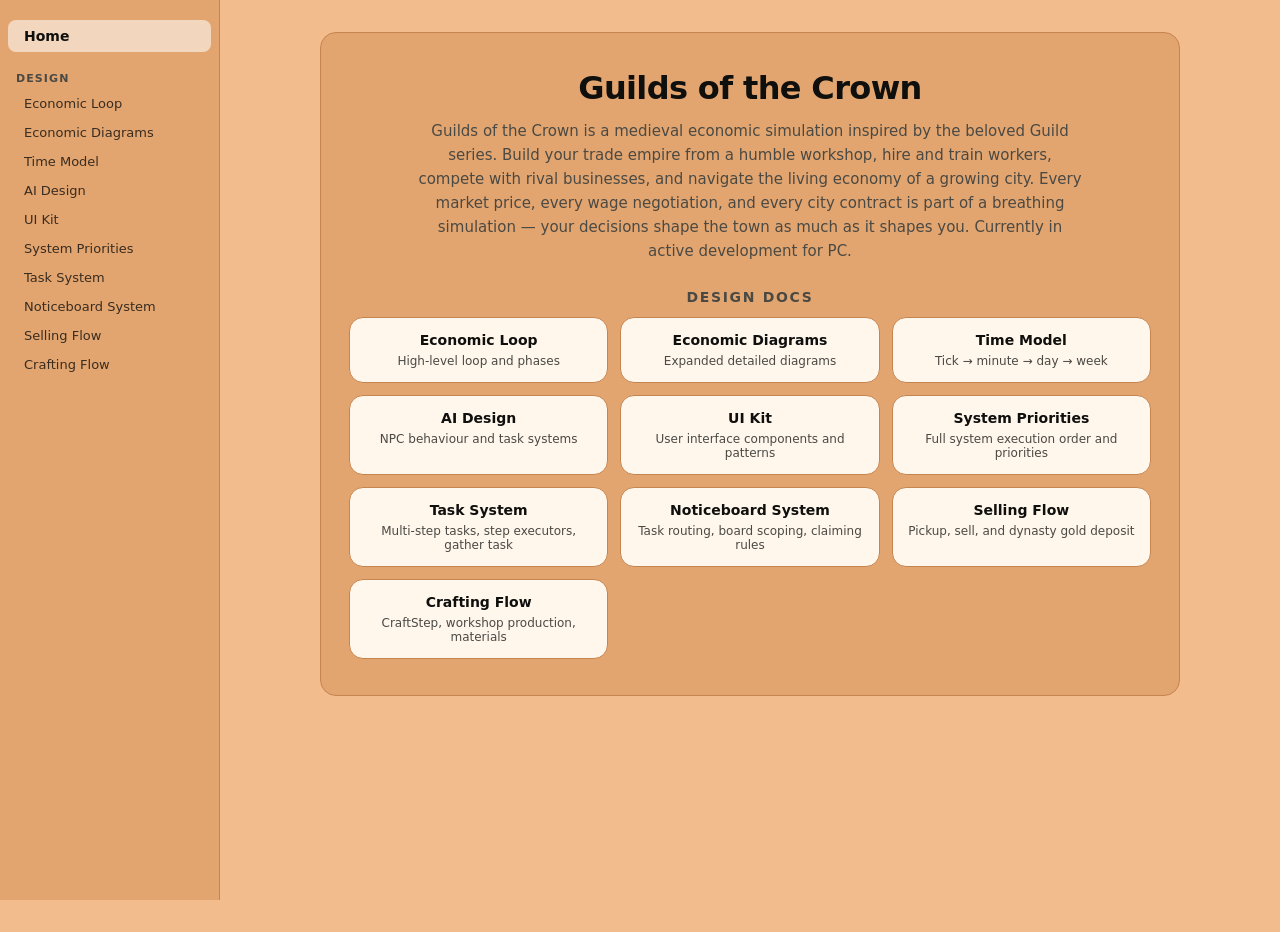
<file: index.html>
<!doctype html>
<html>
  <head>
    <meta charset="utf-8" />
    <meta name="viewport" content="width=device-width,initial-scale=1" />
    <title>Guilds of the Crown</title>
    <link rel="stylesheet" href="./assets/theme.css" />
    <link rel="stylesheet" href="./assets/site.css" />
    <link rel="stylesheet" href="./assets/nav.css" />
  </head>

  <body>
    <div id="content">
    <main class="home">
      <h1>Guilds of the Crown</h1>

      <p class="about">
        Guilds of the Crown is a medieval economic simulation inspired by the beloved Guild series. Build your trade empire from a humble workshop, hire and train workers, compete with rival businesses, and navigate the living economy of a growing city. Every market price, every wage negotiation, and every city contract is part of a breathing simulation — your decisions shape the town as much as it shapes you. Currently in active development for PC.
      </p>

      <h2>Design docs</h2>

      <div class="grid">
        <a class="card" href="./design/guild_economic_loop.html">
          <div class="card-title">Economic Loop</div>
          <div class="card-sub">High-level loop and phases</div>
        </a>

        <a class="card" href="./design/guild_economic_loop_detailed.html">
          <div class="card-title">Economic Diagrams</div>
          <div class="card-sub">Expanded detailed diagrams</div>
        </a>

        <a class="card" href="./design/guild_time_model.html">
          <div class="card-title">Time Model</div>
          <div class="card-sub">Tick → minute → day → week</div>
        </a>

<a class="card" href="./design/guild_ai_design.html">
            <div class="card-title">AI Design</div>
            <div class="card-sub">NPC behaviour and task systems</div>
          </a>

          <a class="card" href="./design/guild_ui_kit.html">
            <div class="card-title">UI Kit</div>
            <div class="card-sub">User interface components and patterns</div>
          </a>

          <a class="card" href="./design/guild_task_system_priority.html">
            <div class="card-title">System Priorities</div>
            <div class="card-sub">Full system execution order and priorities</div>
          </a>

          <a class="card" href="./design/guild_task_system.html">
            <div class="card-title">Task System</div>
            <div class="card-sub">Multi-step tasks, step executors, gather task</div>
          </a>

          <a class="card" href="./design/guild_task_noticeboard_system.html">
            <div class="card-title">Noticeboard System</div>
            <div class="card-sub">Task routing, board scoping, claiming rules</div>
          </a>

          <a class="card" href="./design/guild_task_selling.html">
            <div class="card-title">Selling Flow</div>
            <div class="card-sub">Pickup, sell, and dynasty gold deposit</div>
          </a>

          <a class="card" href="./design/guild_task_crafting.html">
            <div class="card-title">Crafting Flow</div>
            <div class="card-sub">CraftStep, workshop production, materials</div>
          </a>
        </div>
    </main>
    </div>
    <script src="./assets/nav.js"></script>
  </body>
</html>
</file>
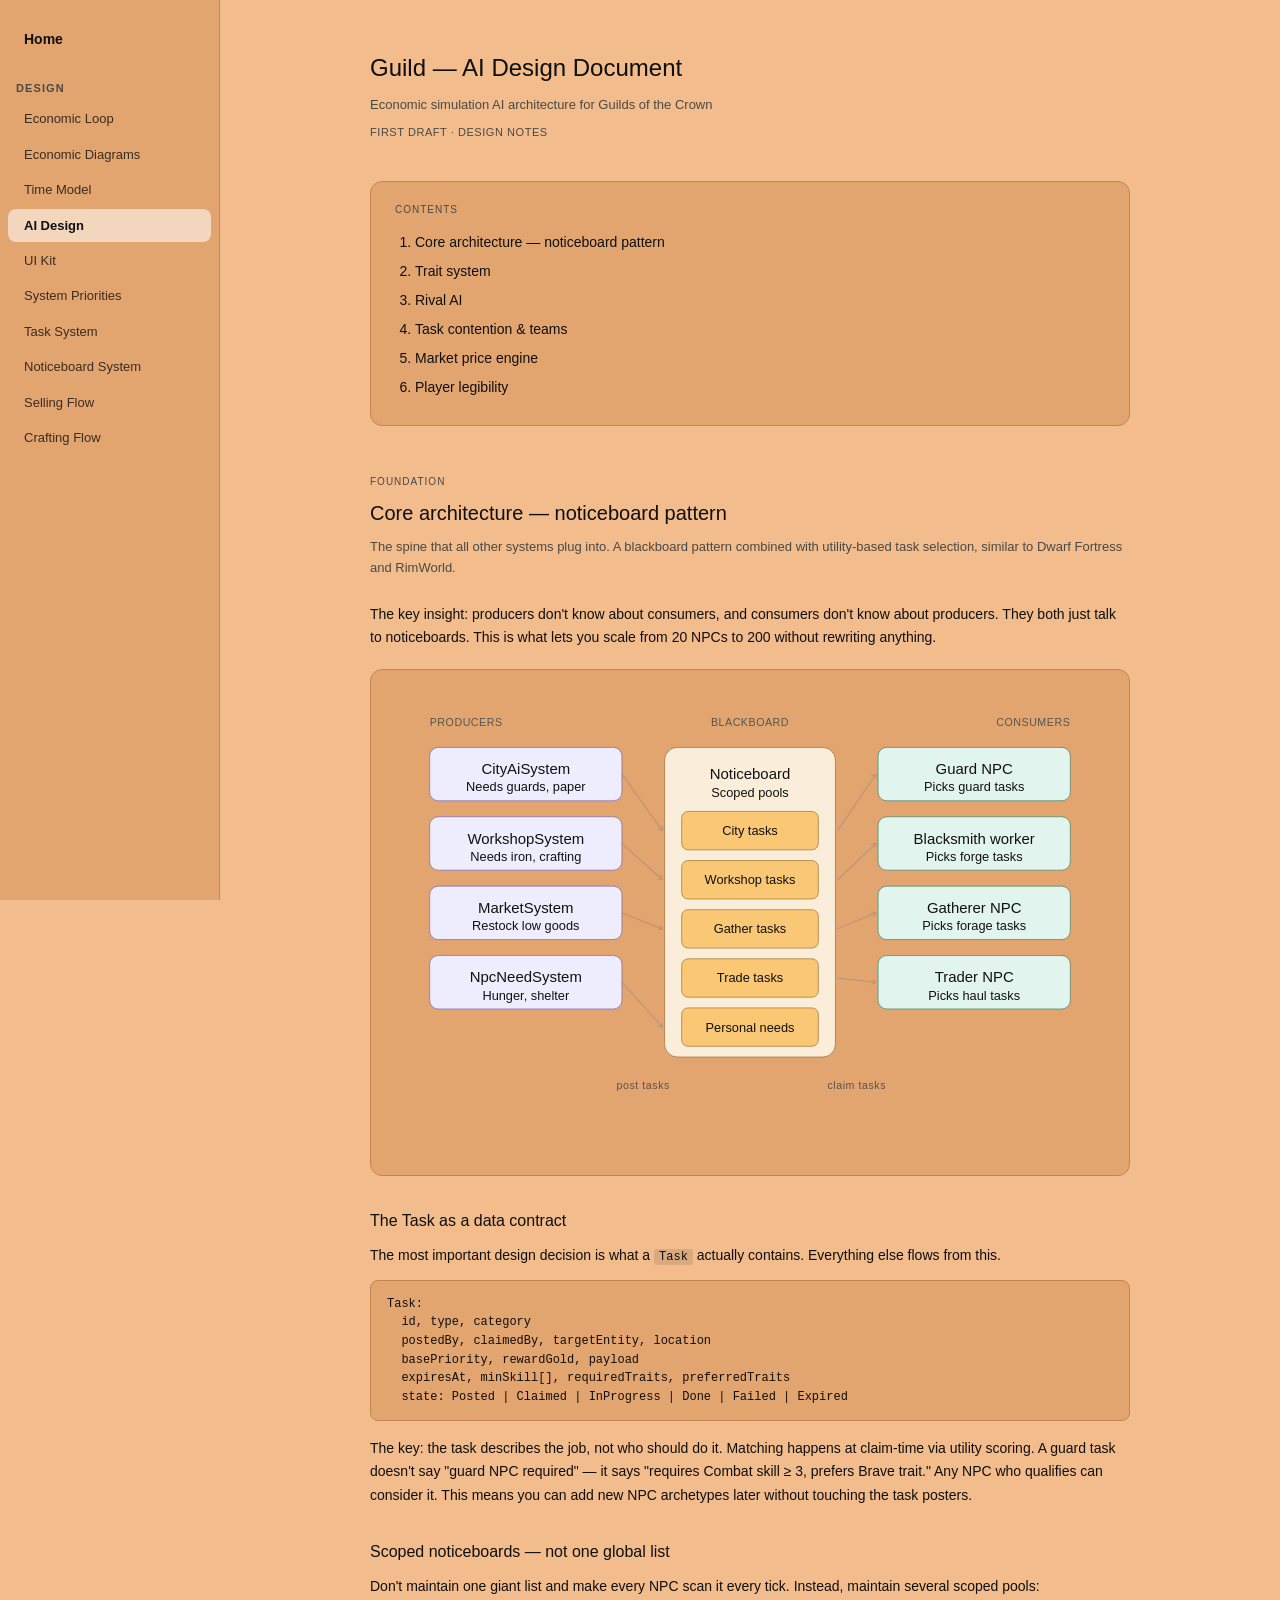
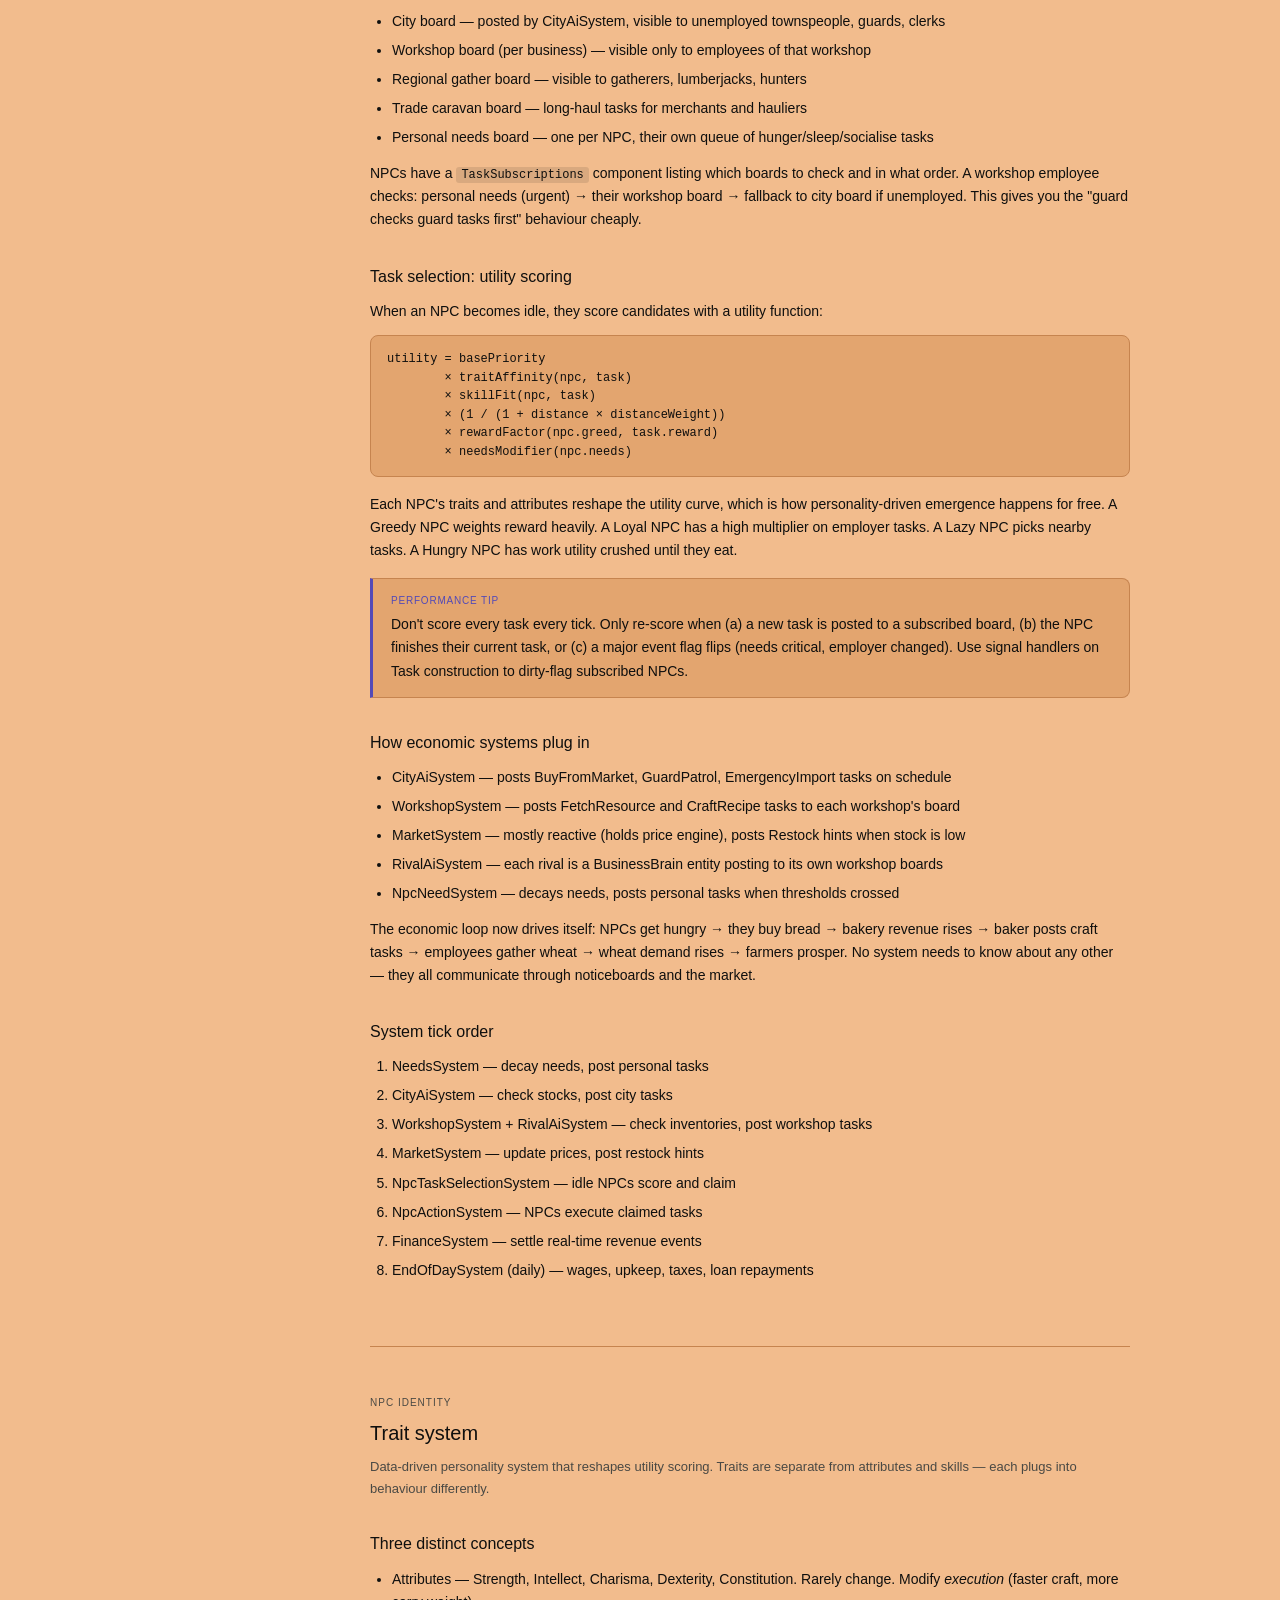
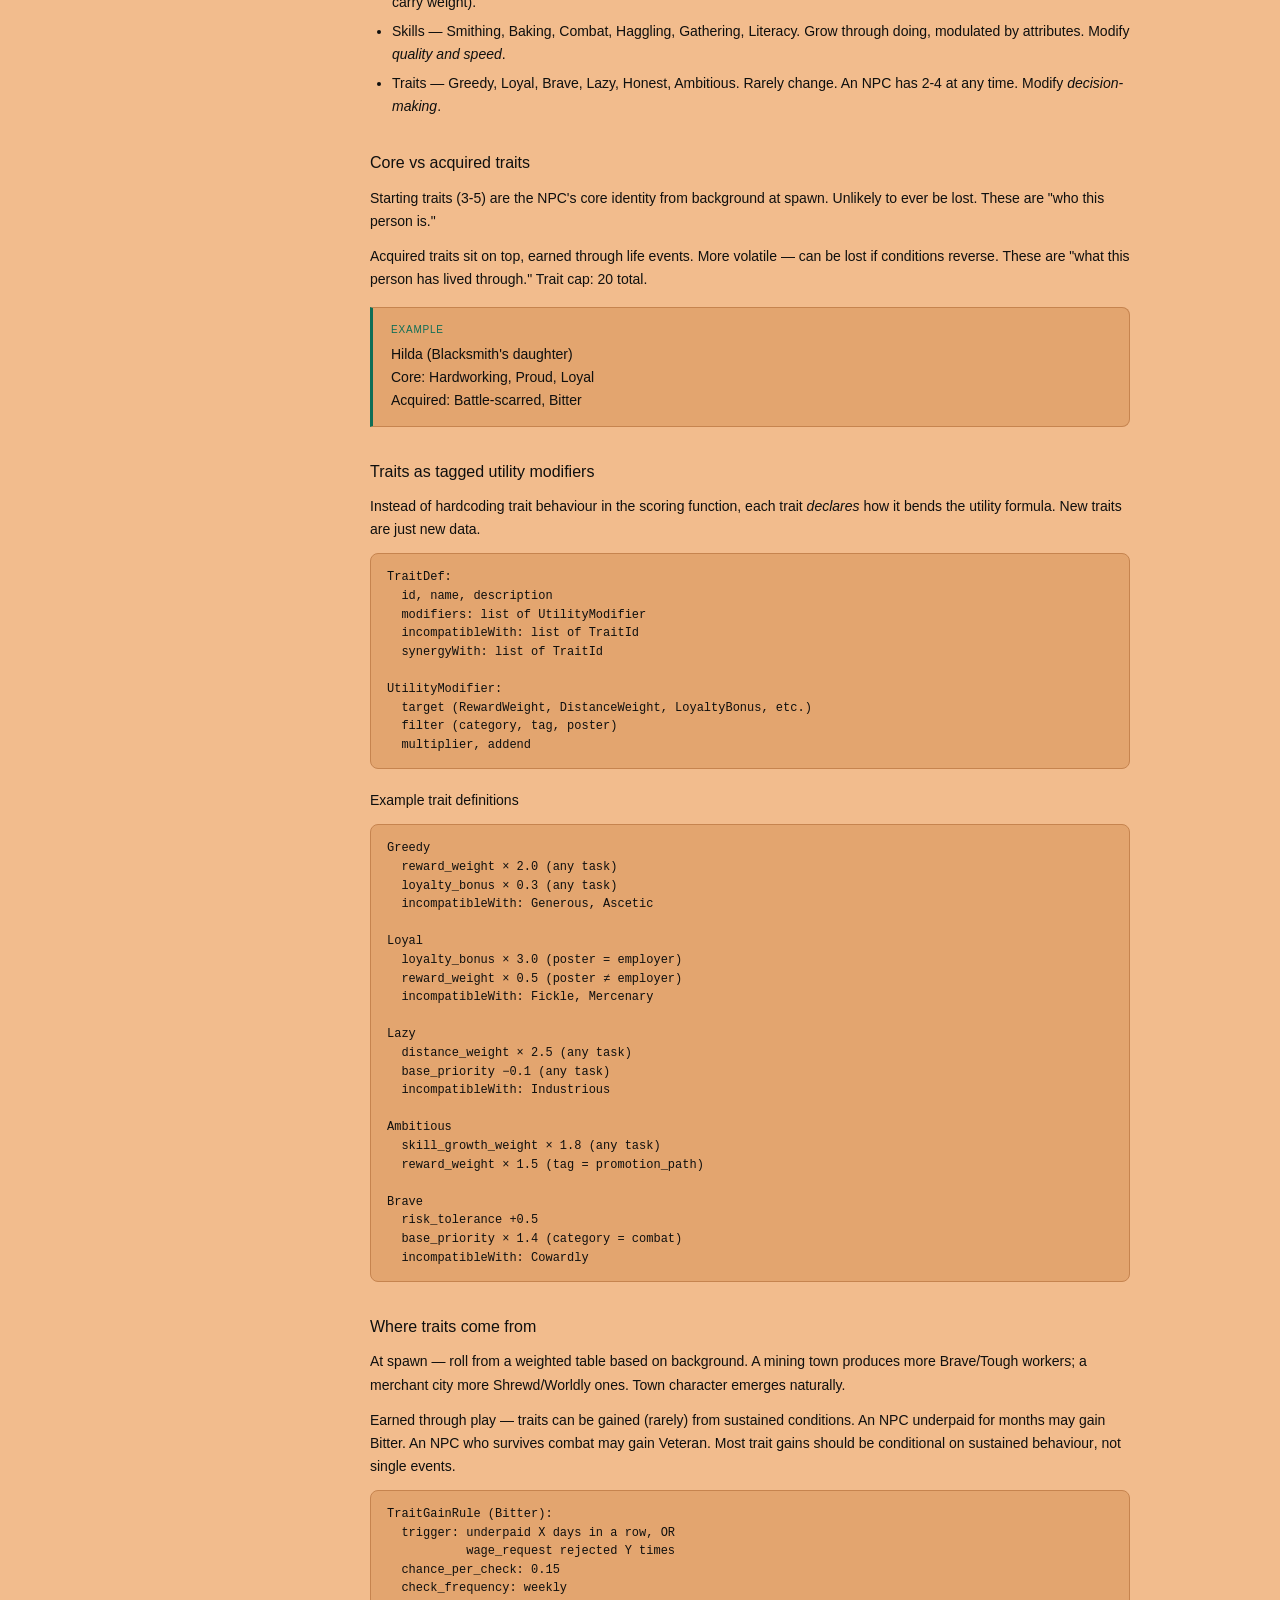
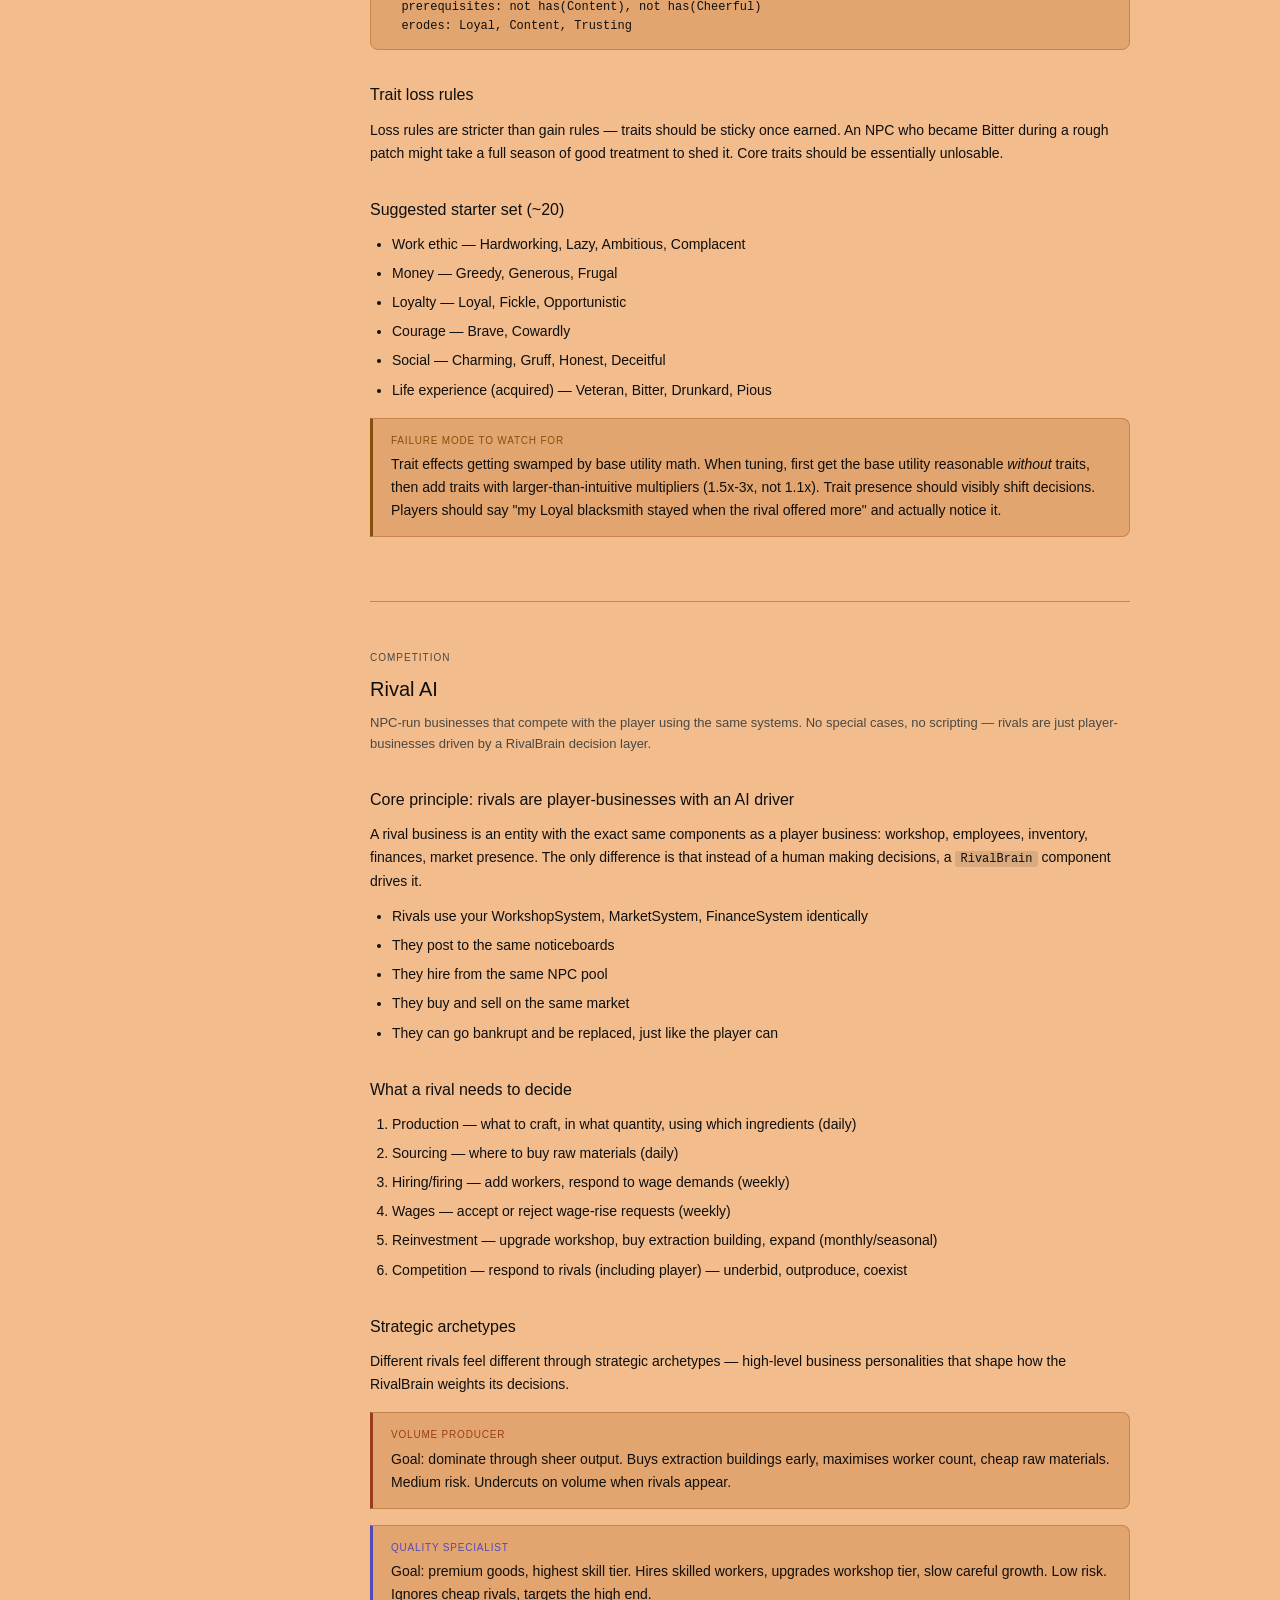
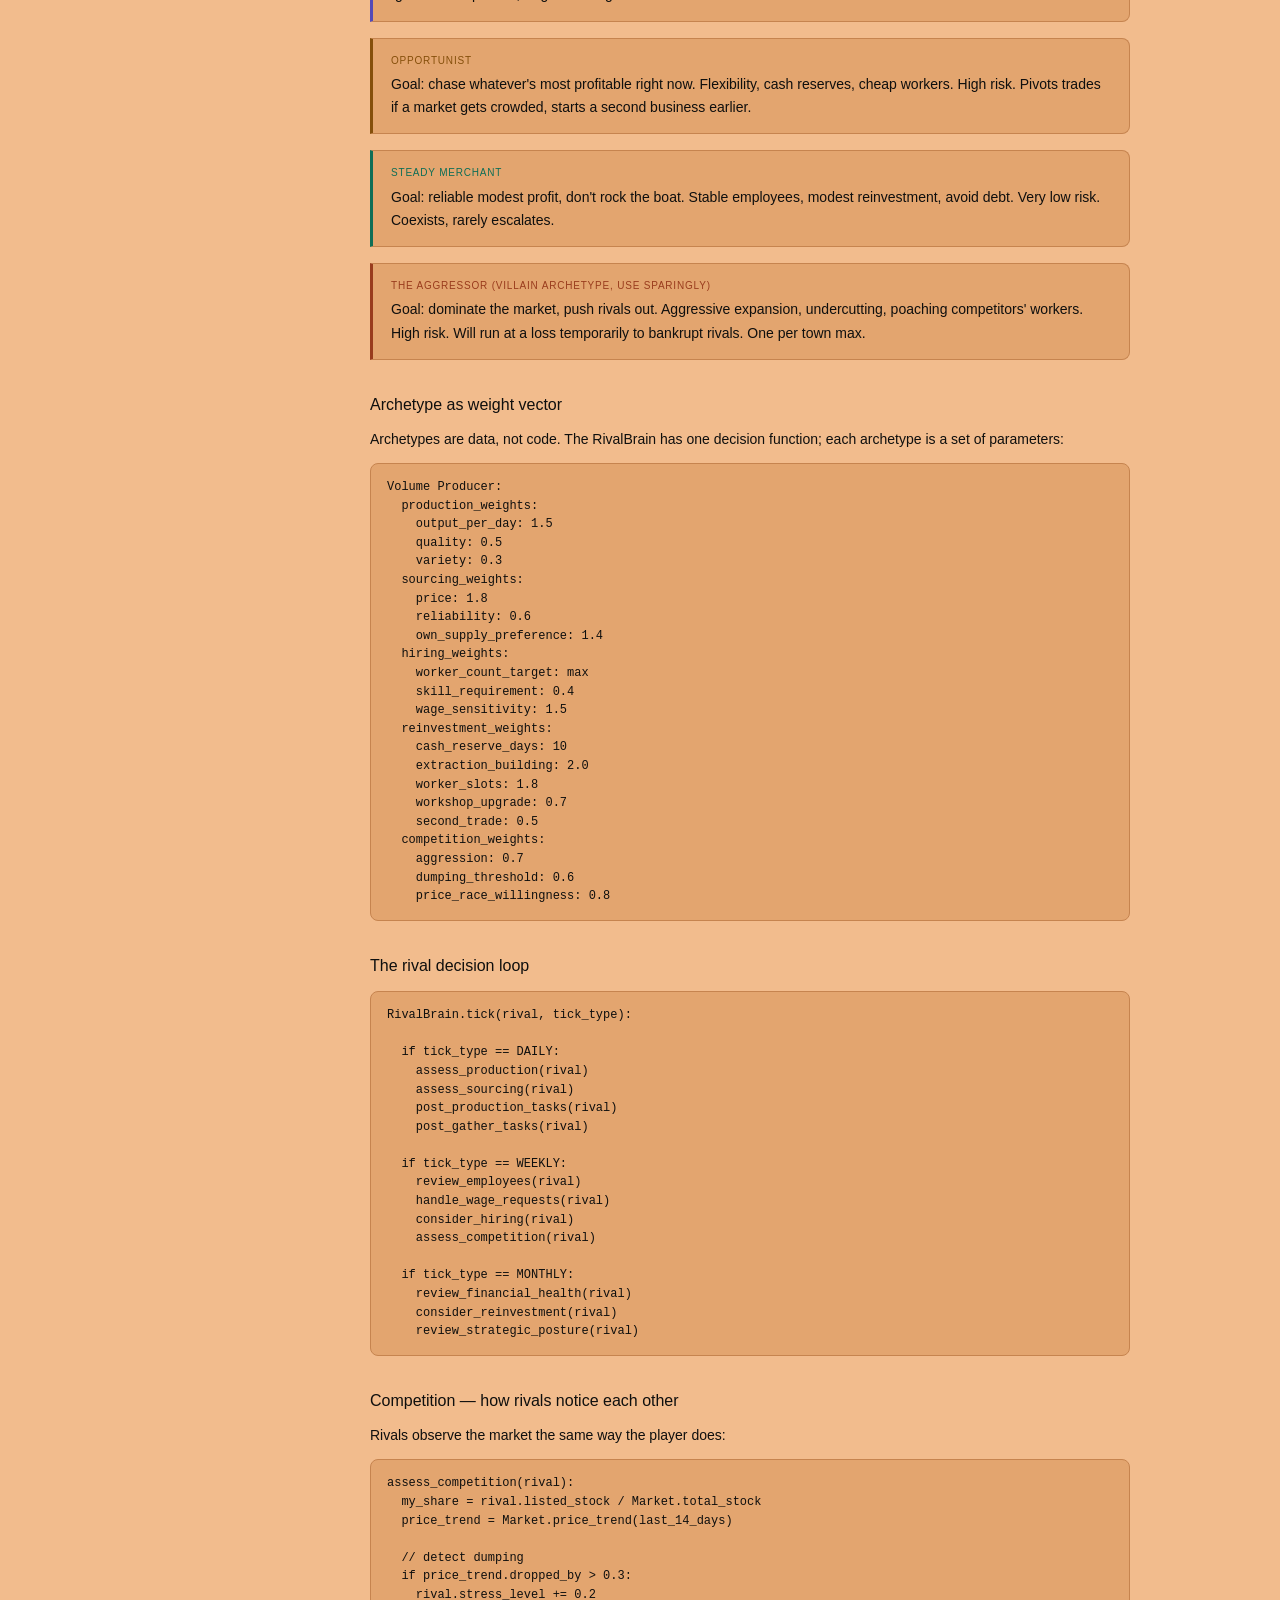
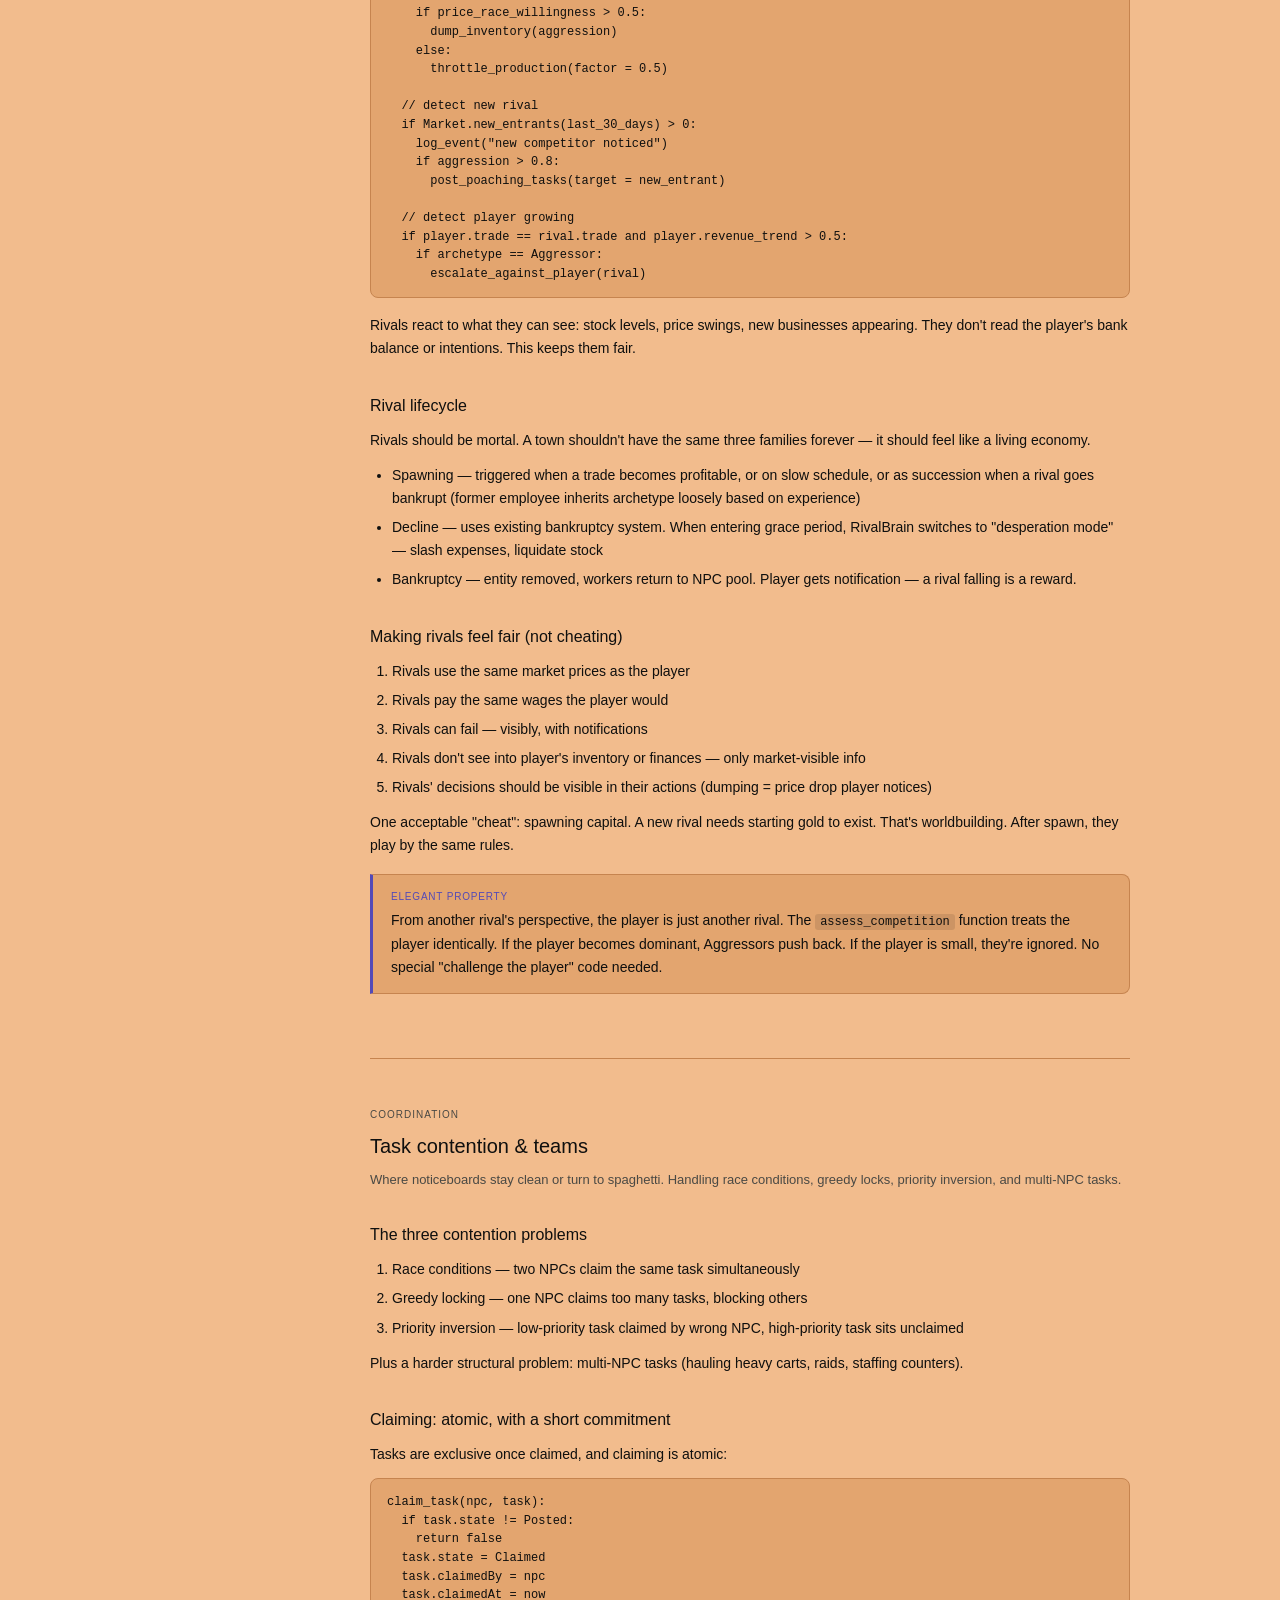
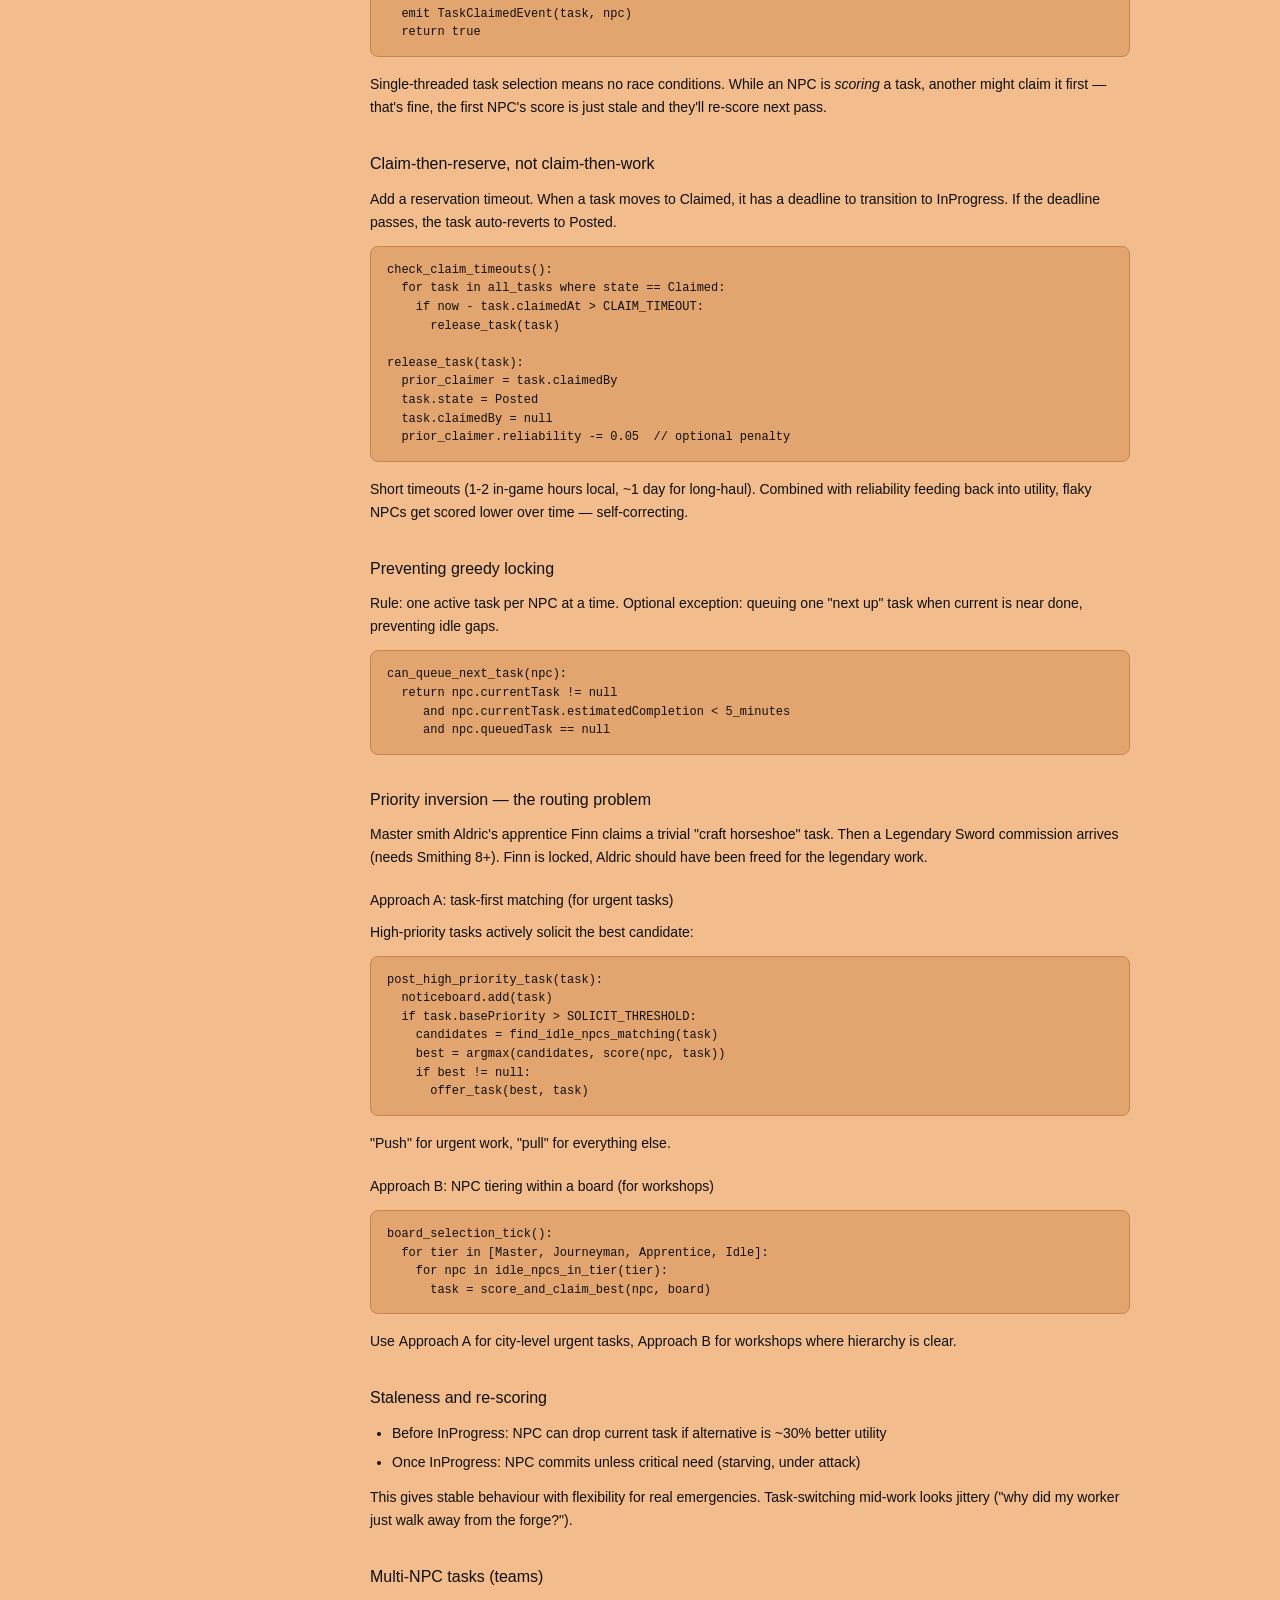
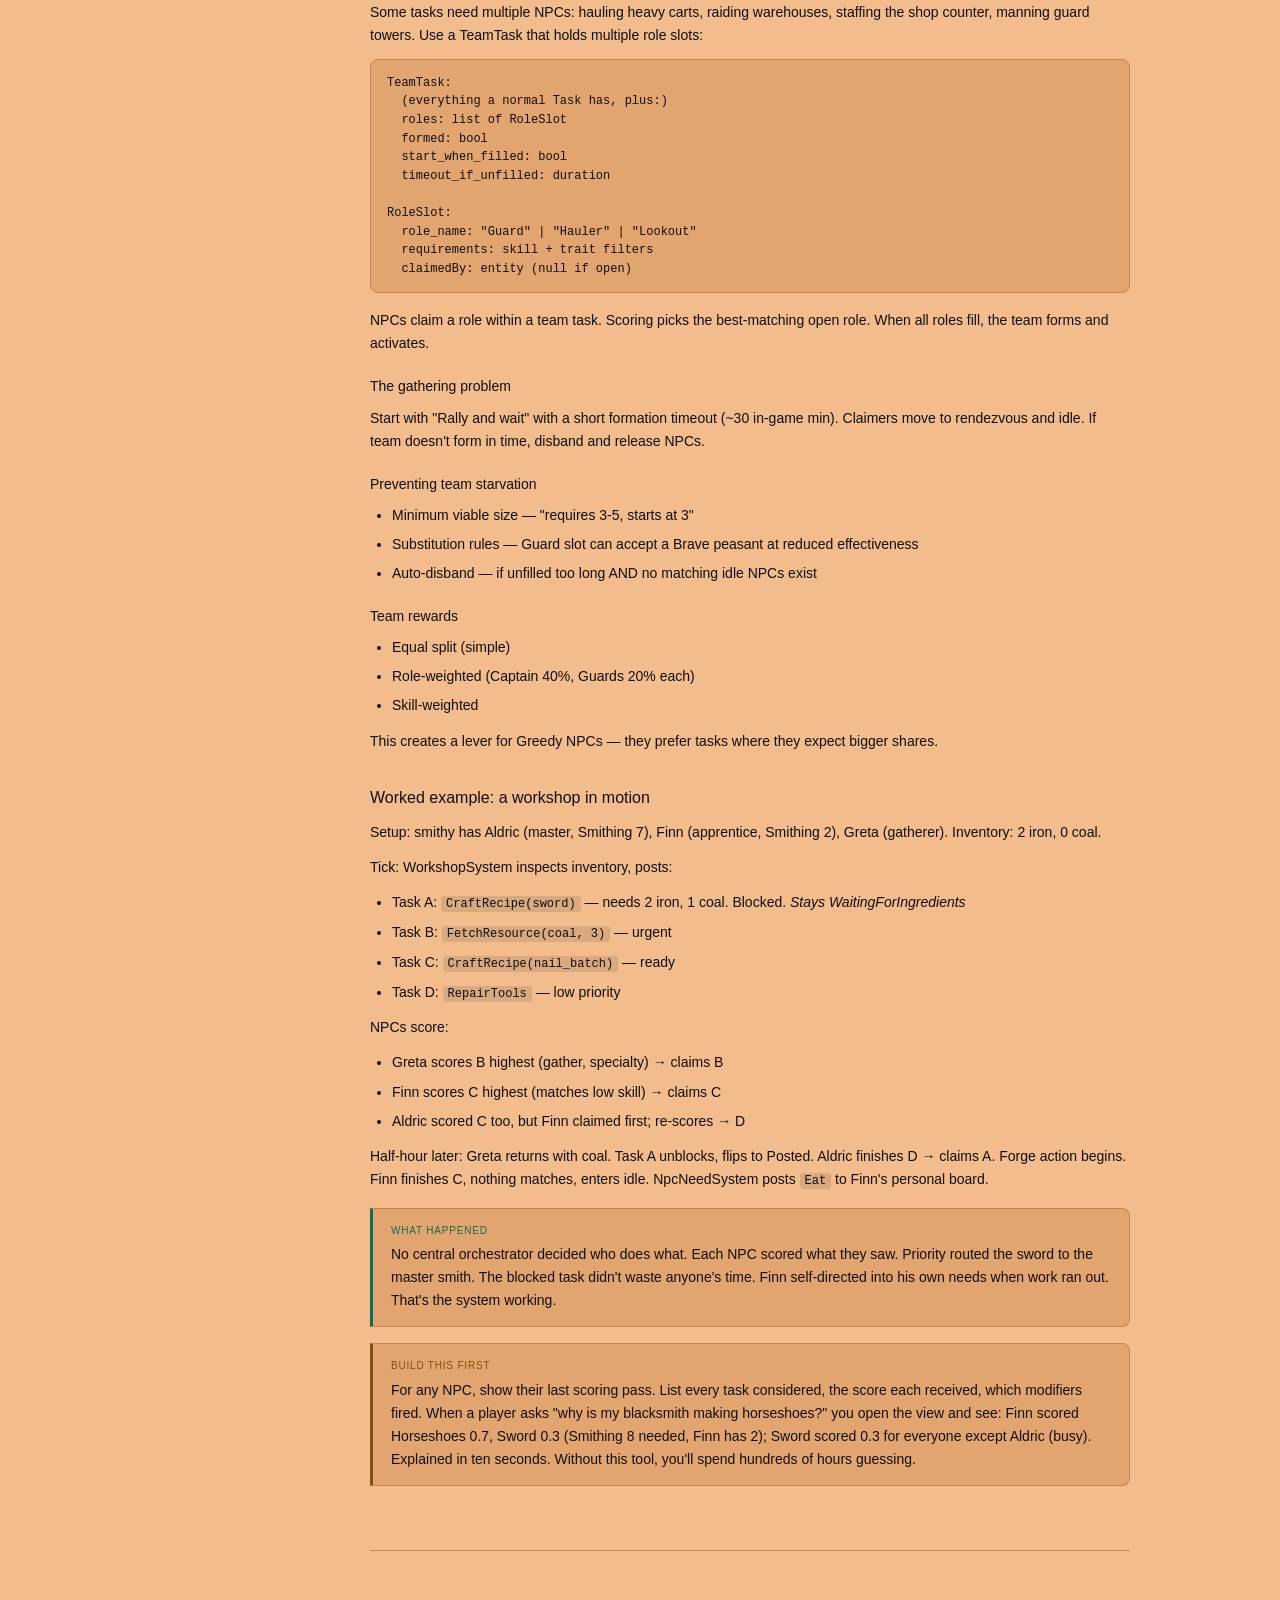
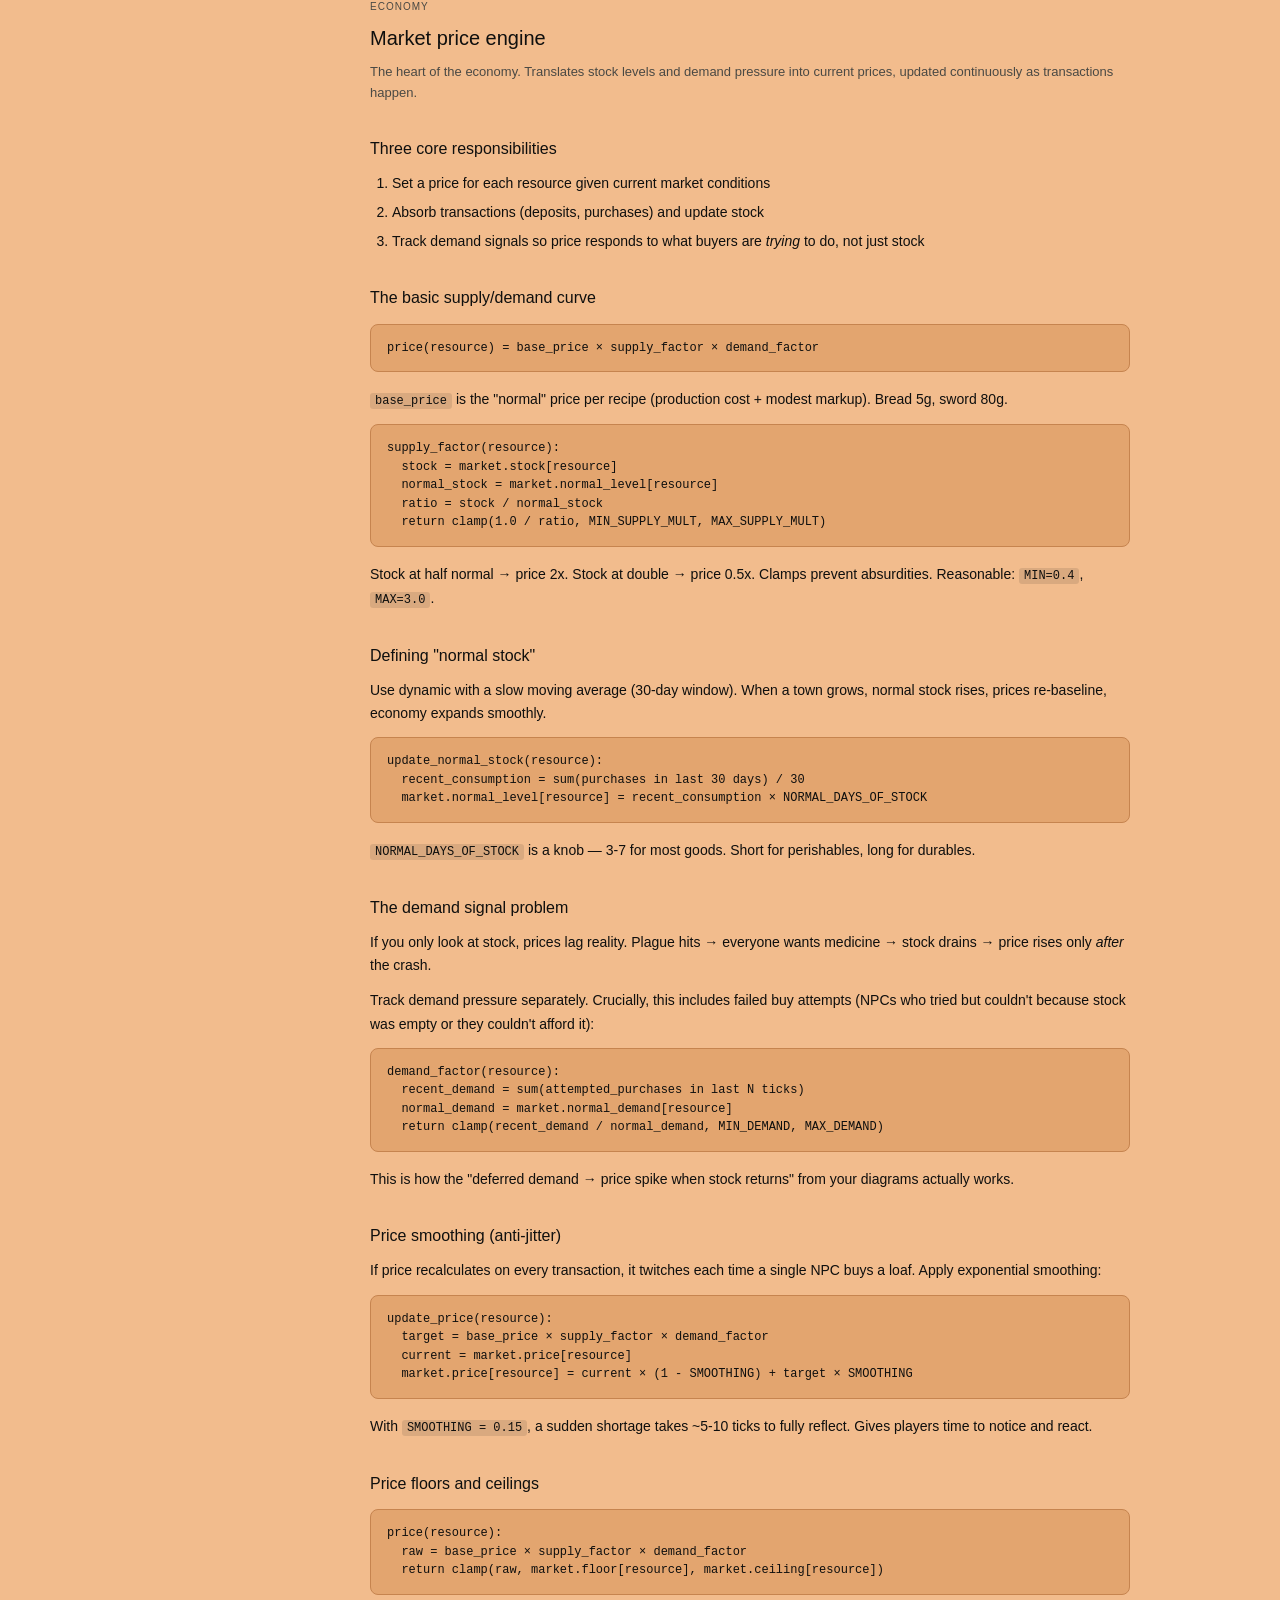
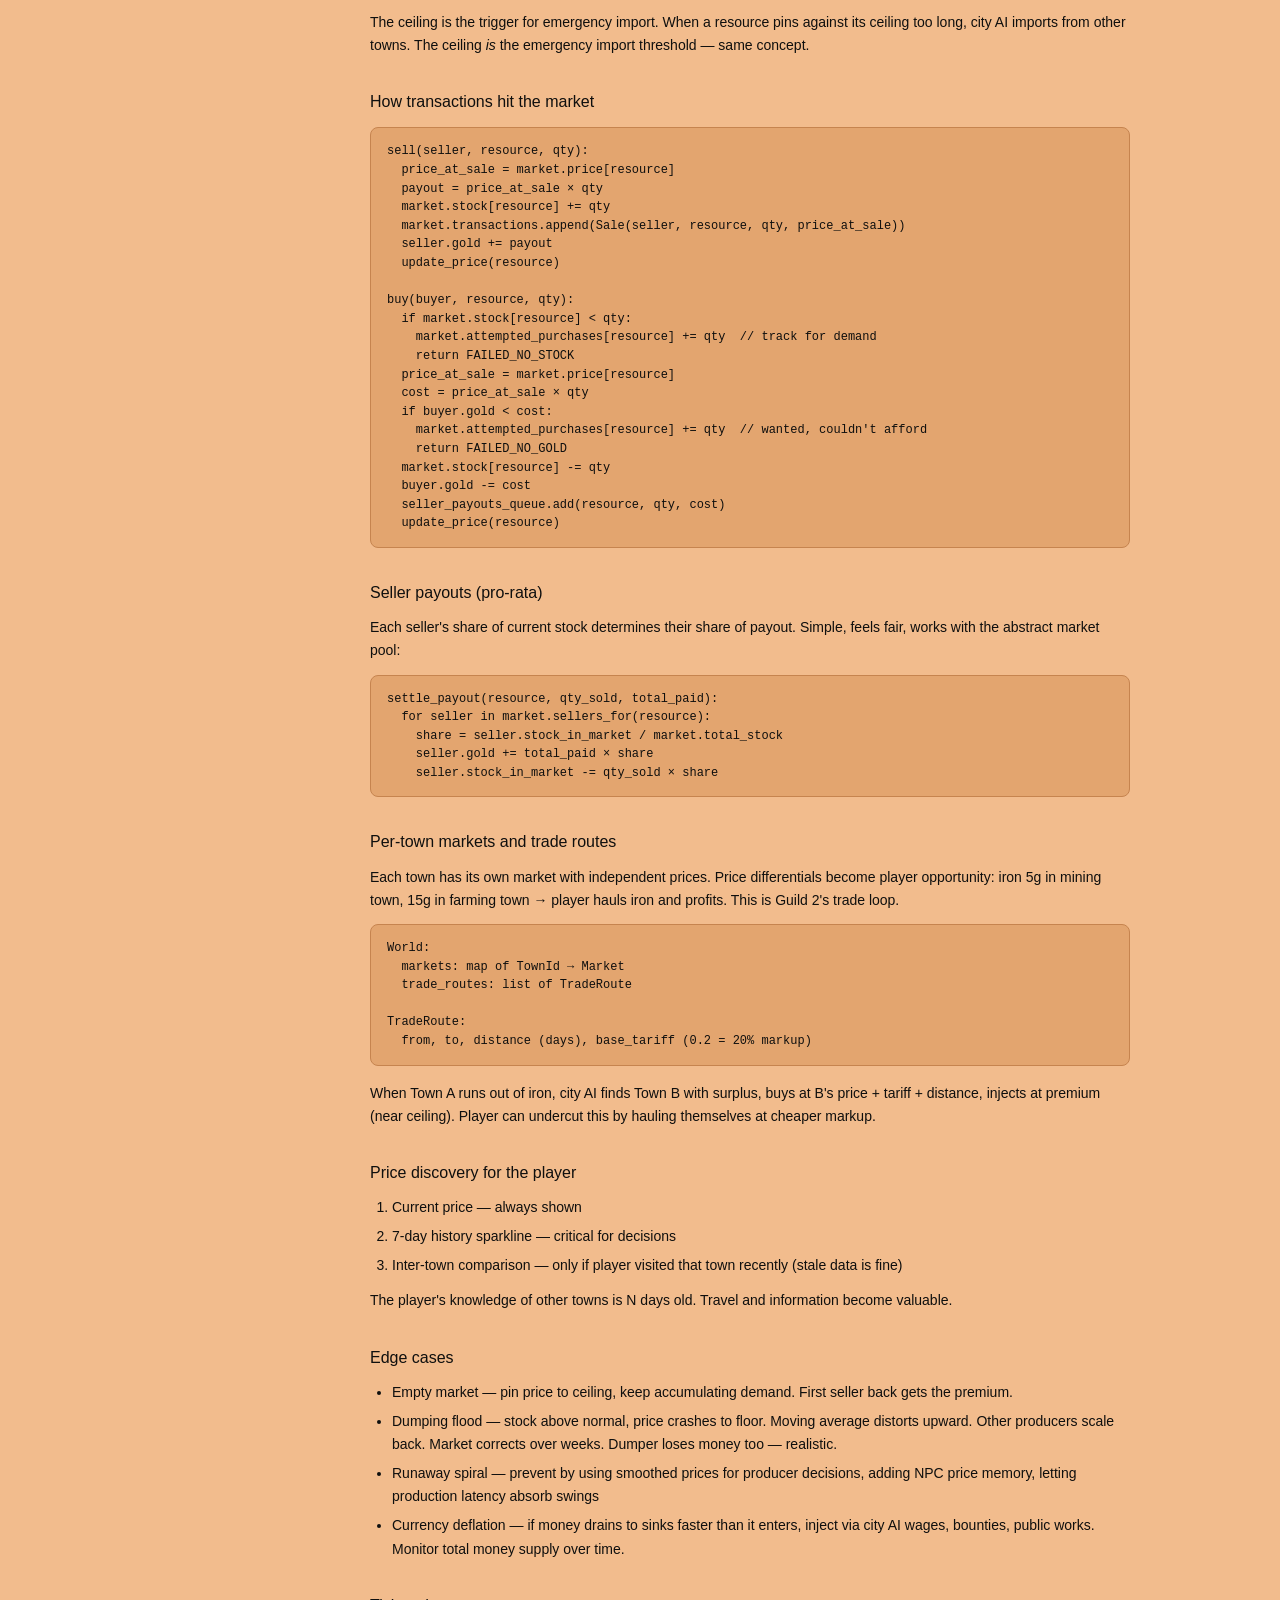
<file: design/guild_ai_design.html>
<!DOCTYPE html>
<html lang="en">
<head>
  <meta charset="UTF-8">
  <meta name="viewport" content="width=device-width, initial-scale=1.0">
  <title>Guild — AI Design Document</title>
  <link rel="stylesheet" href="../assets/theme.css" />
  <link rel="stylesheet" href="../assets/nav.css" />
  <style>
    body {
      font-family: sans-serif;
      background: var(--bg);
      margin: 0;
      padding: 48px 16px;
      color: var(--text);
      line-height: 1.65;
    }
    .page {
      max-width: 760px;
      margin: 0 auto;
    }
    h1 {
      font-size: 24px;
      font-weight: 500;
      color: var(--text);
      margin: 0 0 6px 0;
    }
    .subtitle {
      font-size: 13px;
      color: var(--muted);
      margin-bottom: 8px;
    }
    .meta {
      font-size: 11px;
      color: var(--muted);
      letter-spacing: 0.05em;
      margin-bottom: 40px;
    }
    .toc {
      background: var(--panel);
      border: 1px solid var(--border);
      border-radius: 12px;
      padding: 20px 24px;
      margin-bottom: 48px;
    }
    .toc-title {
      font-size: 10px;
      font-weight: 500;
      letter-spacing: 0.1em;
      color: var(--muted);
      text-transform: uppercase;
      margin-bottom: 12px;
    }
    .toc ol {
      margin: 0;
      padding-left: 20px;
      font-size: 14px;
    }
    .toc li {
      margin-bottom: 6px;
      color: var(--text);
    }
    .toc a {
      color: var(--text);
      text-decoration: none;
    }
    .toc a:hover {
      color: var(--link);
      text-decoration: underline;
    }
    .section {
      margin-bottom: 64px;
    }
    .section-label {
      font-size: 10px;
      font-weight: 500;
      letter-spacing: 0.1em;
      color: var(--muted);
      text-transform: uppercase;
      margin-bottom: 6px;
    }
    h2 {
      font-size: 20px;
      font-weight: 500;
      color: var(--text);
      margin: 0 0 6px 0;
      scroll-margin-top: 24px;
    }
    .section-desc {
      font-size: 13px;
      color: var(--muted);
      margin-bottom: 24px;
    }
    h3 {
      font-size: 16px;
      font-weight: 500;
      color: var(--text);
      margin: 32px 0 10px 0;
    }
    h4 {
      font-size: 14px;
      font-weight: 500;
      color: var(--text);
      margin: 20px 0 8px 0;
    }
    p {
      font-size: 14px;
      color: var(--text);
      margin: 0 0 12px 0;
    }
    ul, ol {
      font-size: 14px;
      color: var(--text);
      margin: 0 0 12px 0;
      padding-left: 22px;
    }
    li {
      margin-bottom: 6px;
    }
    strong {
      font-weight: 500;
      color: var(--text);
    }
    code {
      font-family: ui-monospace, SFMono-Regular, Menlo, Consolas, monospace;
      font-size: 12px;
      background: rgba(0, 0, 0, 0.1);
      padding: 1px 5px;
      border-radius: 3px;
      color: var(--text);
    }
    pre {
      background: var(--panel);
      border: 1px solid var(--border);
      border-radius: 8px;
      padding: 14px 16px;
      overflow-x: auto;
      font-family: ui-monospace, SFMono-Regular, Menlo, Consolas, monospace;
      font-size: 12px;
      line-height: 1.55;
      color: var(--text);
      margin: 12px 0 16px 0;
    }
    pre code {
      background: transparent;
      padding: 0;
      color: inherit;
      font-size: inherit;
    }
    .callout {
      background: var(--panel);
      border: 1px solid var(--border);
      border-radius: 8px;
      padding: 14px 18px;
      margin: 16px 0;
    }
    .callout-purple { border-left: 3px solid #534AB7; border-radius: 0 8px 8px 0; }
    .callout-teal   { border-left: 3px solid #0F6E56; border-radius: 0 8px 8px 0; }
    .callout-amber  { border-left: 3px solid #854F0B; border-radius: 0 8px 8px 0; }
    .callout-coral  { border-left: 3px solid #993C1D; border-radius: 0 8px 8px 0; }
    .callout-label {
      font-size: 10px;
      font-weight: 500;
      letter-spacing: 0.08em;
      text-transform: uppercase;
      margin-bottom: 4px;
    }
    .callout-purple .callout-label { color: #534AB7; }
    .callout-teal .callout-label   { color: #0F6E56; }
    .callout-amber .callout-label  { color: #854F0B; }
    .callout-coral .callout-label  { color: #993C1D; }
    .callout p:last-child { margin-bottom: 0; }
    .divider {
      border: none;
      border-top: 1px solid var(--border);
      margin: 48px 0;
    }
    .diagram {
      background: var(--panel);
      border: 1px solid var(--border);
      border-radius: 12px;
      padding: 24px 16px;
      margin: 20px 0 24px 0;
    }
    .th      { font-size: 14px; font-weight: 500; fill: #111110; }
    .ts      { font-size: 12px; font-weight: 400; fill: #111110; }
    .th-teal { font-size: 14px; font-weight: 500; fill: #111110; }
    .ts-teal { font-size: 12px; font-weight: 400; fill: #111110; }
    .th-amber{ font-size: 14px; font-weight: 500; fill: #111110; }
    .ts-amber{ font-size: 12px; font-weight: 400; fill: #111110; }
    .th-coral{ font-size: 14px; font-weight: 500; fill: #111110; }
    .ts-coral{ font-size: 12px; font-weight: 400; fill: #111110; }
    .th-gray { font-size: 14px; font-weight: 500; fill: #111110; }
    .label   { font-size: 10px; fill: #555552; letter-spacing: 0.05em; }
    table {
      width: 100%;
      border-collapse: collapse;
      font-size: 13px;
      margin: 12px 0 16px 0;
    }
    th, td {
      text-align: left;
      padding: 8px 12px;
      border-bottom: 1px solid var(--border);
      color: var(--text);
    }
    th {
      font-weight: 500;
      color: var(--text);
      background: var(--panel);
      font-size: 12px;
    }
    td code {
      font-size: 11px;
    }
  </style>
</head>
<body>
<div id="content">
<div class="page">

  <h1>Guild — AI Design Document</h1>
  <p class="subtitle">Economic simulation AI architecture for Guilds of the Crown</p>
  <p class="meta">FIRST DRAFT · DESIGN NOTES</p>

  <div class="toc">
    <div class="toc-title">Contents</div>
    <ol>
      <li><a href="#architecture">Core architecture — noticeboard pattern</a></li>
      <li><a href="#traits">Trait system</a></li>
      <li><a href="#rivals">Rival AI</a></li>
      <li><a href="#contention">Task contention &amp; teams</a></li>
      <li><a href="#market">Market price engine</a></li>
      <li><a href="#legibility">Player legibility</a></li>
    </ol>
  </div>

  <!-- ═══════════════════════════════════════════════
       1. ARCHITECTURE
  ═══════════════════════════════════════════════ -->
  <div class="section" id="architecture">
    <div class="section-label">Foundation</div>
    <h2>Core architecture — noticeboard pattern</h2>
    <p class="section-desc">The spine that all other systems plug into. A blackboard pattern combined with utility-based task selection, similar to Dwarf Fortress and RimWorld.</p>

    <p>The key insight: <strong>producers don't know about consumers, and consumers don't know about producers</strong>. They both just talk to noticeboards. This is what lets you scale from 20 NPCs to 200 without rewriting anything.</p>

    <div class="diagram">
      <svg width="100%" viewBox="0 0 680 420" xmlns="http://www.w3.org/2000/svg">
      <defs>
        <marker id="arrow1" viewBox="0 0 10 10" refX="8" refY="5" markerWidth="6" markerHeight="6" orient="auto-start-reverse">
          <path d="M2 1L8 5L2 9" fill="none" stroke="context-stroke" stroke-width="1.5" stroke-linecap="round" stroke-linejoin="round"/>
        </marker>
      </defs>
      <text class="label" x="40" y="30">PRODUCERS</text>
      <text class="label" x="340" y="30" text-anchor="middle">BLACKBOARD</text>
      <text class="label" x="640" y="30" text-anchor="end">CONSUMERS</text>

      <rect x="40" y="50" width="180" height="50" rx="8" fill="#EEEDFE" stroke="#534AB7" stroke-width="0.5"/>
      <text class="th" x="130" y="70" text-anchor="middle" dominant-baseline="central">CityAiSystem</text>
      <text class="ts" x="130" y="87" text-anchor="middle" dominant-baseline="central">Needs guards, paper</text>

      <rect x="40" y="115" width="180" height="50" rx="8" fill="#EEEDFE" stroke="#534AB7" stroke-width="0.5"/>
      <text class="th" x="130" y="135" text-anchor="middle" dominant-baseline="central">WorkshopSystem</text>
      <text class="ts" x="130" y="152" text-anchor="middle" dominant-baseline="central">Needs iron, crafting</text>

      <rect x="40" y="180" width="180" height="50" rx="8" fill="#EEEDFE" stroke="#534AB7" stroke-width="0.5"/>
      <text class="th" x="130" y="200" text-anchor="middle" dominant-baseline="central">MarketSystem</text>
      <text class="ts" x="130" y="217" text-anchor="middle" dominant-baseline="central">Restock low goods</text>

      <rect x="40" y="245" width="180" height="50" rx="8" fill="#EEEDFE" stroke="#534AB7" stroke-width="0.5"/>
      <text class="th" x="130" y="265" text-anchor="middle" dominant-baseline="central">NpcNeedSystem</text>
      <text class="ts" x="130" y="282" text-anchor="middle" dominant-baseline="central">Hunger, shelter</text>

      <rect x="260" y="50" width="160" height="290" rx="12" fill="#FAEEDA" stroke="#854F0B" stroke-width="0.5"/>
      <text class="th-amber" x="340" y="74" text-anchor="middle" dominant-baseline="central">Noticeboard</text>
      <text class="ts-amber" x="340" y="92" text-anchor="middle" dominant-baseline="central">Scoped pools</text>
      <rect x="276" y="110" width="128" height="36" rx="6" fill="#FAC775" stroke="#854F0B" stroke-width="0.5"/>
      <text class="ts-amber" x="340" y="128" text-anchor="middle" dominant-baseline="central">City tasks</text>
      <rect x="276" y="156" width="128" height="36" rx="6" fill="#FAC775" stroke="#854F0B" stroke-width="0.5"/>
      <text class="ts-amber" x="340" y="174" text-anchor="middle" dominant-baseline="central">Workshop tasks</text>
      <rect x="276" y="202" width="128" height="36" rx="6" fill="#FAC775" stroke="#854F0B" stroke-width="0.5"/>
      <text class="ts-amber" x="340" y="220" text-anchor="middle" dominant-baseline="central">Gather tasks</text>
      <rect x="276" y="248" width="128" height="36" rx="6" fill="#FAC775" stroke="#854F0B" stroke-width="0.5"/>
      <text class="ts-amber" x="340" y="266" text-anchor="middle" dominant-baseline="central">Trade tasks</text>
      <rect x="276" y="294" width="128" height="36" rx="6" fill="#FAC775" stroke="#854F0B" stroke-width="0.5"/>
      <text class="ts-amber" x="340" y="312" text-anchor="middle" dominant-baseline="central">Personal needs</text>

      <rect x="460" y="50" width="180" height="50" rx="8" fill="#E1F5EE" stroke="#0F6E56" stroke-width="0.5"/>
      <text class="th-teal" x="550" y="70" text-anchor="middle" dominant-baseline="central">Guard NPC</text>
      <text class="ts-teal" x="550" y="87" text-anchor="middle" dominant-baseline="central">Picks guard tasks</text>

      <rect x="460" y="115" width="180" height="50" rx="8" fill="#E1F5EE" stroke="#0F6E56" stroke-width="0.5"/>
      <text class="th-teal" x="550" y="135" text-anchor="middle" dominant-baseline="central">Blacksmith worker</text>
      <text class="ts-teal" x="550" y="152" text-anchor="middle" dominant-baseline="central">Picks forge tasks</text>

      <rect x="460" y="180" width="180" height="50" rx="8" fill="#E1F5EE" stroke="#0F6E56" stroke-width="0.5"/>
      <text class="th-teal" x="550" y="200" text-anchor="middle" dominant-baseline="central">Gatherer NPC</text>
      <text class="ts-teal" x="550" y="217" text-anchor="middle" dominant-baseline="central">Picks forage tasks</text>

      <rect x="460" y="245" width="180" height="50" rx="8" fill="#E1F5EE" stroke="#0F6E56" stroke-width="0.5"/>
      <text class="th-teal" x="550" y="265" text-anchor="middle" dominant-baseline="central">Trader NPC</text>
      <text class="ts-teal" x="550" y="282" text-anchor="middle" dominant-baseline="central">Picks haul tasks</text>

      <line x1="220" y1="75" x2="258" y2="128" stroke="#888780" stroke-width="1" opacity="0.5" marker-end="url(#arrow1)"/>
      <line x1="220" y1="140" x2="258" y2="174" stroke="#888780" stroke-width="1" opacity="0.5" marker-end="url(#arrow1)"/>
      <line x1="220" y1="205" x2="258" y2="220" stroke="#888780" stroke-width="1" opacity="0.5" marker-end="url(#arrow1)"/>
      <line x1="220" y1="270" x2="258" y2="312" stroke="#888780" stroke-width="1" opacity="0.5" marker-end="url(#arrow1)"/>

      <line x1="422" y1="128" x2="458" y2="75" stroke="#888780" stroke-width="1" opacity="0.5" marker-end="url(#arrow1)"/>
      <line x1="422" y1="174" x2="458" y2="140" stroke="#888780" stroke-width="1" opacity="0.5" marker-end="url(#arrow1)"/>
      <line x1="422" y1="220" x2="458" y2="205" stroke="#888780" stroke-width="1" opacity="0.5" marker-end="url(#arrow1)"/>
      <line x1="422" y1="266" x2="458" y2="270" stroke="#888780" stroke-width="1" opacity="0.5" marker-end="url(#arrow1)"/>

      <text class="label" x="240" y="370" text-anchor="middle">post tasks</text>
      <text class="label" x="440" y="370" text-anchor="middle">claim tasks</text>
      </svg>
    </div>

    <h3>The Task as a data contract</h3>
    <p>The most important design decision is what a <code>Task</code> actually contains. Everything else flows from this.</p>

<pre><code>Task:
  id, type, category
  postedBy, claimedBy, targetEntity, location
  basePriority, rewardGold, payload
  expiresAt, minSkill[], requiredTraits, preferredTraits
  state: Posted | Claimed | InProgress | Done | Failed | Expired</code></pre>

    <p>The key: <strong>the task describes the job, not who should do it</strong>. Matching happens at claim-time via utility scoring. A guard task doesn't say "guard NPC required" — it says "requires Combat skill ≥ 3, prefers Brave trait." Any NPC who qualifies can consider it. This means you can add new NPC archetypes later without touching the task posters.</p>

    <h3>Scoped noticeboards — not one global list</h3>
    <p>Don't maintain one giant list and make every NPC scan it every tick. Instead, maintain several scoped pools:</p>
    <ul>
      <li><strong>City board</strong> — posted by CityAiSystem, visible to unemployed townspeople, guards, clerks</li>
      <li><strong>Workshop board (per business)</strong> — visible only to employees of that workshop</li>
      <li><strong>Regional gather board</strong> — visible to gatherers, lumberjacks, hunters</li>
      <li><strong>Trade caravan board</strong> — long-haul tasks for merchants and hauliers</li>
      <li><strong>Personal needs board</strong> — one per NPC, their own queue of hunger/sleep/socialise tasks</li>
    </ul>
    <p>NPCs have a <code>TaskSubscriptions</code> component listing which boards to check and in what order. A workshop employee checks: personal needs (urgent) → their workshop board → fallback to city board if unemployed. This gives you the "guard checks guard tasks first" behaviour cheaply.</p>

    <h3>Task selection: utility scoring</h3>
    <p>When an NPC becomes idle, they score candidates with a utility function:</p>

<pre><code>utility = basePriority
        × traitAffinity(npc, task)
        × skillFit(npc, task)
        × (1 / (1 + distance × distanceWeight))
        × rewardFactor(npc.greed, task.reward)
        × needsModifier(npc.needs)</code></pre>

    <p>Each NPC's traits and attributes <strong>reshape the utility curve</strong>, which is how personality-driven emergence happens for free. A Greedy NPC weights reward heavily. A Loyal NPC has a high multiplier on employer tasks. A Lazy NPC picks nearby tasks. A Hungry NPC has work utility crushed until they eat.</p>

    <div class="callout callout-purple">
      <div class="callout-label">Performance tip</div>
      <p>Don't score every task every tick. Only re-score when (a) a new task is posted to a subscribed board, (b) the NPC finishes their current task, or (c) a major event flag flips (needs critical, employer changed). Use signal handlers on Task construction to dirty-flag subscribed NPCs.</p>
    </div>

    <h3>How economic systems plug in</h3>
    <ul>
      <li><strong>CityAiSystem</strong> — posts BuyFromMarket, GuardPatrol, EmergencyImport tasks on schedule</li>
      <li><strong>WorkshopSystem</strong> — posts FetchResource and CraftRecipe tasks to each workshop's board</li>
      <li><strong>MarketSystem</strong> — mostly reactive (holds price engine), posts Restock hints when stock is low</li>
      <li><strong>RivalAiSystem</strong> — each rival is a BusinessBrain entity posting to its own workshop boards</li>
      <li><strong>NpcNeedSystem</strong> — decays needs, posts personal tasks when thresholds crossed</li>
    </ul>
    <p>The economic loop now <strong>drives itself</strong>: NPCs get hungry → they buy bread → bakery revenue rises → baker posts craft tasks → employees gather wheat → wheat demand rises → farmers prosper. No system needs to know about any other — they all communicate through noticeboards and the market.</p>

    <h3>System tick order</h3>
    <ol>
      <li>NeedsSystem — decay needs, post personal tasks</li>
      <li>CityAiSystem — check stocks, post city tasks</li>
      <li>WorkshopSystem + RivalAiSystem — check inventories, post workshop tasks</li>
      <li>MarketSystem — update prices, post restock hints</li>
      <li>NpcTaskSelectionSystem — idle NPCs score and claim</li>
      <li>NpcActionSystem — NPCs execute claimed tasks</li>
      <li>FinanceSystem — settle real-time revenue events</li>
      <li>EndOfDaySystem (daily) — wages, upkeep, taxes, loan repayments</li>
    </ol>
  </div>

  <hr class="divider"/>

  <!-- ═══════════════════════════════════════════════
       2. TRAITS
  ═══════════════════════════════════════════════ -->
  <div class="section" id="traits">
    <div class="section-label">NPC Identity</div>
    <h2>Trait system</h2>
    <p class="section-desc">Data-driven personality system that reshapes utility scoring. Traits are separate from attributes and skills — each plugs into behaviour differently.</p>

    <h3>Three distinct concepts</h3>
    <ul>
      <li><strong>Attributes</strong> — Strength, Intellect, Charisma, Dexterity, Constitution. Rarely change. Modify <em>execution</em> (faster craft, more carry weight).</li>
      <li><strong>Skills</strong> — Smithing, Baking, Combat, Haggling, Gathering, Literacy. Grow through doing, modulated by attributes. Modify <em>quality and speed</em>.</li>
      <li><strong>Traits</strong> — Greedy, Loyal, Brave, Lazy, Honest, Ambitious. Rarely change. An NPC has 2-4 at any time. Modify <em>decision-making</em>.</li>
    </ul>

    <h3>Core vs acquired traits</h3>
    <p><strong>Starting traits (3-5)</strong> are the NPC's core identity from background at spawn. Unlikely to ever be lost. These are "who this person is."</p>
    <p><strong>Acquired traits</strong> sit on top, earned through life events. More volatile — can be lost if conditions reverse. These are "what this person has lived through." Trait cap: 20 total.</p>

    <div class="callout callout-teal">
      <div class="callout-label">Example</div>
      <p><strong>Hilda (Blacksmith's daughter)</strong><br>
      Core: Hardworking, Proud, Loyal<br>
      Acquired: Battle-scarred, Bitter</p>
    </div>

    <h3>Traits as tagged utility modifiers</h3>
    <p>Instead of hardcoding trait behaviour in the scoring function, each trait <em>declares</em> how it bends the utility formula. New traits are just new data.</p>

<pre><code>TraitDef:
  id, name, description
  modifiers: list of UtilityModifier
  incompatibleWith: list of TraitId
  synergyWith: list of TraitId

UtilityModifier:
  target (RewardWeight, DistanceWeight, LoyaltyBonus, etc.)
  filter (category, tag, poster)
  multiplier, addend</code></pre>

    <h4>Example trait definitions</h4>
<pre><code>Greedy
  reward_weight × 2.0 (any task)
  loyalty_bonus × 0.3 (any task)
  incompatibleWith: Generous, Ascetic

Loyal
  loyalty_bonus × 3.0 (poster = employer)
  reward_weight × 0.5 (poster ≠ employer)
  incompatibleWith: Fickle, Mercenary

Lazy
  distance_weight × 2.5 (any task)
  base_priority −0.1 (any task)
  incompatibleWith: Industrious

Ambitious
  skill_growth_weight × 1.8 (any task)
  reward_weight × 1.5 (tag = promotion_path)

Brave
  risk_tolerance +0.5
  base_priority × 1.4 (category = combat)
  incompatibleWith: Cowardly</code></pre>

    <h3>Where traits come from</h3>
    <p><strong>At spawn</strong> — roll from a weighted table based on background. A mining town produces more Brave/Tough workers; a merchant city more Shrewd/Worldly ones. Town character emerges naturally.</p>
    <p><strong>Earned through play</strong> — traits can be gained (rarely) from sustained conditions. An NPC underpaid for months may gain Bitter. An NPC who survives combat may gain Veteran. Most trait gains should be <strong>conditional on sustained behaviour</strong>, not single events.</p>

<pre><code>TraitGainRule (Bitter):
  trigger: underpaid X days in a row, OR
           wage_request rejected Y times
  chance_per_check: 0.15
  check_frequency: weekly
  prerequisites: not has(Content), not has(Cheerful)
  erodes: Loyal, Content, Trusting</code></pre>

    <h3>Trait loss rules</h3>
    <p>Loss rules are <strong>stricter</strong> than gain rules — traits should be sticky once earned. An NPC who became Bitter during a rough patch might take a full season of good treatment to shed it. Core traits should be essentially unlosable.</p>

    <h3>Suggested starter set (~20)</h3>
    <ul>
      <li><strong>Work ethic</strong> — Hardworking, Lazy, Ambitious, Complacent</li>
      <li><strong>Money</strong> — Greedy, Generous, Frugal</li>
      <li><strong>Loyalty</strong> — Loyal, Fickle, Opportunistic</li>
      <li><strong>Courage</strong> — Brave, Cowardly</li>
      <li><strong>Social</strong> — Charming, Gruff, Honest, Deceitful</li>
      <li><strong>Life experience (acquired)</strong> — Veteran, Bitter, Drunkard, Pious</li>
    </ul>

    <div class="callout callout-amber">
      <div class="callout-label">Failure mode to watch for</div>
      <p>Trait effects getting swamped by base utility math. When tuning, first get the base utility reasonable <em>without</em> traits, then add traits with larger-than-intuitive multipliers (1.5x-3x, not 1.1x). Trait presence should visibly shift decisions. Players should say "my Loyal blacksmith stayed when the rival offered more" and actually notice it.</p>
    </div>
  </div>

  <hr class="divider"/>

  <!-- ═══════════════════════════════════════════════
       3. RIVAL AI
  ═══════════════════════════════════════════════ -->
  <div class="section" id="rivals">
    <div class="section-label">Competition</div>
    <h2>Rival AI</h2>
    <p class="section-desc">NPC-run businesses that compete with the player using the same systems. No special cases, no scripting — rivals are just player-businesses driven by a RivalBrain decision layer.</p>

    <h3>Core principle: rivals are player-businesses with an AI driver</h3>
    <p>A rival business is an entity with the exact same components as a player business: workshop, employees, inventory, finances, market presence. The only difference is that instead of a human making decisions, a <code>RivalBrain</code> component drives it.</p>
    <ul>
      <li>Rivals use your WorkshopSystem, MarketSystem, FinanceSystem identically</li>
      <li>They post to the same noticeboards</li>
      <li>They hire from the same NPC pool</li>
      <li>They buy and sell on the same market</li>
      <li>They can go bankrupt and be replaced, just like the player can</li>
    </ul>

    <h3>What a rival needs to decide</h3>
    <ol>
      <li><strong>Production</strong> — what to craft, in what quantity, using which ingredients (daily)</li>
      <li><strong>Sourcing</strong> — where to buy raw materials (daily)</li>
      <li><strong>Hiring/firing</strong> — add workers, respond to wage demands (weekly)</li>
      <li><strong>Wages</strong> — accept or reject wage-rise requests (weekly)</li>
      <li><strong>Reinvestment</strong> — upgrade workshop, buy extraction building, expand (monthly/seasonal)</li>
      <li><strong>Competition</strong> — respond to rivals (including player) — underbid, outproduce, coexist</li>
    </ol>

    <h3>Strategic archetypes</h3>
    <p>Different rivals feel different through <strong>strategic archetypes</strong> — high-level business personalities that shape how the RivalBrain weights its decisions.</p>

    <div class="callout callout-coral">
      <div class="callout-label">Volume Producer</div>
      <p>Goal: dominate through sheer output. Buys extraction buildings early, maximises worker count, cheap raw materials. Medium risk. Undercuts on volume when rivals appear.</p>
    </div>

    <div class="callout callout-purple">
      <div class="callout-label">Quality Specialist</div>
      <p>Goal: premium goods, highest skill tier. Hires skilled workers, upgrades workshop tier, slow careful growth. Low risk. Ignores cheap rivals, targets the high end.</p>
    </div>

    <div class="callout callout-amber">
      <div class="callout-label">Opportunist</div>
      <p>Goal: chase whatever's most profitable right now. Flexibility, cash reserves, cheap workers. High risk. Pivots trades if a market gets crowded, starts a second business earlier.</p>
    </div>

    <div class="callout callout-teal">
      <div class="callout-label">Steady Merchant</div>
      <p>Goal: reliable modest profit, don't rock the boat. Stable employees, modest reinvestment, avoid debt. Very low risk. Coexists, rarely escalates.</p>
    </div>

    <div class="callout callout-coral">
      <div class="callout-label">The Aggressor (villain archetype, use sparingly)</div>
      <p>Goal: dominate the market, push rivals out. Aggressive expansion, undercutting, poaching competitors' workers. High risk. Will run at a loss temporarily to bankrupt rivals. One per town max.</p>
    </div>

    <h3>Archetype as weight vector</h3>
    <p>Archetypes are <strong>data</strong>, not code. The RivalBrain has one decision function; each archetype is a set of parameters:</p>

<pre><code>Volume Producer:
  production_weights:
    output_per_day: 1.5
    quality: 0.5
    variety: 0.3
  sourcing_weights:
    price: 1.8
    reliability: 0.6
    own_supply_preference: 1.4
  hiring_weights:
    worker_count_target: max
    skill_requirement: 0.4
    wage_sensitivity: 1.5
  reinvestment_weights:
    cash_reserve_days: 10
    extraction_building: 2.0
    worker_slots: 1.8
    workshop_upgrade: 0.7
    second_trade: 0.5
  competition_weights:
    aggression: 0.7
    dumping_threshold: 0.6
    price_race_willingness: 0.8</code></pre>

    <h3>The rival decision loop</h3>
<pre><code>RivalBrain.tick(rival, tick_type):

  if tick_type == DAILY:
    assess_production(rival)
    assess_sourcing(rival)
    post_production_tasks(rival)
    post_gather_tasks(rival)

  if tick_type == WEEKLY:
    review_employees(rival)
    handle_wage_requests(rival)
    consider_hiring(rival)
    assess_competition(rival)

  if tick_type == MONTHLY:
    review_financial_health(rival)
    consider_reinvestment(rival)
    review_strategic_posture(rival)</code></pre>

    <h3>Competition — how rivals notice each other</h3>
    <p>Rivals observe the <strong>market</strong> the same way the player does:</p>
<pre><code>assess_competition(rival):
  my_share = rival.listed_stock / Market.total_stock
  price_trend = Market.price_trend(last_14_days)

  // detect dumping
  if price_trend.dropped_by > 0.3:
    rival.stress_level += 0.2
    if price_race_willingness > 0.5:
      dump_inventory(aggression)
    else:
      throttle_production(factor = 0.5)

  // detect new rival
  if Market.new_entrants(last_30_days) > 0:
    log_event("new competitor noticed")
    if aggression > 0.8:
      post_poaching_tasks(target = new_entrant)

  // detect player growing
  if player.trade == rival.trade and player.revenue_trend > 0.5:
    if archetype == Aggressor:
      escalate_against_player(rival)</code></pre>

    <p>Rivals react to <strong>what they can see</strong>: stock levels, price swings, new businesses appearing. They don't read the player's bank balance or intentions. This keeps them fair.</p>

    <h3>Rival lifecycle</h3>
    <p>Rivals should be mortal. A town shouldn't have the same three families forever — it should feel like a living economy.</p>
    <ul>
      <li><strong>Spawning</strong> — triggered when a trade becomes profitable, or on slow schedule, or as succession when a rival goes bankrupt (former employee inherits archetype loosely based on experience)</li>
      <li><strong>Decline</strong> — uses existing bankruptcy system. When entering grace period, RivalBrain switches to "desperation mode" — slash expenses, liquidate stock</li>
      <li><strong>Bankruptcy</strong> — entity removed, workers return to NPC pool. Player gets notification — a rival falling is a reward.</li>
    </ul>

    <h3>Making rivals feel fair (not cheating)</h3>
    <ol>
      <li>Rivals use the same market prices as the player</li>
      <li>Rivals pay the same wages the player would</li>
      <li>Rivals can fail — visibly, with notifications</li>
      <li>Rivals don't see into player's inventory or finances — only market-visible info</li>
      <li>Rivals' decisions should be visible in their actions (dumping = price drop player notices)</li>
    </ol>
    <p>One acceptable "cheat": <strong>spawning capital</strong>. A new rival needs starting gold to exist. That's worldbuilding. After spawn, they play by the same rules.</p>

    <div class="callout callout-purple">
      <div class="callout-label">Elegant property</div>
      <p>From another rival's perspective, <strong>the player is just another rival</strong>. The <code>assess_competition</code> function treats the player identically. If the player becomes dominant, Aggressors push back. If the player is small, they're ignored. No special "challenge the player" code needed.</p>
    </div>
  </div>

  <hr class="divider"/>

  <!-- ═══════════════════════════════════════════════
       4. TASK CONTENTION & TEAMS
  ═══════════════════════════════════════════════ -->
  <div class="section" id="contention">
    <div class="section-label">Coordination</div>
    <h2>Task contention &amp; teams</h2>
    <p class="section-desc">Where noticeboards stay clean or turn to spaghetti. Handling race conditions, greedy locks, priority inversion, and multi-NPC tasks.</p>

    <h3>The three contention problems</h3>
    <ol>
      <li><strong>Race conditions</strong> — two NPCs claim the same task simultaneously</li>
      <li><strong>Greedy locking</strong> — one NPC claims too many tasks, blocking others</li>
      <li><strong>Priority inversion</strong> — low-priority task claimed by wrong NPC, high-priority task sits unclaimed</li>
    </ol>
    <p>Plus a harder structural problem: <strong>multi-NPC tasks</strong> (hauling heavy carts, raids, staffing counters).</p>

    <h3>Claiming: atomic, with a short commitment</h3>
    <p>Tasks are <strong>exclusive once claimed</strong>, and claiming is atomic:</p>
<pre><code>claim_task(npc, task):
  if task.state != Posted:
    return false
  task.state = Claimed
  task.claimedBy = npc
  task.claimedAt = now
  emit TaskClaimedEvent(task, npc)
  return true</code></pre>

    <p>Single-threaded task selection means no race conditions. While an NPC is <em>scoring</em> a task, another might claim it first — that's fine, the first NPC's score is just stale and they'll re-score next pass.</p>

    <h3>Claim-then-reserve, not claim-then-work</h3>
    <p>Add a <strong>reservation timeout</strong>. When a task moves to Claimed, it has a deadline to transition to InProgress. If the deadline passes, the task auto-reverts to Posted.</p>

<pre><code>check_claim_timeouts():
  for task in all_tasks where state == Claimed:
    if now - task.claimedAt > CLAIM_TIMEOUT:
      release_task(task)

release_task(task):
  prior_claimer = task.claimedBy
  task.state = Posted
  task.claimedBy = null
  prior_claimer.reliability -= 0.05  // optional penalty</code></pre>

    <p>Short timeouts (1-2 in-game hours local, ~1 day for long-haul). Combined with reliability feeding back into utility, flaky NPCs get scored lower over time — self-correcting.</p>

    <h3>Preventing greedy locking</h3>
    <p>Rule: <strong>one active task per NPC at a time</strong>. Optional exception: <strong>queuing one "next up" task</strong> when current is near done, preventing idle gaps.</p>

<pre><code>can_queue_next_task(npc):
  return npc.currentTask != null
     and npc.currentTask.estimatedCompletion < 5_minutes
     and npc.queuedTask == null</code></pre>

    <h3>Priority inversion — the routing problem</h3>
    <p>Master smith Aldric's apprentice Finn claims a trivial "craft horseshoe" task. Then a Legendary Sword commission arrives (needs Smithing 8+). Finn is locked, Aldric should have been freed for the legendary work.</p>

    <h4>Approach A: task-first matching (for urgent tasks)</h4>
    <p>High-priority tasks actively solicit the best candidate:</p>
<pre><code>post_high_priority_task(task):
  noticeboard.add(task)
  if task.basePriority > SOLICIT_THRESHOLD:
    candidates = find_idle_npcs_matching(task)
    best = argmax(candidates, score(npc, task))
    if best != null:
      offer_task(best, task)</code></pre>
    <p>"Push" for urgent work, "pull" for everything else.</p>

    <h4>Approach B: NPC tiering within a board (for workshops)</h4>
<pre><code>board_selection_tick():
  for tier in [Master, Journeyman, Apprentice, Idle]:
    for npc in idle_npcs_in_tier(tier):
      task = score_and_claim_best(npc, board)</code></pre>
    <p>Use <strong>Approach A</strong> for city-level urgent tasks, <strong>Approach B</strong> for workshops where hierarchy is clear.</p>

    <h3>Staleness and re-scoring</h3>
    <ul>
      <li><strong>Before InProgress</strong>: NPC can drop current task if alternative is ~30% better utility</li>
      <li><strong>Once InProgress</strong>: NPC commits unless critical need (starving, under attack)</li>
    </ul>
    <p>This gives stable behaviour with flexibility for real emergencies. Task-switching mid-work looks jittery ("why did my worker just walk away from the forge?").</p>

    <h3>Multi-NPC tasks (teams)</h3>
    <p>Some tasks need multiple NPCs: hauling heavy carts, raiding warehouses, staffing the shop counter, manning guard towers. Use a <strong>TeamTask</strong> that holds multiple role slots:</p>

<pre><code>TeamTask:
  (everything a normal Task has, plus:)
  roles: list of RoleSlot
  formed: bool
  start_when_filled: bool
  timeout_if_unfilled: duration

RoleSlot:
  role_name: "Guard" | "Hauler" | "Lookout"
  requirements: skill + trait filters
  claimedBy: entity (null if open)</code></pre>

    <p>NPCs claim <strong>a role</strong> within a team task. Scoring picks the best-matching open role. When all roles fill, the team forms and activates.</p>

    <h4>The gathering problem</h4>
    <p>Start with <strong>"Rally and wait"</strong> with a short formation timeout (~30 in-game min). Claimers move to rendezvous and idle. If team doesn't form in time, disband and release NPCs.</p>

    <h4>Preventing team starvation</h4>
    <ul>
      <li><strong>Minimum viable size</strong> — "requires 3-5, starts at 3"</li>
      <li><strong>Substitution rules</strong> — Guard slot can accept a Brave peasant at reduced effectiveness</li>
      <li><strong>Auto-disband</strong> — if unfilled too long AND no matching idle NPCs exist</li>
    </ul>

    <h4>Team rewards</h4>
    <ul>
      <li>Equal split (simple)</li>
      <li>Role-weighted (Captain 40%, Guards 20% each)</li>
      <li>Skill-weighted</li>
    </ul>
    <p>This creates a lever for Greedy NPCs — they prefer tasks where they expect bigger shares.</p>

    <h3>Worked example: a workshop in motion</h3>
    <p><strong>Setup</strong>: smithy has Aldric (master, Smithing 7), Finn (apprentice, Smithing 2), Greta (gatherer). Inventory: 2 iron, 0 coal.</p>

    <p><strong>Tick</strong>: WorkshopSystem inspects inventory, posts:</p>
    <ul>
      <li>Task A: <code>CraftRecipe(sword)</code> — needs 2 iron, 1 coal. Blocked. <em>Stays WaitingForIngredients</em></li>
      <li>Task B: <code>FetchResource(coal, 3)</code> — urgent</li>
      <li>Task C: <code>CraftRecipe(nail_batch)</code> — ready</li>
      <li>Task D: <code>RepairTools</code> — low priority</li>
    </ul>

    <p><strong>NPCs score</strong>:</p>
    <ul>
      <li>Greta scores B highest (gather, specialty) → claims B</li>
      <li>Finn scores C highest (matches low skill) → claims C</li>
      <li>Aldric scored C too, but Finn claimed first; re-scores → D</li>
    </ul>

    <p><strong>Half-hour later</strong>: Greta returns with coal. Task A unblocks, flips to Posted. Aldric finishes D → claims A. Forge action begins. Finn finishes C, nothing matches, enters idle. NpcNeedSystem posts <code>Eat</code> to Finn's personal board.</p>

    <div class="callout callout-teal">
      <div class="callout-label">What happened</div>
      <p><strong>No central orchestrator decided who does what</strong>. Each NPC scored what they saw. Priority routed the sword to the master smith. The blocked task didn't waste anyone's time. Finn self-directed into his own needs when work ran out. That's the system working.</p>
    </div>

    <div class="callout callout-amber">
      <div class="callout-label">Build this first</div>
      <p>For any NPC, show their <strong>last scoring pass</strong>. List every task considered, the score each received, which modifiers fired. When a player asks "why is my blacksmith making horseshoes?" you open the view and see: Finn scored Horseshoes 0.7, Sword 0.3 (Smithing 8 needed, Finn has 2); Sword scored 0.3 for everyone except Aldric (busy). Explained in ten seconds. Without this tool, you'll spend hundreds of hours guessing.</p>
    </div>
  </div>

  <hr class="divider"/>

  <!-- ═══════════════════════════════════════════════
       5. MARKET PRICE ENGINE
  ═══════════════════════════════════════════════ -->
  <div class="section" id="market">
    <div class="section-label">Economy</div>
    <h2>Market price engine</h2>
    <p class="section-desc">The heart of the economy. Translates stock levels and demand pressure into current prices, updated continuously as transactions happen.</p>

    <h3>Three core responsibilities</h3>
    <ol>
      <li>Set a price for each resource given current market conditions</li>
      <li>Absorb transactions (deposits, purchases) and update stock</li>
      <li>Track demand signals so price responds to what buyers are <em>trying</em> to do, not just stock</li>
    </ol>

    <h3>The basic supply/demand curve</h3>
<pre><code>price(resource) = base_price × supply_factor × demand_factor</code></pre>

    <p><code>base_price</code> is the "normal" price per recipe (production cost + modest markup). Bread 5g, sword 80g.</p>

<pre><code>supply_factor(resource):
  stock = market.stock[resource]
  normal_stock = market.normal_level[resource]
  ratio = stock / normal_stock
  return clamp(1.0 / ratio, MIN_SUPPLY_MULT, MAX_SUPPLY_MULT)</code></pre>

    <p>Stock at half normal → price 2x. Stock at double → price 0.5x. Clamps prevent absurdities. Reasonable: <code>MIN=0.4</code>, <code>MAX=3.0</code>.</p>

    <h3>Defining "normal stock"</h3>
    <p>Use <strong>dynamic</strong> with a slow moving average (30-day window). When a town grows, normal stock rises, prices re-baseline, economy expands smoothly.</p>

<pre><code>update_normal_stock(resource):
  recent_consumption = sum(purchases in last 30 days) / 30
  market.normal_level[resource] = recent_consumption × NORMAL_DAYS_OF_STOCK</code></pre>

    <p><code>NORMAL_DAYS_OF_STOCK</code> is a knob — 3-7 for most goods. Short for perishables, long for durables.</p>

    <h3>The demand signal problem</h3>
    <p>If you only look at stock, prices lag reality. Plague hits → everyone wants medicine → stock drains → price rises only <em>after</em> the crash.</p>
    <p>Track <strong>demand pressure</strong> separately. Crucially, this includes <strong>failed buy attempts</strong> (NPCs who tried but couldn't because stock was empty or they couldn't afford it):</p>

<pre><code>demand_factor(resource):
  recent_demand = sum(attempted_purchases in last N ticks)
  normal_demand = market.normal_demand[resource]
  return clamp(recent_demand / normal_demand, MIN_DEMAND, MAX_DEMAND)</code></pre>

    <p>This is how the "deferred demand → price spike when stock returns" from your diagrams actually works.</p>

    <h3>Price smoothing (anti-jitter)</h3>
    <p>If price recalculates on every transaction, it twitches each time a single NPC buys a loaf. Apply exponential smoothing:</p>

<pre><code>update_price(resource):
  target = base_price × supply_factor × demand_factor
  current = market.price[resource]
  market.price[resource] = current × (1 - SMOOTHING) + target × SMOOTHING</code></pre>

    <p>With <code>SMOOTHING = 0.15</code>, a sudden shortage takes ~5-10 ticks to fully reflect. Gives players time to notice and react.</p>

    <h3>Price floors and ceilings</h3>
<pre><code>price(resource):
  raw = base_price × supply_factor × demand_factor
  return clamp(raw, market.floor[resource], market.ceiling[resource])</code></pre>

    <p>The ceiling is the trigger for <strong>emergency import</strong>. When a resource pins against its ceiling too long, city AI imports from other towns. The ceiling <em>is</em> the emergency import threshold — same concept.</p>

    <h3>How transactions hit the market</h3>
<pre><code>sell(seller, resource, qty):
  price_at_sale = market.price[resource]
  payout = price_at_sale × qty
  market.stock[resource] += qty
  market.transactions.append(Sale(seller, resource, qty, price_at_sale))
  seller.gold += payout
  update_price(resource)

buy(buyer, resource, qty):
  if market.stock[resource] < qty:
    market.attempted_purchases[resource] += qty  // track for demand
    return FAILED_NO_STOCK
  price_at_sale = market.price[resource]
  cost = price_at_sale × qty
  if buyer.gold < cost:
    market.attempted_purchases[resource] += qty  // wanted, couldn't afford
    return FAILED_NO_GOLD
  market.stock[resource] -= qty
  buyer.gold -= cost
  seller_payouts_queue.add(resource, qty, cost)
  update_price(resource)</code></pre>

    <h3>Seller payouts (pro-rata)</h3>
    <p>Each seller's share of current stock determines their share of payout. Simple, feels fair, works with the abstract market pool:</p>

<pre><code>settle_payout(resource, qty_sold, total_paid):
  for seller in market.sellers_for(resource):
    share = seller.stock_in_market / market.total_stock
    seller.gold += total_paid × share
    seller.stock_in_market -= qty_sold × share</code></pre>

    <h3>Per-town markets and trade routes</h3>
    <p>Each town has its own market with independent prices. Price differentials become player opportunity: iron 5g in mining town, 15g in farming town → player hauls iron and profits. This is Guild 2's trade loop.</p>

<pre><code>World:
  markets: map of TownId → Market
  trade_routes: list of TradeRoute

TradeRoute:
  from, to, distance (days), base_tariff (0.2 = 20% markup)</code></pre>

    <p>When Town A runs out of iron, city AI finds Town B with surplus, buys at B's price + tariff + distance, injects at premium (near ceiling). <strong>Player can undercut this</strong> by hauling themselves at cheaper markup.</p>

    <h3>Price discovery for the player</h3>
    <ol>
      <li><strong>Current price</strong> — always shown</li>
      <li><strong>7-day history sparkline</strong> — critical for decisions</li>
      <li><strong>Inter-town comparison</strong> — only if player visited that town recently (stale data is fine)</li>
    </ol>
    <p>The player's knowledge of other towns is N days old. Travel and information become valuable.</p>

    <h3>Edge cases</h3>
    <ul>
      <li><strong>Empty market</strong> — pin price to ceiling, keep accumulating demand. First seller back gets the premium.</li>
      <li><strong>Dumping flood</strong> — stock above normal, price crashes to floor. Moving average distorts upward. Other producers scale back. Market corrects over weeks. Dumper loses money too — realistic.</li>
      <li><strong>Runaway spiral</strong> — prevent by using smoothed prices for producer decisions, adding NPC price memory, letting production latency absorb swings</li>
      <li><strong>Currency deflation</strong> — if money drains to sinks faster than it enters, inject via city AI wages, bounties, public works. Monitor total money supply over time.</li>
    </ul>

    <h3>Tick cadence</h3>
    <ul>
      <li><strong>Per transaction</strong>: update stock, record demand, recalc target price</li>
      <li><strong>Per game-hour</strong>: update smoothed price toward target</li>
      <li><strong>Daily</strong>: decay old attempted_purchases, clean transaction log</li>
      <li><strong>Weekly</strong>: recalculate <code>normal_stock</code>, <code>normal_demand</code></li>
      <li><strong>Monthly</strong>: audit money supply, adjust tax rates</li>
    </ul>

    <h3>Per-resource tuning</h3>
    <table>
      <tr><th>Category</th><th>Consumption</th><th>Durability</th><th>Volume</th><th>Elasticity</th></tr>
      <tr><td>Food (bread, meat)</td><td>Daily</td><td>Perishable</td><td>High</td><td>Elastic</td></tr>
      <tr><td>Raw materials (iron, wood)</td><td>Weekly</td><td>Durable</td><td>Medium</td><td>Inelastic</td></tr>
      <tr><td>Luxury (jewellery, fine swords)</td><td>Rare</td><td>Very durable</td><td>Low</td><td>Inelastic, huge markup</td></tr>
    </table>
    <p>Each resource needs its own <code>base_price</code>, <code>normal_days_of_stock</code>, <code>floor</code>, <code>ceiling</code>, possibly own <code>SMOOTHING</code>. Luxuries can swing wildly; staples stay stable. Stick in a data file.</p>

    <div class="callout callout-purple">
      <div class="callout-label">Build order</div>
      <p>Pass 1: stock-based supply_factor only. Pass 2: add demand_factor from attempts. Pass 3: add smoothing, floors/ceilings. Pass 4: per-town markets and imports. Pass 5: tune per-resource. Each pass reveals what the next actually needs.</p>
    </div>
  </div>

  <hr class="divider"/>

  <!-- ═══════════════════════════════════════════════
       6. LEGIBILITY
  ═══════════════════════════════════════════════ -->
  <div class="section" id="legibility">
    <div class="section-label">Presentation</div>
    <h2>Player legibility</h2>
    <p class="section-desc">The simulation is only as good as the player's ability to read it. Guild 2's biggest criticism was exactly this — stuff happened and you couldn't tell why. Don't repeat that mistake.</p>

    <h3>Three questions to answer at any moment</h3>
    <ol>
      <li><strong>What is happening right now?</strong> (state)</li>
      <li><strong>Why did that happen?</strong> (causation)</li>
      <li><strong>What's about to happen?</strong> (anticipation)</li>
    </ol>

    <h3>Layer 1: showing state</h3>
    <ul>
      <li><strong>Worker status badges</strong> — icon per NPC: hammering, walking, idle, hungry, sleeping, fleeing</li>
      <li><strong>Workshop dashboards</strong> — inventory, active tasks, headcount, today's revenue/expenses</li>
      <li><strong>Market view</strong> — price, stock, 7-day trend sparkline, direction arrow</li>
      <li><strong>Notification log</strong> — running feed of significant events (trait gains, wage requests, quits, rivals, price ceiling hits)</li>
    </ul>
    <p>Notifications must be <strong>short and actionable</strong>. "Hilda gained the Bitter trait" not "An employee has experienced a personality change based on recent conditions."</p>

    <h3>Layer 2: showing causation</h3>
    <p>The decision log per NPC is the <strong>single most important legibility tool</strong>:</p>

<pre><code>Hilda — Decision log
  14:22  Claimed: Craft Sword (utility 0.82)
         Considered: Repair Tools (0.31), Craft Nails (0.54), Eat (0.40)
         Modifiers: skill_match +0.3, loyal trait +0.15, proximity +0.07
  13:45  Finished: Gather Iron (3 units)
  13:20  Claimed: Gather Iron (utility 0.61)</code></pre>

    <p>Doesn't need to be pretty. It just needs to exist. Build this in week one — it's free debugging for you, valuable transparency for players. Show simplified version to players (top 3 considered tasks with scores), keep verbose for debug.</p>

    <ul>
      <li><strong>Price history with annotations</strong> — mark <em>why</em> on trend lines. "Rival dumped 80 loaves" / "City bulk order" / "Stock depleted." Transforms a graph into a story.</li>
      <li><strong>Rival observation reports</strong> — after weeks of observation: "Müller bakery: medium size, prioritises volume over quality. Bought a mill last month. Employs 4 workers."</li>
      <li><strong>Trait effect tooltips</strong> — show <em>what it's currently doing</em>. Not just "Greedy: values money" but "Greedy: currently making Hilda 40% less likely to accept her wage."</li>
    </ul>

    <h3>Layer 3: showing anticipation</h3>
    <ul>
      <li><strong>Need forecasts</strong> — "Workshop runs out of iron in ~2 days at current rate"</li>
      <li><strong>Price forecasts (soft)</strong> — directional hints only: "Iron supply trending down"</li>
      <li><strong>Employee risk indicators</strong> — warning icon on any employee likely to quit (wage dissatisfaction, trait conflicts, overworked)</li>
      <li><strong>Construction progress bars</strong> — "New mine: ready in 3 days"</li>
      <li><strong>Scheduled events</strong> — tax day approaching, commission due, weekly wage payout total</li>
    </ul>

    <h3>Transparency / opacity trade-off</h3>
    <table>
      <tr><th>Tier</th><th>Examples</th></tr>
      <tr><td>Always transparent</td><td>Own business state, employee traits/skills, market prices, notifications, own finances</td></tr>
      <tr><td>Semi-transparent (discovery)</td><td>Rival archetypes (after weeks), other towns' prices (stale), NPC pool availability</td></tr>
      <tr><td>Opaque</td><td>Rivals' exact finances, rivals' decision scores, raw utility math, city AI's full tree</td></tr>
    </table>
    <p>Principle: everything the player could theoretically observe in the game world should eventually be surfaced in UI.</p>

    <h3>Diegetic vs non-diegetic</h3>
    <p>Guild-style games benefit from <strong>mostly non-diegetic with diegetic flavour touches</strong>. Players are making business decisions — they need fast information access. But scatter diegetic touches (town crier announcing price news, NPCs gossiping about rival expansion) for texture.</p>

    <h3>Attention management</h3>
    <ul>
      <li><strong>Red urgent alerts</strong> — immediate action needed. Interrupt. Be conservative.</li>
      <li><strong>Amber warnings</strong> — act within a day or two. Log + persistent icon.</li>
      <li><strong>Info notifications</strong> — FYI only. Log, no interruption.</li>
    </ul>
    <p>If you cry wolf, players learn to ignore alerts. Red means "stop what you're doing."</p>

    <h3>The "living world" effect</h3>
    <p>Beyond charts, visualise the simulation:</p>
    <ul>
      <li><strong>Crowd flow</strong> — NPCs visibly walking to market when prices are good, queuing when scarce</li>
      <li><strong>Shop animations</strong> — workers at tasks, full inventory looks full, empty looks empty</li>
      <li><strong>Town mood</strong> — simple prosperity indicator affecting ambient animations</li>
      <li><strong>Rival visibility</strong> — when a rival hires an NPC, that NPC visibly walks to their workshop</li>
    </ul>
    <p>When the player <em>sees</em> NPCs swarming the bread stall during a price crash, they understand the simulation in their gut.</p>

    <h3>Three tools to build early</h3>
    <ol>
      <li><strong>NPC decision log</strong> — why any NPC is doing what. Debug gold, player transparency</li>
      <li><strong>Price trend graph with annotations</strong> — makes economy visible and teachable</li>
      <li><strong>Notification log</strong> — player's peripheral attention, low-effort, huge impact on "feels alive"</li>
    </ol>
    <p>Build these in month one and everything gets easier. Bugs found faster, tuning faster, playtesters understand faster.</p>
  </div>

  <hr class="divider"/>

  <div class="callout callout-teal">
    <div class="callout-label">Next step</div>
    <p>Start by building the task noticeboard plus one trivial task type (like "gather") and get a single NPC to score and claim tasks. That's the spine — once it works, everything else bolts on.</p>
  </div>

</div>
</div>
<script src="../assets/nav.js"></script>
</body>
</html>
</file>
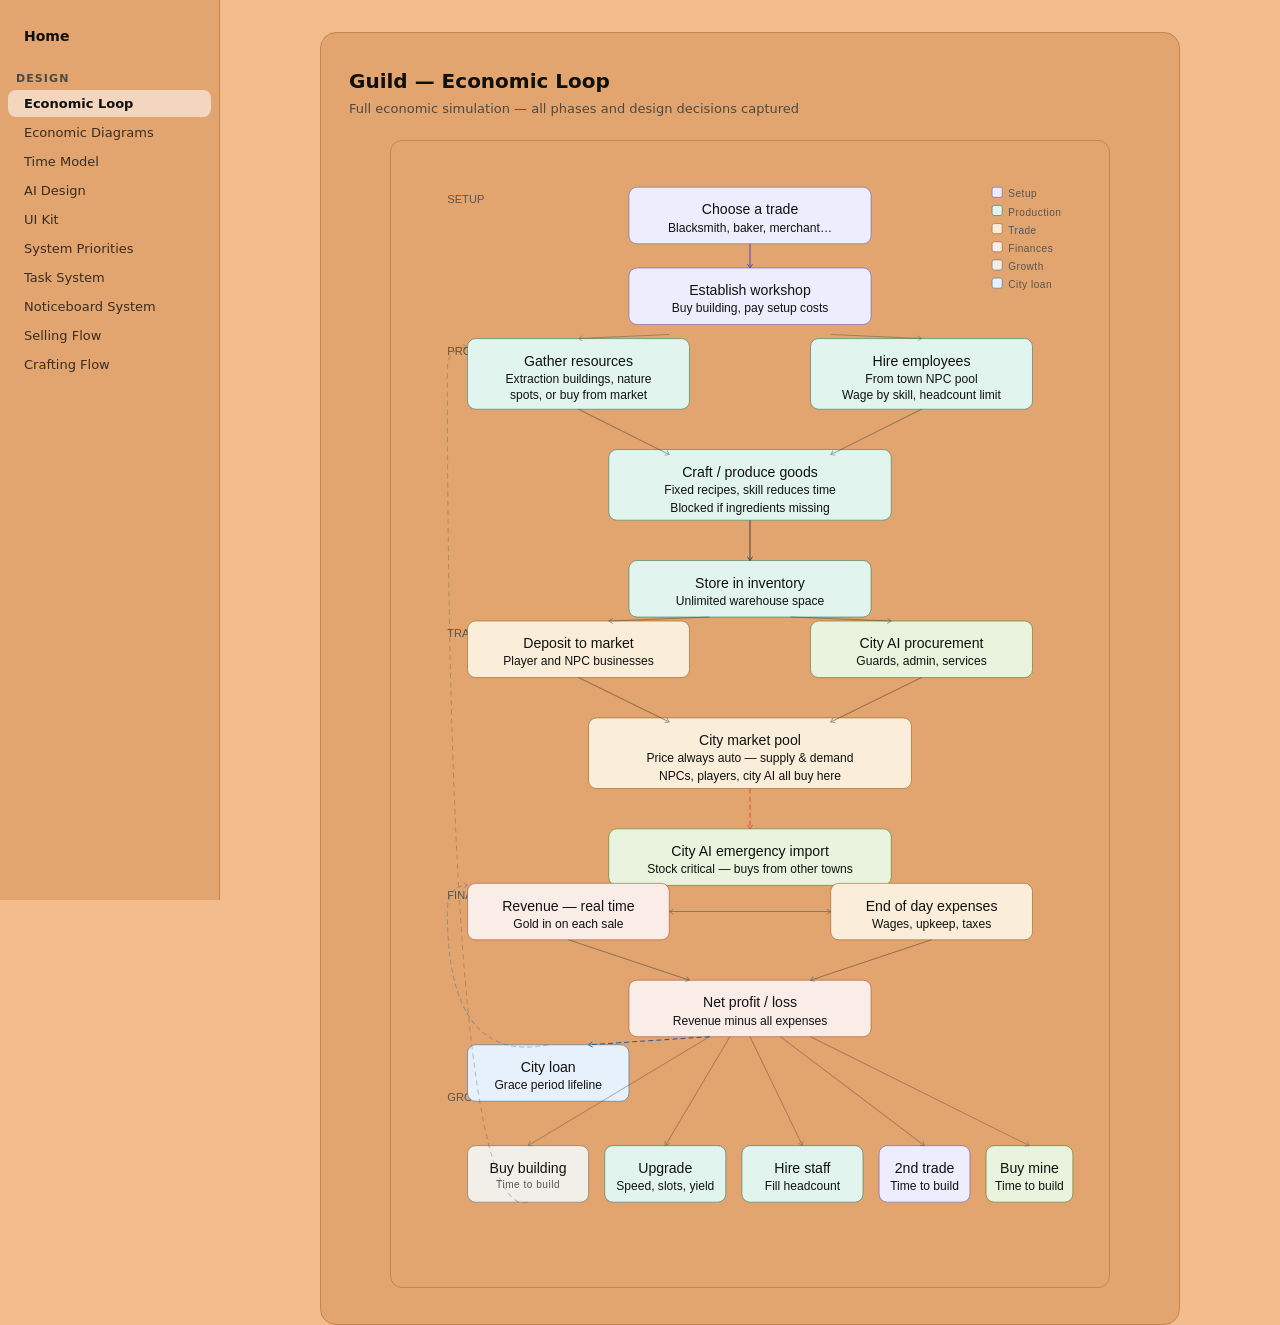
<file: design/guild_economic_loop.html>
<!DOCTYPE html>
<html lang="en">
<head>
  <meta charset="UTF-8" />
  <meta name="viewport" content="width=device-width, initial-scale=1.0" />
  <title>Guild — Economic Loop</title>
  <link rel="stylesheet" href="../assets/theme.css" />
  <link rel="stylesheet" href="../assets/nav.css" />
  <style>
    body {
      font-family: system-ui, -apple-system, Segoe UI, Roboto, sans-serif;
      background: var(--bg);
      margin: 0;
      padding: 32px 16px;
      color: var(--text);
    }

    /* Page panel frame (like index.html) */
    .page {
      width: min(860px, calc(100% - 32px));
      margin: 0 auto;
      background: var(--panel);
      border: 1px solid var(--border);
      border-radius: 16px;
      padding: 36px 28px;
    }

    h1 {
      font-size: 20px;
      font-weight: 650;
      color: var(--text);
      margin: 0 0 8px 0;
    }

    p {
      font-size: 13px;
      color: var(--muted);
      margin: 0 0 24px 0;
    }

    /* Diagram frame */
    .diagram {
      width: 100%;
      max-width: 720px;
      margin: 0 auto;
      background: var(--panel);
      border: 1px solid var(--border);
      border-radius: 12px;
      padding: 16px;
    }

    .th      { font-size: 14px; font-weight: 500; fill: #111110; }
    .ts      { font-size: 12px; font-weight: 400; fill: #111110; }
    .th-teal { font-size: 14px; font-weight: 500; fill: #111110; }
    .ts-teal { font-size: 12px; font-weight: 400; fill: #111110; }
    .th-amber{ font-size: 14px; font-weight: 500; fill: #111110; }
    .ts-amber{ font-size: 12px; font-weight: 400; fill: #111110; }
    .th-coral{ font-size: 14px; font-weight: 500; fill: #111110; }
    .ts-coral{ font-size: 12px; font-weight: 400; fill: #111110; }
    .th-gray { font-size: 14px; font-weight: 500; fill: #111110; }
    .th-green{ font-size: 14px; font-weight: 500; fill: #111110; }
    .ts-green{ font-size: 12px; font-weight: 400; fill: #111110; }
    .th-blue { font-size: 14px; font-weight: 500; fill: #111110; }
    .ts-blue { font-size: 12px; font-weight: 400; fill: #111110; }
    .label   { font-size: 10px; fill: #555552; letter-spacing: 0.05em; }
    .phase   { font-size: 11px; fill: #555552; }
  </style>
</head>
<body>
  <div id="content">
  <main class="page">
  <h1>Guild — Economic Loop</h1>
  <p>Full economic simulation — all phases and design decisions captured</p>
  <div class="diagram">
  <svg width="100%" viewBox="0 0 680 1100" xmlns="http://www.w3.org/2000/svg" style="font-family: sans-serif;">
  <defs>
    <marker id="arrow" viewBox="0 0 10 10" refX="8" refY="5" markerWidth="6" markerHeight="6" orient="auto-start-reverse">
      <path d="M2 1L8 5L2 9" fill="none" stroke="context-stroke" stroke-width="1.5" stroke-linecap="round" stroke-linejoin="round"/>
    </marker>
  </defs>

  <text class="phase" x="40" y="46">SETUP</text>
  <text class="phase" x="40" y="196">PRODUCTION</text>
  <text class="phase" x="40" y="476">TRADE</text>
  <text class="phase" x="40" y="736">FINANCES</text>
  <text class="phase" x="40" y="936">GROWTH</text>

  <!-- ─── SETUP ─── -->
  <rect x="220" y="30" width="240" height="56" rx="8" fill="#EEEDFE" stroke="#534AB7" stroke-width="0.5"/>
  <text class="th" x="340" y="52" text-anchor="middle" dominant-baseline="central">Choose a trade</text>
  <text class="ts" x="340" y="70" text-anchor="middle" dominant-baseline="central">Blacksmith, baker, merchant…</text>

  <rect x="220" y="110" width="240" height="56" rx="8" fill="#EEEDFE" stroke="#534AB7" stroke-width="0.5"/>
  <text class="th" x="340" y="132" text-anchor="middle" dominant-baseline="central">Establish workshop</text>
  <text class="ts" x="340" y="150" text-anchor="middle" dominant-baseline="central">Buy building, pay setup costs</text>

  <line x1="340" y1="86" x2="340" y2="110" stroke="#534AB7" stroke-width="1" marker-end="url(#arrow)"/>

  <!-- ─── PRODUCTION ─── -->
  <rect x="60" y="180" width="220" height="70" rx="8" fill="#E1F5EE" stroke="#0F6E56" stroke-width="0.5"/>
  <text class="th-teal" x="170" y="202" text-anchor="middle" dominant-baseline="central">Gather resources</text>
  <text class="ts-teal" x="170" y="220" text-anchor="middle" dominant-baseline="central">Extraction buildings, nature</text>
  <text class="ts-teal" x="170" y="236" text-anchor="middle" dominant-baseline="central">spots, or buy from market</text>

  <rect x="400" y="180" width="220" height="70" rx="8" fill="#E1F5EE" stroke="#0F6E56" stroke-width="0.5"/>
  <text class="th-teal" x="510" y="202" text-anchor="middle" dominant-baseline="central">Hire employees</text>
  <text class="ts-teal" x="510" y="220" text-anchor="middle" dominant-baseline="central">From town NPC pool</text>
  <text class="ts-teal" x="510" y="236" text-anchor="middle" dominant-baseline="central">Wage by skill, headcount limit</text>

  <path d="M260 176 L170 180" fill="none" stroke="#444441" stroke-width="1" opacity="0.4" marker-end="url(#arrow)"/>
  <path d="M420 176 L510 180" fill="none" stroke="#444441" stroke-width="1" opacity="0.4" marker-end="url(#arrow)"/>

  <rect x="200" y="290" width="280" height="70" rx="8" fill="#E1F5EE" stroke="#0F6E56" stroke-width="0.5"/>
  <text class="th-teal" x="340" y="312" text-anchor="middle" dominant-baseline="central">Craft / produce goods</text>
  <text class="ts-teal" x="340" y="330" text-anchor="middle" dominant-baseline="central">Fixed recipes, skill reduces time</text>
  <text class="ts-teal" x="340" y="348" text-anchor="middle" dominant-baseline="central">Blocked if ingredients missing</text>

  <path d="M170 250 L260 295" fill="none" stroke="#444441" stroke-width="1" opacity="0.5" marker-end="url(#arrow)"/>
  <path d="M510 250 L420 295" fill="none" stroke="#444441" stroke-width="1" opacity="0.5" marker-end="url(#arrow)"/>

  <rect x="220" y="400" width="240" height="56" rx="8" fill="#E1F5EE" stroke="#0F6E56" stroke-width="0.5"/>
  <text class="th-teal" x="340" y="422" text-anchor="middle" dominant-baseline="central">Store in inventory</text>
  <text class="ts-teal" x="340" y="440" text-anchor="middle" dominant-baseline="central">Unlimited warehouse space</text>

  <line x1="340" y1="360" x2="340" y2="400" stroke="#444441" stroke-width="1" marker-end="url(#arrow)"/>

  <!-- ─── TRADE ─── -->
  <rect x="60" y="460" width="220" height="56" rx="8" fill="#FAEEDA" stroke="#854F0B" stroke-width="0.5"/>
  <text class="th-amber" x="170" y="482" text-anchor="middle" dominant-baseline="central">Deposit to market</text>
  <text class="ts-amber" x="170" y="500" text-anchor="middle" dominant-baseline="central">Player and NPC businesses</text>

  <rect x="400" y="460" width="220" height="56" rx="8" fill="#EAF3DE" stroke="#3B6D11" stroke-width="0.5"/>
  <text class="th-green" x="510" y="482" text-anchor="middle" dominant-baseline="central">City AI procurement</text>
  <text class="ts-green" x="510" y="500" text-anchor="middle" dominant-baseline="central">Guards, admin, services</text>

  <path d="M300 456 L200 460" fill="none" stroke="#444441" stroke-width="1" opacity="0.5" marker-end="url(#arrow)"/>
  <path d="M380 456 L480 460" fill="none" stroke="#444441" stroke-width="1" opacity="0.5" marker-end="url(#arrow)"/>

  <rect x="180" y="556" width="320" height="70" rx="8" fill="#FAEEDA" stroke="#854F0B" stroke-width="0.5"/>
  <text class="th-amber" x="340" y="578" text-anchor="middle" dominant-baseline="central">City market pool</text>
  <text class="ts-amber" x="340" y="596" text-anchor="middle" dominant-baseline="central">Price always auto — supply &amp; demand</text>
  <text class="ts-amber" x="340" y="614" text-anchor="middle" dominant-baseline="central">NPCs, players, city AI all buy here</text>

  <path d="M170 516 L260 560" fill="none" stroke="#444441" stroke-width="1" opacity="0.5" marker-end="url(#arrow)"/>
  <path d="M510 516 L420 560" fill="none" stroke="#444441" stroke-width="1" opacity="0.5" marker-end="url(#arrow)"/>

  <rect x="200" y="666" width="280" height="56" rx="8" fill="#EAF3DE" stroke="#3B6D11" stroke-width="0.5"/>
  <text class="th-green" x="340" y="688" text-anchor="middle" dominant-baseline="central">City AI emergency import</text>
  <text class="ts-green" x="340" y="706" text-anchor="middle" dominant-baseline="central">Stock critical — buys from other towns</text>

  <line x1="340" y1="626" x2="340" y2="666" stroke="#E24B4A" stroke-width="1" stroke-dasharray="5 3" marker-end="url(#arrow)"/>

  <!-- ─── FINANCES ─── -->
  <rect x="60" y="720" width="200" height="56" rx="8" fill="#FAECE7" stroke="#993C1D" stroke-width="0.5"/>
  <text class="th-coral" x="160" y="742" text-anchor="middle" dominant-baseline="central">Revenue — real time</text>
  <text class="ts-coral" x="160" y="760" text-anchor="middle" dominant-baseline="central">Gold in on each sale</text>

  <rect x="420" y="720" width="200" height="56" rx="8" fill="#FAEEDA" stroke="#854F0B" stroke-width="0.5"/>
  <text class="th-amber" x="520" y="742" text-anchor="middle" dominant-baseline="central">End of day expenses</text>
  <text class="ts-amber" x="520" y="760" text-anchor="middle" dominant-baseline="central">Wages, upkeep, taxes</text>

  <path d="M340 748 L260 748" fill="none" stroke="#444441" stroke-width="1" opacity="0.5" marker-end="url(#arrow)"/>
  <path d="M340 748 L420 748" fill="none" stroke="#444441" stroke-width="1" opacity="0.5" marker-end="url(#arrow)"/>

  <rect x="220" y="816" width="240" height="56" rx="8" fill="#FAECE7" stroke="#993C1D" stroke-width="0.5"/>
  <text class="th-coral" x="340" y="838" text-anchor="middle" dominant-baseline="central">Net profit / loss</text>
  <text class="ts-coral" x="340" y="856" text-anchor="middle" dominant-baseline="central">Revenue minus all expenses</text>

  <path d="M160 776 L280 816" fill="none" stroke="#444441" stroke-width="1" opacity="0.5" marker-end="url(#arrow)"/>
  <path d="M520 776 L400 816" fill="none" stroke="#444441" stroke-width="1" opacity="0.5" marker-end="url(#arrow)"/>

  <rect x="60" y="880" width="160" height="56" rx="8" fill="#E6F1FB" stroke="#185FA5" stroke-width="0.5"/>
  <text class="th-blue" x="140" y="902" text-anchor="middle" dominant-baseline="central">City loan</text>
  <text class="ts-blue" x="140" y="920" text-anchor="middle" dominant-baseline="central">Grace period lifeline</text>

  <path d="M300 872 L180 880" fill="none" stroke="#185FA5" stroke-width="1" stroke-dasharray="5 3" marker-end="url(#arrow)"/>
  <path d="M140 880 Q40 900 40 748 Q40 722 60 722" fill="none" stroke="#185FA5" stroke-width="1" stroke-dasharray="5 3" opacity="0.35" marker-end="url(#arrow)"/>

  <!-- ─── GROWTH ─── -->
  <rect x="60" y="980" width="120" height="56" rx="8" fill="#F1EFE8" stroke="#5F5E5A" stroke-width="0.5"/>
  <text class="th-gray" x="120" y="1002" text-anchor="middle" dominant-baseline="central">Buy building</text>
  <text class="label" x="120" y="1022" text-anchor="middle">Time to build</text>

  <rect x="196" y="980" width="120" height="56" rx="8" fill="#E1F5EE" stroke="#0F6E56" stroke-width="0.5"/>
  <text class="th-teal" x="256" y="1002" text-anchor="middle" dominant-baseline="central">Upgrade</text>
  <text class="ts-teal" x="256" y="1020" text-anchor="middle" dominant-baseline="central">Speed, slots, yield</text>

  <rect x="332" y="980" width="120" height="56" rx="8" fill="#E1F5EE" stroke="#0F6E56" stroke-width="0.5"/>
  <text class="th-teal" x="392" y="1002" text-anchor="middle" dominant-baseline="central">Hire staff</text>
  <text class="ts-teal" x="392" y="1020" text-anchor="middle" dominant-baseline="central">Fill headcount</text>

  <rect x="468" y="980" width="90" height="56" rx="8" fill="#EEEDFE" stroke="#534AB7" stroke-width="0.5"/>
  <text class="th" x="513" y="1002" text-anchor="middle" dominant-baseline="central">2nd trade</text>
  <text class="ts" x="513" y="1020" text-anchor="middle" dominant-baseline="central">Time to build</text>

  <rect x="574" y="980" width="86" height="56" rx="8" fill="#EAF3DE" stroke="#3B6D11" stroke-width="0.5"/>
  <text class="th-green" x="617" y="1002" text-anchor="middle" dominant-baseline="central">Buy mine</text>
  <text class="ts-green" x="617" y="1020" text-anchor="middle" dominant-baseline="central">Time to build</text>

  <path d="M300 872 L120 980" fill="none" stroke="#444441" stroke-width="1" opacity="0.4" marker-end="url(#arrow)"/>
  <path d="M320 872 L256 980" fill="none" stroke="#444441" stroke-width="1" opacity="0.4" marker-end="url(#arrow)"/>
  <path d="M340 872 L392 980" fill="none" stroke="#444441" stroke-width="1" opacity="0.4" marker-end="url(#arrow)"/>
  <path d="M370 872 L513 980" fill="none" stroke="#444441" stroke-width="1" opacity="0.4" marker-end="url(#arrow)"/>
  <path d="M400 872 L617 980" fill="none" stroke="#444441" stroke-width="1" opacity="0.4" marker-end="url(#arrow)"/>

  <!-- Feedback loop -->
  <path d="M120 1036 Q40 1060 40 210 Q40 190 60 188" fill="none" stroke="#444441" stroke-width="1" stroke-dasharray="5 4" opacity="0.3" marker-end="url(#arrow)"/>

  <!-- Legend -->
  <rect x="580" y="30" width="10" height="10" rx="2" fill="#EEEDFE" stroke="#534AB7" stroke-width="0.5"/>
  <text class="label" x="596" y="40">Setup</text>
  <rect x="580" y="48" width="10" height="10" rx="2" fill="#E1F5EE" stroke="#0F6E56" stroke-width="0.5"/>
  <text class="label" x="596" y="58">Production</text>
  <rect x="580" y="66" width="10" height="10" rx="2" fill="#FAEEDA" stroke="#854F0B" stroke-width="0.5"/>
  <text class="label" x="596" y="76">Trade</text>
  <rect x="580" y="84" width="10" height="10" rx="2" fill="#FAECE7" stroke="#993C1D" stroke-width="0.5"/>
  <text class="label" x="596" y="94">Finances</text>
  <rect x="580" y="102" width="10" height="10" rx="2" fill="#F1EFE8" stroke="#5F5E5A" stroke-width="0.5"/>
  <text class="label" x="596" y="112">Growth</text>
  <rect x="580" y="120" width="10" height="10" rx="2" fill="#E6F1FB" stroke="#185FA5" stroke-width="0.5"/>
  <text class="label" x="596" y="130">City loan</text>
  </svg>
  </div>
  </main>
  </div>
  <script src="../assets/nav.js"></script>
</body>
</html>
</file>
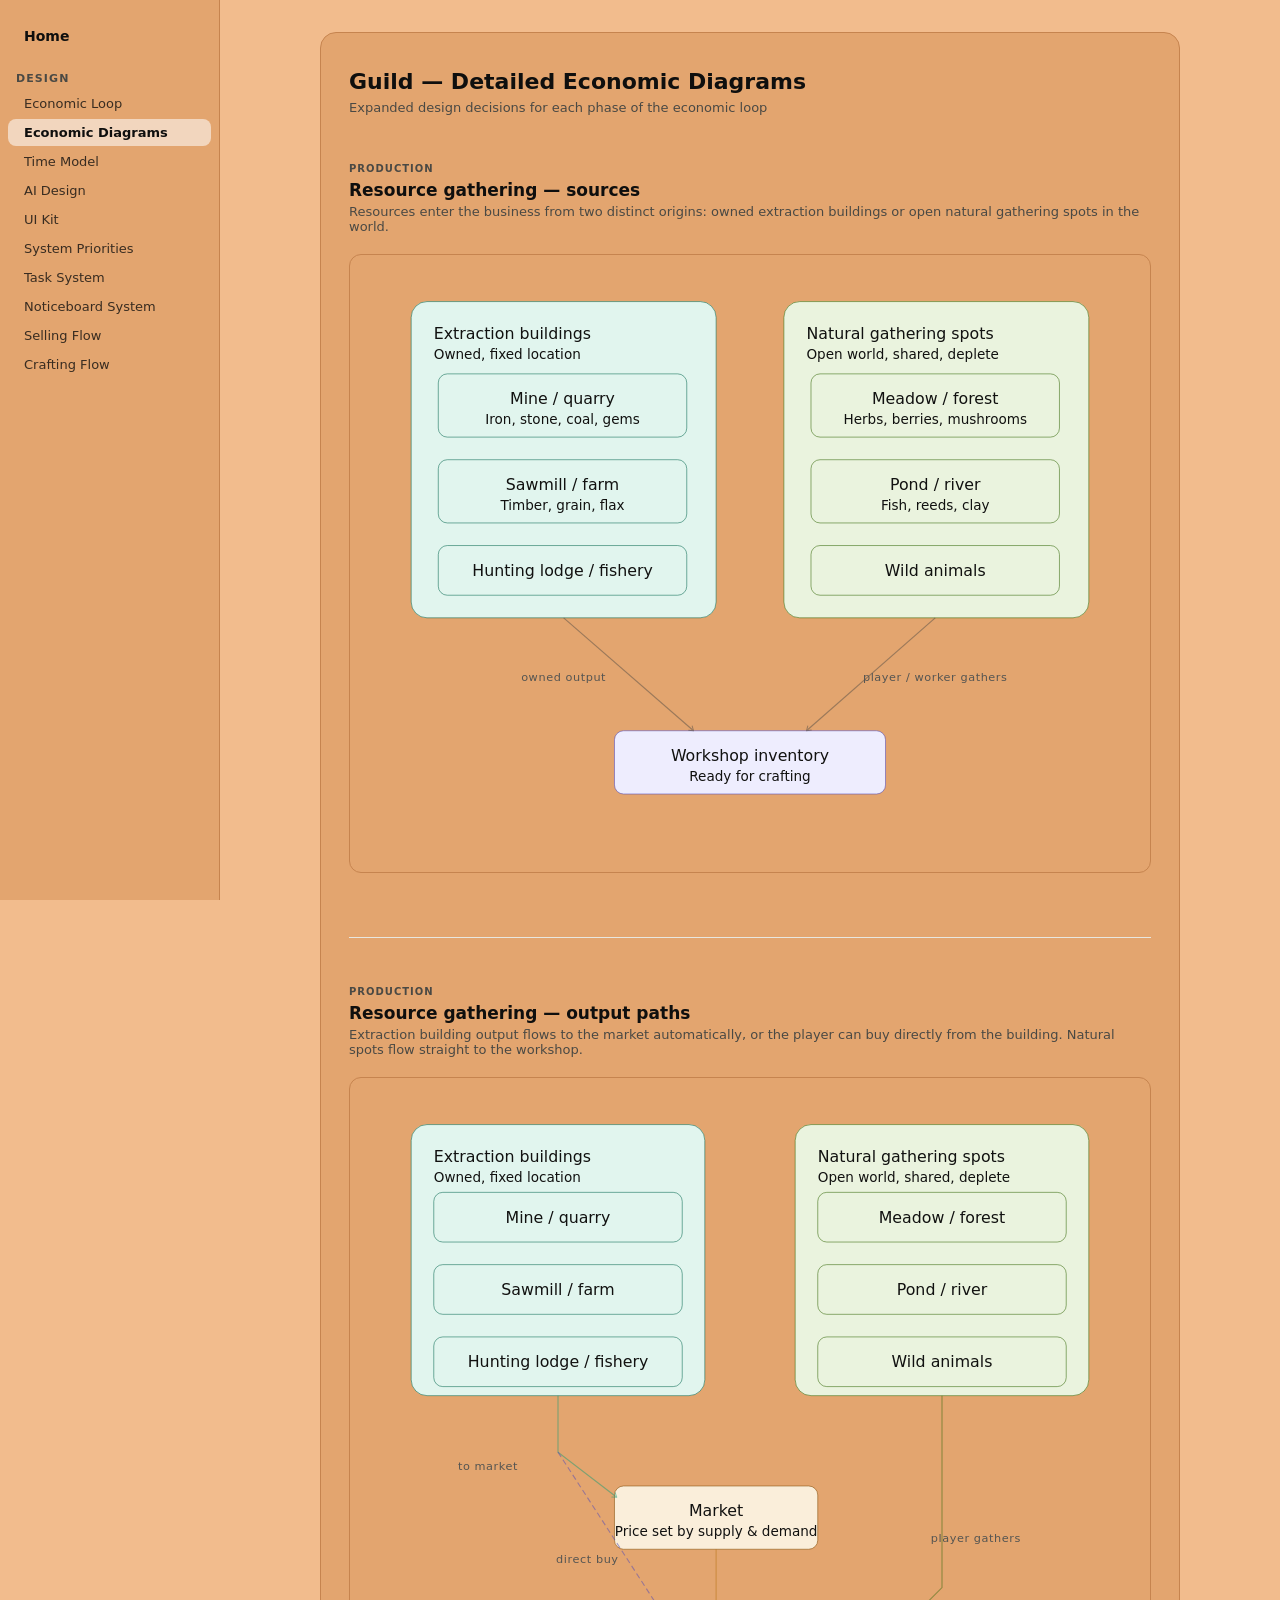
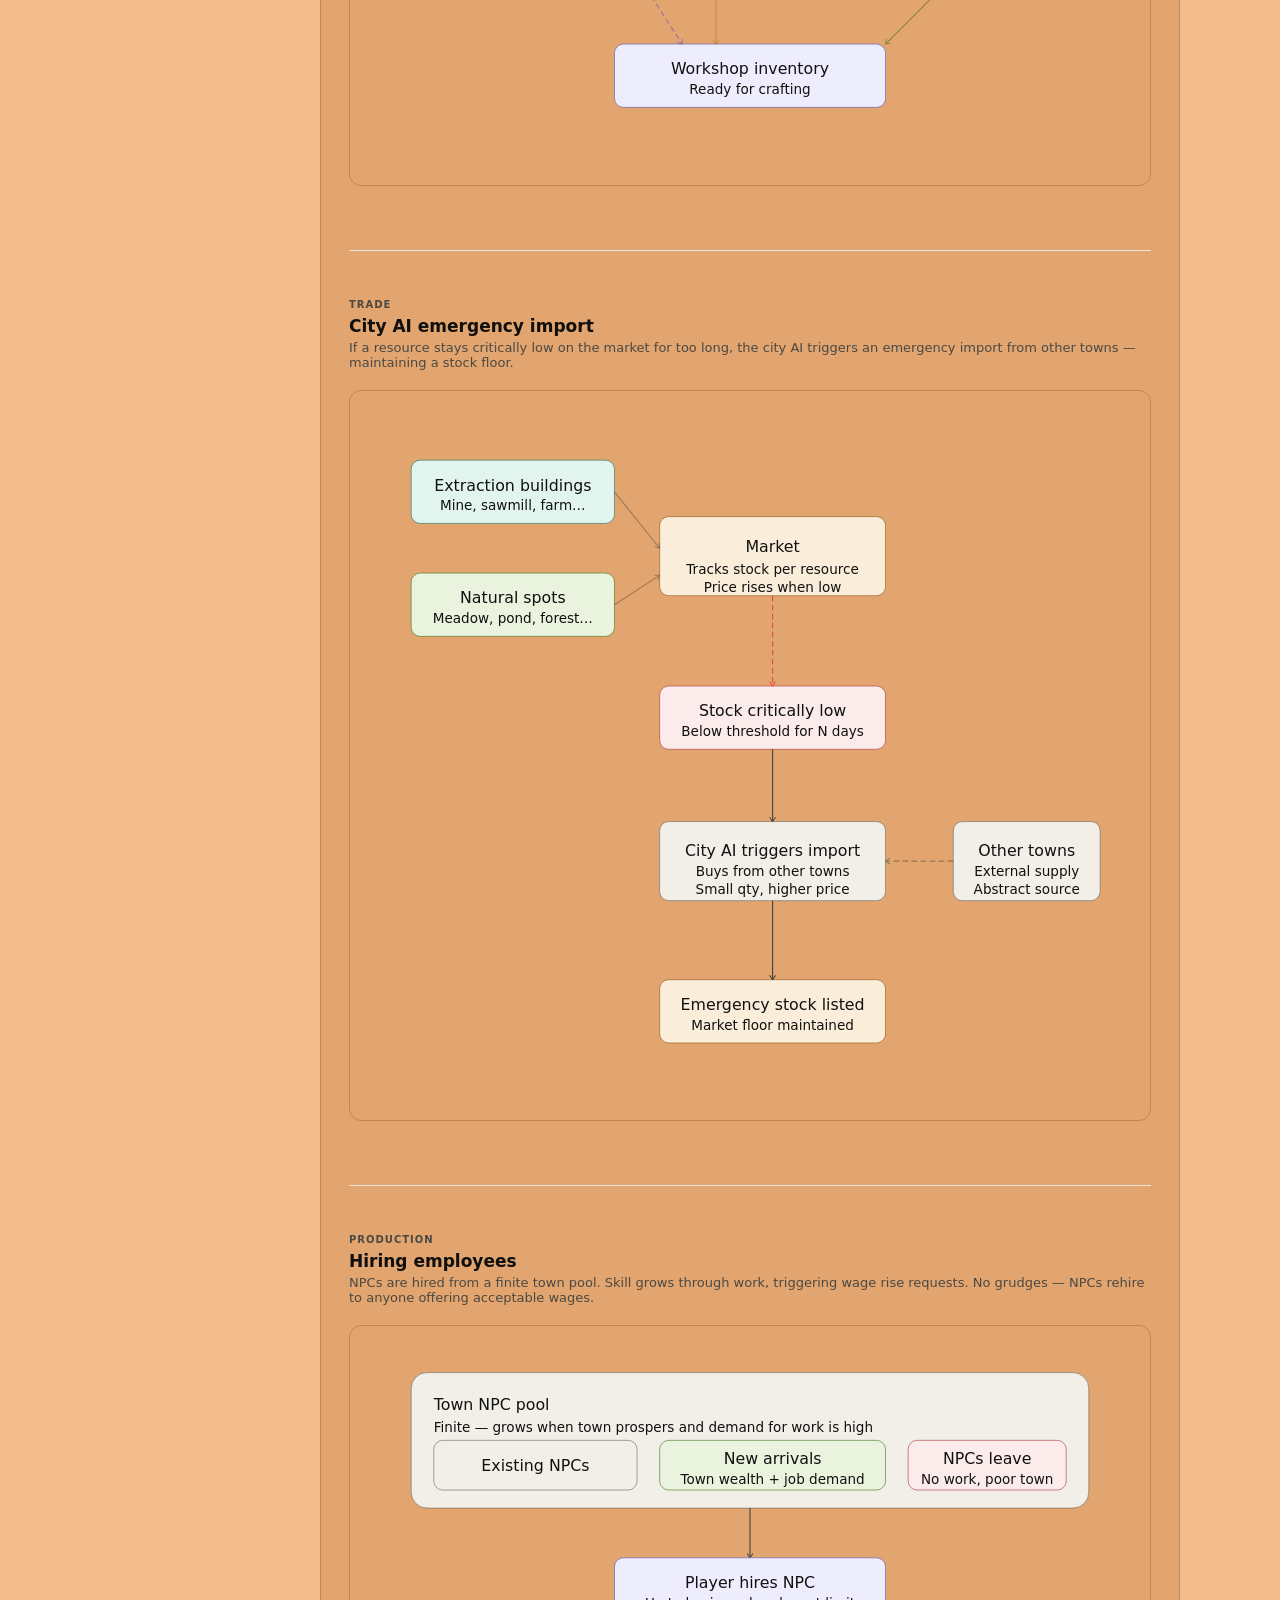
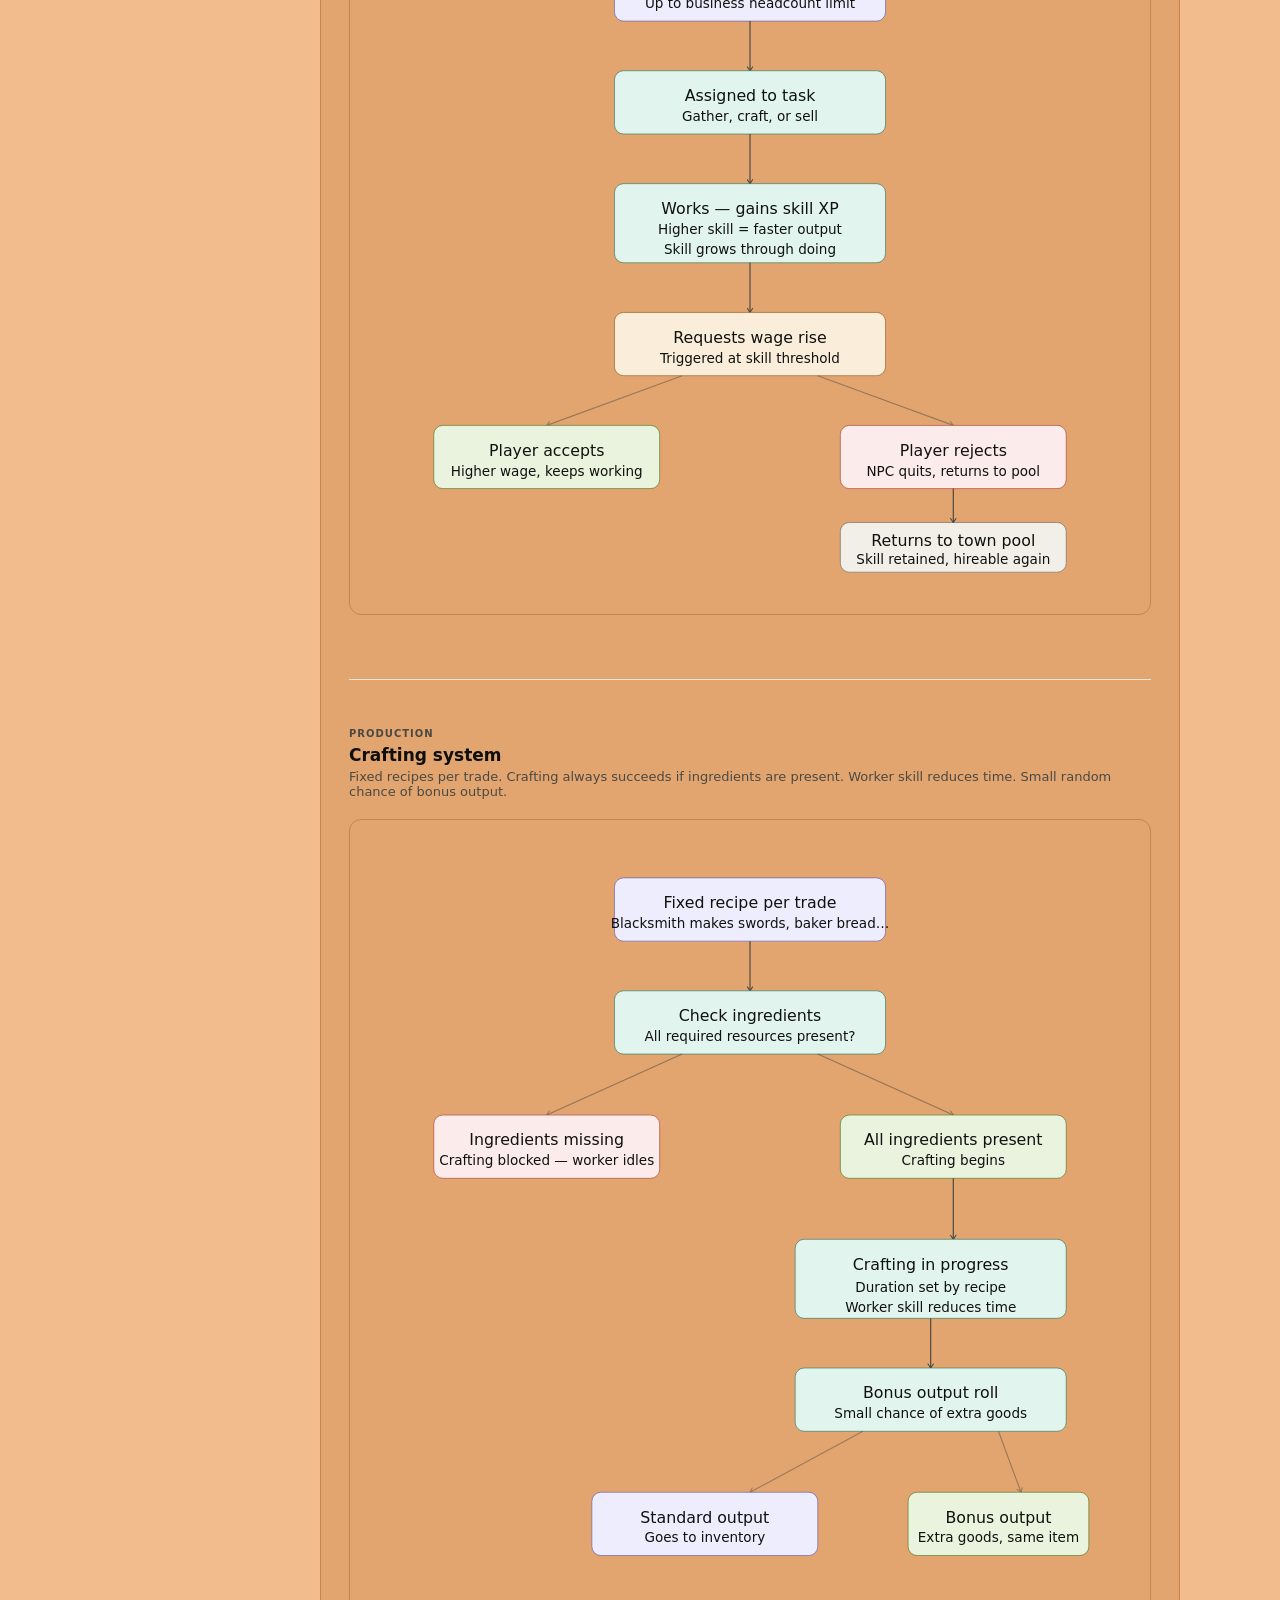
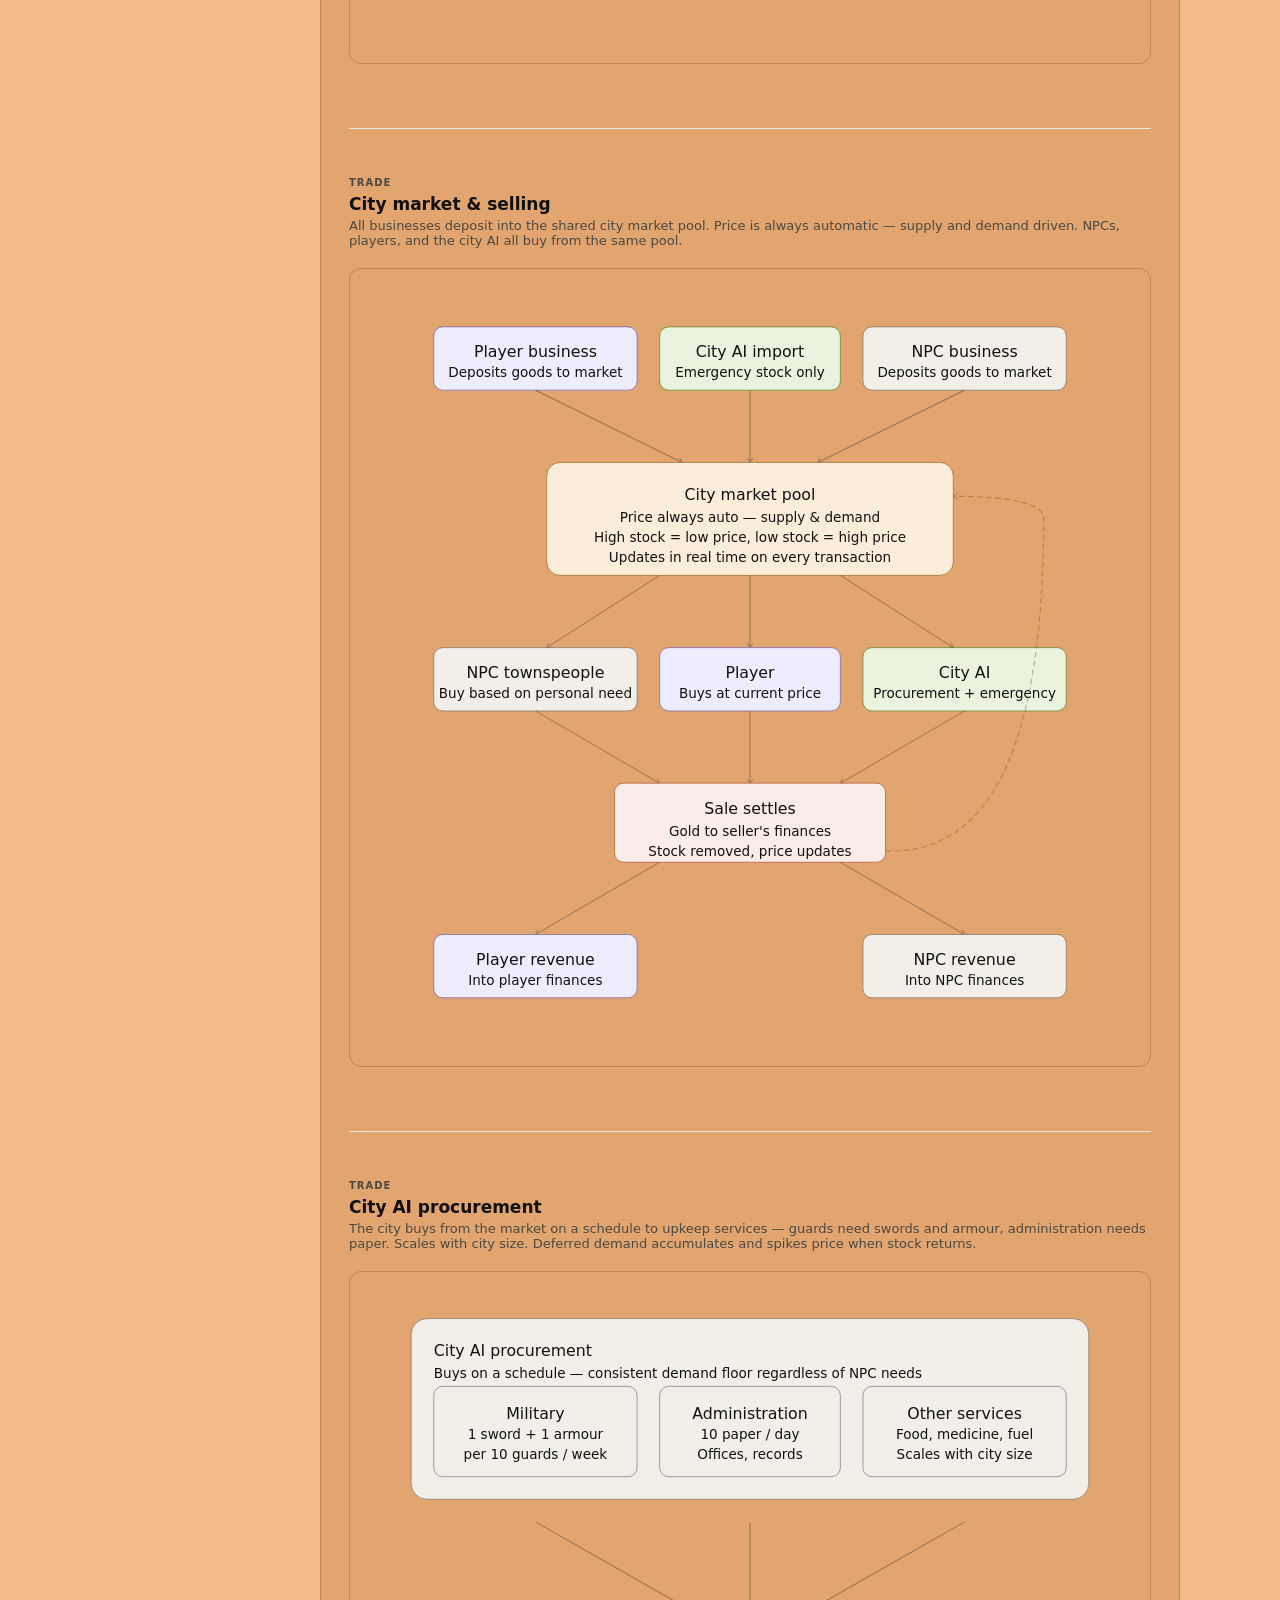
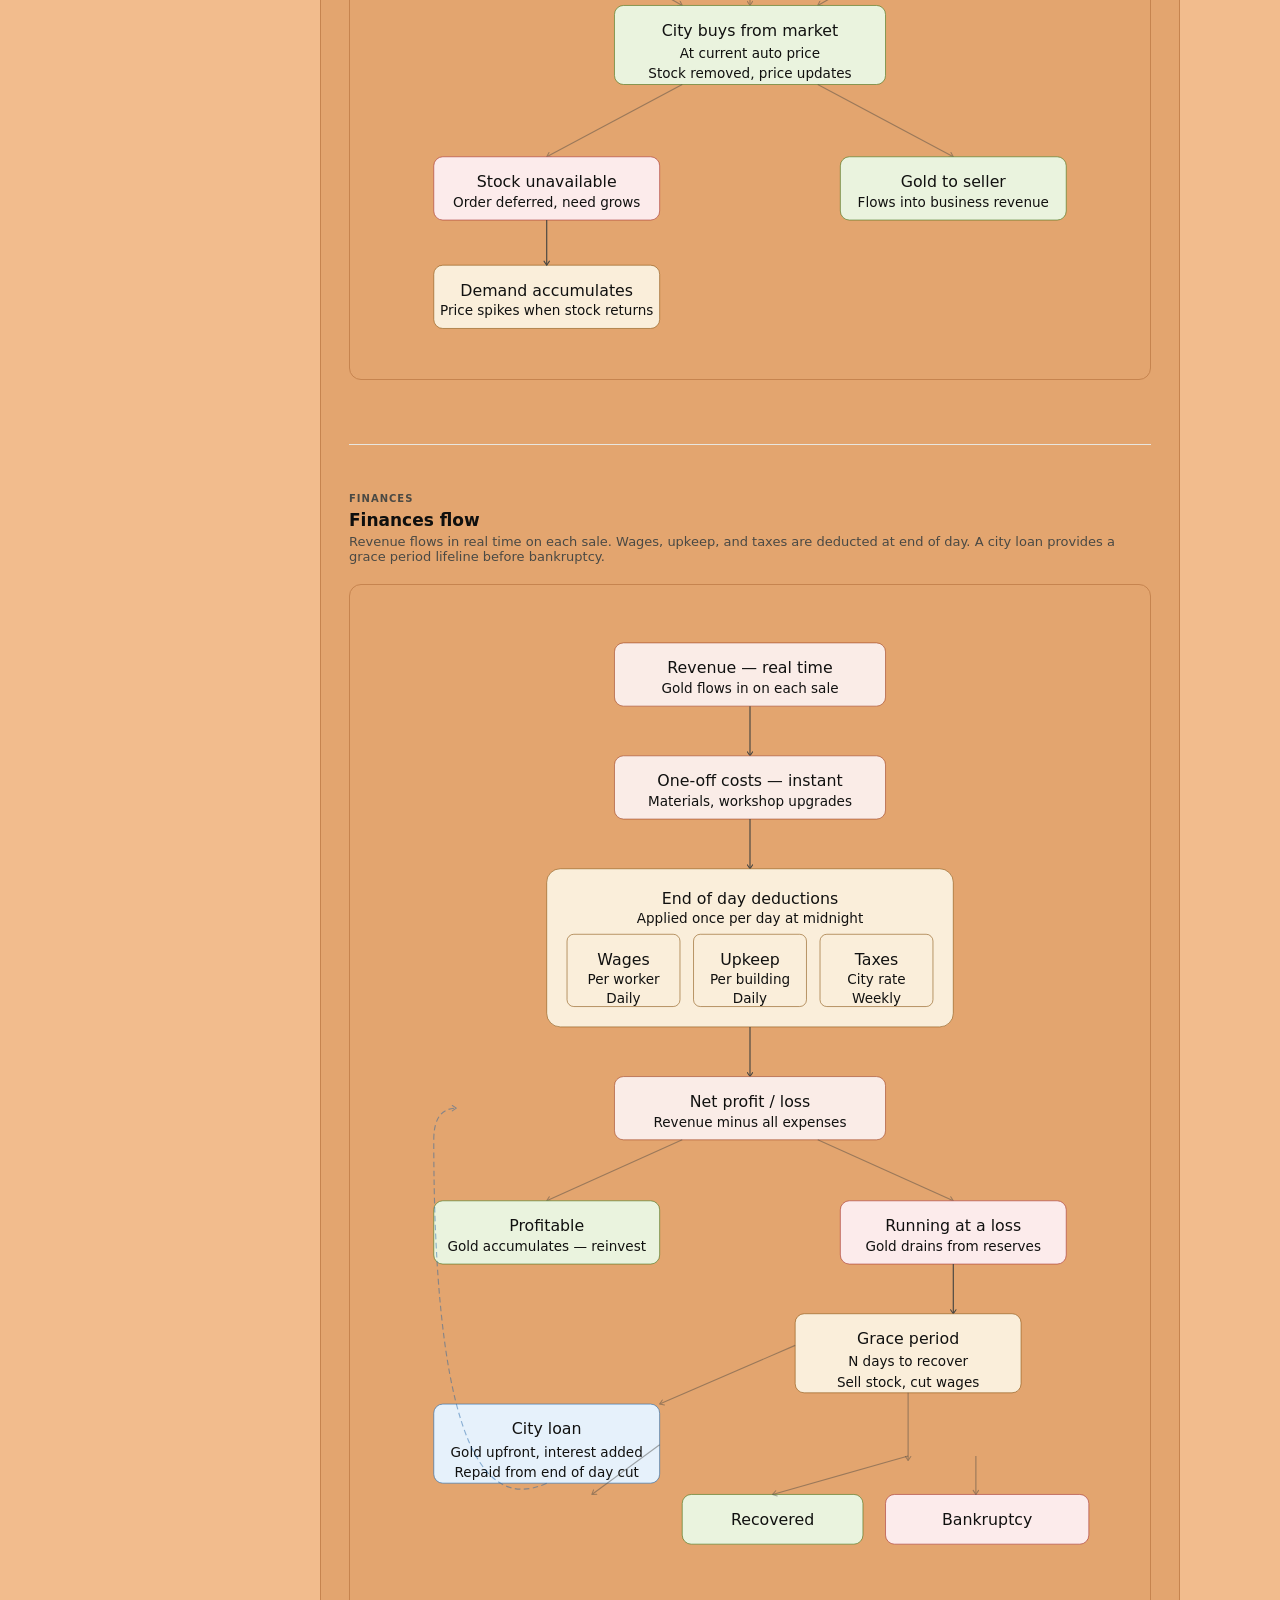
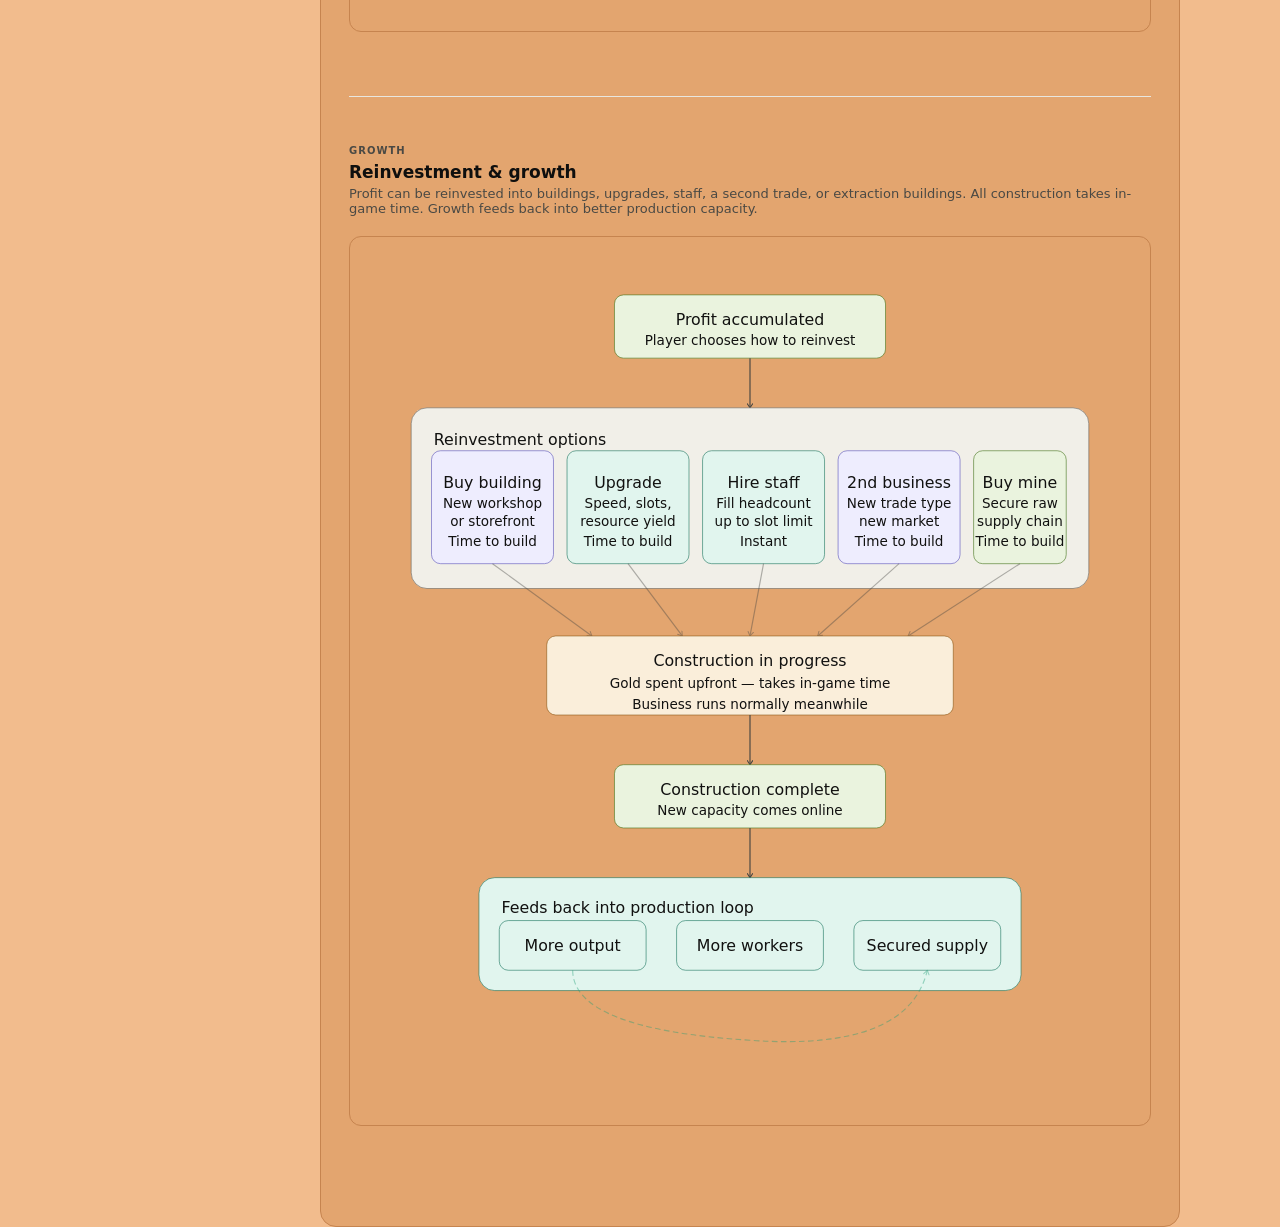
<file: design/guild_economic_loop_detailed.html>
<!DOCTYPE html>
<html lang="en">
<head>
  <meta charset="UTF-8" />
  <meta name="viewport" content="width=device-width, initial-scale=1.0" />
  <title>Guild Economic Loop — Detailed Diagrams</title>
  <link rel="stylesheet" href="../assets/theme.css" />
  <link rel="stylesheet" href="../assets/nav.css" />
  <style>
    body {
      font-family: system-ui, -apple-system, Segoe UI, Roboto, sans-serif;
      background: var(--bg);
      margin: 0;
      padding: 32px 16px;
      color: var(--text);
    }

    /* Panel frame like index.html */
    .page {
      width: min(860px, calc(100% - 32px));
      margin: 0 auto;
      background: var(--panel);
      border: 1px solid var(--border);
      border-radius: 16px;
      padding: 36px 28px;
    }

    h1 {
      font-size: 22px;
      font-weight: 650;
      color: var(--text);
      margin: 0 0 6px 0;
    }

    .subtitle {
      font-size: 13px;
      color: var(--muted);
      margin: 0 0 48px 0;
    }

    .section {
      margin-bottom: 64px;
    }

    .section-label {
      font-size: 10px;
      font-weight: 650;
      letter-spacing: 0.1em;
      color: var(--muted);
      text-transform: uppercase;
      margin-bottom: 6px;
    }

    h2 {
      font-size: 17px;
      font-weight: 650;
      color: var(--text);
      margin: 0 0 4px 0;
    }

    .section-desc {
      font-size: 13px;
      color: var(--muted);
      margin: 0 0 20px 0;
    }

    /* Diagram frame */
    .diagram {
      background: var(--panel);
      border: 1px solid var(--border);
      border-radius: 12px;
      padding: 24px 16px;
    }

    .divider {
      border: none;
      border-top: 1px solid #e8e6df;
      margin: 48px 0;
    }

    .th      { font-size: 14px; font-weight: 500; fill: #111110; }
    .ts      { font-size: 12px; font-weight: 400; fill: #111110; }
    .th-teal { font-size: 14px; font-weight: 500; fill: #111110; }
    .ts-teal { font-size: 12px; font-weight: 400; fill: #111110; }
    .th-amber{ font-size: 14px; font-weight: 500; fill: #111110; }
    .ts-amber{ font-size: 12px; font-weight: 400; fill: #111110; }
    .th-coral{ font-size: 14px; font-weight: 500; fill: #111110; }
    .ts-coral{ font-size: 12px; font-weight: 400; fill: #111110; }
    .th-gray { font-size: 14px; font-weight: 500; fill: #111110; }
    .th-green{ font-size: 14px; font-weight: 500; fill: #111110; }
    .ts-green{ font-size: 12px; font-weight: 400; fill: #111110; }
    .th-blue { font-size: 14px; font-weight: 500; fill: #111110; }
    .ts-blue { font-size: 12px; font-weight: 400; fill: #111110; }
    .th-red  { font-size: 14px; font-weight: 500; fill: #111110; }
    .ts-red  { font-size: 12px; font-weight: 400; fill: #111110; }
    .label   { font-size: 10px; fill: #555552; letter-spacing: 0.05em; }
  </style>
</head>
<body>
  <div id="content">
  <main class="page">

  <h1>Guild — Detailed Economic Diagrams</h1>
  <p class="subtitle">Expanded design decisions for each phase of the economic loop</p>

  <!-- ═══════════════════════════════════════════════
       1. RESOURCE GATHERING
  ═══════════════════════════════════════════════ -->
  <div class="section">
    <div class="section-label">Production</div>
    <h2>Resource gathering — sources</h2>
    <p class="section-desc">Resources enter the business from two distinct origins: owned extraction buildings or open natural gathering spots in the world.</p>
    <div class="diagram">
    <svg width="100%" viewBox="0 0 680 500" xmlns="http://www.w3.org/2000/svg">
    <defs>
      <marker id="a1" viewBox="0 0 10 10" refX="8" refY="5" markerWidth="6" markerHeight="6" orient="auto-start-reverse">
        <path d="M2 1L8 5L2 9" fill="none" stroke="context-stroke" stroke-width="1.5" stroke-linecap="round" stroke-linejoin="round"/>
      </marker>
    </defs>
    <rect x="40" y="20" width="270" height="280" rx="14" fill="#E1F5EE" stroke="#0F6E56" stroke-width="0.5"/>
    <text class="th-teal" x="60" y="48" dominant-baseline="central">Extraction buildings</text>
    <text class="ts-teal" x="60" y="66" dominant-baseline="central">Owned, fixed location</text>
    <rect x="64" y="84" width="220" height="56" rx="8" fill="#E1F5EE" stroke="#0F6E56" stroke-width="0.5"/>
    <text class="th-teal" x="174" y="106" text-anchor="middle" dominant-baseline="central">Mine / quarry</text>
    <text class="ts-teal" x="174" y="124" text-anchor="middle" dominant-baseline="central">Iron, stone, coal, gems</text>
    <rect x="64" y="160" width="220" height="56" rx="8" fill="#E1F5EE" stroke="#0F6E56" stroke-width="0.5"/>
    <text class="th-teal" x="174" y="182" text-anchor="middle" dominant-baseline="central">Sawmill / farm</text>
    <text class="ts-teal" x="174" y="200" text-anchor="middle" dominant-baseline="central">Timber, grain, flax</text>
    <rect x="64" y="236" width="220" height="44" rx="8" fill="#E1F5EE" stroke="#0F6E56" stroke-width="0.5"/>
    <text class="th-teal" x="174" y="258" text-anchor="middle" dominant-baseline="central">Hunting lodge / fishery</text>

    <rect x="370" y="20" width="270" height="280" rx="14" fill="#EAF3DE" stroke="#3B6D11" stroke-width="0.5"/>
    <text class="th-green" x="390" y="48" dominant-baseline="central">Natural gathering spots</text>
    <text class="ts-green" x="390" y="66" dominant-baseline="central">Open world, shared, deplete</text>
    <rect x="394" y="84" width="220" height="56" rx="8" fill="#EAF3DE" stroke="#3B6D11" stroke-width="0.5"/>
    <text class="th-green" x="504" y="106" text-anchor="middle" dominant-baseline="central">Meadow / forest</text>
    <text class="ts-green" x="504" y="124" text-anchor="middle" dominant-baseline="central">Herbs, berries, mushrooms</text>
    <rect x="394" y="160" width="220" height="56" rx="8" fill="#EAF3DE" stroke="#3B6D11" stroke-width="0.5"/>
    <text class="th-green" x="504" y="182" text-anchor="middle" dominant-baseline="central">Pond / river</text>
    <text class="ts-green" x="504" y="200" text-anchor="middle" dominant-baseline="central">Fish, reeds, clay</text>
    <rect x="394" y="236" width="220" height="44" rx="8" fill="#EAF3DE" stroke="#3B6D11" stroke-width="0.5"/>
    <text class="th-green" x="504" y="258" text-anchor="middle" dominant-baseline="central">Wild animals</text>

    <rect x="220" y="400" width="240" height="56" rx="8" fill="#EEEDFE" stroke="#534AB7" stroke-width="0.5"/>
    <text class="th" x="340" y="422" text-anchor="middle" dominant-baseline="central">Workshop inventory</text>
    <text class="ts" x="340" y="440" text-anchor="middle" dominant-baseline="central">Ready for crafting</text>

    <path d="M175 300 L290 400" fill="none" stroke="#444441" stroke-width="1" opacity="0.45" marker-end="url(#a1)"/>
    <path d="M504 300 L390 400" fill="none" stroke="#444441" stroke-width="1" opacity="0.45" marker-end="url(#a1)"/>
    <text class="label" x="175" y="356" text-anchor="middle">owned output</text>
    <text class="label" x="504" y="356" text-anchor="middle">player / worker gathers</text>
    </svg>
    </div>
  </div>

  <hr class="divider"/>

  <!-- ═══════════════════════════════════════════════
       2. RESOURCE OUTPUT PATHS
  ═══════════════════════════════════════════════ -->
  <div class="section">
    <div class="section-label">Production</div>
    <h2>Resource gathering — output paths</h2>
    <p class="section-desc">Extraction building output flows to the market automatically, or the player can buy directly from the building. Natural spots flow straight to the workshop.</p>
    <div class="diagram">
    <svg width="100%" viewBox="0 0 680 580" xmlns="http://www.w3.org/2000/svg">
    <defs>
      <marker id="a2" viewBox="0 0 10 10" refX="8" refY="5" markerWidth="6" markerHeight="6" orient="auto-start-reverse">
        <path d="M2 1L8 5L2 9" fill="none" stroke="context-stroke" stroke-width="1.5" stroke-linecap="round" stroke-linejoin="round"/>
      </marker>
    </defs>
    <rect x="40" y="20" width="260" height="240" rx="14" fill="#E1F5EE" stroke="#0F6E56" stroke-width="0.5"/>
    <text class="th-teal" x="60" y="48" dominant-baseline="central">Extraction buildings</text>
    <text class="ts-teal" x="60" y="66" dominant-baseline="central">Owned, fixed location</text>
    <rect x="60" y="80" width="220" height="44" rx="8" fill="#E1F5EE" stroke="#0F6E56" stroke-width="0.5"/>
    <text class="th-teal" x="170" y="102" text-anchor="middle" dominant-baseline="central">Mine / quarry</text>
    <rect x="60" y="144" width="220" height="44" rx="8" fill="#E1F5EE" stroke="#0F6E56" stroke-width="0.5"/>
    <text class="th-teal" x="170" y="166" text-anchor="middle" dominant-baseline="central">Sawmill / farm</text>
    <rect x="60" y="208" width="220" height="44" rx="8" fill="#E1F5EE" stroke="#0F6E56" stroke-width="0.5"/>
    <text class="th-teal" x="170" y="230" text-anchor="middle" dominant-baseline="central">Hunting lodge / fishery</text>

    <rect x="380" y="20" width="260" height="240" rx="14" fill="#EAF3DE" stroke="#3B6D11" stroke-width="0.5"/>
    <text class="th-green" x="400" y="48" dominant-baseline="central">Natural gathering spots</text>
    <text class="ts-green" x="400" y="66" dominant-baseline="central">Open world, shared, deplete</text>
    <rect x="400" y="80" width="220" height="44" rx="8" fill="#EAF3DE" stroke="#3B6D11" stroke-width="0.5"/>
    <text class="th-green" x="510" y="102" text-anchor="middle" dominant-baseline="central">Meadow / forest</text>
    <rect x="400" y="144" width="220" height="44" rx="8" fill="#EAF3DE" stroke="#3B6D11" stroke-width="0.5"/>
    <text class="th-green" x="510" y="166" text-anchor="middle" dominant-baseline="central">Pond / river</text>
    <rect x="400" y="208" width="220" height="44" rx="8" fill="#EAF3DE" stroke="#3B6D11" stroke-width="0.5"/>
    <text class="th-green" x="510" y="230" text-anchor="middle" dominant-baseline="central">Wild animals</text>

    <rect x="220" y="340" width="180" height="56" rx="8" fill="#FAEEDA" stroke="#854F0B" stroke-width="0.5"/>
    <text class="th-amber" x="310" y="362" text-anchor="middle" dominant-baseline="central">Market</text>
    <text class="ts-amber" x="310" y="380" text-anchor="middle" dominant-baseline="central">Price set by supply &amp; demand</text>

    <rect x="220" y="480" width="240" height="56" rx="8" fill="#EEEDFE" stroke="#534AB7" stroke-width="0.5"/>
    <text class="th" x="340" y="502" text-anchor="middle" dominant-baseline="central">Workshop inventory</text>
    <text class="ts" x="340" y="520" text-anchor="middle" dominant-baseline="central">Ready for crafting</text>

    <path d="M170 260 L170 310 L222 350" fill="none" stroke="#1D9E75" stroke-width="1" opacity="0.5" marker-end="url(#a2)"/>
    <path d="M170 310 L280 480" fill="none" stroke="#534AB7" stroke-width="1" stroke-dasharray="5 3" opacity="0.5" marker-end="url(#a2)"/>
    <path d="M510 260 L510 430 L460 480" fill="none" stroke="#3B6D11" stroke-width="1" opacity="0.5" marker-end="url(#a2)"/>
    <path d="M310 396 L310 480" fill="none" stroke="#BA7517" stroke-width="1" opacity="0.5" marker-end="url(#a2)"/>
    <text class="label" x="108" y="326" text-anchor="middle">to market</text>
    <text class="label" x="196" y="408" text-anchor="middle">direct buy</text>
    <text class="label" x="540" y="390" text-anchor="middle">player gathers</text>
    </svg>
    </div>
  </div>

  <hr class="divider"/>

  <!-- ═══════════════════════════════════════════════
       3. CITY AI EMERGENCY IMPORT
  ═══════════════════════════════════════════════ -->
  <div class="section">
    <div class="section-label">Trade</div>
    <h2>City AI emergency import</h2>
    <p class="section-desc">If a resource stays critically low on the market for too long, the city AI triggers an emergency import from other towns — maintaining a stock floor.</p>
    <div class="diagram">
    <svg width="100%" viewBox="0 0 680 600" xmlns="http://www.w3.org/2000/svg">
    <defs>
      <marker id="a3" viewBox="0 0 10 10" refX="8" refY="5" markerWidth="6" markerHeight="6" orient="auto-start-reverse">
        <path d="M2 1L8 5L2 9" fill="none" stroke="context-stroke" stroke-width="1.5" stroke-linecap="round" stroke-linejoin="round"/>
      </marker>
    </defs>
    <rect x="40" y="40" width="180" height="56" rx="8" fill="#E1F5EE" stroke="#0F6E56" stroke-width="0.5"/>
    <text class="th-teal" x="130" y="62" text-anchor="middle" dominant-baseline="central">Extraction buildings</text>
    <text class="ts-teal" x="130" y="80" text-anchor="middle" dominant-baseline="central">Mine, sawmill, farm…</text>
    <rect x="40" y="140" width="180" height="56" rx="8" fill="#EAF3DE" stroke="#3B6D11" stroke-width="0.5"/>
    <text class="th-green" x="130" y="162" text-anchor="middle" dominant-baseline="central">Natural spots</text>
    <text class="ts-green" x="130" y="180" text-anchor="middle" dominant-baseline="central">Meadow, pond, forest…</text>
    <rect x="260" y="90" width="200" height="70" rx="8" fill="#FAEEDA" stroke="#854F0B" stroke-width="0.5"/>
    <text class="th-amber" x="360" y="116" text-anchor="middle" dominant-baseline="central">Market</text>
    <text class="ts-amber" x="360" y="136" text-anchor="middle" dominant-baseline="central">Tracks stock per resource</text>
    <text class="ts-amber" x="360" y="152" text-anchor="middle" dominant-baseline="central">Price rises when low</text>
    <path d="M220 68 L260 118" fill="none" stroke="#444441" stroke-width="1" opacity="0.45" marker-end="url(#a3)"/>
    <path d="M220 168 L260 142" fill="none" stroke="#444441" stroke-width="1" opacity="0.45" marker-end="url(#a3)"/>
    <rect x="260" y="240" width="200" height="56" rx="8" fill="#FCEBEB" stroke="#A32D2D" stroke-width="0.5"/>
    <text class="th-red" x="360" y="262" text-anchor="middle" dominant-baseline="central">Stock critically low</text>
    <text class="ts-red" x="360" y="280" text-anchor="middle" dominant-baseline="central">Below threshold for N days</text>
    <line x1="360" y1="160" x2="360" y2="240" stroke="#E24B4A" stroke-width="1" stroke-dasharray="5 3" marker-end="url(#a3)"/>
    <rect x="260" y="360" width="200" height="70" rx="8" fill="#F1EFE8" stroke="#5F5E5A" stroke-width="0.5"/>
    <text class="th-gray" x="360" y="386" text-anchor="middle" dominant-baseline="central">City AI triggers import</text>
    <text class="ts-teal" x="360" y="404" text-anchor="middle" dominant-baseline="central">Buys from other towns</text>
    <text class="ts-teal" x="360" y="420" text-anchor="middle" dominant-baseline="central">Small qty, higher price</text>
    <line x1="360" y1="296" x2="360" y2="360" stroke="#444441" stroke-width="1" marker-end="url(#a3)"/>
    <rect x="260" y="500" width="200" height="56" rx="8" fill="#FAEEDA" stroke="#854F0B" stroke-width="0.5"/>
    <text class="th-amber" x="360" y="522" text-anchor="middle" dominant-baseline="central">Emergency stock listed</text>
    <text class="ts-amber" x="360" y="540" text-anchor="middle" dominant-baseline="central">Market floor maintained</text>
    <line x1="360" y1="430" x2="360" y2="500" stroke="#444441" stroke-width="1" marker-end="url(#a3)"/>
    <rect x="520" y="360" width="130" height="70" rx="8" fill="#F1EFE8" stroke="#5F5E5A" stroke-width="0.5"/>
    <text class="th-gray" x="585" y="386" text-anchor="middle" dominant-baseline="central">Other towns</text>
    <text class="ts-teal" x="585" y="404" text-anchor="middle" dominant-baseline="central">External supply</text>
    <text class="ts-teal" x="585" y="420" text-anchor="middle" dominant-baseline="central">Abstract source</text>
    <path d="M520 395 L460 395" fill="none" stroke="#444441" stroke-width="1" stroke-dasharray="5 3" opacity="0.5" marker-end="url(#a3)"/>
    </svg>
    </div>
  </div>

  <hr class="divider"/>

  <!-- ═══════════════════════════════════════════════
       4. HIRING EMPLOYEES
  ═══════════════════════════════════════════════ -->
  <div class="section">
    <div class="section-label">Production</div>
    <h2>Hiring employees</h2>
    <p class="section-desc">NPCs are hired from a finite town pool. Skill grows through work, triggering wage rise requests. No grudges — NPCs rehire to anyone offering acceptable wages.</p>
    <div class="diagram">
    <svg width="100%" viewBox="0 0 680 740" xmlns="http://www.w3.org/2000/svg">
    <defs>
      <marker id="a4" viewBox="0 0 10 10" refX="8" refY="5" markerWidth="6" markerHeight="6" orient="auto-start-reverse">
        <path d="M2 1L8 5L2 9" fill="none" stroke="context-stroke" stroke-width="1.5" stroke-linecap="round" stroke-linejoin="round"/>
      </marker>
    </defs>
    <rect x="40" y="20" width="600" height="120" rx="14" fill="#F1EFE8" stroke="#5F5E5A" stroke-width="0.5"/>
    <text class="th-gray" x="60" y="48" dominant-baseline="central">Town NPC pool</text>
    <text class="ts-teal" x="60" y="68" dominant-baseline="central">Finite — grows when town prospers and demand for work is high</text>
    <rect x="60" y="80" width="180" height="44" rx="8" fill="#F1EFE8" stroke="#5F5E5A" stroke-width="0.5"/>
    <text class="th-gray" x="150" y="102" text-anchor="middle" dominant-baseline="central">Existing NPCs</text>
    <rect x="260" y="80" width="200" height="44" rx="8" fill="#EAF3DE" stroke="#3B6D11" stroke-width="0.5"/>
    <text class="th-green" x="360" y="96" text-anchor="middle" dominant-baseline="central">New arrivals</text>
    <text class="ts-green" x="360" y="114" text-anchor="middle" dominant-baseline="central">Town wealth + job demand</text>
    <rect x="480" y="80" width="140" height="44" rx="8" fill="#FCEBEB" stroke="#A32D2D" stroke-width="0.5"/>
    <text class="th-red" x="550" y="96" text-anchor="middle" dominant-baseline="central">NPCs leave</text>
    <text class="ts-red" x="550" y="114" text-anchor="middle" dominant-baseline="central">No work, poor town</text>
    <line x1="340" y1="140" x2="340" y2="184" stroke="#444441" stroke-width="1" marker-end="url(#a4)"/>
    <rect x="220" y="184" width="240" height="56" rx="8" fill="#EEEDFE" stroke="#534AB7" stroke-width="0.5"/>
    <text class="th" x="340" y="206" text-anchor="middle" dominant-baseline="central">Player hires NPC</text>
    <text class="ts" x="340" y="224" text-anchor="middle" dominant-baseline="central">Up to business headcount limit</text>
    <line x1="340" y1="240" x2="340" y2="284" stroke="#444441" stroke-width="1" marker-end="url(#a4)"/>
    <rect x="220" y="284" width="240" height="56" rx="8" fill="#E1F5EE" stroke="#0F6E56" stroke-width="0.5"/>
    <text class="th-teal" x="340" y="306" text-anchor="middle" dominant-baseline="central">Assigned to task</text>
    <text class="ts-teal" x="340" y="324" text-anchor="middle" dominant-baseline="central">Gather, craft, or sell</text>
    <line x1="340" y1="340" x2="340" y2="384" stroke="#444441" stroke-width="1" marker-end="url(#a4)"/>
    <rect x="220" y="384" width="240" height="70" rx="8" fill="#E1F5EE" stroke="#0F6E56" stroke-width="0.5"/>
    <text class="th-teal" x="340" y="406" text-anchor="middle" dominant-baseline="central">Works — gains skill XP</text>
    <text class="ts-teal" x="340" y="424" text-anchor="middle" dominant-baseline="central">Higher skill = faster output</text>
    <text class="ts-teal" x="340" y="442" text-anchor="middle" dominant-baseline="central">Skill grows through doing</text>
    <line x1="340" y1="454" x2="340" y2="498" stroke="#444441" stroke-width="1" marker-end="url(#a4)"/>
    <rect x="220" y="498" width="240" height="56" rx="8" fill="#FAEEDA" stroke="#854F0B" stroke-width="0.5"/>
    <text class="th-amber" x="340" y="520" text-anchor="middle" dominant-baseline="central">Requests wage rise</text>
    <text class="ts-amber" x="340" y="538" text-anchor="middle" dominant-baseline="central">Triggered at skill threshold</text>
    <path d="M280 554 L160 598" fill="none" stroke="#444441" stroke-width="1" opacity="0.45" marker-end="url(#a4)"/>
    <path d="M400 554 L520 598" fill="none" stroke="#444441" stroke-width="1" opacity="0.45" marker-end="url(#a4)"/>
    <rect x="60" y="598" width="200" height="56" rx="8" fill="#EAF3DE" stroke="#3B6D11" stroke-width="0.5"/>
    <text class="th-green" x="160" y="620" text-anchor="middle" dominant-baseline="central">Player accepts</text>
    <text class="ts-green" x="160" y="638" text-anchor="middle" dominant-baseline="central">Higher wage, keeps working</text>
    <rect x="420" y="598" width="200" height="56" rx="8" fill="#FCEBEB" stroke="#A32D2D" stroke-width="0.5"/>
    <text class="th-red" x="520" y="620" text-anchor="middle" dominant-baseline="central">Player rejects</text>
    <text class="ts-red" x="520" y="638" text-anchor="middle" dominant-baseline="central">NPC quits, returns to pool</text>
    <rect x="420" y="684" width="200" height="44" rx="8" fill="#F1EFE8" stroke="#5F5E5A" stroke-width="0.5"/>
    <text class="th-gray" x="520" y="700" text-anchor="middle" dominant-baseline="central">Returns to town pool</text>
    <text class="ts-teal" x="520" y="716" text-anchor="middle" dominant-baseline="central">Skill retained, hireable again</text>
    <line x1="520" y1="654" x2="520" y2="684" stroke="#444441" stroke-width="1" marker-end="url(#a4)"/>
    </svg>
    </div>
  </div>

  <hr class="divider"/>

  <!-- ═══════════════════════════════════════════════
       5. CRAFTING SYSTEM
  ═══════════════════════════════════════════════ -->
  <div class="section">
    <div class="section-label">Production</div>
    <h2>Crafting system</h2>
    <p class="section-desc">Fixed recipes per trade. Crafting always succeeds if ingredients are present. Worker skill reduces time. Small random chance of bonus output.</p>
    <div class="diagram">
    <svg width="100%" viewBox="0 0 680 700" xmlns="http://www.w3.org/2000/svg">
    <defs>
      <marker id="a5" viewBox="0 0 10 10" refX="8" refY="5" markerWidth="6" markerHeight="6" orient="auto-start-reverse">
        <path d="M2 1L8 5L2 9" fill="none" stroke="context-stroke" stroke-width="1.5" stroke-linecap="round" stroke-linejoin="round"/>
      </marker>
    </defs>
    <rect x="220" y="30" width="240" height="56" rx="8" fill="#EEEDFE" stroke="#534AB7" stroke-width="0.5"/>
    <text class="th" x="340" y="52" text-anchor="middle" dominant-baseline="central">Fixed recipe per trade</text>
    <text class="ts" x="340" y="70" text-anchor="middle" dominant-baseline="central">Blacksmith makes swords, baker bread…</text>
    <line x1="340" y1="86" x2="340" y2="130" stroke="#444441" stroke-width="1" marker-end="url(#a5)"/>
    <rect x="220" y="130" width="240" height="56" rx="8" fill="#E1F5EE" stroke="#0F6E56" stroke-width="0.5"/>
    <text class="th-teal" x="340" y="152" text-anchor="middle" dominant-baseline="central">Check ingredients</text>
    <text class="ts-teal" x="340" y="170" text-anchor="middle" dominant-baseline="central">All required resources present?</text>
    <path d="M280 186 L160 240" fill="none" stroke="#444441" stroke-width="1" opacity="0.5" marker-end="url(#a5)"/>
    <path d="M400 186 L520 240" fill="none" stroke="#444441" stroke-width="1" opacity="0.5" marker-end="url(#a5)"/>
    <rect x="60" y="240" width="200" height="56" rx="8" fill="#FCEBEB" stroke="#A32D2D" stroke-width="0.5"/>
    <text class="th-red" x="160" y="262" text-anchor="middle" dominant-baseline="central">Ingredients missing</text>
    <text class="ts-red" x="160" y="280" text-anchor="middle" dominant-baseline="central">Crafting blocked — worker idles</text>
    <rect x="420" y="240" width="200" height="56" rx="8" fill="#EAF3DE" stroke="#3B6D11" stroke-width="0.5"/>
    <text class="th-green" x="520" y="262" text-anchor="middle" dominant-baseline="central">All ingredients present</text>
    <text class="ts-green" x="520" y="280" text-anchor="middle" dominant-baseline="central">Crafting begins</text>
    <line x1="520" y1="296" x2="520" y2="350" stroke="#444441" stroke-width="1" marker-end="url(#a5)"/>
    <rect x="380" y="350" width="240" height="70" rx="8" fill="#E1F5EE" stroke="#0F6E56" stroke-width="0.5"/>
    <text class="th-teal" x="500" y="372" text-anchor="middle" dominant-baseline="central">Crafting in progress</text>
    <text class="ts-teal" x="500" y="392" text-anchor="middle" dominant-baseline="central">Duration set by recipe</text>
    <text class="ts-teal" x="500" y="410" text-anchor="middle" dominant-baseline="central">Worker skill reduces time</text>
    <line x1="500" y1="420" x2="500" y2="464" stroke="#444441" stroke-width="1" marker-end="url(#a5)"/>
    <rect x="380" y="464" width="240" height="56" rx="8" fill="#E1F5EE" stroke="#0F6E56" stroke-width="0.5"/>
    <text class="th-teal" x="500" y="486" text-anchor="middle" dominant-baseline="central">Bonus output roll</text>
    <text class="ts-teal" x="500" y="504" text-anchor="middle" dominant-baseline="central">Small chance of extra goods</text>
    <path d="M440 520 L340 574" fill="none" stroke="#444441" stroke-width="1" opacity="0.45" marker-end="url(#a5)"/>
    <path d="M560 520 L580 574" fill="none" stroke="#444441" stroke-width="1" opacity="0.45" marker-end="url(#a5)"/>
    <rect x="200" y="574" width="200" height="56" rx="8" fill="#EEEDFE" stroke="#534AB7" stroke-width="0.5"/>
    <text class="th" x="300" y="596" text-anchor="middle" dominant-baseline="central">Standard output</text>
    <text class="ts" x="300" y="614" text-anchor="middle" dominant-baseline="central">Goes to inventory</text>
    <rect x="480" y="574" width="160" height="56" rx="8" fill="#EAF3DE" stroke="#3B6D11" stroke-width="0.5"/>
    <text class="th-green" x="560" y="596" text-anchor="middle" dominant-baseline="central">Bonus output</text>
    <text class="ts-green" x="560" y="614" text-anchor="middle" dominant-baseline="central">Extra goods, same item</text>
    </svg>
    </div>
  </div>

  <hr class="divider"/>

  <!-- ═══════════════════════════════════════════════
       6. CITY MARKET & SELLING
  ═══════════════════════════════════════════════ -->
  <div class="section">
    <div class="section-label">Trade</div>
    <h2>City market &amp; selling</h2>
    <p class="section-desc">All businesses deposit into the shared city market pool. Price is always automatic — supply and demand driven. NPCs, players, and the city AI all buy from the same pool.</p>
    <div class="diagram">
    <svg width="100%" viewBox="0 0 680 660" xmlns="http://www.w3.org/2000/svg">
    <defs>
      <marker id="a6" viewBox="0 0 10 10" refX="8" refY="5" markerWidth="6" markerHeight="6" orient="auto-start-reverse">
        <path d="M2 1L8 5L2 9" fill="none" stroke="context-stroke" stroke-width="1.5" stroke-linecap="round" stroke-linejoin="round"/>
      </marker>
    </defs>
    <rect x="60" y="30" width="180" height="56" rx="8" fill="#EEEDFE" stroke="#534AB7" stroke-width="0.5"/>
    <text class="th" x="150" y="52" text-anchor="middle" dominant-baseline="central">Player business</text>
    <text class="ts" x="150" y="70" text-anchor="middle" dominant-baseline="central">Deposits goods to market</text>
    <rect x="440" y="30" width="180" height="56" rx="8" fill="#F1EFE8" stroke="#5F5E5A" stroke-width="0.5"/>
    <text class="th-gray" x="530" y="52" text-anchor="middle" dominant-baseline="central">NPC business</text>
    <text class="ts-teal" x="530" y="70" text-anchor="middle" dominant-baseline="central">Deposits goods to market</text>
    <rect x="260" y="30" width="160" height="56" rx="8" fill="#EAF3DE" stroke="#3B6D11" stroke-width="0.5"/>
    <text class="th-green" x="340" y="52" text-anchor="middle" dominant-baseline="central">City AI import</text>
    <text class="ts-green" x="340" y="70" text-anchor="middle" dominant-baseline="central">Emergency stock only</text>
    <path d="M150 86 L280 150" fill="none" stroke="#444441" stroke-width="1" opacity="0.45" marker-end="url(#a6)"/>
    <path d="M340 86 L340 150" fill="none" stroke="#444441" stroke-width="1" opacity="0.45" marker-end="url(#a6)"/>
    <path d="M530 86 L400 150" fill="none" stroke="#444441" stroke-width="1" opacity="0.45" marker-end="url(#a6)"/>
    <rect x="160" y="150" width="360" height="100" rx="12" fill="#FAEEDA" stroke="#854F0B" stroke-width="0.5"/>
    <text class="th-amber" x="340" y="178" text-anchor="middle" dominant-baseline="central">City market pool</text>
    <text class="ts-amber" x="340" y="198" text-anchor="middle" dominant-baseline="central">Price always auto — supply &amp; demand</text>
    <text class="ts-amber" x="340" y="216" text-anchor="middle" dominant-baseline="central">High stock = low price, low stock = high price</text>
    <text class="ts-amber" x="340" y="234" text-anchor="middle" dominant-baseline="central">Updates in real time on every transaction</text>
    <path d="M260 250 L160 314" fill="none" stroke="#444441" stroke-width="1" opacity="0.45" marker-end="url(#a6)"/>
    <path d="M340 250 L340 314" fill="none" stroke="#444441" stroke-width="1" opacity="0.45" marker-end="url(#a6)"/>
    <path d="M420 250 L520 314" fill="none" stroke="#444441" stroke-width="1" opacity="0.45" marker-end="url(#a6)"/>
    <rect x="60" y="314" width="180" height="56" rx="8" fill="#F1EFE8" stroke="#5F5E5A" stroke-width="0.5"/>
    <text class="th-gray" x="150" y="336" text-anchor="middle" dominant-baseline="central">NPC townspeople</text>
    <text class="ts-teal" x="150" y="354" text-anchor="middle" dominant-baseline="central">Buy based on personal need</text>
    <rect x="260" y="314" width="160" height="56" rx="8" fill="#EEEDFE" stroke="#534AB7" stroke-width="0.5"/>
    <text class="th" x="340" y="336" text-anchor="middle" dominant-baseline="central">Player</text>
    <text class="ts" x="340" y="354" text-anchor="middle" dominant-baseline="central">Buys at current price</text>
    <rect x="440" y="314" width="180" height="56" rx="8" fill="#EAF3DE" stroke="#3B6D11" stroke-width="0.5"/>
    <text class="th-green" x="530" y="336" text-anchor="middle" dominant-baseline="central">City AI</text>
    <text class="ts-green" x="530" y="354" text-anchor="middle" dominant-baseline="central">Procurement + emergency</text>
    <path d="M150 370 L260 434" fill="none" stroke="#444441" stroke-width="1" opacity="0.4" marker-end="url(#a6)"/>
    <path d="M340 370 L340 434" fill="none" stroke="#444441" stroke-width="1" opacity="0.4" marker-end="url(#a6)"/>
    <path d="M530 370 L420 434" fill="none" stroke="#444441" stroke-width="1" opacity="0.4" marker-end="url(#a6)"/>
    <rect x="220" y="434" width="240" height="70" rx="8" fill="#FAECE7" stroke="#993C1D" stroke-width="0.5"/>
    <text class="th-coral" x="340" y="456" text-anchor="middle" dominant-baseline="central">Sale settles</text>
    <text class="ts-coral" x="340" y="476" text-anchor="middle" dominant-baseline="central">Gold to seller's finances</text>
    <text class="ts-coral" x="340" y="494" text-anchor="middle" dominant-baseline="central">Stock removed, price updates</text>
    <path d="M460 494 Q600 500 600 200 Q600 180 520 180" fill="none" stroke="#854F0B" stroke-width="1" stroke-dasharray="5 3" opacity="0.4" marker-end="url(#a6)"/>
    <path d="M260 504 L150 568" fill="none" stroke="#444441" stroke-width="1" opacity="0.4" marker-end="url(#a6)"/>
    <path d="M420 504 L530 568" fill="none" stroke="#444441" stroke-width="1" opacity="0.4" marker-end="url(#a6)"/>
    <rect x="60" y="568" width="180" height="56" rx="8" fill="#EEEDFE" stroke="#534AB7" stroke-width="0.5"/>
    <text class="th" x="150" y="590" text-anchor="middle" dominant-baseline="central">Player revenue</text>
    <text class="ts" x="150" y="608" text-anchor="middle" dominant-baseline="central">Into player finances</text>
    <rect x="440" y="568" width="180" height="56" rx="8" fill="#F1EFE8" stroke="#5F5E5A" stroke-width="0.5"/>
    <text class="th-gray" x="530" y="590" text-anchor="middle" dominant-baseline="central">NPC revenue</text>
    <text class="ts-teal" x="530" y="608" text-anchor="middle" dominant-baseline="central">Into NPC finances</text>
    </svg>
    </div>
  </div>

  <hr class="divider"/>

  <!-- ═══════════════════════════════════════════════
       7. CITY AI PROCUREMENT
  ═══════════════════════════════════════════════ -->
  <div class="section">
    <div class="section-label">Trade</div>
    <h2>City AI procurement</h2>
    <p class="section-desc">The city buys from the market on a schedule to upkeep services — guards need swords and armour, administration needs paper. Scales with city size. Deferred demand accumulates and spikes price when stock returns.</p>
    <div class="diagram">
    <svg width="100%" viewBox="0 0 680 580" xmlns="http://www.w3.org/2000/svg">
    <defs>
      <marker id="a7" viewBox="0 0 10 10" refX="8" refY="5" markerWidth="6" markerHeight="6" orient="auto-start-reverse">
        <path d="M2 1L8 5L2 9" fill="none" stroke="context-stroke" stroke-width="1.5" stroke-linecap="round" stroke-linejoin="round"/>
      </marker>
    </defs>
    <rect x="40" y="20" width="600" height="160" rx="14" fill="#F1EFE8" stroke="#5F5E5A" stroke-width="0.5"/>
    <text class="th-gray" x="60" y="48" dominant-baseline="central">City AI procurement</text>
    <text class="ts-teal" x="60" y="68" dominant-baseline="central">Buys on a schedule — consistent demand floor regardless of NPC needs</text>
    <rect x="60" y="80" width="180" height="80" rx="8" fill="#F1EFE8" stroke="#5F5E5A" stroke-width="0.5"/>
    <text class="th-gray" x="150" y="104" text-anchor="middle" dominant-baseline="central">Military</text>
    <text class="ts-teal" x="150" y="122" text-anchor="middle" dominant-baseline="central">1 sword + 1 armour</text>
    <text class="ts-teal" x="150" y="140" text-anchor="middle" dominant-baseline="central">per 10 guards / week</text>
    <rect x="260" y="80" width="160" height="80" rx="8" fill="#F1EFE8" stroke="#5F5E5A" stroke-width="0.5"/>
    <text class="th-gray" x="340" y="104" text-anchor="middle" dominant-baseline="central">Administration</text>
    <text class="ts-teal" x="340" y="122" text-anchor="middle" dominant-baseline="central">10 paper / day</text>
    <text class="ts-teal" x="340" y="140" text-anchor="middle" dominant-baseline="central">Offices, records</text>
    <rect x="440" y="80" width="180" height="80" rx="8" fill="#F1EFE8" stroke="#5F5E5A" stroke-width="0.5"/>
    <text class="th-gray" x="530" y="104" text-anchor="middle" dominant-baseline="central">Other services</text>
    <text class="ts-teal" x="530" y="122" text-anchor="middle" dominant-baseline="central">Food, medicine, fuel</text>
    <text class="ts-teal" x="530" y="140" text-anchor="middle" dominant-baseline="central">Scales with city size</text>
    <path d="M150 200 L280 274" fill="none" stroke="#444441" stroke-width="1" opacity="0.45" marker-end="url(#a7)"/>
    <path d="M340 200 L340 274" fill="none" stroke="#444441" stroke-width="1" opacity="0.45" marker-end="url(#a7)"/>
    <path d="M530 200 L400 274" fill="none" stroke="#444441" stroke-width="1" opacity="0.45" marker-end="url(#a7)"/>
    <rect x="220" y="274" width="240" height="70" rx="8" fill="#EAF3DE" stroke="#3B6D11" stroke-width="0.5"/>
    <text class="th-green" x="340" y="296" text-anchor="middle" dominant-baseline="central">City buys from market</text>
    <text class="ts-green" x="340" y="316" text-anchor="middle" dominant-baseline="central">At current auto price</text>
    <text class="ts-green" x="340" y="334" text-anchor="middle" dominant-baseline="central">Stock removed, price updates</text>
    <path d="M280 344 L160 408" fill="none" stroke="#444441" stroke-width="1" opacity="0.45" marker-end="url(#a7)"/>
    <path d="M400 344 L520 408" fill="none" stroke="#444441" stroke-width="1" opacity="0.45" marker-end="url(#a7)"/>
    <rect x="60" y="408" width="200" height="56" rx="8" fill="#FCEBEB" stroke="#A32D2D" stroke-width="0.5"/>
    <text class="th-red" x="160" y="430" text-anchor="middle" dominant-baseline="central">Stock unavailable</text>
    <text class="ts-red" x="160" y="448" text-anchor="middle" dominant-baseline="central">Order deferred, need grows</text>
    <rect x="420" y="408" width="200" height="56" rx="8" fill="#EAF3DE" stroke="#3B6D11" stroke-width="0.5"/>
    <text class="th-green" x="520" y="430" text-anchor="middle" dominant-baseline="central">Gold to seller</text>
    <text class="ts-green" x="520" y="448" text-anchor="middle" dominant-baseline="central">Flows into business revenue</text>
    <rect x="60" y="504" width="200" height="56" rx="8" fill="#FAEEDA" stroke="#854F0B" stroke-width="0.5"/>
    <text class="th-amber" x="160" y="526" text-anchor="middle" dominant-baseline="central">Demand accumulates</text>
    <text class="ts-amber" x="160" y="544" text-anchor="middle" dominant-baseline="central">Price spikes when stock returns</text>
    <line x1="160" y1="464" x2="160" y2="504" stroke="#444441" stroke-width="1" marker-end="url(#a7)"/>
    </svg>
    </div>
  </div>

  <hr class="divider"/>

  <!-- ═══════════════════════════════════════════════
       8. FINANCES
  ═══════════════════════════════════════════════ -->
  <div class="section">
    <div class="section-label">Finances</div>
    <h2>Finances flow</h2>
    <p class="section-desc">Revenue flows in real time on each sale. Wages, upkeep, and taxes are deducted at end of day. A city loan provides a grace period lifeline before bankruptcy.</p>
    <div class="diagram">
    <svg width="100%" viewBox="0 0 680 880" xmlns="http://www.w3.org/2000/svg">
    <defs>
      <marker id="a8" viewBox="0 0 10 10" refX="8" refY="5" markerWidth="6" markerHeight="6" orient="auto-start-reverse">
        <path d="M2 1L8 5L2 9" fill="none" stroke="context-stroke" stroke-width="1.5" stroke-linecap="round" stroke-linejoin="round"/>
      </marker>
    </defs>
    <rect x="220" y="30" width="240" height="56" rx="8" fill="#FAECE7" stroke="#993C1D" stroke-width="0.5"/>
    <text class="th-coral" x="340" y="52" text-anchor="middle" dominant-baseline="central">Revenue — real time</text>
    <text class="ts-coral" x="340" y="70" text-anchor="middle" dominant-baseline="central">Gold flows in on each sale</text>
    <line x1="340" y1="86" x2="340" y2="130" stroke="#444441" stroke-width="1" marker-end="url(#a8)"/>
    <rect x="220" y="130" width="240" height="56" rx="8" fill="#FAECE7" stroke="#993C1D" stroke-width="0.5"/>
    <text class="th-coral" x="340" y="152" text-anchor="middle" dominant-baseline="central">One-off costs — instant</text>
    <text class="ts-coral" x="340" y="170" text-anchor="middle" dominant-baseline="central">Materials, workshop upgrades</text>
    <line x1="340" y1="186" x2="340" y2="230" stroke="#444441" stroke-width="1" marker-end="url(#a8)"/>
    <rect x="160" y="230" width="360" height="140" rx="12" fill="#FAEEDA" stroke="#854F0B" stroke-width="0.5"/>
    <text class="th-amber" x="340" y="256" text-anchor="middle" dominant-baseline="central">End of day deductions</text>
    <text class="ts-amber" x="340" y="274" text-anchor="middle" dominant-baseline="central">Applied once per day at midnight</text>
    <rect x="178" y="288" width="100" height="64" rx="6" fill="#FAEEDA" stroke="#854F0B" stroke-width="0.5"/>
    <text class="th-amber" x="228" y="310" text-anchor="middle" dominant-baseline="central">Wages</text>
    <text class="ts-amber" x="228" y="328" text-anchor="middle" dominant-baseline="central">Per worker</text>
    <text class="ts-amber" x="228" y="344" text-anchor="middle" dominant-baseline="central">Daily</text>
    <rect x="290" y="288" width="100" height="64" rx="6" fill="#FAEEDA" stroke="#854F0B" stroke-width="0.5"/>
    <text class="th-amber" x="340" y="310" text-anchor="middle" dominant-baseline="central">Upkeep</text>
    <text class="ts-amber" x="340" y="328" text-anchor="middle" dominant-baseline="central">Per building</text>
    <text class="ts-amber" x="340" y="344" text-anchor="middle" dominant-baseline="central">Daily</text>
    <rect x="402" y="288" width="100" height="64" rx="6" fill="#FAEEDA" stroke="#854F0B" stroke-width="0.5"/>
    <text class="th-amber" x="452" y="310" text-anchor="middle" dominant-baseline="central">Taxes</text>
    <text class="ts-amber" x="452" y="328" text-anchor="middle" dominant-baseline="central">City rate</text>
    <text class="ts-amber" x="452" y="344" text-anchor="middle" dominant-baseline="central">Weekly</text>
    <line x1="340" y1="370" x2="340" y2="414" stroke="#444441" stroke-width="1" marker-end="url(#a8)"/>
    <rect x="220" y="414" width="240" height="56" rx="8" fill="#FAECE7" stroke="#993C1D" stroke-width="0.5"/>
    <text class="th-coral" x="340" y="436" text-anchor="middle" dominant-baseline="central">Net profit / loss</text>
    <text class="ts-coral" x="340" y="454" text-anchor="middle" dominant-baseline="central">Revenue minus all expenses</text>
    <path d="M280 470 L160 524" fill="none" stroke="#444441" stroke-width="1" opacity="0.45" marker-end="url(#a8)"/>
    <path d="M400 470 L520 524" fill="none" stroke="#444441" stroke-width="1" opacity="0.45" marker-end="url(#a8)"/>
    <rect x="60" y="524" width="200" height="56" rx="8" fill="#EAF3DE" stroke="#3B6D11" stroke-width="0.5"/>
    <text class="th-green" x="160" y="546" text-anchor="middle" dominant-baseline="central">Profitable</text>
    <text class="ts-green" x="160" y="564" text-anchor="middle" dominant-baseline="central">Gold accumulates — reinvest</text>
    <rect x="420" y="524" width="200" height="56" rx="8" fill="#FCEBEB" stroke="#A32D2D" stroke-width="0.5"/>
    <text class="th-red" x="520" y="546" text-anchor="middle" dominant-baseline="central">Running at a loss</text>
    <text class="ts-red" x="520" y="564" text-anchor="middle" dominant-baseline="central">Gold drains from reserves</text>
    <line x1="520" y1="580" x2="520" y2="624" stroke="#444441" stroke-width="1" marker-end="url(#a8)"/>
    <rect x="380" y="624" width="200" height="70" rx="8" fill="#FAEEDA" stroke="#854F0B" stroke-width="0.5"/>
    <text class="th-amber" x="480" y="646" text-anchor="middle" dominant-baseline="central">Grace period</text>
    <text class="ts-amber" x="480" y="666" text-anchor="middle" dominant-baseline="central">N days to recover</text>
    <text class="ts-amber" x="480" y="684" text-anchor="middle" dominant-baseline="central">Sell stock, cut wages</text>
    <path d="M380 652 L260 704" fill="none" stroke="#444441" stroke-width="1" opacity="0.45" marker-end="url(#a8)"/>
    <rect x="60" y="704" width="200" height="70" rx="8" fill="#E6F1FB" stroke="#185FA5" stroke-width="0.5"/>
    <text class="th-blue" x="160" y="726" text-anchor="middle" dominant-baseline="central">City loan</text>
    <text class="ts-blue" x="160" y="746" text-anchor="middle" dominant-baseline="central">Gold upfront, interest added</text>
    <text class="ts-blue" x="160" y="764" text-anchor="middle" dominant-baseline="central">Repaid from end of day cut</text>
    <path d="M160 774 Q60 820 60 470 Q60 442 80 442" fill="none" stroke="#185FA5" stroke-width="1" stroke-dasharray="5 3" opacity="0.45" marker-end="url(#a8)"/>
    <path d="M480 694 L480 754" fill="none" stroke="#444441" stroke-width="1" opacity="0.45" marker-end="url(#a8)"/>
    <path d="M260 740 L200 784" fill="none" stroke="#444441" stroke-width="1" opacity="0.45" marker-end="url(#a8)"/>
    <rect x="280" y="784" width="160" height="44" rx="8" fill="#EAF3DE" stroke="#3B6D11" stroke-width="0.5"/>
    <text class="th-green" x="360" y="806" text-anchor="middle" dominant-baseline="central">Recovered</text>
    <rect x="460" y="784" width="180" height="44" rx="8" fill="#FCEBEB" stroke="#A32D2D" stroke-width="0.5"/>
    <text class="th-red" x="550" y="806" text-anchor="middle" dominant-baseline="central">Bankruptcy</text>
    <path d="M480 750 L360 784" fill="none" stroke="#444441" stroke-width="1" opacity="0.45" marker-end="url(#a8)"/>
    <path d="M540 750 L540 784" fill="none" stroke="#444441" stroke-width="1" opacity="0.45" marker-end="url(#a8)"/>
    </svg>
    </div>
  </div>

  <hr class="divider"/>

  <!-- ═══════════════════════════════════════════════
       9. GROWTH
  ═══════════════════════════════════════════════ -->
  <div class="section">
    <div class="section-label">Growth</div>
    <h2>Reinvestment &amp; growth</h2>
    <p class="section-desc">Profit can be reinvested into buildings, upgrades, staff, a second trade, or extraction buildings. All construction takes in-game time. Growth feeds back into better production capacity.</p>
    <div class="diagram">
    <svg width="100%" viewBox="0 0 680 740" xmlns="http://www.w3.org/2000/svg">
    <defs>
      <marker id="a9" viewBox="0 0 10 10" refX="8" refY="5" markerWidth="6" markerHeight="6" orient="auto-start-reverse">
        <path d="M2 1L8 5L2 9" fill="none" stroke="context-stroke" stroke-width="1.5" stroke-linecap="round" stroke-linejoin="round"/>
      </marker>
    </defs>
    <rect x="220" y="30" width="240" height="56" rx="8" fill="#EAF3DE" stroke="#3B6D11" stroke-width="0.5"/>
    <text class="th-green" x="340" y="52" text-anchor="middle" dominant-baseline="central">Profit accumulated</text>
    <text class="ts-green" x="340" y="70" text-anchor="middle" dominant-baseline="central">Player chooses how to reinvest</text>
    <line x1="340" y1="86" x2="340" y2="130" stroke="#444441" stroke-width="1" marker-end="url(#a9)"/>
    <rect x="40" y="130" width="600" height="160" rx="14" fill="#F1EFE8" stroke="#5F5E5A" stroke-width="0.5"/>
    <text class="th-gray" x="60" y="158" dominant-baseline="central">Reinvestment options</text>
    <rect x="58" y="168" width="108" height="100" rx="8" fill="#EEEDFE" stroke="#534AB7" stroke-width="0.5"/>
    <text class="th" x="112" y="196" text-anchor="middle" dominant-baseline="central">Buy building</text>
    <text class="ts" x="112" y="214" text-anchor="middle" dominant-baseline="central">New workshop</text>
    <text class="ts" x="112" y="230" text-anchor="middle" dominant-baseline="central">or storefront</text>
    <text class="ts" x="112" y="248" text-anchor="middle" dominant-baseline="central">Time to build</text>
    <rect x="178" y="168" width="108" height="100" rx="8" fill="#E1F5EE" stroke="#0F6E56" stroke-width="0.5"/>
    <text class="th-teal" x="232" y="196" text-anchor="middle" dominant-baseline="central">Upgrade</text>
    <text class="ts-teal" x="232" y="214" text-anchor="middle" dominant-baseline="central">Speed, slots,</text>
    <text class="ts-teal" x="232" y="230" text-anchor="middle" dominant-baseline="central">resource yield</text>
    <text class="ts-teal" x="232" y="248" text-anchor="middle" dominant-baseline="central">Time to build</text>
    <rect x="298" y="168" width="108" height="100" rx="8" fill="#E1F5EE" stroke="#0F6E56" stroke-width="0.5"/>
    <text class="th-teal" x="352" y="196" text-anchor="middle" dominant-baseline="central">Hire staff</text>
    <text class="ts-teal" x="352" y="214" text-anchor="middle" dominant-baseline="central">Fill headcount</text>
    <text class="ts-teal" x="352" y="230" text-anchor="middle" dominant-baseline="central">up to slot limit</text>
    <text class="ts-teal" x="352" y="248" text-anchor="middle" dominant-baseline="central">Instant</text>
    <rect x="418" y="168" width="108" height="100" rx="8" fill="#EEEDFE" stroke="#534AB7" stroke-width="0.5"/>
    <text class="th" x="472" y="196" text-anchor="middle" dominant-baseline="central">2nd business</text>
    <text class="ts" x="472" y="214" text-anchor="middle" dominant-baseline="central">New trade type</text>
    <text class="ts" x="472" y="230" text-anchor="middle" dominant-baseline="central">new market</text>
    <text class="ts" x="472" y="248" text-anchor="middle" dominant-baseline="central">Time to build</text>
    <rect x="538" y="168" width="82" height="100" rx="8" fill="#EAF3DE" stroke="#3B6D11" stroke-width="0.5"/>
    <text class="th-green" x="579" y="196" text-anchor="middle" dominant-baseline="central">Buy mine</text>
    <text class="ts-green" x="579" y="214" text-anchor="middle" dominant-baseline="central">Secure raw</text>
    <text class="ts-green" x="579" y="230" text-anchor="middle" dominant-baseline="central">supply chain</text>
    <text class="ts-green" x="579" y="248" text-anchor="middle" dominant-baseline="central">Time to build</text>
    <path d="M112 268 L200 332" fill="none" stroke="#444441" stroke-width="1" opacity="0.4" marker-end="url(#a9)"/>
    <path d="M232 268 L280 332" fill="none" stroke="#444441" stroke-width="1" opacity="0.4" marker-end="url(#a9)"/>
    <path d="M352 268 L340 332" fill="none" stroke="#444441" stroke-width="1" opacity="0.4" marker-end="url(#a9)"/>
    <path d="M472 268 L400 332" fill="none" stroke="#444441" stroke-width="1" opacity="0.4" marker-end="url(#a9)"/>
    <path d="M579 268 L480 332" fill="none" stroke="#444441" stroke-width="1" opacity="0.4" marker-end="url(#a9)"/>
    <rect x="160" y="332" width="360" height="70" rx="8" fill="#FAEEDA" stroke="#854F0B" stroke-width="0.5"/>
    <text class="th-amber" x="340" y="354" text-anchor="middle" dominant-baseline="central">Construction in progress</text>
    <text class="ts-amber" x="340" y="374" text-anchor="middle" dominant-baseline="central">Gold spent upfront — takes in-game time</text>
    <text class="ts-amber" x="340" y="392" text-anchor="middle" dominant-baseline="central">Business runs normally meanwhile</text>
    <line x1="340" y1="402" x2="340" y2="446" stroke="#444441" stroke-width="1" marker-end="url(#a9)"/>
    <rect x="220" y="446" width="240" height="56" rx="8" fill="#EAF3DE" stroke="#3B6D11" stroke-width="0.5"/>
    <text class="th-green" x="340" y="468" text-anchor="middle" dominant-baseline="central">Construction complete</text>
    <text class="ts-green" x="340" y="486" text-anchor="middle" dominant-baseline="central">New capacity comes online</text>
    <line x1="340" y1="502" x2="340" y2="546" stroke="#444441" stroke-width="1" marker-end="url(#a9)"/>
    <rect x="100" y="546" width="480" height="100" rx="14" fill="#E1F5EE" stroke="#0F6E56" stroke-width="0.5"/>
    <text class="th-teal" x="120" y="572" dominant-baseline="central">Feeds back into production loop</text>
    <rect x="118" y="584" width="130" height="44" rx="8" fill="#E1F5EE" stroke="#0F6E56" stroke-width="0.5"/>
    <text class="th-teal" x="183" y="606" text-anchor="middle" dominant-baseline="central">More output</text>
    <rect x="275" y="584" width="130" height="44" rx="8" fill="#E1F5EE" stroke="#0F6E56" stroke-width="0.5"/>
    <text class="th-teal" x="340" y="606" text-anchor="middle" dominant-baseline="central">More workers</text>
    <rect x="432" y="584" width="130" height="44" rx="8" fill="#E1F5EE" stroke="#0F6E56" stroke-width="0.5"/>
    <text class="th-teal" x="497" y="606" text-anchor="middle" dominant-baseline="central">Secured supply</text>
    <path d="M183 628 Q183 680 340 690 Q480 700 497 628" fill="none" stroke="#1D9E75" stroke-width="1" stroke-dasharray="5 3" opacity="0.4" marker-end="url(#a9)"/>
    </svg>
    </div>
  </div>

</main>
  </div>
  <script src="../assets/nav.js"></script>
</body>
</html>
</file>
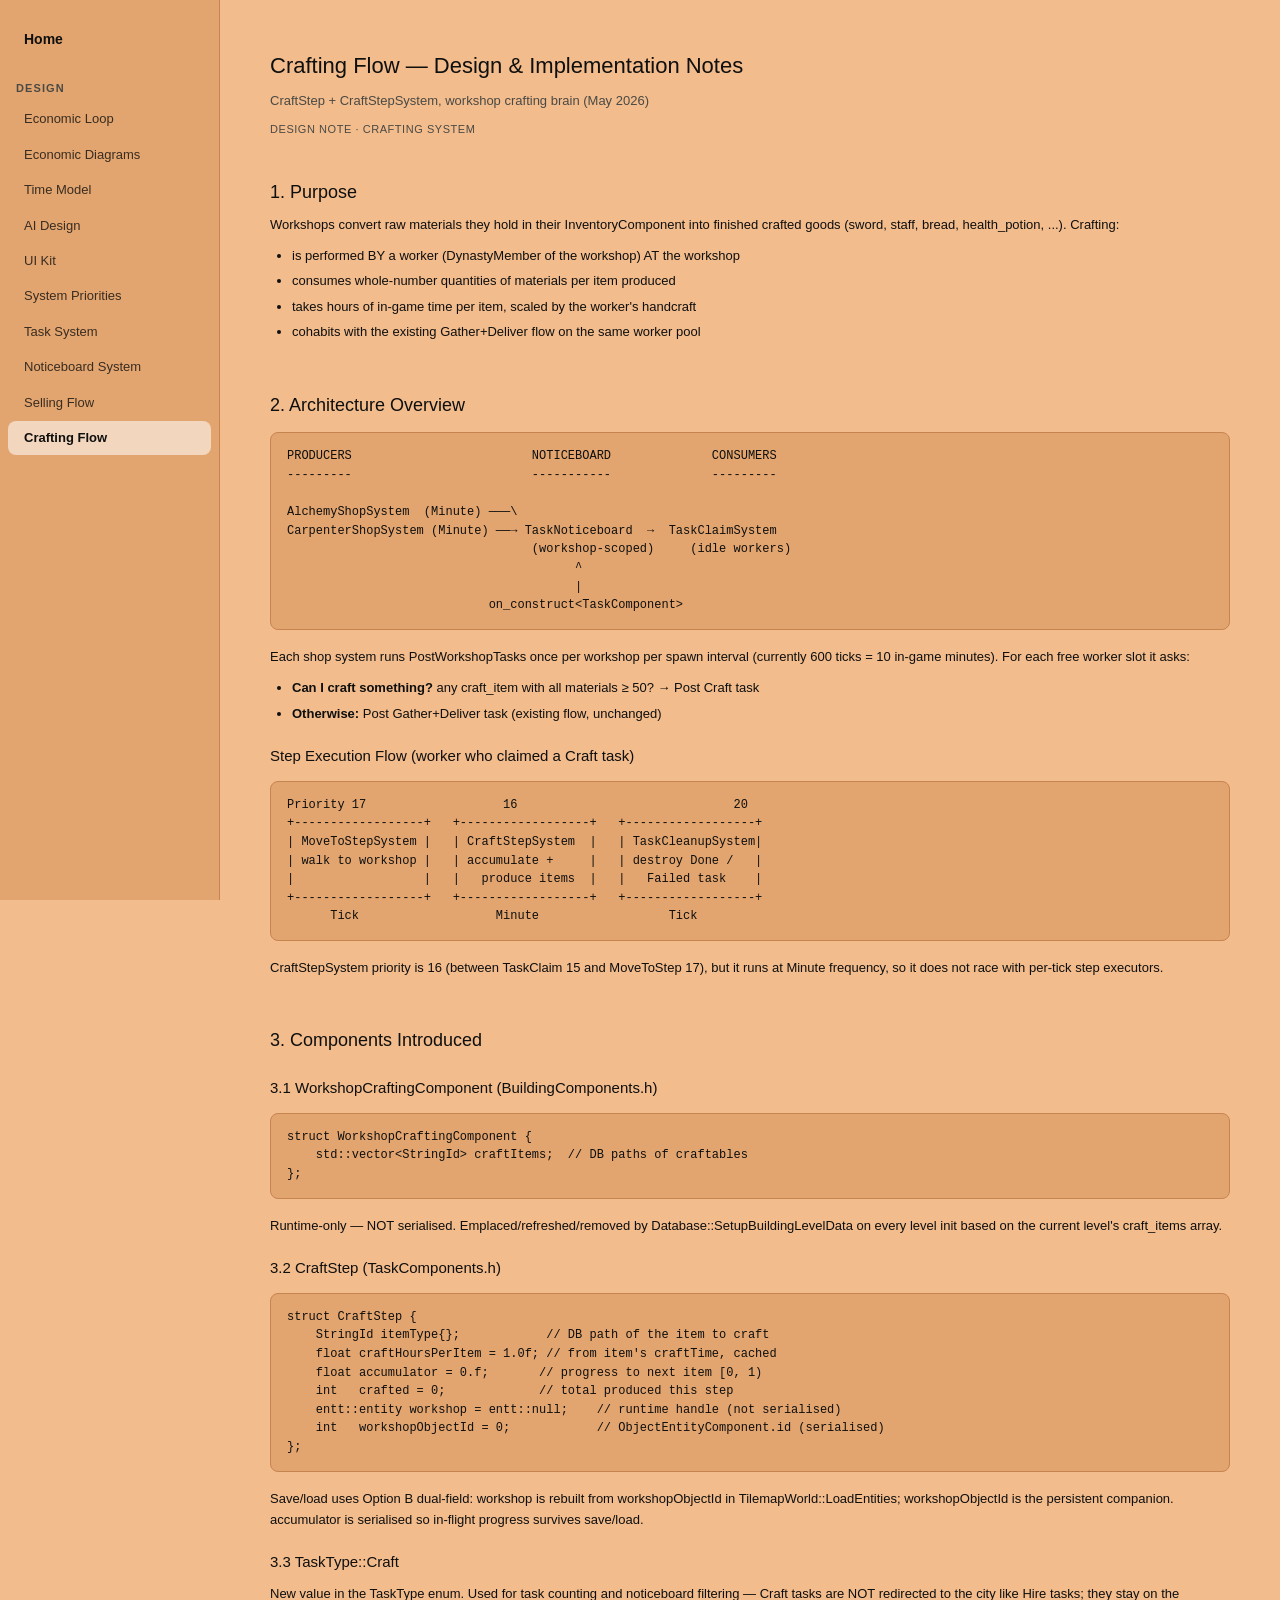
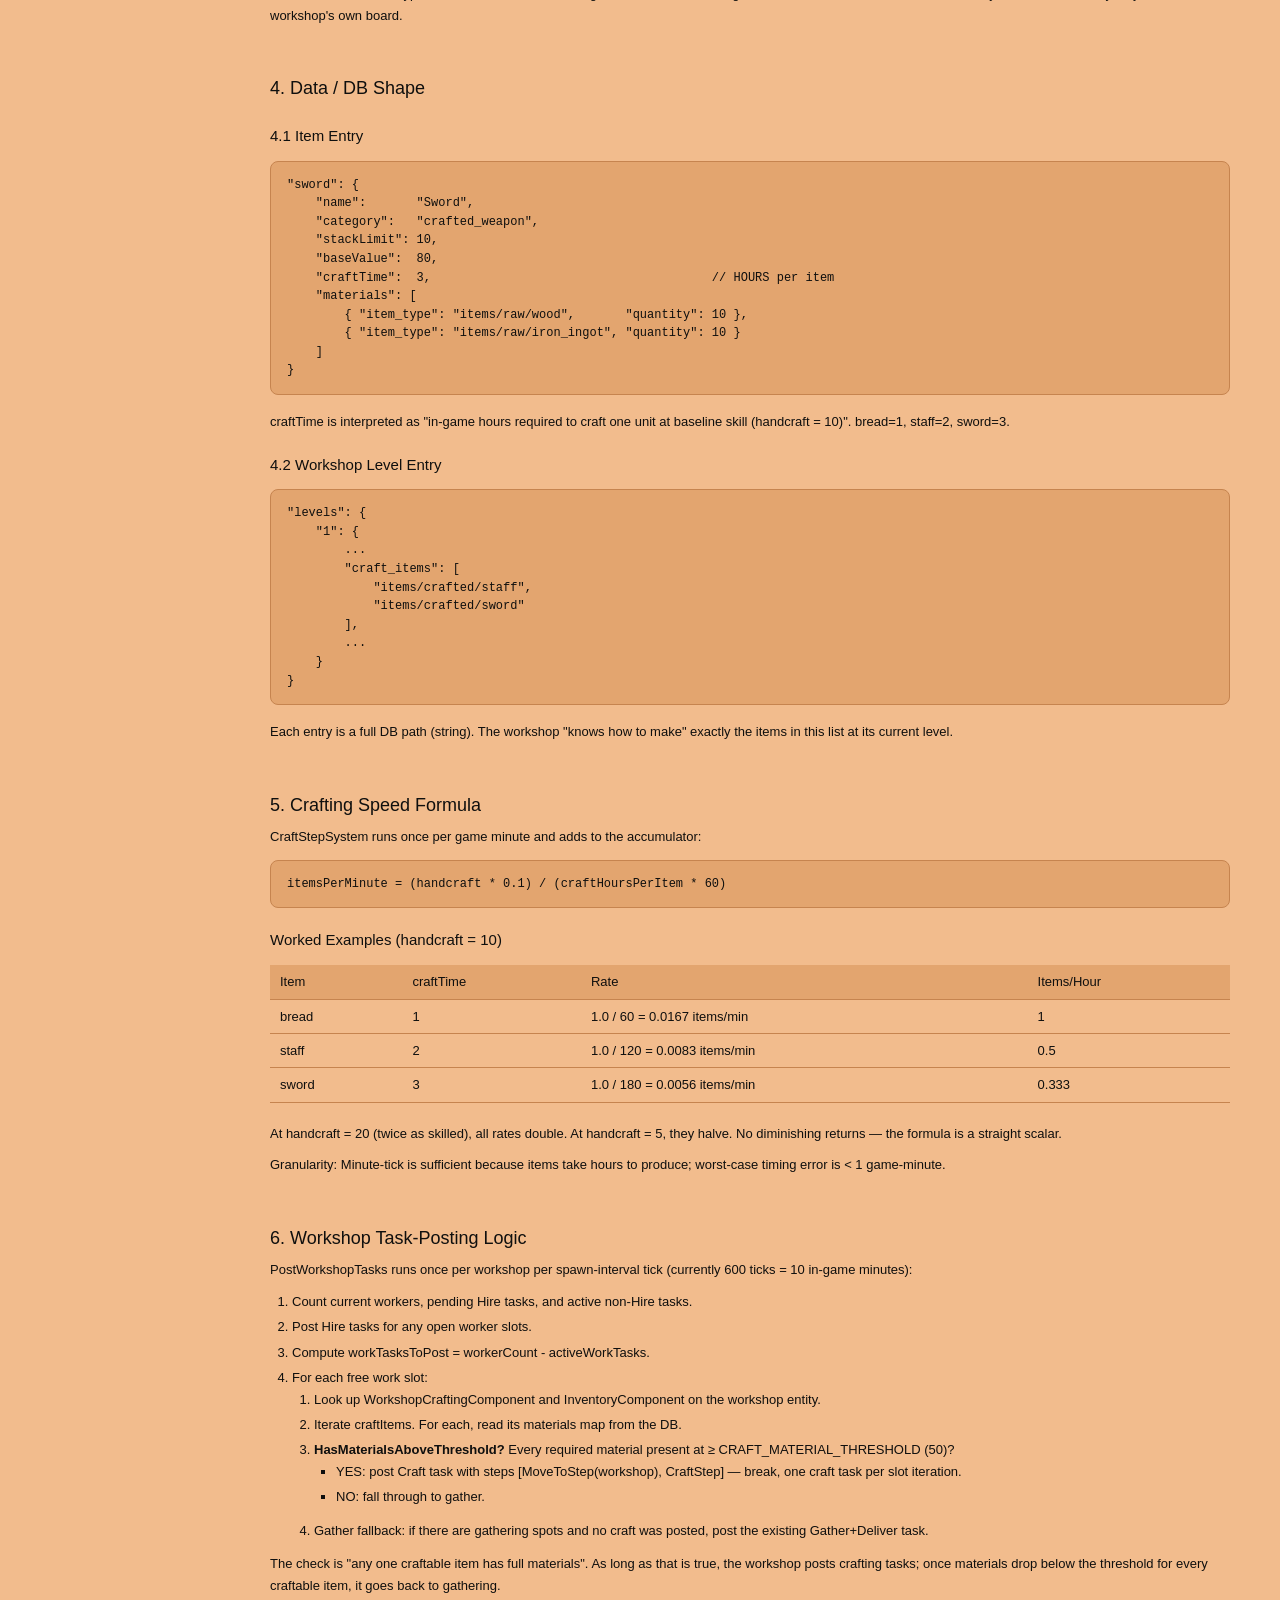
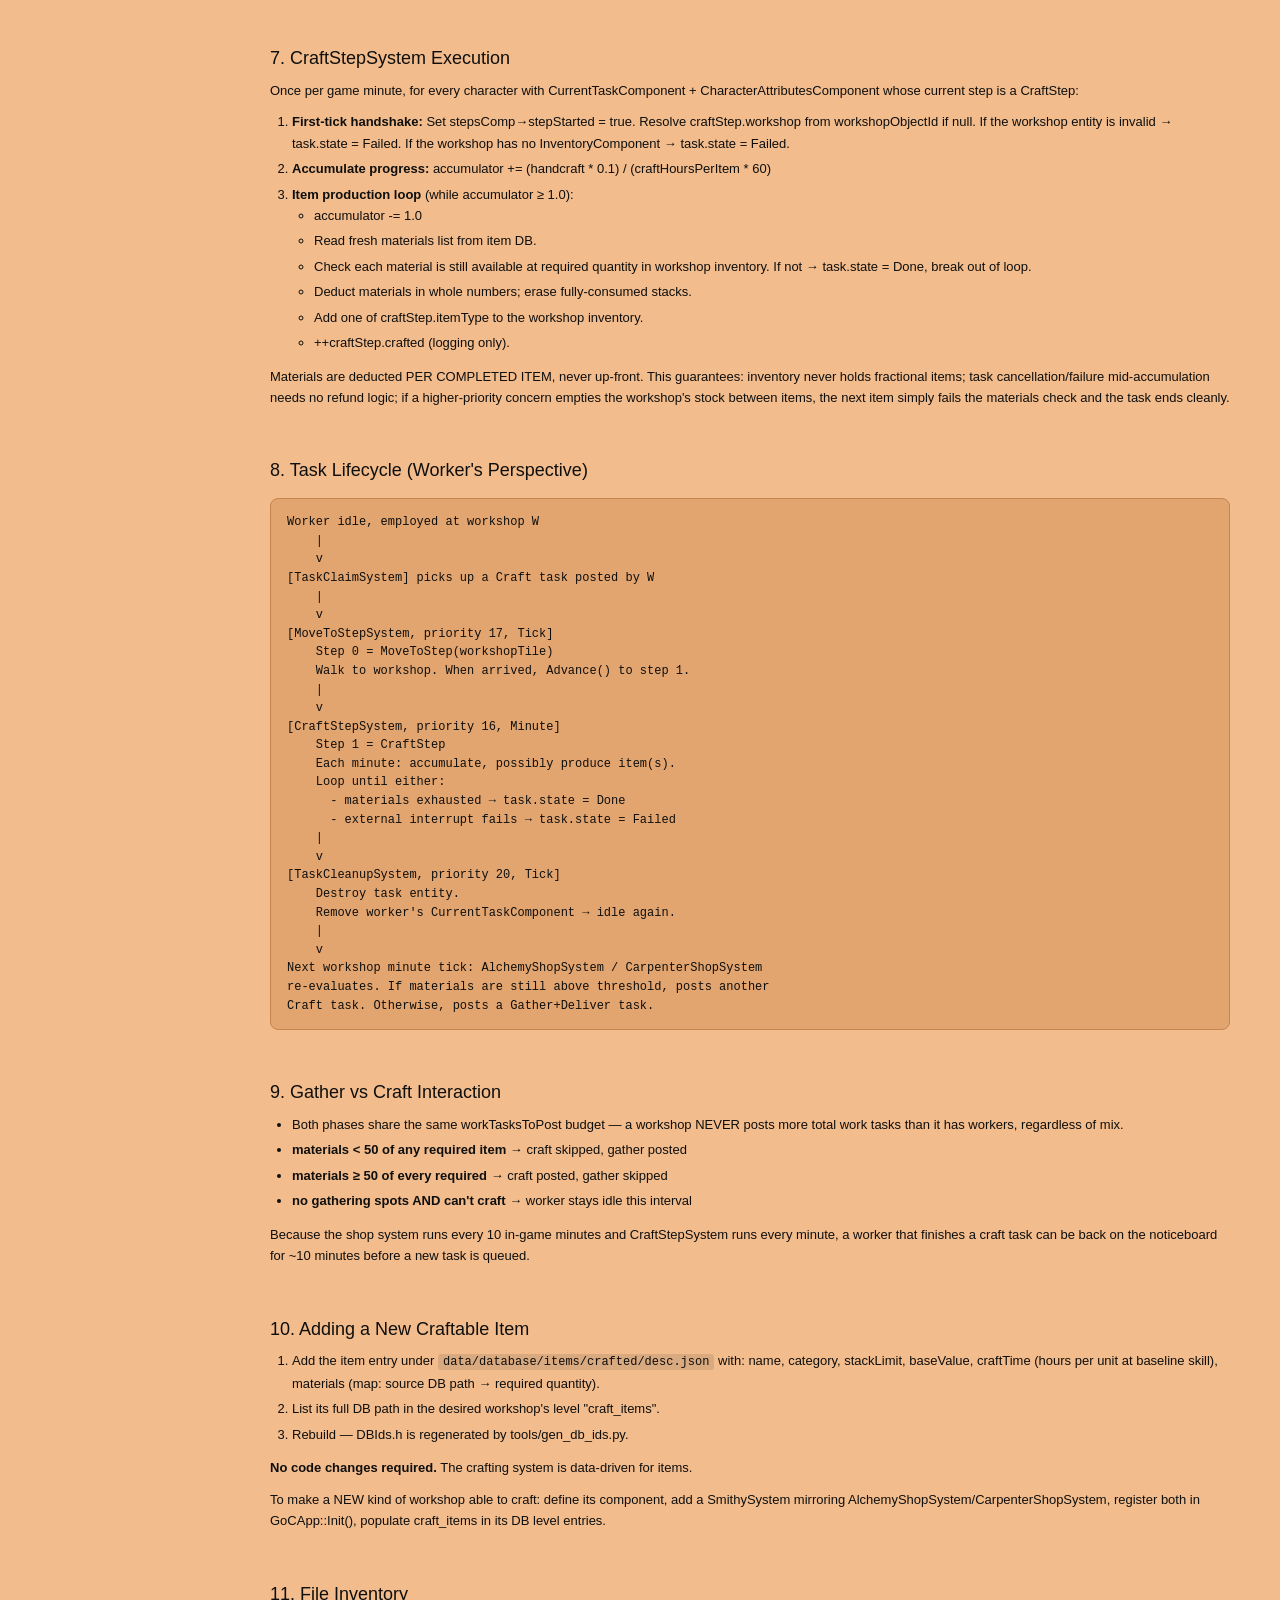
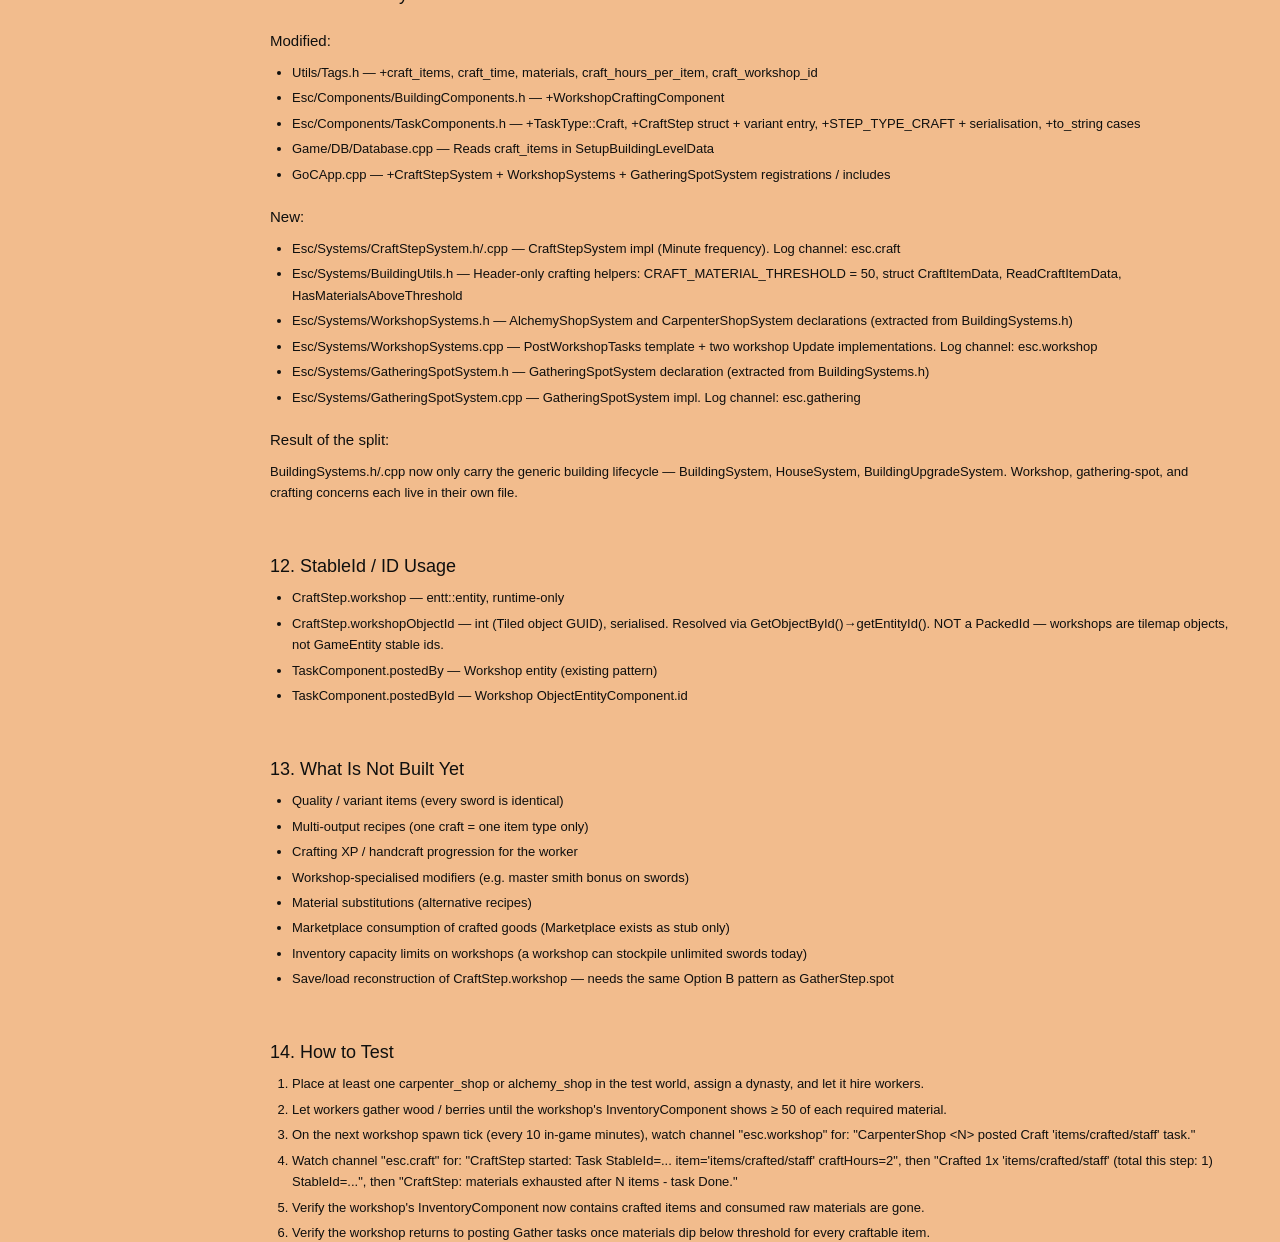
<file: design/guild_task_crafting.html>
<!DOCTYPE html>
<html lang="en">
<head>
  <meta charset="UTF-8">
  <meta name="viewport" content="width=device-width, initial-scale=1.0">
  <title>Guild — Crafting Flow</title>
  <link rel="stylesheet" href="../assets/theme.css" />
  <link rel="stylesheet" href="../assets/nav.css" />
  <style>
    body { font-family: sans-serif; background: var(--bg); margin: 0; padding: 48px 16px; color: var(--text); line-height: 1.65; }
    .page { max-width: 960px; margin: 0 auto; }
    h1 { font-size: 22px; font-weight: 500; color: var(--text); margin: 0 0 6px 0; }
    h2 { font-size: 18px; font-weight: 500; color: var(--text); margin: 28px 0 6px 0; scroll-margin-top: 24px; }
    h3 { font-size: 15px; font-weight: 500; color: var(--text); margin: 20px 0 8px 0; }
    p { font-size: 13px; color: var(--text); margin: 0 0 10px 0; }
    .subtitle { font-size: 13px; color: var(--muted); margin-bottom: 8px; }
    .meta { font-size: 11px; color: var(--muted); letter-spacing: 0.05em; margin-bottom: 40px; }
    .section { margin-bottom: 48px; }
    .section-label { font-size: 10px; font-weight: 500; letter-spacing: 0.1em; color: var(--muted); text-transform: uppercase; margin-bottom: 6px; }
    table { width: 100%; border-collapse: collapse; margin: 12px 0 20px 0; font-size: 13px; }
    th, td { text-align: left; padding: 6px 10px; border-bottom: 1px solid var(--border); color: var(--text); }
    th { font-weight: 500; background: var(--panel); }
    code { font-family: ui-monospace, SFMono-Regular, Menlo, Consolas, monospace; font-size: 12px; background: rgba(0,0,0,0.1); padding: 1px 5px; border-radius: 3px; color: var(--text); }
    pre { background: var(--panel); border: 1px solid var(--border); border-radius: 8px; padding: 14px 16px; overflow-x: auto; font-size: 12px; line-height: 1.55; color: var(--text); margin: 12px 0 16px 0; }
    pre code { background: transparent; padding: 0; color: inherit; font-size: inherit; }
    .callout { background: var(--panel); border: 1px solid var(--border); border-radius: 8px; padding: 14px 18px; margin: 16px 0; }
    .callout-purple { border-left: 3px solid #534AB7; border-radius: 0 8px 8px 0; }
    .callout-teal { border-left: 3px solid #0F6E56; border-radius: 0 8px 8px 0; }
    .callout-amber { border-left: 3px solid #854F0B; border-radius: 0 8px 8px 0; }
    .callout-coral { border-left: 3px solid #993C1D; border-radius: 0 8px 8px 0; }
    .callout-label { font-size: 10px; font-weight: 500; letter-spacing: 0.08em; text-transform: uppercase; margin-bottom: 4px; }
    .callout-purple .callout-label { color: #534AB7; }
    .callout-teal .callout-label { color: #0F6E56; }
    .callout-amber .callout-label { color: #854F0B; }
    .callout-coral .callout-label { color: #993C1D; }
    ul, ol { font-size: 13px; color: var(--text); margin: 0 0 12px 0; padding-left: 22px; }
    li { margin-bottom: 4px; }
    .divider { border: none; border-top: 1px solid var(--border); margin: 48px 0; }
  </style>
</head>
<body>
<div id="content">
<div class="page">

  <h1>Crafting Flow — Design &amp; Implementation Notes</h1>
  <p class="subtitle">CraftStep + CraftStepSystem, workshop crafting brain (May 2026)</p>
  <p class="meta">DESIGN NOTE · CRAFTING SYSTEM</p>

  <div class="section">
    <h2>1. Purpose</h2>
    <p>Workshops convert raw materials they hold in their InventoryComponent into finished crafted goods (sword, staff, bread, health_potion, ...). Crafting:</p>
    <ul>
      <li>is performed BY a worker (DynastyMember of the workshop) AT the workshop</li>
      <li>consumes whole-number quantities of materials per item produced</li>
      <li>takes hours of in-game time per item, scaled by the worker's handcraft</li>
      <li>cohabits with the existing Gather+Deliver flow on the same worker pool</li>
    </ul>
  </div>

  <div class="section">
    <h2>2. Architecture Overview</h2>
    <pre><code>PRODUCERS                         NOTICEBOARD              CONSUMERS
---------                         -----------              ---------

AlchemyShopSystem  (Minute) ───\
CarpenterShopSystem (Minute) ──→ TaskNoticeboard  →  TaskClaimSystem
                                  (workshop-scoped)     (idle workers)
                                        ^
                                        |
                            on_construct&lt;TaskComponent&gt;</code></pre>
    <p>Each shop system runs PostWorkshopTasks once per workshop per spawn interval (currently 600 ticks = 10 in-game minutes). For each free worker slot it asks:</p>
    <ul>
      <li><strong>Can I craft something?</strong> any craft_item with all materials &ge; 50? → Post Craft task</li>
      <li><strong>Otherwise:</strong> Post Gather+Deliver task (existing flow, unchanged)</li>
    </ul>

    <h3>Step Execution Flow (worker who claimed a Craft task)</h3>
    <pre><code>Priority 17                   16                              20
+------------------+   +------------------+   +------------------+
| MoveToStepSystem |   | CraftStepSystem  |   | TaskCleanupSystem|
| walk to workshop |   | accumulate +     |   | destroy Done /   |
|                  |   |   produce items  |   |   Failed task    |
+------------------+   +------------------+   +------------------+
      Tick                   Minute                  Tick</code></pre>
    <p>CraftStepSystem priority is 16 (between TaskClaim 15 and MoveToStep 17), but it runs at Minute frequency, so it does not race with per-tick step executors.</p>
  </div>

  <div class="section">
    <h2>3. Components Introduced</h2>

    <h3>3.1 WorkshopCraftingComponent (BuildingComponents.h)</h3>
    <pre><code>struct WorkshopCraftingComponent {
    std::vector&lt;StringId&gt; craftItems;  // DB paths of craftables
};</code></pre>
    <p>Runtime-only — NOT serialised. Emplaced/refreshed/removed by Database::SetupBuildingLevelData on every level init based on the current level's craft_items array.</p>

    <h3>3.2 CraftStep (TaskComponents.h)</h3>
    <pre><code>struct CraftStep {
    StringId itemType{};            // DB path of the item to craft
    float craftHoursPerItem = 1.0f; // from item's craftTime, cached
    float accumulator = 0.f;       // progress to next item [0, 1)
    int   crafted = 0;             // total produced this step
    entt::entity workshop = entt::null;    // runtime handle (not serialised)
    int   workshopObjectId = 0;            // ObjectEntityComponent.id (serialised)
};</code></pre>
    <p>Save/load uses Option B dual-field: workshop is rebuilt from workshopObjectId in TilemapWorld::LoadEntities; workshopObjectId is the persistent companion. accumulator is serialised so in-flight progress survives save/load.</p>

    <h3>3.3 TaskType::Craft</h3>
    <p>New value in the TaskType enum. Used for task counting and noticeboard filtering — Craft tasks are NOT redirected to the city like Hire tasks; they stay on the workshop's own board.</p>
  </div>

  <div class="section">
    <h2>4. Data / DB Shape</h2>

    <h3>4.1 Item Entry</h3>
    <pre><code>"sword": {
    "name":       "Sword",
    "category":   "crafted_weapon",
    "stackLimit": 10,
    "baseValue":  80,
    "craftTime":  3,                                       // HOURS per item
    "materials": [
        { "item_type": "items/raw/wood",       "quantity": 10 },
        { "item_type": "items/raw/iron_ingot", "quantity": 10 }
    ]
}</code></pre>
    <p>craftTime is interpreted as "in-game hours required to craft one unit at baseline skill (handcraft = 10)". bread=1, staff=2, sword=3.</p>

    <h3>4.2 Workshop Level Entry</h3>
    <pre><code>"levels": {
    "1": {
        ...
        "craft_items": [
            "items/crafted/staff",
            "items/crafted/sword"
        ],
        ...
    }
}</code></pre>
    <p>Each entry is a full DB path (string). The workshop "knows how to make" exactly the items in this list at its current level.</p>
  </div>

  <div class="section">
    <h2>5. Crafting Speed Formula</h2>
    <p>CraftStepSystem runs once per game minute and adds to the accumulator:</p>
    <pre><code>itemsPerMinute = (handcraft * 0.1) / (craftHoursPerItem * 60)</code></pre>

    <h3>Worked Examples (handcraft = 10)</h3>
    <table>
      <thead><tr><th>Item</th><th>craftTime</th><th>Rate</th><th>Items/Hour</th></tr></thead>
      <tbody>
        <tr><td>bread</td><td>1</td><td>1.0 / 60 = 0.0167 items/min</td><td>1</td></tr>
        <tr><td>staff</td><td>2</td><td>1.0 / 120 = 0.0083 items/min</td><td>0.5</td></tr>
        <tr><td>sword</td><td>3</td><td>1.0 / 180 = 0.0056 items/min</td><td>0.333</td></tr>
      </tbody>
    </table>
    <p>At handcraft = 20 (twice as skilled), all rates double. At handcraft = 5, they halve. No diminishing returns — the formula is a straight scalar.</p>
    <p>Granularity: Minute-tick is sufficient because items take hours to produce; worst-case timing error is &lt; 1 game-minute.</p>
  </div>

  <div class="section">
    <h2>6. Workshop Task-Posting Logic</h2>
    <p>PostWorkshopTasks runs once per workshop per spawn-interval tick (currently 600 ticks = 10 in-game minutes):</p>
    <ol>
      <li>Count current workers, pending Hire tasks, and active non-Hire tasks.</li>
      <li>Post Hire tasks for any open worker slots.</li>
      <li>Compute workTasksToPost = workerCount - activeWorkTasks.</li>
      <li>For each free work slot:
        <ol>
          <li>Look up WorkshopCraftingComponent and InventoryComponent on the workshop entity.</li>
          <li>Iterate craftItems. For each, read its materials map from the DB.</li>
          <li><strong>HasMaterialsAboveThreshold?</strong> Every required material present at &ge; CRAFT_MATERIAL_THRESHOLD (50)?
            <ul>
              <li>YES: post Craft task with steps [MoveToStep(workshop), CraftStep] — break, one craft task per slot iteration.</li>
              <li>NO: fall through to gather.</li>
            </ul>
          </li>
          <li>Gather fallback: if there are gathering spots and no craft was posted, post the existing Gather+Deliver task.</li>
        </ol>
      </li>
    </ol>
    <p>The check is "any one craftable item has full materials". As long as that is true, the workshop posts crafting tasks; once materials drop below the threshold for every craftable item, it goes back to gathering.</p>
  </div>

  <div class="section">
    <h2>7. CraftStepSystem Execution</h2>
    <p>Once per game minute, for every character with CurrentTaskComponent + CharacterAttributesComponent whose current step is a CraftStep:</p>
    <ol>
      <li><strong>First-tick handshake:</strong> Set stepsComp→stepStarted = true. Resolve craftStep.workshop from workshopObjectId if null. If the workshop entity is invalid → task.state = Failed. If the workshop has no InventoryComponent → task.state = Failed.</li>
      <li><strong>Accumulate progress:</strong> accumulator += (handcraft * 0.1) / (craftHoursPerItem * 60)</li>
      <li><strong>Item production loop</strong> (while accumulator &ge; 1.0):
        <ul>
          <li>accumulator -= 1.0</li>
          <li>Read fresh materials list from item DB.</li>
          <li>Check each material is still available at required quantity in workshop inventory. If not → task.state = Done, break out of loop.</li>
          <li>Deduct materials in whole numbers; erase fully-consumed stacks.</li>
          <li>Add one of craftStep.itemType to the workshop inventory.</li>
          <li>++craftStep.crafted (logging only).</li>
        </ul>
      </li>
    </ol>
    <p>Materials are deducted PER COMPLETED ITEM, never up-front. This guarantees: inventory never holds fractional items; task cancellation/failure mid-accumulation needs no refund logic; if a higher-priority concern empties the workshop's stock between items, the next item simply fails the materials check and the task ends cleanly.</p>
  </div>

  <div class="section">
    <h2>8. Task Lifecycle (Worker's Perspective)</h2>
    <pre><code>Worker idle, employed at workshop W
    |
    v
[TaskClaimSystem] picks up a Craft task posted by W
    |
    v
[MoveToStepSystem, priority 17, Tick]
    Step 0 = MoveToStep(workshopTile)
    Walk to workshop. When arrived, Advance() to step 1.
    |
    v
[CraftStepSystem, priority 16, Minute]
    Step 1 = CraftStep
    Each minute: accumulate, possibly produce item(s).
    Loop until either:
      - materials exhausted → task.state = Done
      - external interrupt fails → task.state = Failed
    |
    v
[TaskCleanupSystem, priority 20, Tick]
    Destroy task entity.
    Remove worker's CurrentTaskComponent → idle again.
    |
    v
Next workshop minute tick: AlchemyShopSystem / CarpenterShopSystem
re-evaluates. If materials are still above threshold, posts another
Craft task. Otherwise, posts a Gather+Deliver task.</code></pre>
  </div>

  <div class="section">
    <h2>9. Gather vs Craft Interaction</h2>
    <ul>
      <li>Both phases share the same workTasksToPost budget — a workshop NEVER posts more total work tasks than it has workers, regardless of mix.</li>
      <li><strong>materials &lt; 50 of any required item</strong> → craft skipped, gather posted</li>
      <li><strong>materials &ge; 50 of every required</strong> → craft posted, gather skipped</li>
      <li><strong>no gathering spots AND can't craft</strong> → worker stays idle this interval</li>
    </ul>
    <p>Because the shop system runs every 10 in-game minutes and CraftStepSystem runs every minute, a worker that finishes a craft task can be back on the noticeboard for ~10 minutes before a new task is queued.</p>
  </div>

  <div class="section">
    <h2>10. Adding a New Craftable Item</h2>
    <ol>
      <li>Add the item entry under <code>data/database/items/crafted/desc.json</code> with: name, category, stackLimit, baseValue, craftTime (hours per unit at baseline skill), materials (map: source DB path → required quantity).</li>
      <li>List its full DB path in the desired workshop's level "craft_items".</li>
      <li>Rebuild — DBIds.h is regenerated by tools/gen_db_ids.py.</li>
    </ol>
    <p><strong>No code changes required.</strong> The crafting system is data-driven for items.</p>
    <p>To make a NEW kind of workshop able to craft: define its component, add a SmithySystem mirroring AlchemyShopSystem/CarpenterShopSystem, register both in GoCApp::Init(), populate craft_items in its DB level entries.</p>
  </div>

  <div class="section">
    <h2>11. File Inventory</h2>
    <h3>Modified:</h3>
    <ul>
      <li>Utils/Tags.h — +craft_items, craft_time, materials, craft_hours_per_item, craft_workshop_id</li>
      <li>Esc/Components/BuildingComponents.h — +WorkshopCraftingComponent</li>
      <li>Esc/Components/TaskComponents.h — +TaskType::Craft, +CraftStep struct + variant entry, +STEP_TYPE_CRAFT + serialisation, +to_string cases</li>
      <li>Game/DB/Database.cpp — Reads craft_items in SetupBuildingLevelData</li>
      <li>GoCApp.cpp — +CraftStepSystem + WorkshopSystems + GatheringSpotSystem registrations / includes</li>
    </ul>
    <h3>New:</h3>
    <ul>
      <li>Esc/Systems/CraftStepSystem.h/.cpp — CraftStepSystem impl (Minute frequency). Log channel: esc.craft</li>
      <li>Esc/Systems/BuildingUtils.h — Header-only crafting helpers: CRAFT_MATERIAL_THRESHOLD = 50, struct CraftItemData, ReadCraftItemData, HasMaterialsAboveThreshold</li>
      <li>Esc/Systems/WorkshopSystems.h — AlchemyShopSystem and CarpenterShopSystem declarations (extracted from BuildingSystems.h)</li>
      <li>Esc/Systems/WorkshopSystems.cpp — PostWorkshopTasks template + two workshop Update implementations. Log channel: esc.workshop</li>
      <li>Esc/Systems/GatheringSpotSystem.h — GatheringSpotSystem declaration (extracted from BuildingSystems.h)</li>
      <li>Esc/Systems/GatheringSpotSystem.cpp — GatheringSpotSystem impl. Log channel: esc.gathering</li>
    </ul>
    <h3>Result of the split:</h3>
    <p>BuildingSystems.h/.cpp now only carry the generic building lifecycle — BuildingSystem, HouseSystem, BuildingUpgradeSystem. Workshop, gathering-spot, and crafting concerns each live in their own file.</p>
  </div>

  <div class="section">
    <h2>12. StableId / ID Usage</h2>
    <ul>
      <li>CraftStep.workshop — entt::entity, runtime-only</li>
      <li>CraftStep.workshopObjectId — int (Tiled object GUID), serialised. Resolved via GetObjectById()→getEntityId(). NOT a PackedId — workshops are tilemap objects, not GameEntity stable ids.</li>
      <li>TaskComponent.postedBy — Workshop entity (existing pattern)</li>
      <li>TaskComponent.postedById — Workshop ObjectEntityComponent.id</li>
    </ul>
  </div>

  <div class="section">
    <h2>13. What Is Not Built Yet</h2>
    <ul>
      <li>Quality / variant items (every sword is identical)</li>
      <li>Multi-output recipes (one craft = one item type only)</li>
      <li>Crafting XP / handcraft progression for the worker</li>
      <li>Workshop-specialised modifiers (e.g. master smith bonus on swords)</li>
      <li>Material substitutions (alternative recipes)</li>
      <li>Marketplace consumption of crafted goods (Marketplace exists as stub only)</li>
      <li>Inventory capacity limits on workshops (a workshop can stockpile unlimited swords today)</li>
      <li>Save/load reconstruction of CraftStep.workshop — needs the same Option B pattern as GatherStep.spot</li>
    </ul>
  </div>

  <div class="section">
    <h2>14. How to Test</h2>
    <ol>
      <li>Place at least one carpenter_shop or alchemy_shop in the test world, assign a dynasty, and let it hire workers.</li>
      <li>Let workers gather wood / berries until the workshop's InventoryComponent shows &ge; 50 of each required material.</li>
      <li>On the next workshop spawn tick (every 10 in-game minutes), watch channel "esc.workshop" for: "CarpenterShop &lt;N&gt; posted Craft 'items/crafted/staff' task."</li>
      <li>Watch channel "esc.craft" for: "CraftStep started: Task StableId=... item='items/crafted/staff' craftHours=2", then "Crafted 1x 'items/crafted/staff' (total this step: 1) StableId=...", then "CraftStep: materials exhausted after N items - task Done."</li>
      <li>Verify the workshop's InventoryComponent now contains crafted items and consumed raw materials are gone.</li>
      <li>Verify the workshop returns to posting Gather tasks once materials dip below threshold for every craftable item.</li>
    </ol>
  </div>

</div>
</div>
<script src="../assets/nav.js"></script>
</body>
</html>
</file>
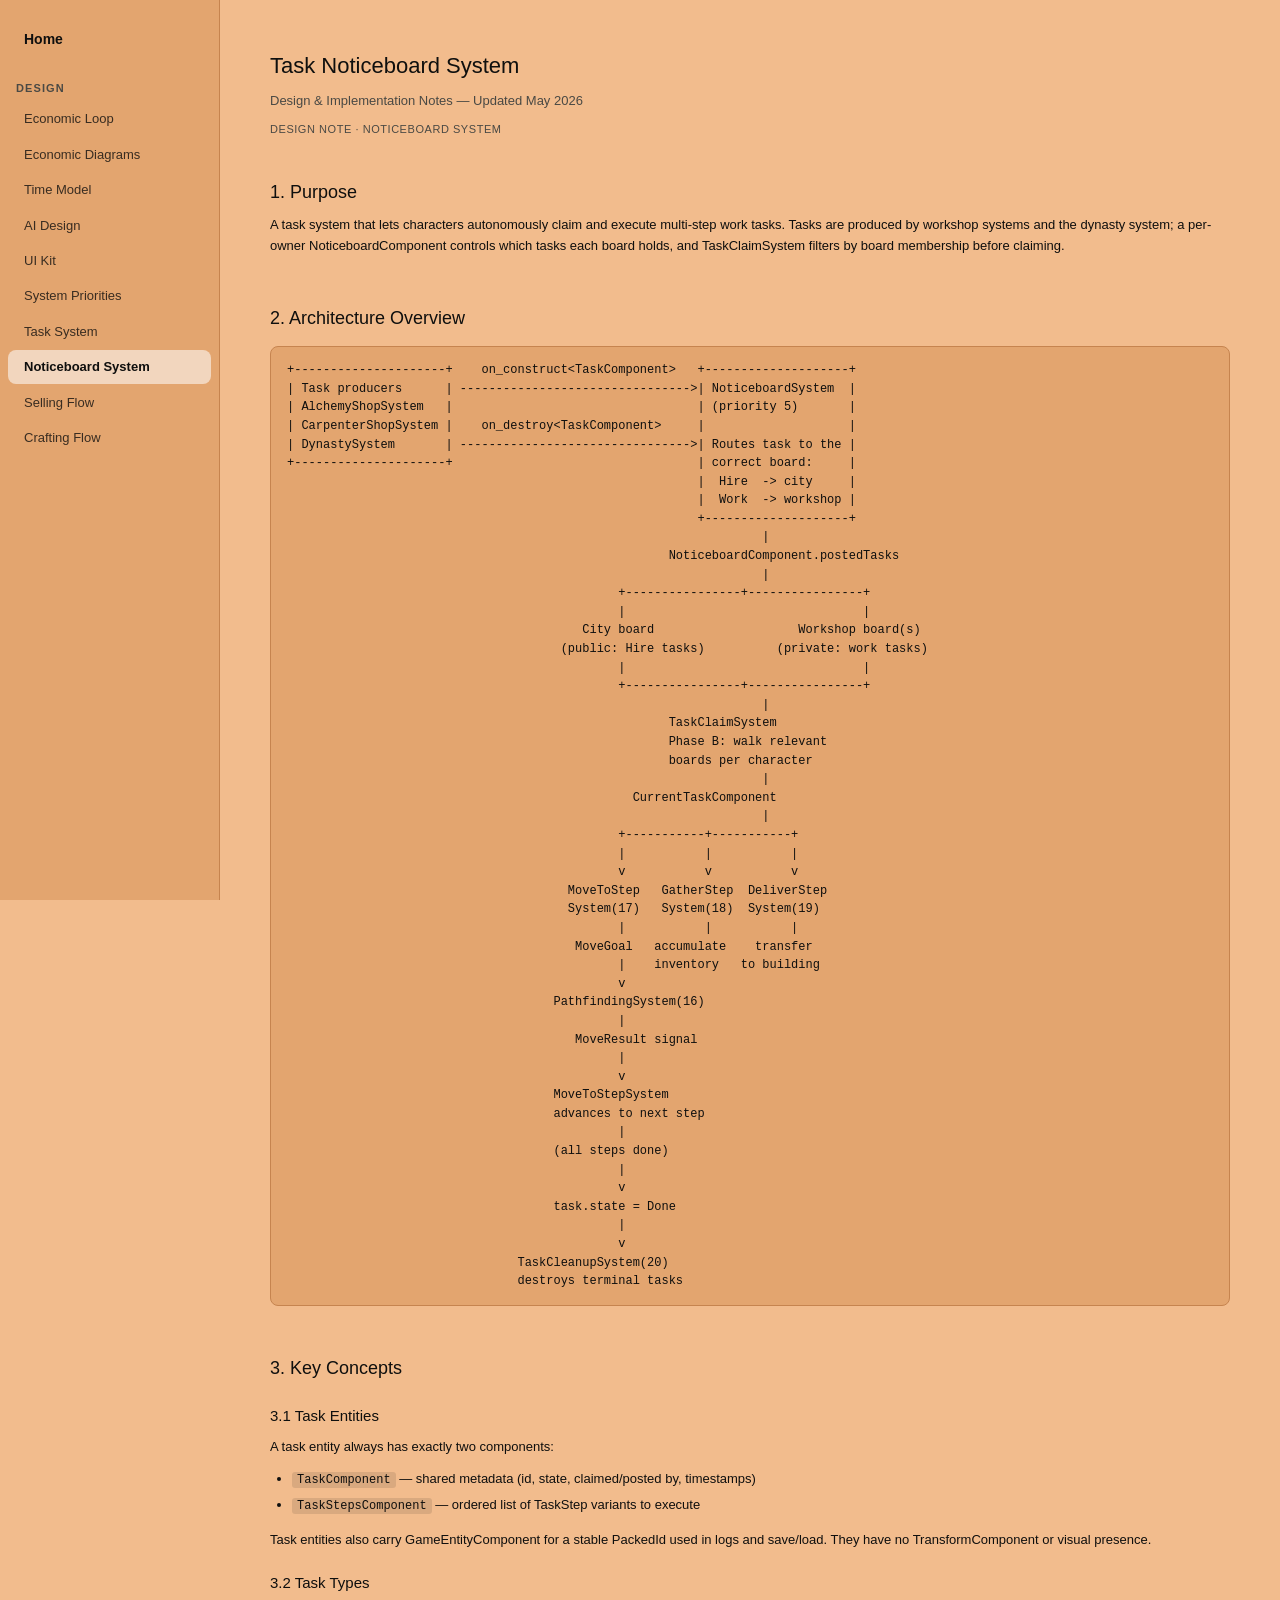
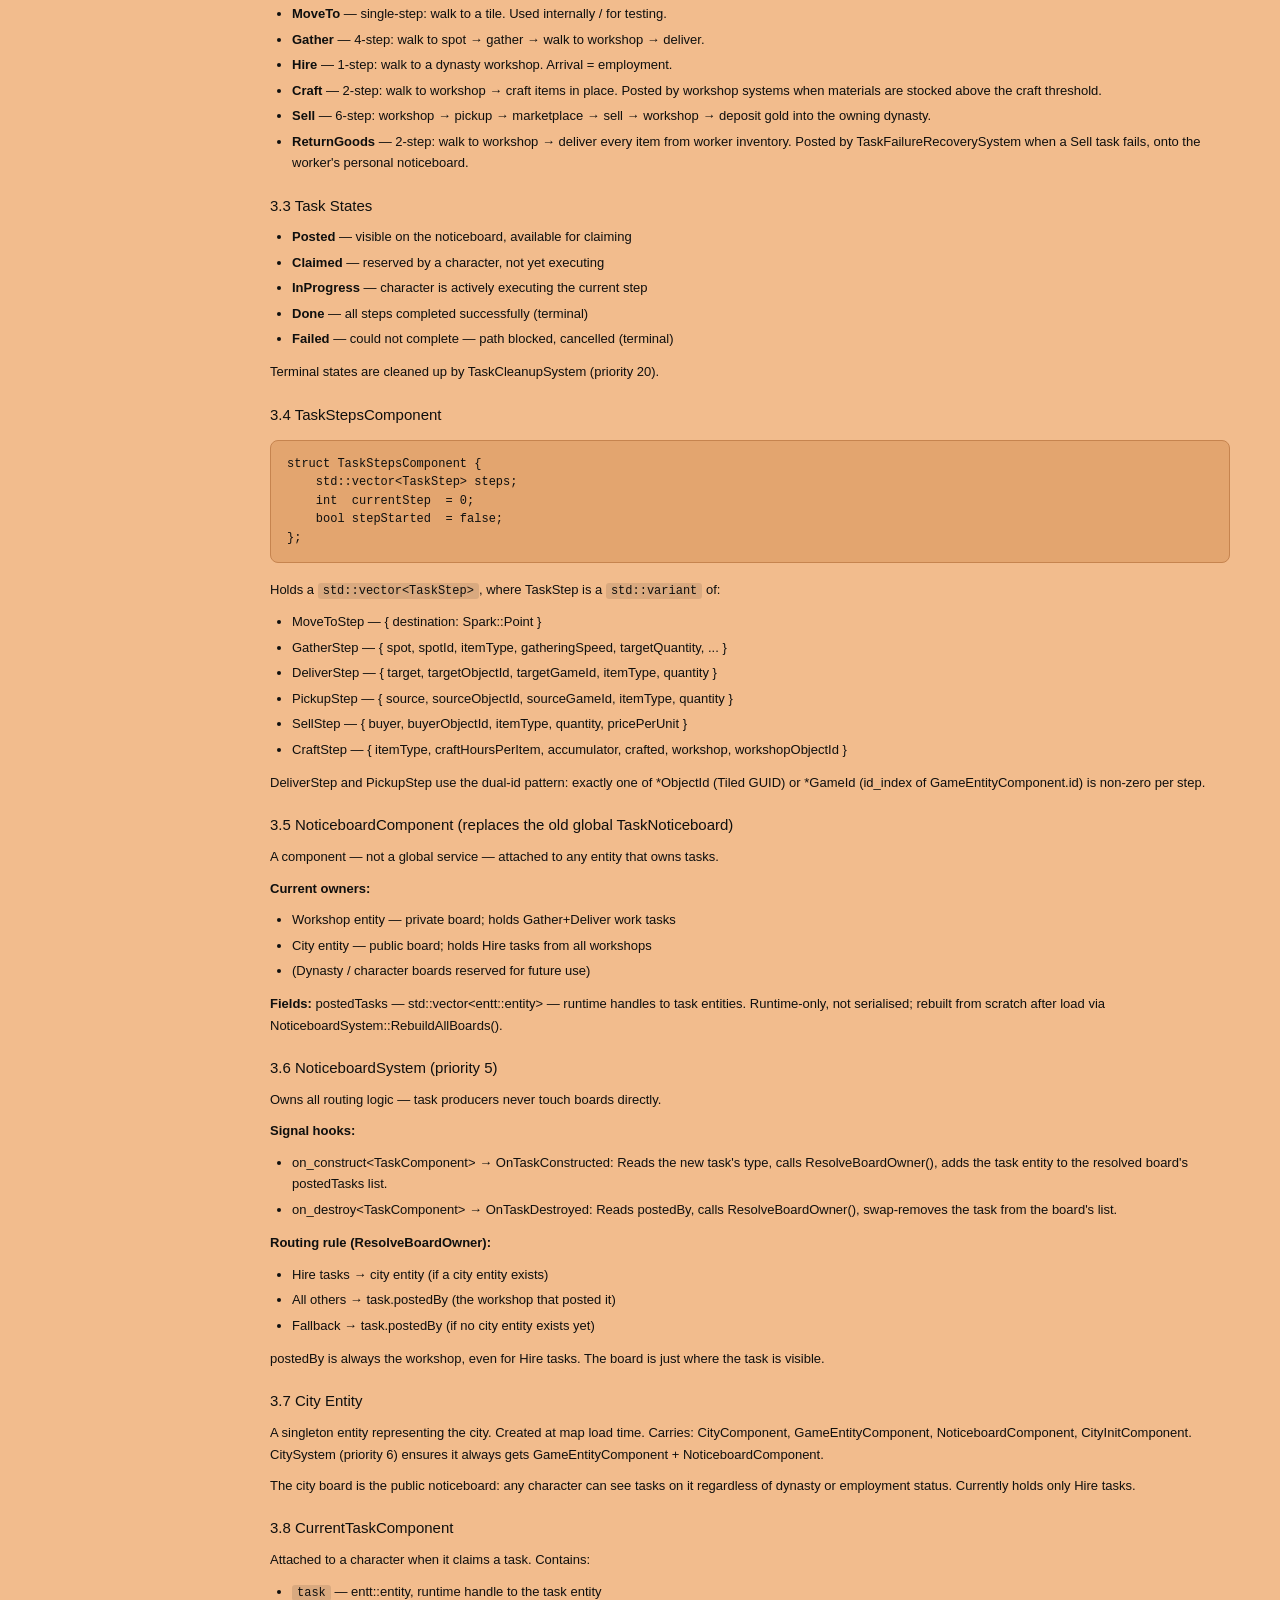
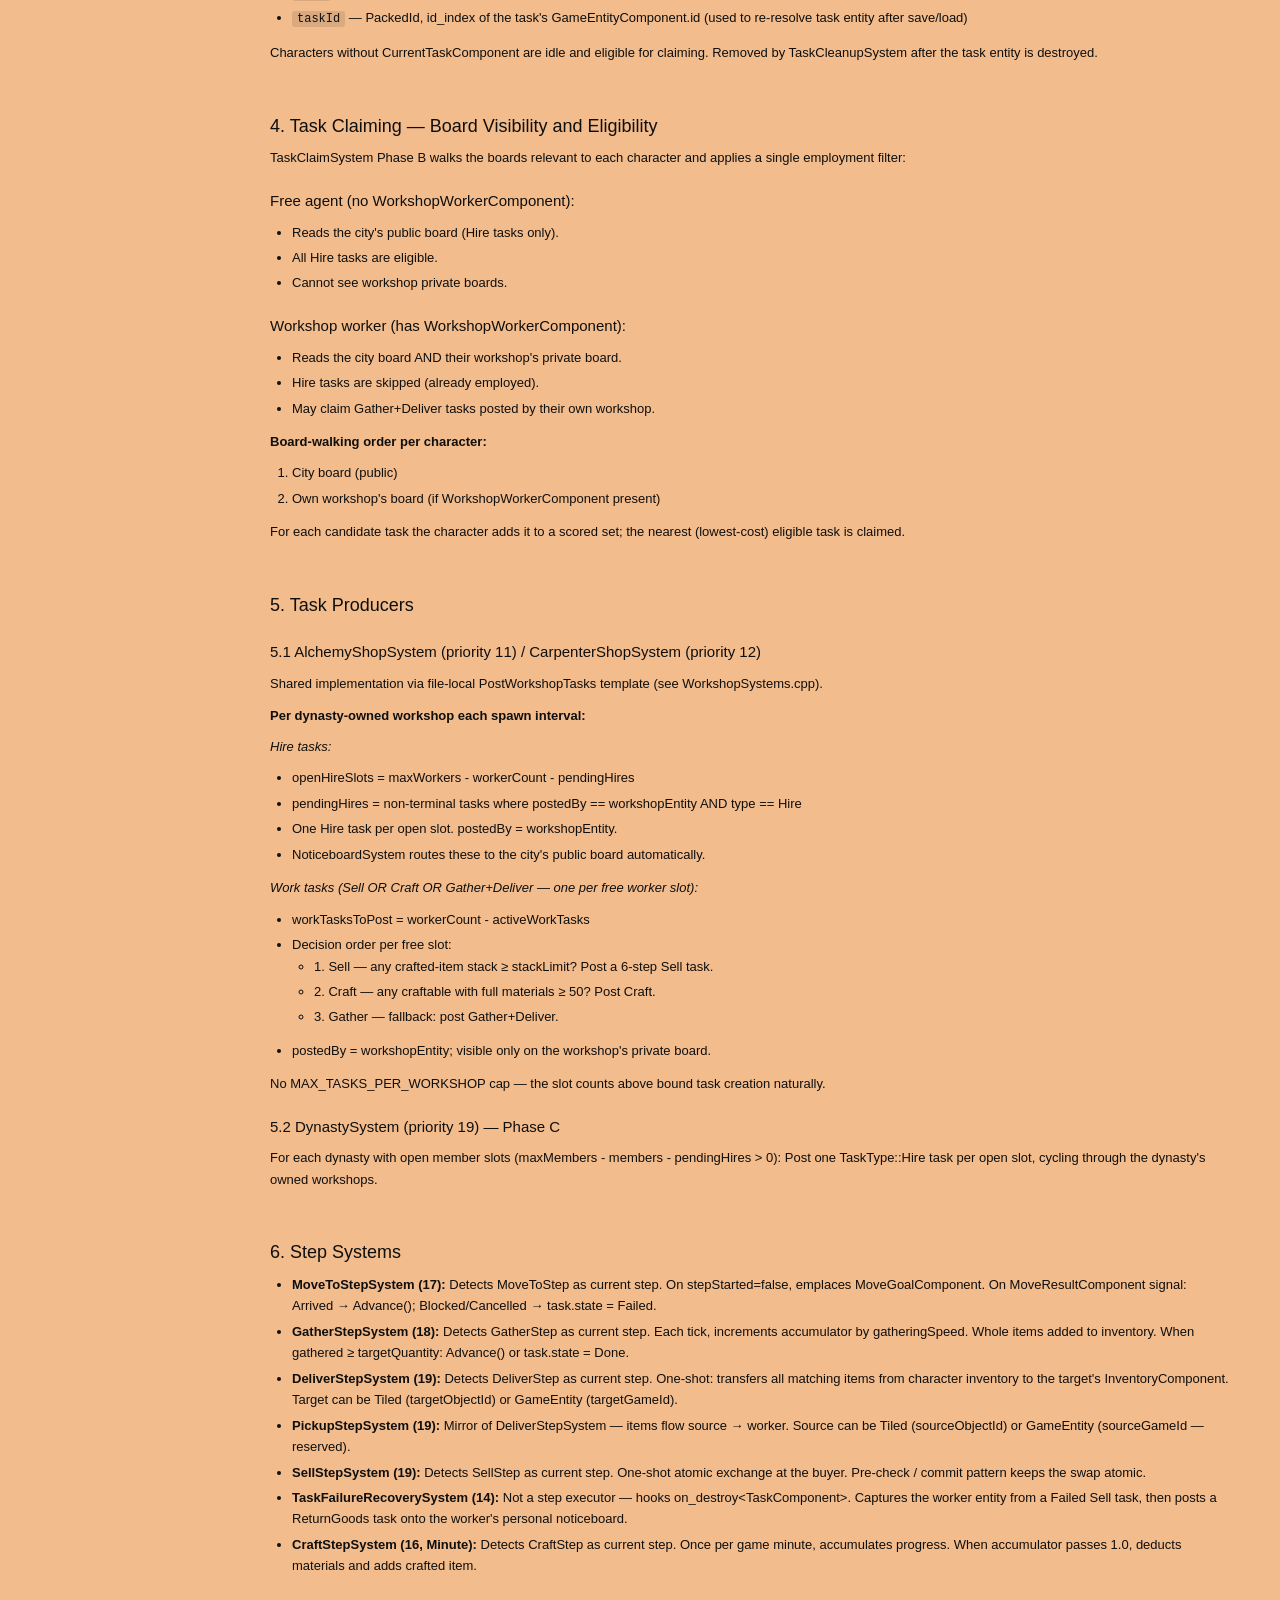
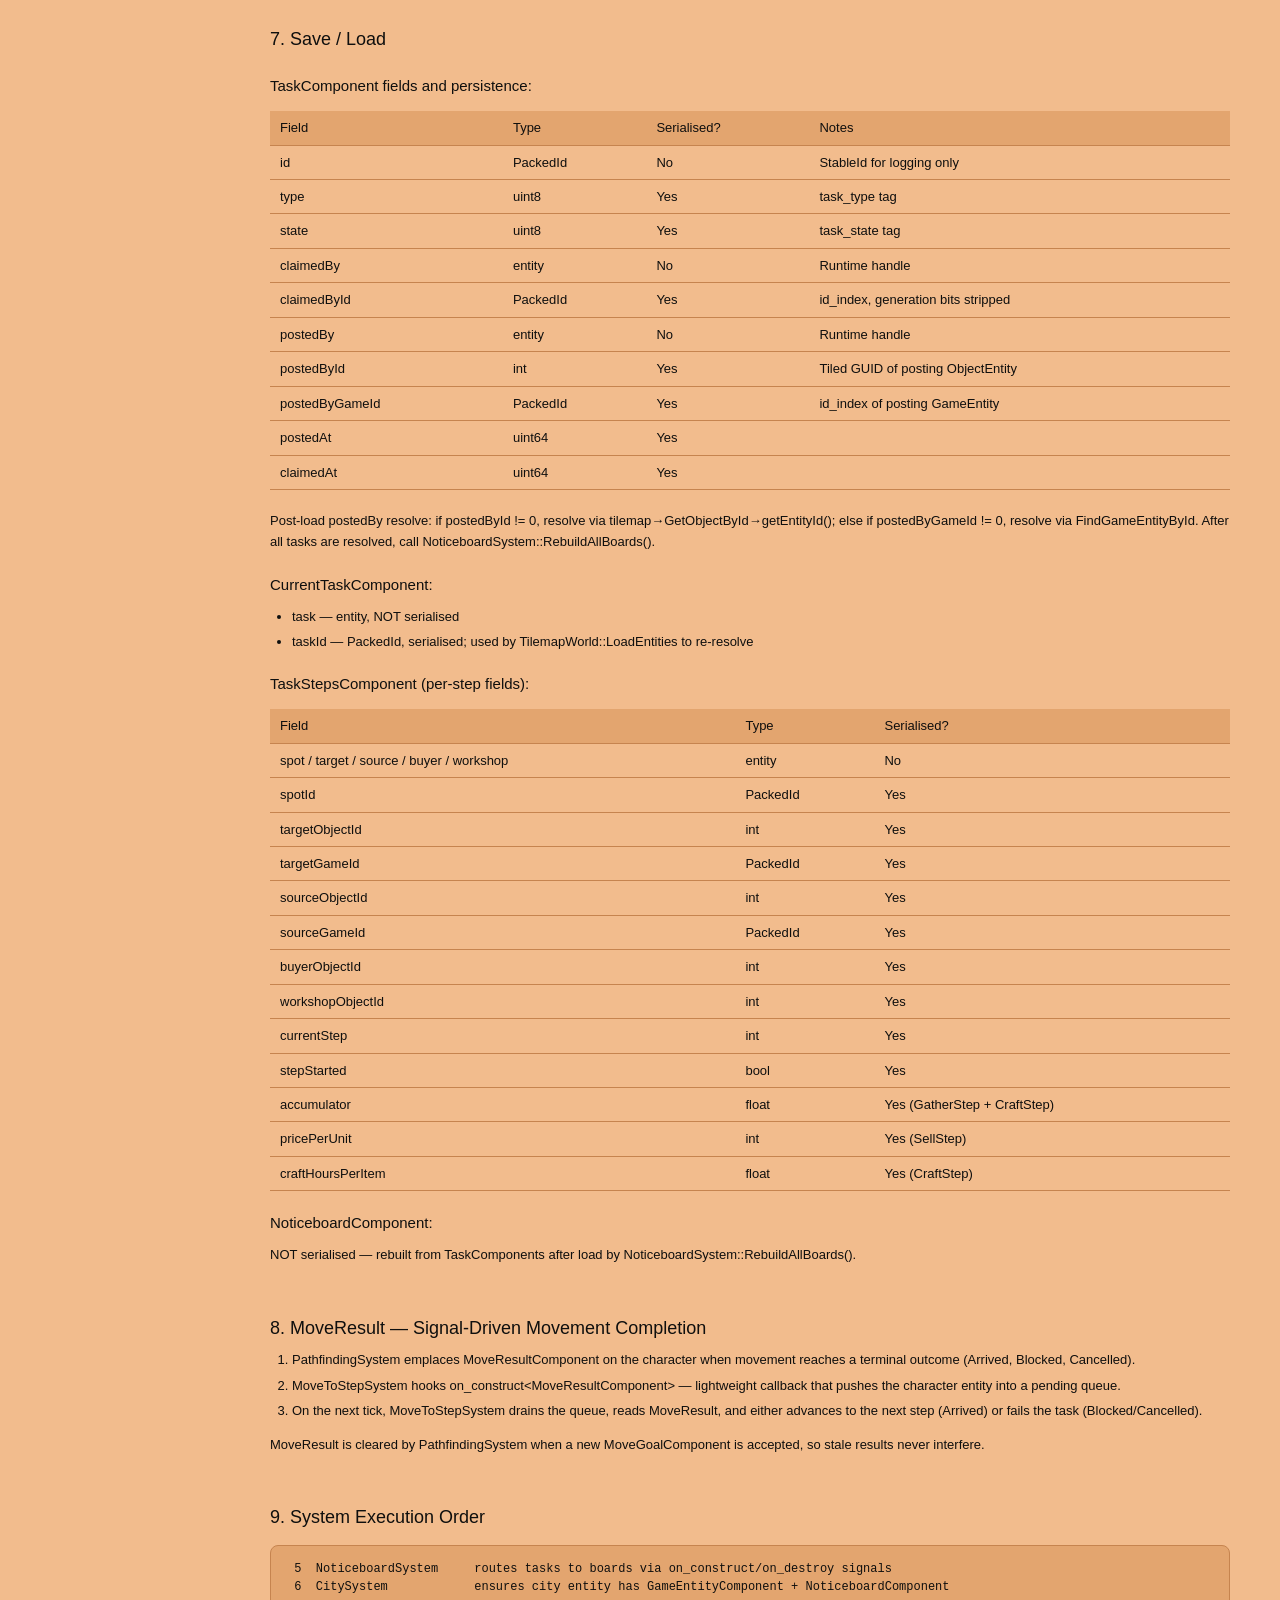
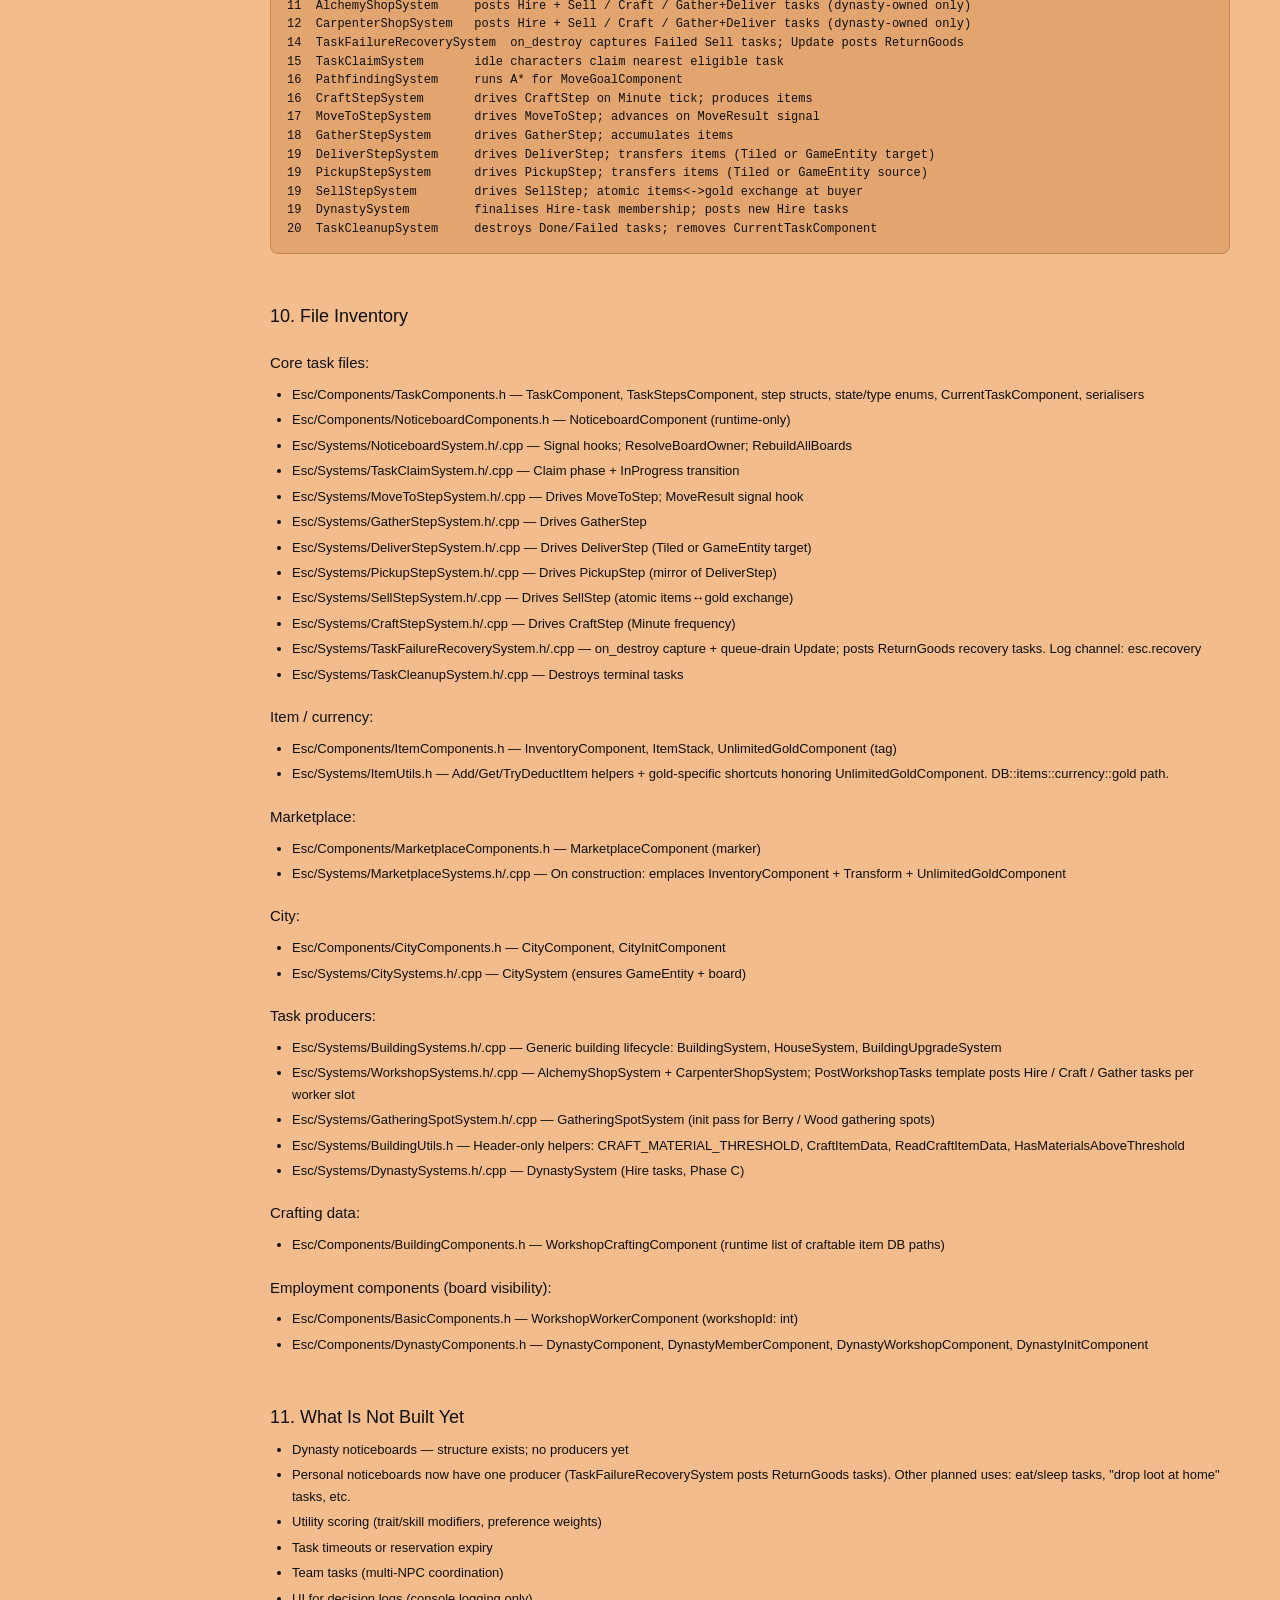
<file: design/guild_task_noticeboard_system.html>
<!DOCTYPE html>
<html lang="en">
<head>
  <meta charset="UTF-8">
  <meta name="viewport" content="width=device-width, initial-scale=1.0">
  <title>Guild — Task Noticeboard System</title>
  <link rel="stylesheet" href="../assets/theme.css" />
  <link rel="stylesheet" href="../assets/nav.css" />
  <style>
    body { font-family: sans-serif; background: var(--bg); margin: 0; padding: 48px 16px; color: var(--text); line-height: 1.65; }
    .page { max-width: 960px; margin: 0 auto; }
    h1 { font-size: 22px; font-weight: 500; color: var(--text); margin: 0 0 6px 0; }
    h2 { font-size: 18px; font-weight: 500; color: var(--text); margin: 28px 0 6px 0; scroll-margin-top: 24px; }
    h3 { font-size: 15px; font-weight: 500; color: var(--text); margin: 20px 0 8px 0; }
    p { font-size: 13px; color: var(--text); margin: 0 0 10px 0; }
    .subtitle { font-size: 13px; color: var(--muted); margin-bottom: 8px; }
    .meta { font-size: 11px; color: var(--muted); letter-spacing: 0.05em; margin-bottom: 40px; }
    .section { margin-bottom: 48px; }
    .section-label { font-size: 10px; font-weight: 500; letter-spacing: 0.1em; color: var(--muted); text-transform: uppercase; margin-bottom: 6px; }
    table { width: 100%; border-collapse: collapse; margin: 12px 0 20px 0; font-size: 13px; }
    th, td { text-align: left; padding: 6px 10px; border-bottom: 1px solid var(--border); color: var(--text); }
    th { font-weight: 500; background: var(--panel); }
    code { font-family: ui-monospace, SFMono-Regular, Menlo, Consolas, monospace; font-size: 12px; background: rgba(0,0,0,0.1); padding: 1px 5px; border-radius: 3px; color: var(--text); }
    pre { background: var(--panel); border: 1px solid var(--border); border-radius: 8px; padding: 14px 16px; overflow-x: auto; font-size: 12px; line-height: 1.55; color: var(--text); margin: 12px 0 16px 0; }
    pre code { background: transparent; padding: 0; color: inherit; font-size: inherit; }
    .callout { background: var(--panel); border: 1px solid var(--border); border-radius: 8px; padding: 14px 18px; margin: 16px 0; }
    .callout-purple { border-left: 3px solid #534AB7; border-radius: 0 8px 8px 0; }
    .callout-teal { border-left: 3px solid #0F6E56; border-radius: 0 8px 8px 0; }
    .callout-amber { border-left: 3px solid #854F0B; border-radius: 0 8px 8px 0; }
    .callout-coral { border-left: 3px solid #993C1D; border-radius: 0 8px 8px 0; }
    .callout-label { font-size: 10px; font-weight: 500; letter-spacing: 0.08em; text-transform: uppercase; margin-bottom: 4px; }
    .callout-purple .callout-label { color: #534AB7; }
    .callout-teal .callout-label { color: #0F6E56; }
    .callout-amber .callout-label { color: #854F0B; }
    .callout-coral .callout-label { color: #993C1D; }
    ul, ol { font-size: 13px; color: var(--text); margin: 0 0 12px 0; padding-left: 22px; }
    li { margin-bottom: 4px; }
    .divider { border: none; border-top: 1px solid var(--border); margin: 48px 0; }
  </style>
</head>
<body>
<div id="content">
<div class="page">

  <h1>Task Noticeboard System</h1>
  <p class="subtitle">Design &amp; Implementation Notes — Updated May 2026</p>
  <p class="meta">DESIGN NOTE · NOTICEBOARD SYSTEM</p>

  <div class="section">
    <h2>1. Purpose</h2>
    <p>A task system that lets characters autonomously claim and execute multi-step work tasks. Tasks are produced by workshop systems and the dynasty system; a per-owner NoticeboardComponent controls which tasks each board holds, and TaskClaimSystem filters by board membership before claiming.</p>
  </div>

  <div class="section">
    <h2>2. Architecture Overview</h2>
    <pre><code>+---------------------+    on_construct&lt;TaskComponent&gt;   +--------------------+
| Task producers      | --------------------------------&gt;| NoticeboardSystem  |
| AlchemyShopSystem   |                                  | (priority 5)       |
| CarpenterShopSystem |    on_destroy&lt;TaskComponent&gt;     |                    |
| DynastySystem       | --------------------------------&gt;| Routes task to the |
+---------------------+                                  | correct board:     |
                                                         |  Hire  -&gt; city     |
                                                         |  Work  -&gt; workshop |
                                                         +--------------------+
                                                                  |
                                                     NoticeboardComponent.postedTasks
                                                                  |
                                              +----------------+----------------+
                                              |                                 |
                                         City board                    Workshop board(s)
                                      (public: Hire tasks)          (private: work tasks)
                                              |                                 |
                                              +----------------+----------------+
                                                                  |
                                                     TaskClaimSystem
                                                     Phase B: walk relevant
                                                     boards per character
                                                                  |
                                                CurrentTaskComponent
                                                                  |
                                              +-----------+-----------+
                                              |           |           |
                                              v           v           v
                                       MoveToStep   GatherStep  DeliverStep
                                       System(17)   System(18)  System(19)
                                              |           |           |
                                        MoveGoal   accumulate    transfer
                                              |    inventory   to building
                                              v
                                     PathfindingSystem(16)
                                              |
                                        MoveResult signal
                                              |
                                              v
                                     MoveToStepSystem
                                     advances to next step
                                              |
                                     (all steps done)
                                              |
                                              v
                                     task.state = Done
                                              |
                                              v
                                TaskCleanupSystem(20)
                                destroys terminal tasks</code></pre>
  </div>

  <div class="section">
    <h2>3. Key Concepts</h2>

    <h3>3.1 Task Entities</h3>
    <p>A task entity always has exactly two components:</p>
    <ul>
      <li><code>TaskComponent</code> — shared metadata (id, state, claimed/posted by, timestamps)</li>
      <li><code>TaskStepsComponent</code> — ordered list of TaskStep variants to execute</li>
    </ul>
    <p>Task entities also carry GameEntityComponent for a stable PackedId used in logs and save/load. They have no TransformComponent or visual presence.</p>

    <h3>3.2 Task Types</h3>
    <ul>
      <li><strong>MoveTo</strong> — single-step: walk to a tile. Used internally / for testing.</li>
      <li><strong>Gather</strong> — 4-step: walk to spot → gather → walk to workshop → deliver.</li>
      <li><strong>Hire</strong> — 1-step: walk to a dynasty workshop. Arrival = employment.</li>
      <li><strong>Craft</strong> — 2-step: walk to workshop → craft items in place. Posted by workshop systems when materials are stocked above the craft threshold.</li>
      <li><strong>Sell</strong> — 6-step: workshop → pickup → marketplace → sell → workshop → deposit gold into the owning dynasty.</li>
      <li><strong>ReturnGoods</strong> — 2-step: walk to workshop → deliver every item from worker inventory. Posted by TaskFailureRecoverySystem when a Sell task fails, onto the worker's personal noticeboard.</li>
    </ul>

    <h3>3.3 Task States</h3>
    <ul>
      <li><strong>Posted</strong> — visible on the noticeboard, available for claiming</li>
      <li><strong>Claimed</strong> — reserved by a character, not yet executing</li>
      <li><strong>InProgress</strong> — character is actively executing the current step</li>
      <li><strong>Done</strong> — all steps completed successfully (terminal)</li>
      <li><strong>Failed</strong> — could not complete — path blocked, cancelled (terminal)</li>
    </ul>
    <p>Terminal states are cleaned up by TaskCleanupSystem (priority 20).</p>

    <h3>3.4 TaskStepsComponent</h3>
    <pre><code>struct TaskStepsComponent {
    std::vector&lt;TaskStep&gt; steps;
    int  currentStep  = 0;
    bool stepStarted  = false;
};</code></pre>
    <p>Holds a <code>std::vector&lt;TaskStep&gt;</code>, where TaskStep is a <code>std::variant</code> of:</p>
    <ul>
      <li>MoveToStep — { destination: Spark::Point }</li>
      <li>GatherStep — { spot, spotId, itemType, gatheringSpeed, targetQuantity, ... }</li>
      <li>DeliverStep — { target, targetObjectId, targetGameId, itemType, quantity }</li>
      <li>PickupStep — { source, sourceObjectId, sourceGameId, itemType, quantity }</li>
      <li>SellStep — { buyer, buyerObjectId, itemType, quantity, pricePerUnit }</li>
      <li>CraftStep — { itemType, craftHoursPerItem, accumulator, crafted, workshop, workshopObjectId }</li>
    </ul>
    <p>DeliverStep and PickupStep use the dual-id pattern: exactly one of *ObjectId (Tiled GUID) or *GameId (id_index of GameEntityComponent.id) is non-zero per step.</p>

    <h3>3.5 NoticeboardComponent (replaces the old global TaskNoticeboard)</h3>
    <p>A component — not a global service — attached to any entity that owns tasks.</p>
    <p><strong>Current owners:</strong></p>
    <ul>
      <li>Workshop entity — private board; holds Gather+Deliver work tasks</li>
      <li>City entity — public board; holds Hire tasks from all workshops</li>
      <li>(Dynasty / character boards reserved for future use)</li>
    </ul>
    <p><strong>Fields:</strong> postedTasks — std::vector&lt;entt::entity&gt; — runtime handles to task entities. Runtime-only, not serialised; rebuilt from scratch after load via NoticeboardSystem::RebuildAllBoards().</p>

    <h3>3.6 NoticeboardSystem (priority 5)</h3>
    <p>Owns all routing logic — task producers never touch boards directly.</p>
    <p><strong>Signal hooks:</strong></p>
    <ul>
      <li>on_construct&lt;TaskComponent&gt; → OnTaskConstructed: Reads the new task's type, calls ResolveBoardOwner(), adds the task entity to the resolved board's postedTasks list.</li>
      <li>on_destroy&lt;TaskComponent&gt; → OnTaskDestroyed: Reads postedBy, calls ResolveBoardOwner(), swap-removes the task from the board's list.</li>
    </ul>
    <p><strong>Routing rule (ResolveBoardOwner):</strong></p>
    <ul>
      <li>Hire tasks → city entity (if a city entity exists)</li>
      <li>All others → task.postedBy (the workshop that posted it)</li>
      <li>Fallback → task.postedBy (if no city entity exists yet)</li>
    </ul>
    <p>postedBy is always the workshop, even for Hire tasks. The board is just where the task is visible.</p>

    <h3>3.7 City Entity</h3>
    <p>A singleton entity representing the city. Created at map load time. Carries: CityComponent, GameEntityComponent, NoticeboardComponent, CityInitComponent. CitySystem (priority 6) ensures it always gets GameEntityComponent + NoticeboardComponent.</p>
    <p>The city board is the public noticeboard: any character can see tasks on it regardless of dynasty or employment status. Currently holds only Hire tasks.</p>

    <h3>3.8 CurrentTaskComponent</h3>
    <p>Attached to a character when it claims a task. Contains:</p>
    <ul>
      <li><code>task</code> — entt::entity, runtime handle to the task entity</li>
      <li><code>taskId</code> — PackedId, id_index of the task's GameEntityComponent.id (used to re-resolve task entity after save/load)</li>
    </ul>
    <p>Characters without CurrentTaskComponent are idle and eligible for claiming. Removed by TaskCleanupSystem after the task entity is destroyed.</p>
  </div>

  <div class="section">
    <h2>4. Task Claiming — Board Visibility and Eligibility</h2>
    <p>TaskClaimSystem Phase B walks the boards relevant to each character and applies a single employment filter:</p>
    <h3>Free agent (no WorkshopWorkerComponent):</h3>
    <ul>
      <li>Reads the city's public board (Hire tasks only).</li>
      <li>All Hire tasks are eligible.</li>
      <li>Cannot see workshop private boards.</li>
    </ul>
    <h3>Workshop worker (has WorkshopWorkerComponent):</h3>
    <ul>
      <li>Reads the city board AND their workshop's private board.</li>
      <li>Hire tasks are skipped (already employed).</li>
      <li>May claim Gather+Deliver tasks posted by their own workshop.</li>
    </ul>
    <p><strong>Board-walking order per character:</strong></p>
    <ol>
      <li>City board (public)</li>
      <li>Own workshop's board (if WorkshopWorkerComponent present)</li>
    </ol>
    <p>For each candidate task the character adds it to a scored set; the nearest (lowest-cost) eligible task is claimed.</p>
  </div>

  <div class="section">
    <h2>5. Task Producers</h2>

    <h3>5.1 AlchemyShopSystem (priority 11) / CarpenterShopSystem (priority 12)</h3>
    <p>Shared implementation via file-local PostWorkshopTasks template (see WorkshopSystems.cpp).</p>
    <p><strong>Per dynasty-owned workshop each spawn interval:</strong></p>
    <p><em>Hire tasks:</em></p>
    <ul>
      <li>openHireSlots = maxWorkers - workerCount - pendingHires</li>
      <li>pendingHires = non-terminal tasks where postedBy == workshopEntity AND type == Hire</li>
      <li>One Hire task per open slot. postedBy = workshopEntity.</li>
      <li>NoticeboardSystem routes these to the city's public board automatically.</li>
    </ul>
    <p><em>Work tasks (Sell OR Craft OR Gather+Deliver — one per free worker slot):</em></p>
    <ul>
      <li>workTasksToPost = workerCount - activeWorkTasks</li>
      <li>Decision order per free slot:
        <ul>
          <li>1. Sell — any crafted-item stack &ge; stackLimit? Post a 6-step Sell task.</li>
          <li>2. Craft — any craftable with full materials &ge; 50? Post Craft.</li>
          <li>3. Gather — fallback: post Gather+Deliver.</li>
        </ul>
      </li>
      <li>postedBy = workshopEntity; visible only on the workshop's private board.</li>
    </ul>
    <p>No MAX_TASKS_PER_WORKSHOP cap — the slot counts above bound task creation naturally.</p>

    <h3>5.2 DynastySystem (priority 19) — Phase C</h3>
    <p>For each dynasty with open member slots (maxMembers - members - pendingHires &gt; 0): Post one TaskType::Hire task per open slot, cycling through the dynasty's owned workshops.</p>
  </div>

  <div class="section">
    <h2>6. Step Systems</h2>
    <ul>
      <li><strong>MoveToStepSystem (17):</strong> Detects MoveToStep as current step. On stepStarted=false, emplaces MoveGoalComponent. On MoveResultComponent signal: Arrived → Advance(); Blocked/Cancelled → task.state = Failed.</li>
      <li><strong>GatherStepSystem (18):</strong> Detects GatherStep as current step. Each tick, increments accumulator by gatheringSpeed. Whole items added to inventory. When gathered &ge; targetQuantity: Advance() or task.state = Done.</li>
      <li><strong>DeliverStepSystem (19):</strong> Detects DeliverStep as current step. One-shot: transfers all matching items from character inventory to the target's InventoryComponent. Target can be Tiled (targetObjectId) or GameEntity (targetGameId).</li>
      <li><strong>PickupStepSystem (19):</strong> Mirror of DeliverStepSystem — items flow source → worker. Source can be Tiled (sourceObjectId) or GameEntity (sourceGameId — reserved).</li>
      <li><strong>SellStepSystem (19):</strong> Detects SellStep as current step. One-shot atomic exchange at the buyer. Pre-check / commit pattern keeps the swap atomic.</li>
      <li><strong>TaskFailureRecoverySystem (14):</strong> Not a step executor — hooks on_destroy&lt;TaskComponent&gt;. Captures the worker entity from a Failed Sell task, then posts a ReturnGoods task onto the worker's personal noticeboard.</li>
      <li><strong>CraftStepSystem (16, Minute):</strong> Detects CraftStep as current step. Once per game minute, accumulates progress. When accumulator passes 1.0, deducts materials and adds crafted item.</li>
    </ul>
  </div>

  <div class="section">
    <h2>7. Save / Load</h2>
    <h3>TaskComponent fields and persistence:</h3>
    <table>
      <thead><tr><th>Field</th><th>Type</th><th>Serialised?</th><th>Notes</th></tr></thead>
      <tbody>
        <tr><td>id</td><td>PackedId</td><td>No</td><td>StableId for logging only</td></tr>
        <tr><td>type</td><td>uint8</td><td>Yes</td><td>task_type tag</td></tr>
        <tr><td>state</td><td>uint8</td><td>Yes</td><td>task_state tag</td></tr>
        <tr><td>claimedBy</td><td>entity</td><td>No</td><td>Runtime handle</td></tr>
        <tr><td>claimedById</td><td>PackedId</td><td>Yes</td><td>id_index, generation bits stripped</td></tr>
        <tr><td>postedBy</td><td>entity</td><td>No</td><td>Runtime handle</td></tr>
        <tr><td>postedById</td><td>int</td><td>Yes</td><td>Tiled GUID of posting ObjectEntity</td></tr>
        <tr><td>postedByGameId</td><td>PackedId</td><td>Yes</td><td>id_index of posting GameEntity</td></tr>
        <tr><td>postedAt</td><td>uint64</td><td>Yes</td><td></td></tr>
        <tr><td>claimedAt</td><td>uint64</td><td>Yes</td><td></td></tr>
      </tbody>
    </table>
    <p>Post-load postedBy resolve: if postedById != 0, resolve via tilemap→GetObjectById→getEntityId(); else if postedByGameId != 0, resolve via FindGameEntityById. After all tasks are resolved, call NoticeboardSystem::RebuildAllBoards().</p>

    <h3>CurrentTaskComponent:</h3>
    <ul>
      <li>task — entity, NOT serialised</li>
      <li>taskId — PackedId, serialised; used by TilemapWorld::LoadEntities to re-resolve</li>
    </ul>

    <h3>TaskStepsComponent (per-step fields):</h3>
    <table>
      <thead><tr><th>Field</th><th>Type</th><th>Serialised?</th></tr></thead>
      <tbody>
        <tr><td>spot / target / source / buyer / workshop</td><td>entity</td><td>No</td></tr>
        <tr><td>spotId</td><td>PackedId</td><td>Yes</td></tr>
        <tr><td>targetObjectId</td><td>int</td><td>Yes</td></tr>
        <tr><td>targetGameId</td><td>PackedId</td><td>Yes</td></tr>
        <tr><td>sourceObjectId</td><td>int</td><td>Yes</td></tr>
        <tr><td>sourceGameId</td><td>PackedId</td><td>Yes</td></tr>
        <tr><td>buyerObjectId</td><td>int</td><td>Yes</td></tr>
        <tr><td>workshopObjectId</td><td>int</td><td>Yes</td></tr>
        <tr><td>currentStep</td><td>int</td><td>Yes</td></tr>
        <tr><td>stepStarted</td><td>bool</td><td>Yes</td></tr>
        <tr><td>accumulator</td><td>float</td><td>Yes (GatherStep + CraftStep)</td></tr>
        <tr><td>pricePerUnit</td><td>int</td><td>Yes (SellStep)</td></tr>
        <tr><td>craftHoursPerItem</td><td>float</td><td>Yes (CraftStep)</td></tr>
      </tbody>
    </table>

    <h3>NoticeboardComponent:</h3>
    <p>NOT serialised — rebuilt from TaskComponents after load by NoticeboardSystem::RebuildAllBoards().</p>
  </div>

  <div class="section">
    <h2>8. MoveResult — Signal-Driven Movement Completion</h2>
    <ol>
      <li>PathfindingSystem emplaces MoveResultComponent on the character when movement reaches a terminal outcome (Arrived, Blocked, Cancelled).</li>
      <li>MoveToStepSystem hooks on_construct&lt;MoveResultComponent&gt; — lightweight callback that pushes the character entity into a pending queue.</li>
      <li>On the next tick, MoveToStepSystem drains the queue, reads MoveResult, and either advances to the next step (Arrived) or fails the task (Blocked/Cancelled).</li>
    </ol>
    <p>MoveResult is cleared by PathfindingSystem when a new MoveGoalComponent is accepted, so stale results never interfere.</p>
  </div>

  <div class="section">
    <h2>9. System Execution Order</h2>
    <pre><code> 5  NoticeboardSystem     routes tasks to boards via on_construct/on_destroy signals
 6  CitySystem            ensures city entity has GameEntityComponent + NoticeboardComponent
11  AlchemyShopSystem     posts Hire + Sell / Craft / Gather+Deliver tasks (dynasty-owned only)
12  CarpenterShopSystem   posts Hire + Sell / Craft / Gather+Deliver tasks (dynasty-owned only)
14  TaskFailureRecoverySystem  on_destroy captures Failed Sell tasks; Update posts ReturnGoods
15  TaskClaimSystem       idle characters claim nearest eligible task
16  PathfindingSystem     runs A* for MoveGoalComponent
16  CraftStepSystem       drives CraftStep on Minute tick; produces items
17  MoveToStepSystem      drives MoveToStep; advances on MoveResult signal
18  GatherStepSystem      drives GatherStep; accumulates items
19  DeliverStepSystem     drives DeliverStep; transfers items (Tiled or GameEntity target)
19  PickupStepSystem      drives PickupStep; transfers items (Tiled or GameEntity source)
19  SellStepSystem        drives SellStep; atomic items&lt;-&gt;gold exchange at buyer
19  DynastySystem         finalises Hire-task membership; posts new Hire tasks
20  TaskCleanupSystem     destroys Done/Failed tasks; removes CurrentTaskComponent</code></pre>
  </div>

  <div class="section">
    <h2>10. File Inventory</h2>
    <h3>Core task files:</h3>
    <ul>
      <li>Esc/Components/TaskComponents.h — TaskComponent, TaskStepsComponent, step structs, state/type enums, CurrentTaskComponent, serialisers</li>
      <li>Esc/Components/NoticeboardComponents.h — NoticeboardComponent (runtime-only)</li>
      <li>Esc/Systems/NoticeboardSystem.h/.cpp — Signal hooks; ResolveBoardOwner; RebuildAllBoards</li>
      <li>Esc/Systems/TaskClaimSystem.h/.cpp — Claim phase + InProgress transition</li>
      <li>Esc/Systems/MoveToStepSystem.h/.cpp — Drives MoveToStep; MoveResult signal hook</li>
      <li>Esc/Systems/GatherStepSystem.h/.cpp — Drives GatherStep</li>
      <li>Esc/Systems/DeliverStepSystem.h/.cpp — Drives DeliverStep (Tiled or GameEntity target)</li>
      <li>Esc/Systems/PickupStepSystem.h/.cpp — Drives PickupStep (mirror of DeliverStep)</li>
      <li>Esc/Systems/SellStepSystem.h/.cpp — Drives SellStep (atomic items&harr;gold exchange)</li>
      <li>Esc/Systems/CraftStepSystem.h/.cpp — Drives CraftStep (Minute frequency)</li>
      <li>Esc/Systems/TaskFailureRecoverySystem.h/.cpp — on_destroy capture + queue-drain Update; posts ReturnGoods recovery tasks. Log channel: esc.recovery</li>
      <li>Esc/Systems/TaskCleanupSystem.h/.cpp — Destroys terminal tasks</li>
    </ul>

    <h3>Item / currency:</h3>
    <ul>
      <li>Esc/Components/ItemComponents.h — InventoryComponent, ItemStack, UnlimitedGoldComponent (tag)</li>
      <li>Esc/Systems/ItemUtils.h — Add/Get/TryDeductItem helpers + gold-specific shortcuts honoring UnlimitedGoldComponent. DB::items::currency::gold path.</li>
    </ul>

    <h3>Marketplace:</h3>
    <ul>
      <li>Esc/Components/MarketplaceComponents.h — MarketplaceComponent (marker)</li>
      <li>Esc/Systems/MarketplaceSystems.h/.cpp — On construction: emplaces InventoryComponent + Transform + UnlimitedGoldComponent</li>
    </ul>

    <h3>City:</h3>
    <ul>
      <li>Esc/Components/CityComponents.h — CityComponent, CityInitComponent</li>
      <li>Esc/Systems/CitySystems.h/.cpp — CitySystem (ensures GameEntity + board)</li>
    </ul>

    <h3>Task producers:</h3>
    <ul>
      <li>Esc/Systems/BuildingSystems.h/.cpp — Generic building lifecycle: BuildingSystem, HouseSystem, BuildingUpgradeSystem</li>
      <li>Esc/Systems/WorkshopSystems.h/.cpp — AlchemyShopSystem + CarpenterShopSystem; PostWorkshopTasks template posts Hire / Craft / Gather tasks per worker slot</li>
      <li>Esc/Systems/GatheringSpotSystem.h/.cpp — GatheringSpotSystem (init pass for Berry / Wood gathering spots)</li>
      <li>Esc/Systems/BuildingUtils.h — Header-only helpers: CRAFT_MATERIAL_THRESHOLD, CraftItemData, ReadCraftItemData, HasMaterialsAboveThreshold</li>
      <li>Esc/Systems/DynastySystems.h/.cpp — DynastySystem (Hire tasks, Phase C)</li>
    </ul>

    <h3>Crafting data:</h3>
    <ul>
      <li>Esc/Components/BuildingComponents.h — WorkshopCraftingComponent (runtime list of craftable item DB paths)</li>
    </ul>

    <h3>Employment components (board visibility):</h3>
    <ul>
      <li>Esc/Components/BasicComponents.h — WorkshopWorkerComponent (workshopId: int)</li>
      <li>Esc/Components/DynastyComponents.h — DynastyComponent, DynastyMemberComponent, DynastyWorkshopComponent, DynastyInitComponent</li>
    </ul>
  </div>

  <div class="section">
    <h2>11. What Is Not Built Yet</h2>
    <ul>
      <li>Dynasty noticeboards — structure exists; no producers yet</li>
      <li>Personal noticeboards now have one producer (TaskFailureRecoverySystem posts ReturnGoods tasks). Other planned uses: eat/sleep tasks, "drop loot at home" tasks, etc.</li>
      <li>Utility scoring (trait/skill modifiers, preference weights)</li>
      <li>Task timeouts or reservation expiry</li>
      <li>Team tasks (multi-NPC coordination)</li>
      <li>UI for decision logs (console logging only)</li>
      <li>Multiple city support (currently assumes singleton city entity)</li>
    </ul>
  </div>

</div>
</div>
<script src="../assets/nav.js"></script>
</body>
</html>
</file>
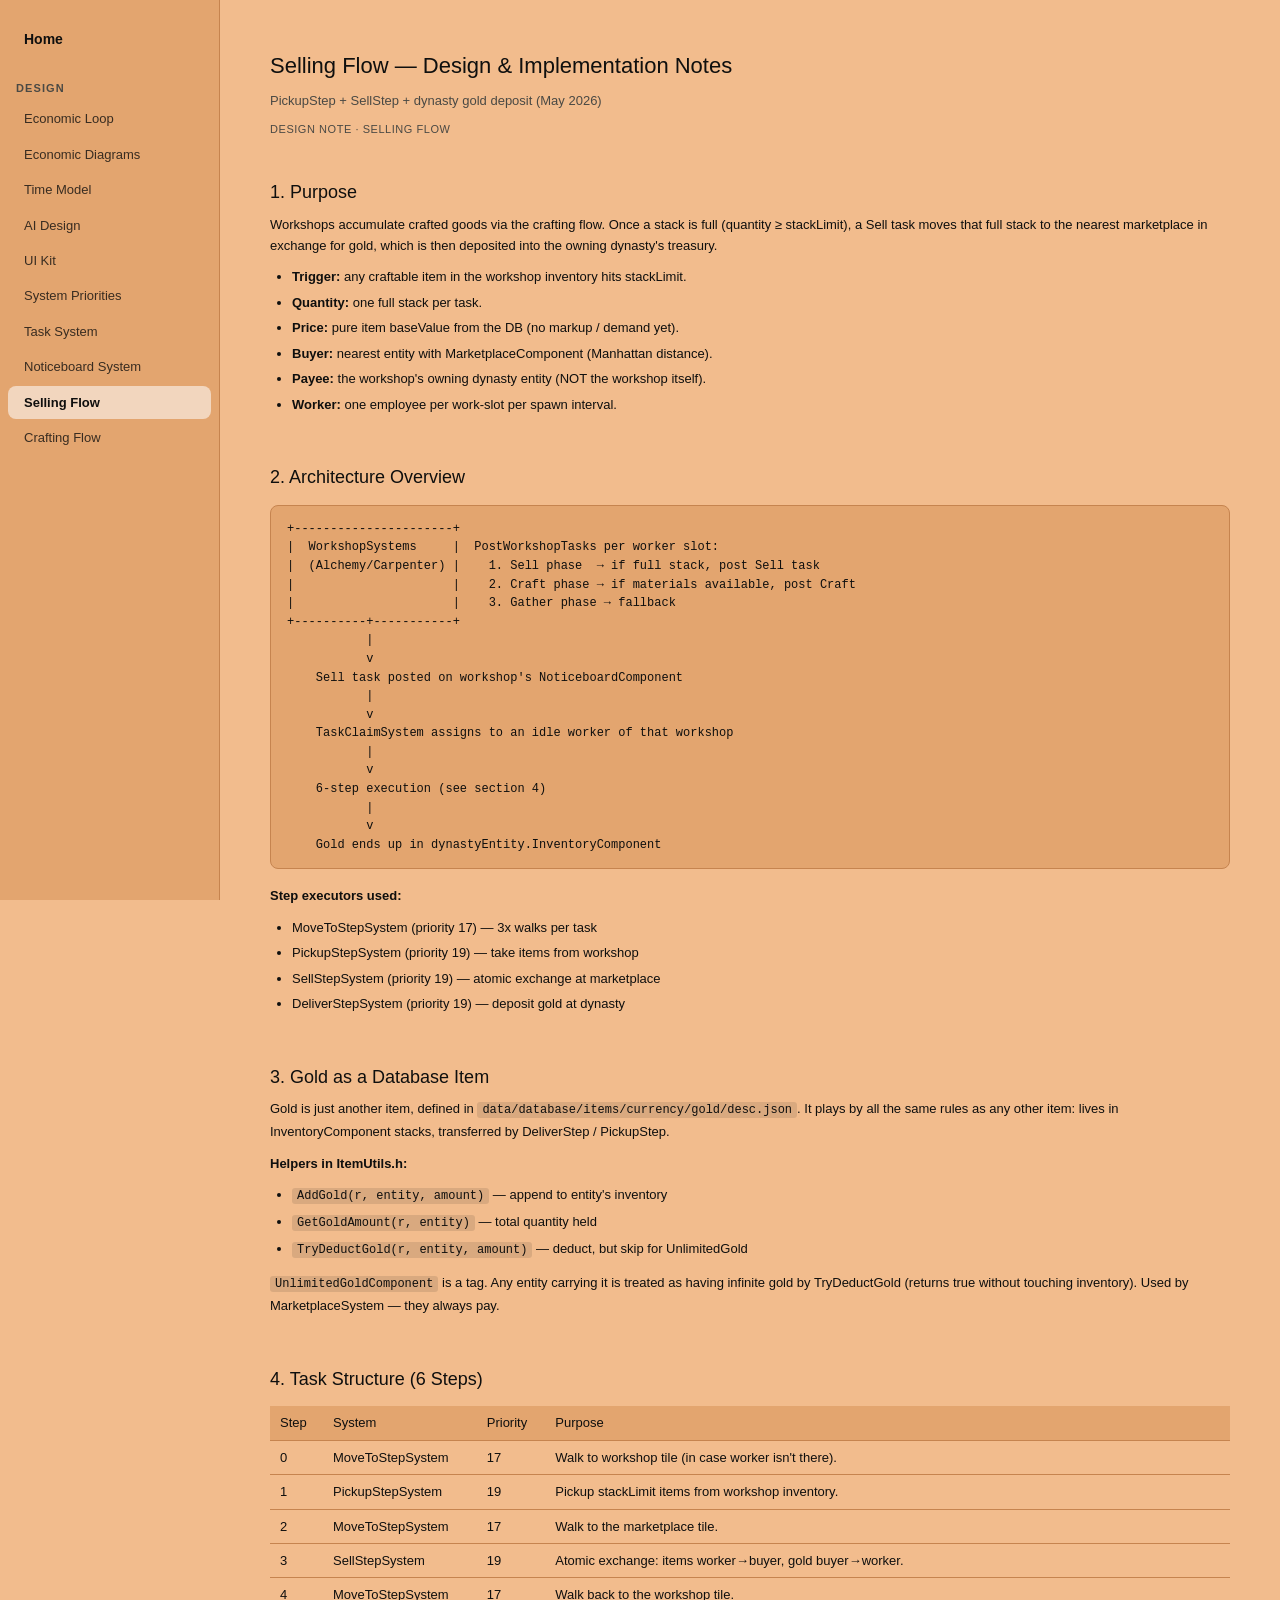
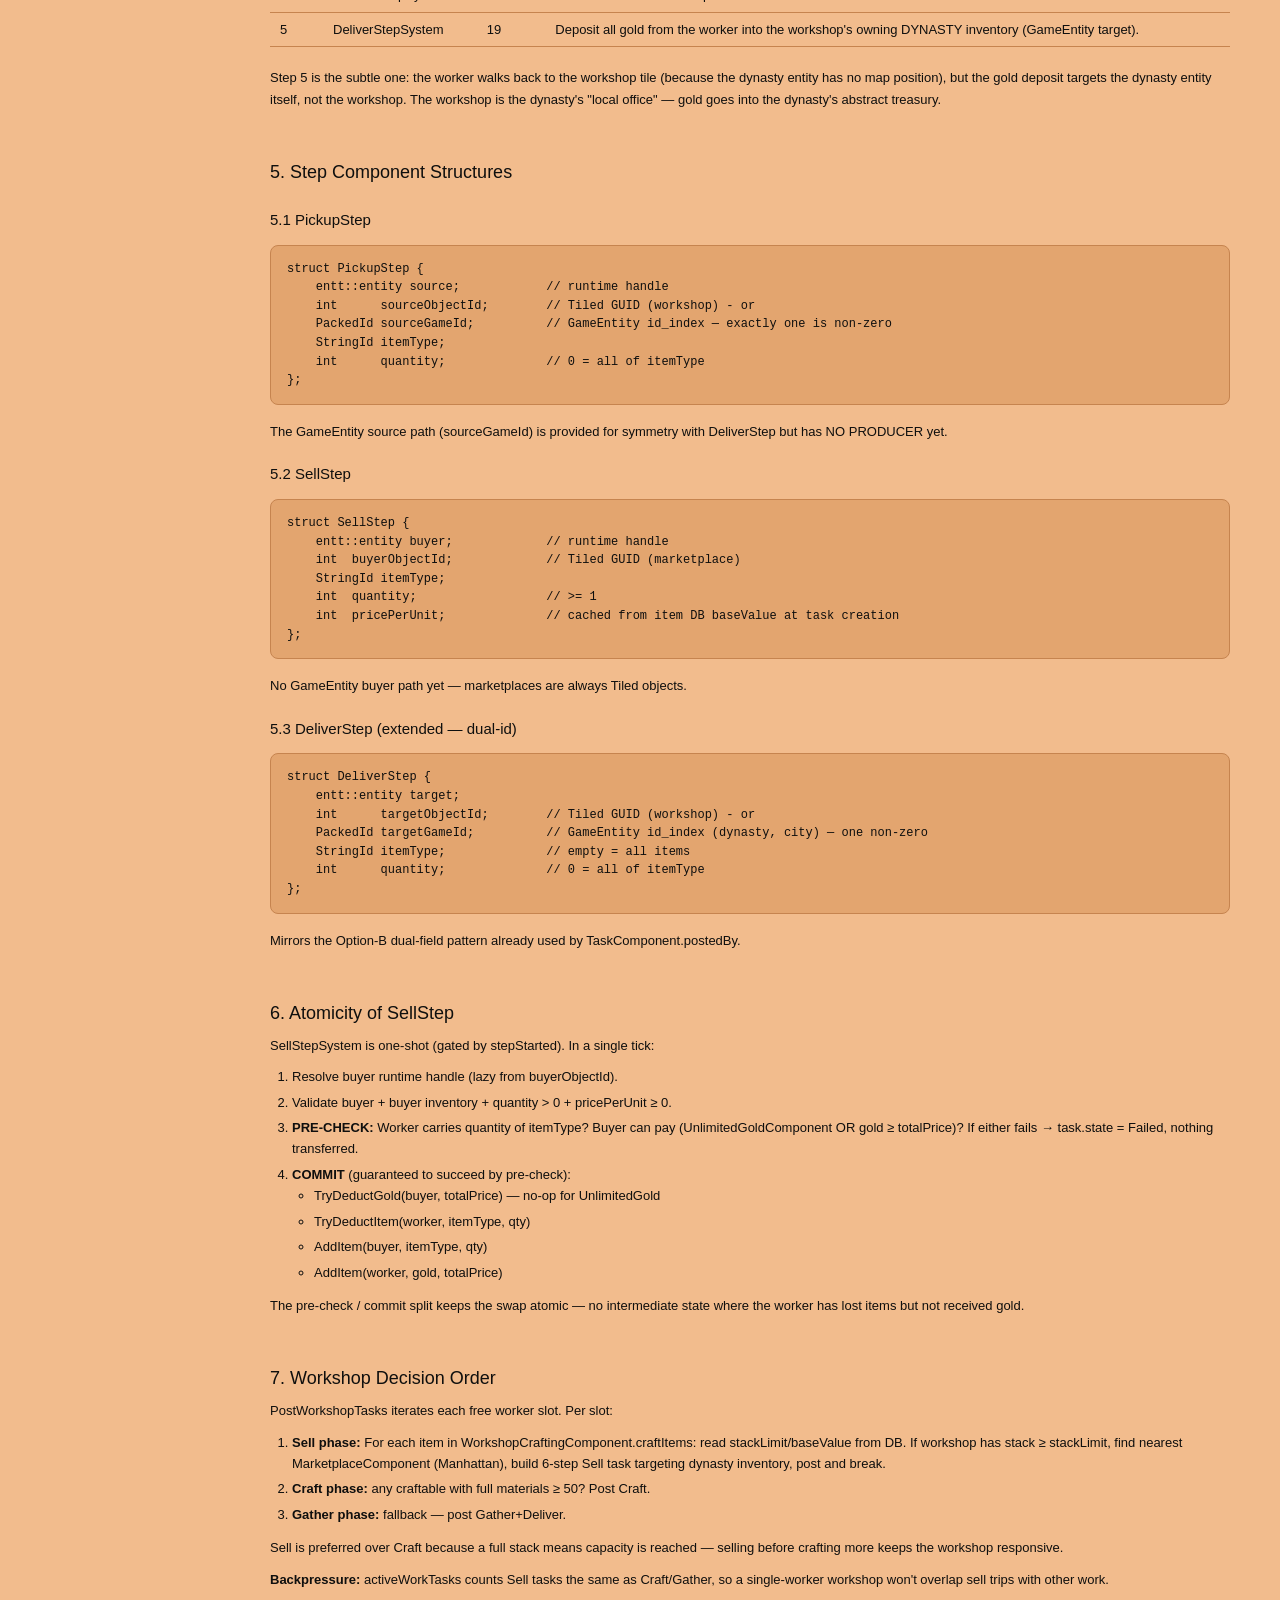
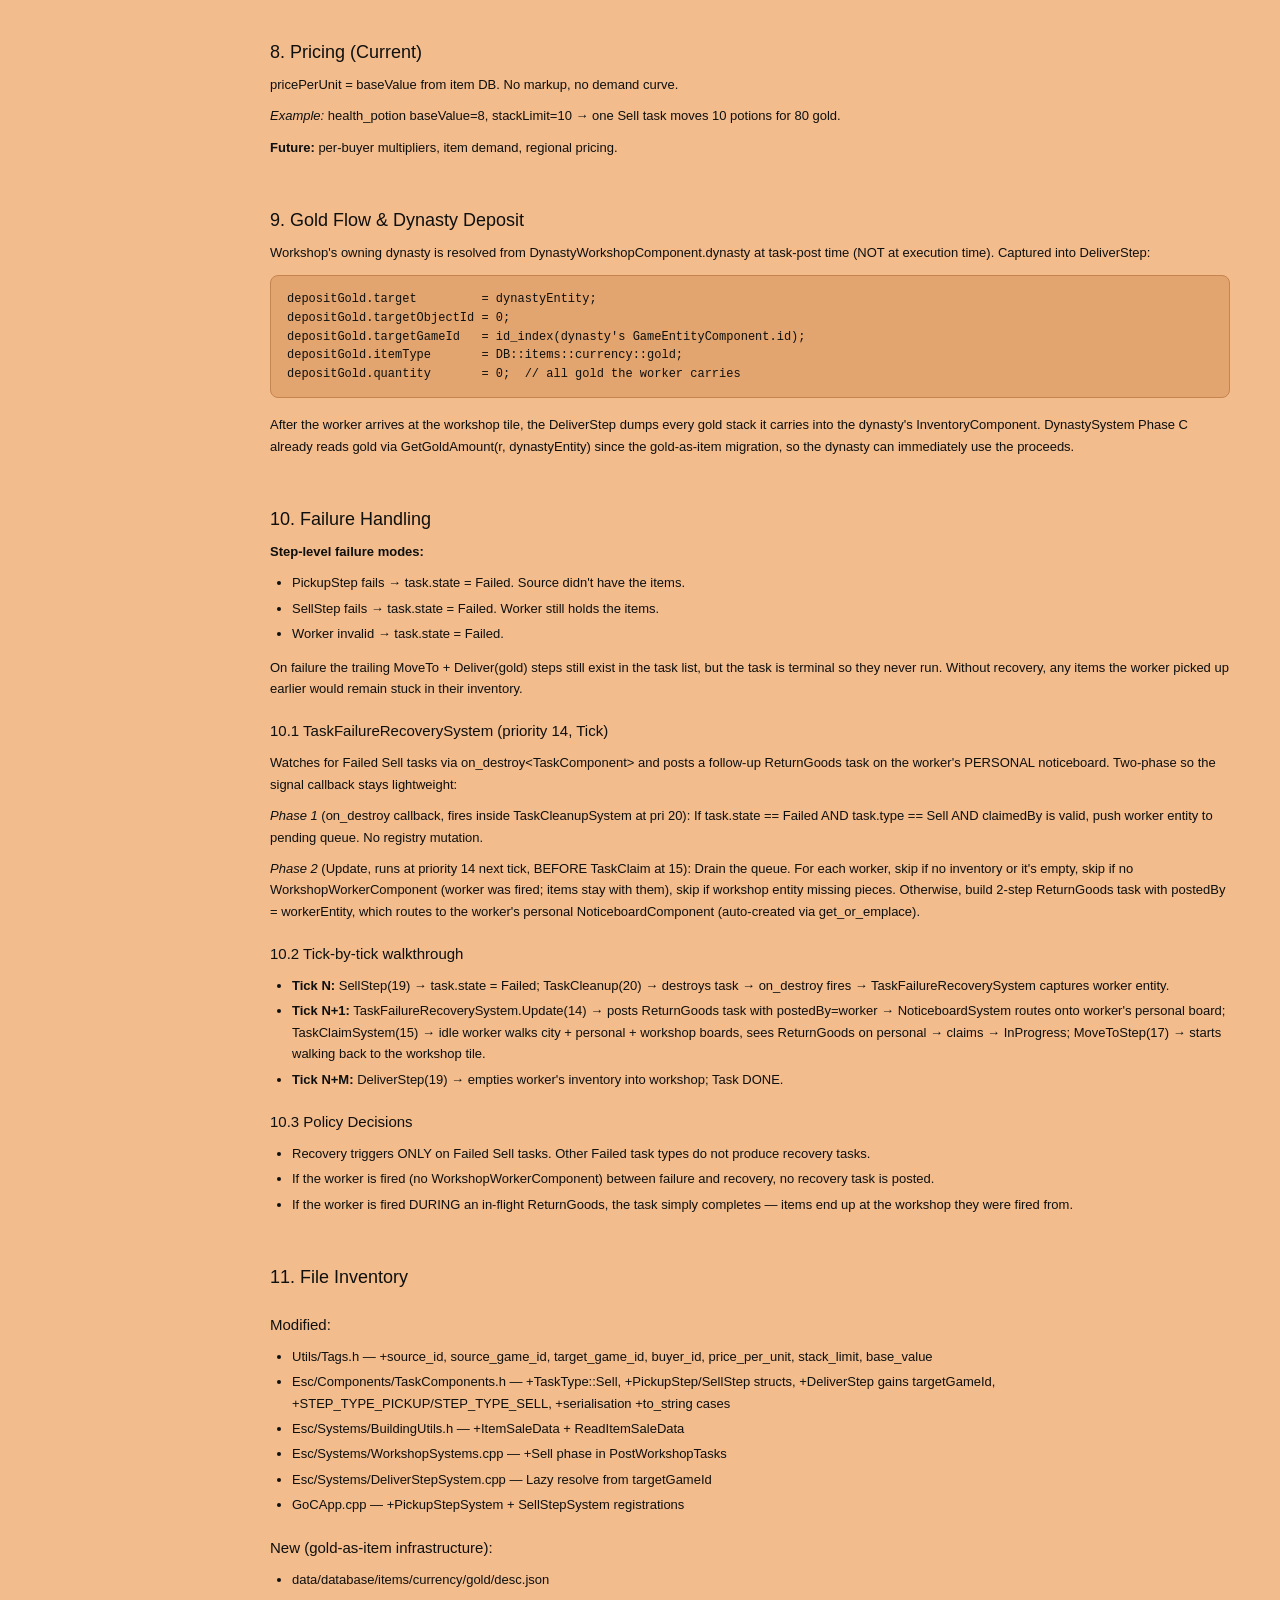
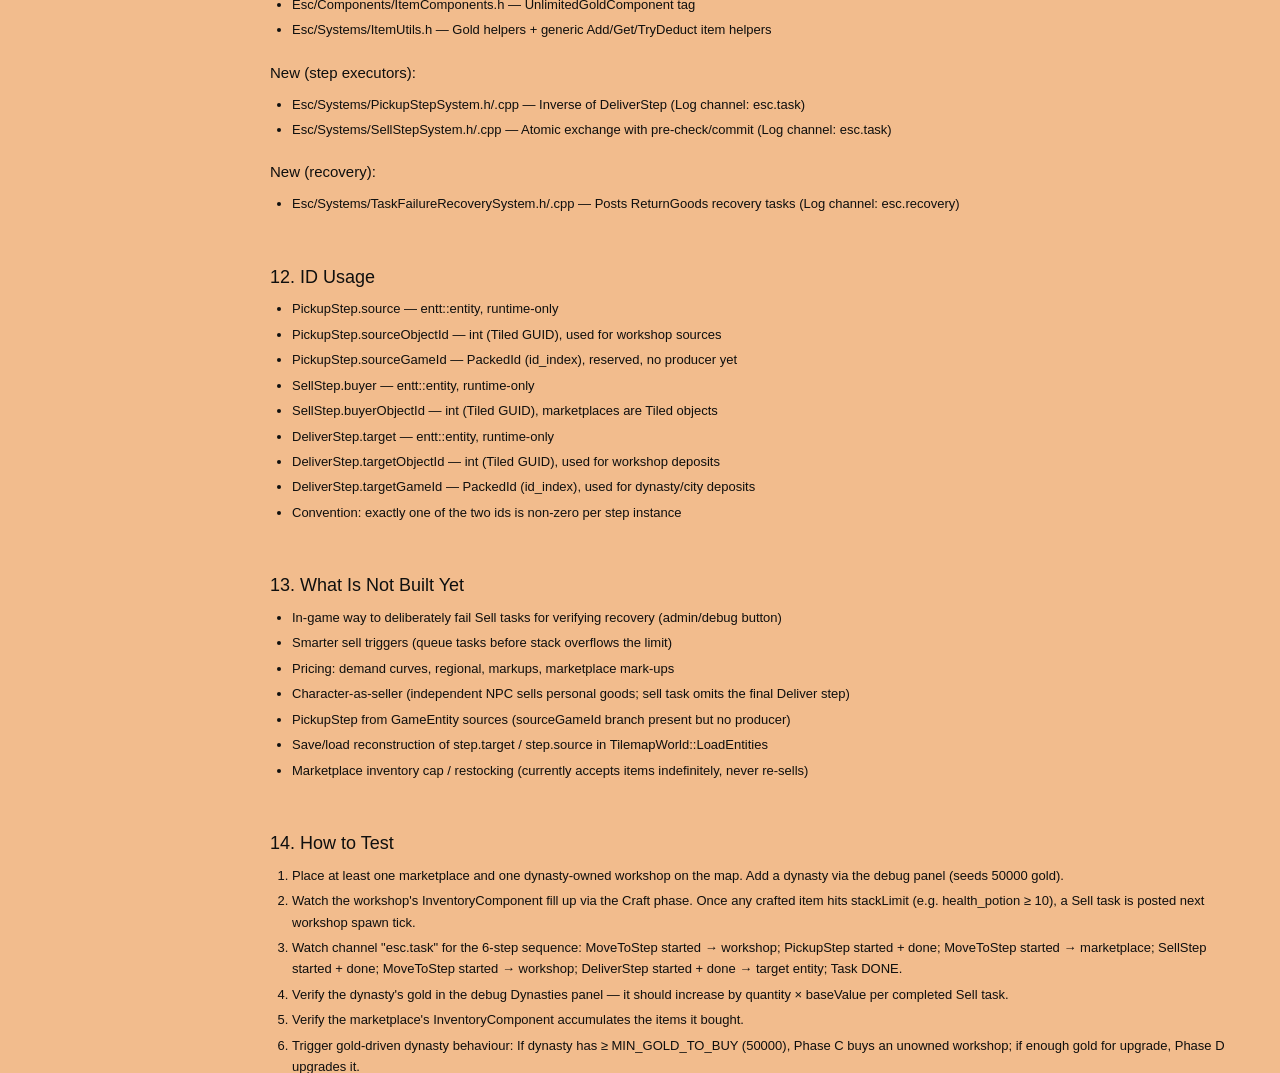
<file: design/guild_task_selling.html>
<!DOCTYPE html>
<html lang="en">
<head>
  <meta charset="UTF-8">
  <meta name="viewport" content="width=device-width, initial-scale=1.0">
  <title>Guild — Selling Flow</title>
  <link rel="stylesheet" href="../assets/theme.css" />
  <link rel="stylesheet" href="../assets/nav.css" />
  <style>
    body { font-family: sans-serif; background: var(--bg); margin: 0; padding: 48px 16px; color: var(--text); line-height: 1.65; }
    .page { max-width: 960px; margin: 0 auto; }
    h1 { font-size: 22px; font-weight: 500; color: var(--text); margin: 0 0 6px 0; }
    h2 { font-size: 18px; font-weight: 500; color: var(--text); margin: 28px 0 6px 0; scroll-margin-top: 24px; }
    h3 { font-size: 15px; font-weight: 500; color: var(--text); margin: 20px 0 8px 0; }
    p { font-size: 13px; color: var(--text); margin: 0 0 10px 0; }
    .subtitle { font-size: 13px; color: var(--muted); margin-bottom: 8px; }
    .meta { font-size: 11px; color: var(--muted); letter-spacing: 0.05em; margin-bottom: 40px; }
    .section { margin-bottom: 48px; }
    .section-label { font-size: 10px; font-weight: 500; letter-spacing: 0.1em; color: var(--muted); text-transform: uppercase; margin-bottom: 6px; }
    table { width: 100%; border-collapse: collapse; margin: 12px 0 20px 0; font-size: 13px; }
    th, td { text-align: left; padding: 6px 10px; border-bottom: 1px solid var(--border); color: var(--text); }
    th { font-weight: 500; background: var(--panel); }
    code { font-family: ui-monospace, SFMono-Regular, Menlo, Consolas, monospace; font-size: 12px; background: rgba(0,0,0,0.1); padding: 1px 5px; border-radius: 3px; color: var(--text); }
    pre { background: var(--panel); border: 1px solid var(--border); border-radius: 8px; padding: 14px 16px; overflow-x: auto; font-size: 12px; line-height: 1.55; color: var(--text); margin: 12px 0 16px 0; }
    pre code { background: transparent; padding: 0; color: inherit; font-size: inherit; }
    .callout { background: var(--panel); border: 1px solid var(--border); border-radius: 8px; padding: 14px 18px; margin: 16px 0; }
    .callout-purple { border-left: 3px solid #534AB7; border-radius: 0 8px 8px 0; }
    .callout-teal { border-left: 3px solid #0F6E56; border-radius: 0 8px 8px 0; }
    .callout-amber { border-left: 3px solid #854F0B; border-radius: 0 8px 8px 0; }
    .callout-coral { border-left: 3px solid #993C1D; border-radius: 0 8px 8px 0; }
    .callout-label { font-size: 10px; font-weight: 500; letter-spacing: 0.08em; text-transform: uppercase; margin-bottom: 4px; }
    .callout-purple .callout-label { color: #534AB7; }
    .callout-teal .callout-label { color: #0F6E56; }
    .callout-amber .callout-label { color: #854F0B; }
    .callout-coral .callout-label { color: #993C1D; }
    ul, ol { font-size: 13px; color: var(--text); margin: 0 0 12px 0; padding-left: 22px; }
    li { margin-bottom: 4px; }
    .divider { border: none; border-top: 1px solid var(--border); margin: 48px 0; }
  </style>
</head>
<body>
<div id="content">
<div class="page">

  <h1>Selling Flow — Design &amp; Implementation Notes</h1>
  <p class="subtitle">PickupStep + SellStep + dynasty gold deposit (May 2026)</p>
  <p class="meta">DESIGN NOTE · SELLING FLOW</p>

  <div class="section">
    <h2>1. Purpose</h2>
    <p>Workshops accumulate crafted goods via the crafting flow. Once a stack is full (quantity &ge; stackLimit), a Sell task moves that full stack to the nearest marketplace in exchange for gold, which is then deposited into the owning dynasty's treasury.</p>
    <ul>
      <li><strong>Trigger:</strong> any craftable item in the workshop inventory hits stackLimit.</li>
      <li><strong>Quantity:</strong> one full stack per task.</li>
      <li><strong>Price:</strong> pure item baseValue from the DB (no markup / demand yet).</li>
      <li><strong>Buyer:</strong> nearest entity with MarketplaceComponent (Manhattan distance).</li>
      <li><strong>Payee:</strong> the workshop's owning dynasty entity (NOT the workshop itself).</li>
      <li><strong>Worker:</strong> one employee per work-slot per spawn interval.</li>
    </ul>
  </div>

  <div class="section">
    <h2>2. Architecture Overview</h2>
    <pre><code>+----------------------+
|  WorkshopSystems     |  PostWorkshopTasks per worker slot:
|  (Alchemy/Carpenter) |    1. Sell phase  → if full stack, post Sell task
|                      |    2. Craft phase → if materials available, post Craft
|                      |    3. Gather phase → fallback
+----------+-----------+
           |
           v
    Sell task posted on workshop's NoticeboardComponent
           |
           v
    TaskClaimSystem assigns to an idle worker of that workshop
           |
           v
    6-step execution (see section 4)
           |
           v
    Gold ends up in dynastyEntity.InventoryComponent</code></pre>

    <p><strong>Step executors used:</strong></p>
    <ul>
      <li>MoveToStepSystem (priority 17) — 3x walks per task</li>
      <li>PickupStepSystem (priority 19) — take items from workshop</li>
      <li>SellStepSystem (priority 19) — atomic exchange at marketplace</li>
      <li>DeliverStepSystem (priority 19) — deposit gold at dynasty</li>
    </ul>
  </div>

  <div class="section">
    <h2>3. Gold as a Database Item</h2>
    <p>Gold is just another item, defined in <code>data/database/items/currency/gold/desc.json</code>. It plays by all the same rules as any other item: lives in InventoryComponent stacks, transferred by DeliverStep / PickupStep.</p>
    <p><strong>Helpers in ItemUtils.h:</strong></p>
    <ul>
      <li><code>AddGold(r, entity, amount)</code> — append to entity's inventory</li>
      <li><code>GetGoldAmount(r, entity)</code> — total quantity held</li>
      <li><code>TryDeductGold(r, entity, amount)</code> — deduct, but skip for UnlimitedGold</li>
    </ul>
    <p><code>UnlimitedGoldComponent</code> is a tag. Any entity carrying it is treated as having infinite gold by TryDeductGold (returns true without touching inventory). Used by MarketplaceSystem — they always pay.</p>
  </div>

  <div class="section">
    <h2>4. Task Structure (6 Steps)</h2>
    <table>
      <thead><tr><th>Step</th><th>System</th><th>Priority</th><th>Purpose</th></tr></thead>
      <tbody>
        <tr><td>0</td><td>MoveToStepSystem</td><td>17</td><td>Walk to workshop tile (in case worker isn't there).</td></tr>
        <tr><td>1</td><td>PickupStepSystem</td><td>19</td><td>Pickup stackLimit items from workshop inventory.</td></tr>
        <tr><td>2</td><td>MoveToStepSystem</td><td>17</td><td>Walk to the marketplace tile.</td></tr>
        <tr><td>3</td><td>SellStepSystem</td><td>19</td><td>Atomic exchange: items worker→buyer, gold buyer→worker.</td></tr>
        <tr><td>4</td><td>MoveToStepSystem</td><td>17</td><td>Walk back to the workshop tile.</td></tr>
        <tr><td>5</td><td>DeliverStepSystem</td><td>19</td><td>Deposit all gold from the worker into the workshop's owning DYNASTY inventory (GameEntity target).</td></tr>
      </tbody>
    </table>
    <p>Step 5 is the subtle one: the worker walks back to the workshop tile (because the dynasty entity has no map position), but the gold deposit targets the dynasty entity itself, not the workshop. The workshop is the dynasty's "local office" — gold goes into the dynasty's abstract treasury.</p>
  </div>

  <div class="section">
    <h2>5. Step Component Structures</h2>

    <h3>5.1 PickupStep</h3>
    <pre><code>struct PickupStep {
    entt::entity source;            // runtime handle
    int      sourceObjectId;        // Tiled GUID (workshop) - or
    PackedId sourceGameId;          // GameEntity id_index — exactly one is non-zero
    StringId itemType;
    int      quantity;              // 0 = all of itemType
};</code></pre>
    <p>The GameEntity source path (sourceGameId) is provided for symmetry with DeliverStep but has NO PRODUCER yet.</p>

    <h3>5.2 SellStep</h3>
    <pre><code>struct SellStep {
    entt::entity buyer;             // runtime handle
    int  buyerObjectId;             // Tiled GUID (marketplace)
    StringId itemType;
    int  quantity;                  // >= 1
    int  pricePerUnit;              // cached from item DB baseValue at task creation
};</code></pre>
    <p>No GameEntity buyer path yet — marketplaces are always Tiled objects.</p>

    <h3>5.3 DeliverStep (extended — dual-id)</h3>
    <pre><code>struct DeliverStep {
    entt::entity target;
    int      targetObjectId;        // Tiled GUID (workshop) - or
    PackedId targetGameId;          // GameEntity id_index (dynasty, city) — one non-zero
    StringId itemType;              // empty = all items
    int      quantity;              // 0 = all of itemType
};</code></pre>
    <p>Mirrors the Option-B dual-field pattern already used by TaskComponent.postedBy.</p>
  </div>

  <div class="section">
    <h2>6. Atomicity of SellStep</h2>
    <p>SellStepSystem is one-shot (gated by stepStarted). In a single tick:</p>
    <ol>
      <li>Resolve buyer runtime handle (lazy from buyerObjectId).</li>
      <li>Validate buyer + buyer inventory + quantity &gt; 0 + pricePerUnit &ge; 0.</li>
      <li><strong>PRE-CHECK:</strong> Worker carries quantity of itemType? Buyer can pay (UnlimitedGoldComponent OR gold &ge; totalPrice)? If either fails → task.state = Failed, nothing transferred.</li>
      <li><strong>COMMIT</strong> (guaranteed to succeed by pre-check):
        <ul>
          <li>TryDeductGold(buyer, totalPrice) — no-op for UnlimitedGold</li>
          <li>TryDeductItem(worker, itemType, qty)</li>
          <li>AddItem(buyer, itemType, qty)</li>
          <li>AddItem(worker, gold, totalPrice)</li>
        </ul>
      </li>
    </ol>
    <p>The pre-check / commit split keeps the swap atomic — no intermediate state where the worker has lost items but not received gold.</p>
  </div>

  <div class="section">
    <h2>7. Workshop Decision Order</h2>
    <p>PostWorkshopTasks iterates each free worker slot. Per slot:</p>
    <ol>
      <li><strong>Sell phase:</strong> For each item in WorkshopCraftingComponent.craftItems: read stackLimit/baseValue from DB. If workshop has stack &ge; stackLimit, find nearest MarketplaceComponent (Manhattan), build 6-step Sell task targeting dynasty inventory, post and break.</li>
      <li><strong>Craft phase:</strong> any craftable with full materials &ge; 50? Post Craft.</li>
      <li><strong>Gather phase:</strong> fallback — post Gather+Deliver.</li>
    </ol>
    <p>Sell is preferred over Craft because a full stack means capacity is reached — selling before crafting more keeps the workshop responsive.</p>
    <p><strong>Backpressure:</strong> activeWorkTasks counts Sell tasks the same as Craft/Gather, so a single-worker workshop won't overlap sell trips with other work.</p>
  </div>

  <div class="section">
    <h2>8. Pricing (Current)</h2>
    <p>pricePerUnit = baseValue from item DB. No markup, no demand curve.</p>
    <p><em>Example:</em> health_potion baseValue=8, stackLimit=10 → one Sell task moves 10 potions for 80 gold.</p>
    <p><strong>Future:</strong> per-buyer multipliers, item demand, regional pricing.</p>
  </div>

  <div class="section">
    <h2>9. Gold Flow &amp; Dynasty Deposit</h2>
    <p>Workshop's owning dynasty is resolved from DynastyWorkshopComponent.dynasty at task-post time (NOT at execution time). Captured into DeliverStep:</p>
    <pre><code>depositGold.target         = dynastyEntity;
depositGold.targetObjectId = 0;
depositGold.targetGameId   = id_index(dynasty's GameEntityComponent.id);
depositGold.itemType       = DB::items::currency::gold;
depositGold.quantity       = 0;  // all gold the worker carries</code></pre>
    <p>After the worker arrives at the workshop tile, the DeliverStep dumps every gold stack it carries into the dynasty's InventoryComponent. DynastySystem Phase C already reads gold via GetGoldAmount(r, dynastyEntity) since the gold-as-item migration, so the dynasty can immediately use the proceeds.</p>
  </div>

  <div class="section">
    <h2>10. Failure Handling</h2>
    <p><strong>Step-level failure modes:</strong></p>
    <ul>
      <li>PickupStep fails → task.state = Failed. Source didn't have the items.</li>
      <li>SellStep fails → task.state = Failed. Worker still holds the items.</li>
      <li>Worker invalid → task.state = Failed.</li>
    </ul>
    <p>On failure the trailing MoveTo + Deliver(gold) steps still exist in the task list, but the task is terminal so they never run. Without recovery, any items the worker picked up earlier would remain stuck in their inventory.</p>

    <h3>10.1 TaskFailureRecoverySystem (priority 14, Tick)</h3>
    <p>Watches for Failed Sell tasks via on_destroy&lt;TaskComponent&gt; and posts a follow-up ReturnGoods task on the worker's PERSONAL noticeboard. Two-phase so the signal callback stays lightweight:</p>
    <p><em>Phase 1</em> (on_destroy callback, fires inside TaskCleanupSystem at pri 20): If task.state == Failed AND task.type == Sell AND claimedBy is valid, push worker entity to pending queue. No registry mutation.</p>
    <p><em>Phase 2</em> (Update, runs at priority 14 next tick, BEFORE TaskClaim at 15): Drain the queue. For each worker, skip if no inventory or it's empty, skip if no WorkshopWorkerComponent (worker was fired; items stay with them), skip if workshop entity missing pieces. Otherwise, build 2-step ReturnGoods task with postedBy = workerEntity, which routes to the worker's personal NoticeboardComponent (auto-created via get_or_emplace).</p>

    <h3>10.2 Tick-by-tick walkthrough</h3>
    <ul>
      <li><strong>Tick N:</strong> SellStep(19) → task.state = Failed; TaskCleanup(20) → destroys task → on_destroy fires → TaskFailureRecoverySystem captures worker entity.</li>
      <li><strong>Tick N+1:</strong> TaskFailureRecoverySystem.Update(14) → posts ReturnGoods task with postedBy=worker → NoticeboardSystem routes onto worker's personal board; TaskClaimSystem(15) → idle worker walks city + personal + workshop boards, sees ReturnGoods on personal → claims → InProgress; MoveToStep(17) → starts walking back to the workshop tile.</li>
      <li><strong>Tick N+M:</strong> DeliverStep(19) → empties worker's inventory into workshop; Task DONE.</li>
    </ul>

    <h3>10.3 Policy Decisions</h3>
    <ul>
      <li>Recovery triggers ONLY on Failed Sell tasks. Other Failed task types do not produce recovery tasks.</li>
      <li>If the worker is fired (no WorkshopWorkerComponent) between failure and recovery, no recovery task is posted.</li>
      <li>If the worker is fired DURING an in-flight ReturnGoods, the task simply completes — items end up at the workshop they were fired from.</li>
    </ul>
  </div>

  <div class="section">
    <h2>11. File Inventory</h2>
    <h3>Modified:</h3>
    <ul>
      <li>Utils/Tags.h — +source_id, source_game_id, target_game_id, buyer_id, price_per_unit, stack_limit, base_value</li>
      <li>Esc/Components/TaskComponents.h — +TaskType::Sell, +PickupStep/SellStep structs, +DeliverStep gains targetGameId, +STEP_TYPE_PICKUP/STEP_TYPE_SELL, +serialisation +to_string cases</li>
      <li>Esc/Systems/BuildingUtils.h — +ItemSaleData + ReadItemSaleData</li>
      <li>Esc/Systems/WorkshopSystems.cpp — +Sell phase in PostWorkshopTasks</li>
      <li>Esc/Systems/DeliverStepSystem.cpp — Lazy resolve from targetGameId</li>
      <li>GoCApp.cpp — +PickupStepSystem + SellStepSystem registrations</li>
    </ul>
    <h3>New (gold-as-item infrastructure):</h3>
    <ul>
      <li>data/database/items/currency/gold/desc.json</li>
      <li>Esc/Components/ItemComponents.h — UnlimitedGoldComponent tag</li>
      <li>Esc/Systems/ItemUtils.h — Gold helpers + generic Add/Get/TryDeduct item helpers</li>
    </ul>
    <h3>New (step executors):</h3>
    <ul>
      <li>Esc/Systems/PickupStepSystem.h/.cpp — Inverse of DeliverStep (Log channel: esc.task)</li>
      <li>Esc/Systems/SellStepSystem.h/.cpp — Atomic exchange with pre-check/commit (Log channel: esc.task)</li>
    </ul>
    <h3>New (recovery):</h3>
    <ul>
      <li>Esc/Systems/TaskFailureRecoverySystem.h/.cpp — Posts ReturnGoods recovery tasks (Log channel: esc.recovery)</li>
    </ul>
  </div>

  <div class="section">
    <h2>12. ID Usage</h2>
    <ul>
      <li>PickupStep.source — entt::entity, runtime-only</li>
      <li>PickupStep.sourceObjectId — int (Tiled GUID), used for workshop sources</li>
      <li>PickupStep.sourceGameId — PackedId (id_index), reserved, no producer yet</li>
      <li>SellStep.buyer — entt::entity, runtime-only</li>
      <li>SellStep.buyerObjectId — int (Tiled GUID), marketplaces are Tiled objects</li>
      <li>DeliverStep.target — entt::entity, runtime-only</li>
      <li>DeliverStep.targetObjectId — int (Tiled GUID), used for workshop deposits</li>
      <li>DeliverStep.targetGameId — PackedId (id_index), used for dynasty/city deposits</li>
      <li>Convention: exactly one of the two ids is non-zero per step instance</li>
    </ul>
  </div>

  <div class="section">
    <h2>13. What Is Not Built Yet</h2>
    <ul>
      <li>In-game way to deliberately fail Sell tasks for verifying recovery (admin/debug button)</li>
      <li>Smarter sell triggers (queue tasks before stack overflows the limit)</li>
      <li>Pricing: demand curves, regional, markups, marketplace mark-ups</li>
      <li>Character-as-seller (independent NPC sells personal goods; sell task omits the final Deliver step)</li>
      <li>PickupStep from GameEntity sources (sourceGameId branch present but no producer)</li>
      <li>Save/load reconstruction of step.target / step.source in TilemapWorld::LoadEntities</li>
      <li>Marketplace inventory cap / restocking (currently accepts items indefinitely, never re-sells)</li>
    </ul>
  </div>

  <div class="section">
    <h2>14. How to Test</h2>
    <ol>
      <li>Place at least one marketplace and one dynasty-owned workshop on the map. Add a dynasty via the debug panel (seeds 50000 gold).</li>
      <li>Watch the workshop's InventoryComponent fill up via the Craft phase. Once any crafted item hits stackLimit (e.g. health_potion &ge; 10), a Sell task is posted next workshop spawn tick.</li>
      <li>Watch channel "esc.task" for the 6-step sequence: MoveToStep started → workshop; PickupStep started + done; MoveToStep started → marketplace; SellStep started + done; MoveToStep started → workshop; DeliverStep started + done → target entity; Task DONE.</li>
      <li>Verify the dynasty's gold in the debug Dynasties panel — it should increase by quantity × baseValue per completed Sell task.</li>
      <li>Verify the marketplace's InventoryComponent accumulates the items it bought.</li>
      <li>Trigger gold-driven dynasty behaviour: If dynasty has &ge; MIN_GOLD_TO_BUY (50000), Phase C buys an unowned workshop; if enough gold for upgrade, Phase D upgrades it.</li>
    </ol>
  </div>

</div>
</div>
<script src="../assets/nav.js"></script>
</body>
</html>
</file>
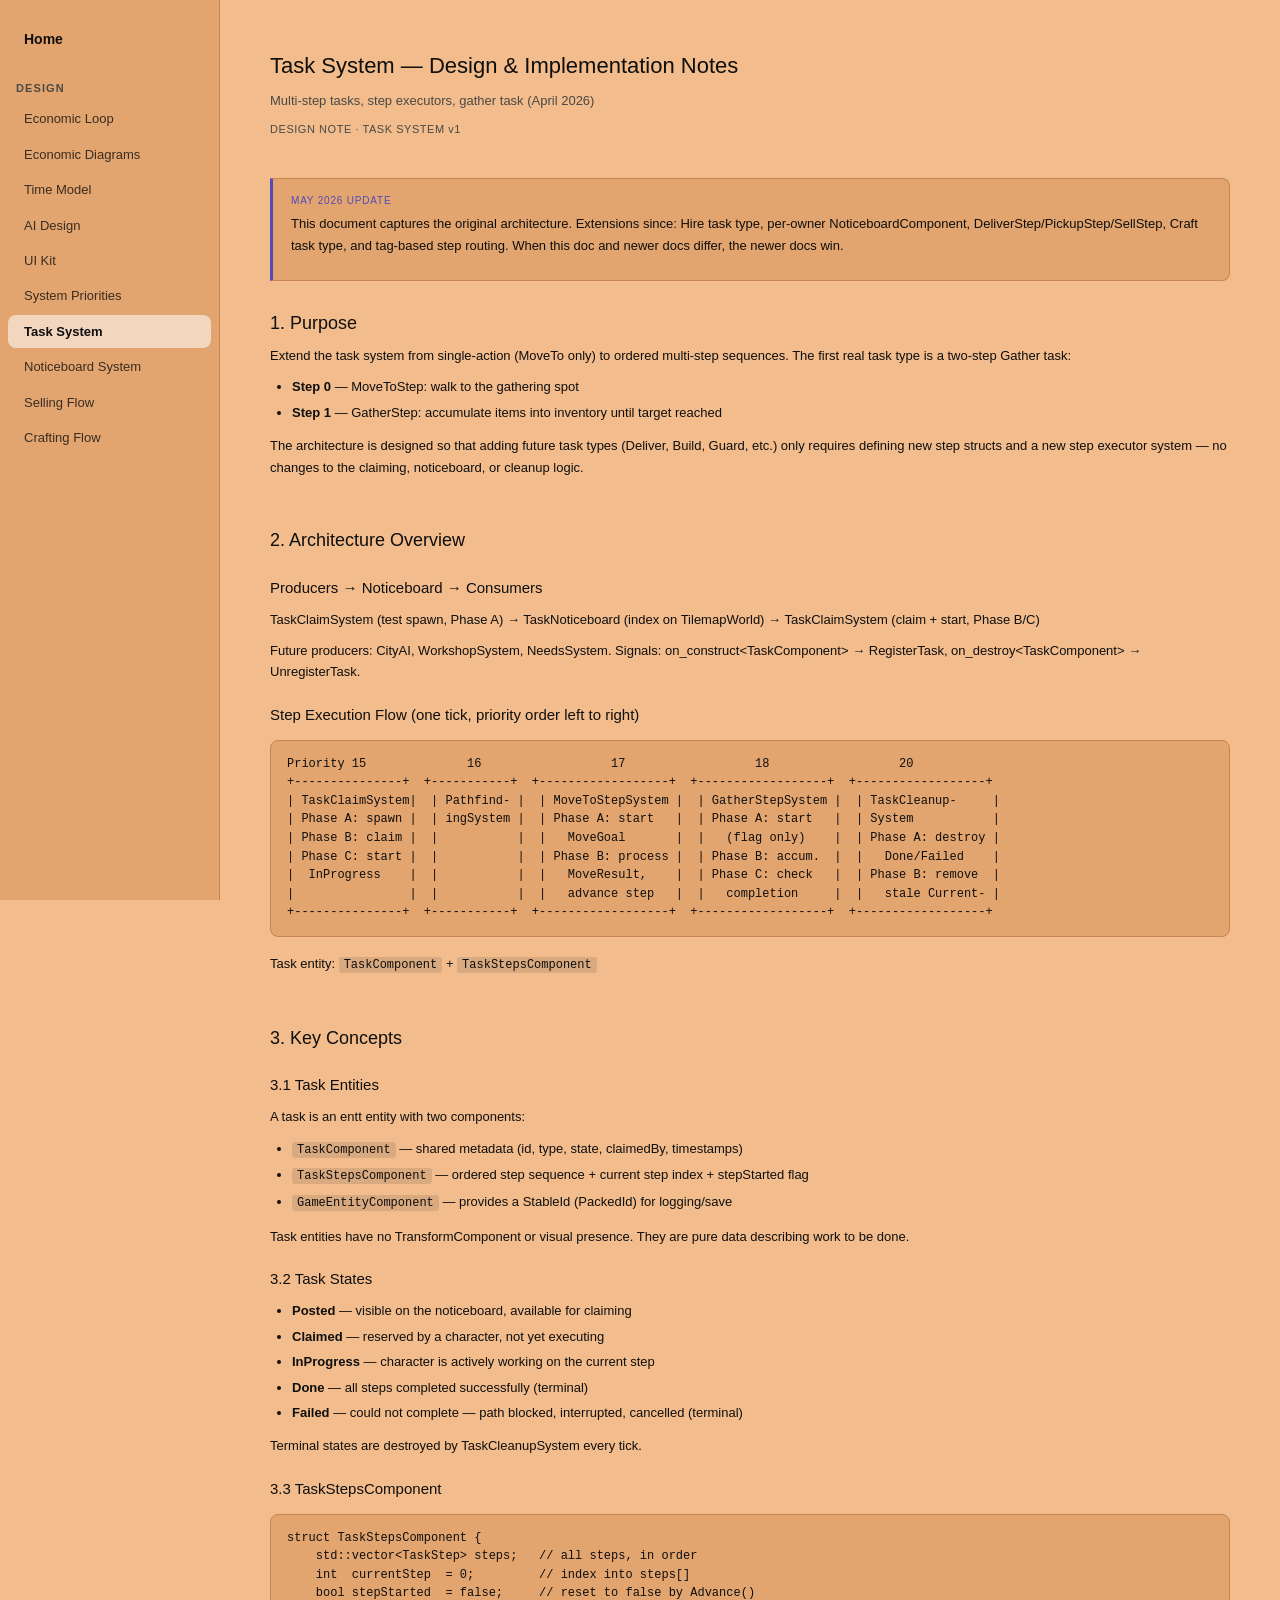
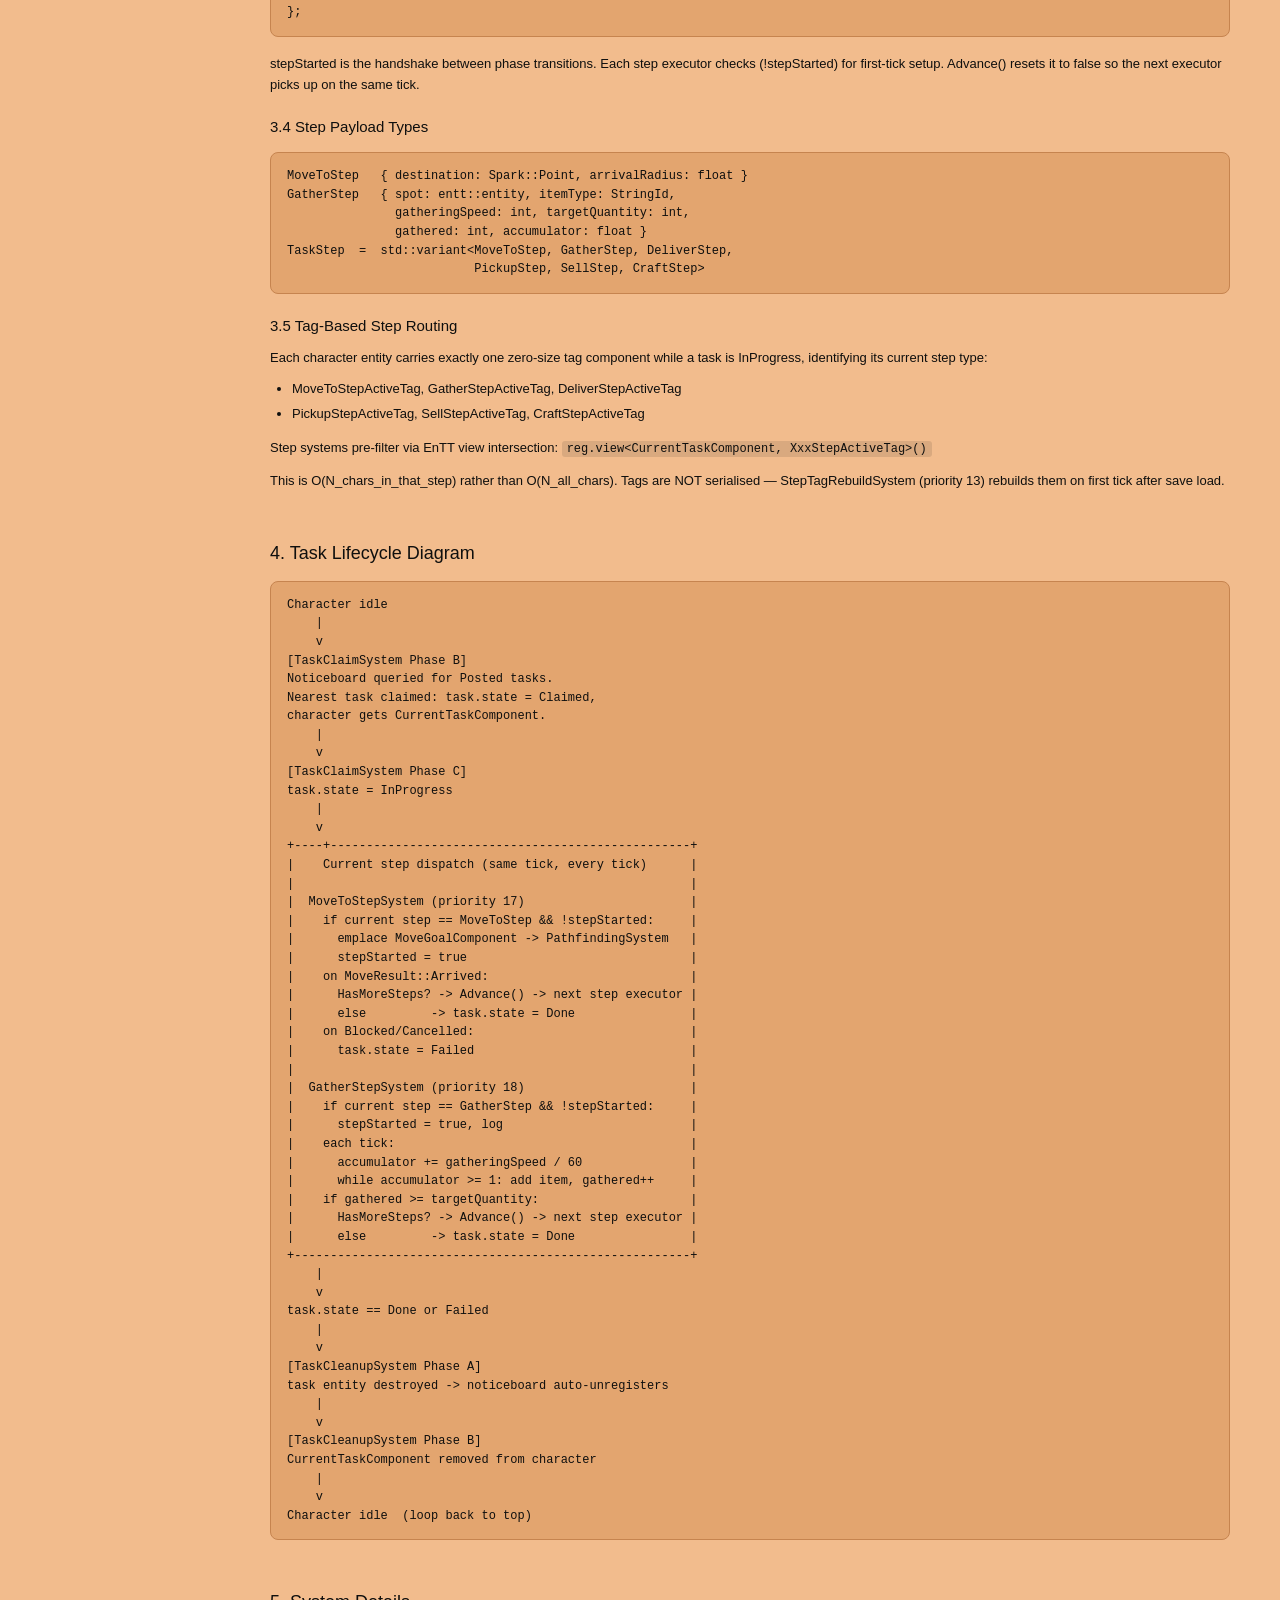
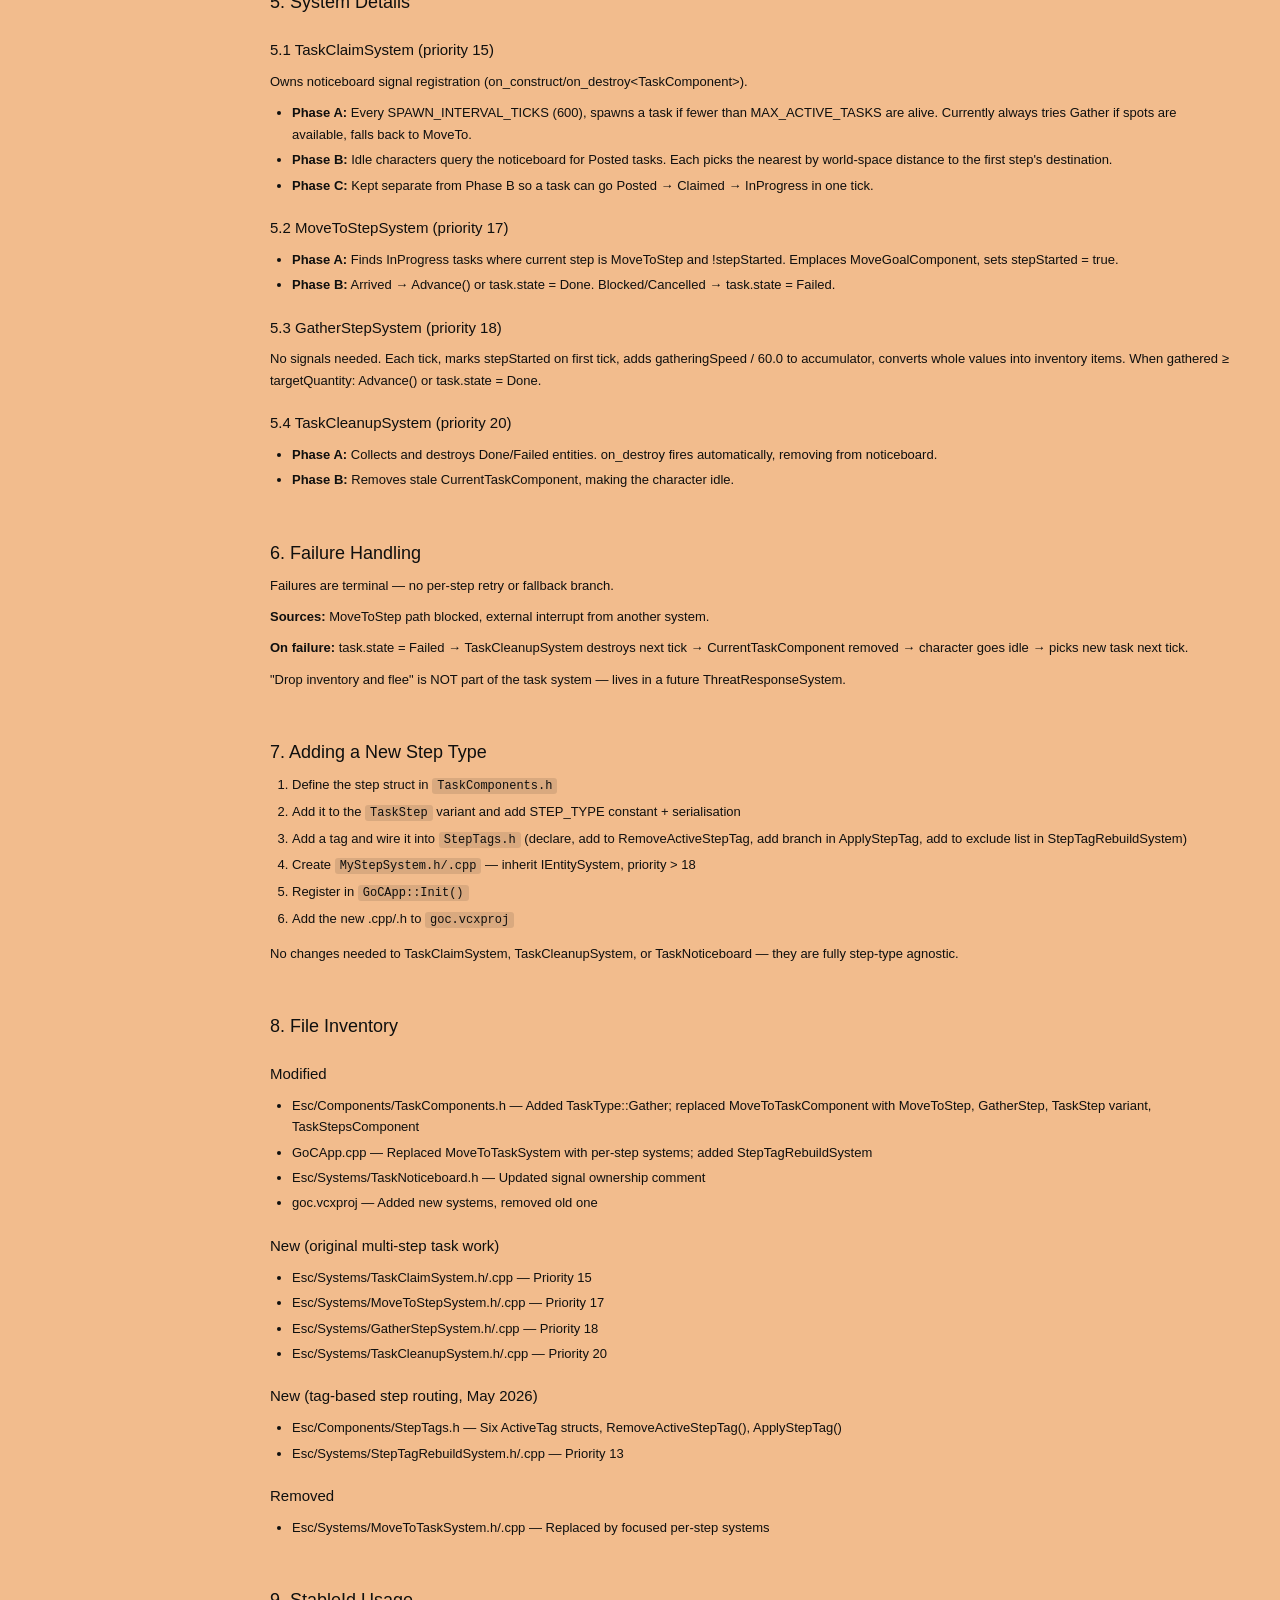
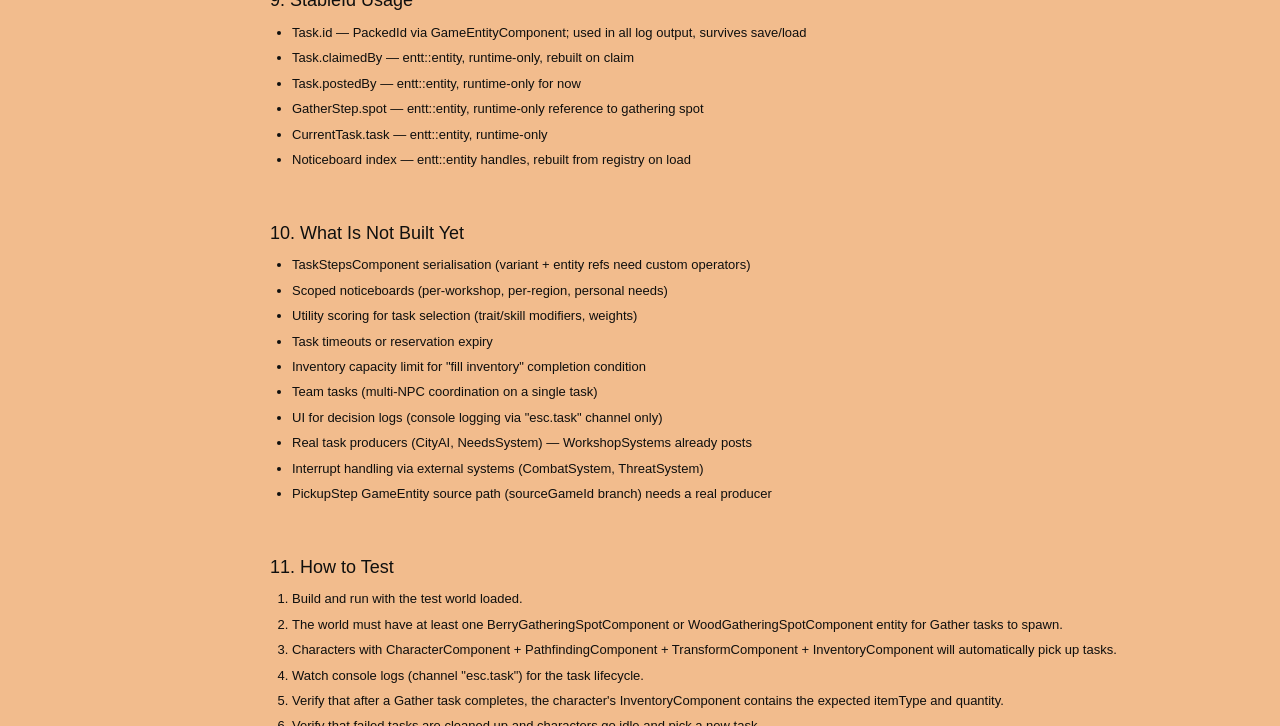
<file: design/guild_task_system.html>
<!DOCTYPE html>
<html lang="en">
<head>
  <meta charset="UTF-8">
  <meta name="viewport" content="width=device-width, initial-scale=1.0">
  <title>Guild — Task System Design</title>
  <link rel="stylesheet" href="../assets/theme.css" />
  <link rel="stylesheet" href="../assets/nav.css" />
  <style>
    body { font-family: sans-serif; background: var(--bg); margin: 0; padding: 48px 16px; color: var(--text); line-height: 1.65; }
    .page { max-width: 960px; margin: 0 auto; }
    h1 { font-size: 22px; font-weight: 500; color: var(--text); margin: 0 0 6px 0; }
    h2 { font-size: 18px; font-weight: 500; color: var(--text); margin: 28px 0 6px 0; scroll-margin-top: 24px; }
    h3 { font-size: 15px; font-weight: 500; color: var(--text); margin: 20px 0 8px 0; }
    p { font-size: 13px; color: var(--text); margin: 0 0 10px 0; }
    .subtitle { font-size: 13px; color: var(--muted); margin-bottom: 8px; }
    .meta { font-size: 11px; color: var(--muted); letter-spacing: 0.05em; margin-bottom: 40px; }
    .section { margin-bottom: 48px; }
    .section-label { font-size: 10px; font-weight: 500; letter-spacing: 0.1em; color: var(--muted); text-transform: uppercase; margin-bottom: 6px; }
    table { width: 100%; border-collapse: collapse; margin: 12px 0 20px 0; font-size: 13px; }
    th, td { text-align: left; padding: 6px 10px; border-bottom: 1px solid var(--border); color: var(--text); }
    th { font-weight: 500; background: var(--panel); }
    code { font-family: ui-monospace, SFMono-Regular, Menlo, Consolas, monospace; font-size: 12px; background: rgba(0,0,0,0.1); padding: 1px 5px; border-radius: 3px; color: var(--text); }
    pre { background: var(--panel); border: 1px solid var(--border); border-radius: 8px; padding: 14px 16px; overflow-x: auto; font-size: 12px; line-height: 1.55; color: var(--text); margin: 12px 0 16px 0; }
    pre code { background: transparent; padding: 0; color: inherit; font-size: inherit; }
    .callout { background: var(--panel); border: 1px solid var(--border); border-radius: 8px; padding: 14px 18px; margin: 16px 0; }
    .callout-purple { border-left: 3px solid #534AB7; border-radius: 0 8px 8px 0; }
    .callout-teal { border-left: 3px solid #0F6E56; border-radius: 0 8px 8px 0; }
    .callout-amber { border-left: 3px solid #854F0B; border-radius: 0 8px 8px 0; }
    .callout-label { font-size: 10px; font-weight: 500; letter-spacing: 0.08em; text-transform: uppercase; margin-bottom: 4px; }
    .callout-purple .callout-label { color: #534AB7; }
    .callout-teal .callout-label { color: #0F6E56; }
    .callout-amber .callout-label { color: #854F0B; }
    ul, ol { font-size: 13px; color: var(--text); margin: 0 0 12px 0; padding-left: 22px; }
    li { margin-bottom: 4px; }
    .divider { border: none; border-top: 1px solid var(--border); margin: 48px 0; }
  </style>
</head>
<body>
<div id="content">
<div class="page">

  <h1>Task System — Design &amp; Implementation Notes</h1>
  <p class="subtitle">Multi-step tasks, step executors, gather task (April 2026)</p>
  <p class="meta">DESIGN NOTE · TASK SYSTEM v1</p>

  <div class="callout callout-purple">
    <div class="callout-label">May 2026 Update</div>
    <p>This document captures the original architecture. Extensions since: Hire task type, per-owner NoticeboardComponent, DeliverStep/PickupStep/SellStep, Craft task type, and tag-based step routing. When this doc and newer docs differ, the newer docs win.</p>
  </div>

  <div class="section">
    <h2>1. Purpose</h2>
    <p>Extend the task system from single-action (MoveTo only) to ordered multi-step sequences. The first real task type is a two-step Gather task:</p>
    <ul>
      <li><strong>Step 0</strong> — MoveToStep: walk to the gathering spot</li>
      <li><strong>Step 1</strong> — GatherStep: accumulate items into inventory until target reached</li>
    </ul>
    <p>The architecture is designed so that adding future task types (Deliver, Build, Guard, etc.) only requires defining new step structs and a new step executor system — no changes to the claiming, noticeboard, or cleanup logic.</p>
  </div>

  <div class="section">
    <h2>2. Architecture Overview</h2>
    <h3>Producers → Noticeboard → Consumers</h3>
    <p>TaskClaimSystem (test spawn, Phase A) → TaskNoticeboard (index on TilemapWorld) → TaskClaimSystem (claim + start, Phase B/C)</p>
    <p>Future producers: CityAI, WorkshopSystem, NeedsSystem. Signals: on_construct&lt;TaskComponent&gt; → RegisterTask, on_destroy&lt;TaskComponent&gt; → UnregisterTask.</p>

    <h3>Step Execution Flow (one tick, priority order left to right)</h3>
    <pre><code>Priority 15              16                  17                  18                  20
+---------------+  +-----------+  +------------------+  +------------------+  +------------------+
| TaskClaimSystem|  | Pathfind- |  | MoveToStepSystem |  | GatherStepSystem |  | TaskCleanup-     |
| Phase A: spawn |  | ingSystem |  | Phase A: start   |  | Phase A: start   |  | System           |
| Phase B: claim |  |           |  |   MoveGoal       |  |   (flag only)    |  | Phase A: destroy |
| Phase C: start |  |           |  | Phase B: process |  | Phase B: accum.  |  |   Done/Failed    |
|  InProgress    |  |           |  |   MoveResult,    |  | Phase C: check   |  | Phase B: remove  |
|                |  |           |  |   advance step   |  |   completion     |  |   stale Current- |
+---------------+  +-----------+  +------------------+  +------------------+  +------------------+</code></pre>

    <p>Task entity: <code>TaskComponent</code> + <code>TaskStepsComponent</code></p>
  </div>

  <div class="section">
    <h2>3. Key Concepts</h2>

    <h3>3.1 Task Entities</h3>
    <p>A task is an entt entity with two components:</p>
    <ul>
      <li><code>TaskComponent</code> — shared metadata (id, type, state, claimedBy, timestamps)</li>
      <li><code>TaskStepsComponent</code> — ordered step sequence + current step index + stepStarted flag</li>
      <li><code>GameEntityComponent</code> — provides a StableId (PackedId) for logging/save</li>
    </ul>
    <p>Task entities have no TransformComponent or visual presence. They are pure data describing work to be done.</p>

    <h3>3.2 Task States</h3>
    <ul>
      <li><strong>Posted</strong> — visible on the noticeboard, available for claiming</li>
      <li><strong>Claimed</strong> — reserved by a character, not yet executing</li>
      <li><strong>InProgress</strong> — character is actively working on the current step</li>
      <li><strong>Done</strong> — all steps completed successfully (terminal)</li>
      <li><strong>Failed</strong> — could not complete — path blocked, interrupted, cancelled (terminal)</li>
    </ul>
    <p>Terminal states are destroyed by TaskCleanupSystem every tick.</p>

    <h3>3.3 TaskStepsComponent</h3>
    <pre><code>struct TaskStepsComponent {
    std::vector&lt;TaskStep&gt; steps;   // all steps, in order
    int  currentStep  = 0;         // index into steps[]
    bool stepStarted  = false;     // reset to false by Advance()
};</code></pre>
    <p>stepStarted is the handshake between phase transitions. Each step executor checks (!stepStarted) for first-tick setup. Advance() resets it to false so the next executor picks up on the same tick.</p>

    <h3>3.4 Step Payload Types</h3>
    <pre><code>MoveToStep   { destination: Spark::Point, arrivalRadius: float }
GatherStep   { spot: entt::entity, itemType: StringId,
               gatheringSpeed: int, targetQuantity: int,
               gathered: int, accumulator: float }
TaskStep  =  std::variant&lt;MoveToStep, GatherStep, DeliverStep,
                          PickupStep, SellStep, CraftStep&gt;</code></pre>

    <h3>3.5 Tag-Based Step Routing</h3>
    <p>Each character entity carries exactly one zero-size tag component while a task is InProgress, identifying its current step type:</p>
    <ul>
      <li>MoveToStepActiveTag, GatherStepActiveTag, DeliverStepActiveTag</li>
      <li>PickupStepActiveTag, SellStepActiveTag, CraftStepActiveTag</li>
    </ul>
    <p>Step systems pre-filter via EnTT view intersection: <code>reg.view&lt;CurrentTaskComponent, XxxStepActiveTag&gt;()</code></p>
    <p>This is O(N_chars_in_that_step) rather than O(N_all_chars). Tags are NOT serialised — StepTagRebuildSystem (priority 13) rebuilds them on first tick after save load.</p>
  </div>

  <div class="section">
    <h2>4. Task Lifecycle Diagram</h2>
    <pre><code>Character idle
    |
    v
[TaskClaimSystem Phase B]
Noticeboard queried for Posted tasks.
Nearest task claimed: task.state = Claimed,
character gets CurrentTaskComponent.
    |
    v
[TaskClaimSystem Phase C]
task.state = InProgress
    |
    v
+----+--------------------------------------------------+
|    Current step dispatch (same tick, every tick)      |
|                                                       |
|  MoveToStepSystem (priority 17)                       |
|    if current step == MoveToStep && !stepStarted:     |
|      emplace MoveGoalComponent -&gt; PathfindingSystem   |
|      stepStarted = true                               |
|    on MoveResult::Arrived:                            |
|      HasMoreSteps? -&gt; Advance() -&gt; next step executor |
|      else         -&gt; task.state = Done                |
|    on Blocked/Cancelled:                              |
|      task.state = Failed                              |
|                                                       |
|  GatherStepSystem (priority 18)                       |
|    if current step == GatherStep && !stepStarted:     |
|      stepStarted = true, log                          |
|    each tick:                                         |
|      accumulator += gatheringSpeed / 60               |
|      while accumulator &gt;= 1: add item, gathered++     |
|    if gathered &gt;= targetQuantity:                     |
|      HasMoreSteps? -&gt; Advance() -&gt; next step executor |
|      else         -&gt; task.state = Done                |
+-------------------------------------------------------+
    |
    v
task.state == Done or Failed
    |
    v
[TaskCleanupSystem Phase A]
task entity destroyed -&gt; noticeboard auto-unregisters
    |
    v
[TaskCleanupSystem Phase B]
CurrentTaskComponent removed from character
    |
    v
Character idle  (loop back to top)</code></pre>
  </div>

  <div class="section">
    <h2>5. System Details</h2>

    <h3>5.1 TaskClaimSystem (priority 15)</h3>
    <p>Owns noticeboard signal registration (on_construct/on_destroy&lt;TaskComponent&gt;).</p>
    <ul>
      <li><strong>Phase A:</strong> Every SPAWN_INTERVAL_TICKS (600), spawns a task if fewer than MAX_ACTIVE_TASKS are alive. Currently always tries Gather if spots are available, falls back to MoveTo.</li>
      <li><strong>Phase B:</strong> Idle characters query the noticeboard for Posted tasks. Each picks the nearest by world-space distance to the first step's destination.</li>
      <li><strong>Phase C:</strong> Kept separate from Phase B so a task can go Posted → Claimed → InProgress in one tick.</li>
    </ul>

    <h3>5.2 MoveToStepSystem (priority 17)</h3>
    <ul>
      <li><strong>Phase A:</strong> Finds InProgress tasks where current step is MoveToStep and !stepStarted. Emplaces MoveGoalComponent, sets stepStarted = true.</li>
      <li><strong>Phase B:</strong> Arrived → Advance() or task.state = Done. Blocked/Cancelled → task.state = Failed.</li>
    </ul>

    <h3>5.3 GatherStepSystem (priority 18)</h3>
    <p>No signals needed. Each tick, marks stepStarted on first tick, adds gatheringSpeed / 60.0 to accumulator, converts whole values into inventory items. When gathered &ge; targetQuantity: Advance() or task.state = Done.</p>

    <h3>5.4 TaskCleanupSystem (priority 20)</h3>
    <ul>
      <li><strong>Phase A:</strong> Collects and destroys Done/Failed entities. on_destroy fires automatically, removing from noticeboard.</li>
      <li><strong>Phase B:</strong> Removes stale CurrentTaskComponent, making the character idle.</li>
    </ul>
  </div>

  <div class="section">
    <h2>6. Failure Handling</h2>
    <p>Failures are terminal — no per-step retry or fallback branch.</p>
    <p><strong>Sources:</strong> MoveToStep path blocked, external interrupt from another system.</p>
    <p><strong>On failure:</strong> task.state = Failed → TaskCleanupSystem destroys next tick → CurrentTaskComponent removed → character goes idle → picks new task next tick.</p>
    <p>"Drop inventory and flee" is NOT part of the task system — lives in a future ThreatResponseSystem.</p>
  </div>

  <div class="section">
    <h2>7. Adding a New Step Type</h2>
    <ol>
      <li>Define the step struct in <code>TaskComponents.h</code></li>
      <li>Add it to the <code>TaskStep</code> variant and add STEP_TYPE constant + serialisation</li>
      <li>Add a tag and wire it into <code>StepTags.h</code> (declare, add to RemoveActiveStepTag, add branch in ApplyStepTag, add to exclude list in StepTagRebuildSystem)</li>
      <li>Create <code>MyStepSystem.h/.cpp</code> — inherit IEntitySystem, priority &gt; 18</li>
      <li>Register in <code>GoCApp::Init()</code></li>
      <li>Add the new .cpp/.h to <code>goc.vcxproj</code></li>
    </ol>
    <p>No changes needed to TaskClaimSystem, TaskCleanupSystem, or TaskNoticeboard — they are fully step-type agnostic.</p>
  </div>

  <div class="section">
    <h2>8. File Inventory</h2>
    <h3>Modified</h3>
    <ul>
      <li>Esc/Components/TaskComponents.h — Added TaskType::Gather; replaced MoveToTaskComponent with MoveToStep, GatherStep, TaskStep variant, TaskStepsComponent</li>
      <li>GoCApp.cpp — Replaced MoveToTaskSystem with per-step systems; added StepTagRebuildSystem</li>
      <li>Esc/Systems/TaskNoticeboard.h — Updated signal ownership comment</li>
      <li>goc.vcxproj — Added new systems, removed old one</li>
    </ul>
    <h3>New (original multi-step task work)</h3>
    <ul>
      <li>Esc/Systems/TaskClaimSystem.h/.cpp — Priority 15</li>
      <li>Esc/Systems/MoveToStepSystem.h/.cpp — Priority 17</li>
      <li>Esc/Systems/GatherStepSystem.h/.cpp — Priority 18</li>
      <li>Esc/Systems/TaskCleanupSystem.h/.cpp — Priority 20</li>
    </ul>
    <h3>New (tag-based step routing, May 2026)</h3>
    <ul>
      <li>Esc/Components/StepTags.h — Six ActiveTag structs, RemoveActiveStepTag(), ApplyStepTag()</li>
      <li>Esc/Systems/StepTagRebuildSystem.h/.cpp — Priority 13</li>
    </ul>
    <h3>Removed</h3>
    <ul>
      <li>Esc/Systems/MoveToTaskSystem.h/.cpp — Replaced by focused per-step systems</li>
    </ul>
  </div>

  <div class="section">
    <h2>9. StableId Usage</h2>
    <ul>
      <li>Task.id — PackedId via GameEntityComponent; used in all log output, survives save/load</li>
      <li>Task.claimedBy — entt::entity, runtime-only, rebuilt on claim</li>
      <li>Task.postedBy — entt::entity, runtime-only for now</li>
      <li>GatherStep.spot — entt::entity, runtime-only reference to gathering spot</li>
      <li>CurrentTask.task — entt::entity, runtime-only</li>
      <li>Noticeboard index — entt::entity handles, rebuilt from registry on load</li>
    </ul>
  </div>

  <div class="section">
    <h2>10. What Is Not Built Yet</h2>
    <ul>
      <li>TaskStepsComponent serialisation (variant + entity refs need custom operators)</li>
      <li>Scoped noticeboards (per-workshop, per-region, personal needs)</li>
      <li>Utility scoring for task selection (trait/skill modifiers, weights)</li>
      <li>Task timeouts or reservation expiry</li>
      <li>Inventory capacity limit for "fill inventory" completion condition</li>
      <li>Team tasks (multi-NPC coordination on a single task)</li>
      <li>UI for decision logs (console logging via "esc.task" channel only)</li>
      <li>Real task producers (CityAI, NeedsSystem) — WorkshopSystems already posts</li>
      <li>Interrupt handling via external systems (CombatSystem, ThreatSystem)</li>
      <li>PickupStep GameEntity source path (sourceGameId branch) needs a real producer</li>
    </ul>
  </div>

  <div class="section">
    <h2>11. How to Test</h2>
    <ol>
      <li>Build and run with the test world loaded.</li>
      <li>The world must have at least one BerryGatheringSpotComponent or WoodGatheringSpotComponent entity for Gather tasks to spawn.</li>
      <li>Characters with CharacterComponent + PathfindingComponent + TransformComponent + InventoryComponent will automatically pick up tasks.</li>
      <li>Watch console logs (channel "esc.task") for the task lifecycle.</li>
      <li>Verify that after a Gather task completes, the character's InventoryComponent contains the expected itemType and quantity.</li>
      <li>Verify that failed tasks are cleaned up and characters go idle and pick a new task.</li>
    </ol>
  </div>

</div>
</div>
<script src="../assets/nav.js"></script>
</body>
</html>
</file>
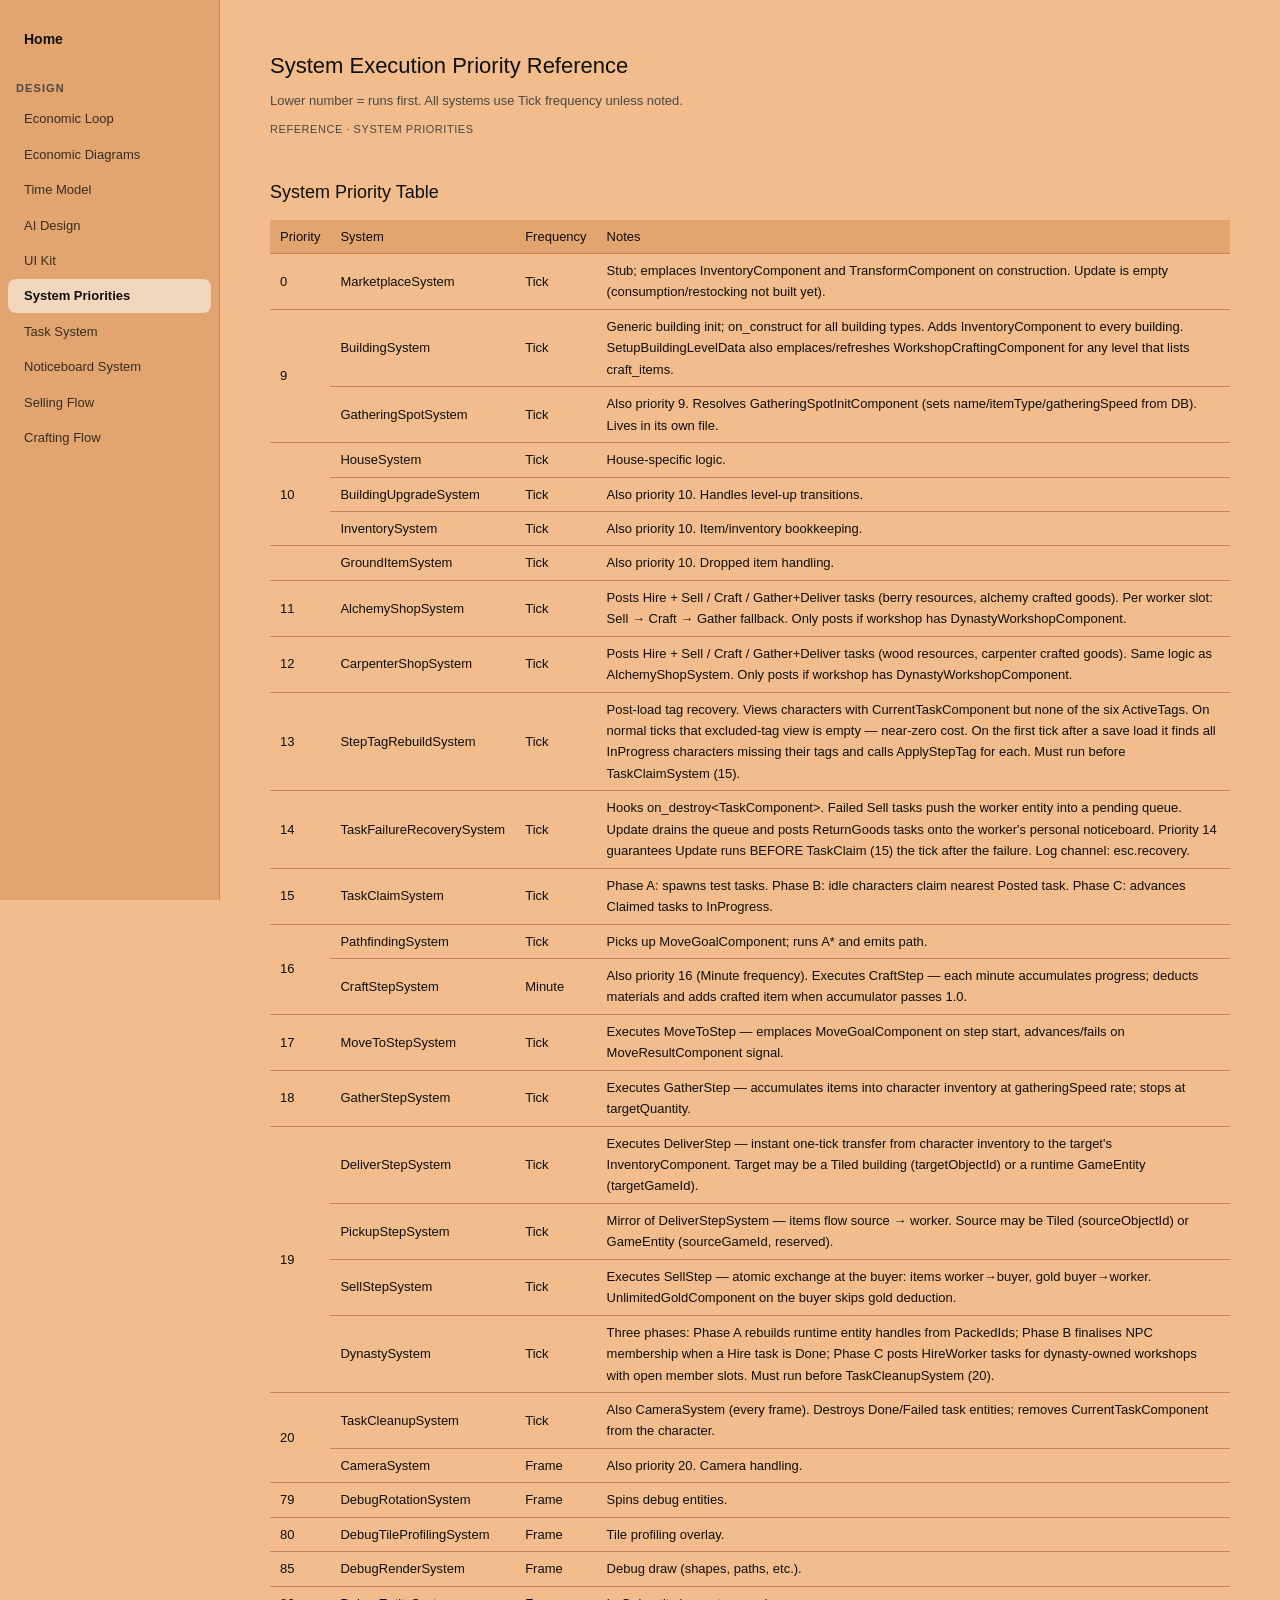
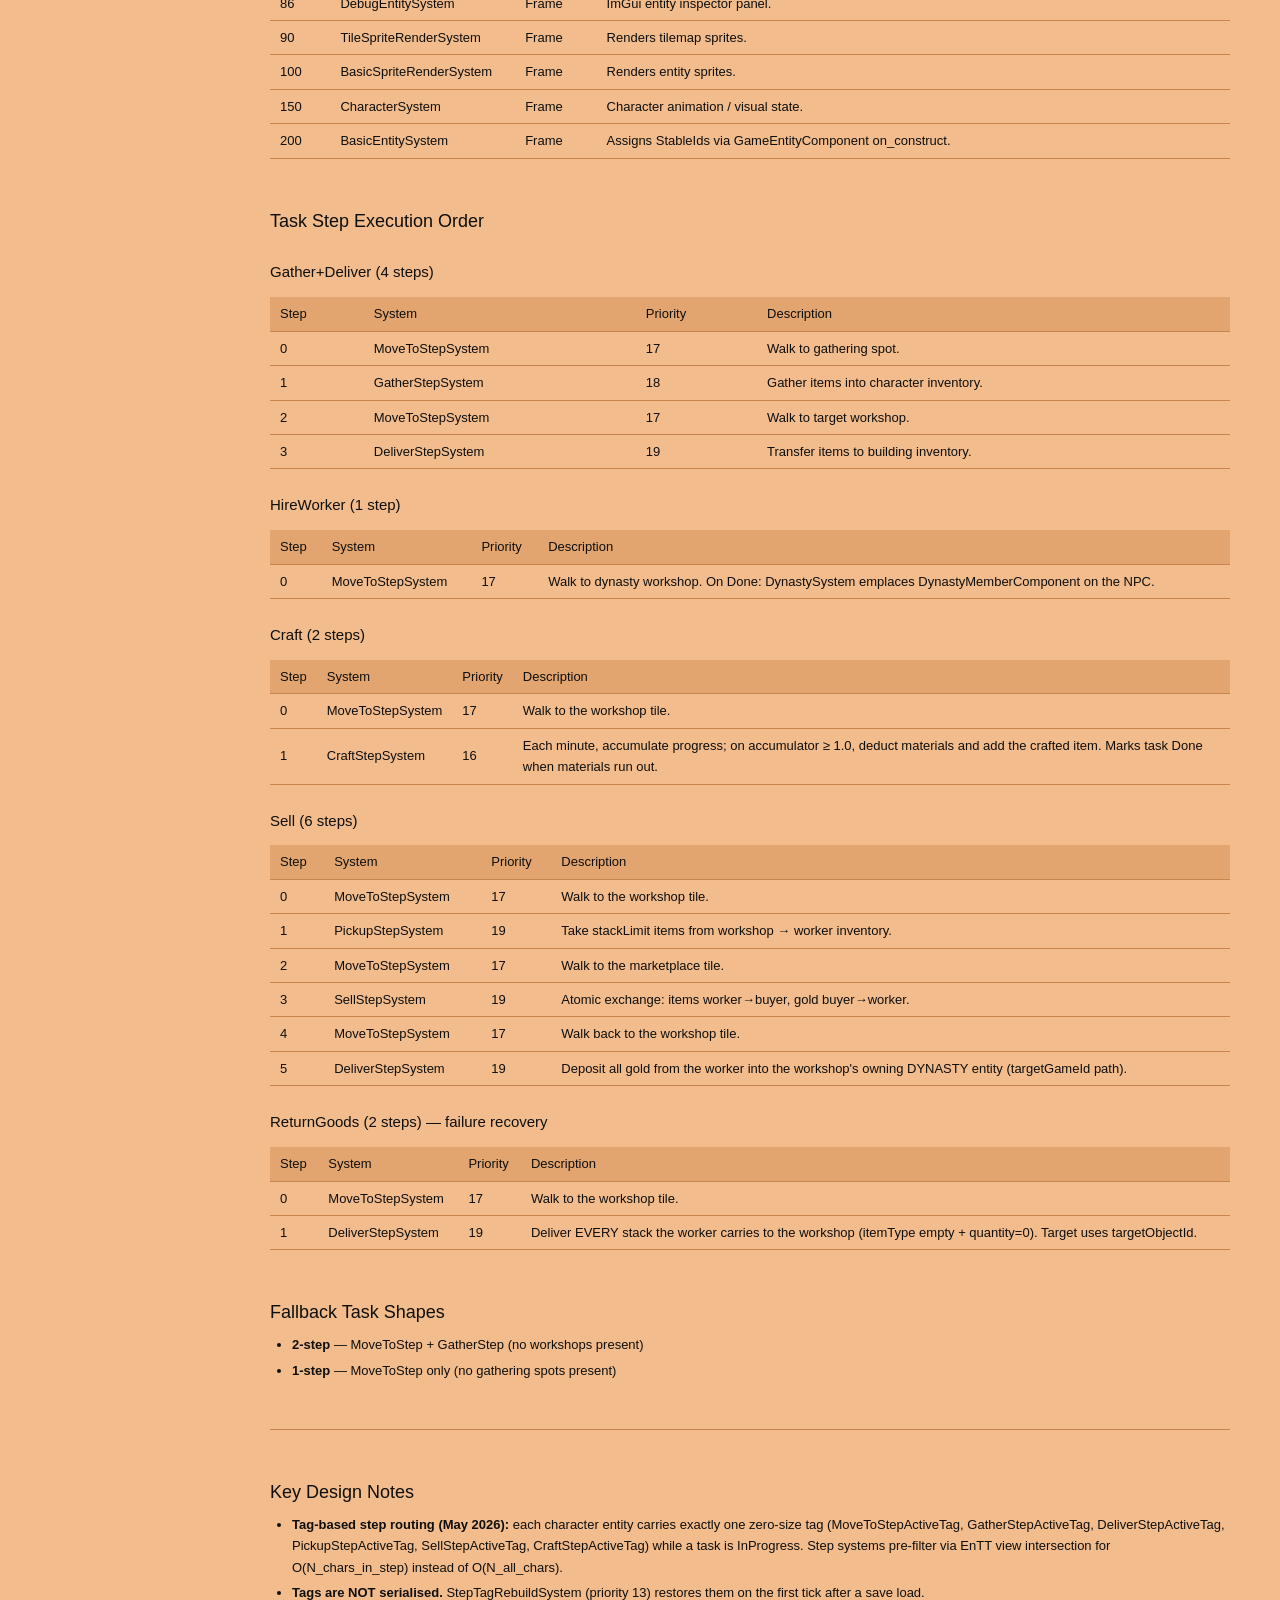
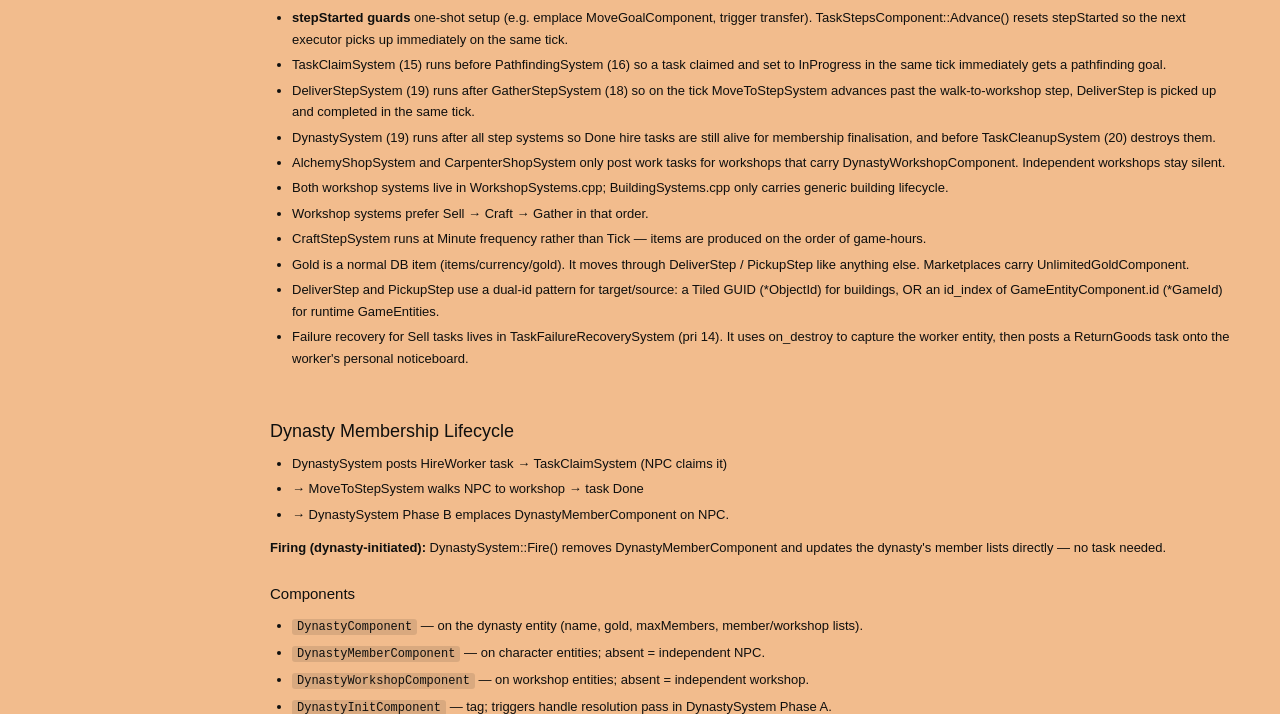
<file: design/guild_task_system_priority.html>
<!DOCTYPE html>
<html lang="en">
<head>
  <meta charset="UTF-8">
  <meta name="viewport" content="width=device-width, initial-scale=1.0">
  <title>Guild — System Execution Priority</title>
  <link rel="stylesheet" href="../assets/theme.css" />
  <link rel="stylesheet" href="../assets/nav.css" />
  <style>
    body { font-family: sans-serif; background: var(--bg); margin: 0; padding: 48px 16px; color: var(--text); line-height: 1.65; }
    .page { max-width: 960px; margin: 0 auto; }
    h1 { font-size: 22px; font-weight: 500; color: var(--text); margin: 0 0 6px 0; }
    .subtitle { font-size: 13px; color: var(--muted); margin-bottom: 8px; }
    .meta { font-size: 11px; color: var(--muted); letter-spacing: 0.05em; margin-bottom: 40px; }
    .section { margin-bottom: 48px; }
    .section-label { font-size: 10px; font-weight: 500; letter-spacing: 0.1em; color: var(--muted); text-transform: uppercase; margin-bottom: 6px; }
    h2 { font-size: 18px; font-weight: 500; color: var(--text); margin: 0 0 6px 0; scroll-margin-top: 24px; }
    h3 { font-size: 15px; font-weight: 500; color: var(--text); margin: 24px 0 8px 0; }
    p { font-size: 13px; color: var(--text); margin: 0 0 10px 0; }
    table { width: 100%; border-collapse: collapse; margin: 12px 0 20px 0; font-size: 13px; }
    th, td { text-align: left; padding: 6px 10px; border-bottom: 1px solid var(--border); color: var(--text); }
    th { font-weight: 500; background: var(--panel); }
    code { font-family: ui-monospace, SFMono-Regular, Menlo, Consolas, monospace; font-size: 12px; background: rgba(0,0,0,0.1); padding: 1px 5px; border-radius: 3px; color: var(--text); }
    .callout { background: var(--panel); border: 1px solid var(--border); border-radius: 8px; padding: 14px 18px; margin: 16px 0; }
    .callout-purple { border-left: 3px solid #534AB7; border-radius: 0 8px 8px 0; }
    .callout-teal { border-left: 3px solid #0F6E56; border-radius: 0 8px 8px 0; }
    .callout-amber { border-left: 3px solid #854F0B; border-radius: 0 8px 8px 0; }
    .callout-label { font-size: 10px; font-weight: 500; letter-spacing: 0.08em; text-transform: uppercase; margin-bottom: 4px; }
    .callout-purple .callout-label { color: #534AB7; }
    .callout-teal .callout-label { color: #0F6E56; }
    .callout-amber .callout-label { color: #854F0B; }
    ul, ol { font-size: 13px; color: var(--text); margin: 0 0 12px 0; padding-left: 22px; }
    li { margin-bottom: 4px; }
    .divider { border: none; border-top: 1px solid var(--border); margin: 48px 0; }
  </style>
</head>
<body>
<div id="content">
<div class="page">

  <h1>System Execution Priority Reference</h1>
  <p class="subtitle">Lower number = runs first. All systems use Tick frequency unless noted.</p>
  <p class="meta">REFERENCE · SYSTEM PRIORITIES</p>

  <div class="section">
    <h2>System Priority Table</h2>
    <table>
      <thead>
        <tr><th>Priority</th><th>System</th><th>Frequency</th><th>Notes</th></tr>
      </thead>
      <tbody>
        <tr><td>0</td><td>MarketplaceSystem</td><td>Tick</td><td>Stub; emplaces InventoryComponent and TransformComponent on construction. Update is empty (consumption/restocking not built yet).</td></tr>
        <tr><td rowspan="2">9</td><td>BuildingSystem</td><td>Tick</td><td>Generic building init; on_construct for all building types. Adds InventoryComponent to every building. SetupBuildingLevelData also emplaces/refreshes WorkshopCraftingComponent for any level that lists craft_items.</td></tr>
        <tr><td>GatheringSpotSystem</td><td>Tick</td><td>Also priority 9. Resolves GatheringSpotInitComponent (sets name/itemType/gatheringSpeed from DB). Lives in its own file.</td></tr>
        <tr><td rowspan="3">10</td><td>HouseSystem</td><td>Tick</td><td>House-specific logic.</td></tr>
        <tr><td>BuildingUpgradeSystem</td><td>Tick</td><td>Also priority 10. Handles level-up transitions.</td></tr>
        <tr><td>InventorySystem</td><td>Tick</td><td>Also priority 10. Item/inventory bookkeeping.</td></tr>
        <tr><td></td><td>GroundItemSystem</td><td>Tick</td><td>Also priority 10. Dropped item handling.</td></tr>
        <tr><td>11</td><td>AlchemyShopSystem</td><td>Tick</td><td>Posts Hire + Sell / Craft / Gather+Deliver tasks (berry resources, alchemy crafted goods). Per worker slot: Sell &rarr; Craft &rarr; Gather fallback. Only posts if workshop has DynastyWorkshopComponent.</td></tr>
        <tr><td>12</td><td>CarpenterShopSystem</td><td>Tick</td><td>Posts Hire + Sell / Craft / Gather+Deliver tasks (wood resources, carpenter crafted goods). Same logic as AlchemyShopSystem. Only posts if workshop has DynastyWorkshopComponent.</td></tr>
        <tr><td>13</td><td>StepTagRebuildSystem</td><td>Tick</td><td>Post-load tag recovery. Views characters with CurrentTaskComponent but none of the six ActiveTags. On normal ticks that excluded-tag view is empty — near-zero cost. On the first tick after a save load it finds all InProgress characters missing their tags and calls ApplyStepTag for each. Must run before TaskClaimSystem (15).</td></tr>
        <tr><td>14</td><td>TaskFailureRecoverySystem</td><td>Tick</td><td>Hooks on_destroy&lt;TaskComponent&gt;. Failed Sell tasks push the worker entity into a pending queue. Update drains the queue and posts ReturnGoods tasks onto the worker's personal noticeboard. Priority 14 guarantees Update runs BEFORE TaskClaim (15) the tick after the failure. Log channel: esc.recovery.</td></tr>
        <tr><td>15</td><td>TaskClaimSystem</td><td>Tick</td><td>Phase A: spawns test tasks. Phase B: idle characters claim nearest Posted task. Phase C: advances Claimed tasks to InProgress.</td></tr>
        <tr><td rowspan="2">16</td><td>PathfindingSystem</td><td>Tick</td><td>Picks up MoveGoalComponent; runs A* and emits path.</td></tr>
        <tr><td>CraftStepSystem</td><td>Minute</td><td>Also priority 16 (Minute frequency). Executes CraftStep — each minute accumulates progress; deducts materials and adds crafted item when accumulator passes 1.0.</td></tr>
        <tr><td>17</td><td>MoveToStepSystem</td><td>Tick</td><td>Executes MoveToStep — emplaces MoveGoalComponent on step start, advances/fails on MoveResultComponent signal.</td></tr>
        <tr><td>18</td><td>GatherStepSystem</td><td>Tick</td><td>Executes GatherStep — accumulates items into character inventory at gatheringSpeed rate; stops at targetQuantity.</td></tr>
        <tr><td rowspan="4">19</td><td>DeliverStepSystem</td><td>Tick</td><td>Executes DeliverStep — instant one-tick transfer from character inventory to the target's InventoryComponent. Target may be a Tiled building (targetObjectId) or a runtime GameEntity (targetGameId).</td></tr>
        <tr><td>PickupStepSystem</td><td>Tick</td><td>Mirror of DeliverStepSystem — items flow source &rarr; worker. Source may be Tiled (sourceObjectId) or GameEntity (sourceGameId, reserved).</td></tr>
        <tr><td>SellStepSystem</td><td>Tick</td><td>Executes SellStep — atomic exchange at the buyer: items worker&rarr;buyer, gold buyer&rarr;worker. UnlimitedGoldComponent on the buyer skips gold deduction.</td></tr>
        <tr><td>DynastySystem</td><td>Tick</td><td>Three phases: Phase A rebuilds runtime entity handles from PackedIds; Phase B finalises NPC membership when a Hire task is Done; Phase C posts HireWorker tasks for dynasty-owned workshops with open member slots. Must run before TaskCleanupSystem (20).</td></tr>
        <tr><td rowspan="2">20</td><td>TaskCleanupSystem</td><td>Tick</td><td>Also CameraSystem (every frame). Destroys Done/Failed task entities; removes CurrentTaskComponent from the character.</td></tr>
        <tr><td>CameraSystem</td><td>Frame</td><td>Also priority 20. Camera handling.</td></tr>
        <tr><td>79</td><td>DebugRotationSystem</td><td>Frame</td><td>Spins debug entities.</td></tr>
        <tr><td>80</td><td>DebugTileProfilingSystem</td><td>Frame</td><td>Tile profiling overlay.</td></tr>
        <tr><td>85</td><td>DebugRenderSystem</td><td>Frame</td><td>Debug draw (shapes, paths, etc.).</td></tr>
        <tr><td>86</td><td>DebugEntitySystem</td><td>Frame</td><td>ImGui entity inspector panel.</td></tr>
        <tr><td>90</td><td>TileSpriteRenderSystem</td><td>Frame</td><td>Renders tilemap sprites.</td></tr>
        <tr><td>100</td><td>BasicSpriteRenderSystem</td><td>Frame</td><td>Renders entity sprites.</td></tr>
        <tr><td>150</td><td>CharacterSystem</td><td>Frame</td><td>Character animation / visual state.</td></tr>
        <tr><td>200</td><td>BasicEntitySystem</td><td>Frame</td><td>Assigns StableIds via GameEntityComponent on_construct.</td></tr>
      </tbody>
    </table>
  </div>

  <div class="section">
    <h2>Task Step Execution Order</h2>
    <h3>Gather+Deliver (4 steps)</h3>
    <table>
      <thead><tr><th>Step</th><th>System</th><th>Priority</th><th>Description</th></tr></thead>
      <tbody>
        <tr><td>0</td><td>MoveToStepSystem</td><td>17</td><td>Walk to gathering spot.</td></tr>
        <tr><td>1</td><td>GatherStepSystem</td><td>18</td><td>Gather items into character inventory.</td></tr>
        <tr><td>2</td><td>MoveToStepSystem</td><td>17</td><td>Walk to target workshop.</td></tr>
        <tr><td>3</td><td>DeliverStepSystem</td><td>19</td><td>Transfer items to building inventory.</td></tr>
      </tbody>
    </table>

    <h3>HireWorker (1 step)</h3>
    <table>
      <thead><tr><th>Step</th><th>System</th><th>Priority</th><th>Description</th></tr></thead>
      <tbody>
        <tr><td>0</td><td>MoveToStepSystem</td><td>17</td><td>Walk to dynasty workshop. On Done: DynastySystem emplaces DynastyMemberComponent on the NPC.</td></tr>
      </tbody>
    </table>

    <h3>Craft (2 steps)</h3>
    <table>
      <thead><tr><th>Step</th><th>System</th><th>Priority</th><th>Description</th></tr></thead>
      <tbody>
        <tr><td>0</td><td>MoveToStepSystem</td><td>17</td><td>Walk to the workshop tile.</td></tr>
        <tr><td>1</td><td>CraftStepSystem</td><td>16</td><td>Each minute, accumulate progress; on accumulator &ge; 1.0, deduct materials and add the crafted item. Marks task Done when materials run out.</td></tr>
      </tbody>
    </table>

    <h3>Sell (6 steps)</h3>
    <table>
      <thead><tr><th>Step</th><th>System</th><th>Priority</th><th>Description</th></tr></thead>
      <tbody>
        <tr><td>0</td><td>MoveToStepSystem</td><td>17</td><td>Walk to the workshop tile.</td></tr>
        <tr><td>1</td><td>PickupStepSystem</td><td>19</td><td>Take stackLimit items from workshop &rarr; worker inventory.</td></tr>
        <tr><td>2</td><td>MoveToStepSystem</td><td>17</td><td>Walk to the marketplace tile.</td></tr>
        <tr><td>3</td><td>SellStepSystem</td><td>19</td><td>Atomic exchange: items worker&rarr;buyer, gold buyer&rarr;worker.</td></tr>
        <tr><td>4</td><td>MoveToStepSystem</td><td>17</td><td>Walk back to the workshop tile.</td></tr>
        <tr><td>5</td><td>DeliverStepSystem</td><td>19</td><td>Deposit all gold from the worker into the workshop's owning DYNASTY entity (targetGameId path).</td></tr>
      </tbody>
    </table>

    <h3>ReturnGoods (2 steps) — failure recovery</h3>
    <table>
      <thead><tr><th>Step</th><th>System</th><th>Priority</th><th>Description</th></tr></thead>
      <tbody>
        <tr><td>0</td><td>MoveToStepSystem</td><td>17</td><td>Walk to the workshop tile.</td></tr>
        <tr><td>1</td><td>DeliverStepSystem</td><td>19</td><td>Deliver EVERY stack the worker carries to the workshop (itemType empty + quantity=0). Target uses targetObjectId.</td></tr>
      </tbody>
    </table>
  </div>

  <div class="section">
    <h2>Fallback Task Shapes</h2>
    <ul>
      <li><strong>2-step</strong> — MoveToStep + GatherStep (no workshops present)</li>
      <li><strong>1-step</strong> — MoveToStep only (no gathering spots present)</li>
    </ul>
  </div>

  <hr class="divider" />

  <div class="section">
    <h2>Key Design Notes</h2>
    <ul>
      <li><strong>Tag-based step routing (May 2026):</strong> each character entity carries exactly one zero-size tag (MoveToStepActiveTag, GatherStepActiveTag, DeliverStepActiveTag, PickupStepActiveTag, SellStepActiveTag, CraftStepActiveTag) while a task is InProgress. Step systems pre-filter via EnTT view intersection for O(N_chars_in_step) instead of O(N_all_chars).</li>
      <li><strong>Tags are NOT serialised.</strong> StepTagRebuildSystem (priority 13) restores them on the first tick after a save load.</li>
      <li><strong>stepStarted guards</strong> one-shot setup (e.g. emplace MoveGoalComponent, trigger transfer). TaskStepsComponent::Advance() resets stepStarted so the next executor picks up immediately on the same tick.</li>
      <li>TaskClaimSystem (15) runs before PathfindingSystem (16) so a task claimed and set to InProgress in the same tick immediately gets a pathfinding goal.</li>
      <li>DeliverStepSystem (19) runs after GatherStepSystem (18) so on the tick MoveToStepSystem advances past the walk-to-workshop step, DeliverStep is picked up and completed in the same tick.</li>
      <li>DynastySystem (19) runs after all step systems so Done hire tasks are still alive for membership finalisation, and before TaskCleanupSystem (20) destroys them.</li>
      <li>AlchemyShopSystem and CarpenterShopSystem only post work tasks for workshops that carry DynastyWorkshopComponent. Independent workshops stay silent.</li>
      <li>Both workshop systems live in WorkshopSystems.cpp; BuildingSystems.cpp only carries generic building lifecycle.</li>
      <li>Workshop systems prefer Sell &rarr; Craft &rarr; Gather in that order.</li>
      <li>CraftStepSystem runs at Minute frequency rather than Tick — items are produced on the order of game-hours.</li>
      <li>Gold is a normal DB item (items/currency/gold). It moves through DeliverStep / PickupStep like anything else. Marketplaces carry UnlimitedGoldComponent.</li>
      <li>DeliverStep and PickupStep use a dual-id pattern for target/source: a Tiled GUID (*ObjectId) for buildings, OR an id_index of GameEntityComponent.id (*GameId) for runtime GameEntities.</li>
      <li>Failure recovery for Sell tasks lives in TaskFailureRecoverySystem (pri 14). It uses on_destroy to capture the worker entity, then posts a ReturnGoods task onto the worker's personal noticeboard.</li>
    </ul>
  </div>

  <div class="section">
    <h2>Dynasty Membership Lifecycle</h2>
    <ul>
      <li>DynastySystem posts HireWorker task &rarr; TaskClaimSystem (NPC claims it)</li>
      <li>&rarr; MoveToStepSystem walks NPC to workshop &rarr; task Done</li>
      <li>&rarr; DynastySystem Phase B emplaces DynastyMemberComponent on NPC.</li>
    </ul>
    <p><strong>Firing (dynasty-initiated):</strong> DynastySystem::Fire() removes DynastyMemberComponent and updates the dynasty's member lists directly — no task needed.</p>
    <h3>Components</h3>
    <ul>
      <li><code>DynastyComponent</code> — on the dynasty entity (name, gold, maxMembers, member/workshop lists).</li>
      <li><code>DynastyMemberComponent</code> — on character entities; absent = independent NPC.</li>
      <li><code>DynastyWorkshopComponent</code> — on workshop entities; absent = independent workshop.</li>
      <li><code>DynastyInitComponent</code> — tag; triggers handle resolution pass in DynastySystem Phase A.</li>
    </ul>
  </div>

</div>
</div>
<script src="../assets/nav.js"></script>
</body>
</html>
</file>
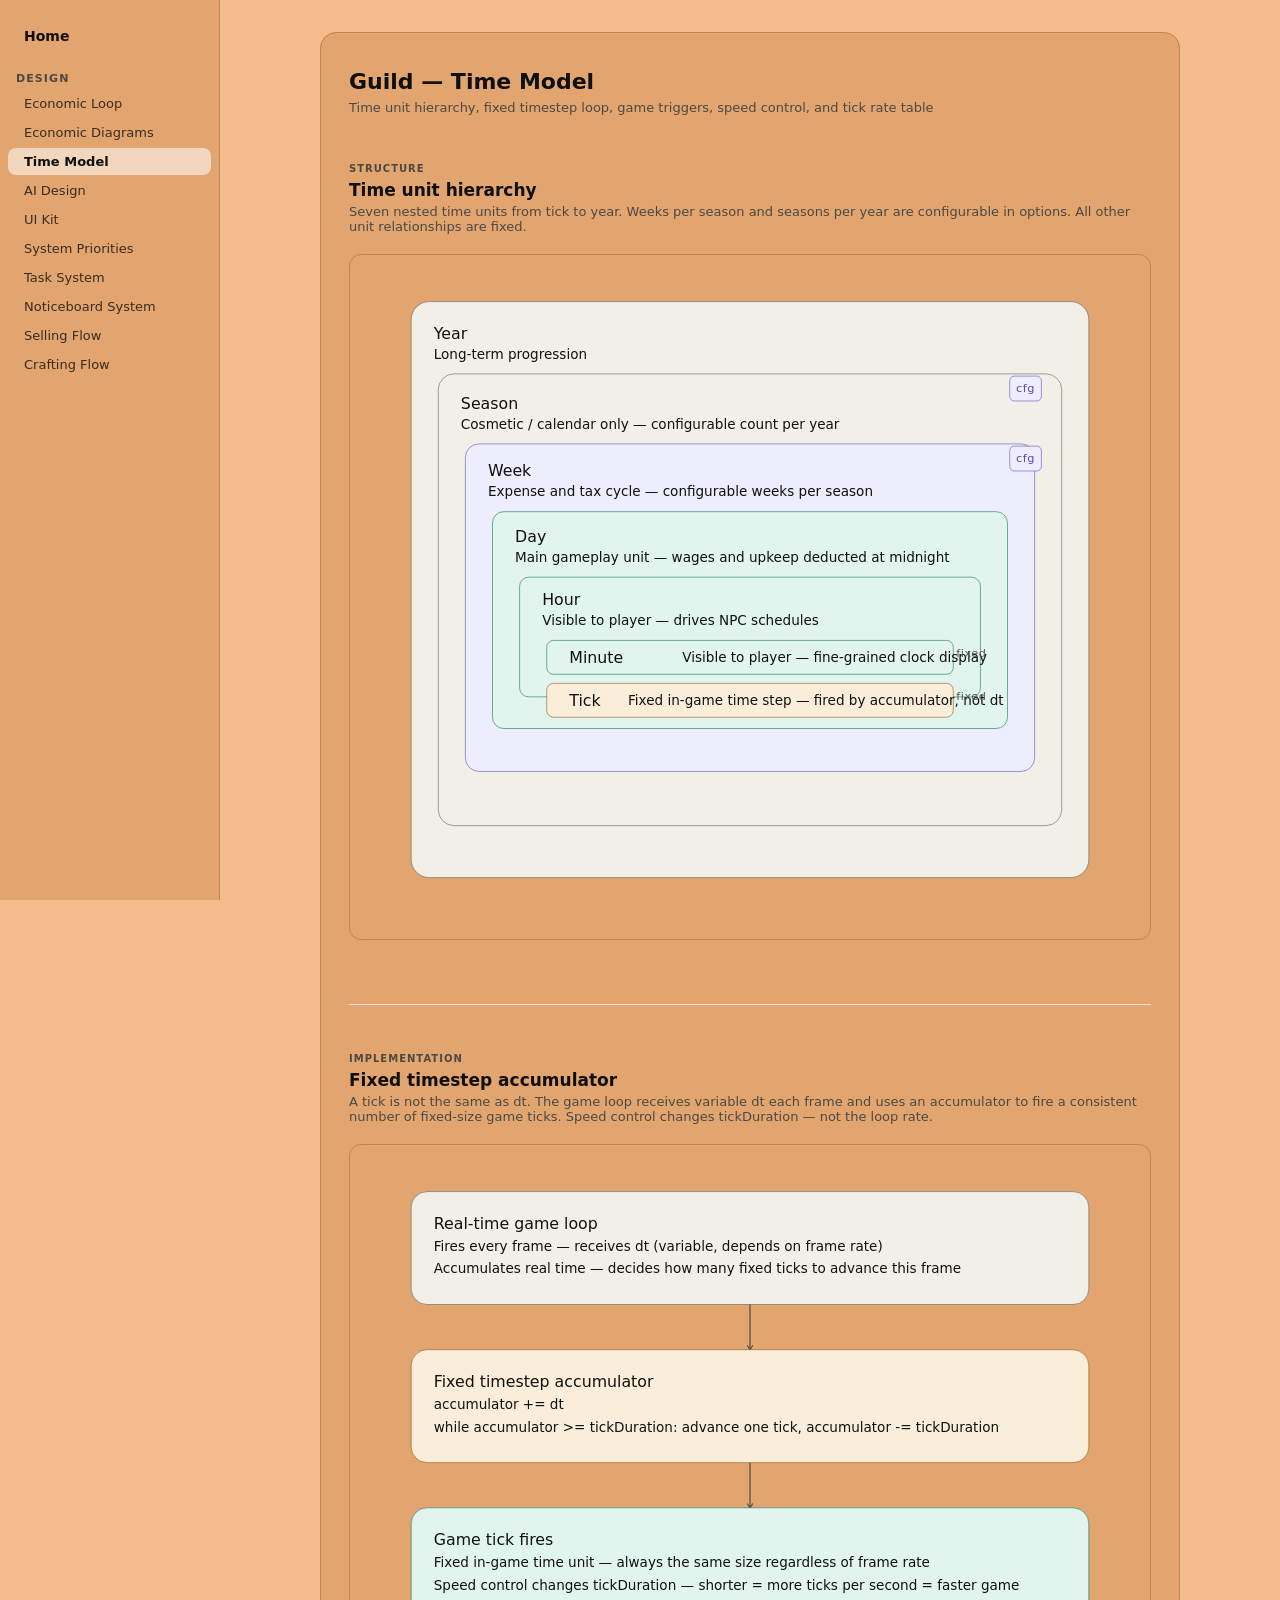
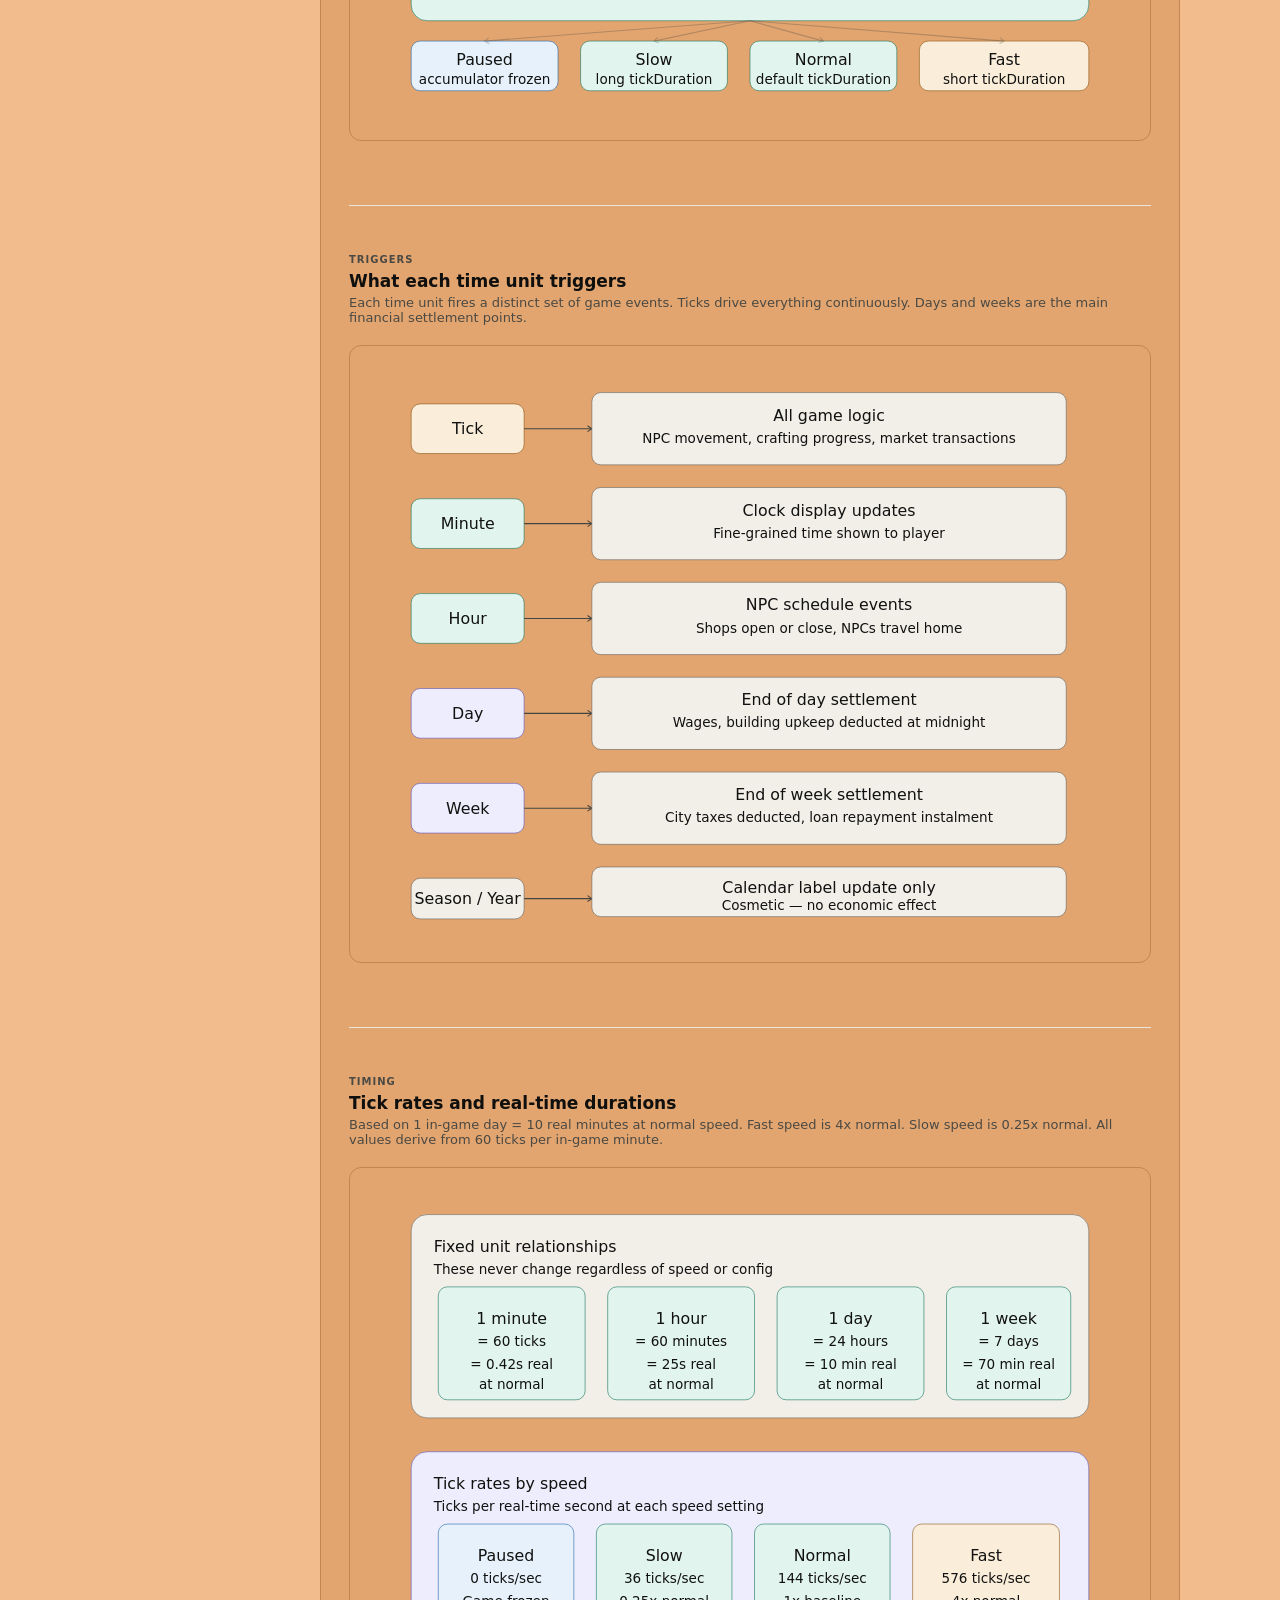
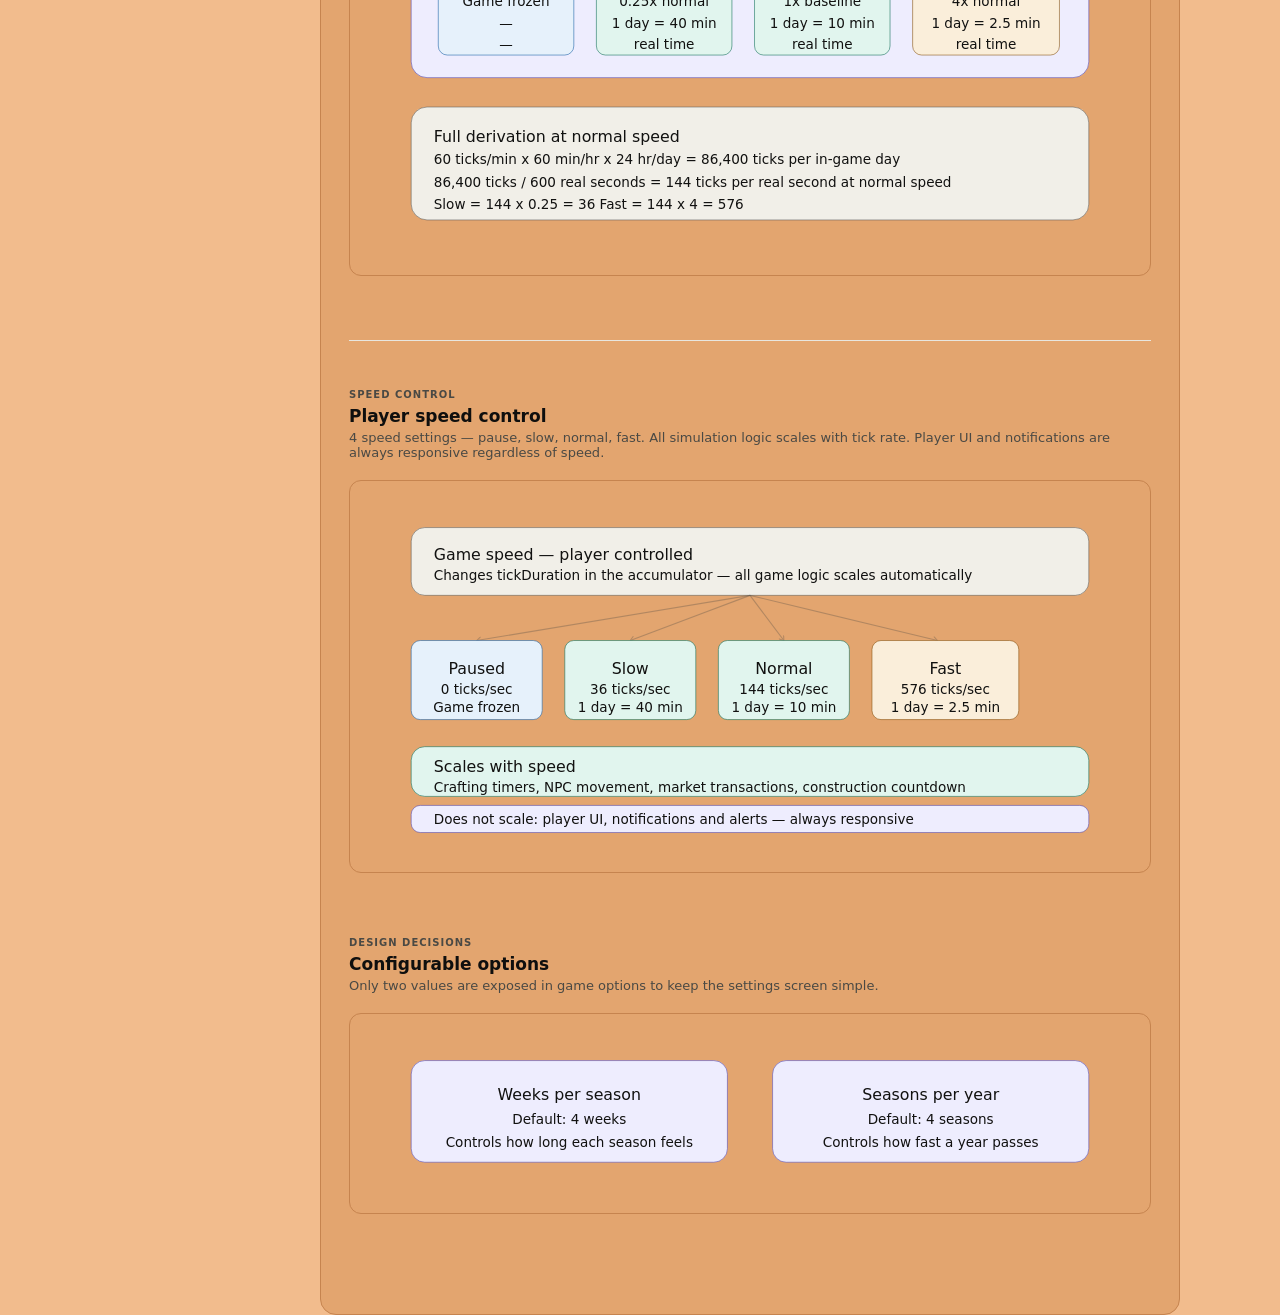
<file: design/guild_time_model.html>
<!DOCTYPE html>
<html lang="en">
<head>
  <meta charset="UTF-8" />
  <meta name="viewport" content="width=device-width, initial-scale=1.0" />
  <title>Guild — Time Model</title>
  <link rel="stylesheet" href="../assets/theme.css" />
  <link rel="stylesheet" href="../assets/nav.css" />
  <style>
    body {
      font-family: system-ui, -apple-system, Segoe UI, Roboto, sans-serif;
      background: var(--bg);
      margin: 0;
      padding: 32px 16px;
      color: var(--text);
    }

    /* Page panel frame (like index.html) */
    .page {
      width: min(860px, calc(100% - 32px));
      margin: 0 auto;
      background: var(--panel);
      border: 1px solid var(--border);
      border-radius: 16px;
      padding: 36px 28px;
    }

    h1 {
      font-size: 22px;
      font-weight: 650;
      color: var(--text);
      margin: 0 0 6px 0;
    }

    .subtitle {
      font-size: 13px;
      color: var(--muted);
      margin: 0 0 48px 0;
    }

    .section { margin-bottom: 64px; }

    .section-label {
      font-size: 10px;
      font-weight: 650;
      letter-spacing: 0.1em;
      color: var(--muted);
      text-transform: uppercase;
      margin-bottom: 6px;
    }

    h2 {
      font-size: 17px;
      font-weight: 650;
      color: var(--text);
      margin: 0 0 4px 0;
    }

    .section-desc {
      font-size: 13px;
      color: var(--muted);
      margin: 0 0 20px 0;
    }

    .diagram {
      background: var(--panel);
      border: 1px solid var(--border);
      border-radius: 12px;
      padding: 24px 16px;
    }

    .divider {
      border: none;
      border-top: 1px solid #e8e6df;
      margin: 48px 0;
    }

    .th        { font-size: 14px; font-weight: 500; fill: #111110; }
    .ts        { font-size: 12px; font-weight: 400; fill: #111110; }
    .th-teal   { font-size: 14px; font-weight: 500; fill: #111110; }
    .ts-teal   { font-size: 12px; font-weight: 400; fill: #111110; }
    .th-amber  { font-size: 14px; font-weight: 500; fill: #111110; }
    .ts-amber  { font-size: 12px; font-weight: 400; fill: #111110; }
    .th-gray   { font-size: 14px; font-weight: 500; fill: #111110; }
    .ts-gray   { font-size: 12px; font-weight: 400; fill: #111110; }
    .th-blue   { font-size: 14px; font-weight: 500; fill: #111110; }
    .ts-blue   { font-size: 12px; font-weight: 400; fill: #111110; }
    .th-purple { font-size: 14px; font-weight: 500; fill: #111110; }
    .ts-purple { font-size: 12px; font-weight: 400; fill: #111110; }
    .label     { font-size: 10px; fill: #555552; letter-spacing: 0.05em; }
  </style>
</head>
<body>
  <div id="content">
  <main class="page">
  <h1>Guild — Time Model</h1>
  <p class="subtitle">Time unit hierarchy, fixed timestep loop, game triggers, speed control, and tick rate table</p>

  <!-- ═══════════════════════════════════════════════
       1. TIME UNIT HIERARCHY
  ═══════════════════════════════════════════════ -->
  <div class="section">
    <div class="section-label">Structure</div>
    <h2>Time unit hierarchy</h2>
    <p class="section-desc">Seven nested time units from tick to year. Weeks per season and seasons per year are configurable in options. All other unit relationships are fixed.</p>
    <div class="diagram">
    <svg width="100%" viewBox="0 0 680 560" xmlns="http://www.w3.org/2000/svg">
    <defs>
      <marker id="a1" viewBox="0 0 10 10" refX="8" refY="5" markerWidth="6" markerHeight="6" orient="auto-start-reverse">
        <path d="M2 1L8 5L2 9" fill="none" stroke="context-stroke" stroke-width="1.5" stroke-linecap="round" stroke-linejoin="round"/>
      </marker>
    </defs>

    <rect x="40" y="20" width="600" height="510" rx="16" fill="#F1EFE8" stroke="#5F5E5A" stroke-width="0.5"/>
    <text class="th-gray" x="60" y="48" dominant-baseline="central">Year</text>
    <text class="ts-gray" x="60" y="66" dominant-baseline="central">Long-term progression</text>

    <rect x="64" y="84" width="552" height="400" rx="14" fill="#F1EFE8" stroke="#5F5E5A" stroke-width="0.5"/>
    <text class="th-gray" x="84" y="110" dominant-baseline="central">Season</text>
    <text class="ts-gray" x="84" y="128" dominant-baseline="central">Cosmetic / calendar only — configurable count per year</text>
    <rect x="570" y="86" width="28" height="22" rx="4" fill="#EEEDFE" stroke="#534AB7" stroke-width="0.5"/>
    <text class="label" x="584" y="97" text-anchor="middle" dominant-baseline="central" style="fill:#534AB7">cfg</text>

    <rect x="88" y="146" width="504" height="290" rx="12" fill="#EEEDFE" stroke="#534AB7" stroke-width="0.5"/>
    <text class="th-purple" x="108" y="170" dominant-baseline="central">Week</text>
    <text class="ts-purple" x="108" y="188" dominant-baseline="central">Expense and tax cycle — configurable weeks per season</text>
    <rect x="570" y="148" width="28" height="22" rx="4" fill="#EEEDFE" stroke="#534AB7" stroke-width="0.5"/>
    <text class="label" x="584" y="159" text-anchor="middle" dominant-baseline="central" style="fill:#534AB7">cfg</text>

    <rect x="112" y="206" width="456" height="192" rx="10" fill="#E1F5EE" stroke="#0F6E56" stroke-width="0.5"/>
    <text class="th-teal" x="132" y="228" dominant-baseline="central">Day</text>
    <text class="ts-teal" x="132" y="246" dominant-baseline="central">Main gameplay unit — wages and upkeep deducted at midnight</text>

    <rect x="136" y="264" width="408" height="106" rx="8" fill="#E1F5EE" stroke="#0F6E56" stroke-width="0.5"/>
    <text class="th-teal" x="156" y="284" dominant-baseline="central">Hour</text>
    <text class="ts-teal" x="156" y="302" dominant-baseline="central">Visible to player — drives NPC schedules</text>

    <rect x="160" y="320" width="360" height="30" rx="6" fill="#E1F5EE" stroke="#0F6E56" stroke-width="0.5"/>
    <text class="th-teal" x="180" y="335" dominant-baseline="central">Minute</text>
    <text class="ts-teal" x="280" y="335" dominant-baseline="central">Visible to player — fine-grained clock display</text>

    <rect x="160" y="358" width="360" height="30" rx="6" fill="#FAEEDA" stroke="#854F0B" stroke-width="0.5"/>
    <text class="th-amber" x="180" y="373" dominant-baseline="central">Tick</text>
    <text class="ts-amber" x="232" y="373" dominant-baseline="central">Fixed in-game time step — fired by accumulator, not dt</text>

    <text class="label" x="536" y="335" text-anchor="middle">fixed</text>
    <text class="label" x="536" y="373" text-anchor="middle">fixed</text>
    </svg>
    </div>
  </div>

  <hr class="divider"/>

  <!-- ═══════════════════════════════════════════════
       2. FIXED TIMESTEP LOOP
  ═══════════════════════════════════════════════ -->
  <div class="section">
    <div class="section-label">Implementation</div>
    <h2>Fixed timestep accumulator</h2>
    <p class="section-desc">A tick is not the same as dt. The game loop receives variable dt each frame and uses an accumulator to fire a consistent number of fixed-size game ticks. Speed control changes tickDuration — not the loop rate.</p>
    <div class="diagram">
    <svg width="100%" viewBox="0 0 680 480" xmlns="http://www.w3.org/2000/svg">
    <defs>
      <marker id="a2" viewBox="0 0 10 10" refX="8" refY="5" markerWidth="6" markerHeight="6" orient="auto-start-reverse">
        <path d="M2 1L8 5L2 9" fill="none" stroke="context-stroke" stroke-width="1.5" stroke-linecap="round" stroke-linejoin="round"/>
      </marker>
    </defs>

    <rect x="40" y="20" width="600" height="100" rx="14" fill="#F1EFE8" stroke="#5F5E5A" stroke-width="0.5"/>
    <text class="th-gray" x="60" y="48" dominant-baseline="central">Real-time game loop</text>
    <text class="ts-gray" x="60" y="68" dominant-baseline="central">Fires every frame — receives dt (variable, depends on frame rate)</text>
    <text class="ts-gray" x="60" y="88" dominant-baseline="central">Accumulates real time — decides how many fixed ticks to advance this frame</text>

    <line x1="340" y1="120" x2="340" y2="160" stroke="#444441" stroke-width="1" marker-end="url(#a2)"/>

    <rect x="40" y="160" width="600" height="100" rx="14" fill="#FAEEDA" stroke="#854F0B" stroke-width="0.5"/>
    <text class="th-amber" x="60" y="188" dominant-baseline="central">Fixed timestep accumulator</text>
    <text class="ts-amber" x="60" y="208" dominant-baseline="central">accumulator += dt</text>
    <text class="ts-amber" x="60" y="228" dominant-baseline="central">while accumulator &gt;= tickDuration: advance one tick,  accumulator -= tickDuration</text>

    <line x1="340" y1="260" x2="340" y2="300" stroke="#444441" stroke-width="1" marker-end="url(#a2)"/>

    <rect x="40" y="300" width="600" height="100" rx="14" fill="#E1F5EE" stroke="#0F6E56" stroke-width="0.5"/>
    <text class="th-teal" x="60" y="328" dominant-baseline="central">Game tick fires</text>
    <text class="ts-teal" x="60" y="348" dominant-baseline="central">Fixed in-game time unit — always the same size regardless of frame rate</text>
    <text class="ts-teal" x="60" y="368" dominant-baseline="central">Speed control changes tickDuration — shorter = more ticks per second = faster game</text>

    <rect x="40" y="418" width="130" height="44" rx="8" fill="#E6F1FB" stroke="#185FA5" stroke-width="0.5"/>
    <text class="th-blue" x="105" y="434" text-anchor="middle" dominant-baseline="central">Paused</text>
    <text class="ts-blue" x="105" y="452" text-anchor="middle" dominant-baseline="central">accumulator frozen</text>

    <rect x="190" y="418" width="130" height="44" rx="8" fill="#E1F5EE" stroke="#0F6E56" stroke-width="0.5"/>
    <text class="th-teal" x="255" y="434" text-anchor="middle" dominant-baseline="central">Slow</text>
    <text class="ts-teal" x="255" y="452" text-anchor="middle" dominant-baseline="central">long tickDuration</text>

    <rect x="340" y="418" width="130" height="44" rx="8" fill="#E1F5EE" stroke="#0F6E56" stroke-width="0.5"/>
    <text class="th-teal" x="405" y="434" text-anchor="middle" dominant-baseline="central">Normal</text>
    <text class="ts-teal" x="405" y="452" text-anchor="middle" dominant-baseline="central">default tickDuration</text>

    <rect x="490" y="418" width="150" height="44" rx="8" fill="#FAEEDA" stroke="#854F0B" stroke-width="0.5"/>
    <text class="th-amber" x="565" y="434" text-anchor="middle" dominant-baseline="central">Fast</text>
    <text class="ts-amber" x="565" y="452" text-anchor="middle" dominant-baseline="central">short tickDuration</text>

    <path d="M340 400 L105 418" fill="none" stroke="#444441" stroke-width="1" opacity="0.3" marker-end="url(#a2)"/>
    <path d="M340 400 L255 418" fill="none" stroke="#444441" stroke-width="1" opacity="0.3" marker-end="url(#a2)"/>
    <path d="M340 400 L405 418" fill="none" stroke="#444441" stroke-width="1" opacity="0.3" marker-end="url(#a2)"/>
    <path d="M340 400 L565 418" fill="none" stroke="#444441" stroke-width="1" opacity="0.3" marker-end="url(#a2)"/>
    </svg>
    </div>
  </div>

  <hr class="divider"/>

  <!-- ═══════════════════════════════════════════════
       3. WHAT EACH UNIT TRIGGERS
  ═══════════════════════════════════════════════ -->
  <div class="section">
    <div class="section-label">Triggers</div>
    <h2>What each time unit triggers</h2>
    <p class="section-desc">Each time unit fires a distinct set of game events. Ticks drive everything continuously. Days and weeks are the main financial settlement points.</p>
    <div class="diagram">
    <svg width="100%" viewBox="0 0 680 500" xmlns="http://www.w3.org/2000/svg">
    <defs>
      <marker id="a3" viewBox="0 0 10 10" refX="8" refY="5" markerWidth="6" markerHeight="6" orient="auto-start-reverse">
        <path d="M2 1L8 5L2 9" fill="none" stroke="context-stroke" stroke-width="1.5" stroke-linecap="round" stroke-linejoin="round"/>
      </marker>
    </defs>

    <rect x="40" y="30" width="100" height="44" rx="8" fill="#FAEEDA" stroke="#854F0B" stroke-width="0.5"/>
    <text class="th-amber" x="90" y="52" text-anchor="middle" dominant-baseline="central">Tick</text>
    <line x1="140" y1="52" x2="200" y2="52" stroke="#444441" stroke-width="1" marker-end="url(#a3)"/>
    <rect x="200" y="20" width="420" height="64" rx="8" fill="#F1EFE8" stroke="#5F5E5A" stroke-width="0.5"/>
    <text class="th-gray" x="410" y="40" text-anchor="middle" dominant-baseline="central">All game logic</text>
    <text class="ts-gray" x="410" y="60" text-anchor="middle" dominant-baseline="central">NPC movement, crafting progress, market transactions</text>

    <rect x="40" y="114" width="100" height="44" rx="8" fill="#E1F5EE" stroke="#0F6E56" stroke-width="0.5"/>
    <text class="th-teal" x="90" y="136" text-anchor="middle" dominant-baseline="central">Minute</text>
    <line x1="140" y1="136" x2="200" y2="136" stroke="#444441" stroke-width="1" marker-end="url(#a3)"/>
    <rect x="200" y="104" width="420" height="64" rx="8" fill="#F1EFE8" stroke="#5F5E5A" stroke-width="0.5"/>
    <text class="th-gray" x="410" y="124" text-anchor="middle" dominant-baseline="central">Clock display updates</text>
    <text class="ts-gray" x="410" y="144" text-anchor="middle" dominant-baseline="central">Fine-grained time shown to player</text>

    <rect x="40" y="198" width="100" height="44" rx="8" fill="#E1F5EE" stroke="#0F6E56" stroke-width="0.5"/>
    <text class="th-teal" x="90" y="220" text-anchor="middle" dominant-baseline="central">Hour</text>
    <line x1="140" y1="220" x2="200" y2="220" stroke="#444441" stroke-width="1" marker-end="url(#a3)"/>
    <rect x="200" y="188" width="420" height="64" rx="8" fill="#F1EFE8" stroke="#5F5E5A" stroke-width="0.5"/>
    <text class="th-gray" x="410" y="208" text-anchor="middle" dominant-baseline="central">NPC schedule events</text>
    <text class="ts-gray" x="410" y="228" text-anchor="middle" dominant-baseline="central">Shops open or close, NPCs travel home</text>

    <rect x="40" y="282" width="100" height="44" rx="8" fill="#EEEDFE" stroke="#534AB7" stroke-width="0.5"/>
    <text class="th-purple" x="90" y="304" text-anchor="middle" dominant-baseline="central">Day</text>
    <line x1="140" y1="304" x2="200" y2="304" stroke="#444441" stroke-width="1" marker-end="url(#a3)"/>
    <rect x="200" y="272" width="420" height="64" rx="8" fill="#F1EFE8" stroke="#5F5E5A" stroke-width="0.5"/>
    <text class="th-gray" x="410" y="292" text-anchor="middle" dominant-baseline="central">End of day settlement</text>
    <text class="ts-gray" x="410" y="312" text-anchor="middle" dominant-baseline="central">Wages, building upkeep deducted at midnight</text>

    <rect x="40" y="366" width="100" height="44" rx="8" fill="#EEEDFE" stroke="#534AB7" stroke-width="0.5"/>
    <text class="th-purple" x="90" y="388" text-anchor="middle" dominant-baseline="central">Week</text>
    <line x1="140" y1="388" x2="200" y2="388" stroke="#444441" stroke-width="1" marker-end="url(#a3)"/>
    <rect x="200" y="356" width="420" height="64" rx="8" fill="#F1EFE8" stroke="#5F5E5A" stroke-width="0.5"/>
    <text class="th-gray" x="410" y="376" text-anchor="middle" dominant-baseline="central">End of week settlement</text>
    <text class="ts-gray" x="410" y="396" text-anchor="middle" dominant-baseline="central">City taxes deducted, loan repayment instalment</text>

    <rect x="40" y="450" width="100" height="36" rx="8" fill="#F1EFE8" stroke="#5F5E5A" stroke-width="0.5"/>
    <text class="th-gray" x="90" y="468" text-anchor="middle" dominant-baseline="central">Season / Year</text>
    <line x1="140" y1="468" x2="200" y2="468" stroke="#444441" stroke-width="1" marker-end="url(#a3)"/>
    <rect x="200" y="440" width="420" height="44" rx="8" fill="#F1EFE8" stroke="#5F5E5A" stroke-width="0.5"/>
    <text class="th-gray" x="410" y="458" text-anchor="middle" dominant-baseline="central">Calendar label update only</text>
    <text class="ts-gray" x="410" y="474" text-anchor="middle" dominant-baseline="central">Cosmetic — no economic effect</text>
    </svg>
    </div>
  </div>

  <hr class="divider"/>

  <!-- ═══════════════════════════════════════════════
       4. TICK RATE TABLE
  ═══════════════════════════════════════════════ -->
  <div class="section">
    <div class="section-label">Timing</div>
    <h2>Tick rates and real-time durations</h2>
    <p class="section-desc">Based on 1 in-game day = 10 real minutes at normal speed. Fast speed is 4x normal. Slow speed is 0.25x normal. All values derive from 60 ticks per in-game minute.</p>
    <div class="diagram">
    <svg width="100%" viewBox="0 0 680 580" xmlns="http://www.w3.org/2000/svg">
    <defs>
      <marker id="a4" viewBox="0 0 10 10" refX="8" refY="5" markerWidth="6" markerHeight="6" orient="auto-start-reverse">
        <path d="M2 1L8 5L2 9" fill="none" stroke="context-stroke" stroke-width="1.5" stroke-linecap="round" stroke-linejoin="round"/>
      </marker>
    </defs>

    <rect x="40" y="20" width="600" height="180" rx="14" fill="#F1EFE8" stroke="#5F5E5A" stroke-width="0.5"/>
    <text class="th-gray" x="60" y="48" dominant-baseline="central">Fixed unit relationships</text>
    <text class="ts-gray" x="60" y="68" dominant-baseline="central">These never change regardless of speed or config</text>

    <rect x="64" y="84" width="130" height="100" rx="8" fill="#E1F5EE" stroke="#0F6E56" stroke-width="0.5"/>
    <text class="th-teal" x="129" y="112" text-anchor="middle" dominant-baseline="central">1 minute</text>
    <text class="ts-teal" x="129" y="132" text-anchor="middle" dominant-baseline="central">= 60 ticks</text>
    <text class="ts-teal" x="129" y="152" text-anchor="middle" dominant-baseline="central">= 0.42s real</text>
    <text class="ts-teal" x="129" y="170" text-anchor="middle" dominant-baseline="central">at normal</text>

    <rect x="214" y="84" width="130" height="100" rx="8" fill="#E1F5EE" stroke="#0F6E56" stroke-width="0.5"/>
    <text class="th-teal" x="279" y="112" text-anchor="middle" dominant-baseline="central">1 hour</text>
    <text class="ts-teal" x="279" y="132" text-anchor="middle" dominant-baseline="central">= 60 minutes</text>
    <text class="ts-teal" x="279" y="152" text-anchor="middle" dominant-baseline="central">= 25s real</text>
    <text class="ts-teal" x="279" y="170" text-anchor="middle" dominant-baseline="central">at normal</text>

    <rect x="364" y="84" width="130" height="100" rx="8" fill="#E1F5EE" stroke="#0F6E56" stroke-width="0.5"/>
    <text class="th-teal" x="429" y="112" text-anchor="middle" dominant-baseline="central">1 day</text>
    <text class="ts-teal" x="429" y="132" text-anchor="middle" dominant-baseline="central">= 24 hours</text>
    <text class="ts-teal" x="429" y="152" text-anchor="middle" dominant-baseline="central">= 10 min real</text>
    <text class="ts-teal" x="429" y="170" text-anchor="middle" dominant-baseline="central">at normal</text>

    <rect x="514" y="84" width="110" height="100" rx="8" fill="#E1F5EE" stroke="#0F6E56" stroke-width="0.5"/>
    <text class="th-teal" x="569" y="112" text-anchor="middle" dominant-baseline="central">1 week</text>
    <text class="ts-teal" x="569" y="132" text-anchor="middle" dominant-baseline="central">= 7 days</text>
    <text class="ts-teal" x="569" y="152" text-anchor="middle" dominant-baseline="central">= 70 min real</text>
    <text class="ts-teal" x="569" y="170" text-anchor="middle" dominant-baseline="central">at normal</text>

    <rect x="40" y="230" width="600" height="200" rx="14" fill="#EEEDFE" stroke="#534AB7" stroke-width="0.5"/>
    <text class="th-purple" x="60" y="258" dominant-baseline="central">Tick rates by speed</text>
    <text class="ts-purple" x="60" y="278" dominant-baseline="central">Ticks per real-time second at each speed setting</text>

    <rect x="64" y="294" width="120" height="116" rx="8" fill="#E6F1FB" stroke="#185FA5" stroke-width="0.5"/>
    <text class="th-blue" x="124" y="322" text-anchor="middle" dominant-baseline="central">Paused</text>
    <text class="ts-blue" x="124" y="342" text-anchor="middle" dominant-baseline="central">0 ticks/sec</text>
    <text class="ts-blue" x="124" y="362" text-anchor="middle" dominant-baseline="central">Game frozen</text>
    <text class="ts-blue" x="124" y="382" text-anchor="middle" dominant-baseline="central">—</text>
    <text class="ts-blue" x="124" y="400" text-anchor="middle" dominant-baseline="central">—</text>

    <rect x="204" y="294" width="120" height="116" rx="8" fill="#E1F5EE" stroke="#0F6E56" stroke-width="0.5"/>
    <text class="th-teal" x="264" y="322" text-anchor="middle" dominant-baseline="central">Slow</text>
    <text class="ts-teal" x="264" y="342" text-anchor="middle" dominant-baseline="central">36 ticks/sec</text>
    <text class="ts-teal" x="264" y="362" text-anchor="middle" dominant-baseline="central">0.25x normal</text>
    <text class="ts-teal" x="264" y="382" text-anchor="middle" dominant-baseline="central">1 day = 40 min</text>
    <text class="ts-teal" x="264" y="400" text-anchor="middle" dominant-baseline="central">real time</text>

    <rect x="344" y="294" width="120" height="116" rx="8" fill="#E1F5EE" stroke="#0F6E56" stroke-width="0.5"/>
    <text class="th-teal" x="404" y="322" text-anchor="middle" dominant-baseline="central">Normal</text>
    <text class="ts-teal" x="404" y="342" text-anchor="middle" dominant-baseline="central">144 ticks/sec</text>
    <text class="ts-teal" x="404" y="362" text-anchor="middle" dominant-baseline="central">1x baseline</text>
    <text class="ts-teal" x="404" y="382" text-anchor="middle" dominant-baseline="central">1 day = 10 min</text>
    <text class="ts-teal" x="404" y="400" text-anchor="middle" dominant-baseline="central">real time</text>

    <rect x="484" y="294" width="130" height="116" rx="8" fill="#FAEEDA" stroke="#854F0B" stroke-width="0.5"/>
    <text class="th-amber" x="549" y="322" text-anchor="middle" dominant-baseline="central">Fast</text>
    <text class="ts-amber" x="549" y="342" text-anchor="middle" dominant-baseline="central">576 ticks/sec</text>
    <text class="ts-amber" x="549" y="362" text-anchor="middle" dominant-baseline="central">4x normal</text>
    <text class="ts-amber" x="549" y="382" text-anchor="middle" dominant-baseline="central">1 day = 2.5 min</text>
    <text class="ts-amber" x="549" y="400" text-anchor="middle" dominant-baseline="central">real time</text>

    <rect x="40" y="456" width="600" height="100" rx="14" fill="#F1EFE8" stroke="#5F5E5A" stroke-width="0.5"/>
    <text class="th-gray" x="60" y="482" dominant-baseline="central">Full derivation at normal speed</text>
    <text class="ts-gray" x="60" y="502" dominant-baseline="central">60 ticks/min  x  60 min/hr  x  24 hr/day  =  86,400 ticks per in-game day</text>
    <text class="ts-gray" x="60" y="522" dominant-baseline="central">86,400 ticks  /  600 real seconds  =  144 ticks per real second at normal speed</text>
    <text class="ts-gray" x="60" y="542" dominant-baseline="central">Slow = 144 x 0.25 = 36     Fast = 144 x 4 = 576</text>
    </svg>
    </div>
  </div>

  <hr class="divider"/>

  <!-- ═══════════════════════════════════════════════
       5. SPEED CONTROL
  ═══════════════════════════════════════════════ -->
  <div class="section">
    <div class="section-label">Speed control</div>
    <h2>Player speed control</h2>
    <p class="section-desc">4 speed settings — pause, slow, normal, fast. All simulation logic scales with tick rate. Player UI and notifications are always responsive regardless of speed.</p>
    <div class="diagram">
    <svg width="100%" viewBox="0 0 680 300" xmlns="http://www.w3.org/2000/svg">
    <defs>
      <marker id="a5" viewBox="0 0 10 10" refX="8" refY="5" markerWidth="6" markerHeight="6" orient="auto-start-reverse">
        <path d="M2 1L8 5L2 9" fill="none" stroke="context-stroke" stroke-width="1.5" stroke-linecap="round" stroke-linejoin="round"/>
      </marker>
    </defs>

    <rect x="40" y="20" width="600" height="60" rx="12" fill="#F1EFE8" stroke="#5F5E5A" stroke-width="0.5"/>
    <text class="th-gray" x="60" y="44" dominant-baseline="central">Game speed — player controlled</text>
    <text class="ts-gray" x="60" y="62" dominant-baseline="central">Changes tickDuration in the accumulator — all game logic scales automatically</text>

    <path d="M340 80 L98 120" fill="none" stroke="#444441" stroke-width="1" opacity="0.3" marker-end="url(#a5)"/>
    <path d="M340 80 L234 120" fill="none" stroke="#444441" stroke-width="1" opacity="0.3" marker-end="url(#a5)"/>
    <path d="M340 80 L370 120" fill="none" stroke="#444441" stroke-width="1" opacity="0.3" marker-end="url(#a5)"/>
    <path d="M340 80 L506 120" fill="none" stroke="#444441" stroke-width="1" opacity="0.3" marker-end="url(#a5)"/>

    <rect x="40" y="120" width="116" height="70" rx="8" fill="#E6F1FB" stroke="#185FA5" stroke-width="0.5"/>
    <text class="th-blue" x="98" y="145" text-anchor="middle" dominant-baseline="central">Paused</text>
    <text class="ts-blue" x="98" y="163" text-anchor="middle" dominant-baseline="central">0 ticks/sec</text>
    <text class="ts-blue" x="98" y="179" text-anchor="middle" dominant-baseline="central">Game frozen</text>

    <rect x="176" y="120" width="116" height="70" rx="8" fill="#E1F5EE" stroke="#0F6E56" stroke-width="0.5"/>
    <text class="th-teal" x="234" y="145" text-anchor="middle" dominant-baseline="central">Slow</text>
    <text class="ts-teal" x="234" y="163" text-anchor="middle" dominant-baseline="central">36 ticks/sec</text>
    <text class="ts-teal" x="234" y="179" text-anchor="middle" dominant-baseline="central">1 day = 40 min</text>

    <rect x="312" y="120" width="116" height="70" rx="8" fill="#E1F5EE" stroke="#0F6E56" stroke-width="0.5"/>
    <text class="th-teal" x="370" y="145" text-anchor="middle" dominant-baseline="central">Normal</text>
    <text class="ts-teal" x="370" y="163" text-anchor="middle" dominant-baseline="central">144 ticks/sec</text>
    <text class="ts-teal" x="370" y="179" text-anchor="middle" dominant-baseline="central">1 day = 10 min</text>

    <rect x="448" y="120" width="130" height="70" rx="8" fill="#FAEEDA" stroke="#854F0B" stroke-width="0.5"/>
    <text class="th-amber" x="513" y="145" text-anchor="middle" dominant-baseline="central">Fast</text>
    <text class="ts-amber" x="513" y="163" text-anchor="middle" dominant-baseline="central">576 ticks/sec</text>
    <text class="ts-amber" x="513" y="179" text-anchor="middle" dominant-baseline="central">1 day = 2.5 min</text>

    <rect x="40" y="214" width="600" height="44" rx="12" fill="#E1F5EE" stroke="#0F6E56" stroke-width="0.5"/>
    <text class="th-teal" x="60" y="232" dominant-baseline="central">Scales with speed</text>
    <text class="ts-teal" x="60" y="250" dominant-baseline="central">Crafting timers, NPC movement, market transactions, construction countdown</text>

    <rect x="40" y="266" width="600" height="24" rx="8" fill="#EEEDFE" stroke="#534AB7" stroke-width="0.5"/>
    <text class="ts-purple" x="60" y="278" dominant-baseline="central">Does not scale:  player UI, notifications and alerts — always responsive</text>
    </svg>
    </div>
  </div>

  <!-- ═══════════════════════════════════════════════
       6. CONFIG OPTIONS
  ═══════════════════════════════════════════════ -->
  <div class="section">
    <div class="section-label">Design decisions</div>
    <h2>Configurable options</h2>
    <p class="section-desc">Only two values are exposed in game options to keep the settings screen simple.</p>
    <div class="diagram">
    <svg width="100%" viewBox="0 0 680 130" xmlns="http://www.w3.org/2000/svg">
    <rect x="40" y="20" width="280" height="90" rx="12" fill="#EEEDFE" stroke="#534AB7" stroke-width="0.5"/>
    <text class="th-purple" x="180" y="50" text-anchor="middle" dominant-baseline="central">Weeks per season</text>
    <text class="ts-purple" x="180" y="72" text-anchor="middle" dominant-baseline="central">Default: 4 weeks</text>
    <text class="ts-purple" x="180" y="92" text-anchor="middle" dominant-baseline="central">Controls how long each season feels</text>

    <rect x="360" y="20" width="280" height="90" rx="12" fill="#EEEDFE" stroke="#534AB7" stroke-width="0.5"/>
    <text class="th-purple" x="500" y="50" text-anchor="middle" dominant-baseline="central">Seasons per year</text>
    <text class="ts-purple" x="500" y="72" text-anchor="middle" dominant-baseline="central">Default: 4 seasons</text>
    <text class="ts-purple" x="500" y="92" text-anchor="middle" dominant-baseline="central">Controls how fast a year passes</text>
    </svg>
    </div>
  </div>


</main>
  </div>
  <script src="../assets/nav.js"></script>
</body>
</html>
</file>
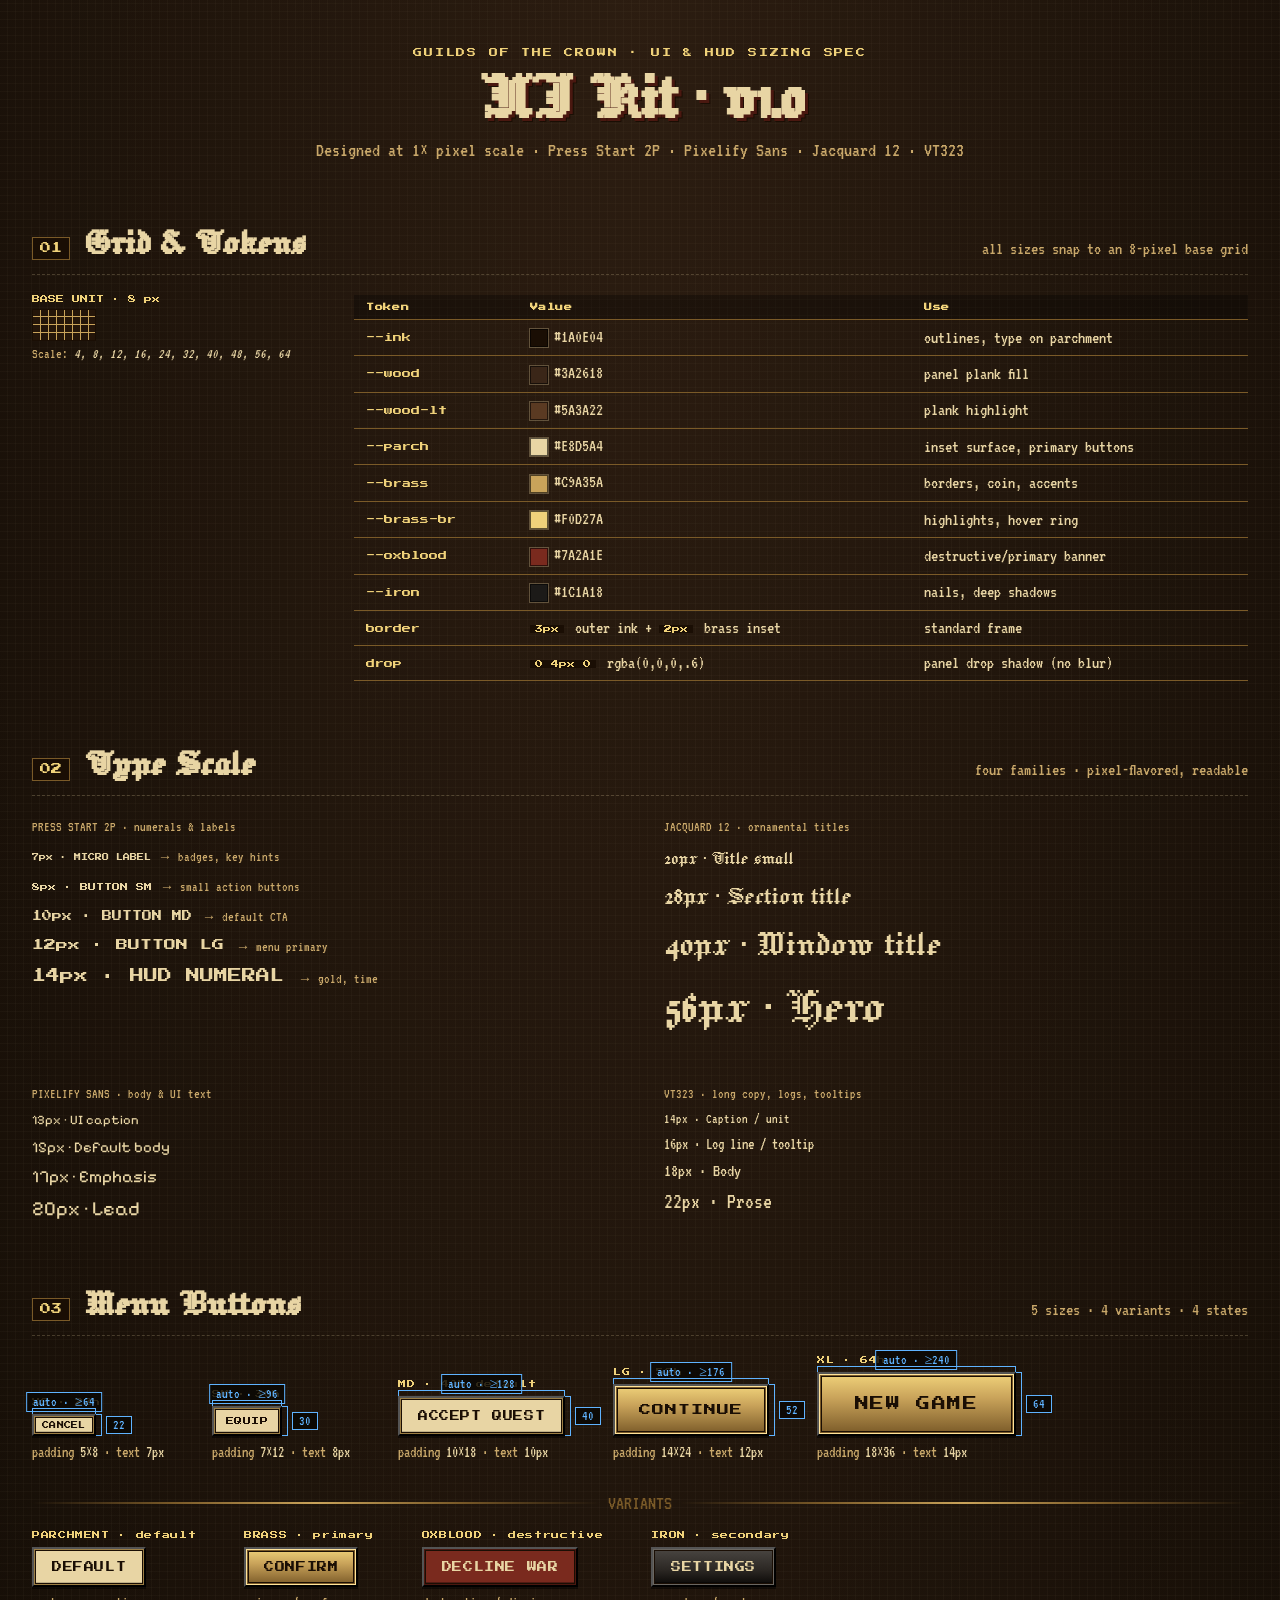
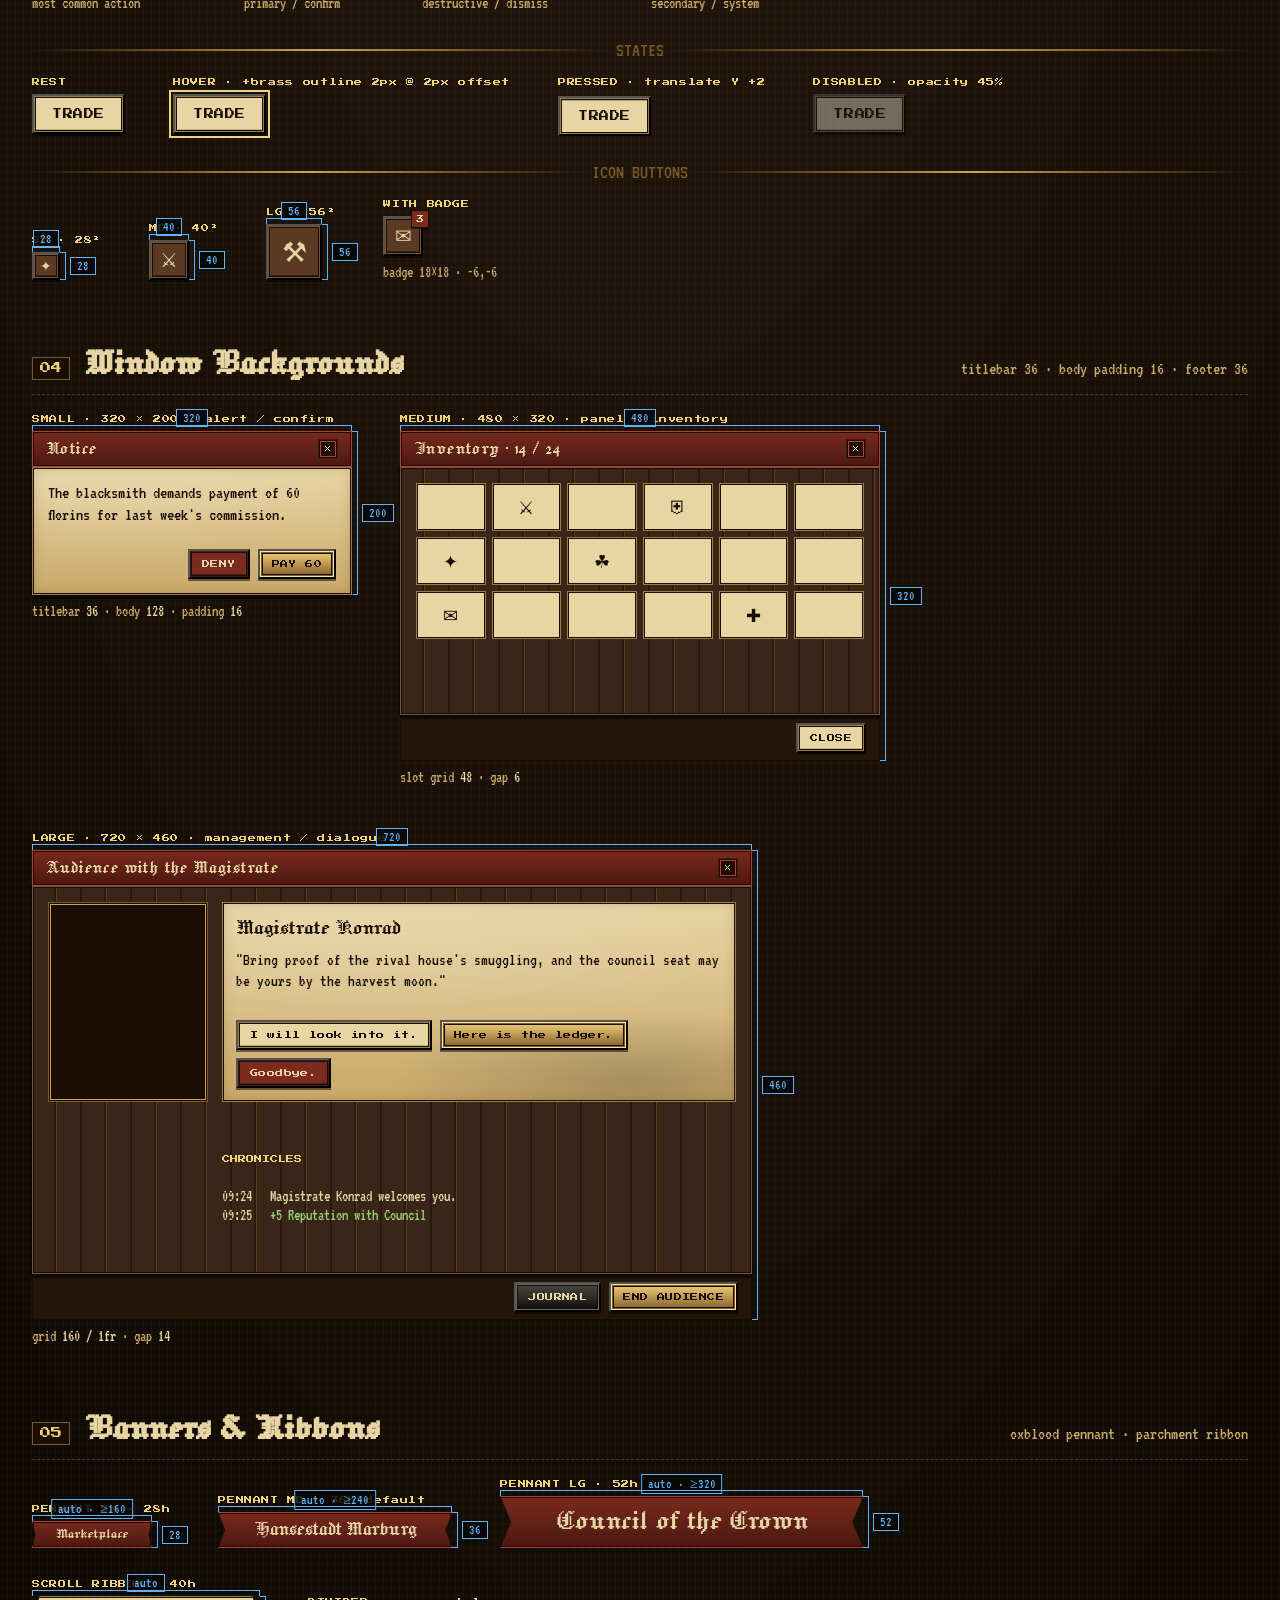
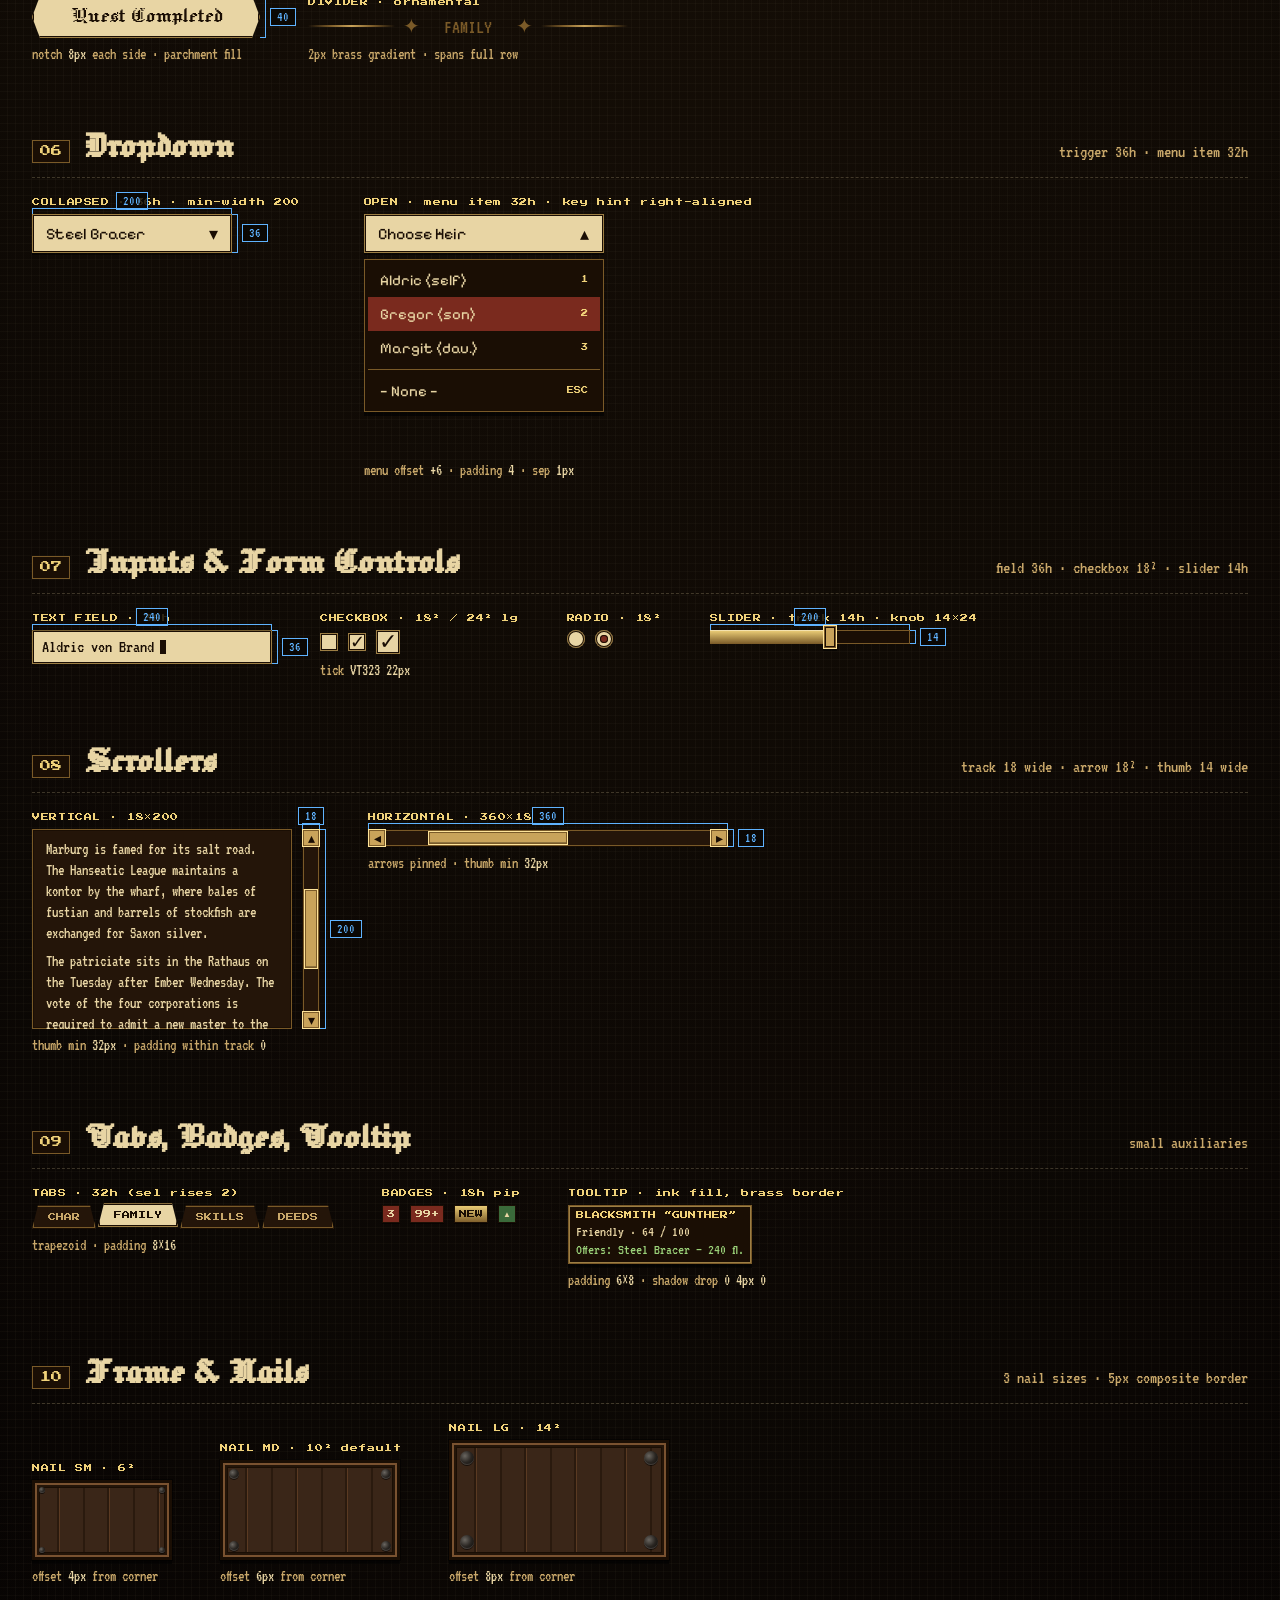
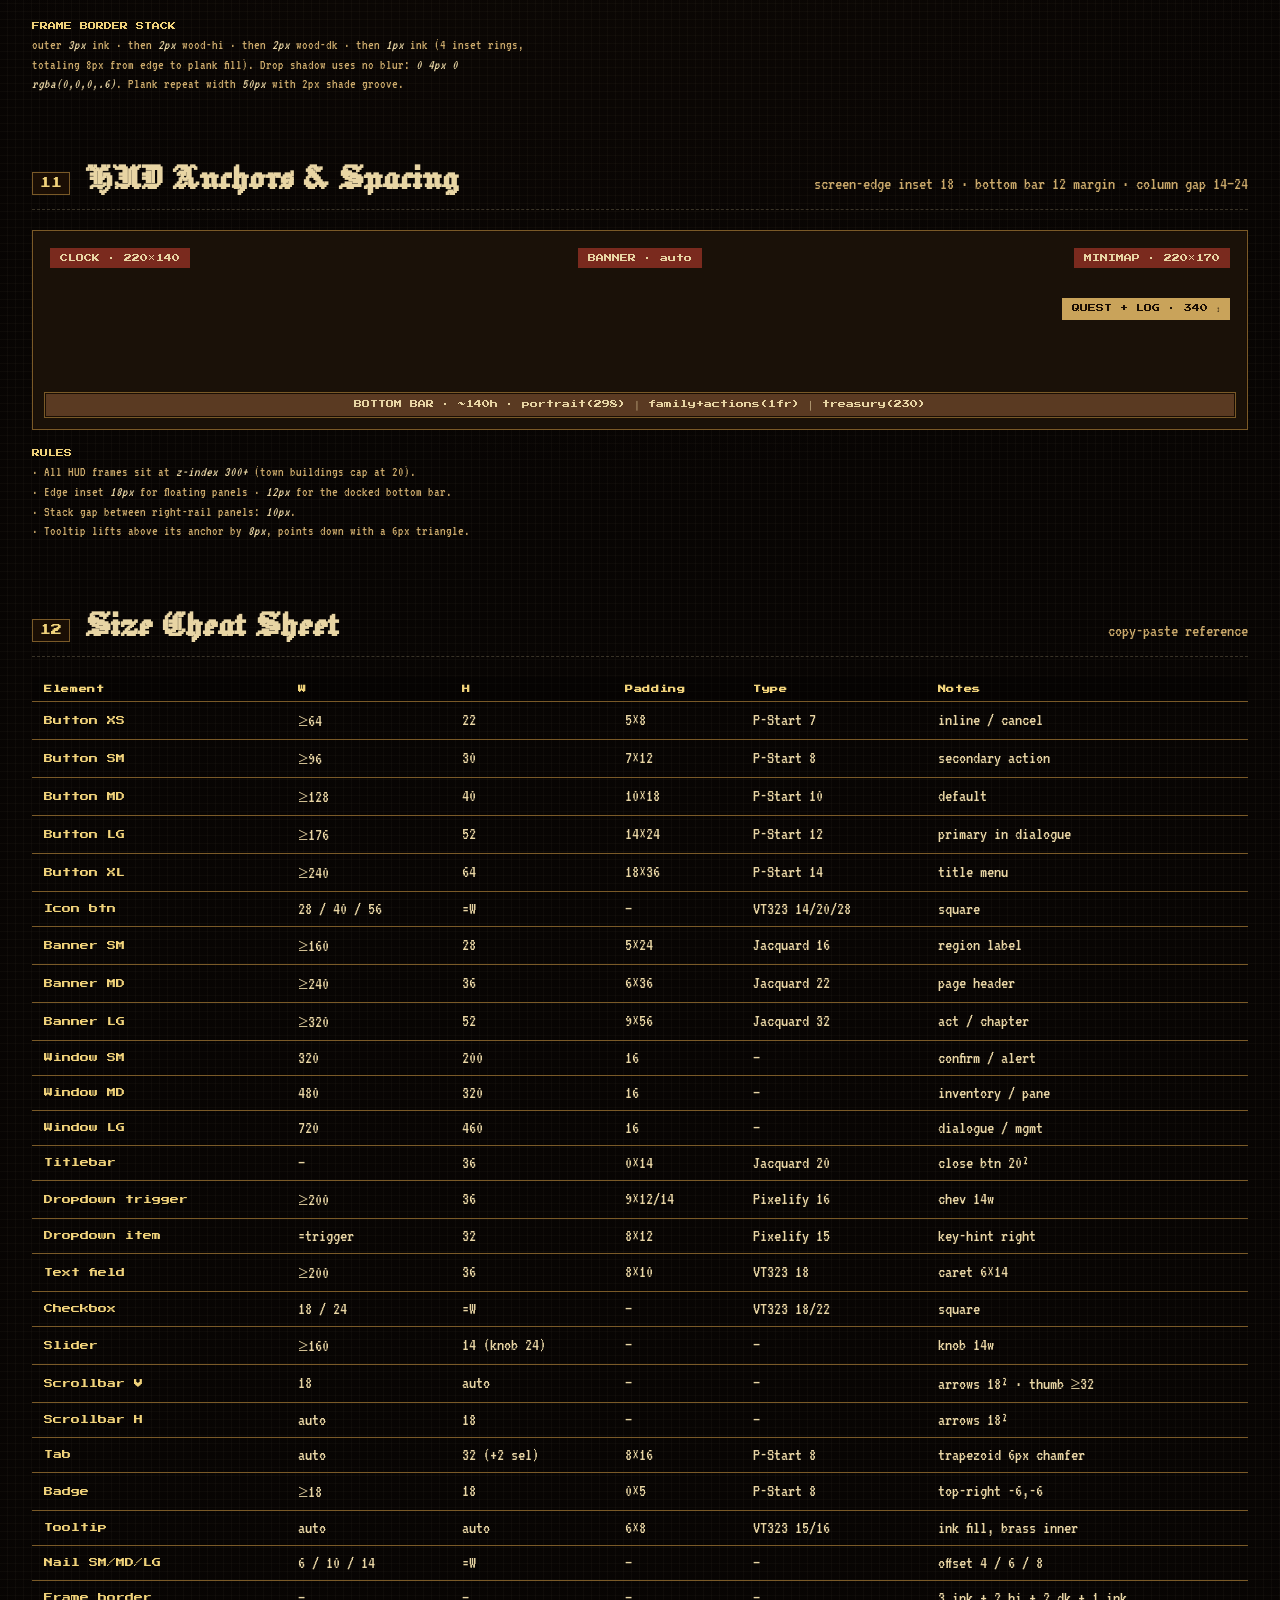
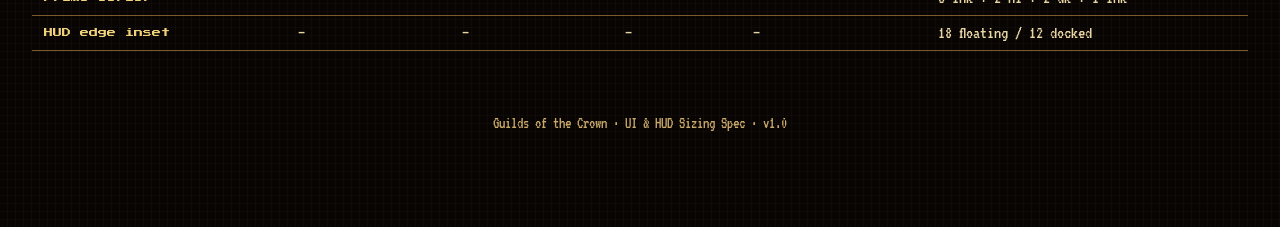
<file: design/guild_ui_kit.html>
<!DOCTYPE html>
<html>
<head>
  <meta charset="utf-8">
  <title>Guilds of the Crown — UI Kit &amp; Sizing Spec</title>
  <style>
    * { margin: 0; padding: 0; box-sizing: border-box; }
    body { background: #1a1108; display: flex; align-items: center; justify-content: center; min-height: 100vh; font-family: -apple-system, BlinkMacSystemFont, sans-serif; }
    #__bundler_loading { position: fixed; bottom: 20px; right: 20px; font: 13px/1.4 -apple-system, BlinkMacSystemFont, sans-serif; color: #666; background: #fff; padding: 8px 14px; border-radius: 8px; box-shadow: 0 1px 4px rgba(0,0,0,0.12); z-index: 10000; }
    #__bundler_thumbnail { position: fixed; inset: 0; width: 100%; height: 100%; display: flex; align-items: center; justify-content: center; background: #1a1108; z-index: 9999; }
    #__bundler_thumbnail svg { width: 100%; height: 100%; object-fit: contain; }
    #__bundler_placeholder { color: #999; font-size: 14px; }
  </style>
  <noscript>
    <style>#__bundler_loading { display: none; }</style>
    <div style="position:fixed;bottom:12px;left:12px;font:13px/1.4 -apple-system,BlinkMacSystemFont,sans-serif;color:#999;background:rgba(255,255,255,0.9);padding:6px 12px;border-radius:6px;box-shadow:0 1px 4px rgba(0,0,0,0.08);z-index:10000;">
      This page requires JavaScript to display.
    </div>
  </noscript>
</head>
<body>
  <div id="__bundler_thumbnail">
  <svg viewBox="0 0 1200 800" xmlns="http://www.w3.org/2000/svg">
    <rect width="1200" height="800" fill="#1a1108"></rect>
    <rect x="240" y="180" width="720" height="440" fill="#3a2618" stroke="#1a0e04" stroke-width="8"></rect>
    <rect x="252" y="192" width="696" height="416" fill="none" stroke="#7a5230" stroke-width="4"></rect>
    <circle cx="268" cy="208" r="10" fill="#1c1a18"></circle>
    <circle cx="932" cy="208" r="10" fill="#1c1a18"></circle>
    <circle cx="268" cy="592" r="10" fill="#1c1a18"></circle>
    <circle cx="932" cy="592" r="10" fill="#1c1a18"></circle>
    <rect x="320" y="280" width="560" height="64" fill="#7a2a1e" stroke="#1a0e04" stroke-width="6"></rect>
    <rect x="320" y="380" width="260" height="48" fill="#e8d5a4" stroke="#1a0e04" stroke-width="4"></rect>
    <rect x="600" y="380" width="280" height="48" fill="#c9a35a" stroke="#1a0e04" stroke-width="4"></rect>
    <rect x="320" y="460" width="560" height="14" fill="#1a0e04"></rect>
    <rect x="320" y="460" width="320" height="14" fill="#f0d27a"></rect>
    <text x="600" y="540" font-family="monospace" font-size="36" fill="#f0d27a" text-anchor="middle">UI KIT</text>
  </svg>
</div>
  <div id="__bundler_loading">Unpacking...</div>

  <script>
    
document.addEventListener('DOMContentLoaded', async function() {
  const loading = document.getElementById('__bundler_loading');
  function setStatus(msg) { if (loading) loading.textContent = msg; }

  // Error sink persists across replaceWith since it's on window, not the DOM.
  window.addEventListener('error', function(e) {
    var p = document.body || document.documentElement;
    var d = document.getElementById('__bundler_err') || p.appendChild(document.createElement('div'));
    d.id = '__bundler_err';
    d.style.cssText = 'position:fixed;bottom:12px;left:12px;right:12px;font:12px/1.4 ui-monospace,monospace;background:#2a1215;color:#ff8a80;padding:10px 14px;border-radius:8px;border:1px solid #5c2b2e;z-index:99999;white-space:pre-wrap;max-height:40vh;overflow:auto';
    d.textContent = (d.textContent ? d.textContent + String.fromCharCode(10) : '') +
      '[bundle] ' + (e.message || e.type) +
      (e.filename ? ' (' + e.filename.slice(0, 60) + ':' + e.lineno + ')' : '');
  }, true);

  try {
    const manifestEl = document.querySelector('script[type="__bundler/manifest"]');
    const templateEl = document.querySelector('script[type="__bundler/template"]');
    if (!manifestEl || !templateEl) {
      setStatus('Error: missing bundle data');
      console.error('[bundler] Missing script tags — manifestEl:', !!manifestEl, 'templateEl:', !!templateEl);
      return;
    }

    const manifest = JSON.parse(manifestEl.textContent);
    let template = JSON.parse(templateEl.textContent);

    const uuids = Object.keys(manifest);
    setStatus('Unpacking ' + uuids.length + ' assets...');

    const blobUrls = {};
    await Promise.all(uuids.map(async (uuid) => {
      const entry = manifest[uuid];
      try {
        const binaryStr = atob(entry.data);
        const bytes = new Uint8Array(binaryStr.length);
        for (let i = 0; i < binaryStr.length; i++) bytes[i] = binaryStr.charCodeAt(i);

        let finalBytes = bytes;
        if (entry.compressed) {
          if (typeof DecompressionStream !== 'undefined') {
            const ds = new DecompressionStream('gzip');
            const writer = ds.writable.getWriter();
            const reader = ds.readable.getReader();
            writer.write(bytes);
            writer.close();
            const chunks = [];
            let totalLen = 0;
            while (true) {
              const { done, value } = await reader.read();
              if (done) break;
              chunks.push(value);
              totalLen += value.length;
            }
            finalBytes = new Uint8Array(totalLen);
            let offset = 0;
            for (const chunk of chunks) { finalBytes.set(chunk, offset); offset += chunk.length; }
          } else {
            console.warn('DecompressionStream not available, asset ' + uuid + ' may not render');
          }
        }

        blobUrls[uuid] = URL.createObjectURL(new Blob([finalBytes], { type: entry.mime }));
      } catch (err) {
        console.error('Failed to decode asset ' + uuid + ':', err);
        blobUrls[uuid] = URL.createObjectURL(new Blob([], { type: entry.mime }));
      }
    }));

    const extResEl = document.querySelector('script[type="__bundler/ext_resources"]');
    const extResources = extResEl ? JSON.parse(extResEl.textContent) : [];
    const resourceMap = {};
    for (const entry of extResources) {
      if (blobUrls[entry.uuid]) resourceMap[entry.id] = blobUrls[entry.uuid];
    }

    setStatus('Rendering...');
    for (const uuid of uuids) template = template.split(uuid).join(blobUrls[uuid]);

    // Strip integrity + crossorigin — blob URLs from a file:// document inherit
    // a null origin, so crossorigin forces a CORS fetch that SRI then rejects.
    // The manifest bytes are ours; SRI protects against CDN compromise, not this.
    template = template.replace(/\s+integrity="[^"]*"/gi, '').replace(/\s+crossorigin="[^"]*"/gi, '');

    const resourceScript = '<script>window.__resources = ' +
      JSON.stringify(resourceMap).split('</' + 'script>').join('<\\/' + 'script>') +
      ';</' + 'script>';
    // Inject after <head> so the DOCTYPE stays first; prepending the script
    // would push the parser into quirks mode. DOMParser always emits a <head>
    // (synthesizing one if the source HTML omitted it) but may carry
    // attributes through, so match the full opening tag. slice() rather than
    // replace() keeps us clear of $-pattern substitution in resourceScript.
    const headOpen = template.match(/<head[^>]*>/i);
    if (headOpen) {
      const i = headOpen.index + headOpen[0].length;
      template = template.slice(0, i) + resourceScript + template.slice(i);
    }

    // Parse the template and swap the root element. Scripts inserted via
    // DOMParser/replaceWith are inert per spec — re-create each with
    // createElement so they execute, awaiting onload for src scripts to
    // preserve ordering (React before ReactDOM before Babel before text/babel).
    const doc = new DOMParser().parseFromString(template, 'text/html');
    document.documentElement.replaceWith(doc.documentElement);
    const dead = Array.from(document.scripts);
    for (const old of dead) {
      const s = document.createElement('script');
      for (const a of old.attributes) s.setAttribute(a.name, a.value);
      s.textContent = old.textContent;
      // text/babel scripts with a src: fetch and inline. transformScriptTags
      // does XHR against the src, but blob:null/ from a file:// origin is
      // silently dropped. Inlining makes it a plain inline babel script,
      // which transformScriptTags handles unconditionally.
      if ((s.type === 'text/babel' || s.type === 'text/jsx') && s.src) {
        const r = await fetch(s.src);
        s.textContent = await r.text();
        s.removeAttribute('src');
      }
      const p = s.src ? new Promise(function(r) { s.onload = s.onerror = r; }) : null;
      old.replaceWith(s);
      if (p) await p;
    }
    // Babel standalone auto-transforms type=text/babel on DOMContentLoaded,
    // which fired before we swapped the document. Trigger manually if present.
    if (window.Babel && typeof window.Babel.transformScriptTags === 'function') {
      window.Babel.transformScriptTags();
    }
  } catch (err) {
    setStatus('Error unpacking: ' + err.message);
    console.error('Bundle unpack error:', err);
  }
});

  </script>

  <script type="__bundler/manifest">
{"a0198c66-c1ee-4c37-907f-0ed2a2a3e239":{"mime":"font/woff2","compressed":false,"data":"d09GMgABAAAAAC3gABEAAAAAg3gAAC17AAEAAAAAAAAAAAAAAAAAAAAAAAAAAAAAGoEKG4YCHIJyBmAAghQIPgmcDBEICoHLPIG7XguBbAABNgIkA4NUBCAFhFAHgx0MgScbg3k145gJ6A6A+6BWjogi2DgQ88ANTbjjYeMAwvPPBqqq96VxjDbX/3ZASiUZCUPJlUwSDMWSlQ1GhVqX0auhHPBUUg9MUiU1kVRcmrjJuHVBzh3Ki7aC9/95XhyTC4ptrtcsztjmVdQPHOGFwnlI6nci0UmC0LPtbGtqvWM9Rsti+tA3cGAa5EFnkiCqtIMquyz+WNQxKMmiBbYNeyWTkxee579N/9c+54wCg0SMNAMebSrOTYhVNFbTyFDT+0RUPkUNFHEqU96E7CpwrQ3kEBMkMj8L9Xl4/th77vtVVrXQD7zmCssSnGGFwmzWWfgZa6yxYkVERKpRp05U9fEq1Nwam5upC4fwVkM06j/qUqBlUOGpv3iWXaCASzrqhVAqSkfDnGGttunJCW9D/9fW+smMr1sgZFaSdf3Iicha0RxNyXUN9nrggeneeMSMmEOk5mN7l2n7BOBc3gOXON8OSbipGRM16L90/fv/d+iNDKQ1oWTCaSNH72tNKJlwTmYGmXjGhHMNgPtMsVSOnGmCbC9VKXcXkQSYABDMonSfYlF+0Uhf0pnOy9J/03vkqGXOtA7NSHba95PsQIHcwx4ClCzTHesCZJu0TX9//FI1/LcBWCxAkBRJBaeyPLnUdZQjWGo0vQa2/0eYW27sIcNACSk4//+9WtJ7n6T1l7yb6G91YLocNAtYSmcBNGEBSHrvF7/39NW+NSP97ypN1zRLds6s3VW3lipNlbfa22GpqQ2WygJgcGtsCwtcuNADWGAAgMFgMYn/n87PVs+wDOUGqKnyt9yy2sybmRvP6FmfZH+S/wKCxnIh2ctUhbqcFD1w17VZLWeGODNWyJlgjOWmlpVfu99A+xhjoCjW9JExIsfelb9uXPBgAx7p9q9P38Ty3i8rIYg4J0E8EclCl+GsCblX7QrUEQ/WbTSCImD54/kAijSCRrBwEDw8hBgBQoo0QisdCF10IfTQi9BHjlBQIJRVEPoNEoaNENbZSNhsM2GrbYSLbtMIAriohnoVzyT4lE1T02tbRzPBlaM7KwIMQLOJAgR1+ezWis5Xy/[base64]/EKjq5YN+LYCX6UsnGOMKaZco0R7xmXSdkQTI2s/6iK1409P6ebJKrS6psUihxcTZALQN6kEi1m7LNjHfOaTqPTigxai6egQV6Q/orcPb9+sgHWR+hB2WXfero/0N70XyCcCajP/H/74D+r/oG8GyAoiuFkIJn1LyVpexVI/xlHBAy+Ky1zYQTzrnokgd5mFfwej7J9/mHKK21qzO6ks9mEwiN2m7SSeddctmDWVSlHV/5vn1ofgqaH2l+rPlxXNxrm+9tTjSf1LzclP9dxP9O/m/3/4PATYKdYN7DZzkifhDxN+O0vY454IyGk46bt2C/s3aZtdNBu+2xYsmyfU4QjjjkqMicOxaddtiqSy5azldT8wBV72E0GmottIdOy/o4zf2oH1qiJQqEz67rgc0bgu83aX/84bhRvaPiwxTps6MS8dYHGw4jGSqjCd8JSqeBAAZbkiiyMC1JlWjRJTWF8bkVT8CmzRZECDbLONp8ziMVHp2Bfj4W0o5j2u/OGkkpBsvc5J7pHNkECbK5F14jxDYtJBZpJYR3buKbdkIlgz5Ck0ygo3AWkjrmU1XhGHyapfF+NNXZwFR31KV94TQ14Q9+uq0t1M038B1lNVec4gixYeQ98nI4jvnwT0eGY6QlWgzwtAWmSDe7N3B5cAQjES6CDGCQ2Ppbe/[base64]/ax4x8zsCJnDsRW7rvNw2NS5Q5PLDSuMkTxuFkRRcrOMi29aeuVsDl7QbUVJclBTYjIbiymLmx6EpM/rGpa9g1UVJEBjWh22dIziX2mMOKW8Vo1vpw3A8R4h4Jk0RBCzs9YQs3cAb04csxwiy4DbpkokGwtwnU6TSACMdhYCwTEHx5llytb8r9Up75kUmVISO5JzYRAmlDIEA2yRIccMSBPTCgQC4rEhhJxBqSRMDSlu908coKK5HfRhMehFVZH4/334fWOO+/[base64]/malttJ1dupYVlUubtPb6wtUATApw+DMz/Elr2epWma7A59FE/[base64]/aHh/6Hp4+wstHeK/A7vHjXfx6F3/exdIeqUd4lE/g0T7hj8GOcXysdxwf5x3Hx3vH8Ql6hCf6BJ7kk/yTh15jn3AfP+2edxmlZ/Yl15M7CGzxDnflWRfXb2/aTUoEaTZJchS4635+DfJGSL0FMocdPX8p2NpEkSAgwMPF4OPikcTFJYGLxsVuS3uS9i+h77ZwEanKoEKb2EaFQban1gieVViMtiVMqWvUpwUk0Tq0FGhpUqqQQPN+gyCG6iy+pbJXhs3Bs4ECxGkFRzsk1cg5XEuVyFwtYgKIcoKUQQ9nMSY/ixDTuJ1gNGteQsLF2VlRcOUvO5puKimh4NiFZ4S28sJKhdECSx5S5IlgF/kmvF90z47o8lzFFB8J5rTYntYWkRW1QmWDLdEkvnssYKUJFLW9clbV/CDD3NOSXNAQuskdRTSb6YABJ4VAR53L/Hq/[base64]/1/FB8ZqTE8qvTRo0na9kWFliSOd2YWAo039rU3J5Ur12XxnSlo0cdg4ctbtn9nlJfo2vo/wo0vBhKQXc3ncM68/NOkwVNMsU3lzmPpTMcyoJsuKl52FTbjk6aIhXgGvyJMU90zN1sSRoqgRwBUpH6UEhCp19wDAbIoFiNW3EDACbyqZVOcuyGSnIFb2T1k9xj3ayyxkU9JL7dZ+GB67hZvWlc216zIk0JFgmgULr7/K22DUPxODiCt07Rtpg7Wlf4OXdDnhFu4wlyJ2ny+A0pXnQRUii/WpP8tDHqNFvDifIEjuHknqC1yJl4snlnmy02RJs6CWNpsiisAKt6+vG20FMdVK3jSoHa9Cvu5GBJAHOUOpitSAOLTfNQCb0UoBJDiR45hjqkIV7LsspKXu9QlgqgBK6IGd9RoPlW4qCFjBFbb9hCM4vmtZ1pHgfediXb4a6pKXtZWgpDWWOZlRRYdyAmGJVnwKkgP/VdhDv4Awqa1W0FmVVOLxBUZIc8A3iB3AUGQMgccA+K5T4RoEFTp3yvJqpfDMdUSS/KJkfgr0GHATh5Xe5hpFJpiIWJK2s40NFe5iBuN0kII2pJ0kz82mpOez6j9z2WgCsqTlA+g4URCBkcFEkwCx0WQBC6FyLufw4quxkhK3lVkYB4N3DzjsGiakpMyJFE7dEMwyijNopFkLeKKAgCKNSj09ruH/[base64]/euG3JGsMVnsIBYh4GyP/DOpVgyh2CeYY7HDrGWe0qSpeqmoVOHVdQE3m/mnyvuAFKtRIfxrWEO6sSZq+rqc77jRTxYyPFZmw+r95x9aOTAYhKtRiArQsNAC1Ax4CzIQwAFJCjA4xBRoHVAAGCAF8t/m3XwGAYM1Db/61ucVtax0j81rsrvdtwvegdzxTnWe3P877r+wMw827TGU+2wBaUDa+5WPagwx/vVRMaKjTqL8A/KtPdXNA+0ClnOOuRyJcLl0wgHzRs2/xbygcFSL6LZLqnn85ddAoLW4eFIlWiafDrT6NLAf5u+jk1vx0cGYqqyOqQQlqK2mtbjeEnozzPPzam3UQysA0jeYt+H6UeyIIV97mh5wB8VOdlrlyHX7cz53d/GAg3ecKSQMte39F27gh8dqxFc5Y1kmWKSQFNnjPAfhoLtioMzWW6ySK6I5eP1bGyJiMcI3MGq76OtS2kB7xwGxuEZMLxYKic1m0xpAZA00rYx+nvM8oHHd6nYDacjOsm1F9vcxuKGsDPT3tA8zIDYJO71ZjUtaPAoF3XhgR2mPku1VF9DD/9lXKYGm2/46SmgYo+zwwGDKmex+rJ+Be3zDmOCZ6gkuzqUxSF0XSlFpNV7uUoiyZ+3SXT0F0wtfMEBdNU/USk1zGF9JKKpu8Oh0JQdmcWeeAvmaxQZeIFiEU0+24ml5EQmh7ErUq5YKau8vNL71Cljslc2RrUDdFBpGnwDdHVgneTF0DT4a69yiyNruL0YBBHD6JUJt65aiO9D+ut8L79xVz89NkV/eutgUuMq7lgp3qskBFU2NdGmF2z8fLxHfjvPWjz5I580jMvS3bFUo+JTB77tqGfFpv5DRT7IcXq/uk5hTgLYsYBx5ETe0v3WZNHF3uGipQ/Y+ya0jcOy5Q1ifTgSYeqh3NH65LMNwQJQdKBqCVVt19wGP8OB1sgPwQgRAUxppKjUNtJKqk/Gujn0w/I147yJMqj5bPw6PmxSh2XuE1qFN+e1OQ92ewPfKXzNQx6qwXOn0/+vVy4Qc4/[base64]/[base64]/ypRmdMamLNEkM2W19bmOG+bDz8s8+13lJa0+20rujpsQTqnS8MQIEvVNcJ4GVmnT9xOxB38y42GCsvyKtdrX6vHCyV8dvgUNLRdB8MrYcMzaJvWMawc+qK9Z1fnG0c4ZZkzX1+qMa333SOMqVMZNu8ekvMn6HGYiNAMkogoiXJhujM+6LSym4/5GZh1xBvvT/GD5XbYL/oGumpX8Ji8ka304ymoi8xaev397M+91cNt3mlRzw+Zo9yq6lbTVL++axbMbyzj/Sl9WJgcAX5p9ldvm6paUbgc6tRJPC82Mkftl0XtAblZiDPawV+IpU4Y4duIkF8KbaA781NQwYK4uFP+T9FvjWfeDjv556/PTNwBZVlbejbNu2D3MsTkgL0bceEG6vTp4yuy2+fIoe2M6IHRq9mKzH0kmTp59Izsz2moat2LvbZXpf1qzAwP9T6Mhm/NFSvHDc2ADXtfTbgVfs7wpPtPW8eFPT1IinGIPnUpi5aec4fk00H7NPYTP1+bKN+yRtfXnEZg9xfYXaZW/t0O7WTZP5LBsD+NXxacsKqX2zaLcx4lEbHLXc1Zk3X1ROBOLX74EVngGYn3YfUFL9L0Xv/P+tJlkIApTAZyZ0Do/3HaA7kwk5dD//4brx79fpy7fZtK3ev6l/UtUkOi0OeUCKHbES8hAz5wnpHtFo5LeG1cxH6MnAupmV71e53fFmtxs/GOV/[base64]/7WUt8mzlVSFOWZoizjc2aa1pNpzU8vL/s2PKCyJjWvcD1JoCCB9FbqNxMt/YL47Y94z3Ss9EK2Nl47tE1kHDXWsfa/[base64]/znOaXjuT2yr2mx0pFVcV3V5MMqCqpWOmbeAihaMqCp5psxnax7TWz3PG2Ljc+aOXAaS8fQ3yKnD878T4/+4qa5iPVdMr+R9Y97a+crbO68cfllZg7oMiD+sgWtZD1G0gJOgRgRWFZXGkS0guWdtiEumEOFOyGhKUjf+RKitCeLYTfDde86KVByr+3ZyXKm4bpy1x/U4udCKIL79ISuYJER4JnQluFQ3rDKtYV33Tk75gmn647+g8yzdPKBycxOm07I2sE28O4uiVGVDPDvPyRcUnLK5obEwb85F9w6o8vWiesVPbokCDk0QIJcQZkAyw0L1xmpVBAURErJxRDFJzFZIw+EwFpHZ9XhmH8Yy/jmMbI/Y55b5NIDqgKqa6awpriyLDQBNuwoR3nX1GwPlITL4z7QqYczSW86/Jg8qLdI+QHok8bZ2pDMu/dJkvzLpy9PZVYk9hXfySpUvWqB40DMv5ZIr+SjxP7ovv9Y6V8KVXsKkGFosu4r8vRoCc0VhvuKUa098Je9EOmD+HK2jmWFyUe4PGu9t+89DQszyNPg1Fm5WRREEkB0OoO0ff57CbntvC7cu+tUlTzlp7ePu9neV/b+X4wXI9XaE9edv3eXmF04v9MC26s89nlYT4k5hMVKEoSLOyq8qCgIaXh3zaIvo4sD+hT51k1YNWnKsvkYAt2nV0pv9Qg860/jFB0ouze6jTo+kkev+W/pWpfStE1lYBCwKWDNY0rc2c0QRtWLDjsYWAr3B99mhn3PDnaUmS0Hzyfn9m4r+YrkXiQ/e7k1RI7INIZs4ko1E6MKXuUlP5H+2wvFM8ND6ij2Hoc9C75fvdPVl4L0VVGgBPA/AF2Qo2DenZ1ZcKwnYYwDdSvoVc9ZdgIUyCXsBylCvns7SjEDWlLmQ+Ibe3LvW+3ty+t0GuohCAtrkCcMUFMTMC+wc7PGO4DU4k2PfWy/ox3Np1q2rq5TIGdwIi9oHEPBPlYy+3n3seOGcvrwaHxL2vTV3xZ9CGP08c2Jt0q/SsKuqHtWAAxFJGbrBIKwqTCpYU8DpmXgcZ9WwSZka5G6g/sOQNj+1uMsWcuK61N9hWuFXlLN0z5vT2nojHn4IevWf0JiSZZF4RC4iWDRE3iChENEQjiDgDbg+WefsZx6ccroSy/YYaotiN/3v28HZfpzDJNaXqpRLYv9wtE7bWv9RuCIBHoDX3Kqc/vriTbonHWXCLwtfPMBhGk4BwaMFYUeXTc3p1B0FFacXXriapKf+whpfRUXeqpIlm/K9+VWdKA+lc1EBQcFPSy7TmzCEFmlJdmSEaoMSsOjDDN48S3E807bo/u+bKx5wvLSaGioDMeEtFALNj94n4Uk1tzK+FyS7dX2uPnD7/+STEVtpjse0bXePcrGbRL0zIqZdE1Y2/K3T6f9KNFH31KHjrtu4v7eYt7PGW4s0w52gqpPumrRZQqxmdnQp7q2lGVOYQt0x+L7TLdXgel2/HF035IQUxK3x+3bMghHeewQOFRsAhs5aL0y+4zptonHqljqI+JZsewNOEy3rBbl45NG7aPrOJ79OdyVMJPGx5KwWkDED88piypzk6qKh+H0kQ5RTrfhOuh89jj2kf4hrdGtD+ukK++3G/NsQi+FDoWmltixqRi4tCRWnGQamASsCLkGajR3cBd9yyfiOlbHpFyRIkk9ODxyRLy7EbK/Bypqj/[base64]/Jr9pe7V2Rqc2aKgsgcqEBp2aE/z6W1fCDOiLo2+hOBk6ThBVihqKWLgIusdqamJQ0/NFqi9N+3VOEh7v/bS5uh79+ka67rUvd6bLua+rohoyN591Pj5q/5PxtjNy8citUJXqAqtLgGUsiiZhMHRwOIe4+LjdWXeMWxzuG7ZHrJst7/Goo2ZEQBmIiB2w8KdcF3je+7B5Tcswbh0b2A4oaGHhXHodba2JItVk5r2o0oW0V91HwpvC+aCcdpwlZCLWJeuvoQdNm3ZsAr6MfV8ZYRtGDceGWDOw8wkVRikKsryJmfy0SAk4VK7wX/PiJo6HM+5yfvNvXW4ROLabO/zT8NghB6JYcRWRaPJRl+G4+1SIly+ErxeJXpkfMb3u4j/LzL6v7JCM3oicdIs2nagUhlQDhltp+yylRO1DXQ1GbYbUjBpeEOZXvtrzpLYjgBsATn0pye4WYw8ludAHU6KfuDUUTB5R34F9ukYYgkdgWN4QatS7XDE4rFZUMraNmCmccJ4iGoSUvJU3uM4P71Jfdj9TE85/[base64]/[base64]/I0m/aFvfN716cXKCiMljI4ldpgCrRxghbuI8Imv1y8KPHVOF19AUyHc3Ogut5mWsoA0o7BMvZ7X7YguoRSchtwuTemQdj9uPSwZjHIlHEaTtYR/MIUr0HG1ffBXUlcV4W6viYZ8hAuSDr1shup7+VO0NSxx9155qH2ufnW7AM00HsU5899fXEZtsn9VaNKzYfMq8Pci01l9CpjMNHVOYz6JzhVpk6meztbXCH/vYGhemy+7P9SW9htidlmxmsc5eW1ozaCUNmywf5g10mlmZjLNPYEsKphEdBwUnLqaXoRstZl8NIly//53VvZ1239S56cm27mYv+X8Ly/yJk0mn72DcO0SKXI9xMZdLkqVQ4R+mkLqE0Y3moGI4jYcVCTdcmTaCC7qQ0C0Wp7Zw41lEHmGWnK5BqhRC84Lsw2tDXKQttSo8sGGdPIpHcUTSzdNI3w/jqYVXb2xFLvXat6fEkWCrxLHzU8pCaVcm0UgKlw0wKugfN5e8GwZ7eRDWfjIlL9rt+S8wrl6f7t5DT6o3KgIceqTy8Ew11HNoeTmNLiPKO+t885p3PfJtjWfT62bP9WPscdBowsRi1tbYFYz2Nj5y60mmrJ13L0+7gQn/Gv9uyt7Es2+LmzBDRfRMnC7pAluzvIwR24qYiSTaJ0gC/sHLl8nQSTjhbxudIrcPFwC4dqgoQo0KAsqM1okLBZJP7t/5gP2U8MLYAyaK5I3vKLxERvpE/Sm4NcJQ7OC44huRDCy9GD+3U4YxTujgl+wdqS8pg/5eDie3t9uxD7oEkEpvwQU54HCGUSqXl1IXmU50bV9s2NCj4jieGgvrCOUD3lKcOZz4K1aNjDa0xYhaRcVYGVAjSolmV8/fJuZgp1EMXXA0XuwxZiVt6GXofIyapO5vajjp0p4uU+Ol5CPoyLFvKHQHiQQ7Tij8sPIs5DWmjkSfhps03uptiUnu72EnDB2pfOE61In6ZULh2Efq/Ny01kR4WwpCDwWNMpxQrjGOr8ck7buM9nMl8sHHUzlzU6bg1S8PhPmMt6YleRyG5JQtNZ8RrNEOk4y66qHWodHvm6isWOGVuCamSUbIGyETSMuJKU4hTu+Bq7nFDGnYEDYetZrf+cM/L6jV6B42gh9cIaQR3jcCp64m59s2BnO+mPclOusCwh5F2VDMVmWOp/[base64]/eKT5SNs8tbzbM0eajdmZswltjP934fJHzUQYD3bDV1+t2ra/JRR5LxlPucLznCP00dzilrh0u9rjW9+7EjAYKKeCaO4zVGkMieX9ZONgVILqjiIrvgzPCb6GQkBT9EDBw0QDlRHgKADjRK7Pr7dPuNGkkggfB2gYgv5KL/M78828wQMxX0jGNM1Bjqi0eEgopKJsKPZz/wz04yFmN/RO5sU7TlaLT9hFyiUImq0h3FXD5EqGi/lEqMeow1NgS3Otk870u8/QGEAnf6NmI6djLJqbtPMiOxKaKLIXQ1sHgmYPSTp9jf8QysdM1RMpnycQmvKHml9zM7XY/B1IRqiHWG5yEGjRx12AlcIsFU1rDHSUrvnziPR5c6x3LITRdYGrEWLfRG7MeFkOJMDrhusArJ1G9YYmFJr7hV462jSHnEOoaYP6iex+yecqcDX3gRN2prraBSjsQZzKrupvhJIxA2kRxutKBgj4fOXzTdnXBrQ4SIv2yBRFODUDEV7ha/n5c+j/pizyRHKDNaqcFFYFYkFRKkNl/S8aX3bkw0zf1jwjXjZ0bwxerpn33CE2Cj+jG6EPufHeEvhUextWPbIKtXDeuEirnoRfxVsbLAvv9tvM9+hMxxfARpQEZ04OMdi8j/Pc4iqWTU4znif+f8y9OqASpI0G2Qv6KckV7hJQIXEeO84QElEGU10IRQ3HcSWmHeMwEMCkYviXpOR2vDzlnPf/qQZrPi13WMObhegk07dtnPia/bG2W1uMfS884vo761N+jHwtRSIRCAB9RvlC/ulCAqQtziUE3XnNPnbCb644NcZ2PoaEG4t5E1sO+TDvfMd5wvS8r2zkKxWU/ODY+24La9sz1F/49+r6dJZy3tAnFcPjbw/8JAgEk3tChO8yIqjDY8XEBmOIfqr5Pv9SE8AzO60i7jILGtw2nSvCPocRDkD5whswYBxkvuXboz1foUqkP9xj/[base64]/xIBRyBLf7xCW+gdBB3eD+NMJhnHE+rd5tZKoaCvtOQqjibJtcRRbwLnTMdasyFjaQ6lo3r102BLxXMqdZ8cT7UVZUb64KDfKC47D0byAc64iDs5srz4dd9E9cR8BlatIGvIq/RDKaHW0A/RdJDEtUSeuDEnfJKOu+KT9oz3xOiTteulGXzKOmzk6EDeMFtttieaXcmi1nNaIXRyptrzdFrVTCp7uE5MzsJZnZ6W9vfWAfL6d+90x3+6ZDCEEu5WsF44mceyQOS6CLdl/220QgQiElZrlhKEUtF/ZFGchi8wKlsXRrIB1riAW1myvPjf4wiqxHwGnOfgaU2BzOaK6zLSRqiVYx26k0eXfm3Ms7UNjjEaaRLtGKSUDVayMmu3VxwMvFNo8AmblxmWnMHLt7YMSVEQbo48+e+Foc+hmZNzV/O8b5Va93KuS9+tazvWS71zZBkSFgBFMl2glWlxPiToisylYReQvLZueSQIIj17+u/Lus43av5s0vwX44ate9l+An7z2IRP436h9ReMFGwXMKHdoC7eH4P8vqDT27O0XczdlqWV2+9M38Dnj8o28NK5btcdwbbnAOdfiHMMaUnG2XB6vaf6w3GhXh+Ii8pqoperHUIfRPSeDDqrKqT9qL20A021ONZbxnlzJyXJYoxOvyawFSaTmkG/IwJ80ZWUrP/QDGCyB9p09hwc4WvYenAx4v+eQTi1lrPs7Tz0otXqc/E8uqzRiPOADsn73qdAu2U8VgQSfarb7zqeGsrd9arHoxKc2RZvVeVDWQcMd1f2G27Zby6+XdSuuWS38WqBwxUVLDX5b+Ejvfktkr/PZm+7O7i3Ld53MDpsP8siTV4AfMfmttLwoyMNodsSoKqy3Q6ieXXU+xe+I23BRtRCqusfgWyvfqLtvMWyT5dO/[base64]/wRz5AKKeP8ya4YosjrnjiS0zikpBAkpJiKj9xfKu513jD9M6jrWxzc/nu/TBKqt7P7+gB6cen62acrq7UzX8Y1xq9QdyHTmsK0D87rs9+hDzEgxuy3f2w75svzO9nkacdf5b7KzV5/ONMvmaFgZkNb2lX/EVnl+26k78fO3jsAq+TetsfNEy/FOMJc/usPx3DYZlU+25cFkVMH6h3VmCLO/cRiKEvX9q+gB7t6rzFlmDgW5qPfYd56jtVs/jNWs4zvQIAAAA="},"a5bfc614-5fc7-41ba-aa38-d3df1d81c232":{"mime":"font/woff2","compressed":false,"data":"[base64]/C4IWWXt7JhuO/Dgia8XeU+y1z0/fbLd54MWHC8P06OAvRfeaF4Ysj9GYeCYX4vm6f6tz+0GfVkB7l8FWWGXSKuZMdnYkJe29n9QOGOEhp30+r2WtVqvmUuVt/rUMvzG7Q5UZHWqohQeHBcFQFAt1JVBTKDDKhg0BevCTjvLE2qB0VNRXtHFXjfyc/9WlX7J8CC6QHEU+kI7xBwgO97bLmG6L+9q3B/4/1adNv1tttTP2BqACi9AyOsRcLf6EEsYmRd2OHEzKFinqEXPpJdXWUDRS0f0G8gnKCgHOWS5USJkH9CBsldu9uv7fmRFYZJJkGZfuJyzKFM1uSr/O4XF9T5+zQd/U9qQnyZZlx0lIAp+9yhJafhf2dEqG6Rnv9X82rdL67fGzNCgtUEYQOch29yi+IKMkkaqqf7urutRjtbBb9tmyV+/GMsqD8oHbku2WvAB4QCAvahaIDxAjSjG+yyi7N+GFF244E2TZxsHFyUFVy9npub2P7qXCyk9khcKFpCmExCEFQuHLvumC17lS+prLMUZtap9iy1ha32efc4oxhgABIuW8LsNZk+ZEBFhYwYOV9nb/vjECOIjf/[base64]/gG0b+oNsB5AfgCRUBRLQDM9vRQfNTDl3vrjioaNUCKIJ48yujGUaezhrqjQ6UC4AFJfspy+DPsDMBwiCMCi39Hv6Tf0m/p+vUyXH8IRYvtCCplCLBdIlSEUUrj7seSdyA+gN4JvWOxK0CBc+44Cu/cQOd+l5/KHZ/2Lm9UwRn3tSWV88IEPlgPpG9sS7gko7QYIYHAFiSYP44JUixVb0NAYXhmpNExbTCJCcImm0CU5i6R4NgFDItySVhySnU0aSikGR3v0yOamNpE0mT7isynimiRJCpYTwpkfaWMReraETTEU0+hNrJBYer+7a/gQfD8jc3402ekwdgYdera9pSH15KcfMsm83YFnJm859km289H2vSLRYBwyu0FHMZFWFmU5eZ+EMeq3+RoSMAMWXCACudYkzdxMdUAbl0qGcEC48IRDb1rYY7T2vfL7YbyPwVJ2PfcmLFSHUUmUqjY/iD6KtFCcFjQ1OiCTcQh68cjTKxx9whnbKsmsoCfoMUPUSPIuHPpQpy3jBP0eF8cWgzTzts/dR9S8dolKZVOSOcc+HJn5iXpRq+D41BvTnDto0RUV9Gr6MWuARpv4JvuFExCm3SLpYkyyzNGbH7l+Dc5VERzcM1gAp8hx0J5OaG+uLqAbfwSw497a/CFBfz5ZIaw8UcIOkMmAxmoRMQx5Er7EZYLcuOOw5WhImdWe6LiER+nlZilAzR2JULeu6SocAmP7yFsjrL61dquoTpRucyUeLBjTowqAUdwZJ746Ipwy1gYXMpY0EncYC81NwD2DZS0i4xhQz8B4PyI3JaF3z3xiq7Y+Z3gtk4JJPHzsd0/PvcYedSQPm9IJEnjek0irSOaOcaWOjVDpUvQCsa1ILAEacipSECvJpKvf+OSDsbyVwdhiGSNC4wm7TVZGsccYxbk5YlZPJLebAJKiTYKEYUMIuT5iaT31F+j2mWdCOHQYEY5hQTJzCHcfPxKIQxKmzslAUjeNZJ5SPsU/ymy8oKUTpJXvAWmzjFFnqd5Kg7VGG022mu1psa/VwSn3U7lIwl96ZrtnXlCSPJdMH751n9KKX4uF0onfP+P5lBtV3j5I5jfncf3hJTacDTgCziYcCceBk4GThZODk4ffizmv8lYl5orAjzO0LBGtyNK5KIrK/bUpa5Yylt4WrGigh5QWJS7J671+M2EkIFV+KqaIZ1t3y7mVfDJJetu/v/dV1YJUt+FQXeML/76GnlovsU3skihGtTuLYP2Hj6qtdVlKdZL2+D3S1KjQ8yJHQB8LH6WWLtt+wfaA9SR8fNDWHZ0oWBKlcwmiZF65Xb/tSjcS4fum9t4M4Zo2IelUvmA3d8FyP4ReJpdY72tOIZgyiNmoLgpQ1e2TY+ilUKKW6BEO4oKzytJ2fOyvGJ/n5h9z5j/fu3pbDiBqActJN/imOGtFqHl8afokDMNQaGIcjnvYimmACPVuTmA+CkpaOdKNS0YwgN1lywkg1akG7ISsTeFFiMmbNmWkie2SObZo0jRSvZ7OIixpwb4gJri06axzUrV7dA0cBox6ukSnpqlMDA2YS1zuGO525UtUYg2eBdgp1q/XI1HD9hsMj2VNzespEyLzgyM+CYyaCP/nzOk4RnpknAuUUsaSa/6A/shcqEelZSqTlJIcffLiJ+Zs6SlC3bC3GHN2s2mrt3L2spqjUtpprNsDptCDJcuabDtgqdRy5M9FhsY8APS+qaBCKUsklTt5CjDpBi50Zv9H9LRMPaPV7A0rWTK2atJW2ZLdfuhm0ph7KDZJW9nrPhmBgH0rPfuTDZR5TzKLDTXzz8/Btod5ApJKui0weJSzs0KOB8DaFh1Bt8bzLHmSX617KX/TmiktiQ1Uuw5aLWprBNpZdu2F1LjDSOrYCHSyvHdOvAIqLF2SqGsr0C2Juncg9Eiinq1AryS73o2pch+q3Jcq96Nq119T6wGj1sBGYJBlP3jnqPSQKdfQVmBYEg3vQBiRRCNbgVFJXqMTE4UX434MOrA0xFjKduOO/aQof45PTCLUhCxpYhZNOlJUm8lRxJQo2k2lec605VzTs2hGFs08UlyVWVHM7ChmThQzd0mal0Xzs2wXUFnCwihhUZSwOEpYsiQtzaJlWbzM0PLEc/bnt5NoCjhnUPkNdxFrwrqqy2gZeEaLbJ08ZLcopgTR9dtCTlz5FvHv5TUTmP/A/g96HDFwXcaxOBwbFAKNYoNHobAoUhSSldJJ+Z7G/[base64]/[base64]/XGAEL7OtZlWTxqn2gmAWarDZuNwgi2VM5QGp1ZoW8imR6W5W1gDRUx01qkHMREgFpioFAuEG5+CKkDJQTVLYNfsmVgP9NIn+sxa1ZSJ36PFpHYwMQSk9b6LMpDypUAjpXgJwKqMgjM81tKV+ujFJQRMqOGKFFVKhqvCNytRk1aBCyRJmaKCrkbfikm6/ZmhX495vnnLL61GTlLBEQiDcLXBUWzMnKZKGG6jdo4mnlytaBrA6JcMGAtcYZaAWig6CUP+m32CliMHVige19mKphtoEDgYrZUc/o34hCpG2XJHhSBh19gFY8qpcmIiRtBKZqLXqyvYVKa/TiYA0y2gFZcsXVcdIAISI/HONoByqZl1+ligW7U6z7r2/ghhcbUMJ+j1Y1sn+mt54pQUT23wAR5V11P1M6u+UbSzf8RRMlLgJzhZqVTaQX6Dil199PpTmoYmg2oD6hDodIAKBId3Spgc8+pCIcx3EoV5//AuygRAUGySrK8VIUCsBhhmwTi8byPA8JQYQPcwm5TTB2RsPFBBfIVnafVvWTTcqss+yZQSmRkjAGtVTtUoCgl1/r6GdnebDtCgmiNOyQ5cJbOZeRu0WPSZGc8Ng7kUCte7HFwVHw5TxDCdgYQnvYESysfzg246xRmKaJqNb+g3fYTiMGQH9pI29VlzA+KKGCZMnvnY/rfQTZUMe2PApfyYPgSdt5NjwsbLibxs5p/fU080VwqERE6CDQhnoVQVPAWbnW2YApIQoHtECwz7p2IdB03O+3w65/xMACHaccvdU7va+XXtiUt9j6ETbSXbS4EmcKVDj1+H/[base64]/EcUqFJx0A1GScMAdGvNZAuvC+tRNLfCo2HYzxrP1qcRUKfV7OEmmEeORp5rfEqjOeJ+e8w9gUZDzwY00qa1TmfXIt6YUVI3zKpSZJ7dHxM2eZmrtrunRLQooDJmZQ2ryAO/53bkFKjl5D7kl1t/I5s5AQtjPpMnoSzZ8mUIQgX46vQ98OLcU5PIuMSUTs8kbL4zP1F5wWiNWv+KWhPk53aJ5eJMffiIagQIA0vL1ZkqHh2gEUkFBpb8toX4rSxjFGWdls07EBs7Ic9pi/VtNx5Zxz4opKhRzWrpcYLthWuy0oFeoYgevmPR0EeLV1k9i7b0Aw708idVDAbikwBQ3xOtDSnyqw6Wk/edFCLnyHBHRlg1WlsEnhuNqQHTY+X8Qxx/plFllMZItIhGF3MfjH8zsjWD4khnUXiZT2lplrBpTVDWZPvw0FBfsJbdcfYSw5cYTBiDzLouff21Cf/e5JNunXrqtKDyMfDUQlTE1NjH8hXrPkta6fAwIbGkbMRMlemCF3pD+poGIZvCkCJtn8YyX5NsWgEnl0FQcaabZyjIPDOF23MzUKUuKKtJLukj8V7mrUPBiXEYKiCojCfq+3kYxC5JXdJ5WhpJTGKWTSorXlK0WaAS2c/aTr/zu+1ML4pSeGGa1w/RWt0bo8Za8VJg5MO9Lix5ZK+mBuj0cXyPvSciNoOP0vv+YWbnWZh4eV/[base64]/x1IxHomHOTqKsiQPC89wZYOhLTmK6OspJYQ0wBuiRjBuCn+mDg1+KEhclWt9OaxeMBSSGRdZx2C8v/RZaSBN1zB2KgK3nngfOYajrMoUUeyqtIZDVzKVhNbwEtueS4wGJcKK8eQ+CH/Tl6UCN94xvve7Oe4yF20sDXnpgJnV1FkWFzoSZY+MbM7u0VcsXZ51e9ZIuXkE/vBujZLqfwkGH/5vNEkrCFACayb0HvfLq0B/+Jg8+j/+MgX+SwV9/T82XadvP813s4ZEr8VOHpFST0wJZUyFfUx6QKw08g3DVi177KmC7VJtPN3k5Y5Xc7ny2a78b8+tAr5T4jRIqY4tSqVnR87jQTuWJ48rd1zfKHTZvdr/sXp+dHiwv7e7s/291+20W25rc2N9QK/bWWo1q41qo16rlEvlb67evslmnBdXeWZjJKH84v8zvstPZ37zHzAYBQF+PqIBhARGATlBXJdkijc7zYjVVCqmg3WbVq4K8gvq4DU/sT7Muh8XCvCYwv796mt1XODFfpwNvnZU/NNNptTPYXXmWOuOgHPpuWOet4NpK09+dPp9iFdpm9tXtFi6DNGUJmoOpl9N180BQPdu6i8vzjucnpggX5VUIz7Ew/FL3yZc/ze/IlaspnjEUxPJbfhp/ioRFAoJggGkR8lNRXYMdqed0MyjYXrYLvOmir9fhhWrOlT8xPZh7/spRNbwce708f3u5dd73u56O/hCVPK946L0L86eBc75I8f79NyzLJeD+VKe/D64fh+vKOty93pTp72/61v3ulJSxBp9DX7/9+h5q3BauR0bld6JoO5CzdRNN+wkrWr20lmhMrajarmhg3HqRqZbcd6mmZUiADyEJMT0zKmqeFDE8mTalmPHsuTlJaF2feYO9FirpOr07huSEVUtFVOGNu2EYFtneajJFOxW05071jtet/XKa5lcOOT6NqQnzoejI4TybCtq26eYnFW3P7He8u0VsAuvSPtx8Uy0rVEUQH2iRSNk8wZSgnYCMMIaJqo1CRkEk/TYxqZl1Cc4GiB03oSdn1bE7iixvhfPz5x3DlLhDednEb5nkD/F87EWexFFH9/OEHlLoifBO2JXx53kinVqaj50FO6Y55DPE/1HMi3zxmvjF6ukzpG2U2hiVKpJ6ZlWDMv6J8Y1ry9XXhwrwFf/gjMvLjovjFRmb5Ag5F4DGXEBZAZYaVk5T51QQEkRU84oxiTYRVRV+rCWtE7PkXGc/rRjmvLktl82F5tMckRlpTpLrKns7jDQRtMyQzctX8hge4SJ90y3lSo3VSfhXbudfcLNP458hvs6bSZTfHl1LafnfTx2PUVYiyjUfyKuc/0ig8XTo/2NHz+Ti8Rt1cPts8iCkyr1tSCr6GS8beteoWesjK64xU5o7tacbI9k+jhuTDKHy1vFE1752NfsnveDfB5vEwZ7FZAVzkkBkOi2GYZyDJRib/n9Muh79bWaL/nJ3+NTb/6ffP/fx/MfPLvyetNveLOLbl96JeBFVD1e3MQZdp/IonAkmLCv3U4GrQm1/JsGKTSJySOG3AemGrEech1ishsJ9BdULi8U2vKBZxGKXrj+jWaRLl/[base64]/BGaG3WAtBWpyRtGCGlBkBtwvc+JKdh9uveLrPg2y+Eb5Nr9quaU8qYDeoxLFA3h4MKSdZri+mzn3alR1Bnfb3xPRpH0AfyzR/1hHpTukvZNCPXc8EkKJNXKW1UBBnFU9aKNNYeD/QdLusgqqJzjQadtqXF9sfqSpznAKlMdm84vlV2M4b5/KGC2tRrBr4+KzNS2JNsrGEQuJJCpnazAUiVUQgiBsAzACGW4YFp3WYToNzHcwAWdebcN7/tB3X+RiZ5zy/EGmXT/UW0QQdGv2GKEhEesOQSx7Ku3dkOqy8qU4chMYHRoOIUrCHRkw1Je7VtroLIkbpkNXLD9R1/lMk5/yEWhYSobZ9RZ5LDWlA/aUEooKdDAbZDewUIciC8qQZcyXUVBRHJpiXaebjRMsNL49hPjm4TF8NsIWspcOERJSHBUc/u89lPwV/L3C55uvL6+Hbmz7fFbM1djbvBX0b/BdS6Na2Ywo5u88Ocw3dzePJ9ii3vU0oQK9Df2K/Le1+wc492y8HT1Gqrw61SFIl51xl6SxjRxSzjZb5T+feMscdIHK7vrvHMyJkD9v98ZeAPNKuQYsioGAcmNq76Kc8FMxNyNzTpNjsA+0N49rGk/GK/bb2zHTB7jFmPOH2bXK9un/9Y41ScEgAUkM5rT466noyTr6ZyU3m20k8/0axy3WP4xueHYvGoqL98Kk+maONwQmdrOaaVDCrlDl2pDYcpRoZCVgT8g5o0F/BnxMuXyX7YXl8DzS03mNuOD1RQh4DUpZnT10/87OS9Xb/E9s9319Sa19/yjZmFYkixReadiw7MQy5HrjMtZCQJ5lPuhlHM408YC6rFXQ1xMZfi4VTAmaQNO1B2mabYXccppmWxZDOupPWYcZUp7H+FFW66Kq8G0MqkvpCAWmMiXEwaD9wnkpBGXVF+uwoK85bmU8NbgiElKwJh2MH6HUr1qw9CVJctYAUIbFOKvsLGDsZz5auRV86z/uOyjo3ImwlnNSDOqrcTGUitTNQf7BoOruHq9vBimpC7Sp9EoKXzrNB1igaKQrgrWxuSG1DHHtqL5G6e9udlWmzd29KU2S79+dvv77P/esECSY3AieYEvwnTcg+4/9kTP2yfobECF2jslqdBOCkdYyE0dPIRAOmNaRzZLlhvCzxPHJ5JMvl+rdCNJZWAiBIBINTIbcbz59CLzr68oadMK39G7BJWDxdQXTY0WhtSFZmbW67T+axNP1Z98EGYxkLldcVFzH5hI3zzUnYY9u5lqlgmPLAIxNcxunCPSMsZVwYSfMLbA4l05RpvBVNJD6Y/BS+a0RNHU7hHCv4v3vr8HpZrhnt268EIwP1CCYD2xwarTUKmbzZnk4Il5sh5dVipo2PeCMS/D/B8D9lJc3UE8ShWbRlUEUZqBzYaDtml5Gcpm1gyi3YTlNgaHiDMl5yXbQkpg5CDlHb0JeeNM0i+UNDHNDh9OgHzrqI7LorPwOHuBhiCZ0Cx/ACrYraySkWj42QFFlbCs0YJxoPSppkmBZX3h2gPn2JurGR55nHHzhvi68mtU/7MdBCCIXoHRFSqc4HwdUEY5w1lEbRx9o4PC2SPHM//zoVih3O+8Ky5y3o4BGTcSeOxC+N8AQx5gfl5pAGWDj/xI6tMZ/D6Y8fmBe6W1E6EpQU1A2coGBDTBsxOA0kqk0fIF1Q5qm0jsDEuLeSiQulSXKdX7BpZzKiDQ+ModOcPc/ec1cBSjFSTohGLlE8Lfnktfo8sWAY8ZhtU3HW7p/363IXqq0VBRFqKOItmoILPLMbkBBL9UxdLKzn4vGiHNDu19FEJi/8JijJX1xJ8vFK+4lgNuBKfipyjV8T6ceHEnuHM6R8IK6XTIzo0zAGuDBKJ51FHx6hOcjcMBSXEBsFpeVRekzbKUtySkaosgxD2Z3RN793a9w3vxOrdiExUSZ+dQFFaCC165gJW7i/P2L2S/fOyqrwOnobxlGlWejrvMw1pMxJbW1YJHhNzscLQe7adUa51MyDMfcq6zPNYxFid1sGZ8uTev2kUlVaA+oKi7wxqdMnYg4zIBfKswLkTbuylTs/rVZ3Jso1D7Wj61wgj5m92acC6XSgTWzhdnqv1d8T7YrYu0K5lppLMQuNw9ErDWOKmFxrs9YmN79AzuB3gJYDl912/aMWMNsTs81iyJ2IkKwV2gajzJaP4W92mVgaKY1lGpshnEp4BAqdtJyaRTcsZ10O/HS5UZ/X3Rvruq13w2tfbbPRov+TsPxvoAyPdg45mwdGuFBf9n9cFo/[base64]/MJECt9YMonWVhBp8gqOLU5D8qGxy/jpoNZZ41nC5nUp2T8wvzaJHLVmsL2JPPuQe98Qh9SNRoSDHspqWypK89QF86nODQfqJ/AhkownVpkU4tnE9MxHh/O+4M7RtR62j4BZhC2yMlRqRG5VI6ycvzeamWrheuBKrUsujmfVjrg2fKKIyescwh3mp+nD7iCh4HumQ9AXvmVLuVMg8SAHgRV/ENaYkNPAF7FzgY2jtWrZ9Wq3r3No+MD85QZcDvwiICXXbsDwd7qsJuhBSGHIIdwhpi0TCCZuufHJOG7jPZ7lHdrisTpvi4+0zeMMCgVjnWZr+k48Sm4pPqtt9B33q/ds9FOXX9Q61No8cqUDCYlT5mZIFYZkDUgmSHPEFVOIU9viTt7haAvHBP8m27xJ/ab2xVav0TthJDxIDJRG8vv4gdM+ccy1EAyg3vF0kp1qgTUeWHXUsyNtFkkhyrakEdmPXIgvyJyi3zXw12k7ATlCpNBSkBBHxIYkY/vdUkreHch5veVM07i7Yhwv031/7cWaXyOXhuTZ0rsAxIR3z+X8db68LT4im+fmHRvN0eaj1My0CW8N9dOVzxc5H7lhTQSHT0o+Pp4+CzLyTMBOY7XY5sAplnZinlZz4MzymQOv6666+fFgzyOJAML8L7dLQnq7FP5rcTH8AvDDvl3fAH4+OCNsiv9TTS+0o7BsQkGZxYd/[base64]/HlEQylPzbHT81kd/hxDKaevjdvLBPpyzgGkEY6SbRjIIOdHEFmJ2SOK5VD65mhwnwyqV05nQJCW+cH0bfEnDD1hjC0ZTmUWCbJzVxtZiaHzyGJLAaccz/imstQfwyh/nb5Zlr0+a+iYMf9qJ6WsuKcyk9lnPYGM8TLdG1m5GYHDAOP3J7RDGKCN5UxPt/KOG8OA7I/L8vOAznknBXjp3NfJu5ghsriekM/kukvz48khbz+DNoJbyADIG+4ZxITzimJYQcwFIcivlx9B+mEalgukqeiiCKamI9G7ojPJ5HsZep5YGbMOrLufS555FNAIUVUUkU1NdRSRz0NNIpG0yXwGW2ljXa0pwMd6URnutCVbnSnBz3xwBMvvPHBFz/8CSAQTQwsxgmTqazfP2biWhfJH2V82zuc7C5OHDU0tVyWSsMVnrTrkkRWdT0jH1vXYsxZzOXnAoX41dHzbhax2VV+pm0t5dcMcxDsnlhXUdr2KhpUno2UJW1dWLqkCyQDtNjCvQVbQWVXczbGT/pvmYMYxJn+HTbTeE1XHiZxjr8i+sIzhpVnFVd53jjARGUl"},"d23477a1-f72e-4da8-b2ff-076420c1c4cb":{"mime":"font/woff2","compressed":false,"data":"[base64]/8wf7lDHS2GmkDduwjSd3GstwkC7MJxAVGRObru4F9a1PuyEIwgOhPCAcFIR0cNNs+VEd9sI68W0aNLMo8Qyf8298SAr1Oe8+V7rb6CNerPjtXVDb6392OAPcYaXaOOF5/n/b/4+5NmBjFjZmI2yMTvRkxdft/Ip+VeGBf7CNvX83oJESLRKYzZlMmqMzZ4UIdXoJy8CybL8BU4SxU5fl/ceatEXEOit6ShA75aEFP9oU0wym/yHaYtrFNINpPiI6xTSD38jckVpoSx1uCgVG2fBBgAwX0qOJtUHpqai/aKOuGp3NmmeDpAmxDVT1GPmYpr+0abuyzsjPchSd4WTGDRAYp/9vynzXhKaPSdvQ23vKEOPeUPk/nb1/78jPloHWgpEsGJbGsjevCnQ+fbJtwtrgOEAOkQJAJZ0e+fSpfv3/fptMa8Yebuk75qHl3f501n9/JAHygAzCuDbjrnk+SDfteZsxGbP2EG515a96zf8QsLZitCmjwHU77h4vkKmjITdD2V+qWbWBbVgSIIcz0tVd6swnqTblZtRbMFSp8im+o1CPoOTNVfCBBoCDr7PoL09ppUVrI1bEWDHWWv98+xbL5SxJKrNw1vfHkHMgSd3/3lSzfW+DFiDPNnCRcqQceQ6xaEDH1KVQVO4W/+8uiF0AKwIEw4I8AQTJGYMZUApcBixIKl5ImbJzJ1KRdCQvZcop8eSQUmd11lXXu2iWqliKrlQKV6l007ttXLourm6cCiDgyY867VcpOYRh+fvnYSMYp1RPfr5IlfUbNwX3egTpZ7BsN5FkBw4Ap08r8bBOGW/841l14xcIcOEnsZSCZFug7TC6eaFvEvqZjJ57DNXwzbtUkW3Z6/oXulwLYw2INGXr9db7Hdv3h02v1+rOi4VPGjGjETNkxzGm/i+v7ZvLpKiggKCMrWj+XBhBYWb25bNReCAEIgRjJWTgJNTQRGilH2GQtYQNdqIhCOCJwmNb0N50b8kUUbX1GwcL5pX3dzVmDACTDRmmA88kCljEfo2J5hY8fz5fchLhGXwptH3f2Gk2VsbqjoJSEYQIBy6lX4ZSLoVsJi4vKkZ9iRieOy6ULHx46xVGBG/gTyDeggnDTwRWgWRQITHkhphg2IqNMQSboUK2zhO22ulzc6548g7+sq7UU/ujHnOXvf6GF7mLp590l6PsP+oiO31avta/GbvoBteCDyfOLSM/[base64]/ae89+Tpo/1dfEnOBJq8OLCHRcEsLYUMkt0F+3ayjY6Q+uJ3u8r54SLBES5KklSl5FVaavUZpky4Zaaq5dqtoVTo+UD/QRDNonnGH4m7H/c3tNvPZQLwLkzhJlQzJqaCSynPWLJ3SK+My29KI+OJG03Av/rVDl/s991fd1tfdLp+EL7+6fHd54/KG5RXwkxMkyD5Rpp5Bpq202lobbbbVfs5ymas85ime4ZsACZT/2+o2YPtBrGSkigk7T3Q8cODFyVs1fur4UouZenyowZ8GAmkSQCNBNBNKK2G0EUIwLYTTIYJOougmki6i6SGGXuLoJ5Y+8QyQwBAWBst0pGRGSWJEirHy/CcylXEymJJjTpYZeRZkMyuXeQUWFVupRJnVKqxVbg2rSTKZVmSFfC6FlpRaZTeWjc1WVi+Rl4tt2ipDh5Afg7sV+Z71uRI0CJe+VwPrl+A/Xaf9/Kdn7cdrRsMM6dKTqXjlBCcsxjIyKUu4JZB0W0Cg4CqipgizikyLFVvRpjE5sUVjMOkwQgjBZRYll9UtIqODOeiVZTydOCE/mbeMMQqOqen9VF/n1h/DyX2xdhLXRjASGEkIJ36qbRzZfYF3slmMkWcxCXH5ultrxAT8OiE3f7aZGz7q0R7tm97SpnTvl+/pbF5uwJOdH/7RHGZLbmndKjIk4oQZkjExxJTUEh2+OmCG9DL7ALc/+KogqG6ZaUCjeqraMcorU/TSmHDmCfud37plhpjf6b/[base64]/gMedTwGuqBi2pxslV8FqTjJj4PAw/4tJOYV5HfqumTcUC3Tutje8m5VzPIvRYg5+Ma2cnPi/YNne8NdLqKytLBXRmbJPL8HNVDGriFEaA1m7jfaakUwYxPNOCSYNQhEHf7AyXHBZJRoYoIE2tLNQG8umE9fqBz3zZ1Sf0rWReMeI37Pr1/Xm5SY1spGRUZwjT4XDhMBFnjiFLR5ZiyuXAIQaXIsYlaFOLmr2YTq5cehF3TwRzVroVJGBIwLw3uuqoDNCAQfDWuolZbyI5ZgaIyC6RCIMWEZf3WUwvvAHbPPAMS4ce/dLRJ4lTh3CRTCKEIAIT58IA0U+bOMtRp8X/llnTinGdIWZVVBK/QmAUKeGV6rV2oUy/3KCCX2k4k7RKSQJqWNqn6wdeUBMfnxmx5OprhDj31zMvmNy/D5goF14DlrMNxNnZnIDJSUyhwDUUKFHgOgpUKNBEgWkUmEGBWRSYQ5EslGjyFoppgckpOgOZW3Qiyx5FUSjcT5Q0iwWLr/SRsgYGBVK6T+KivLwXpwkTAlLhs33Zb98su997LeeygbFN/+bWVV31UkHi/prGR/6Ldb0AJZuWE6LFKL/3PyH+CQAAG1/lYq5hzOEfpKHRYODEHIGsUX6kpq7jXsWWwl4ijbs+2daZQVyh1oQgn5kjq+llW85OhB+ZqfeT0rUtxFg0R+/ulIT4a2Kb4uoCV/9z9sKEHiqmqSBAk1rDc3SnURs9RLt0Ogk4nVj+c7TrT7i4I8wHN+98v3XT7ZKbkKTenPSDeemhFWHK429Nv8IpTIQGxcnU+JqKhkWY7jI156Mg81um9OOikXRT/20rdpOtEwbUQqApdRFicn9DRRqmE3JzKDXVtN2D6TRl8ZBW7AWkiVrbMGFOmlbD6n5MN2lHH9i9WSqjAQHGxMPd8J9y4Ws0Yk04F2Cn+HVTduU5qx9geCxzSz5ImZCZbw/5RBQ1Ed7nZI4cI90ZlYI6lI3bPyfI75gz9Wi0ziWMWhFjS4/fcM+cDD4x0Gu9q00lO8V9l98o2S2SQFNoJzO1FDrRTjVLBJsRiBdpwAx/S6RXOg+QPF1U0KCWRSuZW2V2c+UUs5zZM2JQysQxMpldvpFFkyqaqFW2sH0CdIrQ+Hc8cY5aaWSXfJ7A3UDs4Q+38JyXRaqORu7F2Vt2v8yA0chr00kclGw/4DAO8U0hF/pJCVn4qMzrch5+dDouW4Atxdo6GYGuAgG7GVF7iNjA9BKAvgIB+xmJD/zIjDX+wZkVGCoUcJgVdWTLCDPKCDPGCDPOiDphGdUBgxAYjMAQBJUS0WIYWsgpDoJ9aC071NkOdeylNQzcQxuBgDYBAZi5Byzco30NyJGxxVFbi5U/qRduHTrV9b6nAqsbNxxZiLCRF3YTL7C5iirTuIWrwq1clbYN6Aa3yxvYwQvs5MW/axPsuJuz4x7Ojns5O+6TAfbzAgd48R8EwYGHOAce5hx4hHPgURngGC9wnJfkiayvz8fbm05T9AsGpdVdklAkDKkrnvOc+2jJnfPX7GEqBHG78WcX2PN5fOugfgDROYiLB7YVACt/zBVBgtyw/ikaGEJQumAlLFvAg4CAfbE+1yGaRdHpciQqGt2uJWN+QoEVxK/[base64]/2SIP0m0UmkyRxz6cBxzcu3pD764+YvmohgFDkS1PA3bVpBr53zgitdpRVBRHbrA9ChR85iTpoIZUBHbqsOp/BpwEVc/P17xgiP4pYh+0phVS7D9y7iBT+bVAHZFQi2zketPBZ3uBIk4b3goitIFkZt5zmEn3sjo8Y51wBz0DJylrwqqCcgSaaQhuRraMpyteqQgpWHdR/tehl08NQapIsWdTGDsBYyZuyStTUBcamkcAhGH21OoES4H+NMmG+a1AWJ4CjKEvyq/DjrIZ5/3XQ0RgKV/FUdLkG8n+hPduVr0Xpr4Ryi37jSjULgNHfFZVsoRrU1zOkgpR15Y/a2f4/Q72PiPOhLWEUvshqVrPSavUFcMoDEsO18Lpv36YO/[base64]/[base64]/9ZLVy4/LdGmzYYSPZltWB3jtVuG/[base64]/uY3k7ovr5FZRna6eZ5pz/5GWj8pzBSaT5BwfT8k6/g8xzSzoC6FQ/LyR23Wbi7bG2R4z+8p5dfXmGGOBwVVl21gQybYPFv3AZ4hukPhowrE/salvEZbkCfa0qxLx9gz930DYjoN6plXhcXMUN1QQ1MsL7RiCsMR/7VePrSZvaxac2iVrY4NkTyrOvedTrcRLEhdpBrdy+C21/7cd/JWp5b/gLN0uU2d5/B2hZhZV9qGUNH6zy4nF6wqtyzpUM0DdH6vCyTVubs+zFF3wt2Owgfv4XW6BfgOl/QwhVTpeY5vfd515Mcc0GKAu/UdjNc6u5cO3exXCcKCFZQAMjnKFkDTFmBxAtW5UM2nIUYQ2XVmAvBLaiGEbQkOvD3vrdeTET58K/VHQzK9ZM2GqOTjBja0ldlGxbHEY+HGhz+3X9d8a9SxM02aSJG+xftTYVKKOwlg5TFO7uqY6ZlF+WDMAIJ7CfYDAO+TABL3DD7XAswBVVircOymUc8fQtb71vSQXn/l2NOgMON6rZHXdimWQnRxhvcfve5wRPKr6bXg88Z1h5s4y+ETrZEPsUatFvsxsOJL9dVRTBfUPK6GKmgdBaBLwlGXb8o+SpitjdC+vHxo5cT9YOupkIpwyjCp5OQ13/KQ38deBWIyMMeLwsWCZqyTF1ZbKs8fmDDdXS+Mm69wpaXSjahAMiND4bip3UPqfyLUVnyJEfVfq/pFUkmGgNJNuYJIxZm+waLyBTxxh6zrVF9Pn0V5edSTC5l9xLgZp7WEOL+3K3T4baL9b2+xf3IMoPWYNnrH6yl2gf+/XamyjsceWuAm9i1UFXCK2XfzFvsnMXlfB52peP5G/3wCXhk3bhlEFk++kLE+2oiZoxalZWWmvqcGqRa89N4BLLc4n1EOjpqzN/nCawttr6+RktQzXjYKKWrpGZmppOMkV6w7zOfILVdnOohamdXyxWk1YzoM/LGKrnv2JaYshshLOPjbCNRSyzg1I2ozffHicCy8TcC9m8qstSFnwbu55dzq8m3xVDTRSg8Dm9CeKh5ATF1LFBPHSeYRM7p/S0srczjeVMcTA6v5EyYXc20oZpzH6gcOS1hzpXld0UzNjll7bVQ2DFuPFNWdIJR+1LaRGwaYlg77vGvhouEhZNfwydEuSNqpSJZKLSkzYjvBnYzjb7mDNUJIwFTbY1cV153uP3updvA/8SHJhY6IPibLJhO2Vpo+LNA2Css9qrkVm8sx8fjEPqU7sfFoiUP7ig2X8sGgwt54H2qtnwyhHWm3siwcuWm7WNDwGznZvdd/yM+cxGjOTWUX4RmNXbm5AIl8U0WU+v0Qd11EplTDlpgBAImXbkBMryn/aQoND7hsn22yh+tm12Qw4uKM8Fx89qirE17cpe6sHoPSR/QnhkQvvc9HiSDB6Emt0FrHT2An6PXPmsaP76EJuYGHn1gAcMYU/79JmrGavnmMtq+LZw6Ch0CFS93Ngglvjbbs8afjebAtcZO30orifKr74UBx3jfnvVWIWSmxMSBrTY0ELTYHQV/6R7r1PQp0HpZa+Kwk0+2cnp5i1LyIB1wgOjo7dlXnHN7rnxG2vJBcUw9267N6pqknW+PvLNGeL7VR6UNQ4VkPO+M+p5ieHnQqOz0xxIMKPmFySFFPBLn+jdvxU0ZWk+c3uhrt0nRrNdzFIPccyz3rDl/Xw3lF7db8d8sFW6YUtSpn17YrEKkxw3bMYWDPC1O3Lq4aXe8F87iA73ZmmqLzGPNCrDsfhUT79n29/uu0BMOO03+eTU4sQf9zHvFAAAk5pCyCnQE/AyM4kE/reBaMCWpnR0rU/GmNpgd/0bVzqIXaZQxEU8IjiIPoZqR08IN0jj3oCS3X7MPMMqIt+dccnU4vyKM6Y4M9xP+vFPQxWeotnuteXinUd7EUBnzR0hoYqxvDPvrYOEtVU8uL3cvJJVG2EG+Ar8TmSSLebpF8DBAQgIMwW+Jd0Yt/gPdiQ/KCw1f3+rvo9mmf4tIRWmG36dgQ6r9HEbgxEd9GdYhLw/EqgyFcC6w8RBPRgSIprd8zmSct+UL5CIP7iPcn7X0rK7K4ymRu2Qf+gcu9VASjUaKfyWvzTbKj3mky5fXxdOnRnqaYrkzOdUJfMzwlXfCMrLdoTloXhJ5aRgabbC6iCH+czaYTjfvW547CZe2f461FgHzpHcoc/E48PO9hT60WeoxgIjQhamYsZORT2sb7z9MSHQ8MJI2Ic3TZNdXN9uWGu9ABKKxGCw+XR3PxR/jpvcAlTj42IOw6vkLycgFhWn+kGPnRrDrGqTYh+OFK5bzDOfB6Oe/TXHuJ74mgT2Fd/tRVGMHjB2dP/C3RHDnCprru9HfKqkg7MjA7C8YaWWoTfwMlH9NCMv7++DlfeRFv+PDBnKXRR/KIIsfcKHr9mryLGFClNyf8q2ueQb7UzWVYGIrXKf0pozu7vr7sqRnTG7Q8ns8Sb68q1NSiSoisbaBF864lt02aip77VBt10NYQMhdyVeEICeqvvV6+J0jULaf9xe0hciHqNkyn/5h8YrWlVlZVQS6yfzJygJ+CyprKUvFSVSyTK+nn+8uMfboBRjSLV6XGcevq6986Y93hyiT+NOayec7YlsJt2xmTxpzCNT6rPMD1uwo3rLYUBqfLjV9v/7M+VTY/ujPw/E2YOQaCwxTS8Zc1+tKNKOIQZbAoIk9EoGc+s3l15fmTecpZNPXo/pMfJUCEKJBLbD7p2M11yHNmedEL9lypb5PE9AsbOc3oJNefrKcTPUFo0P1f0XUfbLvLF7yQZ/n/[base64]/Ua9VyqVjvyuLVy0zaPFXymGMijty9/2d8nd9O/Pf/AgNhFMj9VQ+AZYDEQBWjaDsqkhYbY0t4lzjiYJy6EYuW6oEURhf4RnmelNu4oQbOYsLd3YkIjXIqpLu/kOk3O/Py774LR4qUal+gUuHW0ffTDtmUbrz0vN1tyLyK1XsCo/XjiKY0UXtx+sMMfZ8BYOSm/vjosHd/jwc1NgdGqfGWdeNjKOD/AlHPixcvHl6Yt0Vl6kkJRtEMaAsEA4eTJhmWPZWtkRtTR0TfCsTDNPcT2o6akXBrOL7BxJRdPcUTCxc1Fe7pTtQWNzO1cduRzN7M3Ct+mPWPDKX0vkStw61nGOYd8jndeO8W7WlFFnWs3//2xhvGW733N4Yc0qY89P09/jx19v8JAMKBYFbTPIh8o4ska0KGDND1TYdpRUVLmBQMn8gWOW3dikpYVrnguiflBdloPU0ORjsfe/TLiBwRRcH3KXI+FDek1DuTvvhuJ+3m/Z2YaN5/PSll7dRceoXH7D3o3x+GPwpfx02zOaYVZV4XONrgjP65e2i72GJiuTTpL6xnPm6sFz5vi4UsZyzFsuJ6IP6rHnrw5sPRzpSD/joYY6gR2ElxTdN0Tto5bnWBNaPdeDbbc9hquj2S8DpG+T3eNB1cTTX4rVWjqKwaheZsUV/4Mbj34WfoiaYzsXu8qAsm/1IZqktiojaIC6nbaKBOrsZhptVI2tO8PWaYRsmZdMbRosj30YBO87lpfdhzDKGt9TSln30S9lydg1KBOpPwvKaanoRcqepA0NciZYSvEot//A70CTBO4D4R2tE24yMjNCeEUYLEX3AgGMd6pGYgtjEWWcV23GjBtd7hvCb1Qrrrgh4bskajpHGxpFKKfTamQoQbXYg7wxjTbVho2/4szklV+9yqCirtJVLylQF/QIvqRgiyZexuhAqqTz8OXwf5t/03a+JkI13zAABCgWAmqdBEOiGRoQ7NhgUbSovtRE1H4mziMTBfkBXzyZ1TyhjdBz1KabhRVfWeYl2nWz3SEH72657Ncj4HzgN+hr2y+oRraKV8/K4xVkVh72idtEnzAxPKZqTVSvBR3xn6pqTaRI2MPWmH1CKFkDsMpcir0Hwq5qHb19h1sXuXcJ8g0EEPWWXjA65tVQaCszhLTBpni8EKkrE7Ba+5qB9QMF44lSq8jJuDRigN5YJwpA7ExdohKlaFZiz66PcQvY/+XcKVXV7WBSMPOKcqleNCmnPoow70drD9QHn4huIBN6upCY7a3ljcSLtm2BhfMBxTg3c7Et8wOwfZ8YBvUAmulmHa1HZ7gQalqWMcfxHnICSsIWUgzyS8IgnTF5+U6kdYNfuoBOY7/PQcNZ94PUEw6YXVlNcFx4GpaqcNd8K27FqcRuIuWHi3HAsnTxgG36BRb47wL7h9X4WrakrRsvwFVXquTwhOm/g+BkVa8PnnvP8pIYFHHiL+bCiKvopQF1VNXblmUs6NxjLB+s0W07g8V+P8TtH7JkfT/CLOMs3wDs/nOCtifrv3x8Rxz51/wDQ+r7M7Z2P0A56jhZaUu5EU+dp6sFQjOyYHF+xFwMQx9J2PMSUEdo4CPLBR2NJwUf08jJ8C1hxvXIyN0aip6w6X8udO8mStzbNAHvVmybaQxfh2Ivv/BTRYhJ01ZT9OlTbV0aLHoLdJ1nAZrS+OVtT+gwLiqx/gyuI5JWGuw8H6Jck3rjWaojLuQfEVk3XpsYTzYg+ntCjCjVKqXS6JUunGdj2dA2PB6Wy9Wj+13G+hcvlLldljjo2j2UhymeWHQwoutwgBVS0qZBPd8kEPJx4w1+JWT7ly/ECGQm3sBa70eeUWxk9R6/LcwNb21gOzyCeOoYnlEeVdZ23sJ0wtP+asq5aGypSgWV53IOJMaac6fq3c/6tYHO08lWbCdcGPGq2k3hIUOK8csovC6RpGuMhIuJ5wDog0QR7oRpiNo8LQXkO3MX1Bv7QCT+icI9Y9x9QaJaWQgS2rT4j7rZ8I8/ol/JimWKo871vNqM3pgQbnjcOmo3YkfrL+YIF5mWZkcy5JdSnmaCxjPGgO/SLLnh0HUSFZpG4lcczTwwT+P7ehLnIyOs6oJxRL/Nr7bZXiivm0zDiTvSKn2dmNureSbtwaTL7UidsoX5Yl/ZdtH3z+cPg1JzZiE7zSzHCYozitAdrbs+/t40S2/JAR8vbJNzfvKMRfyf2OnkiT4Dns4xkHKyfJ/EU9+h55zEiRKqhF6YFsSUIErGNSwxLrMug68iFnUjCe4ui2TRaNpZSy3e9TxvIKVW3rJGYTo9KTIxTQjHlTHSrDl1CyJVQzp7ojagz1rZ1nSpNt7yzzPP3LLyiVhCnKEOms2laooLpvLARTBqTxxERnkL4ntokWLykFIHu/RwnBzdU06QZQmlK8sZ6XTyiWbnkXpakuDHlIp3Z6wMbhMNyhmab5D7j0NWXyqa+mJHERfrrYHV+fWIN7NnOVZSAZHDiYYjch2UC4LzjSjqRdfYts4cRL5tj7ml9tkYmIy9DHGwKqWlSOW2OJlrV2/MF/mb8BIXQfa7twT7Rr5AmFiTyTUp3vNkSp4Co+v1xsWZ21Ez7G7l9HfgcHbybVhv4bd4KrMkv9lmQOw29fo5lI3rC8FjliIAYbsaKGsNaBFRiPWNMuEx3OcYpeapIZUvuCO03gLL9uRU7GMY4hrpJGsn+/XoQmy7NF+DTJ+68Bcgpb3lhWRF+yjJiCIBttlo0S6krW2I3UQLWaimwMh3U000C7c0jxKgnJfB9gtEoy1DEYa8wh+TexJn0f+9RFYhXbU/NX757ogjFnOQPNACmgKkWFORrKQZfIDKMfRizwfUubyTfIHgQXsuvooex1avDUukxpz9XEipvl1AJj9MRfOugsOHcg4obW6YXzFhaNjW/SvasH5+KwmqycKqpqo4cmxQZpQVovEQtalRoxhqjVKl6zPivAN03GPL+1Eu4a8MD2D7ADndAHdyqKj5FNOc7L/W6LytGMU8BI8YEGOxmLpFCVeYX1oJmEcpHlwQLjPI24bMn8JJjn29kfOc6pPVhQpcKNBZ0BA55um+GvM5wkxULP6g1CRB6Vy/iANtWFUL2W6xN8k+gb2pNyGor9sjjx4xN8RTta56mujP6ggnqt6kW1z3knPLauZAbcebI82MJyKhe8HQirtPTC4RQeJTHaPV5Ra59Wu5cO426VTtafTzYRTPLKnYsODifVi8gy4TdFgIsTmbq+/Kiye8zRVpTxjH2Qg2i5QAQoCQoLW7AMZJ/JgwlS1ybsZ9qt88h03emDMxhtbs0xJt9PpgWLWwOhOxCabiN17XaeEefijYNQLQP1EsGiQfbpAbNIdyDShm/0GTxfb4hzTdvdyUY6FvQRia5y+fBMxbk1LHd2edoITZsa4x2fyDDzogcRcMojbue0Z1b6i63ncS/[base64]/vgPmU2ug9FX5QQvhdBKQ3dScrp6Nrzh6Ho+Qs4n01W1DK4iyigflt2i4PYqBxjeNuxuIeFPUS1ykQyiPFqaL8UyxxBi7w9SmGzlvP21SwGtr3yV8YCX3E7hduRoBCFyst6HCDx4Xh5hO7HnSAfyE7sdpZh7q6oMO4nUVIMfZ9Hr1ZvKC47fJGLnZuL56aGkNjaqbA/njbbS9iIVTb0/d40jktyrxWiHbo2ea3J6vqXPhtlqIteUOszLdKET3uU2dFv1jw7rfIO5yahwgoLST2RV+hnPL8oL3xQPe7D/cL48N0ir5gYFytCWyEnzcOoqF5Kd+juz4kl3tNFVQZao6SF6WvW3DwXjcuLkm7FqumKPMHTyg2TS3lsq8MBx3aB3lXJjTF8NE1H+qgHgfd5Bl2haspXaZmAmb3ZsOSJndTnG98J2/uDn3mFBrs8MN87DBQtu32RZTlES4QiA1WF9bbHEj6YPrsSd0bdgG4hPGp6A92EmMzixC9gLDFx66O3SDdqvtIUCpXXwLN3Sd3/MyVvSlU6JtmzMJnygrSlz+h0Z3UKsmqt1sqLSEn+ZceS9PWFrX9gi/oLg/B6gg1ZYhHdFRaqSDugk1DsSFTClOOBGNQ9pm8Sum1zg9OBpMnmTiOGmkXxR1j9SnuC3W20OMtWKfoRBhm/d4zc6wabbwvWTXXsT3LtjtwucUw4cCausOUmoakQqzp/5if8Vyyxcl8gVj/Mil0vkfgA6eG6UfOEI1oZuHSMIMYYgCYbVAh0kkliZiTRl8uTVUK/Fj5Q9WC3HT6JBlJvU5W+AMq1FZpg4X8hz2PgKEjcoMu1O0dgcfVLVYVZVlbKvklQe7RGD+Vrp5FsjKpsQ9ZCzOrAOSs55ZvYlT/geTvJQ/mvzMOI4ZDFYfOF6w2+5ufRDndN3WqHVAhaGbFpqGNjyRiJv12w7IThK7pbHxxx/A/d/AC1lw+QBvFuOXR6oFoy2jGxP0RdujTSmDgrMCY2RJ1CwVsrZh3hosGG8NslnHjmmyaFx3hDzLzAtAAtK4bIdeFm63BAIQPytBPtlj74AiVaHD9sGke+E71l/qGjdEz8rRldgxLmSy44TLjtgnLI1dEQmyURI3/ETCi786HjEN2spYV1EVgbERboR1KMSpcZKw+QWZuR3V51DXQX0m4VVzMI3JOdzUIELlsz+gTxyAZ9M3VY4p0hvFiiALtIREYh4iTp7kJxyyfEAiIJYSFKAkegJ9zGRXLOdpRa5QV/WtCT6fNjdnKlEoUrKjJ2rtL3zbaWrca5luWjCGmt0wEimztupAxJnRujaZL4N8/yFV9VRPecT3LWqeNn36uhI1uqGoWkw1sc1K5n6ZcdRfeeqFp2SFWd3L9UZLy4riHRmDSEdoYTXp+st6DG3L4byxp3KDKtU6Wp2Ct6/qbnZmV6MhBhNRvGc1hMtidXCQyHPB3Ur+qguvfctjLNFa7WnomFLhRpRGd5Mz5RrlGtd3CU+mcqYVDiRobxqNAJ5sk9dhvutfnIQAu+uuyD9wWd9tRKAkVWU4wQqQQyEPZm8fBmiXW+fI7Gllbdaqhu/RQjPOJVyF5jcXOxbuvCBNE5t3KRAu8zeCy0spjommeSL2CWPWpsLYMN0+63rSuq7FBjePnunFaWQHZ8G4sxACezDjDIDoYTdL2MuMhhBvbP4qyWL1kd7zhwvZwUGgavdF/m/[base64]/yDGq5iIR0vb2uEyzC4HEZyJWMmR/QczZbJMl1m+sAuupO4kauHg1DNlzR7Pj/9ZXnFnFLyKY4Jzdh/pwIyAhkC0JwsDfW+QfOAMPoAO2hBxZX3LYhlm3ny7s7iX5v3B8gkvshVgja97EtmAimvMgenYNbmHUcPAP31JDlWRIX0WdDDPdqi0ea2iXK1Oysa9jHaUBTQX18mhJzzz256QF7017gDe1XJKhTf0mZM35X2jitfK/0BZROW9b64UH7JsloxURGuBT9QYAptkAR6m/WIbUmzls0xWq4YnIvgWOEaBRe35aIy5J6ljh2ZcaV54egXalm3lQrvEh7v//y97R5waDdreMDBo+q93dCB9b1sPY2uvrNyr83/[base64]/QNmju4QlPivHy9M/sy6rJW549qp7bI78IJyRApLdCk0UsMhNiLWGG5SM9AwkuRDOmh70na+xZr5mzZTwHouSlzgoBhXDqlO+NGDnK4d001aB1oC+p0gK29LUz9go/D2BqkZq9k2PYDIAbTaIcPEvqLuuIVMqKxYi1uXnJd3xFcTcXUKejsl6FJppABphcSiorYhtbH1gQ7kwESMEU5wjt4zwNoPKwo9TF0/[base64]/1/U5hbfe2QtQRYXxErQBTbVmnCBQSGocgIIpQzrpjh4cRlQs2tW1uecvg+kza/Vegb18EbJ3DkA0xrMidhaTkZHG25TaKIXNFN2RvkPvLNX7ZZd0ftkHly+4NlQWsLzsDf2YTpF2TJ8GDUa0MTdojQDLyiqbpNOcX2woXH6nqCGhuqPLSJO74GyqKH29n8V4lU4QbBA+LcsKFxiUY2XDUe/AQycMUYdhFDYCFz7EE4vRxqjdiBcwmHtrP/Td2gytnwIrRsw8hGNmFOtkGEzHuZg5B8IsawwbTusyDbMvFS9VmiRd6yFk+HbkO2DLntuhvzC55LQYlOJRMq+90RcgACPwsjmhN1b/[base64]/Yt1S9HlHY0LNQGSq4IxAZEUmU5wKbIaEdaTLoeMFpqZ5wbqgMvjJbicoVlcU0xeMKuQSliTpa1BHo3UtJHQkpyBVNzumjU4gvKpBZUI6yw0b0I0VUni65lEPKT+jL4yJ6GQGmyL1kLqid1bpCX3NMZ9z8FwS5Yel/uaBIGC+4bfft9kmSWe0hhqw5D1IwszaDFty85zlBn4SdB5frEDnz70TU3pJ9+uhPbnhheN/nM7EdbAdd+ua+DrT7BSJuiDztFypOSyUyqy0MGA+EdvUpSUFQcT31khxS9q6/GioaIIHDJvRLFUJCSAqpCIUwQwApIOuK3HCGfTVkkFTikN19kVD02lMsT+i9IwzFDoIJwAXOi3efB8Cg0qAQRyTMDpFe6NHcChylkPnVp4Jc0GuMnqeC0kYr47JsRyYm4g8ysM7YuhQA/VSV8jTrVeghIYHzIJXdXAqW6QknEmxdnFp8AUkLDBwih0IKOeJOJT78a5dkp0hGW3NmhvTSKuei8wfN05LRglt26rpxtQBRdv96qjk1XWPDv54m6YW8E3/amty2Np5mN43a1Q6HDHfI3WJLr/XdrUJ27akCEDky9oE+YWdukRU+zwlRtDSPdyUsCGoO7AX8oIelL38/[base64]/ZvdoB94SfxobI1lHCkFZinzGSEQbhLGaWNs4ylI95b2igb32O7DEs9UQswdBOxE63pAV18hozYf8rpRdqBAw36HvuSMrm+9yVWJoxssCFk5zxBwIX7cPTmUPAL0FPSeEGBSYRqWeVXz15CC3lQ/FRhJBJTBai9I0Bsxq9utHgKzQx2o2wXZDbwVSUnMcfcQpQRq/+We5pR2Zz4wpMkdGIg+xeHBxfMe4aGQL8OHZqwL1ZMZXh4vfycz9iI5HWF4/nyj6UaLwPxgB+7jAusWzTYrWUKyeAEaxx/tchEGijaFOGIekhxOczto9Kxc34xKf1sXp5p5Qt9zcLu2o1j9H5j4/xBTTnE0QDBUo9kakSN/P98CBI2w0iDNpUKSswIDOtCcavmCPoXDOM3pv3pshF2NZI2zZ6rIrJ3mZuZNM8k6abaqJavZklCt09TFofmb503m2CsFieG0Fcljo/Umq1cTztCxobo+Sq/zk6zqLPvB799R7wylYRUdMSk+w5xorpQLZcdI86QkkMYI2dg+u4F2cppTni+YW5s/TK6YxLirhX6aERPE8+qntiek1G+LChuRlC5oLtU0tyeIuG7JbGCWP75hENA6tEEPqDsOtpiZ0dc+FIaEehyCJbzR5q7N9ehVX9jcvdlzSfqRE3t8HmfE1od2jbCJnld1LXkfj2hc7Hqv9bcJcit018emH4dX7/yr28mHYTSZZvav0e+lIffNFICmXD4PLECj6iiDa0R2el6hGSjGcsQx2aK/FGGv6Zs5rfSmrlvLrDen96wkdU+RJSg5U41GUVFZm7KlcH1LhiMKw/Xsrigfz18PSSkVY725d0WErxmiUpdmIXLrHwY4z2vsu9EN1LaZgrRwIu/onfhB/ZLrziq5lx3zijmmPPivlX+5O0nvNj8OHg8nGwrNdWaX9/o3M8BPKDQaq2ipLoWcre4kX2Or4QdmC2nHid52gouCl+CjWzhnV1ZThNYODmFbPTFusyFM2rAna3yogaaDDhKU7cjKbtiEIduNK1r+xOYtP9u8tr1g3nC9z2sAUJUZ16DC3zeUoJu2bew5lFUp3EHmQw3i7CRd2L1dFsy09xuY2zQPOuhr66NiXe7r7lhe8P663M/e5c/whz96f8M3eKTw8eiPuMsXZth4OBHPCxsIMPDbCei7LqgN6f0IOTSBTMUiJlLBiPV3yqil1T2lLNjW0tIhLVL48EojZYxrP8LBw2J4trZfxv9t/+//oggBQmDbA0B2DwmQ39u5Mz6E4U9tpVkcKH4Nq3wKbhutQxD6+wS2BntsGenjcBY5HwcwLxKaohfRJSA7ugeZIuE9t+zxIcw6qaaMbPvM9vaPPQD55wBzyP/MkNMJvlwZCYVPKo0GTbKmvHvqPcNsxyip46Cl9JFz2rioJpTlCmKmMtQhvsnRuwvb4gdQwsAiWwzqJWMULg6S4m1HTsxS+ARUDJGXunGne9/+9DELLKPMMjNo0unnCPBJ74jvPnLGf5+glEFvW18+AQCrEyXp875MKwggHKj95fjtCX/b39Pf8HuAH9+//X+Anz3amTCD5Tx8qmWhzSYU6AX4zdfFahyeXL0TXfPu/dmjYrDNxvnLjy/xojEIiAlefvrCwRNb7pKYg2YwWzKjuQfFgL4WTOQ+id46kxMDL9dDX0//HwMFM8BgYVmKtg/xVf0GK5OF3gI+DLqCbYaekmM27mOiUmWljYpLC+VJe7hIoF+9Xf/[base64]/nCGQK7DnhtVzSmLBIm2nnJZjJu5VciFmzLOIObPoYXHJZuMomyUH7nSKnYT36L5Jgf+89wDJlPMjSjQxsBw3o5jEQzzFizcf/i2+4scs/vxXAiRQgiRYQiSUn0qYhEuEREqUREuMxEqcxPNz/sciQaIkyVKkSmOVLkOmLNl5U3Lk5peSJ1+BwjwRpEgxkRKlypTnPypUsqli56BzqlajNj9Tp16DRk2atWjVpj2/yP+lQ6cu3Xr06tNvwKAhw0aMGsuvjEeTCZNkwg+CYvhDaHV66Sf9vwq5059ImTncx07KiseeFqWx4+UQ0v5Cp3wfO3R6H/wCsCoFpCjBDTjYAd3L1HWymNttNBbhu7IdshVK2fFheKX5exM8C3Lf0ReBZ7C0ZoJlsGHnlQ0Q/7aVYxUUmq5AouWZJKeRVvSswb6WGf3bDxlVhthB7o1NbX77YD5oLg+3+d+9EUHZbqrL/9uS8v/xvqIs2ZT+w3piS1F78+9RR1BfiKBR3kg1/g3gCPCYxx6UYwEeeA/O89L89UZpme5x/UC9Zy/GgxHqowNTvykBR39YSi1uJ1565VfuKHW8QeA8w8ZVHX1xl775m7/ZmwvMFs8twhZui+c2bhu3XdhOGcRKJ09KVtvKZPP/6VHzmlP5MRuf66xMjarqkH/qo+4UpbOKtgzSLRSQN6w+TtHyGh92D2aR00PPya85Psz7eTyqX4gRMk5bXgz0FO+mMNIU86x+432/32cFr0L0UV9Hg9rnk+Vo1yD1o4MozDLW2ktPmjRqh8zzaV2Ha8+9iCFcOXNeJrudnQSbxJzxmrgPPWc49bza0l80zq7U1gIAAA=="},"f5d2ad52-7aae-4674-bf0e-ca59f252d384":{"mime":"font/woff2","compressed":false,"data":"d09GMgABAAAAAEgIABEAAAAA/[base64]/0g5alSERZrUJwZ6ATqbBSXXuyDTN7EtAUXxZJcsA8yYAHRAwQ4VpVi5hwZ/iA2KiPMO7tX1sKoaZQYPR+qqUAGTakIyPoB6Wjor6iVleN1mbozVQfklb0CwzTCIduHP5eD6f8lVv965AED8G8ISRIGpWZ6aFhVgxZk3E/rVrd93D+p7XTdx5+buU23yYHJ4py/WgIzSL6/72rBqfBG1ux9JpWMK2LrmGeXswSTN9FdAbTYJ5gWg+dFWAQ78Y0wbTqH2l4eJ1W+gITokgiGiSCvSm9nqK6K6f0dlx9RTUEkV11DXx6MEs2FRYaCMi13KeEDx4o9RW242tMrnLV+5lZxRJXiaB71oBw7Xm+aYwaY+romLg7+qP/39L87gsVXqWO0uhHuBGwBdyzn7VZa2M1HOvwOUXs/99UP9t3ZwCRIP+eBTdFcZPhTKde+k5VSlWu3YNv3sPjvMHMiAMMRQ4YRIDisQhREkHyB9IBgxkgSwcM8aegsDmTiuRPkd9xN1MbQ+WYupBLb+dQJti5/Nv9Uuq2dFG7rlzaZefeWzf2H2ffz+a2/3+2RShQcpAogdBMetLLpO8m7Jsd4Xub9DdNOquC3SIxQo6RSJbhfUi6874/tSecNegl1FWM4gghjBjluNvvv8t3wyex9/[base64]/6ysiIh28GHiak0Z/qBqaoC/[base64]/fpkBC5TpltBdW2vEei6JJDBYjxEixthgvponpYqZYX2xQYTOLG6SmOmpGZrfCB0wC7EYh0mgf6Y3Vc5uOF3SF3jAG8qCAjOhHl9jvHfYG+/Buuxvo2tV/DghNzerHj2/X/znMP9rtW9mLn2jT4niHjX1d8+qULpMDZHWD7VhYgqXgYCsgpSDqSsxR8QPRG7wUje3HZyBAnNErIsSH5+LDTeYzUR4LMcjYOpHCjKI2w3ihTYIfT7JCIihD1PQI/eN6wB/dLooxLE7ijfRF4MVOnGKyOLYaFfYLcbTQBL6PHkEWgw/bIz5jlHTF/GhiPcJNaDaiAVSJIQXGiZTOVLfUmwIh3qmKFucXWkphGFM3pk8IsjvmhVgEfWNeBJmmBphPeNUMYRB1SAjMnhD77HjXhL4Mqm+sxAhaw8TfgdHFFywXaBA6+VecCS7QDX4z3Xea6+htiHb9x2vQ/q+eA2sApmAP6OOLaPSHoUnFJoMa9cFsRceAmbqam24P+zhCFac5zyU8oqR+9E/cVR/VZ000g+ajaz3qpd7qKbkW+tH4wvvm8QA69bRgJ/s4wHFOc5aLXGPw9mtC056udK+nbZsbPeUNUdCEN9Mjnnj4Efj9/9//9/3B9/vfr9csBKgprV11eR34be3XYwhWYIga4Of8Hvgjf8XCayIlsu9D7OH2wb2A5RxnHRe5RzUn2M4O1nKVxWxmEetZwlJuc5NbrKQKwY8/tQQSRjgRRGKmDnHoxEuUKUu2uuqpr4mmms37a+1mA3u4yzZeYaXDPNcq5V5S6TN+Vh/[base64]/ABCsTGRtrCfcITPodIGDB1USEOMxrckSs2JoGguml4/FCv0c3Q5hrmaWHuXw8YiPZ6QK0KfGO9OKU7mjRSY5jwTExe24DIzvJi/rPcRghrnMjd381IYz8TDsf4ipF/AiDTi/zHNxDPlrq/ho8Bf8fkdd+dZllOxtMBhSH3tKg6vHvcmGk+XwXHB3+y9QZbHl7W/cUGfrjlB+IIsEZocRLZPT/[base64]/xKRcnlOVjppzBnLTKB4pMQmdy4sj7UGiwaFSOi7U1lIZ5aADVxhBw+y2gdT2MbUhXTp7SKvhspwUiKmLW5AuFP2E5vvtNU6aVCnwv1qKrE/op37JoDjAkm4Uae7TG1gGB56axSrhRWXcJDMcUOuzraoKROiRVgOtv2Q1teQ4pQyAhNF7jPkjFBumdPhjoeVtEUWLCAtqjbnEJLTusjOqc/ual9f074mi9jmrg4c+Z2TbbtJGNEd6CEZXOysrXxMIFpydOrarCFOdTnfgboEkU8BDarnuQ1TyasufcZV96ucldWQHzYUxLVe0uFApYONKENrJ0OHuenGdTOAW+kTMcJshxDav8m8ZOkHcMNTT5fiMKCkONoVokWHcBsIIHCCG/[base64]/LuSwg79C/jUS1ahu5pSVqBJ/U99TJEpQZylpE1+McWhN8vwEAYPBNVvMf5E33JdIgaDFKoZPAVFC/lpqk+e7VbJXvJ2yycsk2yRz4VDTSIigT5ge30ucLUoYi/[base64]/cwfmol6tNrkEvLoE9vPf9NjMyrfj3cd9Ryzip2y0omDit0yYbTjbJapVX4ERdawRGgYAd8YDWvmd0YmljQfH8cLWjSyKpG6UGULr7r7cj2s/12MRjJOC89lR7ayahJjxrSqFSmgcy8tMo2Ru1SCzrSypAmxdoCu4fDXvtExydtCe/VNSl+VbpfuXslIWGhV029/jwqb31HPXUR0LJI/[base64]/X+7vef0ij1pUFrHjcSb+K26ssrH8aolTRY/sFeoEcTjIZDc95GbktOgrYeEx5DyQr6aGSY/[base64]/JW5BgtF3jFc9GbKAA4kXhbKHVhJSMTVB/B4pIK4eKtLy1Rh7DjbighXFTREmPtL4HateGoojCanOVq1540YMkCstbMoXB4VhjNMCj6k5y/VxgLWMqfBaY8fVwrr3n7xps+y2kGcLUEeUZu25ejqVyDr9Uk3iOvzAq8ICWANynTZ06uESj7X89SywG8/665QBkB74zl+lq0Tu/es8NH9mtklVddUW/s75rvh48cINbqPYe/fQ0TXreiYs9bv773wXbA+Os2u/JLD8mlAV6p/bnmHBEexAjuJdxHydZSZvOeAplcpf8Okd5x63/XPSYhzbmVrvZKhRIXDELBmJyZl4zekOpJhrL8XQRSiTGCVFcV5I1O5OW14Sji7lK3rfyZr/D6rbrupQyXLt3vIwH3FopfFv3kwFZYf5B20qio1Yyiolg1gekjQYGDRxIOaiiPAzOVLcABeqpGyXw2Bxu53EeY136yzEz56oP1wn9M5cU/pAFsI4HSM8tBbJpmJ8FO/w5wLQLcN5RECp7w4NgtQvLQjP+fycJLNUznXgU8sCOseW+Bz6gTmejJ9NvbdPkoOJCh3BsG6YAmE8/iEKF3LSQpIELgmxHVWJDISpOxYhARg/3MuuaGqi5JUTRUVqkXGn81K1X25V4ufKrQ1Fg/kVsHquVs+9aLb/FOy58n9LX4KqH5iFJ/+V25xXkU55wSkbMLTbrapEii+qs6z4B7Ju22EDkyQ0XXMvC1BaBeSIQamQqCMFNxw0rB3ByoHf8A2pZL709Z+xNRQU0tihaD8GlxSOT9g+BQv/hH2jgfDcSGQ5XsefbCGBT+weh8Ba2KIWEyjeYxmA8YZ7T7CBd1buTDkc87uA/[base64]/UAjjk7RiHTrsZV8FHaYrNt3EfL4JceeCwITbiiH3yWQ6hHjY8dtLlPZ3ce+N4KnKvKZxuhVMaNik1wsqLgDW+3vpvTSt+ltMzEMNhcpxcsBciNml6fzfmsIW420MpjjdMkOgXbJrIxFYvz1DQv9tUdyJDZuEssHxDaekC+1jfN/yD6QdB9EZLdKp/TNNYr91dX+YHD6NlpBzH+6RohDgxoS7lm0LrcrNHtdcU5AbVc9vK6xltgXai0/[base64]/JrPStvjfrB7+TTuYS6ZzZ4mJfqW9RTb/MuiO++HTlvQIg1Nh5aRxE1uBwzYQWyIbFp6YCSlOAAtFbOhXoUwP2pjeq7jayaoYeazGa1kTmxwJdiyR9t6OltlPQuWWUnW1ln3FApFknbQBGT/kGPCsddzSYiU7TKSPNnvVCVu1AWKP4OweitVx6OOlKRjOQZaPTVWrHMk0lRLTBwO8mab/PCQeqRSEstVHsRRUnXYjeCyd2wxyRkS6liAhLpmdkRnuLx4dOKQ1PDJV0hgfb5z4PAbV5wnHb/fQXPBCtxrr7k4mcdx+eRYvMKyKIzRaL7yNDP/2E8Gjq+y5+xHP+n+rB8SlzzVqE67c4NitDTtON74WqamnbuEV/mYCZNxjdMFRtOdCCA9obKEGjbM4bfXG5aPq6F+Ql9K+5X6n/R+crNzkXuFIqe/zRUr8MKOZKEPvOaY7sVQO/yGbwCU4OUrlbO/XjtPX3Suf/+pU7TTb+wox+Rqk7WiNenkfxx2pYkII3gjkDmBMLW/egpfzEI3WAu5st4PAnrDURRiI/oqJSR8H+zB5f1lPKxbsUp/+XG0ipBnDy6fsu4OhaTu/OpbGyUvmJJvRt8ShiQyOWeq+arpAHN/02Fi6181xuhK4hE7iaJhJyzTlvanZvtqKTdaVlGI8xAQqe+O98EuvKghO7jvNjeLpxheD8JbrpWPTxdA5Wb5k1j8/HOIni76xhkXVsbOdeHUMYxRWwFJ4kwnMevk3fCg0mS9QMNTL+IscviPI3YSSIzPhenoDmsIDx8XS0njgG8tys4RzylD1D1GLMLrLIrm/3z6H16s6e40lI2/lxWgc7tjYDpWb28LOjhHlQuCIX0jmt3ErkjMQLVsFrf0apczX+XUuom6Jko2EvbZUpmMaRfSBRKhkzo4crYZow2yvCHAjvyveTskFgEBIIgYzKAEwC7BGkBiAVwPQJUgFADgHAhvQbQApBZADAAKgCAAvDpx8CUAAAisPLu/Iqt38ZAlUoWFq2zIYPNYLVbCzEWYXO3/fsjgtsgl5gUznQo1ZS95fcP+K3nJuEY/SSekzJhPR/S9RPjnIFZrbNtD1lnjGrY99Fae3WzICYYMvqSqvw0Z7O8YvCTbmhwJzX9u0u8ScX9RENzTeoXLqWVkqAoSeGmgYwHm5hIkSH0hq8orLbj01oB1XtI+WDmKbICHXMp5v8UDy5pcm5BwNsCLBa31djNo4j7vdoGKXhMZxVnX2Auh+/a8I0AGNRfx4qqmUEclskDJykYimzJtLmmMxQf8w6oLy6ikTS9dQGnHQToP0SwqGcP4FGM/[base64]/H8ICWdKrtwdAq8uj3iQRQ+xedO7VPXad3BpEp9s6okuqrZK61N35En24uhBXMBnsTmkE9zBOi3mvHzNY5LOA80VfpsEuh6y38bcTbmq/2+dDtG9doFo7Q9vYmm4SlAsrjAFSdHkGgo7KqtJ3rqTz1jcZEck86fE52xvGAqfhkmaKgl/[base64]/2A4XdJYENIzAcpIaJWoitBDmBgOjPHdVboOg5lU4tvu4EcSeKyNUpJGQwRLVf0eRaEo7FqEpBd1axGaGGBgKb4UlN9Wqo0kjUZ7BSuhE88SvzUAYcwdwmdAiD8gwuAC/85CmKmi4GPGq72S+SwmzSrEdKEHWyDVcVwd6yS1pJ+qCpYttniQU+9Hbu3I40lPfWyIIfjeYJk6E6ICIHto0Q9JjheHpS/jJ09GXoGXe4drEcd/UxAiC154xYVBDrER7COFFNzucmSoP18HXarVznNHYq+l6c/0OcbHOSMrIjFIaVkGFvGCe+6kFuPrDXojIOu8iUDaTT1UNQw/XkWzmxASaq1mXlf4A29o0ktpngUagDtAwcDz2dYrpOtE2eFQkrJkrw0AaIWTGilYsDwCl2SfkIaXuqKrDk94QydpYuY6qmZ2xLsInsn0OCdNSRthJ3oMk8ZQ/RTMTogdD4REPHis5JKfAM6uFd9KRpZCElKTnJPehI+JoJQ6SfPfE+AAgZmzoEEKZSN9833mZrauAl13k8pjrekzv8dxRavdDr7bvao1mtKw0qWBRm2b3mEpyX/[base64]/zF8brsC6cHmLY1ToEXBkqSqI570PKHhDD2VKV7LbkT8QpTchs9mxcR50zjplHvINVC6TIll+wFTqG6YTVM1BRH7rOjVwW4nsBnVrySyCncFCumXcXgTOFcfQLJZkxpp1cHaUfqx+pX1hOKF3jlg0zwwowCKlGLsQ2hSMJZzXmScvieEVuYbl2qTbF/TQJWfQZrP+A6g6JJ2ZaKjUlP7Hx6VXSsF1OjDtNVoLOzDlnhP/aZs6l959tifWwiJODVTo42CdsMsPKTkrRKr3ZL/AaSuhHjg2yqaMmvIEQ6ko1nmCx1mnWnhYUw6DHuccUW6uh+PBTCXnvfcIYK5jpYOE2GcIdU1tkjTjfKEuts8ODTPoLfsRQKjZcFY5k/gncoCptBYnMC4irQiBgaOrzDlVmvri1apnlhTidnmOxzG4fZk1o11Fo733ZPvJ3xFR5bY73KvsN1/4lHgRxId9An2IpkahM1KUi6XgCAMyXdKWQCob7H4t5m3E6XdxTriNS2LUiOSqMyvybXsQlR2T5JPq7Y/7gzuFdU8AA1rI6VikvVrwXEgDRFlV+u3tvOunBcqPXlt02lj1yGt8WcflGNavJJNajFGro93UkDzYtmOR87TIQ6ABDe6xCifABbvJcrZD814NV+BLvkV180FesZhiqbQkG6Tq/ZGGwGsEmESQOf2/[base64]/V28Q6uxkQzqjJGfDigK/XO3CL4kj1SwvgMnYHr8LS2U8X3+6EzqGSXb6iCAOn3T3DFie/ZHEGZHwLwFIu95Kc3lrVqqffdnZ3Byb5SKdJESM96VIVp5J7p3qkKK0FWYhUi3s7WxfrUbtTs63DiUDNrwa6bJOAUniOZPdsN8nCDBUuWAvZbUcwest5RJ0/tNIa36hHOkjmk34Ic36VcDdJe44lPkpU6Fi8szDIjWxxHE2/8nWO7YuYraska/n5qe8gwB07+rU501HpiLZ3cxuJiz2K6OtL0+A8B18YLDs7Qk/6Ti+aoA/EzY5F3SSsYGp+au7XrZHCvo252PrdwDDhMLVg7CFo9Z4r7wmX3u/XaOT+3YMatSBcb2NbyXYjXwIiqjqLGIQKCJUmyOub4JcXJyip/i/DNEn/32qSThCgBJ4nwiTB4+tJMDkdKSWYfPZ7oEJ/DRq9vN9lqbev0BsqJ1FpcVDUSKEipoK2Cy3TZ5PoBtFo5FOG2YyH9GRgXszM7SKXndUuK3dWBZ9P+Qr4QiCuJVKq04pS4eGJsTuh7doHz2d0ZlQZ+ehzvN9VxutyfZ7Gob/Ytc2gLpnOpRzYTnu12ajUK/VatVwqFvDrq0XPSM+kH8l7YoLV2aj/svH/M37lf/+7fz4JFAT4ccUFEBIYB8gLYlORbRN7oDs0fWuYDqa5n1iXlIyo00TzNcvNthz1TCnckondSO9qPdjs982VmabSr2QlR33Vrq4dzvlTxvvwKBiG+YRpbh98IY5XPkPlRSxe5fwsUJBAemL0a5Ot9ADij/fzfZ3H6b5JoKs3ZzXkplUf3N21Vv6fwuLgwEniTf5Nf/gK/SYRFAoJggFkgpJtTa5L3UHbox06y/QwL8PMib++TCc0WWr4GrOm+1sTlxnc91r3S//I7QR9kvacS91U9kUt0NFfk7xrj/[base64]/cTSNNwdNi7prNNPCOHUjq4L8gCrxii+Z93g9qjslsFuruY42ZVOyJjZ5pQ+ZfDljF/IrNvfaYq07HTgXHom+n04Yp/bBZ930Ilkuy2P++tbCjoJ6R2emzC+6jOlfVy//RyF+c5DiAwESQTIAeXQb/46ufFjgJyGQUOSRnPw/oPs1UzLuwzc+AOkvxWcQ+BW4LgG+auSrGy5FKlh1UEWUTZBMA/3Q9LzLyXYonBV8ZVrdfBQjOVg3t/KBVcsdE22740LR6f0d+pKFrjVam9OOxhxbI207+Pph68es7ZV7TSVpTF+fnhBlyF66Gu0nkzP//CcmZ41WEgSI6hvG9iv0Nw4IEo8xUoF867sK0FbIf1aPAl/kB7EkpLK+9GRr/O6zIj1D13qJ09BlRtENST7EauLdrdd1/pSr+ITXTy6Yv5rl7mpdGPdFcI9rdPsmm3R72Wg375Kb/7iVMlRFHq733+VB/tNGbVCWRX2ZxAoh4PTETgCEx9VXbtn2V16M0Y9PqqzeZ+tcUcXq9azPpk55v56P+63icj4dD0W7bdys3e1qaW/mYiAnPz9PQvV3ojfpQHit/IFXK32QQFamGdPkZXOQFSo/VOyEilh0qmBLCV1fdkw34TD3A08dAsCTl4QYHjuMqU8o6/bBNI9nlHGM4yt5wrp5e3vMVFBZeFY5yRpVJhVTpUU4iMAV3nFsyLZYTra8CqaddZ5WnhBkwSle3oPwIE7SM0Catg9XU1E0/FLDNG/vsGxxe+WjcnPLkHywvGywMLtf7O+wTPO0fDB9Ck//3gakHZpCG8Zk1f5GAkmVJtxq6V9Q2fn6CnQbjn038tDB/gJBtkiz/PSQ5/sat6yq67tK10/vMaYpPthTyS+Oozv+EX9aPZR/1ZZPl0/[base64]/boD+DkpBuadieX7T/QOEhO1tlTmlIUm5Z6nE7GF/QUE0jH/Qyfg7rrW+bGs0X6Nqm59kgrdVpMTSY9dMM0V3to8aHfr0FdNu9Q9vF7lXON67nP9SWPH+yKUKhOVuZ8CUy0NpbG+xVqhiyMRtG6wfsR9heURoqyoY040OGvhkP9OdRM7UNHxsZv4imm2e6TrE52ZM2yeWIyDl7SjFZGx60XX/G6Pv2UTBNv94K67qNYVPCtutyvnO9/sG25aGTjfCD8JXjXB6xca1r2qezBXKz1gnZIiPXWMcNOlbtQXmn6OqKu0mWn1C3lP11yP3zyMzLfi08UkryjU/KFlWIZ4gYBwNd92sv86qu8/8M8AWqMokzxcTRbsuAqvVP2ms76h9oQx4K2WXuEL64SQvKMhFWKntYJAh5GCAijoDMABONE+9yLxRQUMRUA4ouCAaaaIw+7Y60dq9/iem6/j1K38ceR37InNGRZIfKSXUpnDXuWGOhqG3BDGU/vqFgvskTl/[base64]/[base64]/VdVdks7wr38HIdDApthnSGJneyHpc1VX5nawh1DEwJXVl3TNNi2TelHT+hGvqKFyGZ4ZbF0vthTQyD9U5eWLk1TyXommLmsutBSNA19enQt16SsL3i6USiEr56Spk8yZevjd67+ZInta3NWuHP01eh37JV2/Xl/+tG6UuVp16KqsgEOAEXHcyxnxlvRFML1FA5YbdNos1ZYLdxc2FNhx1scC3ae2j5iFU8PySfF3zQ07ljS1MvAUQ6rS4RqThs3lrRnuC/[base64]/It+YhPfMaeop1zrs9ThvUF/2ftyJN3sih3IqSCaCubM2py0UK1c1WXCyw7svKR6s0z2PTmnFvLkuM2emvKMuYUTkR/p5sSsl//qwJ5191i73DQyW7Pm2FL7+nFqaaZO4IhcSLHCIVkfeIYIhAEFsAbAOWHc2I/dT01xLvF1PsQpUV+IoqPk7DqdCv3Di8ftOXV6zuqo2idg4Hczb2OWXBk0ozdVHDkMSBHWlfUuLShAUH1egqTowbLvuwXNMklyhx1JkCxn61MdhL21MdtV/n8zm7gAg71b1UsI9SwZ8NU1LZZmSL0l60MOfdzJFiCpSnRc4lKcQljVyx3DFb1Py3SHuKzl66Pir4K9iU+NFJYhNh9rqcB1i11mu96rOBixulm3Er6BV3GaW1I5mk8jICwG/YknQFeZt4jlgoB1uyMKw4b8N8TUAEhh3LIerYnGOc8mDZlhNfL2hcojrQl9vBsGBqkPm1XSRb41Xm3+74oKkuUvIvLgnOw8Xa3e5vGM/sb+gGjW0NB1yGVjrLEQl5lDkLccU5xPnaOoRIpyPGR2MdSvVnwnO509M/763C8h4f1XzynfCpVJWiqF1hqYHL6j+fhkZLuUxtbpRe+EA5tcq5S+c4QvPXdHXI+XMXYf2UqCTc5fVQNDnwvZ1LHWT8VLrawh/8vh2IO8nK9fneFp0mdwY+1lkVhvErJi1m/ofyZ6X8bN+lnff8HokW/nG2v0UrvjQ/sArLygO3/b7f7mNJHGcKOYbLRmm5dAWyqqAzb6AOQ0aBA+q5IBD6b0rXe3r1SJbF9zAxxgeWUy6bJ8wtNosmUUmjNrM3g+mHZ40lFFQWFxJEJMHUIPMomQSSJk2YG7RWtTxnR+y07Zg2Gk7KsSvO5ac7eYlFtRN8gy9z9EM/[base64]/Jj0TGEjqM+zF+pCeeduuF3COK/j6tn4Utn+1iBrk690MFpNoQWowqRpSM1YydVx0jAjJALIMdkheRqmV+Qjc+3DdnBiTiIibVwhDxDSDkYyLJff4ln2fa/YEy9a5Sztk4ZEq0Ub+iiaw9SaGLWsCq0kBB7GS+6ATvbdxyxy+QErZZ4ya1xV6wETCLLixPywo0d8Gd8yn3OR9v0nT3VE+y+3SGoTVMJ2cnZN8Z6ng4U9F3Zs60T4aBbXHdxX3HOlpkrsrvJhHmxG44klOLBxgtgMgIrPRSoxecDaqcG/D+Yqj8jsmuIGHLd5ys9y+BFNV9nrzc6+209CKAsbBmxU5ko9qSIgOxYhrCLW3qdGuOEzwcrTrsF3TUjuhKA4x0QG3Jq9XOj/h9M5TUVBSw8kH+L1JlHa94Y9DQeuJAmMtUTvbCQzDa5ZqE1p2aeuKS5xbUo7k0us15Z7s5AmQnnFPsE1rV9KbpMXOZ9KpMRL3ds7oOqXYHRTnD/P5Sa8+/[base64]//bGdiHu2jT5QKfP0/wHxlCN08c2s0Jnod7pO08IXjrPSOgS6pikwTCl4bI5b6ZexvqqWW5oXtZ/YPHh3AgARcyhjGhabcm5X+XVu6R9wjkYpuoJteHn1N4mTiaoearKD0bs9Kr+B0zXbvv/x9puU0yViaRGnyf+IoPC5QXjw1yamSlG7PeivxqWT6i9L+11yPoQHK7Evj4qWqf+wLr60JF0spSGpwoWt+Xqczk94bzod/2Ez5hsjFi2JX4RkjUPuNqS/EAVsSg/2Cgk6Pd4AC61jvHAJNrwPqUkYO6T/CKqsCh9wdTQ9LHhRA9L1y8c6GBsu5H9qSReNhk5JfOF5vSFls3yw6rPD69xwDTXUbUP7n3AYZmhIVXXHxAQCMMTIxCHpd/YchxMsCuLM3H/0hiwTqT0JlCBF2QoS2orrng3FB9ghSqg+FB6VybGzPnnmDzClAB2MXc6lF+kdlghOuDyT3gYhO3V2jWnOFnEZndqkTBZmvq2Od42Xta4OKU27Ra+L27NyeXHd1fNmp2ORB7Z+dxbZ10mrk2rzXsNDjBJI5vtR27JF61j8VhiZWaIc8E4y7lgWCaf5LI/jXkI2diQ0+PmBfNP6AUKC/VEYaLWS2WeKufC+QqyxO9fFptoshoek5686FBKyXl8BwPVF0DsZeDyNOLkpUBf9Kswef6EVIhXZYDDBtbkbeFpdtOVmwCWk9y/1M5E8+nKKueM0GEg8QNytYz8zwi9KhF/Dwr0PZJCE0YkMdIk2i9QKReMA1dmMUMEEpVJXQpl+ggk4yFKmNsQIoGQTk98QryUF+5JsKMBc9FPWDxJNdel7Ycv2C615Be9F3Oh5FTokpUJSbi3RxOGDE0i1Oa3DghS+cDQF0zL99/0tnc+uwHH3n2gVakOGHw23y0oJe0nmKlNaBcfiQJli1vl04aZEz38Zqe4cPwJQawswjzCknrq4Z2fZHaKLkrLYFFI61nwU/LXIkIp1jlqp3XDGpQKsNPKrNNrCR75uXvf9u19otXd1m0S4gmvSKBRVOWCswrHtItd7jbA7ubLk3ONq/XwjSrwAy7/5ON7baQUO2vMvOX1u9FEWI3W3dBSbX2VVpqXNHd1lj7BhndenoC2tYl2xHQPb3R5QPYzNOnSi3fDyM1iHHTiKqPMufSsBqg/K1f1Rttet36iFka5t/0JnltrXCOq50SObUCONpiQ51qbKSE5fVUBsYTYuRbMWhguQ5amle0Bi+GV5ifIZz6gdNiCpgFXfIrpeHHEOIt+cl0w7eyyIMqeFXkgnIfi0m06GIGHTgF/FCJ2IGagFp53lfCdJiKC2jl9izuPz91/QlYTGC9XWEehhBGIIymxzBrVqBiKLStMr/CxUp6n3Ec05Vb3LzeLNbC1ih5ZyjCCQgNwYSqpc7I02/AgdJNC4yYj+QBpHV/WtAw9Xf3IoYysEk2RaWGhK/hY39FWQDfQQLeo0hPOZImtQzOF1FsS5s9EQShr5HnsiMDUA2hAwI4se0QdO1+0ljSkEqt19VeUyLvge+UalerKXBUdsUf31/dxtaVeLh93r2+nobekDuSVm1TJYrK+iILriVKfR+9fBDWby1p0PvFGTr3rhTIkUpv4Z4ea8jlKrNdtvk/HggmxQ0FmhJw+ni3CuYkGKVrml5mjfTwrxPQnNEe0O/fYOT3ReCQ9je9ORLYB85M/IUhlXZw83OqD360ktSdyMThGkrql362vpQ97v1/PT1NqnqkxG8UpmpP+L3yiVEvqtimVEnZkqfW5O0+ELs8UYkhhfhccwpkpD+gseqwEs5O5q/Cr890b4nrcOmNfkkRDnGMmdKXkU8L6LzMPZrs5uMdNw2DCEEJGBpVaw9Xt7v1mfwi/fck7qanw1uwOMl33RxK83da5ulyQe6w8s8SeLxaXXHg2hMekfijMJTDttfpgzC2LJVi/oBtePRpZmLPakauYcjjtE8uGzuvxTPHHfRP4KnWl91345SrmJiAj/IQuxNWUOP1oqOFTBwUUShkpTeVIizoyU9Mro265+sto1sy3geasuU/cuHqoZD5YT9xC7iPlOfsS05Cho13j2TzTzB7z/OrQA7MsxZaBJZYlfs7b0NDaYqZiqfSKrQoUaUEnSu6ciQ3SB2qs0dWBqrHqp5UvFJ2PPVIrCal9RmdmKHGS3F/YyHwLxEpmXOeCFY4Fk9h5ppn9aeyJgFXgQgjrNoqQNHR7pThnORKVc7oNBES/kqlnLafbj4+r7F6e7oB+1n6JUufsQCeoIw+4EM18cAV1FKbLgjhQcS+Ak1f4svvK8+Lmq4hWodGnlhfoG2SQH1JBOAQpdg6846SaCp4RvSvsQX402yTxLjmAR/JVzPVRTcj4E8CBEDQCrVguw93sQh7ir60zauLYtAn+JLlo5GAlvqMf9MiKz7RJYPpFQaq5phygrm9l20owCJ4T0cPd11dMOxWB6SuuTk6T09IXKWfM4Zm1VT4YvtaZaBcnRJSCxCFdn1aSiaV7oOVJFO6yW7I7NhmL5qV3utN60/XCSaM+b9vpw37ZawX9jQWHJmpc7L0vtVQ0yVhBcUoI8i3bRPnYYJ+4NtT+bdz2pSGKoHGHa4Cb7wYInxI+R6JbBuSIQddsUES/h7B874RE+CNyhVUqIAj30jsCw+p9bO4qnDw01DqeS0W5UoGN0axlcak5I27CckzClBntJq9tsQsLI5emxoxuNLX73hga1Yl5IJO7/TDKbNssY/dHkbQ246Thdhvm/RZ3JahuWOS78nbbbxNv9x3Ft8S2TPJaJ6tsQmr7ajRA56asL6z37faJu4KpKseC6L08kMndacULNoEyhpGy3uSs1C/[base64]/GjBXsmql8I7I9x1e+ej/SjdOMF1HyTSnUsskmwU8rftGRKcbfP1kwJxwmQnjYJ6Q9PSmYCc88/yiCW8dh1W3xgnULB6R2dLMleCYGNuOueJAUJSCL4AnjpvwJna1zNR+OkYcCNwCYDXPlQOJa+wL0Sh02SWXZ5v67HhV+WfqDZt6kk0TSQLKYP1cN91RDEh34EiEKuylCile6B6ahPj1ThHJEbU5J9QnZxmsCrOhOH+3ssWUnDkXjiIHwJIxwJIVfKQqhi1e/WH9qH7m05IeCLHTJCcqFpQM7C6FZP1kb8xWUAbLCCTLYqp6+5cF5Hsl52jvChe1UPklCbUao5p5HdMAcuSKTE9684px9GSCGmAQcxJ5cZsh2W6Csp+/Ts2yhoU8MXibXrEIeB1H1Ctq0GZhF/iG8CpmP8fF9Pq2okvSy4ktyMCN7s4qZSZT3tCUa20o+l541QNkFVOIF5KBJY2dHLL6QjWojCaTYf0MTRdfzIDRcNA5xOE+iaBY4p5IPiBgLF0IFMJH3hN5qcn3plLC5a6EX4q1tyY/e3WNKqVW8/Rmqgwz0QYkM3HMfDzad6mIWU077HJCc4c5JtGHIKXXtJNTlW9MN2et+fHB5McCeCQSxMLxkq+h+BBPCYnd/HFfr3DDJg5/xlYOvoGIAYFBBhEnLnrLnoyQRkdWiYXC1Nv6T/j8T21Zhd38eVvG2WbsCSyeJbjQcK85PFhMzv5O89Pvxa84/SoGpQ9/[base64]/JdQuDwny7ndNqktGVkGe3MJ/s63ic4HyXTJloK8XVFYNDr4357u91fnTVKwVJfNwfMPszXrTBjF967/MuDb3e5XXtlYOMeORiNMIlyk/w5YzENmPa6TdrkAQv1NuBGn6GyzZAPRZZLvGXlgsAauoxIcjkaBjbmDJ9ml+PFP1R9wSUbJHrJjRhxygClSEY6AsKsVqLlku1c/kuLu0YJIXILEn+GkPks/19v8I/23/8bEfhkmT3EVAPVxzokT3Dk3eOUg/K4M/Efp6ixtLz/2e0sinzSs2A49wc4VUeikEYKZZ4J+ysq9TpKBSpZZr5tebDyY1vn6QXgCd8HfWCvfjPbWGu5YZvq1t2xzm2VvZIaCW+h85DBqT3KTMNVnDPbtA7I3ZGzQ4tAnc487mPd2vRSd/Lg/Lc7oqI/RIQUQ39KsJKsvxTkueTuhXVa1u75oK3NWyGto5PmUXgY13I1cSU34Bxbp23Ar3hqx7/7fV1bA37+8+iDrvtPd9W13laV0pa2zBNfkMGwfgq/sjpT+kFATGop5snA+b0iKmoDgRBanbFCAry0LCEl+PCfk++mANT4VTP7AU4IkBJvOcjBe/fKgYHU63+PXxp0GhBtkN52wIHzZ4fCXatxa2TgZQPbyX6Ty+LWgiFQlZcCVv6vzlbQr9QP5HCF7eQ8PtHEb44Fu8JevNnpQx4JIRGuq2QhHZtYLB535TZVCb6EfntlsUbefBfn8c6Ljrs6D6039/otgRKORp3To04RauRn8v1m3mlZ56WvtyDO8WmpC+eAYALzvP4oc+ZbXbMLEAiX7jUcNgmhY1IiFdOeEkqW/AdpV8swokUIFElNVZQBJwQfpdkckhE1UYXOGQU+otzcFQyVyNVbnkpW4vC3MyL+G6L3cbn/NpV/lMtOZiM84gwCXKlCachRpv++fX57p5bw09/p35GXx5IfdoC0CCsunmWo3v1T8IdXLsZUHdKXIoV+TntmgsXPC+9T8mPXiLD6cDHDts8bt5gN2ZRuN6SQjFmpjA9Gsu21XhvHAqQ+mFAJUsz0F24p5BsqceUhGREkFSW8SUmAr4W/Slyo3dGgynbhKKjBxNpwTdRjPE4WObZ6fOuQ/nwq2un6truwN90h6Ycer42jdf+u7jBbQ6vZ70B2gJDi/wFAK9AMoJVOzbiSTiNEQb7eJTjf1YiY8B9JU1Tq1NsCByZ35iIBXaSaHXnEaswrZgjzeHhNBYStCEwP2zRs3DCuOO/jzGywK0l2XGOExx4nark5YXSLMfdT3VmlJl4gNs5i4zus4toa57VJHBlR8A8wSh2Z3BtWivIkyw/KmNWHI/ZVIQ4+fBOjx6Z9k56aGcelGa+KZWe9RWfGJlc7GJtIeLHahH/lPKz1vMiT+glXXUZ7TXyJwG8xbZk3LV9pEZBO0Rfa8+4YkOH0P1Q4kJ5SO2Ga6rBd1KzYDk3L9OM4HBzc+byDYRg/a9G2EykCizYCCgfoOl1i+ABgQg9thJhimMUj/w09efSu8/JD/axhiBvIQT4hkxIm7SAI/0T0PRgCloGVnQWPoEggnQoIDfci5MTLzQy4Gl13a6SlepyRGcPAKdOZd+PmLM4wT37PRLAPH7fb/i2VDwVlT1bnnTuhtHWoX8vd2BWsWta+0Dttb7p92Pv9djsDsdXwcJT/g7trwr7X0XHdIf+g2X+U2KU9dCQyRNgocGwIh3hTVYM75LjKUXD2WLRssFHdUcd+3Ght+/o/XMAdpxqjeqYGL+brPp/+/y4D0z38EnkAPR2K3PNteeAw+NYQg8Rk5BA/GkSbAgUv6gfYq60KBHyLZ2nMC39C9sFemBtmkVN1HwUvs/CrohkzYWDFwusyWGiCtsptsoiepsY1PfE5tzMUfikakLvxF54HkFYtnPtO6VDMbWkB1SGCG+W6MEqad8tYfxUdEbdlXICelf8B+QdOby7YC3/VyPzRKgsQBdcqzpktBQT8C6VR/4H0TLEeHGUxadUkCkli36x2Cc6z61oI/ohK9Prwzwf9MfwO+YQ4SKBX1cBRn4b/+Oen8vsj/oES9RrGF+gYDQYfWDKQaZDAZHn2DPFLBjB47GnyZkBnk4WPMo+3gf9YabPH6PQu8AaCodK3VEn/+SukeuHjpsZigaGCjrqxHwU9l6j7Y7wyq6vReQFZhLV1/43E+hkniuDYA4SAIwDC0yogeKXwyA03igOcE5tEW32Y/hmswkcnjSgL9c9hxZR06l8JSzoGe6Ml2nL9WENcJT0K7E7QNvDhLA1EZSLjfYrL5u417BUBLLSc1KCbak9FEvSJddV/f/530xpsCSGJ/jxmdVcB+tHsPV06vj/KbkF4IMyLIH02TpwadHVdmnXrQN8PktJFUJRIWi7IgtneLq5zPJkyuZ9af4H5z+zqA6DejShQvxMPdp+b4Ca+xf1w1dwwEboqPniiYLS3QyeS2GpwBBeEtcShEO5u2zfZAY5aAJ2r4XEzLP/E4SFCv5xyBNSRSsEx7LM+OVMHNrm99rIzK+PhYN/jAAkQCBvAOqxFrrb3Ig1WtQnwIcQcKXkIF6JgISvn6zI3kr0pBzQEEOYsfXvz6Ois9R8+gYbfA9Ts3v5/gJ/tm5pf4ns98bGGJb1QEBXm/acFe7vgx8YHiUw//[base64]/5Nlu8VqCnjMzfngpCEGX3BeGrhnChFifqbCJKZnarTg9TMNpDj+TCMDDHumF0mayCbcA24VpUWJci2oSy7GPQ5FnCgXdZMFctlQudzL2TKwjEs3Y/uVqnyeqYxdfQ1k6cfB5ZWCTB5Ukcs2lVw2WZ/rylavJBtoiS7c5TR2Q67wMbdcwaROGuPJcjOSG12BTWVpzH7txkmXVvT1heh2sa5eetMV76ilbjviRlBpb1PXJGUUc3GvlQZObviRB1TB8fn7K+ZUEZukZN3VR5mS876KLai0NUBx28rLD5l7JOaSSwrSnnGy2aa7CtWFmI1Tg+Vgx6jco7NULJclT38inSL/fj1baeC9+xFI8kAU9xjnGDbHWUmyFHap/[base64]/Ezj/WY+BN/5jw68eIYqy0f8ZcAqRUmCZQgCZYQCZUwltPeMt7zhQ985KtX28NJjvEO/8r73Ho3tfl61VLZvK6968j4gG3nWaD7rtokiA3F6Ac57Hv/o6rtQ69K912P9nmAuYW/9Ghu+Jw+JI5r3pda5q+eutjxSUjv9Z0dKyu8J16vCuyUaNZsEZLTTfeRl0gsA/oACvQk1m6C7r/c77fJIsuHvsoH8lrhsRrvdu9mIePZ3o9gH/FbNkZ7xXza/f9KKvsH5NtImzX/0KDDW1Is7Lthm6chGLILad13PixT6LA11anrAx58ZiKG2Q7b4ibOT3cZ6iWmjF/xzKsyLKtWMfXDaM/QoQEAAAA="},"9175be4b-e7d4-42b9-83f8-530007a0bcc0":{"mime":"font/woff2","compressed":false,"data":"d09GMgABAAAAABPIABQAAAAAOoQAABNXAAEAAAAAAAAAAAAAAAAAAAAAAAAAAAAAGlYbgWIcKD9IVkFSgTM/TVZBUjMGYD9TVEFUWACCUC9EEQgKshilGguBSgAwpCYBNgIkA4MOBCAFhQ4Hh2UMBxvbMTVsm0b0bgeo+Ny/WJr//2NyY4ighWT1dhaVDZPWamGryatgnW5qdhUtuOGD3W3DDWPtiw488Un8FAk6EHfcGi2ySEo/DRNp2IcXKf/3JY+ocFvRJxiClTA93uXs0ziJij2jAvm9yJk7yQhJZuHfZz/0viQfijgktAgSWBIqZDtZNdW5nfmSG5HiH9+paSSPo40LdIBxNs4AQE5H0dMwegoVKBkxpD2MPWb3iD7hi+lQ5786S7GcWIZLFBnug39bF2EYcd1e55WHBcGFFPRAAcV5iuNkDocCqtV5Vha/X5vZ3XeyglmmROontFNBLFUIMcLz/93ovj8zVBBmnShNKMkkDEQXZev/RvTaATA4t72JCFxs210ihELE7/yt9syZJ2eenJwkkz76bHUuvlYNAM9G3MI5O0Alpz65fIqkJyfLcsDSoxwy5LoEBM37P5tpmZnbHZMCOgPy6wNc5rnoQliu/urPabRawerOfqs1yiib984EI6AQKg4wmqFKCdRUANynTNF0rmNTXLkKTIx2Tnjet72vnvBrD+dGz9exhBAia5hiDSuEZt7en22IcCrpJj3NGs0wuy02ChizDCieDDUD1gHqqTpgFj+SYYU7xnTRx/0ppK/[base64]/E/8Wgo6xm0E9FKaELpzJASdRxpvtTPb/xapqkOAnHq9DeeASbqIIFcXgEw/j9q4rTfCywsWx4nDHuBt1mQGvXUXBN3NcMTNmCuSKI4u4lnRSwy28SZtum3dTaYlv/1RZFEa3cVzorcYYpZNsy1+9vvdkP5/cN6RkX4f2B8BzrHtJnX0AO/9+obARTyrDhwimGsyzyBKUizbwcP8EEIzHC+IkqJqjut7r3cchUVZNW3XT/O67cf5HTVm9NhxAYtPllN7/Lv+Jk4JisIJ0O8zvtFIAAsSQ1QL8iyRLTVZmYWQLG4iA/08WDCMUWSuX/33gLH5mTanriJ5KZHXTelsds9fzP4v8eoUgVHqpcuPuFK8WJaIeXC0Ypz4WE0izI28rHmgbasAgVBE452Z29g+6tYbuN0F8JSSTc6epF25ZAIe6XmTlmZn6BdQJmBnEgTHgCjGZV51NFpEsHTw/nCP0MmVPj9oKy/msi/BfPPBqF+9fbXsNCgUQ4szoUW/TnBHXyN6K4BVN1LYF3N0NNjwpm9nMLs2Ju3ZYgyaN6FlBBWTUmycCVZxyMohPkeIzOkYT4p7Aj00JOiBK+FxjhVXuzHCTComawWcsc/uWkgkL+wFKpmt4U0koRYu68BFG2fuCNI1bGXe0no1Ygg17kjEojsTUhqTleJJ6imKI6G8msIpoMM8JNxGNGvSA3VGq7lOFXgrdlmASo1DfVb9+UiPrkkLlL3T/IA/[base64]/xn0J7BM/lsgtCgAYhpKttamfSc0IEhDgX3dWE9uvlBEilBU2xoLwhhSdEqyms6gJkgrwmOXwsJ+SkKLm8NIEs+7NkixGqZthNltDvLkWYCcHrhjQocH7fy89kNQWNUrjW2fh19OMW7I7kMi55kuRS7IL45coSONOMgzzVBMTaAMANAcD+CWg1C7EUFagScZPLy/EO91ya0Mu1eR1AnHYb19DvW+WLp+FLAApFKgDEqi0xyV16CpaA8G+E1/ymzzS7+73mIXfMhshlFNnvLsVsI7vfV5A2tyUgiJdUrpWWTDGZ5rnLW4BRppfrTfclmYH29GBmZ9L6uXLrNL1EHZ1m8gfI5akjzzGeq/0exISA62gLCICw9XUpRMwerGmqtrxt3zYJThaQATBZajkVZIYUU4NvXRnbYOxb9QsbFJLLChzBRToPjh2wkxVpzXASfWecgCMEOd3U0wIgA5nBcDn5Env4nrm/FLNptp7t7e71bcO9wjzuyOaquXSsPPWyECikExKCrEOYznFZ5Xswc83upo98ryG9DHNojl52AQgtmy0YhKsteLJHCybktfrn6OVmLrqOJ76j0IfIr5Byg+u/lM0AMkAkL6H4RbaKW6orBJBURddzaT/gBnC4Ju9WLMRyEeYOpsBT/fS9bNSYQMTZ+kGHXmIYdLeukb3U6FluLA+yUseqhWAL7HrcBsgi7v5lCXCOMyNkXDJIBBRYJkD7MCu/pO1FAMKbsWkypg1n5vsy7o2rBAU9GzgYOFeS2GSZK4WSQVFR3bijnEBXN6FYzKi8QIReXT7W+0W/12ea/pslC/[base64]/Uz4TE8+DII++iGXzRbc5pUjuDWn5Y1IonJcdZx3Xxc5bEn/b7ud+yrIV8PgSQIS5Bo8AYDQWDEpxmgWkAAIkCfqCXvw7D3XIzSqL7zKqzmfLHqmIrV1KluluDVQ7Q8FmW5IndqRr9PMUIj+ulxibQnNXSMLsflFX3waKPnZ93FwARcA5GMHosaNUbPxuzjN3BqC4c3dTwFks5498h2o2e/EROuyvn4ZknI1JnvRRWqZNWeqmr6aUJ1DKsAyOWlj+4csLj4MQVKRlvrWIqqlAboLEDYziIJbyYdX9v8QBv8YZZ16v9yVE6BLkCF62e3oF4oY/nr8QIefkcv1wSmO48gRvPt9PArrpuFjFg0yFg8dX/llVdfFfjcV19mnafX293U7csEZGy0RPrYu8mGazqZXnjy90uVrzCMPt6GRqeVAtp+aC+lr2HGWy5imU32OeOSD/wCD+CH0USuyfG8lVq287sMrUvUKRotWlbV7qquh/Jefmt5T+7nw3SqVunW9lq73t7X9xbRWXQSIy1kC21tP9rtft86mpIhs+ENWqJtHDXjyvi0vW/3XadYxY/id+IPNUMLtUcXdD/+Mb6VqXwgX5fvOugSr/JBn/e78hd5m0BikteTD6Kf3oG12Z3j3xViIMqsQxRF0RUzWduKOdANc5IjpTZbCeg0HHgKUzDoyY8NYQooFYKnzbBBkLZA1CACo6exsTTPpNigFhz2BDolNWoPJAy8GQyF3pFsnh3g2qUmmDSCCOxVQQUsApAdM7D3/[base64]/kalwqeSQ2jQIX31DQ85Tya/[base64]//wu+LUSLO4/EIspcv8iL52cKo0ali502j8iB7UtTLACEO8qSWCBCxpBN4+/[base64]/mXHrlof7N67wQJfVfKZdaReQ//86YWdUBl9rE4PnknPaisXmp2hj/E3ZpTzPOkyJapIve7npetm0LhuFDxZD1o5YmBkLOdpeHe4P61rTOd67lj4fS5++rUSZr83qMITxeoL0C55VG0vzbiS0NH4d0FF/lRTs4iZ33phcdv/N+a8hss5XCCbUe/uVI6lutvu9Ng8UDU81939h7rFttL43133HJw8+NOUlfHkQ9kEFEE+tPl6otkhXMjYEYJTzhzxkMki+YNlNsSneAqPdUUvkSIZtK4j5pFZjsDtUFReh5IoKrG4MbKsdrcZgt0VTDZoupv7nvvgLXRDQvCZ6wociPZBZ5vXUHknCzRC/GEuOwuYg6Q5gy436HNStdYVVVaVHWQDE6gZafzia+FY0WEMjRnjOobviotynBXPhS/[base64]/x8oRM9+Ehmtw/OtamfK77+cvPvnt02MbtVc/Xlz4CG6LjWVYKMv2fv1Q2/vrsWIP5OYSlVJyFsoIMfl4iXGSf80+Vi57K8FI3R1u0a3p59eZty0xhHcAAguP+L79sUffZRfwsCHVtFR+NAjliOTy4Re3U3QooBxv+/cNF4bjeZnoJN1i93U12lahT6TCfLd1epE45rbTYCvdT/c5/Y/5LFHvn/7YfSB2mX9pdvdA+LrwT0Ln0YMVcyHFF/nATe6fkDjyzlJkfeciRIOxB/fiyBqFYslAlorC/sMYuEk5qR6VcXJ/UBS+QQsBlnMF7ky/AmUcI9MxYF3OpFevQSjcntZZSqvJcz1ZtewUBPeiU0Ot8rpb+tPUsZa/[base64]/XL9UDAoNzgwJhoE78Cjfn21nm+jBTpg1iE1eUazTLbaGuPk5OjQRc5j8MkOf7v919r9lM0Jvr56lqDQ29tjngEM6g8niCU95Bi2taGtGpdZokQe24fG9vAVCkVgilckVIAQrVWqNVqc3GE1mi9Vmdzhdbg8EIyiGEyRFMyzHC6IkK6qmG6ZlO5yu0Nrj9RWtApNo/[base64]/rPyhwAA"},"fd3d63e4-1609-4064-a3dd-67759e8f3d10":{"mime":"font/woff2","compressed":false,"data":"d09GMgABAAAAACAQABQAAAAAXlQAAB+cAAEAAAAAAAAAAAAAAAAAAAAAAAAAAAAAGoJ3G59yHIJMP0hWQVKCMD9NVkFSMwZgP1NUQVRYAIQCL0QRCAq+GLQDC4MuADCvfAE2AiQDhlYEIAWFDgeNMgwHGzNWB/Dm0aZyOzD+z+l8QxT1Ua2Civ//Twt0DJHC9hTR+SCznfVaPYgby1or1lJ76NiEgdhgg4HpONJhq0k+yjeOrP8D/3rX/RZ+gR9ragj59YmuTafX1nFTayU1ilJycW/LSL8OMSnkRia+EzeGkZ2Q7XE64xZkFCHOMcR93whJZgmqteft2b17HwkVoAIki6gYAjIVFRVWjJpQ/fuBtvnv3R0IiJHzY3yMBrTBLKxsVlatso1cuYoWqhq57tkEuOWXoKIkCuP5jf2FB2EUisJl/89p9v+AGA0MQt9iR4Jh13LAIebyrr/n+prScmiLC51DeTnJQQ54ZdDuKMwhnn+5Z+e+/7fggUWpJFbelnwINeA4/Fstgebv0FYLlhfbNxeoLAc+E3QzARb87jGTltuvYBfTDq9VOrwyFW1mRyrZSh+QlunGB+If8/wxHa8fPpyk05gBfmtTOQP/4LlXgF/X8Sg+mL8AAqCIGyW3u1JWIM28PAn0/+ust33Pzxprlz2zIVhwEHpLIfIm3OZXSVFJ90lzJT1rZXs86J0l7/nfs4T/s8Casew5e/yRoQpBzVUqwDlbBbCpclJU6ftfpmibtIH/+v3U/vtOoEDbsiNwX+k6E+Dtm1oixeCqMhEq1tSoKFVdW7aqGmLwuCIiMpja3+6LzXey22QHbGk9VxjVCCOEMK6bz8s/7+fdAkkRQHQGYiwEHkSDpEhBTGxIliykSBVSow5p0YK49CFDhpAxAWTBGrIlguzZQ46cIVdekC8xFCAUChcFxYiDEiRBKdKgDBlQllwoXz5UpAyqUA3VqYcazYKaNEEt2qEufdBc86GFFkKLLYWWWw2tswHaZDu00x5on/3QQYehfv1Ig4aQzruANGkSCRFAQ6AhRNNPhOFnDIFREGhIGwjwx+fJxuZ0vkRGUjS6FIMpzZaRlZO/VFJW4agbefmGAUIwlSsIoD4jQYiZtwERILv9rqIIZFGAakoBgUBueyorAm5l1wDnmt+qoJzmIcN/n0CupRCFgU4eYkHIFgfiYkMUUnPt2LCIOhAaRAO1xgDlc6D8FSi/A8r3jpRSf9jAgOWnjQSirIGtdU3YhAXU/YvxgKI7bb5cXYqQyU8vpdyBA/NPAHKV5I9qGIqHgZPtZ/QeriFbz+mhkkB3VZDYegRM5i9NdR8qMXSXK7LaFoCWgZksI7wGctuS/ZLEPyD9zeEc0t8lgWPPK/LJv8ooZE8DBmErvgrZJ/q7/QpTx5PFfhIUD/r2jUhcDlq09d9xnxEBsS9jh84Feir7QeyovSgjIzw74gwLaHAYyDHDs8bVZsgwmi+GpGn+tCbV4fgrs5i0D9W0McCzsHIdyQNR5dERfcXRlQaJQ5dZRVXdHxtppeI9QRbmk8azPCguWeFMtDzTvswk+nbLQrdAHKXkqTV5wwOptD89Crk/2TA5EZwD6V0jNpFp2Zmegj3XPk0WbEg1CVFt6GBBA9lwMV/UMIO6ie+cinxqmWjo9yLUexqiHGdY0SU5YElyfaL6aVRC7QpWvrOxrA8dBg1rPi2S0S9hQBPSgBn9wFvnY6q8WJ8vne9OWEDb3Qi9rkqRby7GE+kXyH6nTvmmSXtOxpfkIZ+vspuCVEp5Y/TF7ZmgzMeqLJqo6ffEGKKBF0rQoMNCGnmUUUEdDXQwwBgT+FhhiyOueOCNH2KCCCZCMd+nizPTLIkvmkgmhQxyKaCQEiqpQcKs6yZ0UIteLwVmAeOB/hAHaT5QH8BhkM3LWVjEQEOUlaU8rwEbZEKwVxyaae5GUB9o0x3oV4PrSQTG+G9EHV88Qd3Lh8tRpWKiLl+9IZr4vj4SbwLMasohsDbDJ2+4qReCzNFkjCKSzRZHZPLNDBoQX+zHTAQBIUZGTHDPR+IbgujUsIpHwWRkoIqYDfW+L/dXP36l4huO8D4+Cjb++3g0vthEf1Zc5rbnzZ6yqqJrHrA60UyTYOrHQuflirnHwF2eGFt+uFAUuEDncO/2k5EVOyAEneZRUzlT6yPmVomglrk+aMyFvuDQx5SYyIYiw01CFSgEyUaQ3Mg09TNe/[base64]/tn8qzMKNQp2T619QIP3lKmVQnDC0rp0Zj1Xpl7rNVr3qHYp1WufxmAsUTz/OAhKjq+B3kdQ+FJaAX3nIuxekFbzgQWQpWEgI8p6QR48EBCGObspE8bbUNv1Pc+VlpPYI8xCIL/4qQAMHEcUpM4LuvN4meLFXguysRHQRYiYpxlwaBQOp3XIA6jiWCJKXR2XiAwST/al5Lb6BwrT790yAIei9Tlokuw+oCoJ5Eii73kEP6frApDCJCG1oBR9qNyx8xYkuhWopMtYM+RUX9/cvk7tgyLDqTTqO48HUqcQGBsQigI9AUASHAw/puhJ+TFPvNTUT1YBqahkZmFiE5Ehz/magLKd9ysisAEEBDCLSmP8cAzVBJZB80kF5LB+B8dNXxLZZ+wfTu98AuIIFfz+InEE7jnjaRi/cjgHxD7R3AXUC8nuOArkgIMSDQEgV0RBx6yalAAOpSo8ccCaRA7AOyjxqASPgFeVEmYkRBNOSIzL6CLPIDj3eA4bgoirjcrHYmzBUaqsS5TkVHmKHcLSQpkqH1pbVS6zOXy13DXc/dNDWFzNcHHK6dES/4E7UskJm+sk9s3b/MnzkNZ9wAUPEAnov/yf79///Z37G/[base64]/gdpdoA5QDASQENUEcTcxHvrwICVhDgIGSE1gFoCsEAkU8JITxY5xyDCNyA8f8pNCX35Tq2j3HpwUwGEriLssCZdQCIhRYCyilO/oJJCD3cXuqLqDmpweVFeDqxodnRUpjnJ2lIOTmh2dHOQmR/HUZIlM70xNUjF8y/NKw6PVopa1ag17lNqZluhuqw8a3+2lgq3tt9pSg/RG7W1LuAzVY9giWfIq1CDsteqtIh906QFisZBWNq3KejALu0pPiAbZowOSVUumyGKhBZxwRSszkEWilppgQMWFTI4IbK65mv1sqBYl+WzPVSBOUVh4GVDKY37Hck64XTq1rEc5r/[base64]/Ll9fCfUT/Q1W2QgxpdeU9ddaPAfY/oBidQNJL5CgeiOLGnOTGzwWgRnRDdQkOzUDRbVesuI8Y+I4ojSImhT4NKQ/s6fkF92tiqcVs6uPEAD19UnkI+1wJ4mfAxgJsPkPY2MSoiLgfsd0bI5ECIu2Lx0Kqdqhz48ob+gL/Ap39S0J7Or6ZOZyotQLHdO2BuFW2ezq3zzKy0yf9dpEmsi3H5QG7ndN1+aoSRYqecCuN/UEt9wjkCFQozD0em1w4+GVuTz3IeFNP9pmzq4qvIKUTPKKVDu9p1vk8isGJaF8tCtRcKw7+QVKgMLauVEKiSBI1zUUxqPHCyldGD3yKL4vM8fM76HrbSPH+Y5/28z/[base64]/DxfudkrpwJGrcXNgSU6EWfEGamacP/GMU+EvCSJ+XYBwiXXEyA1X/8Q+aitpgbOm4inLiHSoUK5/a8+svS+up+jc5JU0tmJTHyP67jUVK3KLRC4LsAfiUYfLBnxEYLhdd2Ai/Htb6H0assG2OZfmkrLpHYKirZvrj2iR//dZ58h1ZdtKqsnNoXdIjta5EN8z7ZLHNoAJe51ppjgolYSXI9bGU3XhMPO5LN4ZlefHbllNJ3btm/ktrHs6qPekpu4xb5ucpW+coGUO+CSY4kskfBGzPi+cfpyzMlD08NXvadjW4tdVbM8hmuZfJhFarYwUFK1HwHAQIWOcqJUFA8saqRKw9B6k9L2JE90U4yqvK6PLG5pHxgyU8u2lNVnKR/AbRBwul83kSICIqgQnsrQlxtEpHqquvXw0hOlWAsR3X+4GYcayrKQCEvrSstY+ppMm1Oe1Sx2MOQ0EKym1Uh4mp0dsi2myw7n3VazLW9b9bZZpp7ecXnKc5m99NXKVQc7ldh+ecLQy7m4qjyGmXlpvbxj/hI6NHKvkoJPye0Cl7rKbVKV9sCjaIWeFUavfht+axqRz2/iC/kxwvEtwpa6Bl69LZ+fIDyv08wT2Ar4x4V7rc4NPtAbZIpTfHROmh+BhZ3TSlkovGqpUQjopPZQFgr5ZDx4TEjsJHd3/06M3qt3CRFls54AajsGrhpo9CVJbK100s6FHtzsZwuczv4W6Avss5eY6ZsBo0HItYDa3qUQ7f7k0PTfj/UqDaGIL9E91vKzhFJbwtFI6c6aROF0Ppd0JW/gj9Pdjof+JERvEKhjyAz7scJxXYUXzF08GT4zYfTFQxHMZo/B5R2AwjG9ylFpwJWh04wJOsiDwFMQIg54ZEToGUCRCBrm6EtO42qZJgR97pJ5wMfcokEn2P9Zg8znjjtigVA4wPpFFwi31kwO+5LuO4+XNJCj7HSjFhMr0S8d8WJuRNAXH4dDuDppns0d2sYBfYuNNegKhnWipczOHmL6K+lQRumgdEi60PNcEDvJZX2Adihdkt7ZSm/u0SX9dSn9e/zRQZOQHoTVE7oJUCnW6oYpab3tC0e9Kuz3rm/Q+WS0LjeazuZJ0aw8GW+VMj4Z35RussrVCwCwwguW9U1mDUvvG8q4l1kGAcAPylFpgOUtHsmZ76ZXaLEAQC4ExQAYjgAg5oBXzmUASkBQXETmZI2ptH4zLnwg9Z+BvdfI3k/Jnn9zZ66yz4FydrpZnlETs8Dw+cbqRZe+sscAWjrttA92otNzTpxHU9BhMW+Ocu6wORHQsOSCenVY5LCMcpG7jO5tdgDuIcC+QUiMEpDLXVP11Ye/Gz532V0AdPYgyeUbdSk35m1EqE2a32+ZjRwQKGR2cAyBAwIHBAo9exHW1QzuG5IHTMw7gC41UFaLvj8w6e78/e9d784f6/fevZ58b2h6wf79it+/zwAowMT5EhkyNJL0qfxiXsJTvflL1ZRX0g2D984gpQrZzZOFQpEmYDrs5KIvtWau0RgV41g1QlJnI4cqOIrJACmGGASqcDnGY1mLsoNJSRRJRh+zeLR5hmpxlgyRikF09fy+GdJ4Tkq9SBCZ3eHZZV82ZlmB8J5LT/v+1HhXhp3JuC4Q8N4YaoqT5+ldMEV8MtPh8TSU591aHqdyjHx2kNFEMq3KFnVlfcmyCWUYApBZgyooy8sAzsJFoQuqvTYJqMymGJuA2RFJJook17al2oucSGJHF4fqR4krlgOQeZQpxWTA1Gartziw2HD/v0UIBATxOtcA8SagMQNmRNz4KVSl20KrbLbHoAuu+YjSqKymBpopNMx4M8y3wjZXudkjnnHUSe/4xLdBgkXohxeneCc4UUlOfXqzOGuyOWdzLffzIh+3AgLDwDDY8CIFuShDHWajA+txGJdwC4/wEr/oUBzjQkDJj1FMZg5L2cweLuJqHuU5jvMqX/ET5106tv+sJl7Y4pa2vEnWujU7tnMb2+Ru7/H+0uDkRhML/IkgmRJqmEUHK9nFIS5wjYe84jMLmY/68rXRSU/jLLJKiS2udrNHPOOIF33ue7+7zK7eXPMrtNjyKquuWXU2r2Xt7nCnG+5iz3ufe74vaabSUl+6dz+F/CVcfitpFa916/CabAZLuTXbtO06qJO7qBu7vRf0+t7RJ/tCP++pY3WscQMzAgxsUBZIEAQxozhwjhQT1X+BQDgTDRsAkQG3XwtBSJ/NwNoqMtrMEk0BEpeERo+Go6xDegAMkaGKQnD1IOMSfhi4ly7Q4NFwi/cBxB102fQYHbRq4vOCJBXcl1LmnaKJtt4KVeZ9iwYlLXU4vgLSkwMfpw1+jXV8VNtQTL6V5csphrm2CCRW2dx3TZyomi/QSnDbClQUq9muFVvUNQbz/mAAab4r3IcG92Bzvd3w6UA8xMja5laIjDHyc/fkEmGl3VmZbk7T7SmFVZe52q1Gkp01lMgmV6oXaqQST2PYWp139vBoFVhhFuGaAsKQE54La7bpx2CItyOmVFPIoB5kfLchYDqPSCQeFk0rtmuitsqMvy7U5IoUxxKhUcqo05Cj1TGfi0H/dpxegJjNbQDusczIwxpVopSXD/kwRzDmlBTsFjwvVIiry7SHXJ9sKyhGUbrfpkZt6pji28zqfMilRSXYbHXmskbwUCzEOtHWUKLIWI2G5ENFuJaFzrHEOgTNAAGETs2zvNGIUjlBLk37SW3JPP3vXR0CgBXPEyIF9eIdO2j/P3q5TJIsg3TQcWt/r7yQ8/20nOV5v28tPjCIusJtCbhxLFwL2edoR0Ino/2w5/oLvB5j0tYJFAK3g9h5zI6w2GkRLagXDGWj4Ug4XfkQuqH9ezzjOomsxYCIjLEn+e+/xaIYFw44L/13D/YWcnNW5x2uXw2WQ8beLqaVLdO5Nvpf3ElKk6NBPbSO9LNRC3xTxWm1jvkcAc27awttPy+L56zTry0U9HeMqNZxJUXPm7Zps2La/6g7Mi/VkMtCW+QIlRyw+vAthYHhSHY/uZMu8JdzWWewnOwu0l66x3/227jkLi/Hvz0bqJqs/mN8apoJcdJVwfY+UUSA9VViipXsrD5SKaOJUYlsWZ5rqWUesy2lftiObM9xdS+9wPpkHeZQ9/VQJzNDr1+MuCI+iqOpvXCsxobJB+IQLGssB9OGSKLVYo+G013m/caNxnExUYS5xXYAT5AZRZPY6EigVZSjzYsm6WUQIaq2yKhrfwSgq5BNQvVhvVx3WTPXmLteuMxUKatcrSsLbeZ2WJ1CXoAMxmItvzgXDGHXSUqIfuzxse6zgFXRmVXnmC0TaBW3/1YYkP2dH9e0z2FsnTXUnpftNq5KybHg4i1XzEUWWhWm8/0ZtHNRqRctHudQ0P/bTwbevsPWKFJevxAyDUGKXla9IiaTzMUi2qQ/yL0AIe2mi057s5eSfCG4eJEZ2QOkmXUYXjvMNCOEJdeMl1eY2a72CD3h/QegRdKpYLSinc9nHUDzAZHFUfpmlGSn4sNHUR9u2n5OFiUE59sXz2IVcx90WQ/i4PWUD44DfGnF4oMFXCsqyn5VNWFGEN2WGzZPa8TJicRTMdkGaGRHjK41QimjsXrxrl377zwRHB0E+ON/[base64]/TJTnzwQ37a+PhqvoNyN08R6hhQnhDtJrgsqTA7XYZyfzjGDnYNEzyqh9U0OOA/+CQ4a36FOdcpHv4+HXL4AMPj+7zXrBbUmvU6PxL43V3TyZmG44Ijaw3vT4q03QO8e4uB8XteI9fkQqV4ser04JjJmS6o0Y8f0tUxNt6udqV6tN2KgwX4iWisl567rnpmURTEc5rnW1iK6LqJ7/PjDGo7DA2iK+4NOezNdSZO2yF/HksBXsImLk47tLEWTJG7QLSLMG+is/23mbr4GVrNXLQfRWXODq8hCh2acr1gbPf5QfQhF+K4p3lwZk8e/fDWCK1rq4EHA7NW15456iGYtWTO787rG3bs49dfMLGvVfxB/zHVwte1me+w77Xct2CkXqULsVm8+lMH5PRz3/yXoxC2LWCVAYPjzTsqw1XYTFRelYQ6Aw+7fq6BOfPjgV998++6N4OHgq3IfIO6PV68+e8GQeTsP7Nx6vZB5XfrlV2Uox61GT/XK9ZLyyyur1liGjbFK1LjUSzbKgfMemrzlEyknTrequpw7TsJ1/0PUyDQATbroRoD7Sw1GjfaPV1ZlGJ6XXll0SPgKVM50Od9Kk9R7W01e+tHrN8NyJn7/[base64]//jMhusXt/iPd1r6q2UxA3s80GmLsWNA/73s9wRwsq7vlZVUVf0OkbvssRHPPeBCQPmhYxm9UPq7esp2cNrKKuSvC+O6pu+A8yvG4YQO+3HCuRTh40/zjP2IWqtV5et90DqH4C1gFklrm0OVtjeNqJrqcd3HqeLna6wNrwYPu/PAQ+E0KKCNV7Iq/GGlkbOwXP+CsRrXOIE60cQTbkcyRnl3MUE5tzNBw9OTojWctk2TJ/MwRoSK8FmctIhJJajgR5DJuyTw6mK1YgQ7hMhXJRGkgzHq1SoWiZcmXLURFo9fVLlLNn9pNYLl2ZXCUqlBMol6uAQLEy2cwE8xYgRK4amQrkylIrXKoi5fjCZMpWqUCqMlEylTHZxamduSwImLtQHo/rVbj+zAkHQYKV7WUnRUYQa7b0hIdiJb5XZs8ElyVzNWGBK4JoZpMsQDhsmWJ5MqWvam4qTQb7gNTeyPBatlzaaKW0dSJdscKIZt7yLJkq1DADjz/WjRGmA6wOYEn+zDfe00gQSCIFfaGBgb8whR5KgWEYyISXjD416f9fURZM/EA5lFcB0yiqBC/KqvALVZ2mGvz8hyAczKKuhppq8YhF/pertjpYRlc99Z+IOQ3YBGHENvbEommaEeZFWRHVTdv1A/txmq8cb4514vTwbILn5NS01T14+xfQM+Yz1wu+8wuLS8vEfg5YXeO/vuH65tb2zu7evqADwYdHxyce+/j07PwiCLvM5qyZKTJfKIoqecrOq4iu1uoNMc1Wu9NNxV1d39xKuLuX+OD5IxIlz/8dstGsM30/6+xNm7ds3bZ9x85du/fs3XfOuee5LwweklraZEWYlAasbehMyhAMnShMCgNLXRLNfO/F/T/jeiOS4Qw3gi+wuRZlWejRb1qxwBOYSWO+aTiCtx5kMHcad0XznA/CUF16fdN6ysPCQGHZFS0QN/mKJVQUKRXTxVuKiq6kciRa2m3d+K4iX7txSWbqcE+gwhkuqm2RXzuMdTXWBVTf22PG6yLVBbCppgJ1mfq+R6J157HqiAxu63/+Ha13vmtb1q59UGPvKkbbvuE/HOgs+7pR59GDXhNX3qgrQdl1u0ee7laC3c8pOoC6x19F/f3m9S8e7nMS+RVWtF9eLNiwyhtW0HCD9pmNuiKjehbBZAlcaIK5QPLZPDbNFcn5T5M8IhGJqAsFZhJSYp5YRdKfkiRJTFrpk2T7ztmEWb4MFoVOVai9b0BluhW9wecf1TIXM0WC9Esi62uSNpSGZOQbaVthLwqdo+6Mpca9FBSuZBY9iCqpRCXKaJqm1/nrzDq9zt+mt+ldZscPZP3r/XrxmVxd9tf3hs/FcR4yqc7tRvj1rRLx31UL/2Eu7t4FextQJRuQSRyP73r8Q8ZoIIyHEPx1r0T4L4hNQvWJrja/z6C6iXm6N0HylTtsQICjaJ2r8ga1BykcKv6nNu5mNwAA"},"b2f2fe09-a7ef-48f6-999b-37ec385802f9":{"mime":"font/woff2","compressed":false,"data":"d09GMgABAAAAAC7wABQAAAAAkdgAAC59AAEAAAAAAAAAAAAAAAAAAAAAAAAAAAAAGoFjG8YqHIU6P0hWQVKCSD9NVkFSMwZgP1NUQVRYAIRqL0QRCArmXNB5C4NgADDLGAE2AiQDhzIEIAWFDgeGNgwHG7eDB+8Quh2M+F/dDUYG6sBmZZodiGHjALxmLyj+/78lcDJEiluK6vw93S6daDKnZupSQrTVSmpWRMlJB+rCHJ74NLtEfaNVGAeXYDaadXfpSmV4+aO2Pz91yimzU7eSTkHJz3VfSyx++m8bcFcMQIGBG3Vw0F23XQWGpzBdvnJ3lDotPBB7X8yDzVvOHzAfpnkmDoOiNbYIcKeHiO1Czp/nt/nnvvdAoqxmRg3eQ2T6jMJaKRgFNjxqOKNYO13qIsNVltuvdL8SMOJg2/48KC/IEk886ALQkPO0iL7f77Pn3K8W2BEqs0auXAeKKE+mImSEjbBhGeGAywPa+7+pWvhgAUmABSyQSMgOXZjEmdLLdW6HbVYy7+31WmpNmKJNTFumCkQJorSr8BNnnLjGihonatWo0m87AgKwcAN4g/fz/VT3VY6iL8EwMsxZBr89wNmQozm0/r860yW1HB2Qc0i5Eg0rycf+/xetr/fiKx+MRdxo6oZxOVKBUt4Olqkrj71YWydrglnDS2eITP+cHl7pHlXHIxpPYPx5XC4fl4/D4cfl5G4a1pWpWdqDJQ6gLCnL0zte/VNFvjP5gZKP+Jli/SfBonsXjd0hCGABEo5HK8MT+SXiIMuTwWAB3mJJyHhD6Z3BvfMuNdan2YeBceHDP7Y06Y7eNXgpHVUUQvY6pNbM2qP112ixM3J4K4B4shdpPbZTWOmINdQKDAzi8eOvph1Aj6Mw/IBdli5gIrtb03kCJjhNM7/rBKdQwjD0zF+2fzOUoDshYgy0/vVw2p/+u4RG6+2+IwR7hODG+XljObZ5fvy/[base64]/ADwVgONg00C4UFQS0MK1UsEEAJuZu2Dl4sAuA4AQQYRABAO1CQtANUeBDrKjrIBNheljsaeUQX1ijACU+/s3/Jbqfjah4yx0OD1qHQ2AiLUKQegb4nBqFuSnEeLk22FaGhbGKFV46GcLMBCmqpTKUapitVEpcSAPA5yFn7XnI3vTWlwb/NlF+XWi+LusjiQ3wZe/gfAe3DW3ogfNY7obv+ng+CaqgsyIQFMWW+ft2112J0qwAOV5CEOBtweyZ/tcxF0Z6hugM9FeBcPzctUi0X0BLBw0JFI8BZeAKpZ5OzJAe2D+20Nm0SIJn65b+ritEXw0J29GEY6GnSPNNkKh9ziKfyKuLUenT4PuHe63f0rRRBewgFnV0aaEfimU2ETMnX/XZcIS7Lrmzx4cJlk1ATzv2Y7zxGBIOf5Buaxm6skOk2CkL+yJL6oAEvTzRcqU/BR35YSLABlAHIBxAOIAOAFtzS8TqMDvIwNXZGEYbHdxIA4bPyQmCW0AOAlPNd99TfCcGCTYfBgYxzIBoLi9WF8IC+/4M7Fq04m29vwJdXLE+fTpS1nszr1S35Nykape4JFVCMPDlD9mzv9UR0AABSLkVDHn9u+z/hdO1Xa6UaNfaVt9mb1jtS70h7Gr8UMvyqdxFTcLXpKlF98Ui/pR+9cLvLUplT7hAnHqde0/fFMXeR1k7xBH0hygbzN6HgVAmScxzu9v8xHG6np1iBbo+buZe+f7zgVo2H7LkQhCRnbyl84YSBH27bZ3v8txIN9f4qSGp9XuQTR8EAJGco3LURQ+r3N95WzSienXiGjWvockyve/[base64]/FQjNBLQ0VEjUM4DqPLAyZ8InUY4o5GVOiNSFVqIZYQ6ko6FaaR6ERhRPRsH1BwxLjMd+uc48WmH9PkYIGMugOvlHRR7PvH4sx/2877ZK9rWVc7oZlWYX1Pm27yfbrHNb5tO72uJHBcH36fil7yJx3MKq9DD7X70KR2klODvNuH3uAttcHTeMB0e77Jq9OqbXbX8tx+W8p+LPxtF2HPfHpQR0LzH01jamOf/M0K8BLQkybLiWreWur3kHU9VevJl0V0nIwXh9QXAbxEgxpMQopGJSlOi+a5kkboqm3TK+VNuIY+RKpihBgaLbEM1Cq20ycFRdXc0/V3NEt2RhxGhfTgCvQFkaciygTaV65MvjV4qC50zhiwNZntGGleD3eRmGzqsbnf3PhLKsJsDJipopZGi3NkmBIBYCNazKgjKWQzZCfkiAd22Nx+MATDGlnYLjouWQhVLKANRsivSl1DlA2wBy/w2B8zXXjabXQzy8iIJ/QZ1e/Gnb42rO/FqEmN0J9qf4Ik/Suo9CkL5Dg0WaADS8E+qrmWcmhQq2SxRaMRyq47chlhWuY8jNe5bK6zE0uksuJuHZDdSKUVIFSalGovjXq+7ill/[base64]/RGVYclJb+yW3IYuWght1MIrk/jvgIXHNViTIHsDLnU163BC28FFgVJPpjqiplBJnkHslGYtyGzlhZJDgfDcDRs4nAYNSBJ+MiwEGIYDSYKMQzDoNy9Ecy9e1WX2KxuWVfsPuX/2sNeDQx1RDha3ZePAUA3CIO6oWPAABYIUXRFBhkor7aAW7ke1gyc1ArIy/zce8AGzW25E90ggVsEe73LNAALnrJpRpNFkjRSOLyKGAw9cO0gbUQkv3lq84VVElwPqDJ4aVZaLJHT3MknMcF3KYhCJ6+24lBQsLdsbye9E7K2ddukvwGuNuxMhWdzD6ZjUEJVy9n4He2ZfNv4i5PAbU+iaTIvLwCbXca143ZxXcPPtaxjgCMcjQBe//HpJpykcEnp3zzYag3toJsie+AsJCljcCNc6fN/FTtAMGvwZheDda5LZ86YB51X3LYlVSNEhHiWB7XFrVOzu2zDPFKCM3zAcUz26xRPc2qqko3zC0VRlIuhK+6uer7zsjBLR3lK5R1MUVR1E7kMh6bzTXxyoCGxlHUMcISjwxsmT3mDP8EVQEEfRJS7WSlNs37BlcnZHCvOOWfSyMNXnYZIbrCLVr6HE/IZz/D09zLLtndqcYrLhBwpqLMyS+wBVVbRCfWYTN16vmbsiboiTf6wRHNCXVI0xv2+pnDbeRyahB81kH4Gdx8YosZmGEm7aed3+QWg7VZzPSjtTQa7NoKMXhgBACHA4RQufbcxBsifczPLTgtM4n8+8qkKHggciCie/SuWCEF8uBGYAqMzGUZrAky+SXD5dCay01oIGhPA6c/bsYyWJkoACYSwBG67OcLy4rsxImwL8pMzLNIxT72fDt/txw1Pnzzu0V8P862rCy+zTNeDmzPNhkbnyTAu0nkvbOyKGNFVZDNMcQAJqqhARIeuy/IT+/EqooVNZuQBKiy4qwhmcng2qoB1JtTDGh8v/hhTYLQkYXAAbtzmZ9UEWDrqtxD6dYhQjgg2Z95vobXKE4qGQWofXwQAoAIAD6WP8O3KcHoIgwZCoAmSvEgV6znsJhtAK4EOx5Dy/T7msI4m3TZWLKMcZds0fOuXiSO5Fckix3w4LMuYx9yLY0pjzl3GkjQL/SAMfT8MeRAEnJsmpQEfuYQOBiSK6R6lrmBlOSynVulEZQy7odeREDISuxHaB3DO8K/kCpT5y89QkmYiLyRuNyAwJCpWSauzyif/Yk7CnP/Z8ri0mNsBAAABEEAAvPRvIAKuiKJdBAtgT+sDYB67a/[base64]/c8fftpKAODDUOeHnoLfb/W8p0BU8FW/9KnvAQB6BBwuureHD+4K652zzW1vXHTePvtt9cBqu62y3RprPfPEUxtd+IC/ICSWlT3BX55f2CE7HPbKgK8/7t8710j+oP/a1TA9/[base64]/wJQCuA+ABwbQB4AaCfAABgsF5QHoMY16RNbdHQc7InceNuI74a7O10I3HA2AjfG1PXkPvd6HgA3GSxIqUl3gsiyNKQAIEE5oerAlY/MKMqosCL29Ew/08+EEjarWZaNWBUNOYPdosA1S6TMnMP+7rbaRgTIDboIry9iM64hW8av86hZZwAx7Kxznk05P00YJU5ryxRadJAJqxtG9IO8xdkmizj0jc7X+Um6QZnGgLmH2tdaWqsS9lzHoI2wPI/dpXuNaP6gggk1/SkBzE/[base64]/I0k1KQRANwGQKlfph+Ii+V+PkwqD/aOkW9OayKTQiWyoqnr3ouQyeNWwKuZV11lIvHCPjZRCYEuj3gkRGWB4rSSQ6eInocf6ZAVRCjCNKf9sSNEP7OWA9ZG8SW/Eap/[base64]/Af6yytOH13NbHaFyVXoWVwUBXLYv58eU1Y688VL0UbE/QEzxZokf22Ks47yKsdVd2/[base64]/MlVzUH3n9iJ4tdBZTUmgcDRHqix81RnqJkKWMBeKGqSYcUVZae8yE4OIjehQxEpxtAcKtXWiohVXIbqVY+auX4wN/4kyatBGbluzQodLa3YZiTUc+ZDz256iqvfAJQIag8hHJeW9T9tYb0rOm2Fwr4gs10fa+5xI3GnY9wFbx56FFFXsmIW1N5IxwnB57sXNA6bkjUKkKrBYXQIfjuhq9z/ZNd21t8sziQBoEIAmjRXWF3sAegHGfzoJ+oiaQeRsZBOBzAgT01PXF0t6Ei/fHb0nRQWCVCQSF7mcmFBu8uK1cGbSjPfmVHrRdBWFXTZK4vPwTCWe/x9ubcCv+nYH75B7/tqAyLnIJQINS3rGx/zlwqcIACkyoVv+7WGp0KCS5pSRQuLR+Bo5zfSaND9fYLexS7JvT7Jke/nxHEsEoFkJQIoQvkbDLCoodXCdJXPm64pklSVkhHZdG+RJakl5VWsCHzKfUl+AIhhXr1tObqB+nvOeX5sxjf8QyjNW6q3MuA+9k8kI+EsrCaX1BSHUX7qRSFUEcvtzIYS35UO40dWwBgggSlXkiHcHFVoD4dFcuAZUy4tEdp739XBk+ORP4/1krQLWaE7VulMKNh2kxQAORzlr+/c6yJpRGgHiIuVomV7mTwV1uiOaZiAHNtRo3oGC/EOWbK99Ela+t91ClA/zx2MU8ANTrF7qccwHAogruhRDmRPAH8bb0wG5b+QHXFat1k75SM6BqB4tBinaZIgeZb5y7IL5FECeZa5f2q2tLbMQGRCiKWLYUUWWO6bDjRIVyGDG6AUzk3hyFondt79XcFMrI61lSpDhDUaN1F0PhS01w/xcEdZGpnOm5KibmN/yj1pAGjVxArBokid1DVeKZ7zrS9DfNSQxjyGmUOD5ZlXo0GgCFzhdnY6y49apLPG00x4/Iozq+GGs4yQekePLnVXEJbBDc6U9HDLNOae34Dwn0ev8Qwtl2QaCXZ/YrIndJZ+UUmOLYw/mUyjX3TrqzpsncpFS00gJMTm6lS819t7okUAiRogTep/KYL5C+OW1R0E7Wduy25Wo0WpbrIsFxx8D2o1xLGIzRuD9SM07fM/5/VjMm/dtjf6W4iTenPhYKn0EtZsHIgQAqLvD3lDqc0fe0u5thmr2r+LU/BR3GBnKkFSRnpkZvW0KinUjqC+CcWlqm6L2lFsfGTVy3v1S2rlWgPeYtY+dFCPJduJr9KVMz5WezJVMz/nMqlWZjsy5lafqknOzVl9Z7f0WNSjFK6vOgTjp+p7jlwbo5vYzSy8S/omVqnr9NEc0qeAnc2exHXmPCEBYOPVZJQgFBHOdwL3tku//LfTkIHSx7D6TbzOyCAnciakxSJVL/U/XLSKhvh251Hj9pPWMYs9jl2aDVqPZWKip7PPawg35JWs3mOK8wymaJqlEipJWqzpY3W9ecQ+VSM+toEgT6T2zM3vq6XEkCS9FIla9RutVlIJOIruL++i+om4yiVZQy/[base64]/izv6xgi5QUBQdSZOMYSyVNhjyXy+PlJCRrg7zxkNHoj+/PSSBDHSP/g34ixjA0Y2WwCMm7pMfKhwSOrt09zcdd54/vZR9lrqwpnU7PDNomJTajxwv6mRI/h5Je1F8I+ng6mWtk2/PH+blz2pyg5SHyBDlJk1bvF+gEMozMxqx+L3dPDxwzHaO1138JOpNuQHdhYO8AnEntqWxKMIG/Q+iMX1NeNxg/75z80Z7yIahP83HjSd1R/QU9x59kr+5E1QUI3OiPn9DvFYCoDV/Qn/wkPPlAvURvEDzwdoxGXaFYr/SSQi7O66FrBlmlvEii0+rERUfS3WS1VKeHFSl6fZRehMo8jjPw9vmmYLwID/[base64]/iqOvyyVx2nH3E5zJynRf1irM9WxebxJ/e2nLNQA6cpz7U9Iy9YC7Lholzq9t14fwyifqJ50P/kOUuXqPcTYC+1GaK0n5Qfl8kNy8iBJ7khYv2597DRXtzQ39zR3Vz9/SUy9NXf/QFdX4w+yvDVWIIgQCIRCQagC5kQFUxRNkfpwPUklUfLgBK+IKrI/sZ+sCvOK9gqfeVIkPfn8wr2gdnZ4WGdYuGNzoVFuNBhvDUs/7oduwhbKDY2GsiOWLJ17Ul1ZA6w8RZLLGrl8M/8xQ9euBHe6rXzf9O7p+7+gE2na/XBz+MukN0hqyqD3mwtlWvdq3eltbXrBnIg9YTyhKzFJOcFVGXAtSs79osUBlQvPeC8YdaE6RicrGyxZZIXOXFoRnGHflwt/lO05Zjx20VRwxuN7wD5TnGRfU25u99TZs6wuqe5p6Jk2rasz6+j8lPNxI08Gcqbsw5ip/pN9jXGqEdSXaOv7LvcP5m9rHIvrFjvsjiV1Sxz/bjYuNMKBq+abZDiZZF5NhVMw47q+kply0Ut2nTFptpxIPjP1RrZCchDsfONdrV0ZiKyKlh5iMHhMmWQrfTVj2GYFhtaW6IDNZwzTxKB2w+4xsIIvI/1gzszFw1h+/E2KJPPfjf6wZCnFRD6Az3QnmUXGM2DgM7UrSxp6MfDjr/+14/C1vhbG3siQCbR8aigpl5sSqsJ4ws4RMXBb1I5bfozzbSVnS17sctVL2R3B0nt95cp8rwbbAQFw8V63o6mhn5g39IOFQ99aOnRQ29BPzd/9M7M1/oYvLAJJsap9DFiHAYGBgCDhzdbCg96aKuit0UFvzScpNYTQHGIhMiQyJBTCwFKRikhFpCJS0UxDIhkm54LU3h+sQkiugzgbnlt870+tQHOGw83ZfodGUoqBgIHAUAmcyMIfB3v/5mAf3h7sy4/ed+gOg8+SVV4JCNVwik1E1gRrGGehyMbIxsjGjRubO7jJDjLRjMIohM++6/SHP6d3c2iuOtJYX+8Kf17YLgAp/deEeGE0aHg9JBEJ9M5YV7DIGwGM5iyH7ghixTgGIrcaJdY4qLDJ0vooosUNHW4raid02SRpQuq5B+80u0FEbDhZLf/p8I99mi1J0SU3i7TQJrp85GR6RP36EsB9Kx+s9/3/D/xLgNxqAwFAEEB/GQIA6D8AIhEotEyjFavCmGur0y574WcFyNMgI1WottoWe+x3mevd4Wmf+WU45p00Vanlpqmi5ia0rv1d7EVDE+DSxS5pWRu70lk3azt2elf2bj8vVNaAQWEJvjAMRkMVtMEkWAgDcB3uw3MYhC/hb0wxCuMxE0dhIVZiPVpxIvbjVtyPV/AxvsYf8XfsyaaiFymomBjqorm0hg7RLRqkIfqDdoRw85VpruAm7uJpvJQP8n3+ToCzIDLJknKxyEzZIkflkXwn/2qucdqgi/WO/mpXrdQW2T3HfO2UjxleQqmbvcP7fI3v8uM+8Xf8cx/yv0NEfKTHyCiKqjBHa0yJ2bE2Dsad+DL+SCdPmZAl2ZK9uTxP5Yf8rVi9K7lstax21KX6rP7rq53UOV3TU3tDn+kn/evCkmyivejp6K3os+pqb5aWa5MO6WKfNdQMbMVtnvIj/hR/[base64]/G1ie18EMFwUpRYcVnxAfFGWIfZbjg9uDW6E1xGMOCSBL4NBZTrx6AZtAPIwZ/mksdFrsR31o8qoVe6OFNOc62FIOhGmhtnVxhxwlCLR4IBoltvH30IYeRC6EXdWkrhAf6lD4s/EQBeeZRzcR41neCmu2B6nI08/[base64]/BYwGIRsePraBwLwIAXZZtsLE1OnhM2LMNNYLGlRmdm2kSq/sItoANkmOiBS8kqcnLJEtI3JLrnH1q3idHUinAWDu3ZU8YlAC6J1OHAlHIWxodvAIMMzZM53C7OZ79PfmLFXSNXeEl6OQa1QNVE1Opg3mKv1rrKY6CV3zGGNO+WkEWBOKgb/AWLUvvGUVoILu2yQ5N4v5SrfCRpVVb4IEyRIaXIgHAbODga+BRhJzLE/vkTSLxxtJTDSDFde6ulSke5eVrzxntnWaG0DSKK1dAklUvCmLfua+EAKoqg7GgzoVSFr0xJzeeyiagAEWdsyl5ZSynDLqBnh1ni9wovE4mzaxqRaYSS4V+Ez/zGyWPvV3bMWLq/kokOFGZTWdYVHALQBuMsg6eDwoWEWmb92IApB0llppYYippm0j64JNH8IFQ0PMkhySXU8UKq3zBtZakJRhUD3FFI3Hto2AbuPmIdIuRoDcp7PQ55vODlBVbcA/[base64]/bztSAb/[base64]/h7AD81fVJo9/m7UyVtvvvXYe0/wUe/RIcJWktSuvp6HtdXrVZbfhL685EwWcq8v5MnJh5En1z6MPslRLRWnB4i+R2rx6itXyheff/HwiNHFoauV9f0IBpuyD+CTAGAIPQ+CbNCPYCeLZja9cF9v2N7IFQeUPFjB/2qXuFNd7g3hsJ3PDwFe1ydd07BgGBYGFG26VTrMx+Zej/bC1+UFLNSCp4skyUepqPjJj//xrx/89ZR9I33v7z/ech8lqlv3kcZgOKqdH2SHr31UA15J/8rBC8+/cPBKj7LDl/efAh+jj3MyLBxqJfDkKh2g0ZLpqx9GnSidDd3Jqg991sBUmT3ev/d7641UjL7b7hs+O2t1jEztQxAwYAMZ4PyuR7DQ743206PX9q+o/cqgO9mXj1flv/vN3Xu//tUvlkW/OL9d3/3NPokaHUYNb+ub6TLQ7DAGUmS0ZWB/y/a72ZT6qR7BLh+cX1x8//sX58S2X3zRJg+pOvY+MYKPfg6hl0d2KoeyX0urv9aVl5xhkCtb2JZmtdI+t9LlHiQLzwY/+fHf4/mk7//gX//4sfV+XYmdH83CN+VcsHizqi6h43EruYLLAnxVEf8ATp5FxOp8dHxilCD3K7VoIRvzXJjFeMxd1JzOhc7TZdWbN4VRabPJQC7CyDxGuoqxr8tLVFUEqcIozKynZ2gsiUueqBk35o5tvGaZ62jRYjWtJW//V3YtsEAaeNSpvqLA2Qye/GtDFsCf/gQwTimL4qO8ouj70QgV42Sytf5/5rqEuO7ZA6ueTO7dm9xScH54kJF0TOeKhxpW+XQY6fLrKnak5deV4H6dkbXdDocoGX93XE2/NqrRa3sKvjVb8hDH56jvIwQeqFMHS9IQyWSZa1aFCfM/H46jn786mQvhuIsU3X60f11laWi9gQ0DVex3MRRSuO71/Ue3kRe7BV90yoP0v/wlJ91QDrtEpD60ApP6P+mqNyqwbRWOKRnY/yELlc/0MBHD9HWvbsjmPzXBRLR2UfD164UUwt551u3rJjLrBxqGYrjh+m3L29Wda5qlKq0dAcw9TmWv17/aiFTseZ8ssHbmlrISqOor3ngjWG/WQrzvgQBJ+YlfFkxql/g9q5bLs76933+nNWH3qFI0mrkaN07J1w4FgbBu7LnJP53xQ6YUwSrs6pfXMTlfLc6dKKaO6qFTfCgT7iSpxdayb4dJwzl4SSIDRwXTAPs6Z2raLFTsOWGMumWPZBZFQ+lk6cY2C/auzRuFjhgaNjpfpOpB8VTmnLv24RVWqXoteNCtmZMJH0pW+Vm+qGv/4WjVHVHtF4pe8Eff4sbVFzWfrGKHUrTLLdMPDrXdx31hmWG42yu0/MqPRxvqLTy26oJ1sPY7n4eL2bxHfLmCZ882HEiP1/TlDPpr1vipHRdNseR8fp2SeTgAXcpmsdJp5BLq2lSrBK/58gF2CL3Mb2N2L7eM1LR+mMW37LpgNSqb31lVgX11mURDEUb+Zhf13ZW7ne4kd2KHy2fieGY9sGbeeUu2ZD11+7ZQYP/8yPaP4k17/rnnh6P4vazq1Wd8+4F35j1I/z0n/YMWLd7mV8t4WXrp02kQzheJMhiQD3TBhB2qg4r/3W/u/2+qFOJ1517K/UI+ZUBFXmz3cmfCXDZ5FNdoyQxkxmd8qRklA7Pa+Gn3B1lwb7OMLBqdPbhSLMeidJKnn3n68zGfoz3tefLL2m+8jG9GK+rR1Zpv3Fk43zwnhJwovu1oRk8o/4E0EZU1CXy3tWq7kOKlXqPTie3a6vi8WFZykXHErBB6NA/ntNiTo9V/nswKqlzMw+WhwPtdfjQjqTeDYfGTvB7Ob0//vWhN5prt4t/T2/Mx/3chsMPE2ArWq0QmNtw5rIAWIr/6eTcP3MBqBRXt5sHFvisPKvj9QNQ8m5yZsM1ysYVbvqCmjvN4a3qLi1uue1feLJg9RAXD+eMOeI5pmOSNlas3MU6szV+4rYqxviK3u7xYdgl1o8Rtq4jHLGg5w1MXLksufk7j4Q+jtwfYWqKlh7wxbF7LcowH3Ltkc7ZcQz7KF7MFde/pdOVh68ST1Uoki35U2LnhW0cXTFysKkpuLYs10UeSh2Pb2La32K1+0rjQV69Q5JfzS+YyN64EqVuYqTbpUj4+UKO5eBlNPSM6UzV1N5n5MJip1DAyvgPD3O5A5mbbpCJHBhp8PeatH0RmLtKmjVDvrPXZdE1DMWwv2iBgcYvUELmYfGbmjM2NwWw2INwW/oV3GVqWZ5+2cAsLCo+1S1BZgMW8/h2is0X0wx9etq++/DJllLpPPTsqzSn2lDvwo87sdRqKUtVlbh4Yr2TK34Pd0hjy8ddhvMDTuc+Lkena5r/vtNaKEUJfz7AMP4NRtDLsO3dsJU/QE3NJ5DtIc3u+X39YJ99ffkXJ5YBaQR+A1x8AgZTv4XjtIeXr4PjXAMAnq60K9obv2gKdL3eOOX4rAWDDAAAgsOnFFPFkJtzfQ1ktz+pv6xzGGk0KOfd2rNqSl/nsWYYQW0sJzvqdVm4aicaT+wBWuR3ObWQHrbp+2NWg8IaIbJ+KZb1ziBSwuoGJJmjNE/bP9tuWgbKcc5EJzyGxwFM/txpbEixFEi1igWgUZ4VF7BN34H1nxB32+7gJrEEAP8Zy1RuaGmQ2mIomctiV7ORdWfLxzlJav0Oc1jr3CMpDFi0+vY+wg59q1ol+rRReyaIYCQIOteP/mawmF9PN0/EkjuhZcz3JbWhgoYIsIxpFXbAxmCUY+2AlNsBwM2wHOP8CwACEUchPIlAYhb/giuDF7pH9/5DHcGQ/c/[base64]/JYjWQGNAjmSR0OV6h20zNoI6eQErfEUpJQsV4olVeIDU/[base64]/7n5S/AL/KQVz4jd/lIT4SICESITGSgMcVV2KBguxF2CrEFlfMJsTmJj1uuiNx2BFqfAI16qTJcNU1Rx1z3Am77XHeBSw8objmmKVfn3l61ZrhHJd4MNOKeCIy5CMnSQ0TbKl622TGC0689dFXP/[base64]"},"a5fee9ab-7bf8-4825-89d1-cc836db22a7a":{"mime":"font/woff2","compressed":false,"data":"[base64]/gwNFUqZQahs/HYKO0f+Px12lKLAk+EU+/+153mL18QugTGoZzhCanaPWffze/Xzs5Qe06EwjJpZCKg6c5pSJKr4iP67cbo/o188R0/O+JlsB2P7BRPKMky6IuAA8t4JJv1F5jtfcTBirJsPSd7xX1L0DEZuQElmWBDSHPvblPuHO2VOk6XV1hq9V1AAFIVf/TlhIUjZOoeZrv6k7aEG1IR0bQD0o2dyldlJntqqcN8MO5+FYRjTbSO3YWNr9fqX75uqfdGIDgt/eXwPGclZSkEin5f9kwmw23WPkW0lQgokwtU7BIw+tJBMB/uZefpDSJkLW3mOwvWbOHIqurjsEiFJLxOIypL+bF5LbNxOz4AgD6e1XL9j2AHPK0F3ApO22qHKff1YbadlHanYtKeP9/gPiAyCWwYICUyU2UNlB0JC+QAk5DBSdeSlnSaR2j5NzG0MVYX1c5xM6l3RYu6tY8//vJ6tjuiS8upfWofhB88RdLEkNIIhhsBh+HuCgY+/XVK36Ovf9PTW1/rSzSIeyE1O2+z38ZTmuZ6l9xKHgg65cQBMBBoxG6+9AUAofOqSPwAAAYAKyvAwCY+CndBQkQbhHmAIP3JWlFS3wEABKYlxdErJCviYoPAPmKnwKA+CmdKXgAAISv+1yZIgoojoUggsojERlVv9Apw+AAuMkeZDs72Onu67Fe6O0+Yt9iP2e/ZZ+xf0nbJBWv2G2qrGxHBzrRPexB9jR7jX3Avsm+y37F/sC+ljZLiS+POa3/bf2P62+AWfPbx5INwv8REJeg0ZmGzKjaZY8LrsIdeBRPAwAYdBLqWdDAikY2NLFr5tDCiVYutHFr50EHLzpNmeZHVgA5QeSFUBBGUQQlNmAjDJvQpWwzTFvAzZi1Fd22oSKKHpehl6xPTL+4AYpBCUNUwzQjthuVNKaOcSkT0ib5kME8O/6NfwvH3YvLuXw5azl+isvD17gciJ/+/xZuaNkhfloL/h//7ft0p7oGHcR0HCiw9gue8TVaJt9GtplaUtM5mulIQc2/bbBh54kcm5gl5gku/[base64]/bj4Xt6uvSrrZbrlN+o7wT1/ZOWRPranDdgF7g5Qcp76uOtBboTatjFUENxXVG9xuRIgooqlOWt1hLpobmFll/MWVl3+A5Rg4EnbPrgUoXH9ENujnJnEWZyXdbgKDSJ3Gi1BLR5RsgqI+9CKGyH+lVAgZ0KoEOhawakEhr3/[base64]/[base64]/[base64]/xSj9CVvaK26aS1PTCxRfKu2QmUQmS4eVo/[base64]/9hB7mZtI9wsyy12FEsy2NvnxVo7DjukCyciJN6Mk5wKo88OJ6O5fFMLC/PEn7Hc+IO5+MEF+IEF/Mo3PFSrICXxwp4RayAVwoCV8UJro4TXJNHkeC1sSJeFyvi9bEi3iAI3BgnuClOr3ez/tXOhE+tS4QubbspJrav9+N5vInI8vPDgOn6jfbXRf5D/gP2F/IyDh/fgtqAElmoleqRgTjzQl48sBARAka6tUtNIHasMwK7OcuGIR5fuZDsUKrLFx6CmBxiIqbqIs/jUletX5cN1UuHf/[base64]/1suu/F0MBsZBaDJBtVRmeyEmANB56Mgos1Fq27+A46WE9mAhq9Vwqjwk/7M3ikid2pI9CZNtip3N/[base64]/[base64]/bdjOHmUQw7XIJqoKm1mYkA3h04VJ9c46bvvWKGHLpqlF4u6Pcjn4sFemUnL/fn4hAgE6n83FiSErEGPdrlrrBzx70y4DFIypQe8ccyrHxjzDBcYBR6jOVRO3d8yYOMUG+lgruoBip/[base64]/5oKJYITuuzUDKXAOaQm+tCdM0DSrWloEtz2vZaC5Nhj02bgMPNPAqFlXNWs24poJn8F3Rcji+TMLFMo8AhNNS0Z0dSxq4ILrNKPmPwndkf6F6QsfCt0Mmy/PfjN6BIwsnk1AJIcm5n1oFIqU4J8GiEjU20l0Gp0mY0PRrl4wV6Go7b9wgfAnZTrqzYyUHbBs+D9Sai8s3eMvijxY/NNZZt/V18ncT7IHiYzG4XoYeGiDyw7mOtmOhYQuFRfNOPocPXC7KNwYq2JN2ahgIBem1H4VDzGEf/cCC+Mr/f9tMCOkvacOQSEbsiQcFOTyPRgAlMHA5XeiFboBWuiLPT48POOLIfJs1X38d/Nf/9ashABLCfaPleW53aqXcIg+g1A9SOl3OwqrSFZHtMpjncgsdplTKWq73MsfyZKc3aG7zTj/WuenjqzXgy2+j//GYfN7W04e3L/5c7RumHdphnmrJAYcfj8dnf/3VqNAoKMeOCgp8FiEhGGFQnDvKpwtpenOguuoVgdTbWENFxePY6m8fflshUaa7IoVQBYMaqWcf9Gx2vZvQ2p1a13q9V/vwG0xId9owRwR4hZ/m7Bw7+bYtDkSuV1gpCSc81/FuuEt+3FS+3ksRPq+8U2327cABB13HZj/[base64]/PWk5/PEhvxxC8nnJUx0e2DGJp3ZXkIgaaHRK0V5QvU9U9g5bcjP5TiJyWgHkBqPG+2IYnzfvlyEGy/My56HX+btlK3dEkiDp/eKCkNEnm3lvgv8mlnJfyTlbAOKbBPPKCWvkgs476FnD1vMT8PT2xMRWmcbDQkYKiQRLI49WSvklLwioA53pOqnG8PVXIwFLOhJegjaa+Qe5KFUjTGiwRMUk2TtIjOpHbZ3ZtosslbwXFv3xc4lOjXPkZ0gxAO3KHSaOHmQ295/5itjIhEuZs2NOuCftcoWNpBeKjfn1XrG/XpcE3yHcJOWMBiaO46J9LudMsUjGsETERmUvqTaWsVsTrLhan2c2kgBhkoHAQhc0mDquafJ9hiaORlI0Ma3zqiWedjGjMzXWNkZZQFLgFavoJnu8F6nMte875gLuiTggZ7EyzTuwB3JCOj74M5P4osmcKfyDVE73lcqtfqIjvMToPZWYRckFda/fvI2X0y7UUm6p7nBB8WcIZm2cxvQuVR5ljwsfsCwy8Skm0fvGJPME802U3MrYbUlbLwDadrZkGvmZN823wOCc15za5WbKs047XIDyGc42N1gVgdZcUrwGZwbFZas8/oAch5rosHnRLHFSeYA0xXSc4x0PwgQsyzD6iGT6zpCR8miVjQnFcGQC3ZNLTinchvWA4wg8PLO3e3pEczj9osaegi80i8/jtIfRDzdUKaiVt+iLTf06HNI0rdM1vZT41ubwQhmgPD+rTqzUmUrUMqhwDR8bupCYSh8GaNlU/awn7dgvjsf12PofYIRAJI2BI7vk0ebfU+b+riz5zdUZzsOzqJYyvcg8BUW9/ICJmq2ObtMEbEOptYTmm3cKi9H/8/wWvVaWX2Iqo0FSVMZqjS3+qHJ41/SSe6cFavoyxGPs8fBHgXddY9KqYLRVVpoGBrZ8jVfjyrm3wdImikJje6TGCiq0hI7d0Ah2NF+Nu9TeQ2E+D5E1j6crW9y2XDFJnQYToS0+BgDqESKZG5Re+We+8oozfni16+uS2ii/nvgoMndZnIM2QElmv1izMg7SIc8oWhYt2oLhNEkIPwTkbA9xIceTosC5OY/4bz2d0ZP/wBMEStYy3OqgnTz1hpbt5qlT2m/v24HT2IvzcT5fekwx0x/1ID0TqGCsyZKIQmhQHLE0NiK498lhUfXjFXh5e9kZ3NuJCVMGH9bpELjE/HDGoGXqyZhj233oapQI6DwYZjxL2s5x81tki22XoScIBrqTmbyYD1EGUqc2d82e0bc1RaxxvVd9ufNrO1DY2nV+ukxPr0+4WtZrbtHzvbgUi0/Fxttlu1ejpodXpDgyOqVNp8K2fkIL2PLQq9YALpGOVCl6KHcOieuWb5u7vRsjh0AJOgoRflL0FZWhYEN53g6RDSxPb/Q7RSl5SaPXU8l9HYz3Rzbcr+AisIrdhIsKNxt3O74xNaJ7QYZivQ2o+y1y05yNy+ukFDO/0xKQ71i29Ae9aPfBtvkRGWZ8Y/Q6uFe2gdHitsMNkjJ2IHHqfH4S58R0181URwlSeHYKWJzHGt/Btms26afDWpii0rc2b9wvNDAxL1JHjAh3I5APPhbcTF/rDCXldJt1srAyVeV6GmiH8Tl0fMBXJhNmbtRuq2ybv1XKTjKWCUZ1kHCSkULxehkc98Gw3lLa2a7yMlOjb1tjO0MiMgbdG+izwuCnVaac/fW6GPEOU5JtwZboYHKBaKJxkckbtO5l0LtfaUY4XyoMWCpyTgdYjUMcsnxolw0znwCNw9gnPckcpUdl5P8y8y+Kzd8IpSZVfnHZ4ShJysDAOXHw28yKWlqOmwvvZHj8yyJHQcAvvovm5tn2H0lTa4OAVBUkTAgK4r3V2C6MWm5eSlnLlbLLHs+R/qomaDDO9jGRwD4Fvxf6yNqbmqwvBx5yiYErwQUDL4mAzytABwSZYPlLJlKSPW1iWYiOyqUOFA5WyBohMK5qjmqC67Phbe2RMb2hLcNh2hA92cpZmJikTSPibUHdXh/G1LF55+t3r2p5XV5f/hgp0Z82zjp/xjCValtJ1Baet3iubaVPW+mcXBhQDsnlNRhwqU4B0aptzsTv+/LrMyJ6aop/KZUP23+FY7Ll27/mlnxULShImQYBiGKQZpv8zPo+1WA4HiXsTtw5MfXWikoZ23gDmaKbEZ8RGirmrBQ1KuMzzbHXxQA7030RMBVQbqqaSMiJ//c8+g4XnZ3+5xx1scXb5m+QPTJVVAZS/WRhsNAKI5qxjgYnX/AzLeMrkzLfRClR3eGCwmfgGk1i3BpeCLtXFTBWy989T+TEPgAIwmhhgGRDrso0VnyFc/J6m+jfuhkiAfrem7nlu1MLWa42OA/+dRDDzNXlyr9FozJXRzkpdrhgfAcabWW29tr2zcYd8opA1wcgAh3zt5f2KHybKH4KAD/aXgPtypl3z39/8j/VrP+5VgjAIAH/x98TYrwOBIbg4HImszE6Xk5xscu5vB2dzHA5Nzrs1kUaXjZgQYYLCc8/fcO4WwG84W4gEAAb9hBBzA74BTl4qwlb8fVqAR78brWIEg+vZtCdWS1hM5ZWW5DUZnnKHmCfU+y5x+Q0Vp+00wn7detUPrLByS/OIQ2OOmGvRqN6DBlzwm4nnTTplDUnnNJiTL0Ju+112qFea0a1T0AtdNQRslYNmhpN13a5sOW6G7lZ+WdNHjdvQkXellZudPO13FHHnMdhYK99/cUmza+ibMrA3ZGBuFTtUQfstvNa7HIa7H04kmIxaadWu8t5hgvo4O4go+Gq5/o6dLKz9isLROyTaDaesdsusp6CTIyNWHPYtrnH61KcAObVrr+KFv8DLMDxqKgYhhMkhUrrg8lmy449B46cOHPhyo07D568ePPhi29x47BxJaFq25N1qbRe39DY1NzS2tbe0ZnJ5vKFYqlsdJm4bpUevfr0Dxg0ZNiI0THjJkyaMj1j1lwj///v9JH9IEZtkyqnSCURJlSmCs7qpTSriMnrhtV6DhCYrgXEhMmrR4SJvDpAhG2xK1YPfuGyvvCnK8GDcKl7SWO7GUeqreNSO2Qg5tI6TLl0EFMu9fBnpEm0l5+9QVr9QdAyGwZ/4eOJWIjumCf9t/D7zwVW8/uh/XppCinex9cLHxYGC35h0c5sLw5XM+Mz2Zl4+uY0/2+4yn+V8yoLwGCnxTvxQeNEXovoLonxm8YjjS9z6rJr1R7+2K4CsXHfuR9Fr7r8+Hohz/XPNc9tsTJX6hetX19jt78oRJ6/Srtm0N0HAAA="},"813bc2c9-41fe-4fd3-99ef-80801676e768":{"mime":"font/woff2","compressed":false,"data":"[base64]/S//Nj2+03WajoSl1hMY+yfX5dFp/pJGRlr2KZcmgMYYcViI7AGhcIugPuPYel3lXXVERlFvt6/EQB7cXeIiBh/lvU31393L+sn7cU/QzB2GxWcVLSFEZCyCd4hm4vOJVAdloTGr/02YSFK2ap/lXeSFABxuS6YijH5Rs39UBKsqMuuppAwzPvsm+HgMGjPnUdq1agiyOLdPaRGlX3EoG/nv3I9cVyHVVkUFvzJ9CppCrCranx1chWrMY88fkgUS6JevaovfAaCI6SyMbhkSyYXP7/l/pPREA/dKnvQVCCMnXO7WwsqozvTWt75eqvW8TdgGCpMJlkSeHMjetfbKz3JGVceUfTe+hU9m4cwIB2CIgc6YZEFtxY//3pqvS935Li2DWSGtcBLs+s5U7DZOtyTcK6Pf6t6TfX+pRN8KIEwUSrAHGCI0Va1puS2Oc4KzjvIlYMXBmjcvOGBtd6E12WXA14dWGB///nck5eTeUAaGKZH1d/1iXjYrFoYaLJdY+xuYeqOG1LdMWSG7nGqqAigUWWCYUZ9J3n7uMra52HQomUUNkn3uCALDhrpLgAALe9YOxUCi4/I7OwnPoTx2BAwBAAeD//wEAlH9JnkEAuAfcImDELifrsvkJ4lwBd+d4vGD9pgs2ASzzDv8GAOGNnJnBeYDzbrwZAtFjmDcEODtGt/riR0gIUABNzHARHAdcsp06N/ic7ho6TG3U+uCQK3Ywz2fc/ntKUv/Vj/XdOzH2w5vXwFsp3u7fGQR333oPgDzgiC/wFQDABrsmJjCqpJS0mLgMHzwIQn6v/ncDLKxwwAkX3PBiN0QhDSRhEVGKhKxGLVrltOnURdOrj65gyrRZM+bMW7Js0Yaqmm499mi3bk1RSdmKVRX98iYtMOvQbK+7/4zXeM0d9wEuu5yz1volLtcrXIaeSP7l+wdgw5AOsy/[base64]/XA1Ix6VgEWcvFds98ptWerp5Ga/I56SZmjv3u6TFrGrzhva6HZTj186SzqyIpOTpVzWyOk122ndB+AElAAnk5qTyLlaSySw/E+ONxK+c2pA0OOBPysLvSpg9p5yZZZ8maWcgnzIBX6pHoRHdLCDn/[base64]/NIZUSAtDysTwL1VCcLxF/w1z+ZuhmBGvuVsgx3eKca95chhWgFEnUSDdxFBL7FXVX+gazlLPFn+WFpYmgwnPhfE6HHtYrNrB7srNjyne0kG+bZga0scwjIqE2ekH4eXbfTgwEZSoQfmTfsgZJrWwjx++KiPMeIQN3Fs1Ru2X9tmvXiMiUFaFJu9XbahlFTFkklF5AHi6vHgdqx/8qJs6Lp5pTZ7UtuRZ036UhS0Acpg0Cq96UKq5r1+XgcTg8TIa/HSaji9GjqvB4OdUNfaBSAVJFBXDMSTfqAnEyTnmzZgI2WtTNJCy3GOxfkSIE8T6oU5siTicjBWjMDKe/Tiu1ypEDmBEWNSRMrPR0+TbjkgFN0qmKmE8NZSaEPxqyv0Yg1hH18BVBYiqxBnh6y/ZG3FrHh6y0rpqQWz3TduApyUOG3QN3c7WWe6y4FtZjPZkCX7o/MtHo0WufktE/dum3PPU/[base64]/Qg3OpYknnA8TuBAmcHEUJS1eCpV4OVTilVCJV6WCa2EC18MEboyiUngzVOGtUIW3QxXekQruhgncC5N97rODmf5X6yZ9xdZ0yrA6Ofc57lKBwNU1nLjrO8OTPAC4BbIrQG5wd4sEjL/[base64]/I0aAhOiT/5ZeLCvkfjKUChFpweC8qVD9LM0jDsUjema4u0gmqwruDvM4YpNKexzcuNnuUkAHmg0OkrYbeRLPhgPvaIXGnviDZSQgl/hpkRON1ST2RcQhZjfVFqM7gaDxkR6k3C0445TBaglPY7U9Qe/Vw0gqEr57DvHTFaPGesQ71MIL0o8oCULBVAavUrv8Jcu9wUlutdRhttO3YNcAuFcsldQifnYBeFLkh68HbzsXi44AgLt5WbN7Mw5zMDW4M7p1fMCoTKjiQnJtsfy7u0zr2yNHOjSekECgulyfiqCxduNkGErNxKP20wKyDiGuJVY2/3hh1TaEgebdYJOlxuNOF5eN9bOKmgyFcYboCJN4p0poefSPDZz3XQ2PG+UClFRL3AFhKzqqBSBk3NtIwcqPw99qvGRSYvCuTRXB1YfizDqNhEejPTZ1NbLrF8KrVNg6lKio242vrVfGup+NUas+qEF0qLLKtiVGaU6mnRd5TyYiVL5WCtClDf9Lk81H7llTx/pLuYIHzq2+W5WJwVVwnon5KHwaf9C7LG4W29SKVWiuYus6+pyqqUcPVGnRAhXQU8v2611jOzjbTpIzRJMrsqYcAQE2tPNmvtMFw/V+OCnIncn+1gAiNUfLi9BTB1dK1Ee7biAwiiPHrb7t1YoNpZYjdsFgpoP3hKj9ujYGgeJSaA0zKWmay8qIxwAIzmd/bl0u2PrUL1qnOpa5mPSn+fS/kn4qUUfQjmhvGvo5tD/oZb6HrNZpaSa+uweOHJgKgbgACa53AXAa1IlFCDoi8t3OQhkhX3KoDpGfbDA66ll38l4rYH5kAUkH1HfnWEpTDXmDESEVSSC0mQ6REqYgpCxbvDhMNA1DAN4yfjNvpkkxb9/YsISqnhh1vvh/YT6XIh2S2mb7XtbEn3zzP8tRZdw+SP5upZT/[base64]/eTiw9b+D8dk5QnlR52lD0njipURXsn74LoaJeWe8GWA7z2GVs/4+O67ADsMuj1NrH88qIcdkThdi39Y/Chtafrdb38tlb+yqZmQE//QeFOnLOowZ5kn+GUuW6SaYFO4jq+SLQ/Uwc0j4vEugiDwrnGsZJdKGBl5rOBJb+zi8bOneart6aoLLq73fdyhxbBZGFm1tqyk4Wn3JDuWg3LRO6kpFC2I/xoGm7jK5Jjxo/S1YMoXHgq3/zDqUFJfQtLu/KEtIu3RKe3IJk31VsQC0OLptYeTofTF6ijNXt3VfJL9JlBQKTX2TX9DUHDlceLJZ4L6OKXfXk00NM4jiW8JhMIB2YQOOyWKw9YYeKCIIW8AAvbpASO04UAV8K1fuIUnWtbGjOGF34OqE/eRFHxrYb05mj30HXsaOzzvEQle+WGRwoJQac2hhubWzw/sB7ef8ISNf5pCQdR0dkKfpKF2P3wcPx7b+q8INpbP1mPV+GCppoojXHOXyBBqo4gKqSLx0Z/aL4Ucm78TnmsXZz8P/HzUpQb5WR/7rH/9SPFQy6JZklPyBQrJIjS68YHx6E4D5rSabTXbZN1NyplDe4KXCH7BzbBX+VbaAEeN+/vXq/fSZloPBhb3h0CTagLAgnN7IZIvDax6NQ58NMoto9ucb5AE4EVcksqTMSsS50yMV4VBqRy077Cx5bLRVxMJ0w5jFaQSRSS77bnuns2ywxrAJcPi+KZg/srx+HAmz9PxEhW8ItACd3nCxxYXTbX4jdNLLvqzQDJJtsGLdwBtfL/mjCvLyw36XH7pdAmKh944/YDzxZWtIRdWfNtRAIAgbKnR0kDkDtkJZj7rqak5WPesFyWkGPXpFRYu/IHsjURYFRULD6kqqPV6VQcE9bopB4875AdzQ2Jdc7E7i6rKQaUqXfbNlVwnhG2wygqGAHlXDn2NXcngyCGRf/f4zbRwJj+QtvUhH/CdQNUwXQmdL6ZaXIucpX7zY3j2OMamuK+ytfn6NcgWQEG43VYeh3gxJpFW0nRDx8tlxUKlPvRgGNet79+JG6XYWvmywKlqHDdYamde/wwF4/RSsH5qL53k6vTw/HR4PTlYjiRvCYPv9vT/A/[base64]/aplnS+EVmXw1I538vh1MVruqbTA1tv82yZP2X56F0LCR11WAArTBgMBkQ2g4eRiCrMbkYAmRfoUSWijxdsMpII2ITZoECkpOyZT86TxamD40DKBC2lzb11FT3cC0qZYVSAmJ0Pi3GGPag5j/gZ2JJrosPS07BKFRv0FnG5kKSgPwkEHNICN3GJ4uGzckwrIkyZVQcuNAe0NzUPffU7r0qysWgkbqTgxNNWvy1eslhJLo8HfGcDTeTeQlQmBjQasxJhht4aOJAyOonnhhwrklTH5h/Yb01LF0rShByAVNAp4Blv/rnrv0vbaBARP9RnRbYEvCt4TGAXQjMVIa24mILo4qktrtXloA/[base64]/k3mUWlwdgxbTRkO6MhhHV053Uqa2ZWz5i2GhUC7tohsItcOYLqeOq4txnMZJxzNMWAJXEuvIvTU/[base64]/JPf1C4J/X+fmDFey2UjFCMBuVJhmlQUDvAL4URWtPERnajuVemvDsAHJKpEW60x6nnZC4fq+IMAILbeWuWmzliQTfjs7fuIDtsrv3Zxgkqzt/[base64]/UYxWX1IWjEBrmbCBxdv/gRq4lNw56rX0jYEktecrfm3Wu3QSLr5dqfwu7x11mZ2tbklp35/RPHKUgws0gKJO++4aK4YmFOCmrgCcqVuStC9AGU8PzakaPO0L5f3HXkd3+Qap2HVMog2Kdb0CXUKw8wIQZFXgryHSDxrP1urRZjBACq0PK5+SpLxDNWS/A3qQCZbDGWifvHbR5kOZ45ifqYkDtWhYrkLSOClkcEWBdcFa4/JlzSq9djAjcfDAfhOROG2hl03Q0SHbjmKubEKCk1KxSLMyc05OV+EJ2zjCa6w2mkR+QolQ807WosigFi+dTinEr9rGeiW5cnR/fsB0NsCFjbbCPr7sxozNjH/88mPNWz4M8b+18gyxAYkoBstvKvuEPG7YRtzZVjfWirc4CoLeqa4ewae5jSW4/UQscQRJt3/JeaWEZ0x9MgjxRYyLg0b5lX7ng4k4/[base64]/SRgpQdLdyJSqpzqu0miGeL5Zo//IiW970LtUzemTc2at/VtgB4kU9m/uatp6elk4m+ffy/v4YBQNrxw/3Bbx/2oMNu/FkncsineZG//0QIwcbnTYSv8W9/nOU7lFRGLH/eUXcGHIMACMBmN9jbOOr8Ez68AcB9BP+gPXfmcfP2lz9Xs3sgc0NwQJ4AMFlDWwx1ILhLHaT0ZWTjx1tf3uY4Uyjjvfxie7mcuC//kIB3H4EAOCjHhjAjOGimPATwo31AQACYsAcPQs2AP4gFuppgJ15dzcGB/67m0e2zqymYM1cL2I7Vqw2IajrYgSbAPqfAwDHtUuUnVZywf546JWJJJ1OH+tRRMrV3r3xCv1GT01SNl58045QSf+JTsiYlTKvZ67RDztQ8d05QdTvqCFGjpPRDcGgXtSPub0cMBv+u6aBbMq2gg0st2Hz6sVJ31DHnZXjutc/9mZaRJZolqtq3RDOqPOqAmspw7XWa7/bJOAZeoyqzsuo8zQVxqtotJzn0chnDiM7aHzwLsj8p5vKMmipRvx5TvMeVHOb2e2j/CuFwt/L/75D1Fx0EwoHDOYFAKBJLpLK8UKpqjVanNxhNZovVZnc4XW6P9wtJYVmJRGNxlSWSqTQSi5pHLjs6u7p7tN6q6ca0srbZ2tk7ODqdXVzd3D2eXt4+vn6ra+sbxZJypVqzZ+++/eH473Lx/39/cddvI9ggJAZy4hFpAjANFq4UCZOukqBRDVvFUJpHAhuEzFvjSKJQHCPMz2lolFllwJu/ZXC66AbDCapGoilq6/XMNgiJ0Zw4BBU0ioUrItLQo8A01YatYijNo4ANQuat0TWzRnGMMD+noVFmlRVv/pbB6aIbDCeoGkmm61LfIFuul1/y5g20RRx/eH/5/4o8ydTIL/w87TMhT5ZI/tTd/XWGse/7obNmdQ5xaMNHK2srhZVqZYuZmp7cbP/C1EKbIXR8Jmvf/y3X3Nes1wwAhVmDM4fNB1Zr88jn8PS9KU/ty+IUqkLZ7Y/pGgiN+cqZ901p8ywfrZSWhpYyph1Gaov/Iv/frtPHL7idxV+F6gLyPQAA"},"8cfd00a5-bf36-4dda-9a64-b3cd22d93d66":{"mime":"font/woff2","compressed":false,"data":"d09GMgABAAAAABnAAA8AAAAARgAAABllAAEAAAAAAAAAAAAAAAAAAAAAAAAAAAAAHCgGYACBSAiBYgmaFhEICttY0VcLgSYAATYCJAOBKgQgBYRKB4YIDIExG00/JeOYpcDGATDTeyBRlAzSExSq6i2BkyFC9UHnVl/giUBLeBxfjqfeju/nKPYglHrVrzMhVBAmvOXH+OffnNQ43jMuEw9q0UIw8O8mlHvw2m5naGPrGhm6x/jtVni5VLEzspXxT9GueFqrOkJjn+RCRDmz6mlzmBREUGzF1pJsDimMR8QvhheQX/[base64]/Nisua2TMIiuk5VhUFj8MXkzC0Cw82BUXnc+qWt3tcgdYtmFj5SZp6DIDfBhtrIcng1lZ/1f6qW7f8DcsnV3tminHid06bOoWhCLl20dtMQ8zEDYgBQR0BUgEQFgtTtkZsobpScAFL7yAsp0CFkalPWuQq5C7FzFXPR+7mqXdplbVtjHiGu2p/gPMZS8xGSzHZ2TikiIBzHCfgs3fst5hFz4JOD67DdvisIkEA/+mHmzOkttK67YgPNAQgBBIHgrFqVS4TBnDEbwOLWCWUbo+QtgDD16x7lK5y91/YboB9qFUCrUm5uBzCNksDSLh+OL2iLIpkQzzS60xKFtf5msO7QvXVAz+g5vaR36oP6hL6jHwKNKOGxL3VBL+vd+pA+qe8OnUqC34Ifg8f//fTfj+Hf62Gq/G8pfIgKINTp1pS7wv7fDv2AFVbqwVJWT3rRh76z9aM/CxdZbOY8s8ydb44F9pf7N3+bnFvw4VvF1qjieyM+Rbfx/xlRW43biCr/H4kq/3m3tWugINzZngMn/8B/dULHzWdjfWed9bREuTMKJP9XQIHFTKeSDIQnAtfdERB4ih2RMpGWHQWKOfj9kpLxecyuuvnebI8O2wJF4tdfLGiQz0fw8tICmUuC7fbO9pOjHhbynNmKEOWGWFmV1eH7XliifM4UcFvJVgkF5W6zJjR/CqbuLms03ZVwaQv3jiLFHiiRPAdlfmmU9UiHHiUZnDjtKFENGjCv8jyi4rAdgcGbk5SmaYFiPvR8ezhKoqzRrGWZUDKuLF3K7NpNPTjIboxoSoACxNE6ypRO3owg0AWOvJPmFYSwI1OYL8VapGWU8x2dFB4v8/DZPwnmsFMhS97TT7uHEyl0dHqA78VJSAC4oglx3LbOjaYSOCWSsFf0jDlpHuwQu4cJWTOqJimSMWd3pBviMVJkehWh7Qm8PKxv0+hxi7YF0YNPQkcfrYJgc5l3O/opcQrQy4+P+r+uR6dPhNfoa+0YoGAwMofgnwSLoufl5/KEMs37+0C/WJCe3FqVlrv+ZHJ4pY/5kF29spOba1GSSYtsG6YVAvwuH8BlxFlkwPSw6gKJ1XtD3yFEVQdFcqgaw1ZKJJbPxOhT+aDTUuCIEgg6ULW308sP6CO9FTNhnUzjGStARN8lcsJwRMRXJ4/QlS8Q7FtjQI/Yowe/3XTrlKYRiTj7HQoh+MGKZVrDDpP/mpKyY5RWiJgdY7QiB5UJsMFE2GQSbDEZtpkDdpgTdpkCe8w1m2uV/[base64]/iIPi5Vj4SvXOg25IskxKwYGCPQttkwxr38rtpaBM4DFDxwMnNs+9ERZ0PtJM1/OvyuGOo7YCasV1wy0ct2z94OR4oNqKHvtFz3R5p20mF3miNJ21I8DE4zlDuBhCwEuGcJUBsPGaIdwMIeAtw+a79icAjAXvNYSHTQj4qCE8jQAgPmsIL5sQ8FVD9eYYOXtHzj6QsylyNVPEfTbnR1gMIeCSob0Ch5b2DS3tB7S0H9HSfkJL+xkt7Re0tF/[base64]/qVZLFUXw4LkbzzYcLyYl9Fgt3+JA9J7mMlCWvXs/eHcerU7p5vzj9w+JO8erU19XbT69KNADiN/vqkR+5aV86VW5S4xlGXq/rYJj7180KDfI02ZBgL4jsZVe5WaJIzkVF6MUktSwEE/[base64]/FreGLTdqGzfabnInch+yTJjYI2qGHqZLsJbdiVU2K1TX0U6xB+EW1Dpy4lK5D9o1CUBA2Lou7sDctGRbfZiQfWW8Ddz5W/Cf0+fqprs5S4b4tQpJMnA8PjZ8phMEuqhkLH3ZYEUdSua4M5rVmCaLOer5CczqNzwdmtqF0ltDCXNlX+RYY7nZ9IGdmPJsMob7qpo2ehrBdjRA4vwPbLKW7BTSAVCAMNqnb5DeVwfS9wRoETnyskN+kz0HMKiXK2ku1AbmUuCMXgpJFdshi1JYi3n4/IMYrkkRKBAzdavlAiJYgsLpcqq95mCm0JjHRJSYpxU5+EU5Yh4NamzJwVEOLuUECjp2ngitYz4IZudZpD3K0o1bNFHYfGPLRFKexae4CX7a3o+zsfuTAt9lDlzbHON/QU1y32qOvunUf3CnbzZLIUzqg8adMTR/UC24vJTiRx4b6ku7SxBejAXjhY7OvViFmqqRXACQokR5jE+mqoNNhOX0+xBonHeLH/loyG3ZJJMPKFWWG/b5YggGevMlUQb2zXGoSsdvqWm369Oq3WGdzsKVNiltOVuZBJiNScmmnWLx9No7C5hcpiParZesL/HtY2nonxmAs4gLfDVFQ6LL1ZX5lY6Qvz9T4S1/tgmZ9c7qenoYo6I1iAcm/1ZvTIY40ymw19LVZB59ZzpY108Cdq58/YGykjCNmejyC+WILdYRNDmrJhdBfWBxt9syxCulRPV4w1qy7kKG1spuxY7IzPdWh46TddouSs9WqtP+wEk2PVC9UfV6we/PWbZB+dTXS7vB6afDSx4v2JZw0N2F9ZB4eXfgcuUEqzj317w8UKPCao0c7r8N3gr0Rrs9j3FCI1u/ZK/dbTSDW11QP9Csiacw1gMclHQXbZmfOqdATPKBkR/qrNFciERycqh0A41EfU9cpMtznNrb5EZDE6+W1H2V7/FB1dUFFnOX/fE7gqLI1jpZ3KtCYZ+1zQLIGLC5jWaM4b2CceUoaKXdDTryOoCqu6RkEgX2w8Fv0iN4MXiVJhuClzv1Hr5qiIeQCwU5NpxlcMzB8akU+8WhMh4pw0EZvC9jQJKH4x0OpstpoTPbcozHxB4+zkyhUfc5dMFbqD/hM7B4joUSsamdJLxIOvDyJBIVdHHI0SJJMEfXsQG6ZtTWH0xElsp3ZiSlI5VepgbnJMwvm9rJdmsG/m0IuZ12I1iUPpnMxtje0I6D7lhArpDpUw6JxyOBElbZK2MnADDMYdii5496iducj1rCz1hUvPm/OgtxZm4YUHPOspya5TPfOwRRCT4qquJklT0WGptBTlV6wXfsfJWbL6QIm82bzGx0YRAdEUQ8YPLi/v9v/2a/+HH+b/q0YlyPdf1gW4kA8MMUgcCvDj4sYd5V82m0P4qS/gjPOx+pkq6e1XJ//yj7+GgkMU3ie0LqCdxEpxHQMR7YHqj/uWZQndCeGXXQK0a/[base64]/+ik0QcCQeJJLENDCoiw6GoSP4YRMeemLRA1Mr1qVVFBQ+XPwl7Lo06MtowrzpBQSE41H9GWKkX9LNyaYLg5v0ut/[base64]/22l0YXNSoUsChLxCETqoCXN5uTWjYGyL7H5E+/YtUyeAUxbXFDREuApZomzM6WamOiDf8yBjt58OdfsSoCDsSDgEAok3F/ehfVzS+0WjISku2y+4uofw+OXTSkoDuWcpI8QUstXKcfqgDtTBTOZQQhxE7GJENKdzrnBlivQdZ1u2/[base64]/UZt6snzJynujsQOL9JlwMn8TICFeHSA2AeZNdxERf7zTbWKhmZiOPsr1mShNUAINIYFIzlY4UknwwcEkngaprwBBDmY36LLuF6p18/QVXVFlf3JTxkc0mW2SVDiEgJmM3VbTCTDswhl8kTpfZgbk9+OK1cTXCjxtIl5xgvV6lBJeXAJZjGvqQBdch6+EeNOpxqd+2bEE+pWTLC0ORzh33L1Nyv6mnuOgEj2n/ci9RRZS9XxJoTWP7SW0Ofs35tLud0DIr4qLMzuj9FvCE041Mqn0yBfMq9nECPYWTyyZ/XD2bIE0GDuguMRT+wW1dQXDwLLx8/OyzGYjs3Y/y9cTNRK0H1bHV0bXgD741b6gVntUrc+mJYJZctYkv/cd9V+WbguZ0UAlBBWycS7VaUbRvJ4EjiJ9rWwi+aQC4GiXgaOkDUMOqHrNJldZG/ZYRm9l2b34xrFYAjHQ9Qx5fntW/qQ3+xND6knB9y3ZdllZyjEVOjwNKjEdUAiFIK0QfAjxKe6LZxB+eoj520+4PN74Sle2NLKwMBRtGvWKFoVwB0FmnbVyVjYK91EsE9rR9DgO62iSebgLH/SCSqZ/nNZo/fJWao6vOq2HLR+aO2+6nH2R7sbdcJnYG0L8BqpztZ7NLp4oRzOYuls39Duh+/9zvvqK+Opdkj+esP/Ckw2RbiW/cNKWNadiQPlw+iIExbBkIZJzuK8MA98vzRYKIUn9J1WTKAqTz63F1J2Pq4JQkKQCVABcGoudB0kNVAqLjTpHL7ynczJ4g7IkfJAkYzTwBW9ARTlYL96D3bf6qba3SscaEI/[base64]/r+r9tgUoUvG1cdAFDQRTnPJIB5zGLfYkxi1vqtirD+Q6gQxKzseYNlaCAoizF3WKuK3zpt6vOz6h9nRUSqt2mKIr2UQFFnCRzLFJWTXM6CqWRnUvF17mJfJuAS+RGl2Lne/oUu2TO+FAC8JyOtZz+87uX5Xh6odZ/TvfdncTs8kCt6IHwOaujiV+R28fNbnhHHhGeCwEPaSrg/a2er85q/8gn/MY7JQ+LPx9m4R4FNn8GSFF5wdfdeeraq2X6lG7kxIfyf7mF9RgQW26LakvF8kVsV2cSKFU4O0e/RHrmuxowmPxoYqD4Q6RZa0YKfdFznk9bVdoIv0JZ5oabqcXL6fdwcvw6YicIP6i43VyiqQ56U69KevDRScrc+EKlw2Bv3ZPtTOHuqUOSu9P/DzFKqmbjpctpjORxwlv1yCtbecBdDa8OAp2XP6MI1aLI4n2ZPKlOSXnGHsvUTG1N7VKuw0P+fe57c/BWEue8CCyIqjih1nbV3P9FImBUmbbHKmjglSta59gcQJnaM/1+Ro96zl9+F2Z3YXoF//ch6a2JI5q8cX4vGaK6kXjXt/v6fTm/Zt99/b0Wm5zwzF1CspYJKpd/WKSY8vzQW9wgt+Dkdo4VenYH8Qw4f6taHMqrccvvFBK3ZlIkk93P0TBgtskLQ+Xfs5aTOYP0bYaD/QOQS0TuK59Y676WnkCmg7LNFFQMSSP5YxI4Lve6ZNjZCfjG4N2udsyLRT1iPXnzoMNWQZVbdq+vpbqr776yn//qiBBgBBGR5jl0jL1wYV/LQWKBqK+CGjdERDhsh54GqBf4X8gnOt1CUlAbmTsKdMcpRaNfKuilwLotCItg9yCivDFbjVjLL/CjK3gBiQU0htUUoIFKkzR6T5pFi+82HnXaL9OrFeYuL6PeL2+BuBk7M5nt7eY8ltMtQrweX/r91a9/Ff+/fJHxkgaRDHnCgJC3syNkAAkWnNrjq8WJ79eXxCVaP7qD7I6ko5akYq/8Vu2j6B1lQk0pQ/Or30GK50FXmh2HUGAGLsoEooDvpWEYLPQlcbNhuZ8t1mZhrs2hxhCeXOYzmzZHGEAY6zm/[base64]/h/ugpiMCgjmcxdBkShSCyRyuQKpUqt0er0BqPJbLHa7A6ny+3x+qTo0ghDRlZOnokqKCopq6gG/+GvrqGppa2jq6dvYGiEGbNwE7Z9Bw4dOXYC72nofO2SU/mPM6jQH5245PB8u77ejpYe3BG1Tt1pZwtundcQ2tRR1LldxTWZciq00JP1LrazWTuyxK7fmbLN0pJZVjIb3Ojyn4B/Sg1mhaurMl54tZuut3WNXYquNdikKzKuzob8CtUYbXo80Q0iX9zLXqGpW+qyYkRvq/jNUBJOjK7utUPyifaYk35gTe+dcp3/cdpt0VcK/bAdMtvJ0nb4twSUos6Z7UVHKzJXq2V1gqCjWFz4vWR2u1EP1NWaZ0Me8qr8T+hYTJYwi0nIemEP7ETcxdXt+tzTqsvo1V1C6rY4SLXetkKpR55JalLeLRI21S/nJB0DRaU1jucfeK/VOa4ttu1WWB6PkJV7m416Fha/AG9fb/gSubDxCfzJo8HZJ4nOerZuzZAmgwTHnKGtmpvoEh3ijHW/lBtXRjqZ6lM1mfVqh0OtDjU5FIEQcYEWJd54ov0XV+Y82UdOrdywZqc2WJBi/fb6XzmEhPYgucZ6Whufi2SyfWGsUjvRUNNBL0hw/InQ+SfNwNKnw6kIc+YAAA=="},"4ad1a36e-10b1-4e70-83c3-ce96b125b240":{"mime":"font/woff2","compressed":false,"data":"d09GMgABAAAAACaAABAAAAAAfwwAACYiAAEAAAAAAAAAAAAAAAAAAAAAAAAAAAAAGhYcKAZgAINeCIFiCZoWEQgKgcJAga4SC4IkAAE2AiQDhDoEIAWESgeKXQyBMRuZcjXK7ksh0B14wCqWZoqiYrS2QFX1niBFjpqOS5WN9xLsKOJwSWkr0XFqR11oa/U50VoOy33FjR7ej5Vx550/ygY/sqIYMOmSl32/Yn4p43ObQ60o+k86Rb8xBqd8hg2eJaBTOiG3XEvRpUgjDwId5O9eHciXHKGxT3LhH+hP+3MfCmjegCzIVErSTDsA1h9eE+rqy53Avxuxr77GGENERCSOuuJ+1Jn/JEsO0RE40ckBKYhVrDgH5BI7LY/tstE2uOX/p1IwJruHOYZ0i2UpGsRs3GKzJVVUWFkAQKyZ/LNGQPRe+DFUDdOrslIlA0kr4SN9/9cYl7Kxs+bWwOwGm73+Pr/DhkjlYGjWu/ZFRrapvF71Bw5oAbNM3YfJJ6FX6DhVmeOhee3Z+i80wO3ggaHlV6cL2m1zVp0gIuY8c1zxVSv7/0OKFEktVdX2zF2X6P0tSadgdOZQlcmh0cgbStOPIGOaceQV0Pm9a6QskOvJAqvyFvdKBClsChkzv0Ag71UBkCLFRuCOSUx+TPyfTau0qtQaaewFzzJ6D/jl8iEEMQeh9X91lVXdrV6p1ZJXsj1rHCB5tOOb0Syo5PaM5SXZnuEDsr0AaB3j7AFhBpwRZBfEFySA4SVpyjrUUYFOrAqZHP/217J/aMdudrUIEREQIyCmTg+n+esxtr7fmtexgK5JSA2pdz/OiIAwDl8O4gwGJiYCQrTAAkbW7eIOxAy2X8NEAGAB+P0AWOa0LmODcdaoA4XN4Wqxpqdx+9o8eiD3MHO95cKT4OzmNIA5rQmHGwGMH0UbO0zAgOL4OEy0yNLLK1bgsBz78IXLcZNWlVd57R3SVSPVeNR4wXjF+MD4zJQzzy/n52zO7rqp9sBoTQVV1RVKCb1EiTzPIf8f/m/8X3L3Pl37GWbemHkRZu6auWfmzJc9fPHGF6998QKSbrjAjie5myf5GIRdk8KQsyDo/0HAJtNiTwBZgWQH54bkBZETSn4YBVGUhBdGUhxNaQRFsZTHUBZPZRwViVQnUJVOQyp1ydSkUZ9CErUZNM6iqdlpmdM2u3Vu+1EH7yy67K5St+gr91R6ZX9tsDpQH2ox2mSkwXAHd5vx8dQAXw/vaLLPxJC9k33b9+/YeWD3IXYdHOvi+cpFLnCSI5S/Hf/yb5kxxnUcwAH6aC7THIgfOQDM6WtnuaOqTC7Te8H/w798g+4ZDECCcNcOHTj/B8mb5zRvfzZ2doOSpznKXSPm+X8YwvByomPJB8JDgtaDARDoFDsiSSvNO2KJKfjPI7E/D6XFqD6cHNJ0LdDgfvfFggb5/AD0bs5O5dJhg5WDh46q1JunLHmT246xhmookH9FmKN8XrVINJEUZUFUlMN6pPdF4Lu7BEi4K8GzmXtHQ+IQJDxPQapvjJRFmixKPjiR35FIDRowrfRFRA2O2+IINDpJ/LmXRiWYOjVKtscBErVBOYl9a+lGVrfc1IOD6t6IhIyRuxGPZ6aSId0MgBEj5h6FWFQQWMzEL+ZEL4l80krHkITNZTE9+UfgBTT1USWX9dJB8YrCcgjFQB/GUQgBieghsaPaXjcSStAkPOGwsIwpbmnYxXYNLQkUWp00OGgfDHVeYv2kePSYwqg7EoeRfZCGWNRwLQgLPgodE7Ji7PJVPuiYlEQ+wLg+K+ON5Sw6E1x6iyZKO6YkmJ6a9fCPwMvC8vNjdELxO5JGoneVlucPVsmrA1+52/KavXRklIFbO78/piQ/h3Kts7JCSj/Ol0ppopXDlPCRLcc81vgTTaxHtMFAg2+qTmIpCY/lszX8aZWg9wXPFhjB8RzrYmdcHzPh4mqVOQsyk6+xAuTYAZEmzAaE0PmLICcXvgF2H4wpFnHIGIuMMhI/IhGtfmUyCJLgxOLXrCn4SUjBHddkhZzouC4rapINhskmM8gWI2SbUbLDTLLLQmSPhck+i/SUW8V/Xpr++YMpeqKnC6V9Gl+RimwYH2JFxDY+3qAP5EKQEH7SQ3pALWiSPMOkwAzCGCFHjBLOTGKzECmyMCmxSL9ssRmvpDo8MeNjX9tqf05hCSqZsuvVWlYbVkdyTL0FjgMEs0/[base64]/eqyvbu0ntpYtqZbbyzsP44q6IqxRmNI11KNEovNSpVWNbx93g3WaKg2dp0sR1lkCQ4FrVdW3NCtAYutRXhXGsD4i5gxrY9Mm7GxdOzvIAbNxyZRnUu15Etszi1sT5YmvmRUmh7zjCI8EVJ/arFM3Vy2RsccwrOPIweAQxOQEgqMykd4Q7liPTQ2iiOMOIJ2LlMm7NaebPJ/FUePbDJhiKZ6c3iAIolbpu0DVsYt57py1igOa7fkrT2u7kVtu2PS+1hbXBNT2xlPeiXfuSkdgxcs8bzkQAxc7LYeiWCuk2RaWQZdhJLpn7SHRHmykKLVFJJ+u2ERyVrUXLdoaJnzZprBx/Ic4Tl/wBtaqi27qquQTxQ/uKnF7YCDwSCy77asf9Mv0SI6eHtvrCz09QE535PRop/[base64]/PuL9vxh6EKQn6/AkQCcAVAc1A+YachYvLuIeJg8/Axs14WakJVRfWru6k0J2hiUYkKywOLWgEBcqk4U7U2NQhdrFZzgTYBR514oYVCa83LgP7oUmpA3YlqLu4ovfxxi6pobgAODL+qebmb+/nDtX2keopDkmMYa3Mjvenpp9zd7VyX4Wbd6HrvNX2XULY7kunNodXbOPcFRTQD96R7Ofrs8N6hIxdxu8fSofoTOAL6/LC+1VuCH5FPFt3gZDkEWBBAOPxYI+P4oYfNYNJ3eLcR/CcrwUJPypdn3YqjCnNQJDL3PU9Ry0NW5i74SWOWNRgF+udmZzkW11k7EgpTM8Qn4b0QO1RMM2FIFIScOfAptAwuMAl6CeYQlMt3DW0VYzZAQARa1qIh9F2GfiBwd/hUHDqBVXWGBqvX6t6nJTRuFSZO6BRsppoM+7z/dbVTRBdvyyBsmy77nIFW0ZYmJNKhA6tWXbMAgUM7fraP/1CG5KiOpN+OcKs0p2KyhzImoly3w5trGPiPI5EMdQMUYOiRiY8qEKF+DJdGNlqo9CjJzmZgnSp2lDBbZSIwYpbhlNkgdJSdoVBNQDDOTSFXDQD3XONjg3SPEsqyVzjdC20a7jsNh/6+jGxCoQoeq8ZwbwYT9XvYZqC372hqzr+CnaVrYr8YGryayhwQvSYPPrfCSqcSm2vXGTEVVkM9x5mvhd0RhKmHCqXCoWF9nKsBXtALIfOeHBPzPdKN2jMIKosLYovhxFQdPM/aMw3RkK5zxYLgoAUHIqKmcNJAfrBjNEOPDp04KLN3TUeCIg0dDvEMj+GBQ32kijVgiUvW9LipznO654IziTBEWvollXppKASkjf/[base64]/[base64]/fA6KRt2lh0ZvvuvEvwHZ3mqyZScvMkytJPp/bGWhl8hdJz+5IcR+R29mznQPiOid20+1uCBUws3H3EUJ7inigAP/iS0HTUjYgVYM8nBmQHgef+K3mpEfxOQpaXwUaKfqzMUgkiCgAGh5b/wGUCkAjUJxgi1x10juNfvp4FHX8hpKoYDlwK2Cdc6BsqKXtIYhoopDP/RwK3MAceTNSQl3a4iXWV8ilD9XU3ZXgc0BR6tbQoVzbmnY6UCEumZJ75DfDP9sHuQU+EGl+x6rCnOTl+gEFcqaO2j+6BkeCQkezhOCqyZyoJx93MIlVe2dyBk/5TpbXPz7JdrT43M9uRM12WCJZFYsXCnctkPIzBYJVBGj+utEXGEwzhAIDfu9q16s+3FtV5gNlwgNHUUkCaQ/rGWlkUId/[base64]/dYlTCB9CspIEX84+DYHl7a8SWEXNCEVY8rli5XwZEuLYtsQ1YHGp5G6iVUrw7DevhzwseOkGoMaSudRGxEhwfW9m/tjsxSQW+yY98NRCzkQDYzuRMgqewxD9sBqkm/1MztrBmVsikKxpUuO3d5I0OxhOloB+OAW50wLBu8EYYEm4yWNsd0Ohzkd9xfrlpLHsoJVEgVp34HpGNb94IjzDOcO1XUyvfXVS4FF+lYE5UDjOao6HHZMU75DjnJ9PN2eb6woq5Jl4rS8EKUy+I9HReqq9l/[base64]/bOxyyizLknSXnGdtHiIxsd8PlMomDghzzfAeRSQmdrit9qaSgnexxV6FkUWY5URYz3s9xOE4aFVHUv6zDmN/fCEx0YCkNUSPNqjnbvKkD8bBkgKsGptEoQTQ5g6Tmr0v9AU8C1QWk+BYmv8EVkBpDugpiRLyZWW1xlHwM44dIRwPV0NGIsJuEmCw3AqQhsbZPsOMTyME6NdhYPDL4oCFEOTXq3YwirP/RB7+5spqf+oSeH8e7GqVquzkH3TgVZse8cbULeex7yUkOF6/+TqLhEVqEFFSgdcMD36ZwZ1JyTfmGIgEWAkr2jy3YbDtouRahIlhuUb63qu2Myd6qhzo55UuZ3kv1UM5M7WMVu6a62aFxoeYyAXUzHaOUTJKXk+bqQiKZrxHwiQq+/+OueAvFEZufZRkxosd3gdlP+0lELcYDZsA0RUhk+YS6BtYzJfusBs4DALjSeNDRSRcxqGUUZk/8TC7EOlVeKioZexpnybSgKVF6Uy+NPt+968ULy/nB7Q/ymHr9/MqgphuJw4/WYcyj9UDKCtMeEEk08icWpis93NzN9/+nZSGk/xPnR1kj+qnO0cR7M38cmvX2ydA9+vRAZdeZAGjkFyb6ptfFZnKZiJxxmRMqA93bgm1lTxjprIQV+HOVHv/e/25F/O8VBcta4B26vcTXTn/yKqlVTo9N5VY/OdyKzwMRBsE3STQZmrxpwGxXytjsbDukMtBSXbCN+Anx0GKTBh2Gmx3lVfYJZ9xHjndyuQiVEg8BRuPZUFBXmrxkFx25vALI+JRv33LZfRvOdkqe/Rh/juM+L/OY4hxqyIL1nfzzC/jtzyxjfcee3wzhhtuL7tf4ZRh7sPBg2/bH/5W7ELfOU6Bqq90oKuRZnVsEFIU2lJq28bJtMv/IcYHFuV2mS2/usG8LXq6zQJO/yf/Cz5IbvOGd/z365Xa8xq//Uc9goKZc5yA1KpzKVECdaV76Qdg6ZkdER0P1m+RstyvL7XbeF4K/oSG8xb16PwdFclOZfW2pFE3xQdshh7ZHe+v29jI/ReLlNhz49HPouHIcxzkv5N+HFfQX2mRf7LfjxGTehlQlzU3dSIDr5yu4nkWr5O0nEG2/Muz7ed1ogPwu7Ywqt/RF8P2LYGfL3RaER20PFVtO2zThzXwaiJpjVoh4FJi/[base64]/VYFxe9q5pJNMkk+IRG3HmFDRbKQjqGnsLhLhw7fd+dDWeyrX0BCNXwD1+AL99/4Wr7yNZ6LFBrIzMaBtJCVEjJgnPKOu7mWvfuChcKTGYbrS4Ae4hC5v3sz6MKmn58gGGBmyore35zfAIwwhQtDTV941GJjoWqNPeUK2FSrBGL2W2sCy7NuSXQIpGt9SlVMX/bI6X2jg4uypN1oi1ommbKhxYp3WW9WNhXI9jHy77fr8s8YznH6rLgNnAeCPA7LAS7lV1TGLsZqhGcE88p+do9ONHCWAAeA3gutL1ZqgFYJpsGJGWZCarzaOeUzvVCiAdQUbvix49TefaSYchuD/Ju6u4cGB2Yxiwwy+fMCJYXoMEQlywbp7WxOi6gkDp0Zt1jNF/9I33w0YwD22uTDFlLehpW16z1CiydqGa+vCOf9d7Uq6kGesFOSmhybI+bnc075qnsnHxRSIgT8Xy4C2J2xnrTV40h4mU/xqx517SjgKGAi8z60DNWjWzGEF0Agj9NE0+lV0ys3bnF994aoS9KJXACW+lk8rVWFo4xOX8RCF6xaNyq9K1vmZKyfXg0HcmPBXbsJR4a9iL75JVoK/RhZB5VoryXQ9eQt9KztSGaws7bx0fv9+My71B/IbG0YM6O2BcMOi3hw93gZ9yylyGpwsGYS6l/oOryNj6XG02qVP/YtSX7AIeTVEh0RROMrOilAvFlcnY30/[base64]/9FvJc/ZcYtOKykTu53dx2KRuknjDE+jGehxLS8gAoH3qVqW9DDE8uelgbfGHw4sbSakVbofbeKHGXjy1IYBw35LecE2lSfgaDQ1OVh+FLzGvfCYhNf5vvTwrA+awz//bJBjkw8vCD0wpPGaeXZHwz3w7BUNu5IXPihQ7Q/1Bds+P2GlU3bVmp7/OqsBPdPI62fkkiYOfyiR+BNSQQ8D1rNNG8l7mqyQUMiHZ9chZYCxKi6ZeduVprV7XqbHtj85L0jHE+ZGqC5AJMhvdosfsRdRsDLXjsEAaz9KQHvTeehg6SwH/av6WKbSeKJ35szx9YWzWN0K504T+VkSM+5+wa0dU0XsXiq4JSZ00/RhY0PfjCjeU4mKSHRMzvZVaWpzoyYLxo6x1cuJIe2ezZeu6O/oQsiKaSQizjStqo0x4kVLTt7yhU+uFvbBm89B3HhQPoI2LbQm08Oc6MLwtQ0FUaZOpUNvcbWgjhOQW3Nac9GlLQA+cm1dPURnu2rlHyiJAGywwAy2LsZ6CHqk4SutxNS5pc/bWNlUNJ51OpzEbv3VlZa2tOrm1wjsleIEG43Oyzrtvj94F8BgAIF4JD/csmsdEioT4e+bc4l4sWEQV50BtO/bHRpxff8tnp1gRzWvFob3cK/tWYvHoveT+3c/Zhf74Xv/6k9019G+NUYVMD8urTEfRVLpmEJOLIST+wsLYwZB/HhE4ul9weZITLzN6sWldvSKReCNGnGbLISlU3Z3C3uHiCYHfAi88K+0KOkLs1pj7NbInTBScJqFWn1ldo04alW7FrcfmwKGXvY9to16GWq1UTmAAEofh2SN7EdDsdCa9YZsVumVnOyAJ+pT2Ho8YWyZwvmUU0lOiAQ9QyTaxJpeNcgKTlpPjAh2gJ4e8ET6/DUhVlUeu7YkcOkEVGhJTJdU6hKrfubMTeoCngeaViQs7hETkY3s7tLxvy+Vg9ODCYc8oTmLP0FV/ZO1KXWY6zjZJz0Q3wXzhOLUsWCG7PqEsdsu98TpxKefVGoPpSfuT9iUOj0BgD6fhxYpQerAxoU5Ip3m1LxgponwhDEexSAWzdTzhzl8g/EESxrpCZU5fYYe4qNDh/02atkrIRyuymtVZTRTTfwErNtcJkC+lwJEZHO0h1z20ty8mVdySM/WychtuZQYenYUdb+eiFmRTC7Q8eahh5VJVpLxQaAHesuphzNc0lCSlLQcjdglxwlinMIVJ/UBR2hgN3KTR7ePUOPzi2fNrgsAWm3VkIqkRs4EKvgwskXDAAUtLJpDkV7I7F5SS99PH7wa0+1UF8R9cX7nG/DTr9m0v/wch9IbH0xZg8LMH/NBkoYsWwqb6SGA6Auequa5swO3BTfhzDaRV1nSCypgmeWJWR8nWtINcnDiONxrzKPDXOqAs2eelBcEP8gLWtEscEmJi2z2Y3hZMAb9ipFUs1qks1JYF0C2ZkoBX2jLKp04fnj62PONatkh5tGR0xVQVuAXJZeV6nJFMyqZ4RHy/mUvArGx9goUJSFzypOxmGTJUAZ9U0EsKKu/BT44upc+HYht8vEGO0zd1N5c8BXWYBM9/[base64]/r6aJuD9lpBUH1Lo1sSKoAIXlDAGynRsvtUoaouJDTQv9usN59FrOete4t69NRga9es0Zkx9v2bMkWYrkgq9hvKXxxpRudJp3gcx5MPbB2/[base64]/wP7V/YzIy0S9gYnGn70gjGPWdkzU0B1fjDUmHHR/U9AIvLUjMf7DRRWxCxQg1Eaackp8Va00SaKFPz+AiGAZ2XJQFU0U1MTGN7+DHR1JtLVYcE2dm14AdMIK6Z2NM5ExTfVyvumyqMAYkyCWh5VcXxHMV2yK89a+0fCmvpcrFtdgpIBwJSnRyZt/6KecMlUe9x01P0771qSokydLuc+tzNHYztq1M/MMPL6EirC0/[base64]/Wq+zOAYKms2m6xMkxllPe4NBq8wBVGpMdf5kDvX5hU6mRV1ET8QF51gixOrsCLogYqQXXh1oxdqWP8Wj/diQ8lWdmhdOsM4sTeR7Bt4PriXNWCYUnuyTfeu9SLNVuVrL7JOxwADPWhnAik+FNZgEOufYJgCtWLWCc/eRrYg7h9k9+0FePn6ok816xv5SUpDK/WZlk6V1H3Uo9GM1i2Cz8zp91LAZEhxRm+KHWln3Ld1MZ/GejQvO7bv25NcXcNDPhprfc9RJSRh3Rw+dfWr6OmysV3WC3xfvnzBxaI+JfbsaKCeYLAppwgbvoUS/g6HtRI8gGMVSYaVI/dxt2Gh1NX/3IavBxLk+Et3geNHVvcH0lzeD5yLv2+mMB2D6iZ74WWOPPUcLsX/neL/luGSIs6On8mFqqyJFyiBHAu6Fg5nJIhrc2TrgZ4A/VEsW45HUAvlqDkewQyGxPhytaca0RhIigXbxhaAjxbIJOyZuymAF8zAjYid5gMrJeFUIiURteAaPWB+qq79PMiNC7wamDmLIZ9U5Yr676Q6Y/AUPlWIJZkmslqeE6COoNaV/Eg1UCDsjut2VRjsEpD5pkBqFRr40j4BXVlqFyTEhcQKVIzuETMOemT9+q2pEglM4TrINAyzmurvHK7aNIoHC5InNQHkoSI1lPDbqUa7awyzGBZ1vE3IpeQmN00ZkjHSRYVT/rzr9IspjeOnlauKwbpNaiHTPzWD9FTZ8ZjnNtv2LbSbF7INu5hL4r635aYheVlI5gjLtq1q8+/JLsmyiwdr+zIJRir3iAATIoa/+Lk1te2PINOcBnh3ofMnqrl84pur/7//cyMoPjYQA/ICPjTaIeQR6XeJ85p9APiH+/hQDwSFbH5zY4b/gfs+dj9lsZl83K7yYRk4NA8CZrbAzA2fUQ7QJx8HcAACrrBJGPMEYrBLuXPAg+EbISCIbkxkBQs+VgjvRJHGjycaRPDliSY7cMuJFstMnGiTQtOJASxiXSJClkEvnuzYUbZYOdxNJ+P09ROesGgF7sRg/aEfMU4PK5VCjiJlxnFx46aSh3bjeFijzHIVXHrwGhSuqOEyrqvRiGEca61g1YOs63EKy9k/NEcqf9+xVaZ6FbJhqys6N7j50kwjRpnEobuHXvGGq6y2hqNKoa7AmjiodEQ/Lp31abvB61QvjqiYWKRvPKKLSXaZQoe6Cpus4DTysBjLOHz0KXNELDea5RO4dOHIKdDEihLthlw773P2/XMwuHuq/vtY41//V0AGBqZMWbKZwa8ABSpIwSWkhCpM4SWCvxWpKEUrRrGKUzz/KkGJSlKyUpSqNKUrg681S06zm6O5zWs+C1qoRVqMb/lPS1raspa3Qitb1erWtLZ1rfeINvheG9vU5ra4JrS1bdqOtIM729VutMc/yiyrbJRTbnnlo4IKK6q4kkpRWeVVVOkbVVWNaqqtrvoaalRTzWzxHf+rtbba61CnuuSqWz3qVV/9GtAgP2hIwxpxh0Y1pnG5OSqPvE3Ip72a1BRf8X3/77SJ7zBg2G9kzNrCJxkr82mPWH8AjvhHuyxlC/uC4Gf+emEjheNle+zXBUdHu8fWHDvyPjlaw06Mly3eHy3D9zn2VK8q+1BD/A4rUxCOwMpwYAQ3jeAa720Sao+NTkU8rdjLELtXX2KZ03OMHTNSI41NSw5n6ciMv9Yr43t2jf29uhdlrmRQ6jDKmnL4UFUnlX2luYYaqFVeCt3LqPrP+DbDtG2cZqxGkz6bHzPMoBlxTFcnA8/DeKrjMUw2mLgwMEC9oKDGIAPbZD4NEkPCJExiWRsWwxiP4R7EYVUSkgQLC0PEyljlFfXDheb/ZbKrYcLfmGqm0LLJWIylzUKJsbZdw6txGEebwwjojnEr++cS827LE+A2ngMc09vWG/aGvSGv4Y31xU4aU5EpNJWv80aT6MZyb6cTXjgDmO26VrToR3rG26P+Nx+r4L6RwyEZRzf31sOw89rmULjxYsXyTbpY/9ZP08w/eheBe/6DVZOHsIT3Mi/Rp3Kjy4+bwQS1PNj7sXzcPM6xX1Xonj3xcPTh0MMBYBHMJNLnyQdkd22S9ZnX6fIl2PWo65IutqDo/6DDyFrznVUPZBPr5Y1U0dWUH149pQZaYUs2+U/caV24y0DW/tpdAWRdAQ=="},"474b56f4-8b35-433f-a7d1-6d66182bf783":{"mime":"font/woff2","compressed":false,"data":"d09GMgABAAAAADDgABAAAAAAo5QAADB/AAEAAAAAAAAAAAAAAAAAAAAAAAAAAAAAGhYcgzwGYACEbAiBYgmaFhEICoKJUIHrZAuDRAABNgIkA4Z0BCAFhEoHhF4MgTEbyJFVB2LEHeDgkiZSjEQIGweAQH3FQFVvB3IcbeUK+A9wihJYG6OnUAshhGYwU8sJisSmGdGEOziHGsMYsqVz0we/TuoFtPqyNKPSs/LvM7A+RxU8I/hz29u6bf1GpfgMuypbQre8/NnueIYU2tGu8t/PwLaRP8nJC8/De9afm7QdQBnYK2GwylrveWn/ASjxj7d7G/DGv8iSwOPpzHIv//91ZvdJXyacUYBky5JBMrHs/PG3HQAyBmEBQ9xUe3rPQp9yi3a7av1PW0owvQNqnua7upM2RBvSkRGkoGRzFcCizKirnjbA5n/TqkoSmFHg2/2YkDYfj+6lQ6YnR/z/X6Pd9/58sTHZv5Y2LxYaPojNOQzifyuRUIiNVPGQKIWMnc2HqKbl9OQNku7+HRIDKi7EDAAwpLbQVvnRG1Km9RPNmZBlUBu6DF1G4sxB6CTBVaJOVAlANO6XalL/2qGBBkDOyK6z0dkk1dSsziok10KhipXPIfpR8AnCaTaJJa369XQGzB8w8v9nqlVaVQAIUOPINS6yfEvt7vkgkT1nMv9yE10G/[base64]/3KDr0Kt73T37N6Rkmb/[base64]/bBFoN/TpXVEQbFP7qptAw4ArYiZdpJLMkpnHbr5xU7ir3VdFcNW/NXwsqszo1rPWBp54T+AYNsxm4t9dIkGVxstGborlonprvrtqtYv4E1He8ew/Gb9/fbr+Nvw2/bsLjefIXZeDjAY8rH9d4bP9o06OMP/1bjQCQAOq4DjKbr5xMJoHk/21A5R8W8B97OM15FrKSVczmIH+xlv9ZzJ8s4hhHOMo8zmHAFjsOOOGOB5544U8AGkGChYoVL0GiJMkyZMqSLddy5rCCGyzhAXnKlKuptgYaaqSxllppra12Ouihl9766Ke/CpWqVBtmKddYxgl28i+72Mdu9nOdi9znErr1nGQdl3nIVY4zlWnc4RQXmMtdpjDSBmYyg1nMxxIjJqxZYMUGe9xwxgVX/PDGB18cCREpTLhoEQ4RJV2KVGlyxOmrSL4CJQoVK1VDfXXUVU8LTTXTXC3tddFRJ910dpiuBhtgoEGG6GmoGN2tYTVb2MpmKv8xvvNdGWg+Oj3V2van6O01OtSnvxn9EQzkSUujRPiFUf4xXcEGccb3ArD0C6ETS3SdeuJZU6tMiMfIZzwlI/32wIP5geyrhCYuEEK6DQgiOkuyqcVjS8nGIfjtOJn5pMkM+0TvoEfXyGvKRth86rVo9fE8eHz93M+DUlhrqhUCCtdEOmQmWWDax0qqxEG+nYJj5I/THvHZ0VAai/IBrEEavwMmIQS1IisEIY77oxAsZRs9kBnpEFTEuqeiO7p0pxI6kCaWzBYtGodFmTkUgDyjkAC1n2zSJijn9NDPjEDW8oqsUho3yMwNH9fV9GTwEnQA+ZYnWWqKFo50OV+x6RbtBpLBiGvUnR67gNBdojQ7Js1JEyo5S7eNMZ/uFwe/GGajI3uFx0BysRvfncdu3H6InmtpGxCvaZOMT1qZLLGvR2ZE9LKecGg2DztMe5KaWnFj3Y6yIak71OX4xYwxNU0RmJAATOyRNn6fPPJa6Tq0tGXQLpI04sL9xSxDNmmCSkAsihnpHNddYBCkJ2mw1TJsg5G5eSv8YphnPc2/WkTkyWhokMjVIvbSti9s0Q1zXweW+ufRqHFowy9tfY+pRIvFh8fsgrDY2SQcFqTpgGHLdc+gZLgSeKDBzUiqDsrGui+zuI8sV/NHbfhyTst3AWUUG5FGJBanBgbEgME4YvosWZiFvN8CxPUuSRD9hoh+fwfE7aFNSKNtz7Du0KNfd/TpZBOHSJr+E40SQhi4PCkxl8UPlkrulmt2QdyyXLcL0URlEtnCZLKVMbKNKWQ7c5EdzE12Mg/ZxbzjWSPm35SuydK2F1SkKxslXaO5Tkk1/mhHK2nGH/+g3m0PrYKWnnQP3U01oEmCSSTJZKIzRlJMIQZzEZO5SZp5SIZ5G7ZBvV5J/vTI6AQd6YNLqLQFle2yb1UwzLeZb9FrigYYBFuzLum2BMbwjEoZgZSsr2uTuiq2ikLrI385TFSXDRSuW6NicAO3XfUvQ6PBaiRrFAHt9wn1bwDA8IHcLpXh9Ul+v9QMagxGvp8Q/[base64]/9ppvq+KW5jNCcn/aGYas98KkDw3Y7ayu42Qpzq89pZKJiYZKIHFQXpaZYyem6r8bu3JZ+ytAUDzOWNYX6/Z9i4L6gDfiqj6/ltko4SkEHrGQ0jlbbHPZYTa8FLamlkZw83ZdZ3+hegz09GrdTtdae7D96wBRQd2xVLxMHDZt3cmgrqCNBhX7Wk8G8w2Ytj/FQ77QjpgGGRI8yIse2EehxRuTEIDCiJxmRU9sI9DSj08+YrwA2QM/GiJy7iUDPx4hceBFA9GKMyKWbCPRyjNQV1VSwqxCRa9sIdMKITAeBMZ0xIvNtBLpgpJf46IBdx5jcuIlAb8ZI3yJA6O0YkTs3EejdGJ28Z6CzkPo+OMZ+jT+ge9XD2ceI8slHBrGSxwmKPUkQeVpCVzp9Fu/S7+Jd/T3BG/3BupEfE0R+ShD5uQTnRn+JO/TXuEN/izv0d4uQ5wkiLxJEXpbQI/RVvEdfx3v0TbxH31qEvEsQeZ+gcz7YX71MurRu4dr0LFdyav3zefxzbosIYjbjAMATADkK8hOcKuDyHTABEahzYJ5TVPg/YDlGUaFMc0K05lhDImGLnquSqEpuky1LuBs5s6oyagy8jIokJoIKKAV6f/Vx5bQfe3fRrnUDxx0EIHWXvJJGpqCaUGEqs0F0cGip9cQdvWKqA9RdCYSGa0iDqM+jNth2sGl40HhKpvI9s3rvafbkL8thm2nbycxCzh/cMTk9/+h7m6ZZO/8YEcQQqGfavcz2/unjYAf9k8G2syiLyw8e/DczsH0w2geCGALknv0gA6tKGaDYr+vw7Whp7p7nA2Rj/kD/kKPfMyxsyI2W3pnbYNOTFFDfDjaU8O1NB/LvPW0a8smTbT9NNk19P6U0eKV/MNXTmBOHROTsiYUgM/Swe4tMZJK/ykyWG6amfU9SAGgRIQhFTv734EnGonHkJHm7fhh66xHBAqCC6j3rTZ094JL4cP5kCRECFkyGn+F50/rnZYmCS9DZBYOFQJgzoUWnw1cnjiVvuAZrDNqZqii2Oi5DOQtyTV8G/UgW8BKWvqoqJn38jsH5ibcGqzFlOJ4TPSeu4HwmjXWDDU58OyQdWuOmtZzueF6kSTUPIFGjoIzocsCxwn2gzmucT71M85uG+BVw3AyEuppHVtJqT/yvwbfJDiMKiQbDZw/B8rar2G4lybDuddDA0U7OtwrnO6EmIhrWGlK7+3CWcBNSGr0rayU6NxgxRIXsehw3KNUzIC2DTBIRFrq1QRS9lhGrEToT1YU5VAsLa6/FQuftxLwJK0o/1wVYgAvQovEdaRtE6IvoBOQwOrUkMkDGNEveQVThTJG0s81xU5GgvxQjCSY8pfwGtuj7B5yV5cA5Vz0mxBDmoM3si79gKmXaZwZ6CaTaOlITCgLcyvvoAMNUTqgTfHBKptQrYG6219OCQ9YY2Np9xm/g5FwUS2hWIVI80s4CA9rRNjvEwt5L53pggCd6GRfnrAQ9TcfEDl8Lj+06arGFErZhPWTYvyqhr47FbRIOxt06JEY0RG1hUWWumhX77cEFDUIrG0ru4JnCtcFiTrr2vsDFHcvWPrBPiJKEhqcdCFDFvaMNi6ayUWXAo78nRsulVANJDyfEJIGullDYOjPG3ijsqI5o/rCc4vmC1zWL0b+HHOfmT1r6Vr8zj6oWp9znvqFoBkO0mFyDIemR3AJUwbfgzVmY9JKCZwm1NrLLsADjoFPmJZWoCEHibb8iTkZz4yWDd6bCG8DAM6it/GTVCdoFoAoWaEcsS4GcNMCuWdaeC9HObBLDKupuwiaRnudkM+p1/KhVB6lG1YLzNTehfohjZsC1Pko52yZqf6aHeRNw8S4KSbLGBbeclZhQxFyLSLpCARYExZ25lDU63AFjmn/KWopYMsnTwBy4A/PKlZi7w0owxNjSNslLrb1GWOv2sy1KrsnUHhWvDC9RUO1KRZjIKcd4ZHdvZEh8ZYn4AmGsMpBKEosBsXayurhaTLpSWEYjzYUiFvJhuMqO57EAb6zpqPMm0oZzLeEIqBsGZrW/8ECLTvtAVocDiVgi0z5a8hIsiC+DzmlzKgQkOIQSvMbcdfzGuEd3z3FF5T38ahGAAvM1s/w/Lx9jo6i1TiyK7MPw0sICwKiosWGGa3bnoMjIWnmGQ13O4TZ1ysDyuRQb4ZKBIwLdT1q7d9rBT/Ya7IUZaZsKVVHvIKoVOk6ouT0IodQV1bpiZ4kzHJpWrOjBLdgit3eI0zlE7rB8+ESxyxxTvoycsym4Bbd1357UpCSVSVW5y198yhad+/rFH2NWYPwNGFba7eDVYZ2Be7MyRu0F3FN+S9fQsnOpLPbEbIxv2VciCR7g0g8QDofzSlw9cfTorAuf9cmyHguuA6sKPQYtiaTllpOtAgCXkuQ18ECXzTBwm+hCL4wYDO0XTCct22/k4BXb8EDHHX5aHuOBhzx4H8wCjeatJvICA8oufImp5Qv7nmDgC7Mg87GV+XSA8DeaFv8A5+3A7oJaBgYKxA5Af7yVb2htSItS8biWZE9sxch9mK8yaiF07+IW5bsMjN5T3dgJlwjCjXCIeuudNtQ6aefQFXjkuBgIEsKa2wLH12RdnWspBrgL6DrypG/VoS3ATlca8CwkT/FYQ6/9RYUQ023PefxUnS2uwfXlHwKiFRL+tMsm+jcacqTxmuf8DnPOb/ZFnQYS5wNtcIpTWATNT7ay4fLk1Gsfa2f8+gWcdBGlle5AEhRIbkojSZCkSRAgkuRDs66QHB369a8M4UOC8gn264/6kuh4mF83ulYokuJ8jsQc4JW/bDX478uuw8a+Z1oBNeSH+nCSkoiIKLweD45LzfxpgKZRUt1LcbeIr7C0FKLteodgB486NNDJgtI5PcVTpsq3qyaBlhD79vf5uqtYzF7wEFV/LgKN2eyCgwqtH+QLlkJTMmVcZZ/RYVASesV6RO9dUNlloFfOeXQZSlZK55S595WYfXrYBVgyeSSIWgnxjPdYBEDUl51FUCa27BKkOaEtg5lRBzMTyDuCmetRxtTOWTlup8PInC6Ngp6QIs9EUyNXjidK0aZbXkd/RBS15E70ae6S1s4mmN51jqGUC40U/NmJPGC6uTjEcA+SMbD/YRkpSp01MteqZ/WAYYMhco62LJyqDuDRflmsIgLtjmxXT+REi03WOSkFhdeAs5YtkHR9GQuOFylgKPHiwedqrtBNThiAFwVl264Yq6Hrg24EKpfbw4bZymSDYjqx3/S1ECQWhhwMXUs4yROlWJZ3kRym8LYtbc1TmWDjHI9mea/twl5tajYX7kUCthBXfEEqkQfFfNdARKqGi34IkMcbFvvBcPo4C2MahUR97HIrglhybIR53j6mXLIG4xIkss+uL0m0X0v+K9/pWjUA5l6kVVa9lCqRR+21Plkg9QfBQufoz6kB4vB1V8rWiZdjMfbIx7zC+QrZs29CfBKgwr0qCkF2+DHCiqEm8jWjsQ4h4sWLiO8t35o3euNDw8mHzGMWGIHcEpn91/UY2z/HjKumpkOUF6cJCF4p6jDuwhWV2r9lIU2KQ1Fyh6+S8Ib40IBwPTdnVua/px3EAYbGJp9d+M7Eq1sb+1slyOh+JjGHcC8ug8mJjz1SEwS6ptww60SVZpTVFA5hMRO6slqxxiti96pwPykeEAHNma2/A5XNEEtiv63Em99ZPKYQ0pyjC/hJ9soROx3GA4pgc9kAIFycCtIIenoNGzXasryp8NSNfWltUrzuLnv+yZAzms/[base64]/pF1itrnnqFo1FQhEu4Hll4vrr1uRfEqiPY9J/lWBJepKi5DLEODCGuER5j89YR1EEfbHB14u8euFJfOurqrdO/vPwlDM0OFPLzVOuY1KHwxprHv7RGlGRydVB6e6mm5F01IIFAoocqNfuVaf0GEUG1PgJUg+/qsAZ+zF5jVO4a93qB6KZmT1zS2/f2qE1yZuiL8/t/J27Wxw0qXEvEdQezDlfLV/gWPKWAiK6NPfOVOoiGS8y4YoXKFhJDamzE6O6wbYOPIjf76W2joB+/+EUDX7+hjc5dno1rYwV31mqH30N+qj67yHDeAurLnueH88Hxu2XFbN2JmJDHBrcCjRkjaZvia3EFn+CD48twoHEhCSluPyvtR1+qI9HYfgN5mzAXvaO/QZN8NwMI9u9NlFS1/XLQ2RpR8S3H2eGcZz7KH7c1poisHtG6W/Js7Jgt3jIPPopYY43gzQVOLtflCHF268BiXfyBaC96n6xit1//5pLUoVmSve/Njrk1XgOwqHKRwkNRuPkdHnAmqYWN2BmEqpLXCW0CAyNRopRi9AIoZlXRuCRZHv+plLnmLLpGZeKUzwUWXMcj0Uxov6vqwkVsiMqpkqfTIMT50quW1XANteM1Z5ZCT9U1u8TnFPtjSzyMebCycKODBaPQ3wZX/1JkWuo8Kh9l4/9pJMAx5E8l9HFpdyYadxhB1BvTXDqemXjOZvPT6anlzfo6aPisrzTgXjexDR4EkR5SL8SyLbo9z8cr/pjGCxqmxNECE65/nTuMF1X2l4SpIhJUrknN533dEqCW+83vDIW6JKvi0E1g1scyl8GfCnhf6yksy+/DbdlPPhKga+dZygmKEx1V2G8ElX+KdHD0h26sddscLQjRFNL4eHXzci3tY/JJr7Vn5B/bbHeVRVLbxUKbGWTZ3+QvRwQ1zz/vwg3vP3h/aXr32DaR1J842ayq+Hluoy1pZbZcUvXaTW2Kh+YRxz1Fjl3d98IiR09X0v5/28xui+H9UvpLid83/jr/H/39nS0qQv1uH/s9/Pj+LMhQFdAwKonxoJMtpmMEb5Zc1AVzXWWx2kU+6y9GhoDL/YFgVbjC9n1sF/yDBFFas55taL5935hE7ndSbpUOjp9yHC8KrYEBAKejGNq351nC/rtfFZrwzmC/8pLtHpuc9tQnT+7nb9V9MqOqzdph39Ky78+lcvrz7XTMM6LSCjhsrTituCpKIm/BwIsoSw9F14/qyep3aZrfrWgHKHltcysU+6R6R+5idaJ1w4X4myffJQ+vBS/EM61X2viC9n0lbutpxoevSP2xEaTFudhIibO8AL6tzSZtMZ1yk2nG9l86hxfqEtdIbYJe/cCG3KjCenzNfiP+l8iHU1ZNBIOf78tj98MJBrn6wq1uyP8uE8IHkFgO3ZuvdfEje3buToaWDjgSv1MFx2Eb2lltXlY3JeJFIzdi8APgeGex+0RyNZHq9UJ8A5a0COK7DPcSirXysYy9TO+n0oqvox/PkjG7jdM8fINzRGKTk28Qd/y431tU2Ydf1MVkEuwRwwZPufQQ/FqbrDc7fz8zPL+DHFGeXP/[base64]/[base64]/pJsTqkviCT0lxwScMmmTmIVKrW0qfKqutASLXISIb8hNGSJ7MtRiKPEe4yU3LyxAa0ZEdzAt3KNtupvKLMfQvACAmrC7XJ/46nSNj1yFJ8DCWSwQV1a77BfTfQEMm2m2Hhbzg8MnXcJuRkditpUFAHorAKyMVSirH3c/t12tqVPuE6O3QI9XOIm3gl6oj0WdSauyuBvPpGbUwifzXd9Bg2aPe2kTUNa+W3wJTUVP+DsuvLldRnowyAGD7dfylGPFRkF1PDLXBnHlLlQCqaSSvSHz69UOKFNySqODt5Tn+/CAAgViRgfIQlmLUJs1Ivd+esCQYBkOeOoOEIZYvqbOsV2vJhFXq7y6e5E4nyzs9nXT4uyO+zmo0JtKSIQ5rEW4X6bSV00zmyyVikJK9LgzU+JqbFrOmJG2irALK9a7CFMAtXsETxOg3OZqLmgsvEMJfWxeOE8FSoQgHLhYAy2Sc53F5oDvAcMczjH9m/LTgWXSMB3L2tqtWbXab0bZcSPRcKs3u5oXpzpqu1pkhoW+2mzVB0dRtDCMGmDLXVyxV+rR+kiCWlgHT9w6SrF8LIE74vuU+Qfwyeei+NmnY2pyS/L046knOLnzUaFC6IQxSUm2jF/T8G2gJe/n6LGHibi4J92N5r1L7BNQJojju8YjCuVgf4YcGHCp8aCr4+J2YfETFFZVxeJnNiwgalLIZKL7AlguzDTN/4Z4C3AmHxJqSQe6Dbng7osfMguBAmMlq/LxlNYrsVTYzEHOvO3NMuuU8Rvw9KkofvI8NYfR0TGn+5m/+thMYgqeME8qh1RPH8NjpTngUiy0dlQ6vgc6FjSnT6bhkiashd5gfD+3rMP1OMNaIF9c66xWy28aw1p8QiakhgyLUN9AI7CI4qJEs7XavvlDB3cryZpiAoMMOrxs5Zm4TI0fK1MuvieHgV143KrK3T2t8kwrB5RawIWqwhM/IKAZi0NGw4NS9jS40kRcdfO2Ng4baM9tncmKLr74wqs4DzRwxc5e+aPfR4PEWfq3u7GMKtURtdbKs6D9GHJeyMB0FDQIVTEqzLLFEj4SVjf8qa1aH40RJoS3NFFttEZOAmdBOU5bNh5Ofi43PgQBgaLHOuU84WNA6+LeNFZKq5Ko61ax/w5fWZaRfvsJ0PfYm0UQUDQSahinCT1caZmAwb00zNtQ5TU0RRAnHNkipQnlyrhv1YHVid9+RAKf8PH7GRHIOVos8/52gUVSO0R+pyKQKwT5UCe2uUK6Wrs3YWkCTGuxc2BQLpi22fn5PiRVNB1KWJwnNAvnG5ok0w0UoXKDlAgcXFWjwAEWWpQclzlCdXUy4aMoiAnhefLMDYSw2ImayMRZ51AfZ+KhlsqR2hIQhZ0Mh7uk/1qLSJbCJgJVrQ4OabpqazJFNBEt0x3joe6G43BRaEEk33MVyXfSRw2SJxfFF/D6UnS+xtASDp/V4owxHTApyA+brJr3IDlfTHuR1McktExIp4FtggADw5af1MLw5CVNJJqlNgS0mo5tXZWaNk9pVduCK1J4fo/yYw5hJ0/Oxuzt+SYrLPQNZp2YeCCpEnBr4MEAK/WMQWBN1/[base64]/tbLA1fl+TE0ySyejbVsX5xzEYT3dHXcwukfDq/anxUwmOElwmFhJqes9os+IML7u4m0S+rTzsceYVC1lrfrf0uxc5LJQEuX4MRomt6NZh6y42WWEh2Z1dKrMjeU/wCldWZkskh1xLyijN/[base64]/RJq/h17zjWOrYTy2cBOIHr1VCqw0MxmRMSRXIAYhDhHxlQuC5SVSaFDLzlXA5srWeRkygI6JmTeF+5PTIxlQgO4cx2JBnNrOa2KWTBDiuZwlQPu/n9c/nAf/bTQVRfbDqEjlMDvVEqtd1Hl3PB6opLtNoU4eE3pSCyaATXvKlwfg4Vks/fQY3P3vafmzMceAoqCxUge8APpGQIiUtpAB3th1T16/SwpJLAPldDO021c47xspyJgIGJBfQhdfLENADCq4anHU6N6FjWW15nrkOByMLEvDEuSJNi5keB7b5ClBrAdvPP1JTuyDK5Aqhk2/aWZ6QxdizayeMH3E0g26h1jDR2S1KeXboq7pNYwbsSCF334alHU3HG6nv9LsWtZ3ozklpbsq3fGEiMpeAtXax16az2uT9yI2pMmvX7vo4Z9CBgv39rp31+O8WZxR5PExwlQQdZ1WEuA8nR12zu2+jZfkTtpE4meYmOsPH9iJFtgSOg143E0/NKHZfwQXdJiDklJeWUnhnKK9zUeJvAYcs4eDoHcy4Ro+n6XOsVCYSq7TNUkRJhr6I/PzGhbZdiWNwA88qAvZC+q2qfXVcxsvOtybxL14fdjjOb/tv19INwDQRw40+KdFuPUdfP/6HyCEG3SeJBGpOUW7CFzMlvQ2XEoWkw2d68dyXxD1kpdKWNf7Biw4O6tPFLF/yEyW7DfKtIu//ps+9UfK41y70YrpBthfP7lPI1rUwZyM+yu6e3e/xtNQoPpXL+FWWw5C9CNPsIqQgBpRv6wU3KSmO5+vQcciFaj0hjom4LSR7cFJpWQFg0Q0BcapoGkVtieQPL7JxEETVKZ6g9TWcLjYN/BmSCicyqCo4PrO1Tfl/hBGN2Xa47tL9wGSva1oE3CoIU0W78HfXddIlsrRUUhVed+UBFtPnKc/7FZlnAqkstY2ofN2/viKIMzoYAiSGBVLBDe8G2Wq0Rpyh/RXpYY9CbIJ6N75502w9rfYQBH8DWQCU6bYOJOHlSpbGyLt+7FTNWWbCFL7kKie6lA4jVQUsUpYIhsLwI1JZ63oBuGTDUWO6+kFFRaFYlmwxQQZ9MFkb6INV5sy02kRWMgTPkKmfIPwSjNz8boBFmre1pcRzALrt65avNa03n1Hj/Fr54niM7rwDDpQ408IN1iovGGCPXgUFE7qw6r9WCiYD+VQ6bFTnhA+5dM15A6q0rrBflO/PvErGqqc5UGJlI/P5HBpDWq625vpJsH7T4xBNub1D/6aAGGu1R/bnRnz71duEwLsJxruLK9TZsG2NErkkoZD7RZQn5AdpWRWHqJ2pDqIo58LmS3M+2PYNH2Kz/SWixAoWBRZCR8c5Fl/hoK4VHqByiHDoabYVDF30qDtmzZP7twPQ799TOOpv9kqQz88mD2NAS6VinHWtnLZzMzM2x+Yj2a/bCCw/QrOplnQw8amCddb+O0f4ymnCU+o6Us0UqOt6vaeqp7KoSovuMU4bNj/TOPrD4lDvG8sgU5xIQ/3uNPye2+ur2QukhCkmDJMmmAVssN6MtGaXNsfiVhR6GPIg/QYu37Mk3QztUvXXvBqmmWD19K8/pFmae4z68Neq1UrDMPdhNBF4hj3uB6XJiELkY2wJQpM2QGvbMq/h22Ij11+cLg2e+5AAiwF58bDofZv14qF8dbkTjxc9I7z0HeJXRtfJEY5MnqXz5s9+76uQ8CXvC88TFCuu7rVQhWsfRNr0mEG3wGIsJ2MvDdB98FfMZFJWUZUAoLgqjDAHyR2viDfd1oRgje7fGMW9wtDuAHnZslNRhLRYvdky/rZ5WvdTsrQUsMlmffCh+k/HFb+LCoZJiGWiTitLq5piEzRdyplalnObNyFA1hQNPyj/Gn4MIJlzdcm4bEHUwtGHSfMIdFH1qslz4MFgJ1dlfEwPPHQHl4qIGqeChc5SluSRiVQ3ilL6eKMrCQwaUChl0J5AtgzbdElU8VHl4t7Gp482doPJ8k/GhLEVXhMdko1a2WfyxbO7dBYI7mBCMyFvM4Li4/jCcXUD1uWHgEsqXpSk/3X5VWSiAQ0yEBklw6rmZNcVPXUNL9AtEb41YqSqfv+CwS+mwpyplJnLBOcEu/w4aW9QFLRIIcFMiwXTUh+7QWlpDlG1RCc3yflAnsJ/rXAej6XUXRy7YNR+o5SZyTCl6JTPFQiUFnAKBXL7Wwf5OnL6JAkOi7DC8nz9K+ETfrrcCcLez4eFEKUo6BnclEfV3glKkxjEw+da9TfJkDMxkbUPSoNyTyhV1QwYXo/TYgeDyd56aPV5YkrbKwO8tUAldyYV+7kjozlkhgYChGxQuUKpNIwzhN6VCgmzO5Nl7LIg+1MRS7v1g4qufy2chyj2rXK7x02Di/ouyrnHEOWauFcCSoovyWgpgm74sflHTYOJd4PXG6VRZTAglFgDkChRXACyGuWnJa6oDHGS/5WI2L6NQkMknpP5QV151YbLFhz0CX0Ce9yj0BJIL9SjiJ2Z/Um/qK0pg1QXylItO83MIjH4b74yYyslFnyMCsPwsKAS1BpF3JDxIn0NT7RGRK5oYu3kJOSMsMJY2+O+7VLjfprC3t49SO5uK6ewz8I83uBL74Wi776Um8Z+FLqLvqwGb/qxlbKarnFLWfiKGwaKVWuUB8oLcq0me7e78OvFHr/68EnsTevAK8YE61krjZUUE6eB+i0eZ1e1oUIbxvmvGut6jjI3OQKgst9OdKnaCuOdIB001DHzBjtUMqO3relgrOX9N5pivxGWUrGb6hcZMG/S7afqtZHD7sT4r83vLfmY+e6TMPM5enM67L+Gh06pXxhs2v0TuEjna4KfKNrZ0ivyETh7PlwjyQ/[base64]/fFWrVKcK7doLdhox+P8QEuyCqwKHFRAmG+5wecXAEuBN9brhCtLb2q3BzZ+3fdWUCrEnPmOjL62viFfc0XoPgYMZD3R+vD+PY+iVH2flbY9VJEX+Q/ri8fFp38bT02V8VMYRAnA9OJ/pbhrv+Hn55E9/DdDfPzwAv9hIUEn6voovHjSvHhN6krtr8Z2ui3LOAWgzUabzIJKdW6QL4WDBK6wm225h0brcVYf2t/YdonATC7uFuj/wAtEN0Op5h0wQ5XiyTqWLySox+/ReXLa45eDI5TDJ4wO/3O3AjaCO98nWUm0lJwaqWu0JLjHx0XPQDdSOcmWHzL0ouvz88yeGqBSd8BCNW6w5AZwwHm8OnJY4DWenui51gBjg5ivWMFmVNIzUXHn7Adx9HxMWY+uMPuACur9PQoAQRkKejNPw7u5r5Wd1lOZFjB+v89M1JJ2XNO6/+HxPp4fzaYgQ2qCxTTnzp1Ps/OLhwZSLRz4lbWZdCJXxhAto3efl05Bc9I/OJT591d+ZP2Nr6/UlnWI9mXt6/jn3/uquf94sPZzTeBkZwP1I3dR3GR7zPG3wmObXPKf5/llYMrnb/+AgkiWWV9nMmq2cNIK4vDtwN/N/feRgvdST59fuxOnUNxV0ztK+nJwNi9JKupjSWm3Y28kpbaCEiZN79dQBUYzYfA131g/Bs0yc3FgONF/YJRqVL3CZ/XlCYGMB8kQWQxhzY/RrsUyAyMPMYhOzZQWH2GTzWDhhIzKnVCWgMKKyIV+GP6yHSkzEn90/paqkAvUvluSv1fr9tlHPs96N2W94kRhbDZekLx4LYOhoORBLL/JUhPeh5V9XUyk710b617RJSrVl/L87Je9Xkk49oRqZwykyqo8xpePU2ugJuVQS9oYgAATw6G9M8Vo455OlKv4B8D0cn6H08arn/rz5AQ3Y/hoNBioEwEClXQgRMSv2HyujMz5/[base64]/v9DdJdvPrK1NHAIF0NNlhjFToapEKSBmI10lV3lfq0NpvpapCsa/XXj0ayOAm1tiKqRVrLd6G1c/9Vk61YS42UysZiguHVtxbrb4ChZqh116Odf4ZKWaOJQbuGlsSZWvvrpavORblQZdQ9zAic5QidtdYuhiowzDi0q53BAFyrQqQYGtV6cnOD6MHGtKtyswuNshhUNOvpqC+2yw/KnaDzoIx5hx5Y+d3xBERBQSXEGU7RyQY628hsQoXpItwzInR1mrOcI1KUaDHOc4GLXCJWnPioBrO78YNf5grdXWMOm9hMslcfv3K9dBmuc4Mebn7Sy8wcL8hVoufHuti9uNnXYkp1bS33nBoGmO/3z0A11VJbHbeoUKVapbrqqR8DDTQ0RCNDDTfCMEvQbaGx1zTRVDNTaK6FkUYzhlEfCfPU2njJXto6zBEWsBAXXHH7EBn+ES//p4tRTGLBfj7yic/YyXeMSfjhwDoMLMOEE0GWYsSaP84UaaeDPAVssGUbW3EUS9awloMc4gTb2cFOdnFcrIznABZibQJ/iw32vGU3GoEC+IOOlostlmIXe4JZmcxEpjGV6YyjvacUxkEcxYkZPOQ2Myl2lwfo/Y8d3VleHjt8+Or92N3bO0w+u392+bK7Qyeuxq/d8rjrXR77+73h6eTVq1dudE6nLzN9/PbVpw+vp+EDiOZO/2+VzD36rxNpTqf5h/c5cj3wVdcZOvQL/570hejrBdJf6rD56wL34Pvd7XpuDDnouo9mns/0ZuzMOS/zNHyZM9eJifZEUt6bf/B/y/Poc/9zF8DgBQkX8K2G5OoyhiU1/P6EJ/9yXiULZp7yx/McxNbKfNt3tcPlET6aSZ4DU+WpHW4WyP2i/9+s2JdNyXPmV2UxgWEXAAA="},"883db4b1-5188-490a-b6d6-43d837a0b68f":{"mime":"font/woff2","compressed":false,"data":"d09GMgABAAAAAB78ABEAAAAAe9wAAB6YAAEAAAAAAAAAAAAAAAAAAAAAAAAAAAAAGoEMG4cGHCgGYACCfAh6CZoWEQgKgbhkgaFuC4IOAAE2AiQDhAIEIAWDMAeJUAyBGBsvbjXsmI+A7gD+sgovA6Io5k4U5Yp0P9H//ymBk7FDNm6qOUhiwSBo0x3XZKYifB1t7NpZhZ5ahbYiPDg1ydhTt5bGn5oO3Up9hgH9bJtNTZNsRjEcSbV0GwqDYKac9HUJbsVQIYr8HYGOCx7MP5DG3aSOzDfn2mvhLUdo7JPcn6dt/Z9zZ4AheogtFqtZjAIdxYpRSXVxVEw2WhvQrfBVyq/2ZbWv6sPD/x/qfT9rFSsY4JxYdQ2QzaVwxwaqro0lKNF8/pdO/j3n7l3QomzLsp/9QwSGhP0+ykEF0JlJ+UYhKLo0XcqUbeD51/bNihI8zQsP/5NBbHcZLN/Adz1Bk29Fzemp0lU3gx/NaRr8lj+5AGAZ3UiouUlgO+mrihWdE9aFY3zGqjYAjh/njzenpfLAeEwrRfqgPxN/YGkFC+F+4S3by2U3TnbOkl2XUavpys58VVC+SSmmNRDxI2IEv83nBEH0+QPLYDGPhbhc939LTTp/dv5Jp5TeAbtKG2PSjHbHuyvJ1spyWV+VfaW75krTSmvrapHTStG1UtGxsN54Xh4PCgw6sxB4EARQkMfzv0uV+uSo3XQxlnsGJAy6Us4/Po/[base64]/sAhUaACQSAlHM6QCEDzcOyS/e8E62MQbktbVtyyknCRjiAoAYiMNB6RTEWKoP3vTDLCtR+vJtIAbkq1yPIDZrzryIqBhxmDU3x+cMI4VBm7kgBeA8jgGhZTTJO5SjRAOk9M8tFP/3k298Hh82gvX343qbRz8PUP6r8q5EvJJtp2zrnvfP8A1+GORNxJNiTtKT8MOygkhTkjrNw70c+t2ON+JaY/6z0v+8168mfQ36w+/oN7xyb0b//wzf4IeaSr3EnIQvJaHzq2oiOIA7kT37dVwBH7XHB3wkGhQ2p6z2w7gCPhIVkmV85W4OtVm0hvgSguCfCQBBVTFZTcUyM2GBKUrFoJiVNMg/q5VdqVYalRbF9/IFEii1sgEsU9ICLwLx2JJpHF5ehOekS0cdAbn0AEunYwVXQATIPvEDQGtzPVwHu/UbAYhaAE+0Aon3nJ4ZXwfcDazXlBXJEukpWLfCCwAAPCW2Pl4KEKD6sShIz6BjXE++N+lyy5Ss4kGhFrNwAv+AaxRSNCWlUiw/O9c4NZmFENRgJo5jHP9HAdXqDJT4GzK/z/fyZdD997nf58dRBIC3nhSgbKPNWTGS48hxyK1TF4X/FdRrY9WrzD5ZhtntMCtGo4VWK7l6So1Umqg1U2ggxmHUknKRqSNRY6Mem7ht5mHQwYRn1mWDbkadtgqw8MswKNOQZP1SBaUZkE6QYrtsIblG5RmTb1yOETaTtgkrtFOx3UrsUWqvIrtUOqjCAQ6HOE151/1yxd8Z8L/GdcgsNgAyxBWAhKCahIZtUPmPKNEK5ArgCeMo8uYfVA9vcI8fAx+8JPMpraR4AhL5fxBGhuc6M9YCAeDSUQ8UV/IOBNZaOQhkIdy9i7aP/Vu1wfF8jOvBQkXc/xSsWlP8Ar/blHDRrGhZ/7KnKFW6e17wVlIZ/z21GTZJcnclWUk5mZdEpqcTwyoyZC1aQkqOgRRjNGDGqAAfljE6KMhYoCMvBBF3A9Y9zr2xNsJy0FCrVhbVfnp55ohDBgH/KkEq7VbM3ApiSrH+r61ntS2H0G0vpF2T92PQaKPAHQSYZmiq+7k5REDCQQ8kUkScJ8HqqwApPiOfK/gFCzt3SCC+DiPn/J/KkBhI8NkUu8TSiCyIQS/ZFNfY37SxJ1JnLkIyI8vGVMCFRpJxecOQRbws2BTTQbz2Ei5KtTCheWRjQuT9o7zxFyBtQRR8QLupTxuLPVijNt60DiUqWej8OI8cKoAlgoKvaWDR132kMNANypoONQTNmOx1+UfLcHnDoDJJEQSVe3Vo8OYwVP0excsof/[base64]/0jOy3xRzPm9nfa9qCNUqGB1vBAlYwSAKDZDBIAYNUMEgDg3QwyACDTLDyXEh3npK8qolVyVC35jCVCRbvnKpD5IO8JG+uVxRAZJo+iwnNW7ohupcwTPD5ttTOmScUzKtIj8fhdhxg/rbIpP+53A55gFcvfDcddis2TOvp+Qkw/oL3YeSpblW7ioN7RYognUw9LgEu+wI5itGe6xwlXbtDzp8PWYpKxHhFWrVByrzI+ar8e6pTzRJmZmMd0n3/Ya0dn75JVcsAGNEgqtGJbh9Mx8GyvNtFulL2pBXlhdKaSkC7l7QFYdUYktsLP+V20zFj37apRb+S9mMoJUX6JeokoVyORlrNgvvGhxCmhUIxL/JhhNlAMd2nVFmlrCLQTSd5yygMJ0hMwsl0kxSGgq43RkpCqShyn7KTjbaAzPDCGym4Via56hkdFXHQ5TQualCi3daVpzIGI86bgFvl2Ys4RGIwaoSHhDu00qk1J/IhSxClIOpiN9ar3T2YvLTntZopw6d2xPnGo689G+kaIOWQtfT2rYJKG0V/v/CeYdfsxyBdbGu+wuC25eqO983u+DlV1wrPuKahLC1Wrm0oz2It+PSawfLRrlWg2ZL/g7hiYJyapMkzuJtKJxbeMlqprqnMUuSzFMaHf8R02vIg+Br1xE63jJ0gcRsxkvouUDaIg96w8xdxqwc1EDloaAwZZrjVYynnnTr3Fs3bpGno5qYCHp2ieN29paF0Iq3zA+NYpZVJecOIlNXWnMNRLssq7U0PIAodFEmnDwV4qkaXDCjt5kB6fCjgptrN0/[base64]/AXgHQ3wHZBNi6B+86+RFyVcBMBfVdiEqICpxKboRCh7RD2SHDK7VNKUvDEsE4zU+PZideXKJIc04oBRBXECjEyjQyy7Iyll8hS1lSm1+V+GNe1crPasVkJbvYaU30s/11fdQ3w1L2D26TsZbDLWV5eXYLa2GyPnm5bEkeuu9gdwR/EZa/BYKpp+HKONTynnIRRKdll2NsdaYqljGUg/IjXS2kdBDR+EVNYEzSKeRzPZkM3acTL1n0is9LBK/kCptFCQqg/R9A6r82bTJlX0iXojYYyMY51Afv1ytoDcMn06z5kVmlpsZNjO5R5JmKmQwKhZEUfU/gyqpS+gNJOcMOt7sUnQvQDztB3noXCM8xXGort6wfBZtcKk+GcyY5odZQDmkvN/5Ci1B253l04jXlZTdMH8TQMaBnPEqooB6kePkGYjOgaOR0phW1ab+sjCS7XMGcCcCXf0/AvjEPA4nF+VG+iTJ9M02ELPLUWoeZV3eO96arbhVQXkx7HWju7sCN2TwHLrJrjFTOH7v72QbfcujyW5t2q/Pq+Wh5mXSAjM680QWxVPzIgIzKEsDnB9L1zy6zKdpTypRj36NXAsO+7/2v3Pb4ZRvX3Mnf6wxPSX2TtdO9Q9H1JOVsxB6anhcJ7tOeH3mKQfa+q5aj5A7XuPbl1FnbSxG03kWFXAcvrRa0n3nUkm05xh25ay/7aIxe3u1GmympE/2SCWB+ggTpiNUQB8V9py9t/72J7i7Vd1ZM0acMeg7QeLMgmH1vrlEgR34CBZwsUdn6BVwo/sCbMgPxbTRQTsh/6Avs5aC7hUEEUOLzJhQHp583mQ3cloEdGhZse7PJxttkc3UVxxnKaXK85QhZIp/iaamYrdFCIubuweOdTjt+Ct3IRMrKizPrmIc4E+491Mne/FZjV77e/XHUm/vxb7+yfHk53V6h/I2EjyTLe/yTNv4bU6sY32hVV8w7Es+b5aYjtOtkduT7D8k9Pn6WEXEJuOhITjs25R20ToJ211QUCN9oUbhACjMJrscTjjSMY13+bM9ZKCBcTSclUU/vXv3qG4zbs6pwvRscdb8t8ZOlq1q6GffhQJTx93mLkNEO1Mmcv/q3hvpzlFkhJufpwB52OlTg2/hhYA5t1VfO5BgtOFm83T6ZoGB2Fud2HWUWDIkEwEkt1KEH/5udPNEirIAzIUbxNB+JfpYO1WpEbyb6qTDdamTvuDdXtRoP1csjuN2PTPHUpeKkPnbWp9caTfgpApVpa9MCBGGE7HGFLPWJKfwJtr7cowH3GcJZKXw7iHjK9VJMeH1HoL44+H60NuwoTl6U4cQkPKpv2txwBxPCP8BmIWtH3Jg8Zafd16PY88z21cjt4Hx/dWLdf/m4Hf+p1cc9ZsIFb+8RPb8D1vpcyl1bfq+/yvYWJ5lfxjcvej6ipW4u8eMQ4FJM5BHYwRBt8Bvho+Ew9GPP4j9vHBx242i/ZShk3vUZ3a31Eve3lNz4z/+Qnst7PVXlXC+UpmKuf88PEcgzZvWt4m7P6roX4muOHOpTtGYNruruK7CF1y55tlcGU/Zk7HR0h+v+H5dM8FWKSGa+rfN+7hNlAR2pxfG4mfDJtL8mOlbUQ4Nf/rup/jVPbm1evywtiC7LnVkozeKZm1YX+oItETTfuiQ3BMpz9rMXp/9gJAvf5t12f5gfZQfbYpm16X7UiYNF4OAzJY8sumV45ZwZljd92G1i8IX9ozem3Sl2XQZi7uUdF/6q3wvXW0+Lrth6UM+25bL3cxvaktmerdsHXeGeFZgiD8i1kM//Adf/OBs/hlHPN6eMNofOW42lmgV7s7DVFVt/[base64]/ufin3k7yAigVLgPIOzlPgI84u8LkfcBmCDcx/sIiClUAZ4CoOOWjvFIY0KR0FBMUACeQhQIt3TsdISQ4v6xy4XBmAgk/yjaePbXS1787Lb36/kPvr/1M3j/PhXgJmWdz6UQsfW7YRa0hn+R2JhVkmobqnVwtclLIsTnAKhVBQpsgTBqmKbbRhR4tEL9e+T5Jb+weUmAlLQmd2dPpscVdT7xTOSA0vgp/JSIgIv49um3gZrk+SW/EOKlqunFR4/GGw4q/HXh1PemQYXh+ZpGGk+XNQ3v56oYOl+8K0uVrZb8iLRZbc/QQNP4E5TiJ3i/vUhZu7/IGYM7AYzQtomr1vDY2azLYRUC3Max0aHB7f1+Xxff1OiqZVtQtkvsca96x1Wo/8bXCnMO6vcrVcV0LDz/MUAu9H8ThnTYr2Tck//NOLa6Gz9ZrE9affIMCAFlBg5oFGb21B3FBrUzArpV6GY8AXl5kn6CnQk/w0or3umxtf3FgKXEexbjGK9HbtjKidXGuhx2/oucgwUC/nPphRecO3vyxJHD83NTh/bt3bljfGx4KLjd425rddVWlA8HRR4Gjg2mn68qhP79wgIY3O4dVxMnjhzIhwJ63JE0Tpom+IQOzIx6hpb6H66MXBsO/n4xgBjMIKAVzrAIasPs6KETv1JftG4o81Ycj8RerzIKQyegy2ZhffadYvCi50uOwplffLEBKvTnRIaCwlv1c/16tIFuZR3JvJX00+E3s7w0O3PwwJ7d4cnRkUGhv6+nu6W5hisrncSFMIkhGu3Muhx0viwST58j+Usm6XwkTWkboQZi6Fx8mMd1fWS2UGF1RgBN4Jw4ZzBXH4BuQtftLyrGyB0io1yPnOsTiRC7BR9jNC7ILW/F7l2TE83s1tHudIAofMNhzx6ai5JJNaMKrJzfjObV1APtmtAT1NFC7QxjZIJIEYR/RsmRVwCfAmf5YtDPM1A4P77jsDBUQmJ7+kUSSc4/wXlnfYnt2ww9cRx6WkkcMsc0r7C1Kt5aK0HOZYL+smO5vt8OMPqw7w5PdrQ3N3HVlStpAS+/SfWFUTcZ5auVGVLOL2D/JsdVyBctPZUPhm+JSj6xnuYPrCu2WNuMUrJ4c/6YEGOakNKY6sG9mQsIkzVIFHkmTDO+b0rKp8NSk/hOoPCsRMwEY7YXcRYSEwAjEH2HrCTwbQsgzZuWovxeaa6vSbVSAZZnBlauVDA6m2TdmgLW8gicIavjjJRUphYNsJPDzoJauWc6Xy530S742KBwQcm6S0dCft95YMB8lf/Zk1O93vJiFFt1f7hBIw59dzt8bsBdTPvdp1Wc9xr7wrTvmzO2hkUtlRjbZAGWAHtz646cx3w9ckIB5f3QXfAEmifu0iIKE7MZV1156SUXnH/0SCw6P7d/366dE+Oh4YFgd1d7W9Qzg1Vb8/uOK88/Oze139vdKfU0hxmGzBfhhGp/iF95xSUX+6TCaEQtEsJAX29PTtS5qnfThrO7csdJm9+Z2UPDDbVpLiNOk6/nzuuhwz6nVf9pwI3zw+YzgCMj2DWDhRarc5U7+iH7GSutqdmi7UXGuTQ1Ke0vMLDojhDGcD1y3veW5z4t+Li7jV9wbi9yNoB/HT+8HFn01ucPBHsD68B3trZUOZeLybhfZamuSWKAA3JDNn8KjHEZ2OMC0ry56YCmO/KUx8d0fffU7gwJ/[base64]/m2ZYF/dQ3FeDXO0z+xb2BLt4aDjx3XFPJRuwkdc+0VKD/NEVOiMGH6Bd4iPMyw1nSOM4IIbrTEmtG13XVlhQPB/BrCsR840t24v4dhpww6DAP2EzJBBZ311uBol+19J6MYtJP77ogVOf0tU4o2OhL22wgY2lW9feHbgS8/6AL7yb19W031Ndwjsr5LC8DNU3NnBYEtAmCH6io4zpdU1exQppafpJRKt7r5KiuWm1yOXf6Q0ORqffYjpYebrx0mupwRX0xO41SsRamNOCsYmD/DmSJOQJ+d09nR0tzfV1oO/VsuqByWDpo1QWxLlI/9faOMWuKnooUiS7Z9Tpo6HQpwUi4wXiKNTKH0jWs5eRY3Lm+3Ov1dPFtrY0NtTUmaTdFoesYuizhjt++4+BEWp4iq4Sx+AnDwdAZJgiNy9vjdFJEzNnz4+XTiR74xOYzmy3GxtTjFx2wVcbS4k/W2EOZ+jJvZRfb6EMbP/pDSnkKZ3oM7Gt4IEtEtukjGFMqnBa6kVM6ULe4dQlTCQO0PbTTsZiD9IPLdm3L02XaKM9vQ+XJyyqE4yOWh+09xYyhMAF8uFg/cgh8p6BDN4TvUC0vw8dtTVHIazrzhDTlAfsLbTaX3BwwQGD8/h12OFKRfnTq1YJmJ0lSxjNnEqmyD49DvCxEPYXcFFjs7ZRP9h5l9ysAviFYrWFECK7vxeYNZMphH/WkvMguGcY+sOWUrcEpPEO8DCkyL6SwK0Ihc1LwEvOKhfnpqem9sg/bDUu+SUSzAc8mN2oLm1RrVeDBBXgGPcdMl+Fck5KUcz7qUezzZl8innRSMIahLSoVEW/03NhsILMHGdx+zJ1aUqTbJLftMaIxfUsLeVPFzx6/+LAQGRRSDFnG8xYLAd/c6UkOJdvSaVm84WhYFknse5E0qK7aLP2ye9ENIqR2R2bs3ZmHkkOj/5Fhi19XF6nh+YMaUj9KyMlTEb059s0KsBYAvFtvVfjdHnvbLUtNQy1c/9AH7tsdHgo6yy0N+ZBd/6Vk4t9Mp8pVOsI3qLxz/tYkWVvBuTCVUPfrxWjvibWjvQK/3z82at6t4qLxNVn9Ce4VGkejNYWQRGbsZ6TbN3G9raYyuHlkOmVYKvjoSO2r9Av0VOt/o8NCU26BadU8RYP1zf4kAfK0CZaXoMVa9Q7V8QLepybkUHbkuj74oMK64ONSe/MMs17kkpmR5Cy7jEeKKwAY5fZjPJ+qBfkLZStU7GpN20fh1gPPDgsMks3wDtjPf6YRV9avbgp+s+aeYgPStOl+QnEONdV+MmHfx1iF6zVjuRcn0Y7xMNxthgp5EGbWC54o64F7hk94kSsCsIQpogYtr+a+PqV2HInxbOS7ia/bKdN9mElPlnEUGplBRDDOQBdwg64wpC7McE7cFRdkQkZ1ADfrUK+xkhZTxgHGAZd8fMfVhb7IZYmMGgK87S2MmAgQX5NVIG481mogAq786uCLr4y1dRi3k7mhX9kGX0uBGtF+/6D0tl1I0QVLOG0ZzykVaNAoZ+utloWFBPJFB6w/rFKZxDhDISwxM6yqvU1VrU5Qqz94/YNpRnIrWuqsTFF56y0wMjsgcRMDOHkEv8bSLOSfeyZmAKIMLA2YDWL1pB9vR6/HVlVkywgPjfO37baPnOHJcf718hu8eAPLipTflVW2mRCJaBgDtAJMQ93X83opSq1ypAGKCh/AWQMtr66WxqtJcIODytxxhNIfmwldsPaLnAng3Xlj4zxx+ASEDnRmaPjxHVRAWsITD95QVPNQ51XWOYybuiLObU2pwcdmwi/opwKtvs0biBpGHG2x4Z97h0xAAASwp19UDqgd3yOK+hiA5/64618AAM8nn3rz/zsSmvg7rQEACQIAAMH/CkTxlLklH3OO8/2iuVgB3qhVW6bOaOI3cX4bBOXG1cbnkC9QV6abPtQfy4Rq4iBJUwhzfBvBAPhQ8P/b//9+Kv7//V9Y5t2+uiBRlIotfVAAOOoVqHsQmogWfU4BeEdpBEpoM0ZhpKoUAKIevbsGydx9DaFy7TUUm6VraBuNgwg7QIxFugo6vNIP+BV7VCil92GJjB2VhjO6ie7POp3q1v2eue8uv89oOOq8DCvzefwzYqVcFLJht/+R/NwKlizzeR1/z//b2IWTSZaruSZV4TessIT7O/YHgzbzn4HhQKI/qCa5hpQvXWZzmU1BDM/qykiDKuvaTof3F+R4X6VdaZ2DxtL/FPt/jLT0/u/[base64]/F9/j/PsvDuFZWcQgUdBpaaITIWbIjoRgpQJ78/9r96mMa5ADoMLJ1CDZHxKYx1GzSn99cJfVwcYMOASbOHXFend/vj+13IMKJKyEzj6igmu0w9yiphLWJSiGGGbIWvrw+2BIH/Ha12Gi5NowaD6UDDih4jZg1QsGJHQq+pM4tzBfQYWT6FOhKTU5gadZjIA3rsGDFjRenQpoSEEQUNPeYO6/QgdvRIKB0ZZB1lmMEqjAzvHLpJiN6vJ+XRtUVX5/+utt+Cy7/flioKh8YqC+MOQY20GaeP59/hlsSt4Wmt0+9f4caL8Kp3oA/3Ng1LGdjT+gEPd4drEM8G1vA34ufavQYko+vKrASyn2vfkCXTyghDLioWbxF/mHR0myxKR4GQGpFfDHfD5wdTUPeYise7/Gvccf+OhGh6pVuZKGD1yB52+7voS+3Cb8hjDAxRZN+MiSPQZ64hx9WfRSEx1I0BAAAA"},"b7743087-4eea-44d8-8099-290e647ade59":{"mime":"font/woff2","compressed":false,"data":"d09GMgABAAAAAD/0ABEAAAAA/0QAAD+PAAEAAAAAAAAAAAAAAAAAAAAAAAAAAAAAGoIoG4sYHIEEBmAAhhIIegmaFhEICoOlGILrYwuEPAABNgIkA4huBCAFgzAHk0kMgRgbKd91Bwh2O7AR+boDymxE7XZCKtg+cmbUTo1Wpuz/PympjLH90PYDgJZagSJpJHkRCiYjM5NEJpVENGZPGxwxA2zCAsee60jIkStLw4ITAfm7zrLvgTNOM6zkdhb0j7xR3IqOutdM74766yEOEKJ9aG9ODDyB3e139O51f3y3FUmGkbnC6zRv0Pw4zLFD3sL6R53m3LjO2dD1/PG5HZnp0AyHryA/XLL0qHcGto29k7xMJvHf78Xtue+HUrpEhsg4WitGVIVqVaG7w2jC+MQIJHk/j/f7c7YF+CYvaOnFr2SsPiC9PoTNh8/N/s+59yZOEiBIoebQljqllspomJYZ52mfiMrqfV9936osVp+Hz9v7G08koSjKskkXeBByYF2SlEkEf2Jc3rc154WsUEA+YE4W6koqyoTVjLJhQ4AeHJLtu0fQBqWjok5Rq6tGDs/3Xtk6hQ+cQnPcfSk0ixMzR+ftfsyByAllphY3hb7y9zb/0XP48mpFX18mwl0/2yGZV8H7AqQAazYA2AJQB1SlKdwUqWNf++lN5MqfVYWTxReUxGhL6EQkNQQYDnqLv9fCM3mICVCwlAKaLlDP+AD3/db2rgPGsqXeudS22nPZIcijB8ioJfkqnhCYDgBo4A0FzO2vATHOQ8F8mFkoEKDL9bp/MIfRGEEQBoQiGEFg3Ov0tQ9sBF3ohISRS6tpl7LVYfoZxv/89qSP069Z2latX3HZWztDbNgwg7bJ7B5NdS8eBUgrRUSH9Kq55Ik92MEE8IIHsmm/+9bDToEC4IRjzc552/97U80r3/sLMN7ZxEXKkXJcX3dFR8q5kzuXN26q5fsbgL9g+guQ1ELkyUsICpmkMRyAJy8AiopFSLyrFAGHEEFF8jIsXsi8ECuneCFXZ1c6N6VLVyrdlOp6F7WLsov+57SKTns3oz0CEoHbtUfBjuXxn/GEP9kXQmCJ6etJ8liSuzfEBPAhHgFh3Rd7Du0eO3Z+71SprXuXpGOjEFjA/AEzw5ZefscYsBtwifk6xgC8hBcQ0qU1tYWkiEPl832hvkpNpgQZldFurMitU/fuK2Rfw3WAGM3KfS5qNV3nMEeEzMqVDhPckHRs8fjv/2Ute5/InNJLutZuWQchQshxEe5I0M4ue1f9WHbO5etJRQcKbRFLoLv/[base64]/WYxijGNPB8GeuXW0h20+PuZCxVtR1EcNc2zsmDE8RJkMhXWG4WhaBGvZ96paaIKMkRs6VSK55YtRlLi2hKNvNBVXozFlAKV81brot3U4Up+fUm2KPm7PAypijUFUYK1JyW3pMj4lI7M3hRISgo8Sq+AXkzxKvoCFeZY44FLYiT0o/xCVPqrX4IhXXe+Jd4+ycpgNcvSh7eXZNI4kcCBel+pKa8wPuHJQ6/[base64]/ij16Lsvk51gMBdlSgpVQZZgSq6RgM3SnrYsecXLoLIvx/OyXXGClN1zc3eIVoQ9clf2J6+z2ues7XaVfmRia5tfKbGWeslxZ/dVvZEBW0oUNnZCEBc/4zeU6ujadLrk6NOgyHaiDm1EE+X4ZTRAM+xBiB3TSmaAenFdYBdpz0rEKJRtRZMlCBeUfPFWMTAWuuQ0x0uW74hYm92cKDdSzSgPYj125hFn/A2BkNtZX3gQzlT25pMbAEbDppUkCpx0W+R8BvgLyvNjoNRIWthXLSIghVf//1T5BQoY2mI94PtjEs4eTMy1LsyUX8jJvy6icy6N8Kl0cqNN1th42lEpasmfDSNNFpr8nEbKUrCCryVqynmwk28hOso8cFEXA+HbAsSRpn6e/OSfyIm/yhxyKhblAN2kir3y5ZDlZhVtDe8mBLOzfu0qw/ljTl8SZh3S6XvAKMUJFKAp+YYiQAf5/UTD1ASZ/aSLA5CpNlw6VRgFMToVkgra8cIN/vHIZT0CCEsM4JnBG5oF4nkv7vdLxxU98Fr9zWQRm6afppWC4hNF8YwXu5BkjdJeMu7V5WN59ih7U7hEt7tftSZ0e1+tpPZ4y4Dn9nlXxmlGvGPaCMa8qG/KyCW+YakI4++9z57yv6j01H1jwkWWfWLFHZLdPrdqr7rgIB+x2VLwzEp2T4KxUl2S4Kt0VaS7Ld0uem3LdUGVAuUeK3FVJqtQDFR6r9UyjV5p0+qjbZ+jyCYY4osR9mrLuMWPeh5as2afLE/Y4QdEIjpE2nCSLZ+hT8IBWDyl50YiXbHdQ7Jgk5yW7oNg9ZR7KdE2B2wY5ZNMpgx12uXfBMHCBF2o8Vee5Fm80e63VW+3e+wl/QIRfiPgL/xDWkTM8d42Mxl/iJ7ArLNRopkDPG9Q7dVypv6EuIVEGcdD3Cuz+g7d3l/rjk+fUmoPPsEA66Ck0/[base64]//6y5UpVqcKxD0cmnqgXtQpGp540I5ZBW1OjNdBgMUBoCfSwgbdcQPS4SJEuyIyMqd0qGgCb6zqc/lMu3W9NbhQUnNChE5kYjLZj7x5bvYOVa4eoTWABTbaORaUBfepJMNOVRFGfa9i5ZqShYZQqsat/W5xru9j7AFFwBy4JM0uD0ypH3hqx+thWTCCLUsSTY1fRAxkDdLmDWufl4pSJDO7DxNCKPsBAHSPwT7ks9SRPmhiQtsLeLsiPCrB75rPKO717vqGQH+HkInnsd09fu4x1SlqdQoa/dl7O75NMHH1TYZYLddlNMTGCnAkoNYqsuKFU6tKdaLLzZlM3k3+jpghEa8/3aytdjpmA1o08ZhqL8abNQFo6ksTSQO/ffwrSWMqJbWeevjj0dMTRForYIZDJ7+Rw2fVwd2krp2rGO4r1Ha0YIiNdVMwg8whZJiDHJOSZghamQYHpUGQGtDIT2pjVPwTReVnq8e6ZF9TkV+fQ7KbDF6qzgd/mper+wN83dDuWOJMNO7AdO+kIXUxAN5PQwxT0Mg36mA79zIABZsIgswbKQNNGYWTdwGSMVr7t1oxhJlF20xGj4Ihx5KbnjgEYF7agJ3FNRsOxFwojeUfFrJNzxrFb1vy0909VuI5xrRS+NDABvOI1MnllF6IGXNIaLpw3JbK/AADr72QtT/ipYF+TKaDBmNleYs08jypOo77RVJwp10lutp4dOYss3Oweau0SPV1i6Xa6cyyyPMJPzKg6Utww4/306mNatwoiywC6lHa8zI+mxWKeRgVoUnV/HnMx1GQ6qRaE5YJbA8aU0bH/KQ6rB/NThNWVukF0hUmkHsyvUEaBin1RhIFMnzN+jGCYCSXjzGcIRkPJ8JIX/2ZFAaiCjOKaEZocUejEKewyYBeV4TKsMhngM2saqRF0qYI0tjJQo0EfJn10UlqxpoMINuJagF5p1tar5x2aReERUINkufaFfC6Iod2ROOBrNGLNwnqdAGrq79L1Z7PtmV03XME2bVhJiFu3L34lzZt7Eab/vOKapu1cwkvUGtT6kwf0R+ZEPRqt86ifFActlz/yxBxtPao2ZuzPeaVk1RrLXC05Z6nz0LjWbqZquXWoWHOUYM1B1i0hWK1Xs50NUtsawUXrZTZRuFLj2YL/IcYuSxLQ8PSpjawZ6xxxq/zBtn5UCx1Etv9oIW4lNqSwBMYd0UznlgP6cfjKVs3U7X3ZuXRXmcGvLk6r8O7jyOwE8fGQ7QU1Rqkn0ZKsl+23i/F7HTKG5STt0BhhQLQOYIwR4iFpJyYYkKwDmGJcNy1nyVbGjAJk6wHmFEL+QilYUIBiPUBfoSjRw+2sTBFU6gBWGaEWknZhnQGNOoBNRrvFE25jbY6gUw+wq9DuAQH2FWBQD3CocM1IjjKMZ48zXQfHBiboiqnCeYReeLbaRjHMgyiLILDskUkQVwET1wFTbED/glvjC+yCwD5I5JCrLTwGLDwFLDwHLLwYANcgcAsSuUO1jY+Ajc+Aja+AjW8D4BMEvkHSfnIOKtNCNRzy6YFTDqm38DwHP9QWFendAFmvUONKZihbFipjE8wqZfiqtNXAt9dXT6OanCWR4V/K2byjnKyObVXx55mHxUoRg+bPMtSp5laKCl4ucQvxylsJD3kwdSp0JDI5ufk4nyCGJy77lgcpOgisjEV9yyJp89j52dF0WTiyuCoI7aG4QVL6ny5iQwdom547wo35vX1Ek/5jW8PoCFjfdQrLTpAaw20sX9RY84n2BSVk1TPxzXcj+FyexLPb7aEKg26X34//fy////9YClkBhKys3Nx0DHaMmz/uI0tPYLff70M2zb4PdNiJMBKhRoRRIMaYz7D2tNdx4YADS4+0LMCj3z+peOn11r4oKMII5gXiAy91agCkPTm1RphhJ52BiEWe+QzAuhtuCDPpds4e8kAPldXTw3OBdeB3Af9V8CpseLCBjeQgQpCGrk3DCE29mfxVg3IY9OqMN15ySCCTe9bBX/lSwsgHBhJOLRYhjmJ8HTdD1ddnyl9gXrYre/[base64]/WLLaqgRLjIZRmPUkftdiWfLjrRqUGju0F0uQm1JwBCUhbAvZwTmEw5XplEwNssYRGPP/ahrPLkGIJmhKem5eG4OogVz/3Llq2QZuZwLCTQhAmTPBgvRm0Q/vBBbdPf23UmOIS7h0ZsTE88kJkGhkS0uGg290qtf/bXrBx4Wh7uAa1krv5Tijn5oHDB8ALLPtFQc2Xe3EpOqg1Tpw4u3wMX/tpfXO1Az0xFgDG2D0zpAbTNTjvstnDuTUY+EdYO9tnQL2zLlC0PPulqkYH38yO3p6/xfNCOM5lqm/[base64]/8qMwSpDWEjDWeGVt+HxAOhK2rnLo2WxaBeYBQhssPWa3f7FdBQOw+BW6JIIT7kF+jDZHdaUvOY4roEQ7TBdd2+b+6wxaXE7swuhiW8B/KSLD6SbAI0LGuzPUhlUNOGgQW5W7LHuOEwxDAA5m5RSz7QyO45wInDrnLlAvTrh2KcFIB1HPVsfzM6tLi20zW7VmT3yTagOsnYxiEYxOwOGX7z1/[base64]/[base64]/lx9k6T6e1ZiZKrHS1ExzqGhGni2BX5kRg7jKx6iMUgbRTGYzp77EHvQqv4+pX5sbN1ew7grGX2CN2cQ6mgzSRZooqEzPMv7/ldFqZsrr8TLin66STSxjb8GU5eWiUkfUiEkqJiYkfbWjtBoEoobN1TN3RL88vN2gF5vlC6wwxJVnfKFchjn/S36gfZWPjhu5W7CnL+l5Q98oYRiGKD6ilKVa0SEg4R0V1MIANSYQ7T+GWyOuy8ToxOzFepGiBSRX0g9UtsfyMF8jhnQeIh2odDlpfXYnx0frJ6woFCWDJyRP642hMkDGTXc7sCyhdcmTOSGvvtXnlyS3kZpO7K4cr8reSU/yrO5XuvSR3C8adgOgratNcdd8mW+k6tHrCPlBaXNN2NfQrusUwREkSnNx1MJYYRote5FlN9jUoTEQm5IWHkPqMt1HH4fI2yXKi6JaGO2jiKVzLSiaeOZJC/XPuNhkhExI59W34OMGdZjEE6gjRBVgLdvHboyeK8EgdwjuRmX3qxkkDBTIbJqh1TISdzOrGe5fv+B6lOXB91Q8oZ9latuB7WtLCJh7m5JjaEOVULc+V/ToPS4nSkpgerX22Z/EB7ZOw1CBlESzH5+RRfRHnMiaKVnPxcA+hTqEDELMullBwV8vbPHDf8kA5vGEUz529TBaVFVT48o8Pz68JD5IH6+amlbm7zz8QrTGJmxVY9QqZiP+E9pddrtvV22wbqqxHxfHhan/Ru1Hlk3TSF+77L+Y1t/8AaOhK27V+LVlEoVfmNF+Vv1BHzEtFwb+WgAoUy6q5vmL39jOMINOc6+mlqhit4iTzjNVJHK0+n3cFOrcHSRD2jRJqQ1nhrnvNfBZNLnhZiswtTg/rC6NzyNbai2ljWmdLTf5lE3i+oHMjCH5AFp/bnj1K5MJquvFH+vpGcpTcLAqN7+09xzdbhjWvMkXbjza2HMtlsgJsY4weWJDd1YwDMFznphZJX0ai1SKF92+VX1YDSB5FGApDlQOLrELXS9EO9ijPUAkJYNLJf2sNrQcKjJOcUKakUl03pwirejXS0qn2BtuzDeiSdrQWjj1/Rg6Vzpz56QN8O2mEDbCwwRT0oe/30LWX+tkuNi40vtHtIO6K28rQx8n/g0vi6y/1Umk3iRS3D0DEMA2TxDnpzQYdlJb6CUcNMakPnqrjq7lt9I18h6UXWibLXgZpQwmnQWz2uNr+/Hp1j+r94OH8oEwLrc4VRqg0qo/MyGyJ9R0Pb/hAyfxV3cbKMKt9iOsuSB74xycd52YDnivOyp5GtoUrJ0ozfgMK5ziXN9w1fz0mhN/J9WGyt0DdRoLx+V2M336kzQ1n1z2gu2sGEjJiY8RE3T7kycL6+ZrTnUvGYVSJ/TVbNIFHBqmZQiZiStJGTxv5tPSv+6StHGcpLkRpibAOoTdRT351Y7bzjrzx3ytu25l6N2/7pJ+Z9WtlDfZNcBqocXCZphJvVdWaskWHgyeaXYrvMl/OzJHVzHNdeMnozvyRYofSnCkViHLmfTW/c5Gad+bjSdsGH1FoPIW8bwhZDLWQPMDytp4wz1k3+YYlwUlJVo4Hbjy8bjns1q99FrjbneUTqMYFqC75CcKxZXaOma1hAALGINEhqPNEilgAHPxDr+P4MFwXhjAB80IpjElxERLOVqMGonPnWSHF0TusgUGc1XroudOdIb/8rEv7m2JDqMTAo4ekqZgDyV4fbfKZayP3UeGWXca2P+RIO45/z+VJS20NvVBM6s+lJyqjEdNvbyNFDGGIS3TGrKui1xvRzs874WLxtrrMzokmoJ1d+jHSAjTMuD0VYRte/KT6RCEOaxCiscJmrmRqAc3LmaVT9uW5kSVNnciH+T9Vr2RgKCKGEAB4VoGDSPtM1sXS/dkVmXnXvTMR213QyWgu6oBtFzOek4AOAky5O1E39CF5dU0/8T/z8G0OqievM/vMcpMFFdzcmr1pbUsJI16Gg4Y+Yi8wZsoD0H3yoXS3RPG6RM4ZnFK3u1sJ2IFJ3Fzt88tq1wObxK3NYEpy+I2Imekm8A7zHZsYSXe4MdtSzs4f2OeYvNiLDXTIov7ltEJTzEBuF4KgUcoonlUJuWh4OMSfSiHin7hfrHdXnO6llHlzbRtM60e/0KHO59izTMiW7dtM3CkNTkS8EKNI40YiFRblF0iqkHkuCkcIYx7jCKyCEyGfxnGPL+KA5i+daEUrG4g+fiwStOLlvHr/+GYbi5ULlNSpr22liROHq5NNyi2n3ow6IApkYfcQzDL+muDw497MkkjX7Yu7rq9H/2WQt3k0vBHDW3mrKqBBu+EDETzoe9wAbkV6tUMjf32td36rKKCU2m9DGrLkBCKrtyvVhqFTgrO3+TJFs3Rx1Zbd9qYgFIyahnVSdBLq132dZNwZkinG7ZDN2ShwWEXOSJSb0/aZcPZ/b8OOpA+sVSLYZctLa46eyMp+2wcZhvQSJD+RtW0wDrZ/[base64]/h/TuzOzfbvhcs10bkOs8WlhtMhl/Vj3mTdALs3w4dtJPaZJbGwzx0Wu+b5eiV/s7Fo853wPqvDLezsJy1NwMES0lnvnmPbbUdZGz2lktjEzXWcJhZZ/ZtsdNRGynd9oWSVJ3EfUP9LqhAOhY8Ffg+QyOuC0MoyDxJJ4JTLr5gxn/gIBJVZKTmcCmgF1Fm6MfEGYcUXHbHDxvPfw/6XCFgLmQ2pB4dEj5lr48VSCDWHBExW1zCDzKX8ngdMufHqcl/zI9yZX8yuQ0ehbxixlybBe1Zxer2PVI15lZwgAE7lYxKn6+5xexmyGRCtdxPZAttvx+2+ASG7bBl21QsYeqyCH3hPmY9GiPAzzOHoclJ7nCDI7lvQg2AGypDTwpAFZt9hz+T70w04bEwyzy7QY1h4ScXGkzUp28Flwh4IhbGDgCZLd2Q8aASVXuxYIZR1Tc4jBy4v/PPiZNABInYMKdqn1G6/K8KwQccVschnqogbv6HxRrm36dn4DkTT3OvtPPCcyXj2czJCBf2QLNscMPnYXFVT+PsJuB0jHTHIhIttjy/9kfcak/qn0F8ohAKvILmwGfQCKSXx5H/N9+GDxkf0DQo/udhwhg9EDwEAFucSidxDM9EGh1/MNZf4XyQQS7ybcDaJP/YM6UOZTgX2H8pzCU8Nu/5sip/wGfDL91LkoD/34/xffd86f9Ze+ZB0cAWKUX8kCSY0tc+cUs44otSrNNNq+fuiMibhSdRGUpqCIefcjDWiKJac3A3Cj0tmKjpHt5PVZEB1/r1dWxyAKaWDe76tJ5ne2p6niEJKHkeKDImsRgXvPUuQ5hW/eqS2eOZZ6iCaMF1oVOLFOKlO0pax8RqV6VOuZgBViGRd41Qnx2nnXFLLxAKqo40F1l1xmBowDJJnV2YpQCyUI82pMsdJ4fp5/00rTsDku9spWyGHiVxy6vedo9Dtl4rnBEaD+n6Hk7WMnrbmnoLnEopDqNnNkg/G+XBpL497SHAoxzvVsMOMW/FhpHIGGieXWrq6eo1HKzyaAy3DEA8oCPqNUXuB9ii+opdjDDVQDIol6Mlq8unhZZ45vRhA2nnVosZNJhYJmiwNCpivrHysR5VulOyL9ZUtikoAhKhTdE/mevSKoy4HwnWNwk+vtiNcVtOhdp/rPAUzLJ9TXLTZEnxXcwgGDoIEAh7JBnMqvkbtGAltQ6EvjO9o5nIDE8I/GIpy3iBru0/JjhmNQfcxyGcvWUcnQfitGZdM5JrpOf8UPchLW8J9yXL1u0cO6cGdMnTxo1so/vYre2NNRXV5WV5uakJEdHhYe5z7v7+3i7upTh8Ns/IbzuPKtEtzLOy6Hj/[base64]/8W5S29GHOQrvblgBFOdh+pf3C/3KgoAjURz1JNPQRd1uiIAhepRbItjhzguYDzEA2oJuMwVCoCuIjuKhGM1W8cR0jYsBEdd4qiZMnXF6uWTosjRf3W3biVSeXR6S3q9ekCIOT+l5y/npLbH76N7PBXX47JXbqir/yor8Spryq86Dg5V2mTta0tYu22uxddLWuRfzMDrWxvMFeKoRoxsB1gS8M4hgLVrPcpdmS8gQDnHiKnJOizNNnQugNb/63I/GQzE6sf5Dx4O9xqXNo77GP6oJsWeeWW0v4ZkfeUp8nM+lkg672aRSdqpF5VLL0UB6khxr9IFSG9rQDI3ztESpw0MiTStI+ZCM0otisKeaAilES3z8q/[base64]/3eCZNOAG8lYpFjQaNmnv1yfH+3nAVIxY7Q/pk3O+1miUzs/wB3TXVDcJHRaA095OfTTlTtwSZIIYKoh3MtIDIEkBzvAovyis1d1otpxPUjh9Ld5QjxZZEtqW8XvKfPaJ9okNy/[base64]/E/D1fS8CB+eFv462qtYX5aH9qJWGGxCgOwhdxhwNe6oQK1SRwMcGnakpItF9dBeeIPHOcUBhwEWRWODL8P3XbS3tTkZ+azgEItKZdIF33Nly9Pr+bhvNCZBYhwtgTOBXd1ErL/9tbl2S1h+KNHG0eZqpZCReZqY2Swmg3ouebiXtxQri5GQadUZ/qlaI6KJTHnhBVHoOoYO3o5adxtZa2LH4rG5p9LyTHFupeHkXYCBauMBHbPtcayjegBs7Jme0so/QCZpfQ5/tTbjm1wioXkkBH5dABKQeAIrCrH0hwrP1/AHdiLy4Vj1HnddcYmpTo5FKVDCuacA8pIs5I+WUlb6jgOvEpkf9QIssBBVFsDCfaUILlLSRqWUF+R8GqRLw+QdgLvuZ8Mr5msWG6KtkNmELfMv/t3Iu8YlHVYqZjNROP3LVY/NBg9v2b7edgiMc6kA4Uh/GzGgKVEXlG5PkwCNsIPZM+s2YwlpmrLE4n63WnY7qIXL2yfqzHvWQbR97140he/c8zrFqeIwf2jKZ3pfNW2hTXCQ6PKICISROhIgJAuqKzdjiKi2Fra77mpNlscXZtPhoNOuG60CffOzdm/MfB11pasFcf5+TdDsfzf63cj8V+OfnUx/Nvl+wVf8+Hpbzi46oWDD0lZ4Qg7OjxYBLIIdw2BL4FDv3USzrGktkSh0vwVqb9droaDX47CLRayb9hlVVnnPfdntZjEfj/rym4KP5ozfbNch5fRzxTlZfiq/KOuy3irbZ3d2SrvUe6XaeoWApdPPEGoOj6hgWq2jgUrT7nOIodSUErfIc/Ihk0hoLGu2No8ByfnLYb9ezaYSjtzSGLN7k1UDl8PPFMqUfiLXSPnzq+9T+fT2z0m+fPd3yS/PgfsEMMiBVkmDXMEjMghn6SjAXrgnfLc+qD55cD+yiJtVON/AAwYB/6qzo8PdnY11Q7fcugoTEUMeqaFvv/Q6hdzZycnAswKI8zllAW3fsYb0/2mnLiv5j27mfHfFDVdrYAt/TGlDq+64WlTcAi29hKw1NndlmkDMScDivZ0qxphMvmET1JJPxWijq3MAtv4KN6UJB26++d/WqsVCJh2PhYISraQpFcjT87mYiwd9ruFSbdoJyxPr6gw89Ie7m4suJtOcbr4K2OrNZIzYDDtytgpJBUBt83Xoc0ftxYYDlnSF4kDFFSxH9E2VchiYsdtWVZx/fEr8r1wu5Wiii1ke+xNvfOPGzWNwzXCn+z59BYAE2HMakRwFV+LuKRF973rHmAwX1HqIbWZ58amsyfchuyKEo/lQjPZ2NlA2zgqltJ2xwtGbcCpEL/3iBIVcLJJMUzBS4INHuVra2U6sS2OuvZ2XQaH3TUCk3Un+C0YIx5iRj5OHuXL6+7HHRfXkvXv2O9RpBcxVXP60hgcn7TNXbHN6NWuD1r7VbZEbpefgqgegldV7XqGV2rovH1S+YGwpyyZpPyKAB/9q7MPAf9CTnLekuRNJtObfITgXqlcgAYlidM2wXj7YKwyoVP8Eh3+Hc1U22goU0Om+/VMIBjxuu81klEo0hI4zmWvPVJ/xXld9Yd3i8HKN/4L3w0zzc2X7huOnpb+O4VXkl+UhvagVclSklkDw6uGORyaOtIIS07chYU7fBsyM+Q4DD+bnSThW7ihFF38h3ZMzXFUqLVrvZse6Qle6c/E44R3ICEsgfC0DPo/PH/[base64]/vqXcLgkZ0sZJasawxsDtGA0ZD8INJbh0DMO+SIagC3IlAV6LT+WQXeRnfvYl4wpEZD8LZ5ytkDM2FJzPrpq/bg0JX7UDaV+I+xzRz2wiUScUALNARwDH4B2ohBeoIJlSR4yeIXeFM3mxMR/lw85Lus5ibd7aIHn4fn3rxfJcSZUQE+cL4wYySBWVaBcoVNDaHZERh5jWMhJ2ixUA52QChsE82avNSwMNV+hvwiZjqu+VmvPJWDDGT2t4bDrsNrM0SpYQcBYAIkJd0OSEeEWN236u9vozVwnhRV0abSaaNShIjBSGcQYtDfNozLAfZ/5MUZRd3Szn06GrCAw5H8zYnRDSgRzQY2GIHndklrSaM1bk7Ix07wGK4DEotl3+0xNI5/z0uWwSAeei7fXIs0QWvk5bWDg/+C6mtwSQaErIrsxIGbsJwFr8mWIck/U3y5MSLToOZ7wU0mmVCsZl6lhqKmeJwbJIPr5m97dLuZTDYpCL+eesVtKh25hL7Yrzq0SRP9Yr2kaBEGulSQ45OqsN2l0idUkHUOuOsP4OT7E1W+yUdQzgVEuN2jJ0F/Kb07zEW8090lzuJj0wrsAKxA/0Qe4lVsAJ7aE93slheB77DSLEfdY5sIqzCJF4hvVsvnwyBQdW5ijga17f3aMHNcQQAW+SLx0gFbdXsVciRl62QqIYlSseacC4wvIm/NY8ghy4dXncQ1dCGfizMoLTD6rVSjJO1G+7jSZj1kItVRStbhjlZlQG7DYRp04e4mSRVxaPfjCzWBybtquNili0rkAevLSTUdbDSlPByPUqcbR9LV9YTI1p1FWYFpsFmIPuE9+z6K8pjT+x68kQCmJ0Sm2k/1/h+ByKzr+nOGDHBDcYi9gNAcgDdTiwOfdkA9esRoK7DyJZGiIg9aYyrlBENlmB5EZfw4aGl8gv6f8PcvkGhhGqdSCtNmlKHkLKCaXZUGkBy8U6MnjK3tHasGAYglceLfAMDEQD6Y42WpN1hZJ6CitwgZCtNzeliWIfblHL5HU2aPcC/d0kmpCCh+QrHMicOkwR2bAPgIuZuQ0ouUZH/[base64]/[base64]/HKNPD8fiCSCJTaMOVRSh9qFjMzxskkEQEFOpwRk2OH6sreaUpNUSv8Jfhfrl4vqTlaxpSkawpD81CBALLcgAzIdwxBhwwWWqbFCmoydfZh42yCfgbg6rgaGVI4ayA2u/KG0FYoHQiuwMOHHDKDE2OGe2s3r7d733QZjL+kzpCtOs6BkOa5QbAXEr7+QJtEjkkCvMQTFpcWGQDYUUBXd0tFYbxiwGaqRERkhyoJOECcfoLh1Yw06cSRgzBljJGnCYYhRljELc82398Y5UXDg2lkoMtDob6gow8n0F/7nWLl9hCUS2hQVPxUotxF563rMo9Vd51GLRDFeXVMKC6beh6OhJS7QmrD735qjDgJLxO7HjOWAK7IkbfctsHZLUa1ZkWWHFYY3IQ9dgLArn0JIErob59Jb0sJTlyZjXxnA8V5iaPeQp+k+dduflnqGJKhDarW34Qf1rtsOnvt3hSrS3DBeaEE/t4BEV5AfQ7pGSlAZV6TZRpi2USY0w0KlNROu4D55oh48ObGpGSQIimnQ808i7pCsSjhChptodbCJqYmtcGHU0awOifgTYz5wQm9oGUtTUwRsIlMmVQRjKIdPYFy0g6AuThO/ACzXBdMqAs18RLGFYphpCto1P4d6zB2WiMP/JnLJ2e3y2kWkBO4mw2s4JYHuTBv3eg9HMVmwP0MjIz7baaG8zzpBxZzq/hiP5Mq9Scbm+ayp27oP+bd7HioAEZv9QiV5kHSa7Ngb0yBalpppFSsMU0wMoEEbMwkeCcWssuMjei44pJd11TnrIgyG5C8XuJLiUAstzH/tzSTA6Q2IxQ+jKhQ/q96dgMbbXjuj3wf/ayqYx4hDR+mPJP21uznciBkkj4Dx2wFY8PsaHU2uIigSemzRG9pe7dBjA0dSgxIh0+vt0kk/fkdqfKiY9ad+oGu1NzseHQuc7JrCsxYudtkvsy3rFK++ciU1ETDl1ATvbi+E7d/0gZLHCK+YAygX76kquALo6HHx8KZF/Zv8vRoqdNgKjhL+BbyNx2elLJc6lGAhrBalOViWvmeTNhi6TbC1LgHpUc/0UrlvWEr0C7Rk6FrKzI2bzCFRuX7+Vqats7G2m88lJpnBZmjURYAZSAlZrbJUzLchPVxoS0/aw+nlJNnui3hrGXe0o4H7yWeszVTiPV3chkI4/[base64]/9ew0Po4LZfYs8ONLYa5zNP7Np7K01JcCA85DBF++NtAkAboO0RdLf0mNHbVx4zSFiwbvUvjnxEnz/V5JapGCFxIp+ZapIt2fBZGiNapKgjo1324HCLh0CnT7Tts8smTYPDSQcLzxxBwDd0QAEaGbAiv7D0e/hKPXQ1t8nzxCKDF0FPBaaLIvKVale6y2DoROgBlpMlZeYlwxrfV3Ass7ZtNIkGgGkhP66jRJnem2NX24v8ndXjUsY1loZpZ1/Rklqg92gxrWhTw8rxZOaPykmSMRE9HTX/IUu3JuxVnDEWRqiX9qCxFOFrd8R2goY3irYKr1OqcCkLcSaDIIkVzGpphDAeBVw8HYAQctypiM6waRu3PMOGEn6zELtCjia3q2gEyvs1P8zU/zOMlLDhwAM7I0L4rMuFVCOiPQq3Wcuub6154Ptaf186WnNwmXzI9UNz/N8yTvUBzfjW1tFm/vRJZSGDvU8usWbhtFYJXTe39G7qOM8fm4h/Z4z5vGL8wOK3Wf+9bcAmff9VP+N7geQmcfaOMdrA3wZqG28WhzLTZy2JybYkWuFxMPjT+FAdQHfXQoNZkmJJNsTZ9Yzpw860cueGcHVGwrlKRt5B002qTDTvgSoP3bjVYPAhHdjzqZ+8WKi5/[base64]/MX/CTVImFPY7zmFjwMBpC8ZjAH/D0UvAViiR6AwmS3JFSAYmeZexzJ0I1xdGsDeIrmM905GZLTYuISitw+UpgP9ATfao+KbMxLl7TtnRZz6OvE29U1Zntw+zvH+q0jiiq+8FAgHGzQDklAbhwVyGEANctRsPVjjAgrTChCVO8TM1M93tR2xm/3sM+u9RlGFSc75c/VlT6jeGvZdV+p/f4PqmV171moXG0lAEPXrBs5kt/iyB8WQ3/YKlRI9E7X1leNQks0kNKM6yvIeOXLIv6Doa3UN/QDfCafsCTmgY1xVIrBcUIN0/Y+KQStCMBYyqQMrPH/RAhAFcj0lVnk1hvwUs1rlBsAV6B1n/BI+2uKDS9oXfwjNfihLccknnqHhmQd4o7dkEZaFc8ZCd0lHSBTNEQRJP8MsuYfDKUS8IxrOS8PoYPcbFh4QkBooVYOAVCA6oYoQqsqIClHkIG549kpy5Ksh+l4PJ0aNNM/Zl+A+1p+mrz98MO30K2BOZlHD+ZVUg/[base64]/[base64]/DXAN+NIp6U5zDijDptfdnn7omAp2nooaIaw/DgQ8CdkyADyomGGRQCGj8cyTRVxYTXjTj95HfZrzN0E8PLLxmqA+9sjgBuvV3XwweqJJoFPUrgI3BzA/2khReuaBHY6JiFwE7jRZr6G7adK1rOKFyPSxUGUhJeWfOiEEYgFXzs6kDqQGtgZwL9Bl2oeNaq1kQBxBsD5HI56PgN+5EC0KwuyK+wc05XPhKqfJ3BVp4bHIlcJolzK1GKCFVvyGc0ZbIyEoAjdpCJ6wdW7VC4Tn82Uj8XtFtboKSgwFuu9SudW5jiiS/f34OH2Gh5yVA0+n+vPkH3azCokYOo6QISLDoCLAWG8/D4f82c61VjeDtxkmOaU+V+pfwCi4yZrUGGL3y42txhlam3xJ/7pWzT/r4TS8ifD2JMbkcsJLS29p5+tSSrQDXiRil+gVkNY8BBA8jWrODMRX37Z7AHsNhNzrTBX5psjNZEIv60e4PJwBQj4xEFJ+ON+rVCbFzm91g33KM2nsqcm5rfZNm+be4nLfX/lraPA9fHi1PHzAf8YWv4NMHHWpAH+DupHQpUoawZ1MBMFENA29UGeH0z9bLRezhqcOfBzOSm9kutIIFR3/dAWV2jr5G6SvL/TZF91DITH6kFgW01wkWL9p7r/y8ZRz86kgkRm+9CILd+D6QPQlduuZ717Pc/FUz2eAUTLIVfzU97Le0rMUTj/i/OldSkq4I+c9X5P1inyKENlGg+mmi4JgVlK0HCwAB76qXgeKTryPEXVtudprBufZxg6nYwywQ2UDU5FVPUyuKNJ5tbhjK17kUINyn8jTRRycVGkqk12ngalXG2KtHxZEg8T/bIR+xRvvmezKvkaEsUaNMrVqkFMGFXZ+Ofz6PSHP1fnHTRMqhj+/LmKnzJ0Ta067baL0iRx01esGDeurFNbYnGOFZEGDq1VoVjhIuqCFc0tUaY2AdnEoPMVa0pQwsXpBrOrSNQqV7lb4OKk1lfN/hGzQB9BW8SDhRfzvxYgBQrN6v4hZUXVdEOw6X8dTMGWG14DllbBTiApJS2Ukc2hX3LyWhRyVNSakzbtOvqjU5duPTnrzUVfrvoNGDRkWKknuSkbMWpMxXjuJkyaMm3GrKo5NfMW8rJoybLIdt5We9Zfa/bsO8jHDkeOneQrdubchUtXrt24jXPAvQePBTjSfs9evHrzXqDjegEW7gsQCBgEFKzIBMAaAhLAr8HQMLBw8AiISA3tt4tQUNEaho7RbQgLGwcXD5+AsBgi4mJJSMnIKXpaPCUVNQ0tXQn0DIxMzCysbOwcnCVzcfPw8pXC3/P+eV6wVCFhEdHSxMQlJKWkZWTlypBXUFQqS1lFVU1do2zNXsLaOrp6reqn7wwQFMMJkqKZ+v1xvCBKsqJqumFatsPpcnu8Pn8DPaaPxDCbQeOP9WdNaNozwRguFkQbf+PZeZ241d76WGrPKfaJ/B95v9YNS5gr4227lb9qwL405PVV8q9UVtB+ypOCKeYqN7G6nfuMNKy4mAoBJUNWVVrXFv5PDLFiB6sFh6xUTozd2vmMbMVRr3Su749dXpTKjXQy9Hx4LqJLBuKJZ+BGb9+fVuvKdwa/HRtZhO63EN6RWofB23EorxRxOA6IqRDTeDOypm3/KCKxEJJNFHqfJZskzfVxaTTTl+388T6f5u+sSnQkKd5m34Uq2fZaz12cJY5xQm4B5DQvTjuc4VigKN6/RSpkKta8811ce9ePSx4UlAU64UbwWAMgQSuuJpAAHeDrHQLQhKJ4nECZawEKpI3PjHxOi4/cr9/HKO+c1Y/5h/yK9q16hd+8dC4mI0WoI4f/LXvlv/SYwPJAOE4kYXcmrDkQFmCKCrdQIVNlnQxUDdCorLpUSUsUqKLfWnvUNYHWmprUjoY0JrRj9G/isO1IC9g621JWWW3VGaI9fxWe1a30JdLGSwzVC4aDoVGQYewxLXnKv94bn7u/7a7DdDA1DLcyJCC2GON8gnpo7AlmjxUmWqyw6qzIExIb3ej2ON4bgmZHaYiguJ6QHiUtISQnAcFJT/cJZ+bboHGjRZnweP55SuKQBYaMR1E3v5yn8F42eHf++I9llu3lpsC3oR0P7WN+QQJICtgbzOp5r7xALm0PvDNcM8lcyxb3/Psj8NYL6wqHkn8rNpmch810fnr5iFhIQmzQyFBkXY7uENU0eD2+kJ7fJ9oDFTjHoFgRa4mvJ9XzRYwLA0GruItFTNeZ/ECIH/y4p20l3nu2wOdsKXdshbHtoyqhwGEx/JMhRY05lDl647SsyYwfZ237yuYHnqBgwHkTvnfkR9MQfvXimKNPWyLFkR8oYv1r7TN5HP7dk+7SgiNbPfnOEXmdWZQ7/BvFkWQm/qLWBt9akQ7hMwAAAA=="},"d782ddb7-4edb-42fa-895d-fd763aadad83":{"mime":"font/woff2","compressed":false,"data":"[base64]/wxdOUeyVgx0ON9UzsUaOsay5kti0SN+kGou2uIW2mU5dMkZ4A4rNeKE+tqvyno90DMLqIFAEh6RQhIGgCUKRQ5QbfgDQD3n9rf/9F5951Yl6QGQsZh+IL3/S/D9fr89F5fphESm/Q9NRKtKiCSX0MRSIpMp5Q2xqbmxhspf8k4VxsQuVmFzbpLRZ5b8aLLuJh5mmu7DVGFuGt4kn3unve2O5FZkjaxZW2t7e/sNKYUmhwKvNJr3+dHwI/xQ0jk8ePhv0/5i8oAkNBUq6pPUnVGxs/9iup7j9epfTnY8ERdZIgei/WwauDuIas7bhFWErjIgFHBKSMKYzjfYP39ogmq67P0noTfJeDCij0cjcV3j/6v77N0nycQfhj2A/gT2oAKoJAuMZc70O+UWzRYtnj7QP9r+94GiFEtzwkVsF7Evi2WfoJKg2WdFTVGnqyaL9xVm+fvdfXPMgmRyX7JNxSKt2tPpoSnpOvyqn1W95+7hHvBBykyp1NUEg9UDgPqTNaxh5Vi1beRymxY47S/h4caH48LzuZb+yexXh5jLgQSEboHQ6MqO79T6Tsxrt1hXG7PIF81abubl7p+0CIX8p1bjMRKrkws99FD+/15nbt97AiNwivCk4FSciqcyKXvwOK1tdlllDfc9/fd5XwW9LwnmA7IjYU5GcpVcATO/iCI8OUfTmdZEapnSENhxBPZUnEJI+jQmre1Kb4tNzixWnt3MLrPYebfPYr+N3zfLpH69N1sId5MQEsTyWrL/xopdvrWnJrlRAFd1tZRRdY9GM/fOkesmBNhsHLQwFl2qM3O7X+nRo1BqAW2Fwx7CWO/0k5ZKYULZPV+ZdLFjWKuZXTsryVcIRP5BCYsOcR66MLF0br/fL/MNuqfGJg/2TKlrcII4IqLikdQeHz/3/2OaD2M6MzrsuJnmnIA4kaGAH0fvGtP/Pkn2ZW6SXK8p6tOOCMgCS9Hr80JADQDZyCNaGGAYvFQz9J9XRTAUGWYEZqRRyBEPkUce4Z54invhNY6AtGDVWMfE3Bo2S9mLp9EjAITAEC55gEGTIzim7t1TZVY6YJXlae7OadNpkBIQDaRbMFJIhy5HNofmPpTmivb0Tj0aHgHK+mwMYhJ0PbL21/+Fl15554OPPvnsi68ksH92ViLpRKWgr3ZlgeUkI6UGCj2weBavvUdgJxDymuDuWOmEdcDSqh37JJPlGGEpPU7xxx21CBmKKa/Rf/ojDCZgN86RrrrQe7UF8GAKjhWLzAvPAXmV1NFLI/S4Uo99OUfd4mQoZtxzV38AC0nvqwldx9fFf0dF7TU7OmGOUllMMUoAAGf6EUSxwiO6+EJ0B7wVh04zE4wmAUX/sGrTn5Y8T2MqY7p2+ei6bPw2pqgKZAaqEqMX9ENpVwGblgCYIgLz79+7PlDAmw5f6dxlKpekUrtCnbo16DVUMxXizA1QEpoS7Kg9uaqA9r+euw/fHZfLF17vcFJu+3gpve3ZNVdd375SU9iZ3S6Th3I1oUP+Wc19Ru8co6LPnK10VIkeMzZHFekyZX1UgQ4TVkfltBmzPCKjxYjFtg7RZLhqYPe9yDNgt5g/dZaPT+ZfFuPFxOtXqKXekX08feLkwEnuu266LrvOuo4f8SAggou7mEt0kUtyabhUJwbp8Jy3+7Blf8nMEMrDmNCV+YSRilT22jq9b0zgLEahCvXmrT86R7aMM6EHq/ovstpwTKFhmDyE5GHn440xo4UIZuPWGI/RI5klaTMjbawrq8YYZxWkWJwtKSQBxpkWjpggvtEykEKaXIitfCbAQZuX5lbrp4BEuz3SG/BrP9wLGqU2q3cHYR6ZWYhzOocIdmjLAVMve9YMgX4DxMvYP3dS0SWdmwuchoomZppPc4rV8rsMOgWgI2sDlOGAAXtiMY6qhbRt4fvIBBZADj8RRvpfJ7WXD9qM3beHLtzFXMpVlmFXdU037ubdU/e674fAeFyM1f9Ba3mZv0irK9otC+MFzj9RdtSZxo+ZyjJg/jz6KFWAqCYqjfL+zw2+mb0PZh/C53vweUMdq0ulqbonNz56/5M1SeuK0OOxOmPfpkPuAP/XobPYSksdc8U1q2y2xRynLLTdMmsssNoF55y33FUCHbr0GTJjzoIlO/ZkDhw58+bLj78AgcKEixAp2kZzbXLfWp/ESJEqXaY8+QoUqlClWo1a9dp16tKtl6K/[base64]/QB5S7Ncp1BP0Rpwm6clfihY8wbr/GJkdcPSaNypvvMA2/HNCj3JpC+c99A50xyYjAebQAFBmmwaGVuIFQqaP41H0OF1OsS6jR1h6/Sl68668fcLLN2W7fnUjqdfWr0kV+cphxZF6paY7MhIjFHqxkTYqN/mEvJa8E2Wx8N7IAi2+AHJKyQFPyaCX4zqlBgFNhbRhJRRfRpQGLA3O+wSyBgnz5rWqqghKwVqfI4enjz+cTZeIlRcWVcq/v6PXUXsfmV7F/NINr1O05JPQ9xG4axejbg76K2Dz4kjsJWSptt58E7QbBrjYgBJkqFWDDTWzl8/lXxkKacfRWTqt5wl7Tw5Gexg4DRe835FrHQafZ2DfcIPuIC1rWnZzrXwlac2fGygP0B5qR9itb1L9SfHPDbH3ByGnGAXQmusf/UHzMnpnPl3wwXYhKjcu+fxFvYYIIJMR8PG5zUNSQyKU8Ks4XN0QI9WS7thOf2Uoy27+Ty2zysdqdIns+hI8eRurrCbp1HNPbd/VdNf9Kj558xByPnbldTNUiofeFYunBHkg9tSaJFuogcDhdmDbhLBM1I7LRFooNyd1Hr/y9kU5+pwKcXNN040TAeeE0nxi00/Z9N60lajIJoDQ5YgYky+AHFsVHnkbiTVoiq8BT+EsKIP8V7q2jyach/Lxf9ap+MMPTqaGApXyiw0tVLygNmHUIQJ1iUQrRKFVYqE1YqN14qAN4saOYT4vipU9eRtNLficHGMbTk5UtMt+GlYVB2W/79Kb2CLHXcNbeBOXWPA2FryDBe9iwXtY8D4WfIAFH2LBR1gSPagbo6i/aSbN1NtS6/tRRS56YbrdAPSd/sqWDSHNnQcwbsO2rYbZK4VzPDjq18mxzXBVVdyaxiupdcGxV5xPJSbQTVtbpm9ORZc1GMBrdi4qSe2fRMDwXduuk9hq2TtkBnWaN7YduhN+FzXM0R7tGhblWsFp89Ptl6gctk+rNQPanRJFH5Wba53boLhwq+r2GsZFxNahC7ppDahNIiFpFS1z/bi8uC4DlbpSX6+gCas104rcAcoQHy8YJfVt/[base64]/bXuVvk1ewtR6sKnee8L40r1OUV1q6yAWF28aX73sa/dy11ova/[base64]/SqRvdcbS5OPwcgmDHWnHV5jDLdnhwPUmDth4WC5kiiDXFkU1xbV20At47aRYedg7+CwkuiMR4vmyaJ5tmheGoCrg5uD+0pigA+L4dNi+LIYvhuAj4Ov8/Rr+uLG7CvVNp88O+t/[base64]/aaTWlCs7cWlGK0y7kNrixiOkTF6tdFTSolKWCbVCpnpaRme84jTodo720PDQcXU9d5I/dZTWkRHeAOmX7Zd3IHd4L1cfqaBuMArSmP1/uhIibSqisVMehcrqjPdDFj2RIyWKWt3GFaEqKOJ5TX8l8iO30+Hw6pwjogd7so/LG7sD03StlDOTGcKBS024axs+3Bw5d6c38vCOWyoUEVNSR9iah+IFC0q5TLiXg8SCkLsf5pDk/[base64]/ZqyoGw4pZTj2X7gpQHjExyDWqXyXEf6DIE3+kWNtl6NfPhtfS7Y6nglwJ97eCbr39uT1/Lpwyo6aSgGXo91Pw55c3gJXoS5qQRxXJGGK0lJptGrycs3ux8UJhf+BA17WaJSD0Gm3qF6HAbdSrBV23FHpvowLyz1pSAVpPYzw9tOf0Yu6p7umHz/Bo9FKfZf6LsEzGyBk9YemqqNP8ppW5Pp4twOiFEZA6BE4GebhZwWgjoSanuJI6g7EtWeOSI6wGu+2x0Car/Yi1FqG5dfzOCKJZdn0Iud0elRaYNpBsqx1+jlZYPncfw+IQszwUb/NntG2qr4yRaZH1EdcPq6MMH5fHmbuIpjUyletjJPD0EnkhMpjQhehFdau63ivADVBVyuizXpNqsK5Krs+ICM7gUULu0Ef3KdXmPvWXILUJ/KWEFjkFy9teiuMCsibicrITKOpfH5zEEha7ORHi/0g7zs/[base64]/DqwQAQ6uhcljzy/iciKifdFNEbR1auLfBSLUsYe4Inda1evOk0Da67zpdCOwkeHXglXaabzzWP9Oit0sZQ8jFu3fOFU/6s8oWT9iS8/t8qhnt0icNx8JlqiA3bS2LrRx7fmb31U44lgWHEVOBPuKcA3fklXTRC9njsdJQrFXYWO9azPFjHHqs3DsAZLdzeg/PLo/52tyUZhWJweS1IeeDD4g5NmG2EjC7NZwOJ/[base64]/cuy5XNvbzr9c7u/ZVivKJsVw2bCjeJm2aTJ4BPROZDn1sveR2FEVNegLwX+yVoCaT5z9H/fcak7qkufync+bRDy9av1B+K018WElbbRVV26qFEn1cPm7XqiF2UnOm+aUtcKa+42fuOmhS+gjCG9n3gnzbhnVZ1nrnUcJsXWFQh/E/o7PhJuQ/+CW1k7j+WZUj1ISu+YxV0dxus7GEHLC0Iohu2ew8pHPv48tZsO9dpVdz94N4HgefMIBw3r7V/NyKzIS14RMnS+SZ7mMaOoyCjc0mJcwg4GQtQVkuOTdobQCi52CNLyowp0HLhO9F0tXqBuF1qQ/325NK/0RFLlCHcOqTGGkC8m8fSBBU7S0tb1C2u0i7NUJd/E+6TEgA8yZnFT3ki92+I5tu6WZGGtsqcU7NcsDU0uIJFuJjJbltODgNzz0BPqyuAEfuzzOukVXHd4DShOzQzxmDrcij7o7ndUJmhfwDGzwQBGcI+73JpJqsqNTneB7uoM4lo20hD2Li2vHpGLYoeSCLFr+YSQ+xFnsO+u0hPMR9TKFdQR50pw6hhuZW/NmXf3sEjZaj6szeCd6rb3gVi711MJjSOMR9zNBIW2ncXatZGf9qG7Atft+NS5XrSyI4zQlGNwhgraWAQYyCtXGiSNRcAr4QIghshIwQhgoB5pejgmhIVMC7tVkfnBCUEAkHBA2I4oDbexy3eMNogert/FLIxr71X3ObGHyAX+rR+g4lhUApCaAm3iMecjL9yEYzS87Loiu9LcCqFd7gxcpIJ/hokS3euJN5PPo4VsjrkbS3S+9zuei6Piqez44uoCnlOOet5kjNunZELEdN5iGi92Xd0wEj7qeQgYjHiqahNQJS2IFWr7R5yDUCGot5RNeDDGtxqathwq8m8OH5ahRE9ZmiuqglEXebD1dNuiE+tHCmj8zBYy/no7es1cjEPrfixshtfUfo1taZWGITYXdhrXsi3JAh1CaZBaFG40ZhaXBO6wm8ccSuCsZSrhrCaIvUxtgVIFC4LqQX6R9s5QdA/hHFF65ho9Nir8PBqAh8OgRtk4s4msCPQAmKFgWej8c1gZMViOvtZOlgBSQP41Q8e1wl1PW6T5JpJTdylVMeNNMBQG4lFprO37roh7lBy9+W941YRAj2gaLWjC/ARaeUUcNngzqHL8FkmnYzYso27VbwNMS+2czcriXiyrbtdameUxqNQb2kdgPChd0zuF+BDCMrXW0Dla7XlZ4ucRZiFiVC+rtHGE0LLLehAepcYneG7a9y7pIzHo2GX92PtElvLBMQ2dLzg3oIut8Jh3WpkI7vnJ6JUzQY2b/+9ew3RHiOGLs7ofmpsocprPJqUN5cPlK+x+zAWFPj9ymXzsOhYqehz5QF+8i5sfx3fq0Sf3Qg30TClG6aXXbHu+bquKfDsM5soxXNKtK7OK1y8ho6oWFxvz5YGxHTLblAS4cxuUagbkBEQIWImGuIekAn5Fd0XSRvIECEmWE8I5mGqmssE8H7Uu+8lWfVrl0Y/9SAxpYAYV4V1yprklZEOIcosKl5jvfcRecm2QiFhjqyi+xGTJXFXp5JbPiRolvUDSGdtaih3ghEBrfgJifl8FQ6l6UfRmEmeGyWw06Fc21p9UvVhq8U+HMBL2uU7R2sHemmdMfQAw1/grYw0PZam/NIDIiMZlKRJb8tOCu2RkZxXH3uu4dOGUg2uE+e9kV/TuAkR9xUkqPjTx1osUQPAs+p+h1KtB+DnQneAr7pbNXIq4/IYqdHHumFWzV6f0BAPipyUqxrD0bjmDgGd/mjGNMO94ewlSBmXJsn8RYhh6Jrr0euJo/[base64]/Czb4h5tQTemel02GaA8+qP6cbtk8caGf90d+qMmUhy9b+lqENm+GtPhfuGsuzceckZM8Ry42gnSqhEXHfIrpeKOK2ebRbo+rCu0FRbJMQKFhRykSARInLgIj98kZnoKzFXzXOBFhGPk11wO0QdaDfVnvrB7x1zKlBzgV3YSD50PY+GpzWQRZgsC3JKs/LoVyYVis6NZJBqKJKIcKUmu0nQWhJYhCw+KJAS9rM/RLYBefFPDzcGbks+cOHMY2dtQ9ZlqW5csdfvPDyHMkDSrabLVrR18q7Gh6ECBXsNpH+hlvgZCS59PYzzHBtjyHO84RbaLd30zGKWLhaze3oKhTuqe/e0ejLtZsjRoBRDAKIEPMDLsYIEIpEAFAT4nPWZJzUHuZR2a+IJB4KsQdiA219G+FBFszqzZb89UgScW8cvy1TyU8RwjH+5nx9k9NhUDnz1Oe8uzQjXh/YlLpnL4dh1F9VDMd4LtZ/kAS4W4uo84jkV1xIXiyv7kwCWGur88qzMOXVTNroy1WNRmfqO9xHMGqpjy2f9qddwtk3b463jHv5Q0cRBOgKS0KKhoEvN9vQifF5s6Au78eed/cKsYzTzQ/j90xbhYtjVuzO94SoWyqx4ryG4PGDoYdQMGwpMnMzkpqE0K5hOF1PXikYCsrZAUpyIyIqzdxknMdd7Tm8nYSiReyQ5mh5lgfmLpdN06ZqnwbMUgZYmqz7YLcWVnbOWLVxyiLhQmb0f4vr6oxCe7zfu8wraaNSX/elGXlGNhL+HikVKJyCnl6I/P2K3BM+srM1P0iujXDiLg7finhf2pP4c4v+RvwJMdLsHz1k5P2kp9caiFQDhI42Ow+GmsNi3Nj5zuiIK1T/rSg2WHVQeQnXBYQhWqowTIM4kYq4QMy0YWldvYM+MLQsbjN3DF0H9nOq94HqtOegiTShBuzOL5SyM8cmPEUeddc+NtaMpBBIkxbjRryexYEk3z8RocveAP02HJ2368XMFatYOsTVceDt2gED7aL8gsUeyY0+g6mT+31sjlOFqHIE0aqKittB0g3xX2HMDVs1/ljbjw9qaTIqYMFofnAKuQMRoSE7nb2Wdujsw5b0r1esEwbHGrSqrjrNT1q9gBUNPAFPC8EHQWWW/TMEA4fqHds+raN/HqKgs+Ee5wgazxhE4zZKxFDu8dzrdPBXuDt8lGdBpcosl/TAF7Wy64q+DbQKrbC8+oit/O5X29V/UPgPgu0HYRt/tm3l/LPbODy0vfjGZgoEsl8ZbROyt39CAKeBBEN4XWVZ2NshuTCZoCojW1DenuyYSj9JsTO80KblscYYEAnBo2iGfWWyMazVdlXbYPlGZFtGlG3eBbNp9rJr87Zz4Vrb9zFne21xRLYSBRa6QiQ/X8rf2GuvG6YHQYN8ygutcnJl3GMCIxIHLJ8eZ9hiiJWKWuHaEXhVNef8nljS2qjjytOsfLSGayHsa35TZto6sZazQXEIyB62tmyaJuIzr+g2Hiz32zS9klyXsAvWX8QY1P9/0mvTEaa2loNGeltXBvtiauPHybHPwye6aFBEiG63LpoYMeKuQUzszSrgPe1uVHNAdrgRy2zKIT4QfAht8FR674UkkZAiZgmxNea1DcFaKmztzw7xn/g/xy56fDMr69sqIgPfJc2ooQiaNesOFxDVrgHo8jOfDSuUpL5H9OM9FobYCJA2QCFiHUgDGUeUoaIc6B7FDF3kdQ/K1yuFsGJQlCNEj+3TK9gyGuz4Uo9h1foIljhuWd/6JUEgeC1WuhZpDDxDUxyX8S1vWjhFvZbIT9XRf0317/IsYQxrm8kRuJWh77WyMZ9PRpt1aWJt4JChO672hCChM7Jsf7iwblmCXmKI2UpT8m4Bfqc5QgtKSXslZlWnYK/SomKcVNybavFzzOQdWcYcUvfhK1/vt8/IFjVgzCvrv5WvM+Uk/z8yV8swgOgMwXlYgJP3WMTu/E82AXZlU5k6FTZ+yY3C3AUAHAiM6gBmkTXQe8gPEDqNjQedad7u5XU84vZ7BTLV9t8cIRuK9eUOEG3J/ceXvYRdf+Z1cjKywnUbInoN/yXNYjimKSY193bz60G5Nm7ItHfQCV5g0Rssv+9qJfiVvmnNiutD1WmMnezC2kjNcZTK+vnkM8PMXv4blrDfFS2KhvOgcCO+L4yEZHk5X7XebpUWcjcGyPvVrVSacQlk1nL9u+WnhFoYruifap3+ViY30tcd5DWH8WVuH+pU9l8dr5o3ORCFR8gD0MPw/kmo0bYEp2EWidatEO3q+Bl7EbPAzyax4wsig9rFLecfgbycI793Z1lmyROg99qU/UmlO+u+X2Rss7OCgerS+c9NChxGKCn9L6mVtMM2kPgg6vtzAHW22PaaAC7I/VnbgS6aNih+D/bqtDQaLxemRTAN78WlVipflcwnoYwtPyiCp1qQYf9kuQHkSACV8Cyms/pF4+flL5DuUpw3GLmGX3MtUa4jynW+39i5cSCK0XFBBRo/L3+Rm8qGP/PgWkmKAJkP5Y9zazEE61PxgN9vqBxmtuOnnCY/dzmP/pQ/QS852xzftLYQBEXnh7f7aFUQ79vimETpH2iVriXF9GdEv5fuzFKZIRt3bCgFtaUZTPBgeUzwakBxRaXpiOHkf4LMvazQxPV+i5GN5fFZebLj3Iw4wNI1bqxmA8Wh9mfPzX80Dlioiqf3XB6W8Td5SINymRvmmcfZ/2nzt4Bx6DGGj6tnSDYOF5vNyeYHZlBn3jOOcSZiZywpHYxDFXcyIE23kd6WuXBpsPV4E2Lo+OpwLptMRMI+r6oIfBMxHZDKvRcr6+8OG8UtuOzF+ZrheyKeKrVt/bq9TmLj5m3y7MnXbr5+DiGgdBBCG7RzTSmu1T3bNDrT2s4IpRyML8LudGZ7eRvpJWzjWDbOery5MdBvBDsPLl86d/bkiUMHd+7Y3FhZnp+r3V+k4aHbdbuZjKtBz5hxI6LyDI2fNN26fgudodqunI7ka8lO3Ag2sKIrMTuEmHgdz+OCVz+2hteHmnhCKfRN29v1KTQ8JvQEacMZDH1xQ4+INPcu/RyzB9y4UVj91uaiqO+3RN/aQEY7EsVL+EoFtIouOpKgTHrvKCWfyXlncD8YSDmrRPZ8u7pX9zwMlMykvR5FbirIECGJdMl8gnfrHHnMkZ5tdfsmlKUJ/[base64]/EzdMKhUDhCrdhDE3fHHXzHlvX8Pp6OewRdRiPKpt8q47rMVtQfkMJ6xHPjavLoZqLVyoBb+3FlUYaknUyqJnd4S4ToTpkAZ9dyKPaUDH6enuuRfCM5iG+gWrdy0+nd7azmUTc8dsWff5D9GhE1J/Q6aUdMN1LQZKlGvoS7DHSFWBHzJlgqaMqZ0SKR5Iyef9IQ/[base64]/b78awVP3y0ROv7KiKZc2I+lphjaZXkWPTFh1GnshiSmz1oyIp15eVy0YYX9xdD25aFsJhJ2/LLEgai76noT+24m7Ojyp8r0s4vdqjMyy6AsI6VhX/SFcsRAGLtGdWeMhk/Fsa1E3GMvjGdT0m7cVLa7uZ12VVmkmcJFJbKY++ilkDjzDJuzT3e8nE7aBvGHXLE0iZs5mY/95Fz4FMcIU7xSTlNS6lrbXk7jt3Ho/OH+cm6GA+LQOWUkjm7m46byk3FRUIhCdJOZqGbsjCGlvjP21q1ykcszLjQKLOXsqM81zTrbcAw9m7cdIZeXtLobuLRkYDxiSiZj1wGFqRgSKkVKjovAVuv5bNSZWpfCFwrPTR7/IvhmF8dH4E8wvq8L05vrMPuRjBa5dRw6unZGyDRKZwLniZ1a09mS0s4wDBXt4WACzDPOqilKv8KfXTg52Je6k6ZTsWgw4PUYOnOxSgjRKyUb56fdamYI87gKuYz6wCPkziAy2mn9zaiTrKFfLJcPkgJRZq7C5ctRcuMvlSh/um7OH3le/zAe8k1+Z19XzjUdVVK1iq6unMiSeU+Fouq90MvUKPDp9Sy56rTFi+bNnTljilLjGz/OXYVhe1st9esVF5GGlFm5UD3HD3NExg5ZjoyMGzDv01hpKsdWX/[base64]/yPbZssFPoq3hPbzMobCDlB2QDQW3f13qsm36z2ttvo1PAMz3Gd9qwNb2TfrMdF0k04Wb8Lp4n4sB3AcXCmoutTtiS3Fi3AHDiHsMavqMTYJO0q5z9+wz9pEW4A9j2LeXonaymnhsrRUSMr25Bj15gEMFA1eIxTCt3mCQwPFRXHYQ5R5NFQUz/jWwJe+xtfMLCZ/2c/vl9IAovx7vEfh9PQbDJR5POcVgyoFJQC1YMTATtpwlioKf4Hohgey+yL4c95ZWKKwNuoIRQ4saBRsuzF6qI8WCqp3WYArCzBHK+rfC3gt/A0RjRI87KKovkpKpwYosumBJItHcrgaVxy83EBz08/fLufy4mMfH6LyQR+c2avXiGcFhvBBoOVqnAKKgM0BskHtSQlcRciWIYWafxSI95SYEPLU8HMWsjqHnNtUkZDQiADCizBihOldkTFncj2QZDf1VxEnFk8qFpJ7eFUTExnz+ADUe8Z147LjnbCzxNCK2WItMuKQVznh9gHOOYWChgz5yIcFZ5zV9/609yyI+gvwE+r4u1DfXofm4LZCGcoyRLxQVLbIiVeVdKlt9FzZle8AR2aMzQsuonWGYfQN3xtMa7lQCzTdXzsnHFUL1AYXTygeAybt8wqmTbh79Et+EFzWRbEF2GDNcXxGicqR61JMl4EN4Z0Aah9QZFeMJFcIUndb4hOwU9w/QmLfXDiMkkh5Q/XCzmLRlkVavBBcZIBj0KXCf43UluK4oPrLvZhKRgKEI7NkZ4WZmLfSG9JkMNYWtmN9SqfvYllxdmLM6Stz/r3jns3zxaG8rHQ87HplnTu8mba2RBxedRQ7LK6bXLBQXI2fLbB/g1k03b+gL4912uVD1OZEh/2ruqkJxOlE4lH4Kduts1pskGGwbbE3/oWJvixXPwzmJW7KfDDxiBVu9GNjAd3XShibDKrREtab3Swn7FKkj83rWtIHXulG5whnTHgBMwbTvjqeS0QitpOsaa4Cf4lPfllaZIjAXDnejQZ8qQmm6osLlfRe5/akEqhyFFkmV0tjL1zsCbWY/bO6pVc46Udbr8+WeaxrEleXeaZltVUmqwau+7qJmtGke2iUPWRj5ksS0R91EtbMhLRvRc1ESGYU9xDCM5xTG0dytJzKfE5jnAQUrEIE7Xay1tQITU5tXGF/JXAHMsqtG4B5wj715ZSGBg61TZ1Sd8qmoB3SfwevZNRjizW1CriLT339SkbmAF6dPOgAqlvmsO3MOnsCOSDc+eFkzywrJGBre2arPJG1dRGMQVVyL/Xy9bjZLa5+Zb5c8/MPlUi7TMFoy8suCkO1l59mn2uu5D2fPMChxBbm3rRP6bMGHNK7QpNqQzKRDGPZ55aU8Hb0EnMzFYqcfWan1Mkx0QF2aYJeK2bua+YUMiSydgHpop1ad1AVJzYERgu/kXgVP2KuyrFBAdVsBBpc59+DVw6iJA1BU8/8iRI7UHLnGSkA8pOOJVGcn55JYMKZM3WqUX5mfjjyjyYKWP2Nj7R9KrbcwDW2Y2tCWbvDavFMLU9TUg2viDBB0NDap4j0vM9PA5oauEQny7OldTLareXh1e/[base64]/[base64]/Qj0l06LYvasiUo3uKwh9HBUbOpgIUAk4C4xKYBfd71ZLBYxz3R6owKngWCBmqZDNJ3DN5ma+opS3Q4evBJwu/DZcx1/uxFCZFCO44DllTys5E2mG3RTIU/T54QBZviLM5/TWx39I/Y8KmcQkUN3LuVgoz1PkCwaqXaCC+sCc00zjY69v8YGpevJEbDybhHZXK+4cQNoQTEKPjUgvlhWf87TCeMK4wtnG0GW4ePWYga2AUivLPXD9/pzArlPWshN+fN8RWBK/udYnPklRwJN1ofT7NgdjAFQlW+69VGV+ZFD4PZ4ane/XOni5ZR2MR0N8wEIRXEinOtSTdM9n066VRTrODeKkNR1ORGLBBlTSxSMBhwsdjOqU3lihQemETOvNk8vZiCcf0wFfHkFLGHhcqknyTJ78ywWZbcP9eqU/SJhaper5uCzSGbNTmffWYlY5DQEl3GXoUL+BA2Xjgjg0UIfF+3yeD+lhf8Hl091ACVeCixCh/okWyUWTX9DU5z9Y/R+JICWg52FETR4B0flCocR1BQg/[base64]/H+gRFHgAhBwvYThYw5LJmbblaMjbIASI20hnEApqlAdG4ix7msAuNVAyyF+EyyAu/tvZMmP9Tu+VmNuSw8Kpxxcd2Njk5xEM0oZfQ1nwZEcoUxTdmR6JXLEJh7DL0F84ud+7+BMLEAVmZRwXeNJXrlfxcU1elkg3BctgDaqcWpR3fO5YjbqRbli2qmKlID2lBvCto5XRXtM5mCYo62U0VD1I4Xbh0Hbrj0JY2/AwbD87hJnJDeMqcUOLGEmxt9OApugr0eINnnovXL2sSHG2+pHieYgXm5x2my9UVw8T9id2djfUu8UWF9R/[base64]/XkDZbicnG5x9pn4D8d4vSNj6bxDA3DCUeipxMxT8ToHsc1NkDSSEtcSTeBPHu4ICERDXiOBgwEBZTQC9uNjpeg9rllCmLVd4ESwlgnXtMTeaClgDXzIw5p2+hLBVGb24N4PklORjzGnG/z1vmmXDoTsE8DcjSYiJ3KcJkCbKFrTuE1p/cBtcYRRYBXk4f38mmRmgz5OT/R1BDnW6kStH45juyeT2It1OwcnDWuCGpOt0A3OHpkisGXaFWkIq3kuI6g7C085qVxfcr2E7g63MyrEYqzbI8OwZSLMh+G5zjUUYXn3GFFB5AATpKeHnrtO0oFBQIeSXCfVF7Yj3gNDys4yEtnJFI4Fk1gVQ4NVAkqZtSW4xLAhTZOqkG8ZSX0UTJVdo/aKxMXTiGlcKA2/GyiRluhUOJcAeKbbyCBmGgAlq/xY0kaHNPYC+OpwHECLxaZNpFsrtmIefNjEiN1PJl0nvQnzEgxp3sH4J5TFHp3AtMkhQJGsojHWEVbLu0iI6cVxmPaiAeAVpkCHRal6adDlcCjHZQmF/1cMlcjbTOeLoJfFYWbJoHswPuF/ItKY6ti+4YrrjPvJ1xTadfufZ5g9/KZbT7IBYFx7BxcZf4dOeutEaQZj73bSB+s4CLCubqGQ+Wq8B7gNWJYIkR8bPRHNgYbGkBvNKxWJplF42L54iCBhmIYVm7PcJbO++A8EV49O+NyvNr6tTotZ6kpgpSIC2E5x0Vf4uB+NpoDbjK+fc33yrTCpbfIK4Ct3znplnMSB/1szNHNcbu0fMkQsXn8pAt0B8gQqBCgoxyDfL2WZ9OJLESq2o0YqFRIw9N8upz9mBtfRPYV8Nxnlt/[base64]/qYhXKIhykUyJAa0pdDrS0gBK7M/b+bashcALrUhwNlnE69Lh0X309KpE4hUst9IMYsc0UQhXkO1LzpoSHzr3HTTl2xbckDoWP61LkouozVLR6EhpgNnQLo409+qeXgkdzdqYjhE65V23IX23SES1qeBHi9NtidzgrXN/rS5JjsTXBHN8Uk/BEMoqn0mO4h5HZjIRoGptaP5V8IGHsQnCZx1o/2MbpNMA5YJNcIstq1tdzRPLoLkw8YuB+QkxpE9GDCcOIrmcKl01XSMbQ9G4cDgMHkNZuCYnkn/VoI/TVWMbGQY8eNHIGOzMsz9ZtOZhK3mTBQ4oxSlEj1pAbT8mS89kRDBu0/2fZNbMGwyO0274lUz2S4Ja8M6DF0LoQmVKDT3m2Pl9AaM/UKBhQRkcXZykb5p6vEhun1ZUQnNowf9ZSWVZCzeNCgUbRToZ5tk5rH2KIRBPz3GPfvskyTlZXKKCGrQB9bzvzNMWm2rQltscRfWfPNqi1lnDal7NqGNiGrqFRRkqnVvUYYxxnHdu2oOsaa0C3dpc0mLD2I6n4/[base64]/TfGIO6rb68Dr4nkPkDjkyRMRlGew5oUFei1nTuKtBTAnIFbpg9hRl5mvN9jiuICacwcwd7aZejJW/3eR1IZun0DQ03pCX7bqTjUhPcxCscEoi6wuoYFntU/8W39YWlqaLA3Li8ODkOa7OVdVJEIwfeofqk4+v94GrFFZcB+T+k+L+3oNM5k+bRWAvHSw4CY9e9TcSHeiMHDbjOiTKhnKiYcp16/lqmiIxTGvkxJigUAuo1oPaPuk5yWfw6z39JYpPnbyN96B0SdSwrHHIIW6F4DHhv+9+369LUaZK2zKIIsAvh3E591ThUjcyA8r80//[base64]/Qob5tDQDph0F1jEp7mtSD2v+eqznipBaLyx6+hEJ3odDJvlRT3d9Zxt2ugFlPoSo26PIooT/LmpJ943B++ot87dVlBj983i2rOfqs0J4V6atbWagiQpljyKWxgFJm48bbjzqxgUjOYEEeeqslqPdUL0g772bR1HhedGcA0rihFD7tXSQU7KqKnriZVnoIdbbQaorrnYz4tDH6bKwj+g1MkpkE8hXd/EGoyETCh23LeObdgz+5QED3l6Vix7DkAYMHcieC42zsK7uWePs4jjvCs6RqoARophiYmIU1F43vNiIjLakV7tZ/[base64]/oIOJJKLIOrmcdjzs6bSnHOc6YWqh3uRiBfMDH+Js2Mqz2jvmJ8+461jmB3lD8CX95Be2pMuLQ57yqxuhG00WUi45lSSfbQOew/sGm4EKUXmHnIuMLNqF+UwAQWRT+uP3l9FwKXsGlZoqSGFedKzPpFJAOama0k5jlu/4bphQy8GLXb29VlpmLXT4CM2OeR60kG37EaxQ8PsI7lGYdjdQpeGWuPQifV3K1XbC4P4gXCDs9Hpqq8/YJgRXRUWpMxTO/[base64]/PeqJjMaByfxVxy85wmk1a1j4rV8y+ZXmFqq2pt0a+d/[base64]/VUVj3IkPP4emfIPpo2Y8Iy2sfNyO4OSMmywn+rg3QIO0fdlsCkNlkaIEqwX7HiN4QZX7nD1RQIlEzsXPa8DO0XlTvRUArW2s9+V1g4mbQspZz3LslC3U72EiZTOVu/hQUn70Hs6vSanf7lTLyzJUSWyTswVL5fpJBTkjZt7OodN0Y9t4nW2ClvPIEIR9CTmuZ5dRvgWOXDn2Te+3fGdD4oiwze8PD2piTWwzj3C1Vp74b3ltr6oUmnKmbqV2pPYMrU/3+kmhSw+3QXRTYLzBxtWm9Zu0iXk7yR5lqMhIR9e2AowpHP+lpgHQuYDbFQCDpDCkXv6WCQDlgmN6eN8/bftkwUFn61d80mE63ajJvoTkwX/qpMUIM6JXUQygIHyGn5LRMIY/r7nzshpBTBvwh/t7tlsWKZtORiCml+2nyyY0k5WIaZ3G1+H8am9pwr3j/a4+mIqP1zZ3ZFRlsbFVWdGq9EDuJLJ2ZMpJCMSnsU86TrK/GnUn7V2H892JWY4P+bQmMj2oAH7fe8WWJIFhSSVTvqoZS0G4ZCkmxW2+Sgn8OwRNU+gLIqYZ1pHDXlouTMC+pi0QlJ3ghiRrbiMiyOsm22dBo+k/u1mP99EAaFfPCQZwHFpm0yVB9e6xjOOWi/7TRUlMw2ugO8rwVQWsxTDa4MMyNtiSRtqymCH5+O9J/RkqhIYxHMG7Nbv4czvBX0iN3k2qJILIl+0JAwBL0IxQmD/uZsiHWlI/XUS8t1Itz3cXTJWuPRBWWFMDC3ipkxqVKUUhBjVIYieAvB1Agn/ILfjYVezlIudP0rLlfxyLtifUnLLX8KYfOwFSC8AltDL1gbMDm3ABOtLW1DrFkaZxF9XIkOAUb4BRoKeC7jelwp+2nVlGeFl6mvCAH/R5dOkLXrHu/tuaJOP5jw+ZJJ54234xnyLRYTuhiuxaSE/7LJ1y0dG2DBa99ui2LBuvmTrEb6lexwlvHRS2tyGdjwiqSRGv6W9c/usRuDltXXn/lLCutizFe+jBc1/bjLuIKGUXtH2LtCSjGl6m1g3fl0tJkMqJ4zZTskwBpHoPHvqU7tW/nMqjLs+XQDwIxisNXqn21Ho217uIWVMK6yOYe53qp8RVmzqDzb4OWBYQR2HK6m+KI49tRrwzOP3j2USk4dN5dNkmWItje/3ROo/7shY+llLm5kdscRkXBXk32EJkQs6Ab8D9wH0U7dvplqmqhC1meuuKAzuiNzz9HNcB088PozrL86RMG3U1NkEtG3C75PYko5bXzyP4saY5zCISejVBapZsNUDusYjIoSiQtqfH+LXNXPg4Mc9BnPa1vE26y+PBnTv8qsvV/lWOdswWEu5UqM1+QWQCsUwXcmpc0Xb+Cr9m3njiMas3RaFcmNL56al8B03hfqZXaHe/L///3s9r5e+q0oClpHVbA9ZWJGz8cGRyinp1uSvjXMVNiLN0ZnLP436yXJ2/5+eJbac6f+PLzJrzlY0rmZX8F2JG5r2RdrzsadtvK+neoWGSh7VPOqS9jzqkHpotn/z4cPtW9eunrrsfwLPnzt+7NDBY++7LHWdBpdXU2YqPqc2HHk57dmHh7Z7ZbLCP2/zCjC4mvfIczoZJyJkEgo9b3VsupUfL5Q01fCjDFVfj9vltHZ6/Ru/zGT8e+DiuNi3BX/mVZFtwtxTB7/4Z2flz1xi0J4ug70PGUNT89g1jol0dNpLTsIZ5SWW0IN8uA7ayZFVtG3CdyPd7CUjDfrus4uhgQb1x4ra+L1jnb6f48Hd3Eqfh/98gt3jSLJEjlQeHbCEUyorVmlaizRhhn2zXlPM6tlX684K8Fp3b26kkou6o6VL63dU5rNdjiuLIQFIp2+5/+vCdgvwWyKLc+FgXGl+T7yXBBOrd6iMICfFSDA/9DYqICscCmCNRWDIJtU1BUoNhGUAZ0AmnO1iicd0E7SZQC2mukBAp6OMeP5ZOabehwYvS+tA4qQDpLOBAY6asfsV7szWg8X/aNUfkK0q0zywC8XS2nWzjk7GfxaortwN1RAM3rMHV8PuRgQY/L2+/malBzM+0v0G8OxlxwYCPG/x/6Ne5WttLB+QxAAQ/ErIIR3doN9nA9kv/RbTASXnz27nlcjmqb8e/KUwWr3e/cWZ3VfCzYyWfcyecczBbTuHoFXkoOMvBX+iPb5w4Hr+oBd/4hGP9PePcBUxtbPHP1elzWWMacuBR1ZfBZfnOY4z/2QzeOQulDDizK/whokN555k+MdpeLQClr2Pnf3IXWRsgnBEDyBk9+Xf/TM8eKmYgTD8l4Hl5iqVrb9spZwR8M8Tkos0MJmqTAO+VGXBEeC14qgwBdjn6vHJRMvpJzN69j6Z8zf2yQIr7Vgsz8VSeXCLnp0ANunvl6lF8puonyZ9dVDrr9W++k3XzZeirzZ+8qRaPnGxIIGC+CjUcrr8AN0a9O1o0VejmKKXLJAv/4M5XYFsVn+nRimRpUyuKPNWyYzJTKJQG2K71uYSUNf3FyCAN7l5j1qsVrTka6aiU4smbN8EA/TXTnGgr8ydWov+DnX4aifs2y2eokPX06S+mih6eGD2oXBILxYIfMb/gRIM5+yKSxrt0GSn2Vy4aubmC3ctLrvqGg+evHi77oabbvHxC2kvVKtAt93R5p45dtktyA/BQoQKE+6+B9o9FCFSlGjfxEjWcdvSKdP3WC1FKkWar9Kp3ZxPHxkyZcn2SH8DDYpIBsiJKHJ/we2WweG+hxhmuKHWGGGPIj9/Yezbcooy5UYabYxRKlSqUu27o2oimtPOWGElYyZMf91u9qtq/28TMUrKc9x/[base64]/wdzeg5x02ml3ran0hgpxT/zhQkDy2vf10Y/DwjuPDye+D/4RB7qF/y0DKch24dPHOW+w/s7fyonzQsZMH0/7XpMeZMyf27T+jlXClMxf/5gOmh8Xn+5nbXwpk/dDlAf9X6MyKrfhNe4ut/Uqq/O91B2Geb5v/eRympyP83aPn7heJiTTz/3v7YvtgNEOk/Rg67fT16yS/7vVrFlT+omveXqF15GCj/5x9UOHW+KzD1umWce79z75fy0dkN9whHCZ2+rYdpb+rdXpYcgcAAAA="}}
  </script>

  <script type="__bundler/ext_resources">
[]
  </script>

  <script type="__bundler/template">
"<!DOCTYPE html>\n<html lang=\"en\"><head>\n<meta charset=\"utf-8\">\n<title>Guilds of the Crown — UI Kit &amp; Sizing Spec<\u002Ftitle>\n<meta name=\"viewport\" content=\"width=1440, initial-scale=1\">\n<link rel=\"preconnect\" href=\"https://fonts.googleapis.com\">\n<link rel=\"preconnect\" href=\"https://fonts.gstatic.com\" crossorigin=\"\">\n<style>/* math */\n@font-face {\n  font-family: 'Jacquard 12';\n  font-style: normal;\n  font-weight: 400;\n  font-display: swap;\n  src: url(\"a0198c66-c1ee-4c37-907f-0ed2a2a3e239\") format('woff2');\n  unicode-range: U+0302-0303, U+0305, U+0307-0308, U+0310, U+0312, U+0315, U+031A, U+0326-0327, U+032C, U+032F-0330, U+0332-0333, U+0338, U+033A, U+0346, U+034D, U+0391-03A1, U+03A3-03A9, U+03B1-03C9, U+03D1, U+03D5-03D6, U+03F0-03F1, U+03F4-03F5, U+2016-2017, U+2034-2038, U+203C, U+2040, U+2043, U+2047, U+2050, U+2057, U+205F, U+2070-2071, U+2074-208E, U+2090-209C, U+20D0-20DC, U+20E1, U+20E5-20EF, U+2100-2112, U+2114-2115, U+2117-2121, U+2123-214F, U+2190, U+2192, U+2194-21AE, U+21B0-21E5, U+21F1-21F2, U+21F4-2211, U+2213-2214, U+2216-22FF, U+2308-230B, U+2310, U+2319, U+231C-2321, U+2336-237A, U+237C, U+2395, U+239B-23B7, U+23D0, U+23DC-23E1, U+2474-2475, U+25AF, U+25B3, U+25B7, U+25BD, U+25C1, U+25CA, U+25CC, U+25FB, U+266D-266F, U+27C0-27FF, U+2900-2AFF, U+2B0E-2B11, U+2B30-2B4C, U+2BFE, U+3030, U+FF5B, U+FF5D, U+1D400-1D7FF, U+1EE00-1EEFF;\n}\n/* symbols */\n@font-face {\n  font-family: 'Jacquard 12';\n  font-style: normal;\n  font-weight: 400;\n  font-display: swap;\n  src: url(\"a5bfc614-5fc7-41ba-aa38-d3df1d81c232\") format('woff2');\n  unicode-range: U+0001-000C, U+000E-001F, U+007F-009F, U+20DD-20E0, U+20E2-20E4, U+2150-218F, U+2190, U+2192, U+2194-2199, U+21AF, U+21E6-21F0, U+21F3, U+2218-2219, U+2299, U+22C4-22C6, U+2300-243F, U+2440-244A, U+2460-24FF, U+25A0-27BF, U+2800-28FF, U+2921-2922, U+2981, U+29BF, U+29EB, U+2B00-2BFF, U+4DC0-4DFF, U+FFF9-FFFB, U+10140-1018E, U+10190-1019C, U+101A0, U+101D0-101FD, U+102E0-102FB, U+10E60-10E7E, U+1D2C0-1D2D3, U+1D2E0-1D37F, U+1F000-1F0FF, U+1F100-1F1AD, U+1F1E6-1F1FF, U+1F30D-1F30F, U+1F315, U+1F31C, U+1F31E, U+1F320-1F32C, U+1F336, U+1F378, U+1F37D, U+1F382, U+1F393-1F39F, U+1F3A7-1F3A8, U+1F3AC-1F3AF, U+1F3C2, U+1F3C4-1F3C6, U+1F3CA-1F3CE, U+1F3D4-1F3E0, U+1F3ED, U+1F3F1-1F3F3, U+1F3F5-1F3F7, U+1F408, U+1F415, U+1F41F, U+1F426, U+1F43F, U+1F441-1F442, U+1F444, U+1F446-1F449, U+1F44C-1F44E, U+1F453, U+1F46A, U+1F47D, U+1F4A3, U+1F4B0, U+1F4B3, U+1F4B9, U+1F4BB, U+1F4BF, U+1F4C8-1F4CB, U+1F4D6, U+1F4DA, U+1F4DF, U+1F4E3-1F4E6, U+1F4EA-1F4ED, U+1F4F7, U+1F4F9-1F4FB, U+1F4FD-1F4FE, U+1F503, U+1F507-1F50B, U+1F50D, U+1F512-1F513, U+1F53E-1F54A, U+1F54F-1F5FA, U+1F610, U+1F650-1F67F, U+1F687, U+1F68D, U+1F691, U+1F694, U+1F698, U+1F6AD, U+1F6B2, U+1F6B9-1F6BA, U+1F6BC, U+1F6C6-1F6CF, U+1F6D3-1F6D7, U+1F6E0-1F6EA, U+1F6F0-1F6F3, U+1F6F7-1F6FC, U+1F700-1F7FF, U+1F800-1F80B, U+1F810-1F847, U+1F850-1F859, U+1F860-1F887, U+1F890-1F8AD, U+1F8B0-1F8BB, U+1F8C0-1F8C1, U+1F900-1F90B, U+1F93B, U+1F946, U+1F984, U+1F996, U+1F9E9, U+1FA00-1FA6F, U+1FA70-1FA7C, U+1FA80-1FA89, U+1FA8F-1FAC6, U+1FACE-1FADC, U+1FADF-1FAE9, U+1FAF0-1FAF8, U+1FB00-1FBFF;\n}\n/* latin-ext */\n@font-face {\n  font-family: 'Jacquard 12';\n  font-style: normal;\n  font-weight: 400;\n  font-display: swap;\n  src: url(\"d23477a1-f72e-4da8-b2ff-076420c1c4cb\") format('woff2');\n  unicode-range: U+0100-02BA, U+02BD-02C5, U+02C7-02CC, U+02CE-02D7, U+02DD-02FF, U+0304, U+0308, U+0329, U+1D00-1DBF, U+1E00-1E9F, U+1EF2-1EFF, U+2020, U+20A0-20AB, U+20AD-20C0, U+2113, U+2C60-2C7F, U+A720-A7FF;\n}\n/* latin */\n@font-face {\n  font-family: 'Jacquard 12';\n  font-style: normal;\n  font-weight: 400;\n  font-display: swap;\n  src: url(\"f5d2ad52-7aae-4674-bf0e-ca59f252d384\") format('woff2');\n  unicode-range: U+0000-00FF, U+0131, U+0152-0153, U+02BB-02BC, U+02C6, U+02DA, U+02DC, U+0304, U+0308, U+0329, U+2000-206F, U+20AC, U+2122, U+2191, U+2193, U+2212, U+2215, U+FEFF, U+FFFD;\n}\n/* cyrillic */\n@font-face {\n  font-family: 'Pixelify Sans';\n  font-style: normal;\n  font-weight: 400;\n  font-display: swap;\n  src: url(\"9175be4b-e7d4-42b9-83f8-530007a0bcc0\") format('woff2');\n  unicode-range: U+0301, U+0400-045F, U+0490-0491, U+04B0-04B1, U+2116;\n}\n/* latin-ext */\n@font-face {\n  font-family: 'Pixelify Sans';\n  font-style: normal;\n  font-weight: 400;\n  font-display: swap;\n  src: url(\"fd3d63e4-1609-4064-a3dd-67759e8f3d10\") format('woff2');\n  unicode-range: U+0100-02BA, U+02BD-02C5, U+02C7-02CC, U+02CE-02D7, U+02DD-02FF, U+0304, U+0308, U+0329, U+1D00-1DBF, U+1E00-1E9F, U+1EF2-1EFF, U+2020, U+20A0-20AB, U+20AD-20C0, U+2113, U+2C60-2C7F, U+A720-A7FF;\n}\n/* latin */\n@font-face {\n  font-family: 'Pixelify Sans';\n  font-style: normal;\n  font-weight: 400;\n  font-display: swap;\n  src: url(\"b2f2fe09-a7ef-48f6-999b-37ec385802f9\") format('woff2');\n  unicode-range: U+0000-00FF, U+0131, U+0152-0153, U+02BB-02BC, U+02C6, U+02DA, U+02DC, U+0304, U+0308, U+0329, U+2000-206F, U+20AC, U+2122, U+2191, U+2193, U+2212, U+2215, U+FEFF, U+FFFD;\n}\n/* cyrillic */\n@font-face {\n  font-family: 'Pixelify Sans';\n  font-style: normal;\n  font-weight: 500;\n  font-display: swap;\n  src: url(\"9175be4b-e7d4-42b9-83f8-530007a0bcc0\") format('woff2');\n  unicode-range: U+0301, U+0400-045F, U+0490-0491, U+04B0-04B1, U+2116;\n}\n/* latin-ext */\n@font-face {\n  font-family: 'Pixelify Sans';\n  font-style: normal;\n  font-weight: 500;\n  font-display: swap;\n  src: url(\"fd3d63e4-1609-4064-a3dd-67759e8f3d10\") format('woff2');\n  unicode-range: U+0100-02BA, U+02BD-02C5, U+02C7-02CC, U+02CE-02D7, U+02DD-02FF, U+0304, U+0308, U+0329, U+1D00-1DBF, U+1E00-1E9F, U+1EF2-1EFF, U+2020, U+20A0-20AB, U+20AD-20C0, U+2113, U+2C60-2C7F, U+A720-A7FF;\n}\n/* latin */\n@font-face {\n  font-family: 'Pixelify Sans';\n  font-style: normal;\n  font-weight: 500;\n  font-display: swap;\n  src: url(\"b2f2fe09-a7ef-48f6-999b-37ec385802f9\") format('woff2');\n  unicode-range: U+0000-00FF, U+0131, U+0152-0153, U+02BB-02BC, U+02C6, U+02DA, U+02DC, U+0304, U+0308, U+0329, U+2000-206F, U+20AC, U+2122, U+2191, U+2193, U+2212, U+2215, U+FEFF, U+FFFD;\n}\n/* cyrillic */\n@font-face {\n  font-family: 'Pixelify Sans';\n  font-style: normal;\n  font-weight: 600;\n  font-display: swap;\n  src: url(\"9175be4b-e7d4-42b9-83f8-530007a0bcc0\") format('woff2');\n  unicode-range: U+0301, U+0400-045F, U+0490-0491, U+04B0-04B1, U+2116;\n}\n/* latin-ext */\n@font-face {\n  font-family: 'Pixelify Sans';\n  font-style: normal;\n  font-weight: 600;\n  font-display: swap;\n  src: url(\"fd3d63e4-1609-4064-a3dd-67759e8f3d10\") format('woff2');\n  unicode-range: U+0100-02BA, U+02BD-02C5, U+02C7-02CC, U+02CE-02D7, U+02DD-02FF, U+0304, U+0308, U+0329, U+1D00-1DBF, U+1E00-1E9F, U+1EF2-1EFF, U+2020, U+20A0-20AB, U+20AD-20C0, U+2113, U+2C60-2C7F, U+A720-A7FF;\n}\n/* latin */\n@font-face {\n  font-family: 'Pixelify Sans';\n  font-style: normal;\n  font-weight: 600;\n  font-display: swap;\n  src: url(\"b2f2fe09-a7ef-48f6-999b-37ec385802f9\") format('woff2');\n  unicode-range: U+0000-00FF, U+0131, U+0152-0153, U+02BB-02BC, U+02C6, U+02DA, U+02DC, U+0304, U+0308, U+0329, U+2000-206F, U+20AC, U+2122, U+2191, U+2193, U+2212, U+2215, U+FEFF, U+FFFD;\n}\n/* cyrillic */\n@font-face {\n  font-family: 'Pixelify Sans';\n  font-style: normal;\n  font-weight: 700;\n  font-display: swap;\n  src: url(\"9175be4b-e7d4-42b9-83f8-530007a0bcc0\") format('woff2');\n  unicode-range: U+0301, U+0400-045F, U+0490-0491, U+04B0-04B1, U+2116;\n}\n/* latin-ext */\n@font-face {\n  font-family: 'Pixelify Sans';\n  font-style: normal;\n  font-weight: 700;\n  font-display: swap;\n  src: url(\"fd3d63e4-1609-4064-a3dd-67759e8f3d10\") format('woff2');\n  unicode-range: U+0100-02BA, U+02BD-02C5, U+02C7-02CC, U+02CE-02D7, U+02DD-02FF, U+0304, U+0308, U+0329, U+1D00-1DBF, U+1E00-1E9F, U+1EF2-1EFF, U+2020, U+20A0-20AB, U+20AD-20C0, U+2113, U+2C60-2C7F, U+A720-A7FF;\n}\n/* latin */\n@font-face {\n  font-family: 'Pixelify Sans';\n  font-style: normal;\n  font-weight: 700;\n  font-display: swap;\n  src: url(\"b2f2fe09-a7ef-48f6-999b-37ec385802f9\") format('woff2');\n  unicode-range: U+0000-00FF, U+0131, U+0152-0153, U+02BB-02BC, U+02C6, U+02DA, U+02DC, U+0304, U+0308, U+0329, U+2000-206F, U+20AC, U+2122, U+2191, U+2193, U+2212, U+2215, U+FEFF, U+FFFD;\n}\n/* cyrillic-ext */\n@font-face {\n  font-family: 'Press Start 2P';\n  font-style: normal;\n  font-weight: 400;\n  font-display: swap;\n  src: url(\"a5fee9ab-7bf8-4825-89d1-cc836db22a7a\") format('woff2');\n  unicode-range: U+0460-052F, U+1C80-1C8A, U+20B4, U+2DE0-2DFF, U+A640-A69F, U+FE2E-FE2F;\n}\n/* cyrillic */\n@font-face {\n  font-family: 'Press Start 2P';\n  font-style: normal;\n  font-weight: 400;\n  font-display: swap;\n  src: url(\"813bc2c9-41fe-4fd3-99ef-80801676e768\") format('woff2');\n  unicode-range: U+0301, U+0400-045F, U+0490-0491, U+04B0-04B1, U+2116;\n}\n/* greek */\n@font-face {\n  font-family: 'Press Start 2P';\n  font-style: normal;\n  font-weight: 400;\n  font-display: swap;\n  src: url(\"8cfd00a5-bf36-4dda-9a64-b3cd22d93d66\") format('woff2');\n  unicode-range: U+0370-0377, U+037A-037F, U+0384-038A, U+038C, U+038E-03A1, U+03A3-03FF;\n}\n/* latin-ext */\n@font-face {\n  font-family: 'Press Start 2P';\n  font-style: normal;\n  font-weight: 400;\n  font-display: swap;\n  src: url(\"4ad1a36e-10b1-4e70-83c3-ce96b125b240\") format('woff2');\n  unicode-range: U+0100-02BA, U+02BD-02C5, U+02C7-02CC, U+02CE-02D7, U+02DD-02FF, U+0304, U+0308, U+0329, U+1D00-1DBF, U+1E00-1E9F, U+1EF2-1EFF, U+2020, U+20A0-20AB, U+20AD-20C0, U+2113, U+2C60-2C7F, U+A720-A7FF;\n}\n/* latin */\n@font-face {\n  font-family: 'Press Start 2P';\n  font-style: normal;\n  font-weight: 400;\n  font-display: swap;\n  src: url(\"474b56f4-8b35-433f-a7d1-6d66182bf783\") format('woff2');\n  unicode-range: U+0000-00FF, U+0131, U+0152-0153, U+02BB-02BC, U+02C6, U+02DA, U+02DC, U+0304, U+0308, U+0329, U+2000-206F, U+20AC, U+2122, U+2191, U+2193, U+2212, U+2215, U+FEFF, U+FFFD;\n}\n/* vietnamese */\n@font-face {\n  font-family: 'VT323';\n  font-style: normal;\n  font-weight: 400;\n  font-display: swap;\n  src: url(\"883db4b1-5188-490a-b6d6-43d837a0b68f\") format('woff2');\n  unicode-range: U+0102-0103, U+0110-0111, U+0128-0129, U+0168-0169, U+01A0-01A1, U+01AF-01B0, U+0300-0301, U+0303-0304, U+0308-0309, U+0323, U+0329, U+1EA0-1EF9, U+20AB;\n}\n/* latin-ext */\n@font-face {\n  font-family: 'VT323';\n  font-style: normal;\n  font-weight: 400;\n  font-display: swap;\n  src: url(\"b7743087-4eea-44d8-8099-290e647ade59\") format('woff2');\n  unicode-range: U+0100-02BA, U+02BD-02C5, U+02C7-02CC, U+02CE-02D7, U+02DD-02FF, U+0304, U+0308, U+0329, U+1D00-1DBF, U+1E00-1E9F, U+1EF2-1EFF, U+2020, U+20A0-20AB, U+20AD-20C0, U+2113, U+2C60-2C7F, U+A720-A7FF;\n}\n/* latin */\n@font-face {\n  font-family: 'VT323';\n  font-style: normal;\n  font-weight: 400;\n  font-display: swap;\n  src: url(\"d782ddb7-4edb-42fa-895d-fd763aadad83\") format('woff2');\n  unicode-range: U+0000-00FF, U+0131, U+0152-0153, U+02BB-02BC, U+02C6, U+02DA, U+02DC, U+0304, U+0308, U+0329, U+2000-206F, U+20AC, U+2122, U+2191, U+2193, U+2212, U+2215, U+FEFF, U+FFFD;\n}\n<\u002Fstyle>\n\n<style>\n  :root{\n    --bg:#1a1108;\n    --wood:#3a2618; --wood-dk:#241509; --wood-lt:#5a3a22; --wood-hi:#7a5230;\n    --plank-shade:#2a1a0e;\n    --iron:#1c1a18;\n    --parch:#e8d5a4; --parch-dk:#c9a86a; --parch-shade:#9c7e44;\n    --brass:#c9a35a; --brass-br:#f0d27a; --brass-dk:#7a5a28;\n    --oxblood:#7a2a1e; --oxblood-dk:#4a1810;\n    --ink:#1a0e04;\n    --measure:#5fb3ff;\n    --grid:#3a2618;\n  }\n  *{box-sizing:border-box;image-rendering:pixelated;image-rendering:crisp-edges}\n  html,body{margin:0;padding:0;background:var(--bg);font-family:'Pixelify Sans',monospace;color:var(--parch)}\n  body{\n    background:\n      linear-gradient(rgba(0,0,0,.25), rgba(0,0,0,.25)),\n      repeating-linear-gradient(0deg, transparent 0 7px, rgba(232,213,164,.04) 7px 8px),\n      repeating-linear-gradient(90deg, transparent 0 7px, rgba(232,213,164,.04) 7px 8px),\n      radial-gradient(120% 80% at 50% 0%, #3a2616 0%, #1a1108 60%, #0a0604 100%);\n    min-height:100vh;\n  }\n\n  /* ─── layout ─── */\n  .wrap{max-width:1280px;margin:0 auto;padding:48px 32px 96px}\n  .hd-banner{text-align:center;margin-bottom:48px}\n  .hd-banner .super{font-family:'Press Start 2P';font-size:9px;color:var(--brass-br);letter-spacing:.2em;margin-bottom:10px}\n  .hd-banner h1{font-family:'Jacquard 12';font-size:72px;color:var(--parch);margin:0;line-height:.9;\n    text-shadow:3px 3px 0 var(--oxblood-dk), 4px 4px 0 var(--ink)}\n  .hd-banner .sub{font-family:'VT323';font-size:20px;color:var(--parch-dk);margin-top:8px}\n\n  section{margin:64px 0 0}\n  section > .shead{display:flex;align-items:baseline;gap:14px;margin-bottom:20px;padding-bottom:10px;\n    border-bottom:1px dashed rgba(232,213,164,.22)}\n  section > .shead .num{font-family:'Press Start 2P';font-size:11px;color:var(--brass-br);\n    background:var(--ink);padding:6px 8px;\n    box-shadow:inset 0 0 0 1px var(--brass-dk), inset 0 0 0 2px var(--ink)}\n  section > .shead h2{font-family:'Jacquard 12';font-size:40px;margin:0;color:var(--parch);line-height:1}\n  section > .shead .desc{font-family:'VT323';font-size:18px;color:var(--parch-dk);margin-left:auto}\n\n  .row{display:flex;flex-wrap:wrap;gap:48px;align-items:flex-end}\n  .col{display:flex;flex-direction:column;gap:10px}\n  .grid-2{display:grid;grid-template-columns:repeat(2, 1fr);gap:32px}\n  .grid-3{display:grid;grid-template-columns:repeat(3, 1fr);gap:32px}\n\n  .specimen{display:flex;flex-direction:column;gap:8px;align-items:flex-start}\n  .specimen .lbl{font-family:'Press Start 2P';font-size:8px;color:var(--brass-br);letter-spacing:.08em}\n  .specimen .dim{font-family:'VT323';font-size:16px;color:var(--parch-dk);line-height:1.05}\n  .specimen .dim em{font-style:normal;color:var(--parch)}\n\n  /* ─── measurement callout ─── */\n  .meas{position:relative;display:inline-block}\n  .meas[data-w]::before{content:attr(data-w);position:absolute;left:50%;top:-22px;transform:translateX(-50%);\n    font-family:'VT323';font-size:14px;color:var(--measure);\n    background:rgba(10,8,4,.85);padding:1px 6px;border:1px solid var(--measure);\n    white-space:nowrap}\n  .meas[data-h]::after{content:attr(data-h);position:absolute;left:calc(100% + 10px);top:50%;transform:translateY(-50%);\n    font-family:'VT323';font-size:14px;color:var(--measure);\n    background:rgba(10,8,4,.85);padding:1px 6px;border:1px solid var(--measure);\n    white-space:nowrap}\n  .meas .tick{position:absolute;background:var(--measure);pointer-events:none}\n  .meas .tick.top{left:0;right:0;top:-6px;height:1px}\n  .meas .tick.top::before,.meas .tick.top::after{content:\"\";position:absolute;width:1px;height:6px;background:var(--measure);top:0}\n  .meas .tick.top::before{left:0}\n  .meas .tick.top::after{right:0}\n  .meas .tick.right{top:0;bottom:0;right:-6px;width:1px}\n  .meas .tick.right::before,.meas .tick.right::after{content:\"\";position:absolute;height:1px;width:6px;background:var(--measure);right:0}\n  .meas .tick.right::before{top:0}\n  .meas .tick.right::after{bottom:0}\n\n  /* ─── primitives (from main HUD) ─── */\n  .frame{\n    position:relative;\n    background:\n      repeating-linear-gradient(90deg,\n        var(--wood) 0px, var(--wood) 22px,\n        var(--plank-shade) 22px, var(--plank-shade) 24px,\n        var(--wood-lt) 24px, var(--wood-lt) 25px,\n        var(--wood) 25px, var(--wood) 48px,\n        var(--plank-shade) 48px, var(--plank-shade) 50px),\n      linear-gradient(180deg, var(--wood-lt), var(--wood) 30%, var(--wood-dk));\n    border:3px solid var(--ink);\n    box-shadow:\n      inset 0 0 0 2px var(--wood-hi),\n      inset 0 0 0 4px var(--wood-dk),\n      inset 0 0 0 5px var(--ink),\n      0 4px 0 rgba(0,0,0,.6),\n      0 0 0 1px rgba(0,0,0,.5);\n    color:var(--parch);\n  }\n  .nail{position:absolute;width:10px;height:10px;border-radius:50%;\n    background:radial-gradient(circle at 35% 35%, #6a6660 0%, #2a2622 50%, #0a0806 100%);\n    box-shadow: inset 0 -1px 0 rgba(255,255,255,.15), 0 1px 0 rgba(0,0,0,.6);\n    z-index:3;pointer-events:none}\n  .nail.tl{top:6px;left:6px} .nail.tr{top:6px;right:6px}\n  .nail.bl{bottom:6px;left:6px} .nail.br{bottom:6px;right:6px}\n  .nail.sm{width:6px;height:6px}\n  .nail.sm.tl{top:4px;left:4px} .nail.sm.tr{top:4px;right:4px}\n  .nail.sm.bl{bottom:4px;left:4px} .nail.sm.br{bottom:4px;right:4px}\n  .nail.lg{width:14px;height:14px}\n  .nail.lg.tl{top:8px;left:8px} .nail.lg.tr{top:8px;right:8px}\n  .nail.lg.bl{bottom:8px;left:8px} .nail.lg.br{bottom:8px;right:8px}\n\n  .parch{\n    background:\n      radial-gradient(120% 80% at 30% 20%, rgba(255,255,255,.12), transparent 60%),\n      radial-gradient(80% 60% at 80% 90%, rgba(0,0,0,.18), transparent 60%),\n      linear-gradient(180deg, var(--parch) 0%, var(--parch-dk) 100%);\n    box-shadow: inset 0 0 0 1px var(--parch-shade), inset 0 0 0 2px var(--ink),\n                inset 0 0 12px rgba(80,40,10,.25);\n    color:var(--ink);\n  }\n\n  /* ─── BUTTONS ─── */\n  .btn{display:inline-flex;align-items:center;justify-content:center;gap:8px;\n    font-family:'Press Start 2P';color:var(--ink);user-select:none;cursor:pointer;\n    background:var(--parch);\n    box-shadow:inset 0 0 0 1px var(--parch-shade), inset 0 0 0 2px var(--ink),\n               inset 0 -3px 0 rgba(0,0,0,.18), 0 2px 0 rgba(0,0,0,.5)}\n  .btn.alt{background:var(--oxblood);color:var(--parch);\n    box-shadow:inset 0 0 0 1px var(--oxblood-dk), inset 0 0 0 2px var(--ink),\n               inset 0 -3px 0 rgba(0,0,0,.35), 0 2px 0 rgba(0,0,0,.5)}\n  .btn.brass{background:linear-gradient(180deg, var(--brass-br) 0%, var(--brass) 40%, var(--brass-dk) 100%);\n    color:var(--ink);\n    box-shadow:inset 0 0 0 1px #ffe39a, inset 0 0 0 2px var(--brass-dk),\n               inset 0 0 0 3px var(--ink), inset 0 -3px 0 rgba(0,0,0,.3), 0 2px 0 rgba(0,0,0,.5)}\n  .btn.iron{background:linear-gradient(180deg, #4a4642 0%, #2a2622 60%, #0a0806 100%);color:var(--parch);\n    box-shadow:inset 0 0 0 1px #6a6660, inset 0 0 0 2px var(--ink),\n               inset 0 -3px 0 rgba(0,0,0,.4), 0 2px 0 rgba(0,0,0,.5)}\n  .btn.disabled{opacity:.45;cursor:not-allowed;filter:grayscale(.5)}\n  .btn.hover{outline:2px solid var(--brass-br);outline-offset:2px}\n  .btn.pressed{box-shadow:inset 0 0 0 1px var(--parch-shade), inset 0 0 0 2px var(--ink),\n               inset 0 3px 0 rgba(0,0,0,.25);transform:translateY(2px)}\n\n  .btn-xs{padding:5px 8px;font-size:7px;min-height:22px;letter-spacing:.04em}\n  .btn-sm{padding:7px 12px;font-size:8px;min-height:30px;letter-spacing:.05em}\n  .btn-md{padding:10px 18px;font-size:10px;min-height:40px;letter-spacing:.06em}\n  .btn-lg{padding:14px 24px;font-size:12px;min-height:52px;letter-spacing:.08em}\n  .btn-xl{padding:18px 36px;font-size:14px;min-height:64px;letter-spacing:.1em}\n\n  /* icon button */\n  .ibtn{width:40px;height:40px;display:inline-flex;align-items:center;justify-content:center;\n    background:var(--wood-lt);color:var(--parch);font-family:'VT323';font-size:20px;cursor:pointer;\n    box-shadow:inset 0 0 0 1px var(--wood-hi), inset 0 0 0 2px var(--ink),\n               inset 0 -3px 0 rgba(0,0,0,.4), 0 2px 0 rgba(0,0,0,.5)}\n  .ibtn.sm{width:28px;height:28px;font-size:14px}\n  .ibtn.lg{width:56px;height:56px;font-size:28px}\n\n  /* ─── BANNER ─── */\n  .banner{position:relative;display:inline-block;\n    background:linear-gradient(180deg, var(--oxblood) 0%, var(--oxblood-dk) 100%);\n    box-shadow:inset 0 0 0 1px #b04030, inset 0 0 0 2px var(--ink),\n               inset 0 -2px 0 rgba(0,0,0,.35);\n    color:var(--parch);font-family:'Jacquard 12';\n    clip-path:polygon(0 0, 100% 0, 97% 50%, 100% 100%, 0 100%, 3% 50%);}\n  .banner.sm{padding:5px 24px 6px;font-size:16px}\n  .banner.md{padding:6px 36px 8px;font-size:22px}\n  .banner.lg{padding:9px 56px 11px;font-size:32px}\n\n  .scroll-ribbon{position:relative;display:inline-block;padding:8px 38px 10px;\n    background:var(--parch);color:var(--ink);font-family:'Jacquard 12';font-size:24px;\n    box-shadow:inset 0 0 0 1px var(--parch-shade), inset 0 0 0 2px var(--ink);\n    clip-path:polygon(8px 0, calc(100% - 8px) 0, 100% 50%, calc(100% - 8px) 100%, 8px 100%, 0% 50%);}\n\n  /* ─── WINDOWS ─── */\n  .window{position:relative;display:flex;flex-direction:column}\n  .window .titlebar{height:36px;display:flex;align-items:center;padding:0 14px;\n    background:linear-gradient(180deg, var(--oxblood) 0%, var(--oxblood-dk) 100%);\n    box-shadow:inset 0 0 0 1px #b04030, inset 0 0 0 2px var(--ink),\n               inset 0 -2px 0 rgba(0,0,0,.4);\n    color:var(--parch);font-family:'Jacquard 12';font-size:20px;letter-spacing:.02em;\n    position:relative;z-index:4}\n  .window .titlebar .close{margin-left:auto;width:20px;height:20px;display:inline-flex;\n    align-items:center;justify-content:center;background:var(--ink);color:var(--parch);\n    box-shadow:inset 0 0 0 1px var(--oxblood-dk), inset 0 0 0 2px var(--ink),\n               inset 0 0 0 3px #b04030;font-family:'Press Start 2P';font-size:8px;cursor:pointer}\n  .window .body{position:relative;padding:16px;color:var(--parch);\n    background:\n      repeating-linear-gradient(90deg,\n        var(--wood) 0px, var(--wood) 22px,\n        var(--plank-shade) 22px, var(--plank-shade) 24px,\n        var(--wood-lt) 24px, var(--wood-lt) 25px,\n        var(--wood) 25px, var(--wood) 48px,\n        var(--plank-shade) 48px, var(--plank-shade) 50px),\n      linear-gradient(180deg, var(--wood-lt), var(--wood) 30%, var(--wood-dk));\n    box-shadow:inset 0 0 0 1px var(--wood-hi), inset 0 0 0 2px var(--ink),\n               0 4px 0 rgba(0,0,0,.55), 0 0 0 1px rgba(0,0,0,.5)}\n  .window .body.parch{background:\n      radial-gradient(120% 80% at 30% 20%, rgba(255,255,255,.12), transparent 60%),\n      linear-gradient(180deg, var(--parch) 0%, var(--parch-dk) 100%);\n      color:var(--ink);\n      box-shadow:inset 0 0 0 1px var(--parch-shade), inset 0 0 0 2px var(--ink),\n                 inset 0 0 12px rgba(80,40,10,.25),\n                 0 4px 0 rgba(0,0,0,.55), 0 0 0 1px rgba(0,0,0,.5)}\n  .window .footer{padding:8px 14px;display:flex;justify-content:flex-end;gap:8px;\n    background:var(--wood-dk);\n    box-shadow:inset 0 0 0 1px var(--ink), inset 0 1px 0 rgba(0,0,0,.6)}\n\n  /* ─── DROPDOWN ─── */\n  .dd{position:relative;display:inline-block;font-family:'Pixelify Sans';color:var(--ink)}\n  .dd .trigger{display:flex;align-items:center;justify-content:space-between;gap:10px;\n    padding:9px 12px 9px 14px;background:var(--parch);min-width:200px;cursor:pointer;\n    box-shadow:inset 0 0 0 1px var(--parch-shade), inset 0 0 0 2px var(--ink),\n               inset 0 -2px 0 rgba(0,0,0,.15), 0 2px 0 rgba(0,0,0,.5);\n    font-size:16px}\n  .dd .trigger .chev{font-family:'VT323';font-size:18px;color:var(--ink);width:14px;text-align:center}\n  .dd .menu{position:absolute;left:0;top:calc(100% + 6px);min-width:100%;background:var(--ink);\n    box-shadow:inset 0 0 0 1px var(--brass-dk), inset 0 0 0 2px var(--ink), 0 4px 0 rgba(0,0,0,.6);\n    z-index:10;padding:4px}\n  .dd .menu .item{padding:8px 12px;font-size:15px;color:var(--parch);cursor:pointer;\n    font-family:'Pixelify Sans';display:flex;justify-content:space-between;align-items:center;gap:12px}\n  .dd .menu .item:hover{background:var(--wood-lt)}\n  .dd .menu .item.sel{background:var(--oxblood);color:var(--parch)}\n  .dd .menu .item .k{font-family:'Press Start 2P';font-size:7px;color:var(--brass-br)}\n  .dd .menu .sep{height:1px;background:var(--brass-dk);margin:4px 0}\n\n  /* ─── INPUT / FIELD ─── */\n  .field{display:inline-flex;align-items:center;gap:6px;padding:8px 10px;\n    background:var(--parch);color:var(--ink);font-family:'VT323';font-size:18px;\n    box-shadow:inset 0 1px 0 rgba(0,0,0,.25), inset 0 0 0 1px var(--parch-shade),\n               inset 0 0 0 2px var(--ink);min-width:200px}\n  .field .caret{display:inline-block;width:6px;height:14px;background:var(--ink);animation:blink 1s steps(1) infinite}\n  @keyframes blink{50%{opacity:0}}\n\n  /* ─── SCROLLBAR (custom pixel) ─── */\n  .scroll-demo{display:flex;gap:14px}\n  .scroll-track{width:18px;background:var(--wood-dk);\n    box-shadow:inset 0 0 0 1px var(--ink), inset 0 0 0 2px var(--brass-dk);\n    display:flex;flex-direction:column;align-items:center;justify-content:space-between}\n  .scroll-track .arrow{width:18px;height:18px;display:flex;align-items:center;justify-content:center;\n    background:var(--brass);color:var(--ink);font-family:'VT323';font-size:14px;cursor:pointer;\n    box-shadow:inset 0 0 0 1px #ffe49a, inset 0 0 0 2px var(--brass-dk)}\n  .scroll-track .thumb{width:14px;background:var(--brass);\n    box-shadow:inset 0 0 0 1px #ffe49a, inset 0 0 0 2px var(--brass-dk),\n               inset 0 -3px 0 rgba(0,0,0,.3)}\n  .scroll-content{padding:10px 14px;background:#241509;color:var(--parch);\n    box-shadow:inset 0 0 0 1px var(--brass-dk), inset 0 0 0 2px var(--ink);\n    font-family:'VT323';font-size:16px;line-height:1.3;overflow:hidden}\n\n  /* horizontal scrollbar */\n  .hscroll{height:18px;background:var(--wood-dk);position:relative;\n    box-shadow:inset 0 0 0 1px var(--ink), inset 0 0 0 2px var(--brass-dk)}\n  .hscroll .arrow{position:absolute;top:0;width:18px;height:18px;background:var(--brass);\n    color:var(--ink);font-family:'VT323';font-size:14px;display:flex;align-items:center;justify-content:center;\n    box-shadow:inset 0 0 0 1px #ffe49a, inset 0 0 0 2px var(--brass-dk)}\n  .hscroll .arrow.l{left:0} .hscroll .arrow.r{right:0}\n  .hscroll .thumb{position:absolute;top:2px;height:14px;background:var(--brass);\n    box-shadow:inset 0 0 0 1px #ffe49a, inset 0 0 0 2px var(--brass-dk),\n               inset 0 -3px 0 rgba(0,0,0,.3)}\n\n  /* ─── SLIDER ─── */\n  .slider{position:relative;height:14px;background:var(--ink);\n    box-shadow:inset 0 0 0 1px var(--brass-dk), inset 0 1px 0 rgba(0,0,0,.6)}\n  .slider .fill{height:100%;background:linear-gradient(180deg, var(--brass-br), var(--brass-dk));\n    box-shadow:inset 0 1px 0 rgba(255,255,255,.4)}\n  .slider .knob{position:absolute;top:-5px;width:14px;height:24px;background:var(--brass);\n    box-shadow:inset 0 0 0 1px #ffe49a, inset 0 0 0 2px var(--brass-dk),\n               inset 0 0 0 3px var(--ink), 0 2px 0 rgba(0,0,0,.5);\n    transform:translateX(-50%)}\n\n  /* ─── CHECKBOX / RADIO ─── */\n  .cbx{width:18px;height:18px;background:var(--parch);display:inline-flex;\n    align-items:center;justify-content:center;font-family:'VT323';font-size:18px;color:var(--ink);\n    box-shadow:inset 0 0 0 1px var(--parch-shade), inset 0 0 0 2px var(--ink)}\n  .cbx.lg{width:24px;height:24px;font-size:22px}\n  .rdo{width:18px;height:18px;background:var(--parch);border-radius:50%;display:inline-flex;\n    align-items:center;justify-content:center;\n    box-shadow:inset 0 0 0 1px var(--parch-shade), inset 0 0 0 2px var(--ink)}\n  .rdo .dot{width:8px;height:8px;background:var(--oxblood);border-radius:50%;\n    box-shadow:inset 0 0 0 1px var(--ink)}\n\n  /* ─── TABS ─── */\n  .tabs{display:flex;gap:2px;align-items:flex-end}\n  .tab{padding:8px 16px;background:var(--wood-dk);color:var(--parch-dk);cursor:pointer;\n    font-family:'Press Start 2P';font-size:8px;\n    box-shadow:inset 0 0 0 1px var(--ink), inset 0 0 0 2px var(--brass-dk),\n               inset 0 -2px 0 rgba(0,0,0,.4);\n    clip-path:polygon(6px 0, calc(100% - 6px) 0, 100% 100%, 0 100%)}\n  .tab.sel{background:var(--parch);color:var(--ink);transform:translateY(-2px);\n    box-shadow:inset 0 0 0 1px var(--parch-shade), inset 0 0 0 2px var(--ink)}\n\n  /* ─── BADGE / PIP ─── */\n  .badge{display:inline-flex;align-items:center;justify-content:center;\n    min-width:18px;height:18px;padding:0 5px;font-family:'Press Start 2P';font-size:8px;\n    background:var(--oxblood);color:var(--parch);\n    box-shadow:inset 0 0 0 1px var(--ink), 0 1px 0 rgba(0,0,0,.5)}\n  .badge.brass{background:linear-gradient(180deg,var(--brass-br),var(--brass-dk));color:var(--ink)}\n\n  /* ─── TOOLTIP ─── */\n  .tip-spec{position:relative;display:inline-block;background:var(--ink);color:var(--parch);\n    padding:6px 8px;font-family:'VT323';font-size:16px;line-height:1.15;\n    box-shadow:inset 0 0 0 1px var(--brass-dk), inset 0 0 0 2px var(--parch-shade),\n               0 4px 0 rgba(0,0,0,.6);white-space:nowrap}\n\n  /* ─── DIVIDER ─── */\n  .div-orn{display:flex;align-items:center;gap:8px;color:var(--brass-dk);font-family:'VT323';font-size:20px}\n  .div-orn::before,.div-orn::after{content:\"\";flex:1;height:2px;\n    background:linear-gradient(90deg, transparent, var(--brass-dk), var(--brass), var(--brass-dk), transparent)}\n\n  /* ─── GRID overlay for window specs ─── */\n  .grid-overlay{position:relative}\n  .grid-overlay::after{content:\"\";position:absolute;inset:0;pointer-events:none;\n    background:\n      repeating-linear-gradient(0deg, transparent 0 7px, rgba(95,179,255,.12) 7px 8px),\n      repeating-linear-gradient(90deg, transparent 0 7px, rgba(95,179,255,.12) 7px 8px)}\n\n  /* ─── token table ─── */\n  table.tokens{border-collapse:collapse;width:100%;font-family:'VT323';font-size:18px;color:var(--parch)}\n  table.tokens th,table.tokens td{padding:8px 12px;text-align:left;border-bottom:1px solid var(--brass-dk)}\n  table.tokens th{font-family:'Press Start 2P';font-size:8px;color:var(--brass-br);letter-spacing:.08em;\n    background:rgba(0,0,0,.3)}\n  table.tokens td.k{color:var(--brass-br);font-family:'Press Start 2P';font-size:9px}\n  table.tokens td .swatch{display:inline-block;width:18px;height:18px;vertical-align:middle;margin-right:6px;\n    box-shadow:inset 0 0 0 1px rgba(0,0,0,.6), 0 0 0 1px rgba(232,213,164,.3)}\n  table.tokens td .px{display:inline-block;background:var(--ink);color:var(--brass-br);padding:0 5px;\n    font-family:'Press Start 2P';font-size:8px;margin-right:4px}\n\n  /* small caption */\n  .cap{font-family:'VT323';font-size:14px;color:var(--parch-dk)}\n\n  /* ─── 8-px grid ruler ─── */\n  .ruler{display:flex;gap:0;font-family:'Press Start 2P';font-size:7px;color:var(--brass-br);margin-bottom:6px}\n  .ruler span{flex:0 0 8px;height:14px;border-right:1px solid var(--brass-dk);display:flex;align-items:flex-end;justify-content:center}\n  .ruler span:nth-child(8n){border-right-color:var(--parch);position:relative}\n  .ruler span:nth-child(8n)::after{content:attr(data-n);position:absolute;bottom:14px;font-size:7px;color:var(--parch-dk)}\n\n  /* ─── HUD stack preview (mini) ─── */\n  .stack-frame{padding:14px;background:#1a1108;\n    box-shadow:inset 0 0 0 1px var(--brass-dk), inset 0 0 0 2px var(--ink)}\n<\u002Fstyle>\n<\u002Fhead>\n<body>\n<div class=\"wrap\">\n\n  <!-- ─── HEADER ─── -->\n  <header class=\"hd-banner\">\n    <div class=\"super\">GUILDS OF THE CROWN · UI &amp; HUD SIZING SPEC<\u002Fdiv>\n    <h1>UI Kit · v1.0<\u002Fh1>\n    <div class=\"sub\">Designed at 1× pixel scale · Press Start 2P · Pixelify Sans · Jacquard 12 · VT323<\u002Fdiv>\n  <\u002Fheader>\n\n  <!-- ─── 01 GRID & TOKENS ─── -->\n  <section>\n    <div class=\"shead\">\n      <span class=\"num\">01<\u002Fspan><h2>Grid &amp; Tokens<\u002Fh2>\n      <span class=\"desc\">all sizes snap to an 8-pixel base grid<\u002Fspan>\n    <\u002Fdiv>\n\n    <div class=\"row\" style=\"align-items:flex-start;gap:64px\">\n      <div>\n        <div class=\"lbl cap\" style=\"margin-bottom:6px;color:var(--brass-br);font-family:'Press Start 2P';font-size:8px\">BASE UNIT · 8 px<\u002Fdiv>\n        <div style=\"display:grid;grid-template-columns:repeat(8, 8px);grid-template-rows:repeat(4, 8px);\n                    background:linear-gradient(90deg, var(--brass) 1px, transparent 1px) 0 0/8px 8px,\n                               linear-gradient(0deg, var(--brass) 1px, transparent 1px) 0 0/8px 8px,\n                               var(--wood-dk);\n                    width:64px;height:32px;box-shadow:inset 0 0 0 1px var(--ink)\"><\u002Fdiv>\n        <div class=\"cap\" style=\"margin-top:6px\">Scale: <em style=\"color:var(--parch)\">4, 8, 12, 16, 24, 32, 40, 48, 56, 64<\u002Fem><\u002Fdiv>\n      <\u002Fdiv>\n\n      <div style=\"flex:1;min-width:480px\">\n        <table class=\"tokens\">\n          <thead>\n            <tr><th>Token<\u002Fth><th>Value<\u002Fth><th>Use<\u002Fth><\u002Ftr>\n          <\u002Fthead>\n          <tbody>\n            <tr><td class=\"k\">--ink<\u002Ftd><td><span class=\"swatch\" style=\"background:#1a0e04\"><\u002Fspan>#1A0E04<\u002Ftd><td>outlines, type on parchment<\u002Ftd><\u002Ftr>\n            <tr><td class=\"k\">--wood<\u002Ftd><td><span class=\"swatch\" style=\"background:#3a2618\"><\u002Fspan>#3A2618<\u002Ftd><td>panel plank fill<\u002Ftd><\u002Ftr>\n            <tr><td class=\"k\">--wood-lt<\u002Ftd><td><span class=\"swatch\" style=\"background:#5a3a22\"><\u002Fspan>#5A3A22<\u002Ftd><td>plank highlight<\u002Ftd><\u002Ftr>\n            <tr><td class=\"k\">--parch<\u002Ftd><td><span class=\"swatch\" style=\"background:#e8d5a4\"><\u002Fspan>#E8D5A4<\u002Ftd><td>inset surface, primary buttons<\u002Ftd><\u002Ftr>\n            <tr><td class=\"k\">--brass<\u002Ftd><td><span class=\"swatch\" style=\"background:#c9a35a\"><\u002Fspan>#C9A35A<\u002Ftd><td>borders, coin, accents<\u002Ftd><\u002Ftr>\n            <tr><td class=\"k\">--brass-br<\u002Ftd><td><span class=\"swatch\" style=\"background:#f0d27a\"><\u002Fspan>#F0D27A<\u002Ftd><td>highlights, hover ring<\u002Ftd><\u002Ftr>\n            <tr><td class=\"k\">--oxblood<\u002Ftd><td><span class=\"swatch\" style=\"background:#7a2a1e\"><\u002Fspan>#7A2A1E<\u002Ftd><td>destructive/primary banner<\u002Ftd><\u002Ftr>\n            <tr><td class=\"k\">--iron<\u002Ftd><td><span class=\"swatch\" style=\"background:#1c1a18\"><\u002Fspan>#1C1A18<\u002Ftd><td>nails, deep shadows<\u002Ftd><\u002Ftr>\n            <tr><td class=\"k\">border<\u002Ftd><td><span class=\"px\">3px<\u002Fspan> outer ink + <span class=\"px\">2px<\u002Fspan> brass inset<\u002Ftd><td>standard frame<\u002Ftd><\u002Ftr>\n            <tr><td class=\"k\">drop<\u002Ftd><td><span class=\"px\">0 4px 0<\u002Fspan> rgba(0,0,0,.6)<\u002Ftd><td>panel drop shadow (no blur)<\u002Ftd><\u002Ftr>\n          <\u002Ftbody>\n        <\u002Ftable>\n      <\u002Fdiv>\n    <\u002Fdiv>\n  <\u002Fsection>\n\n  <!-- ─── 02 TYPE ─── -->\n  <section>\n    <div class=\"shead\">\n      <span class=\"num\">02<\u002Fspan><h2>Type Scale<\u002Fh2>\n      <span class=\"desc\">four families · pixel-flavored, readable<\u002Fspan>\n    <\u002Fdiv>\n    <div class=\"grid-2\" style=\"gap:48px\">\n      <div class=\"col\" style=\"gap:14px\">\n        <div><span class=\"cap\">PRESS START 2P · numerals &amp; labels<\u002Fspan><\u002Fdiv>\n        <div style=\"font-family:'Press Start 2P';font-size:7px;color:var(--parch)\">7px · MICRO LABEL <span class=\"cap\">→ badges, key hints<\u002Fspan><\u002Fdiv>\n        <div style=\"font-family:'Press Start 2P';font-size:8px;color:var(--parch)\">8px · BUTTON SM <span class=\"cap\">→ small action buttons<\u002Fspan><\u002Fdiv>\n        <div style=\"font-family:'Press Start 2P';font-size:10px;color:var(--parch)\">10px · BUTTON MD <span class=\"cap\">→ default CTA<\u002Fspan><\u002Fdiv>\n        <div style=\"font-family:'Press Start 2P';font-size:12px;color:var(--parch)\">12px · BUTTON LG <span class=\"cap\">→ menu primary<\u002Fspan><\u002Fdiv>\n        <div style=\"font-family:'Press Start 2P';font-size:14px;color:var(--parch)\">14px · HUD NUMERAL <span class=\"cap\">→ gold, time<\u002Fspan><\u002Fdiv>\n      <\u002Fdiv>\n      <div class=\"col\" style=\"gap:14px\">\n        <div><span class=\"cap\">JACQUARD 12 · ornamental titles<\u002Fspan><\u002Fdiv>\n        <div style=\"font-family:'Jacquard 12';font-size:20px;color:var(--parch);line-height:1\">20px · Title small<\u002Fdiv>\n        <div style=\"font-family:'Jacquard 12';font-size:28px;color:var(--parch);line-height:1\">28px · Section title<\u002Fdiv>\n        <div style=\"font-family:'Jacquard 12';font-size:40px;color:var(--parch);line-height:1\">40px · Window title<\u002Fdiv>\n        <div style=\"font-family:'Jacquard 12';font-size:56px;color:var(--parch);line-height:1\">56px · Hero<\u002Fdiv>\n      <\u002Fdiv>\n      <div class=\"col\" style=\"gap:10px\">\n        <div><span class=\"cap\">PIXELIFY SANS · body &amp; UI text<\u002Fspan><\u002Fdiv>\n        <div style=\"font-family:'Pixelify Sans';font-size:13px;color:var(--parch)\">13px · UI caption<\u002Fdiv>\n        <div style=\"font-family:'Pixelify Sans';font-size:15px;color:var(--parch)\">15px · Default body<\u002Fdiv>\n        <div style=\"font-family:'Pixelify Sans';font-size:17px;color:var(--parch)\">17px · Emphasis<\u002Fdiv>\n        <div style=\"font-family:'Pixelify Sans';font-size:20px;color:var(--parch)\">20px · Lead<\u002Fdiv>\n      <\u002Fdiv>\n      <div class=\"col\" style=\"gap:10px\">\n        <div><span class=\"cap\">VT323 · long copy, logs, tooltips<\u002Fspan><\u002Fdiv>\n        <div style=\"font-family:'VT323';font-size:14px;color:var(--parch)\">14px · Caption / unit<\u002Fdiv>\n        <div style=\"font-family:'VT323';font-size:16px;color:var(--parch)\">16px · Log line / tooltip<\u002Fdiv>\n        <div style=\"font-family:'VT323';font-size:18px;color:var(--parch)\">18px · Body<\u002Fdiv>\n        <div style=\"font-family:'VT323';font-size:22px;color:var(--parch)\">22px · Prose<\u002Fdiv>\n      <\u002Fdiv>\n    <\u002Fdiv>\n  <\u002Fsection>\n\n  <!-- ─── 03 BUTTONS ─── -->\n  <section>\n    <div class=\"shead\">\n      <span class=\"num\">03<\u002Fspan><h2>Menu Buttons<\u002Fh2>\n      <span class=\"desc\">5 sizes · 4 variants · 4 states<\u002Fspan>\n    <\u002Fdiv>\n\n    <!-- size scale -->\n    <div class=\"row\" style=\"margin-bottom:32px\">\n      <div class=\"specimen\">\n        <span class=\"lbl\">XS · 22h<\u002Fspan>\n        <div class=\"meas\" data-w=\"auto · ≥64\" data-h=\"22\"><span class=\"tick top\"><\u002Fspan><span class=\"tick right\"><\u002Fspan>\n          <button class=\"btn btn-xs\">CANCEL<\u002Fbutton>\n        <\u002Fdiv>\n        <span class=\"dim\">padding <em>5×8<\u002Fem> · text <em>7px<\u002Fem><\u002Fspan>\n      <\u002Fdiv>\n      <div class=\"specimen\">\n        <span class=\"lbl\">SM · 30h<\u002Fspan>\n        <div class=\"meas\" data-w=\"auto · ≥96\" data-h=\"30\"><span class=\"tick top\"><\u002Fspan><span class=\"tick right\"><\u002Fspan>\n          <button class=\"btn btn-sm\">EQUIP<\u002Fbutton>\n        <\u002Fdiv>\n        <span class=\"dim\">padding <em>7×12<\u002Fem> · text <em>8px<\u002Fem><\u002Fspan>\n      <\u002Fdiv>\n      <div class=\"specimen\">\n        <span class=\"lbl\">MD · 40h <em style=\"color:var(--brass-br);font-style:normal\">default<\u002Fem><\u002Fspan>\n        <div class=\"meas\" data-w=\"auto · ≥128\" data-h=\"40\"><span class=\"tick top\"><\u002Fspan><span class=\"tick right\"><\u002Fspan>\n          <button class=\"btn btn-md\">ACCEPT QUEST<\u002Fbutton>\n        <\u002Fdiv>\n        <span class=\"dim\">padding <em>10×18<\u002Fem> · text <em>10px<\u002Fem><\u002Fspan>\n      <\u002Fdiv>\n      <div class=\"specimen\">\n        <span class=\"lbl\">LG · 52h<\u002Fspan>\n        <div class=\"meas\" data-w=\"auto · ≥176\" data-h=\"52\"><span class=\"tick top\"><\u002Fspan><span class=\"tick right\"><\u002Fspan>\n          <button class=\"btn btn-lg brass\">CONTINUE<\u002Fbutton>\n        <\u002Fdiv>\n        <span class=\"dim\">padding <em>14×24<\u002Fem> · text <em>12px<\u002Fem><\u002Fspan>\n      <\u002Fdiv>\n      <div class=\"specimen\">\n        <span class=\"lbl\">XL · 64h<\u002Fspan>\n        <div class=\"meas\" data-w=\"auto · ≥240\" data-h=\"64\"><span class=\"tick top\"><\u002Fspan><span class=\"tick right\"><\u002Fspan>\n          <button class=\"btn btn-xl brass\">NEW GAME<\u002Fbutton>\n        <\u002Fdiv>\n        <span class=\"dim\">padding <em>18×36<\u002Fem> · text <em>14px<\u002Fem><\u002Fspan>\n      <\u002Fdiv>\n    <\u002Fdiv>\n\n    <div class=\"div-orn\">VARIANTS<\u002Fdiv>\n\n    <div class=\"row\" style=\"margin:18px 0 28px\">\n      <div class=\"specimen\">\n        <span class=\"lbl\">PARCHMENT · default<\u002Fspan>\n        <button class=\"btn btn-md\">DEFAULT<\u002Fbutton>\n        <span class=\"dim\">most common action<\u002Fspan>\n      <\u002Fdiv>\n      <div class=\"specimen\">\n        <span class=\"lbl\">BRASS · primary<\u002Fspan>\n        <button class=\"btn btn-md brass\">CONFIRM<\u002Fbutton>\n        <span class=\"dim\">primary / confirm<\u002Fspan>\n      <\u002Fdiv>\n      <div class=\"specimen\">\n        <span class=\"lbl\">OXBLOOD · destructive<\u002Fspan>\n        <button class=\"btn btn-md alt\">DECLINE WAR<\u002Fbutton>\n        <span class=\"dim\">destructive / dismiss<\u002Fspan>\n      <\u002Fdiv>\n      <div class=\"specimen\">\n        <span class=\"lbl\">IRON · secondary<\u002Fspan>\n        <button class=\"btn btn-md iron\">SETTINGS<\u002Fbutton>\n        <span class=\"dim\">secondary / system<\u002Fspan>\n      <\u002Fdiv>\n    <\u002Fdiv>\n\n    <div class=\"div-orn\">STATES<\u002Fdiv>\n\n    <div class=\"row\" style=\"margin:18px 0 28px\">\n      <div class=\"specimen\">\n        <span class=\"lbl\">REST<\u002Fspan>\n        <button class=\"btn btn-md\">TRADE<\u002Fbutton>\n      <\u002Fdiv>\n      <div class=\"specimen\">\n        <span class=\"lbl\">HOVER · +brass outline 2px @ 2px offset<\u002Fspan>\n        <button class=\"btn btn-md hover\">TRADE<\u002Fbutton>\n      <\u002Fdiv>\n      <div class=\"specimen\">\n        <span class=\"lbl\">PRESSED · translate Y +2<\u002Fspan>\n        <button class=\"btn btn-md pressed\">TRADE<\u002Fbutton>\n      <\u002Fdiv>\n      <div class=\"specimen\">\n        <span class=\"lbl\">DISABLED · opacity 45%<\u002Fspan>\n        <button class=\"btn btn-md disabled\">TRADE<\u002Fbutton>\n      <\u002Fdiv>\n    <\u002Fdiv>\n\n    <div class=\"div-orn\">ICON BUTTONS<\u002Fdiv>\n\n    <div class=\"row\" style=\"margin-top:18px\">\n      <div class=\"specimen\">\n        <span class=\"lbl\">SM · 28²<\u002Fspan>\n        <div class=\"meas\" data-w=\"28\" data-h=\"28\"><span class=\"tick top\"><\u002Fspan><span class=\"tick right\"><\u002Fspan>\n          <button class=\"ibtn sm\">✦<\u002Fbutton>\n        <\u002Fdiv>\n      <\u002Fdiv>\n      <div class=\"specimen\">\n        <span class=\"lbl\">MD · 40²<\u002Fspan>\n        <div class=\"meas\" data-w=\"40\" data-h=\"40\"><span class=\"tick top\"><\u002Fspan><span class=\"tick right\"><\u002Fspan>\n          <button class=\"ibtn\">⚔<\u002Fbutton>\n        <\u002Fdiv>\n      <\u002Fdiv>\n      <div class=\"specimen\">\n        <span class=\"lbl\">LG · 56²<\u002Fspan>\n        <div class=\"meas\" data-w=\"56\" data-h=\"56\"><span class=\"tick top\"><\u002Fspan><span class=\"tick right\"><\u002Fspan>\n          <button class=\"ibtn lg\">⚒<\u002Fbutton>\n        <\u002Fdiv>\n      <\u002Fdiv>\n      <div class=\"specimen\">\n        <span class=\"lbl\">WITH BADGE<\u002Fspan>\n        <div style=\"position:relative;display:inline-block\">\n          <button class=\"ibtn\">✉<\u002Fbutton>\n          <span class=\"badge\" style=\"position:absolute;top:-6px;right:-6px\">3<\u002Fspan>\n        <\u002Fdiv>\n        <span class=\"dim\">badge 18×18 · -6,-6<\u002Fspan>\n      <\u002Fdiv>\n    <\u002Fdiv>\n  <\u002Fsection>\n\n  <!-- ─── 04 WINDOWS ─── -->\n  <section>\n    <div class=\"shead\">\n      <span class=\"num\">04<\u002Fspan><h2>Window Backgrounds<\u002Fh2>\n      <span class=\"desc\">titlebar 36 · body padding 16 · footer 36<\u002Fspan>\n    <\u002Fdiv>\n\n    <div class=\"row\" style=\"align-items:flex-start;gap:48px\">\n      <!-- SMALL -->\n      <div class=\"specimen\">\n        <span class=\"lbl\">SMALL · 320 × 200 · alert / confirm<\u002Fspan>\n        <div class=\"meas\" data-w=\"320\" data-h=\"200\"><span class=\"tick top\"><\u002Fspan><span class=\"tick right\"><\u002Fspan>\n          <div class=\"window\" style=\"width:320px\">\n            <div class=\"titlebar\">Notice<span class=\"close\">×<\u002Fspan><\u002Fdiv>\n            <div class=\"body parch\" style=\"height:128px;display:flex;flex-direction:column;justify-content:space-between\">\n              <div style=\"font-family:'VT323';font-size:18px;line-height:1.2\">The blacksmith demands payment of 60 florins for last week's commission.<\u002Fdiv>\n              <div style=\"display:flex;gap:8px;justify-content:flex-end\">\n                <button class=\"btn btn-sm alt\">DENY<\u002Fbutton>\n                <button class=\"btn btn-sm brass\">PAY 60<\u002Fbutton>\n              <\u002Fdiv>\n            <\u002Fdiv>\n          <\u002Fdiv>\n        <\u002Fdiv>\n        <span class=\"dim\">titlebar <em>36<\u002Fem> · body <em>128<\u002Fem> · padding <em>16<\u002Fem><\u002Fspan>\n      <\u002Fdiv>\n\n      <!-- MEDIUM -->\n      <div class=\"specimen\">\n        <span class=\"lbl\">MEDIUM · 480 × 320 · panel / inventory<\u002Fspan>\n        <div class=\"meas\" data-w=\"480\" data-h=\"320\"><span class=\"tick top\"><\u002Fspan><span class=\"tick right\"><\u002Fspan>\n          <div class=\"window\" style=\"width:480px\">\n            <div class=\"titlebar\">Inventory · 14 / 24<span class=\"close\">×<\u002Fspan><\u002Fdiv>\n            <div class=\"body\" style=\"height:248px;display:grid;grid-template-columns:repeat(6, 1fr);grid-auto-rows:48px;gap:6px\">\n              <!-- 18 slots -->\n              <!-- generate 18 -->\n              <!-- (kept simple inline) -->\n              <div style=\"background:var(--parch);box-shadow:inset 0 0 0 1px var(--parch-shade), inset 0 0 0 2px var(--ink)\"><\u002Fdiv>\n              <div style=\"background:var(--parch);box-shadow:inset 0 0 0 1px var(--parch-shade), inset 0 0 0 2px var(--ink);display:flex;align-items:center;justify-content:center;color:var(--ink);font-family:'VT323';font-size:18px\">⚔<\u002Fdiv>\n              <div style=\"background:var(--parch);box-shadow:inset 0 0 0 1px var(--parch-shade), inset 0 0 0 2px var(--ink)\"><\u002Fdiv>\n              <div style=\"background:var(--parch);box-shadow:inset 0 0 0 1px var(--parch-shade), inset 0 0 0 2px var(--ink);display:flex;align-items:center;justify-content:center;color:var(--ink);font-family:'VT323';font-size:18px\">⛨<\u002Fdiv>\n              <div style=\"background:var(--parch);box-shadow:inset 0 0 0 1px var(--parch-shade), inset 0 0 0 2px var(--ink)\"><\u002Fdiv>\n              <div style=\"background:var(--parch);box-shadow:inset 0 0 0 1px var(--parch-shade), inset 0 0 0 2px var(--ink)\"><\u002Fdiv>\n              <div style=\"background:var(--parch);box-shadow:inset 0 0 0 1px var(--parch-shade), inset 0 0 0 2px var(--ink);display:flex;align-items:center;justify-content:center;color:var(--ink);font-family:'VT323';font-size:18px\">✦<\u002Fdiv>\n              <div style=\"background:var(--parch);box-shadow:inset 0 0 0 1px var(--parch-shade), inset 0 0 0 2px var(--ink)\"><\u002Fdiv>\n              <div style=\"background:var(--parch);box-shadow:inset 0 0 0 1px var(--parch-shade), inset 0 0 0 2px var(--ink);display:flex;align-items:center;justify-content:center;color:var(--ink);font-family:'VT323';font-size:18px\">☘<\u002Fdiv>\n              <div style=\"background:var(--parch);box-shadow:inset 0 0 0 1px var(--parch-shade), inset 0 0 0 2px var(--ink)\"><\u002Fdiv>\n              <div style=\"background:var(--parch);box-shadow:inset 0 0 0 1px var(--parch-shade), inset 0 0 0 2px var(--ink)\"><\u002Fdiv>\n              <div style=\"background:var(--parch);box-shadow:inset 0 0 0 1px var(--parch-shade), inset 0 0 0 2px var(--ink)\"><\u002Fdiv>\n              <div style=\"background:var(--parch);box-shadow:inset 0 0 0 1px var(--parch-shade), inset 0 0 0 2px var(--ink);display:flex;align-items:center;justify-content:center;color:var(--ink);font-family:'VT323';font-size:18px\">✉<\u002Fdiv>\n              <div style=\"background:var(--parch);box-shadow:inset 0 0 0 1px var(--parch-shade), inset 0 0 0 2px var(--ink)\"><\u002Fdiv>\n              <div style=\"background:var(--parch);box-shadow:inset 0 0 0 1px var(--parch-shade), inset 0 0 0 2px var(--ink)\"><\u002Fdiv>\n              <div style=\"background:var(--parch);box-shadow:inset 0 0 0 1px var(--parch-shade), inset 0 0 0 2px var(--ink)\"><\u002Fdiv>\n              <div style=\"background:var(--parch);box-shadow:inset 0 0 0 1px var(--parch-shade), inset 0 0 0 2px var(--ink);display:flex;align-items:center;justify-content:center;color:var(--ink);font-family:'VT323';font-size:18px\">✚<\u002Fdiv>\n              <div style=\"background:var(--parch);box-shadow:inset 0 0 0 1px var(--parch-shade), inset 0 0 0 2px var(--ink)\"><\u002Fdiv>\n            <\u002Fdiv>\n            <div class=\"footer\">\n              <button class=\"btn btn-sm\">CLOSE<\u002Fbutton>\n            <\u002Fdiv>\n          <\u002Fdiv>\n        <\u002Fdiv>\n        <span class=\"dim\">slot grid <em>48<\u002Fem> · gap <em>6<\u002Fem><\u002Fspan>\n      <\u002Fdiv>\n    <\u002Fdiv>\n\n    <div class=\"row\" style=\"align-items:flex-start;gap:48px;margin-top:48px\">\n      <!-- LARGE -->\n      <div class=\"specimen\">\n        <span class=\"lbl\">LARGE · 720 × 460 · management / dialogue<\u002Fspan>\n        <div class=\"meas\" data-w=\"720\" data-h=\"460\"><span class=\"tick top\"><\u002Fspan><span class=\"tick right\"><\u002Fspan>\n          <div class=\"window\" style=\"width:720px\">\n            <div class=\"titlebar\">Audience with the Magistrate<span class=\"close\">×<\u002Fspan><\u002Fdiv>\n            <div class=\"body\" style=\"height:388px;display:grid;grid-template-columns:160px 1fr;gap:14px\">\n              <!-- portrait -->\n              <div style=\"background:#1a0e04;box-shadow:inset 0 0 0 1px var(--brass-dk), inset 0 0 0 2px var(--ink), inset 0 0 0 3px var(--brass);height:200px\"><\u002Fdiv>\n              <!-- copy -->\n              <div class=\"parch\" style=\"padding:14px;color:var(--ink);display:flex;flex-direction:column;gap:10px;height:200px\">\n                <div style=\"font-family:'Jacquard 12';font-size:24px;line-height:1\">Magistrate Konrad<\u002Fdiv>\n                <div style=\"font-family:'VT323';font-size:17px;line-height:1.2\">\"Bring proof of the rival house's smuggling, and the council seat may be yours by the harvest moon.\"<\u002Fdiv>\n                <div style=\"margin-top:auto;display:flex;gap:8px;flex-wrap:wrap\">\n                  <button class=\"btn btn-sm\">I will look into it.<\u002Fbutton>\n                  <button class=\"btn btn-sm brass\">Here is the ledger.<\u002Fbutton>\n                  <button class=\"btn btn-sm alt\">Goodbye.<\u002Fbutton>\n                <\u002Fdiv>\n              <\u002Fdiv>\n              <!-- spacer rows -->\n              <div><\u002Fdiv>\n              <div style=\"font-family:'VT323';font-size:16px;color:var(--parch);line-height:1.2\">\n                <span style=\"color:var(--brass-br);font-family:'Press Start 2P';font-size:8px\">CHRONICLES<\u002Fspan><br><br>\n                09:24 &nbsp; Magistrate Konrad welcomes you.<br>\n                09:25 &nbsp; <span style=\"color:#9ad078\">+5 Reputation with Council<\u002Fspan><br>\n              <\u002Fdiv>\n            <\u002Fdiv>\n            <div class=\"footer\">\n              <button class=\"btn btn-sm iron\">JOURNAL<\u002Fbutton>\n              <button class=\"btn btn-sm brass\">END AUDIENCE<\u002Fbutton>\n            <\u002Fdiv>\n          <\u002Fdiv>\n        <\u002Fdiv>\n        <span class=\"dim\">grid <em>160 / 1fr<\u002Fem> · gap <em>14<\u002Fem><\u002Fspan>\n      <\u002Fdiv>\n    <\u002Fdiv>\n  <\u002Fsection>\n\n  <!-- ─── 05 BANNERS ─── -->\n  <section>\n    <div class=\"shead\">\n      <span class=\"num\">05<\u002Fspan><h2>Banners &amp; Ribbons<\u002Fh2>\n      <span class=\"desc\">oxblood pennant · parchment ribbon<\u002Fspan>\n    <\u002Fdiv>\n\n    <div class=\"row\" style=\"align-items:flex-end\">\n      <div class=\"specimen\">\n        <span class=\"lbl\">PENNANT SM · 28h<\u002Fspan>\n        <div class=\"meas\" data-w=\"auto · ≥160\" data-h=\"28\"><span class=\"tick top\"><\u002Fspan><span class=\"tick right\"><\u002Fspan>\n          <div class=\"banner sm\">Marketplace<\u002Fdiv>\n        <\u002Fdiv>\n      <\u002Fdiv>\n      <div class=\"specimen\">\n        <span class=\"lbl\">PENNANT MD · 36h <em style=\"color:var(--brass-br);font-style:normal\">default<\u002Fem><\u002Fspan>\n        <div class=\"meas\" data-w=\"auto · ≥240\" data-h=\"36\"><span class=\"tick top\"><\u002Fspan><span class=\"tick right\"><\u002Fspan>\n          <div class=\"banner md\">Hansestadt Marburg<\u002Fdiv>\n        <\u002Fdiv>\n      <\u002Fdiv>\n      <div class=\"specimen\">\n        <span class=\"lbl\">PENNANT LG · 52h<\u002Fspan>\n        <div class=\"meas\" data-w=\"auto · ≥320\" data-h=\"52\"><span class=\"tick top\"><\u002Fspan><span class=\"tick right\"><\u002Fspan>\n          <div class=\"banner lg\">Council of the Crown<\u002Fdiv>\n        <\u002Fdiv>\n      <\u002Fdiv>\n    <\u002Fdiv>\n\n    <div class=\"row\" style=\"margin-top:32px\">\n      <div class=\"specimen\">\n        <span class=\"lbl\">SCROLL RIBBON · 40h<\u002Fspan>\n        <div class=\"meas\" data-w=\"auto\" data-h=\"40\"><span class=\"tick top\"><\u002Fspan><span class=\"tick right\"><\u002Fspan>\n          <div class=\"scroll-ribbon\">Quest Completed<\u002Fdiv>\n        <\u002Fdiv>\n        <span class=\"dim\">notch <em>8px<\u002Fem> each side · parchment fill<\u002Fspan>\n      <\u002Fdiv>\n      <div class=\"specimen\">\n        <span class=\"lbl\">DIVIDER · ornamental<\u002Fspan>\n        <div style=\"min-width:320px\">\n          <div class=\"div-orn\">✦ &nbsp; FAMILY &nbsp; ✦<\u002Fdiv>\n        <\u002Fdiv>\n        <span class=\"dim\">2px brass gradient · spans full row<\u002Fspan>\n      <\u002Fdiv>\n    <\u002Fdiv>\n  <\u002Fsection>\n\n  <!-- ─── 06 DROPDOWN ─── -->\n  <section>\n    <div class=\"shead\">\n      <span class=\"num\">06<\u002Fspan><h2>Dropdown<\u002Fh2>\n      <span class=\"desc\">trigger 36h · menu item 32h<\u002Fspan>\n    <\u002Fdiv>\n\n    <div class=\"row\" style=\"align-items:flex-start;gap:64px\">\n      <div class=\"specimen\">\n        <span class=\"lbl\">COLLAPSED · 36h · min-width 200<\u002Fspan>\n        <div class=\"meas\" data-w=\"200\" data-h=\"36\"><span class=\"tick top\"><\u002Fspan><span class=\"tick right\"><\u002Fspan>\n          <div class=\"dd\">\n            <div class=\"trigger\">\n              <span>Steel Bracer<\u002Fspan>\n              <span class=\"chev\">▾<\u002Fspan>\n            <\u002Fdiv>\n          <\u002Fdiv>\n        <\u002Fdiv>\n      <\u002Fdiv>\n\n      <div class=\"specimen\">\n        <span class=\"lbl\">OPEN · menu item 32h · key hint right-aligned<\u002Fspan>\n        <div style=\"position:relative;width:240px;height:240px\">\n          <div class=\"dd\" style=\"position:absolute;left:0;top:0;width:240px\">\n            <div class=\"trigger\">\n              <span>Choose Heir<\u002Fspan>\n              <span class=\"chev\">▴<\u002Fspan>\n            <\u002Fdiv>\n            <div class=\"menu\" style=\"display:block;width:100%\">\n              <div class=\"item\">Aldric (self) <span class=\"k\">1<\u002Fspan><\u002Fdiv>\n              <div class=\"item sel\">Gregor (son)<span class=\"k\">2<\u002Fspan><\u002Fdiv>\n              <div class=\"item\">Margit (dau.)<span class=\"k\">3<\u002Fspan><\u002Fdiv>\n              <div class=\"sep\"><\u002Fdiv>\n              <div class=\"item\">— None —<span class=\"k\">ESC<\u002Fspan><\u002Fdiv>\n            <\u002Fdiv>\n          <\u002Fdiv>\n        <\u002Fdiv>\n        <span class=\"dim\">menu offset <em>+6<\u002Fem> · padding <em>4<\u002Fem> · sep <em>1px<\u002Fem><\u002Fspan>\n      <\u002Fdiv>\n    <\u002Fdiv>\n  <\u002Fsection>\n\n  <!-- ─── 07 INPUTS / FORMS ─── -->\n  <section>\n    <div class=\"shead\">\n      <span class=\"num\">07<\u002Fspan><h2>Inputs &amp; Form Controls<\u002Fh2>\n      <span class=\"desc\">field 36h · checkbox 18² · slider 14h<\u002Fspan>\n    <\u002Fdiv>\n\n    <div class=\"row\" style=\"align-items:flex-start;gap:48px\">\n      <div class=\"specimen\">\n        <span class=\"lbl\">TEXT FIELD · 36h<\u002Fspan>\n        <div class=\"meas\" data-w=\"240\" data-h=\"36\"><span class=\"tick top\"><\u002Fspan><span class=\"tick right\"><\u002Fspan>\n          <div class=\"field\" style=\"min-width:240px\">Aldric von Brand<span class=\"caret\"><\u002Fspan><\u002Fdiv>\n        <\u002Fdiv>\n      <\u002Fdiv>\n      <div class=\"specimen\">\n        <span class=\"lbl\">CHECKBOX · 18² / 24² lg<\u002Fspan>\n        <div style=\"display:flex;gap:10px;align-items:center\">\n          <span class=\"cbx\"><\u002Fspan>\n          <span class=\"cbx\">✓<\u002Fspan>\n          <span class=\"cbx lg\">✓<\u002Fspan>\n        <\u002Fdiv>\n        <span class=\"dim\">tick <em>VT323 22px<\u002Fem><\u002Fspan>\n      <\u002Fdiv>\n      <div class=\"specimen\">\n        <span class=\"lbl\">RADIO · 18²<\u002Fspan>\n        <div style=\"display:flex;gap:10px;align-items:center\">\n          <span class=\"rdo\"><\u002Fspan>\n          <span class=\"rdo\"><span class=\"dot\"><\u002Fspan><\u002Fspan>\n        <\u002Fdiv>\n      <\u002Fdiv>\n      <div class=\"specimen\">\n        <span class=\"lbl\">SLIDER · track 14h · knob 14×24<\u002Fspan>\n        <div class=\"meas\" data-w=\"200\" data-h=\"14\"><span class=\"tick top\"><\u002Fspan><span class=\"tick right\"><\u002Fspan>\n          <div class=\"slider\" style=\"width:200px\">\n            <div class=\"fill\" style=\"width:60%\"><\u002Fdiv>\n            <div class=\"knob\" style=\"left:60%\"><\u002Fdiv>\n          <\u002Fdiv>\n        <\u002Fdiv>\n      <\u002Fdiv>\n    <\u002Fdiv>\n  <\u002Fsection>\n\n  <!-- ─── 08 SCROLLERS ─── -->\n  <section>\n    <div class=\"shead\">\n      <span class=\"num\">08<\u002Fspan><h2>Scrollers<\u002Fh2>\n      <span class=\"desc\">track 18 wide · arrow 18² · thumb 14 wide<\u002Fspan>\n    <\u002Fdiv>\n\n    <div class=\"row\" style=\"align-items:flex-start;gap:48px\">\n      <!-- vertical -->\n      <div class=\"specimen\">\n        <span class=\"lbl\">VERTICAL · 18×200<\u002Fspan>\n        <div style=\"display:flex;gap:10px;align-items:flex-start\">\n          <div class=\"scroll-content\" style=\"width:260px;height:200px\">\n            <p style=\"margin:0 0 8px\">Marburg is famed for its salt road. The Hanseatic League maintains a kontor by the wharf, where bales of fustian and barrels of stockfish are exchanged for Saxon silver.<\u002Fp>\n            <p style=\"margin:0\">The patriciate sits in the Rathaus on the Tuesday after Ember Wednesday. The vote of the four corporations is required to admit a new master to the guild.<\u002Fp>\n          <\u002Fdiv>\n          <div class=\"meas\" data-w=\"18\" data-h=\"200\"><span class=\"tick top\"><\u002Fspan><span class=\"tick right\"><\u002Fspan>\n            <div class=\"scroll-track\" style=\"height:200px\">\n              <div class=\"arrow\">▴<\u002Fdiv>\n              <div class=\"thumb\" style=\"height:80px\"><\u002Fdiv>\n              <div class=\"arrow\">▾<\u002Fdiv>\n            <\u002Fdiv>\n          <\u002Fdiv>\n        <\u002Fdiv>\n        <span class=\"dim\">thumb min <em>32px<\u002Fem> · padding within track <em>0<\u002Fem><\u002Fspan>\n      <\u002Fdiv>\n\n      <!-- horizontal -->\n      <div class=\"specimen\">\n        <span class=\"lbl\">HORIZONTAL · 360×18<\u002Fspan>\n        <div class=\"meas\" data-w=\"360\" data-h=\"18\"><span class=\"tick top\"><\u002Fspan><span class=\"tick right\"><\u002Fspan>\n          <div class=\"hscroll\" style=\"width:360px\">\n            <div class=\"arrow l\">◂<\u002Fdiv>\n            <div class=\"thumb\" style=\"left:60px;width:140px\"><\u002Fdiv>\n            <div class=\"arrow r\">▸<\u002Fdiv>\n          <\u002Fdiv>\n        <\u002Fdiv>\n        <span class=\"dim\">arrows pinned · thumb min <em>32px<\u002Fem><\u002Fspan>\n      <\u002Fdiv>\n    <\u002Fdiv>\n  <\u002Fsection>\n\n  <!-- ─── 09 TABS / BADGES / TOOLTIP ─── -->\n  <section>\n    <div class=\"shead\">\n      <span class=\"num\">09<\u002Fspan><h2>Tabs, Badges, Tooltip<\u002Fh2>\n      <span class=\"desc\">small auxiliaries<\u002Fspan>\n    <\u002Fdiv>\n\n    <div class=\"row\" style=\"align-items:flex-start;gap:48px\">\n      <div class=\"specimen\">\n        <span class=\"lbl\">TABS · 32h (sel rises 2)<\u002Fspan>\n        <div class=\"tabs\">\n          <div class=\"tab\">CHAR<\u002Fdiv>\n          <div class=\"tab sel\">FAMILY<\u002Fdiv>\n          <div class=\"tab\">SKILLS<\u002Fdiv>\n          <div class=\"tab\">DEEDS<\u002Fdiv>\n        <\u002Fdiv>\n        <span class=\"dim\">trapezoid · padding <em>8×16<\u002Fem><\u002Fspan>\n      <\u002Fdiv>\n\n      <div class=\"specimen\">\n        <span class=\"lbl\">BADGES · 18h pip<\u002Fspan>\n        <div style=\"display:flex;gap:10px;align-items:center\">\n          <span class=\"badge\">3<\u002Fspan>\n          <span class=\"badge\">99+<\u002Fspan>\n          <span class=\"badge brass\">NEW<\u002Fspan>\n          <span class=\"badge\" style=\"background:#3a6a3a\">▲<\u002Fspan>\n        <\u002Fdiv>\n      <\u002Fdiv>\n\n      <div class=\"specimen\">\n        <span class=\"lbl\">TOOLTIP · ink fill, brass border<\u002Fspan>\n        <div class=\"tip-spec\">\n          <div style=\"font-family:'Press Start 2P';font-size:8px;color:var(--brass-br);margin-bottom:3px\">BLACKSMITH “GUNTHER”<\u002Fdiv>\n          <div style=\"font-family:'VT323';font-size:15px\">Friendly · 64 / 100<\u002Fdiv>\n          <div style=\"font-family:'VT323';font-size:15px;color:#9ad078\">Offers: Steel Bracer — 240 fl.<\u002Fdiv>\n        <\u002Fdiv>\n        <span class=\"dim\">padding <em>6×8<\u002Fem> · shadow drop <em>0 4px 0<\u002Fem><\u002Fspan>\n      <\u002Fdiv>\n    <\u002Fdiv>\n  <\u002Fsection>\n\n  <!-- ─── 10 NAILS & FRAMES ─── -->\n  <section>\n    <div class=\"shead\">\n      <span class=\"num\">10<\u002Fspan><h2>Frame &amp; Nails<\u002Fh2>\n      <span class=\"desc\">3 nail sizes · 5px composite border<\u002Fspan>\n    <\u002Fdiv>\n\n    <div class=\"row\" style=\"align-items:flex-end;gap:48px\">\n      <div class=\"specimen\">\n        <span class=\"lbl\">NAIL SM · 6²<\u002Fspan>\n        <div class=\"frame\" style=\"width:140px;height:80px;padding:12px\"><span class=\"nail sm tl\"><\u002Fspan><span class=\"nail sm tr\"><\u002Fspan><span class=\"nail sm bl\"><\u002Fspan><span class=\"nail sm br\"><\u002Fspan><\u002Fdiv>\n        <span class=\"dim\">offset <em>4px<\u002Fem> from corner<\u002Fspan>\n      <\u002Fdiv>\n      <div class=\"specimen\">\n        <span class=\"lbl\">NAIL MD · 10² <em style=\"color:var(--brass-br);font-style:normal\">default<\u002Fem><\u002Fspan>\n        <div class=\"frame\" style=\"width:180px;height:100px;padding:14px\"><span class=\"nail tl\"><\u002Fspan><span class=\"nail tr\"><\u002Fspan><span class=\"nail bl\"><\u002Fspan><span class=\"nail br\"><\u002Fspan><\u002Fdiv>\n        <span class=\"dim\">offset <em>6px<\u002Fem> from corner<\u002Fspan>\n      <\u002Fdiv>\n      <div class=\"specimen\">\n        <span class=\"lbl\">NAIL LG · 14²<\u002Fspan>\n        <div class=\"frame\" style=\"width:220px;height:120px;padding:18px\"><span class=\"nail lg tl\"><\u002Fspan><span class=\"nail lg tr\"><\u002Fspan><span class=\"nail lg bl\"><\u002Fspan><span class=\"nail lg br\"><\u002Fspan><\u002Fdiv>\n        <span class=\"dim\">offset <em>8px<\u002Fem> from corner<\u002Fspan>\n      <\u002Fdiv>\n    <\u002Fdiv>\n\n    <div class=\"row\" style=\"margin-top:32px;align-items:flex-start;gap:32px\">\n      <div class=\"cap\" style=\"max-width:520px;line-height:1.4\">\n        <span style=\"color:var(--brass-br);font-family:'Press Start 2P';font-size:8px\">FRAME BORDER STACK<\u002Fspan><br>\n        outer <em style=\"color:var(--parch)\">3px<\u002Fem> ink · then <em style=\"color:var(--parch)\">2px<\u002Fem> wood-hi · then <em style=\"color:var(--parch)\">2px<\u002Fem> wood-dk · then <em style=\"color:var(--parch)\">1px<\u002Fem> ink (4 inset rings, totaling 8px from edge to plank fill).\n        Drop shadow uses no blur: <em style=\"color:var(--parch)\">0 4px 0 rgba(0,0,0,.6)<\u002Fem>.\n        Plank repeat width <em style=\"color:var(--parch)\">50px<\u002Fem> with 2px shade groove.\n      <\u002Fdiv>\n    <\u002Fdiv>\n  <\u002Fsection>\n\n  <!-- ─── 11 HUD ANCHORS ─── -->\n  <section>\n    <div class=\"shead\">\n      <span class=\"num\">11<\u002Fspan><h2>HUD Anchors &amp; Spacing<\u002Fh2>\n      <span class=\"desc\">screen-edge inset 18 · bottom bar 12 margin · column gap 14–24<\u002Fspan>\n    <\u002Fdiv>\n\n    <div class=\"stack-frame\" style=\"position:relative;height:200px\">\n      <!-- iso schematic of HUD slots -->\n      <div style=\"position:absolute;left:18px;top:18px;background:var(--oxblood);padding:6px 10px;font-family:'Press Start 2P';font-size:8px;color:var(--parch)\">CLOCK · 220×140<\u002Fdiv>\n      <div style=\"position:absolute;left:50%;top:18px;transform:translateX(-50%);background:var(--oxblood);padding:6px 10px;font-family:'Press Start 2P';font-size:8px;color:var(--parch)\">BANNER · auto<\u002Fdiv>\n      <div style=\"position:absolute;right:18px;top:18px;background:var(--oxblood);padding:6px 10px;font-family:'Press Start 2P';font-size:8px;color:var(--parch)\">MINIMAP · 220×170<\u002Fdiv>\n      <div style=\"position:absolute;right:18px;top:68px;background:var(--brass);color:var(--ink);padding:6px 10px;font-family:'Press Start 2P';font-size:8px\">QUEST + LOG · 340 ↕<\u002Fdiv>\n      <div style=\"position:absolute;left:12px;right:12px;bottom:12px;background:var(--wood-lt);padding:8px 12px;font-family:'Press Start 2P';font-size:8px;color:var(--parch);text-align:center;\n        box-shadow:inset 0 0 0 1px var(--brass-dk), inset 0 0 0 2px var(--ink)\">BOTTOM BAR · ~140h · portrait(298) │ family+actions(1fr) │ treasury(230)<\u002Fdiv>\n    <\u002Fdiv>\n\n    <div class=\"cap\" style=\"margin-top:14px;max-width:760px;line-height:1.4\">\n      <span style=\"color:var(--brass-br);font-family:'Press Start 2P';font-size:8px\">RULES<\u002Fspan><br>\n      · All HUD frames sit at <em style=\"color:var(--parch)\">z-index 300+<\u002Fem> (town buildings cap at 20).<br>\n      · Edge inset <em style=\"color:var(--parch)\">18px<\u002Fem> for floating panels · <em style=\"color:var(--parch)\">12px<\u002Fem> for the docked bottom bar.<br>\n      · Stack gap between right-rail panels: <em style=\"color:var(--parch)\">10px<\u002Fem>.<br>\n      · Tooltip lifts above its anchor by <em style=\"color:var(--parch)\">8px<\u002Fem>, points down with a 6px triangle.<br>\n    <\u002Fdiv>\n  <\u002Fsection>\n\n  <!-- ─── 12 SUMMARY TABLE ─── -->\n  <section>\n    <div class=\"shead\">\n      <span class=\"num\">12<\u002Fspan><h2>Size Cheat Sheet<\u002Fh2>\n      <span class=\"desc\">copy-paste reference<\u002Fspan>\n    <\u002Fdiv>\n    <table class=\"tokens\">\n      <thead><tr><th>Element<\u002Fth><th>W<\u002Fth><th>H<\u002Fth><th>Padding<\u002Fth><th>Type<\u002Fth><th>Notes<\u002Fth><\u002Ftr><\u002Fthead>\n      <tbody>\n        <tr><td class=\"k\">Button XS<\u002Ftd><td>≥64<\u002Ftd><td>22<\u002Ftd><td>5×8<\u002Ftd><td>P-Start 7<\u002Ftd><td>inline / cancel<\u002Ftd><\u002Ftr>\n        <tr><td class=\"k\">Button SM<\u002Ftd><td>≥96<\u002Ftd><td>30<\u002Ftd><td>7×12<\u002Ftd><td>P-Start 8<\u002Ftd><td>secondary action<\u002Ftd><\u002Ftr>\n        <tr><td class=\"k\">Button MD<\u002Ftd><td>≥128<\u002Ftd><td>40<\u002Ftd><td>10×18<\u002Ftd><td>P-Start 10<\u002Ftd><td>default<\u002Ftd><\u002Ftr>\n        <tr><td class=\"k\">Button LG<\u002Ftd><td>≥176<\u002Ftd><td>52<\u002Ftd><td>14×24<\u002Ftd><td>P-Start 12<\u002Ftd><td>primary in dialogue<\u002Ftd><\u002Ftr>\n        <tr><td class=\"k\">Button XL<\u002Ftd><td>≥240<\u002Ftd><td>64<\u002Ftd><td>18×36<\u002Ftd><td>P-Start 14<\u002Ftd><td>title menu<\u002Ftd><\u002Ftr>\n        <tr><td class=\"k\">Icon btn<\u002Ftd><td>28 / 40 / 56<\u002Ftd><td>=W<\u002Ftd><td>—<\u002Ftd><td>VT323 14/20/28<\u002Ftd><td>square<\u002Ftd><\u002Ftr>\n        <tr><td class=\"k\">Banner SM<\u002Ftd><td>≥160<\u002Ftd><td>28<\u002Ftd><td>5×24<\u002Ftd><td>Jacquard 16<\u002Ftd><td>region label<\u002Ftd><\u002Ftr>\n        <tr><td class=\"k\">Banner MD<\u002Ftd><td>≥240<\u002Ftd><td>36<\u002Ftd><td>6×36<\u002Ftd><td>Jacquard 22<\u002Ftd><td>page header<\u002Ftd><\u002Ftr>\n        <tr><td class=\"k\">Banner LG<\u002Ftd><td>≥320<\u002Ftd><td>52<\u002Ftd><td>9×56<\u002Ftd><td>Jacquard 32<\u002Ftd><td>act / chapter<\u002Ftd><\u002Ftr>\n        <tr><td class=\"k\">Window SM<\u002Ftd><td>320<\u002Ftd><td>200<\u002Ftd><td>16<\u002Ftd><td>—<\u002Ftd><td>confirm / alert<\u002Ftd><\u002Ftr>\n        <tr><td class=\"k\">Window MD<\u002Ftd><td>480<\u002Ftd><td>320<\u002Ftd><td>16<\u002Ftd><td>—<\u002Ftd><td>inventory / pane<\u002Ftd><\u002Ftr>\n        <tr><td class=\"k\">Window LG<\u002Ftd><td>720<\u002Ftd><td>460<\u002Ftd><td>16<\u002Ftd><td>—<\u002Ftd><td>dialogue / mgmt<\u002Ftd><\u002Ftr>\n        <tr><td class=\"k\">Titlebar<\u002Ftd><td>—<\u002Ftd><td>36<\u002Ftd><td>0×14<\u002Ftd><td>Jacquard 20<\u002Ftd><td>close btn 20²<\u002Ftd><\u002Ftr>\n        <tr><td class=\"k\">Dropdown trigger<\u002Ftd><td>≥200<\u002Ftd><td>36<\u002Ftd><td>9×12/14<\u002Ftd><td>Pixelify 16<\u002Ftd><td>chev 14w<\u002Ftd><\u002Ftr>\n        <tr><td class=\"k\">Dropdown item<\u002Ftd><td>=trigger<\u002Ftd><td>32<\u002Ftd><td>8×12<\u002Ftd><td>Pixelify 15<\u002Ftd><td>key-hint right<\u002Ftd><\u002Ftr>\n        <tr><td class=\"k\">Text field<\u002Ftd><td>≥200<\u002Ftd><td>36<\u002Ftd><td>8×10<\u002Ftd><td>VT323 18<\u002Ftd><td>caret 6×14<\u002Ftd><\u002Ftr>\n        <tr><td class=\"k\">Checkbox<\u002Ftd><td>18 / 24<\u002Ftd><td>=W<\u002Ftd><td>—<\u002Ftd><td>VT323 18/22<\u002Ftd><td>square<\u002Ftd><\u002Ftr>\n        <tr><td class=\"k\">Slider<\u002Ftd><td>≥160<\u002Ftd><td>14 (knob 24)<\u002Ftd><td>—<\u002Ftd><td>—<\u002Ftd><td>knob 14w<\u002Ftd><\u002Ftr>\n        <tr><td class=\"k\">Scrollbar V<\u002Ftd><td>18<\u002Ftd><td>auto<\u002Ftd><td>—<\u002Ftd><td>—<\u002Ftd><td>arrows 18² · thumb ≥32<\u002Ftd><\u002Ftr>\n        <tr><td class=\"k\">Scrollbar H<\u002Ftd><td>auto<\u002Ftd><td>18<\u002Ftd><td>—<\u002Ftd><td>—<\u002Ftd><td>arrows 18²<\u002Ftd><\u002Ftr>\n        <tr><td class=\"k\">Tab<\u002Ftd><td>auto<\u002Ftd><td>32 (+2 sel)<\u002Ftd><td>8×16<\u002Ftd><td>P-Start 8<\u002Ftd><td>trapezoid 6px chamfer<\u002Ftd><\u002Ftr>\n        <tr><td class=\"k\">Badge<\u002Ftd><td>≥18<\u002Ftd><td>18<\u002Ftd><td>0×5<\u002Ftd><td>P-Start 8<\u002Ftd><td>top-right -6,-6<\u002Ftd><\u002Ftr>\n        <tr><td class=\"k\">Tooltip<\u002Ftd><td>auto<\u002Ftd><td>auto<\u002Ftd><td>6×8<\u002Ftd><td>VT323 15/16<\u002Ftd><td>ink fill, brass inner<\u002Ftd><\u002Ftr>\n        <tr><td class=\"k\">Nail SM/MD/LG<\u002Ftd><td>6 / 10 / 14<\u002Ftd><td>=W<\u002Ftd><td>—<\u002Ftd><td>—<\u002Ftd><td>offset 4 / 6 / 8<\u002Ftd><\u002Ftr>\n        <tr><td class=\"k\">Frame border<\u002Ftd><td>—<\u002Ftd><td>—<\u002Ftd><td>—<\u002Ftd><td>—<\u002Ftd><td>3 ink + 2 hi + 2 dk + 1 ink<\u002Ftd><\u002Ftr>\n        <tr><td class=\"k\">HUD edge inset<\u002Ftd><td>—<\u002Ftd><td>—<\u002Ftd><td>—<\u002Ftd><td>—<\u002Ftd><td>18 floating / 12 docked<\u002Ftd><\u002Ftr>\n      <\u002Ftbody>\n    <\u002Ftable>\n  <\u002Fsection>\n\n  <footer style=\"margin-top:64px;text-align:center;color:var(--parch-dk);font-family:'VT323';font-size:16px\">\n    Guilds of the Crown · UI &amp; HUD Sizing Spec · v1.0\n  <\u002Ffooter>\n\n<\u002Fdiv>\n\n\n<\u002Fbody><\u002Fhtml>"
  </script>
</body>
</html>
</file>
<file: assets/theme.css>
:root {
  --bg: rgb(242, 188, 141);
  --text: #0f0f0e;
  --muted: #4a4944;
  --link: #185fa5;
  --panel: rgb(227, 165, 111);
  --border: rgb(198, 132, 79);
}

* { box-sizing: border-box; }

html, body { height: 100%; }

body {
  margin: 0;
  background: var(--bg);
  color: var(--text);
  font-family: system-ui, -apple-system, Segoe UI, Roboto, sans-serif;
}

a { color: var(--link); }
a:hover { text-decoration: underline; }

.back-link {
  display: inline-block;
  margin: 0 0 14px 0;
  padding: 6px 10px;
  border: 1px solid var(--border);
  border-radius: 999px;
  background: rgba(255, 255, 255, 0.35);
  color: var(--text);
  text-decoration: none;
  font-size: 13px;
  font-weight: 650;
}

.back-link:hover {
  background: rgba(255, 255, 255, 0.6);
  text-decoration: none;
}
</file>
<file: assets/site.css>
:root {
  --panel: rgb(227, 165, 111);
  --border: rgb(198, 132, 79);
  --card: rgb(255, 246, 236);
}

main.home {
  width: min(860px, calc(100% - 32px));
  margin: 32px auto;
  background: var(--panel);
  border: 1px solid var(--border);
  border-radius: 16px;
  padding: 36px 28px;
  text-align: center;
}

h1 {
  margin: 0 0 12px 0;
  font-size: 32px;
  font-weight: 650;
  letter-spacing: -0.02em;
}

.about {
  margin: 0 auto 26px auto;
  max-width: 70ch;
  color: var(--muted);
  font-size: 15px;
  line-height: 1.6;
}

h2 {
  margin: 22px 0 12px 0;
  font-size: 14px;
  letter-spacing: 0.12em;
  text-transform: uppercase;
  color: var(--muted);
  font-weight: 650;
}

.grid {
  display: grid;
  grid-template-columns: repeat(3, minmax(0, 1fr));
  gap: 12px;
  margin-top: 10px;
}

.card {
  display: block;
  text-decoration: none;
  color: inherit;
  border: 1px solid var(--border);
  border-radius: 14px;
  padding: 14px;
  background: var(--card);
  transition: transform 120ms ease, border-color 120ms ease, box-shadow 120ms ease;
}

.card:hover {
  transform: translateY(-2px);
  border-color: rgb(176, 110, 62);
  box-shadow: 0 10px 22px rgba(0,0,0,0.10);
}

.card-title {
  font-weight: 650;
  font-size: 14px;
  margin-bottom: 6px;
}

.card-sub {
  font-size: 12px;
  color: var(--muted);
}

@media (max-width: 760px) {
  main.home { padding: 28px 18px; }
  h1 { font-size: 26px; }
  .grid { grid-template-columns: 1fr; }
}
</file>
<file: assets/nav.css>
:root {
  --nav-width: 220px;
}

/* ── Sidebar ── */
.nav-sidebar {
  position: fixed;
  top: 0;
  left: 0;
  width: var(--nav-width);
  height: 100vh;
  background: var(--panel);
  border-right: 1px solid var(--border);
  overflow-y: auto;
  padding: 20px 0 24px 0;
  z-index: 100;
  display: flex;
  flex-direction: column;
}

.nav-home {
  display: block;
  padding: 8px 16px;
  margin: 0 8px 8px 8px;
  font-size: 14px;
  font-weight: 650;
  color: var(--text);
  text-decoration: none;
  border-radius: 8px;
}

.nav-home:hover {
  background: rgba(255, 255, 255, 0.45);
  text-decoration: none;
}

.nav-home.nav-active {
  background: rgba(255, 255, 255, 0.55);
}

.nav-section {
  font-size: 11px;
  font-weight: 650;
  letter-spacing: 0.1em;
  text-transform: uppercase;
  color: var(--muted);
  padding: 12px 16px 4px 16px;
}

.nav-link {
  display: block;
  padding: 6px 16px;
  margin: 1px 8px;
  font-size: 13px;
  color: var(--text);
  text-decoration: none;
  border-radius: 8px;
  opacity: 0.8;
}

.nav-link:hover {
  background: rgba(255, 255, 255, 0.45);
  opacity: 1;
  text-decoration: none;
}

.nav-link.nav-active {
  background: rgba(255, 255, 255, 0.55);
  font-weight: 600;
  opacity: 1;
}

/* ── Content wrapper shifts right of sidebar ── */
#content {
  margin-left: var(--nav-width);
}

/* ── Mobile toggle button ── */
.nav-toggle {
  display: none;
  position: fixed;
  top: 12px;
  left: 12px;
  z-index: 200;
  background: var(--panel);
  border: 1px solid var(--border);
  border-radius: 8px;
  padding: 6px 10px;
  cursor: pointer;
  font-size: 16px;
  line-height: 1;
  color: var(--text);
}

/* ── Responsive: collapse sidebar on small screens ── */
@media (max-width: 700px) {
  .nav-toggle {
    display: block;
  }

  .nav-sidebar {
    transform: translateX(-100%);
    transition: transform 200ms ease;
    box-shadow: 2px 0 16px rgba(0, 0, 0, 0.12);
  }

  .nav-sidebar.open {
    transform: translateX(0);
  }

  #content {
    margin-left: 0;
  }
}
</file>
